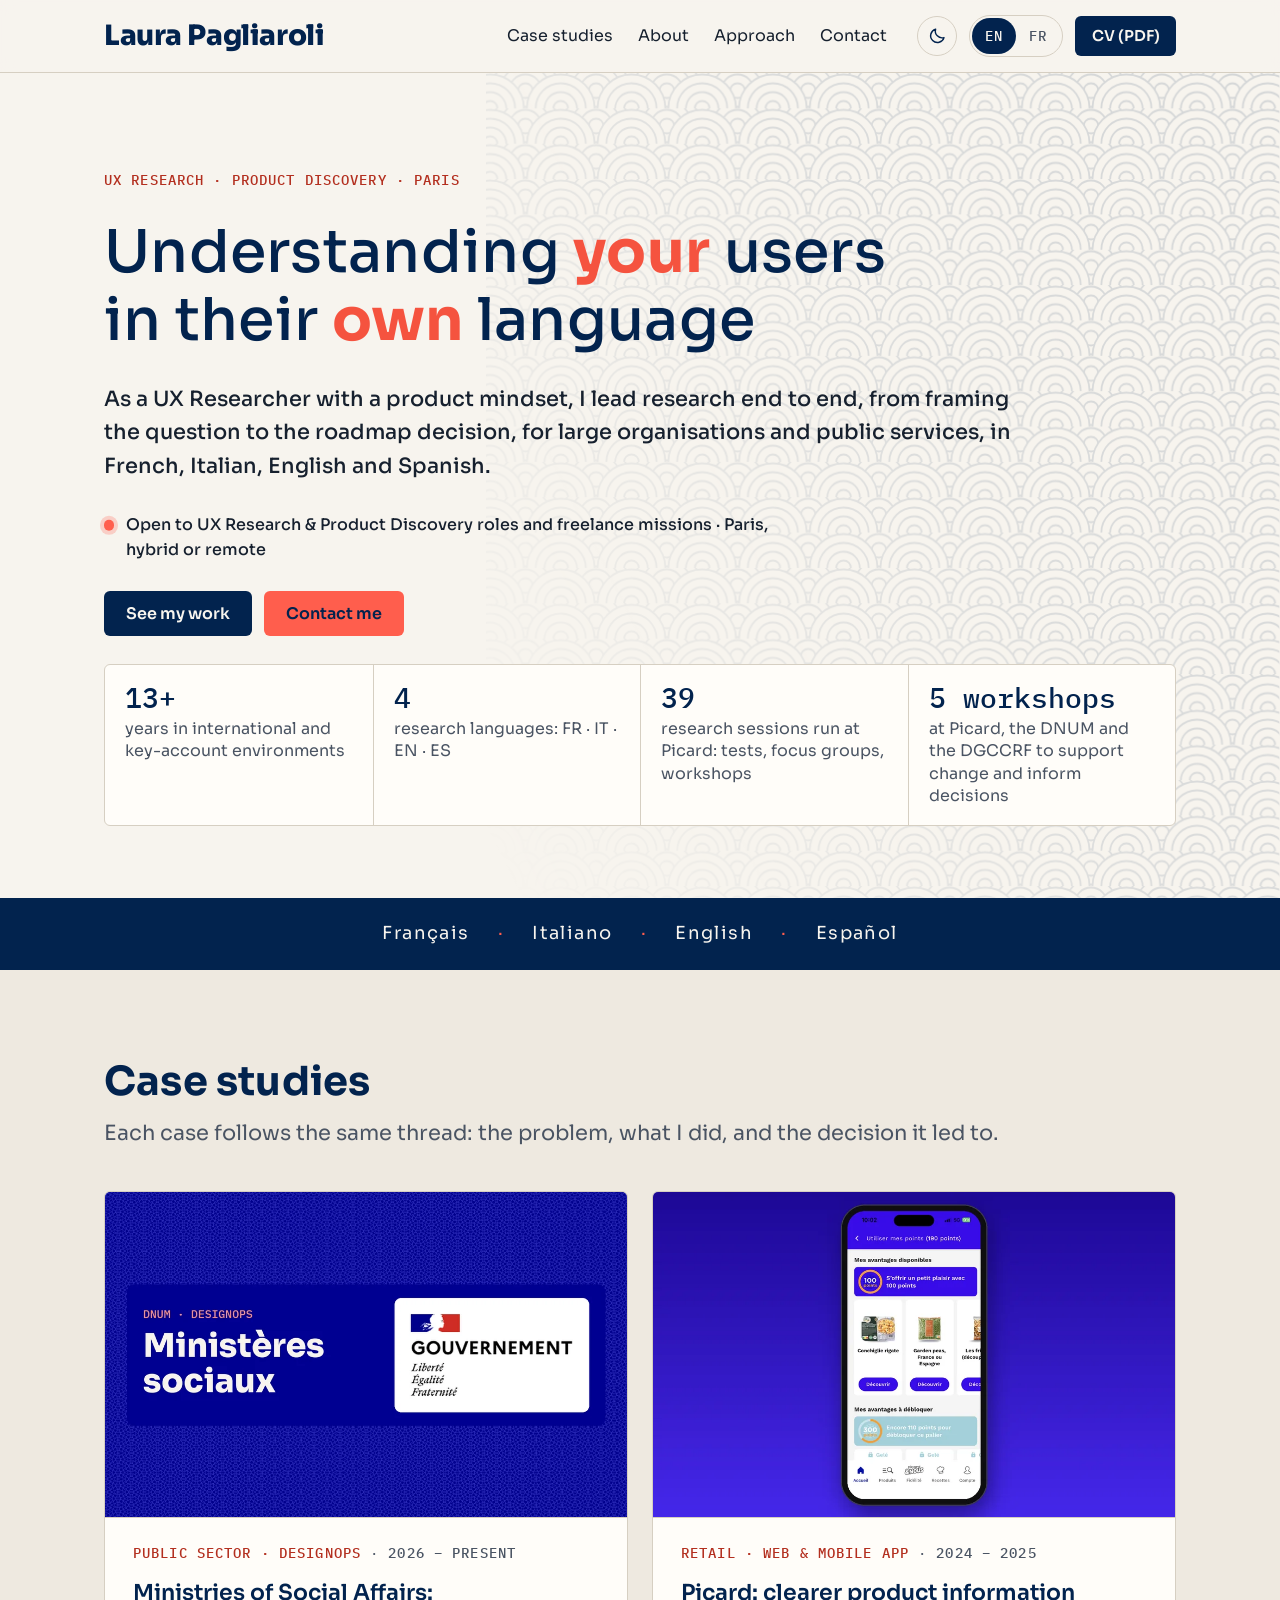
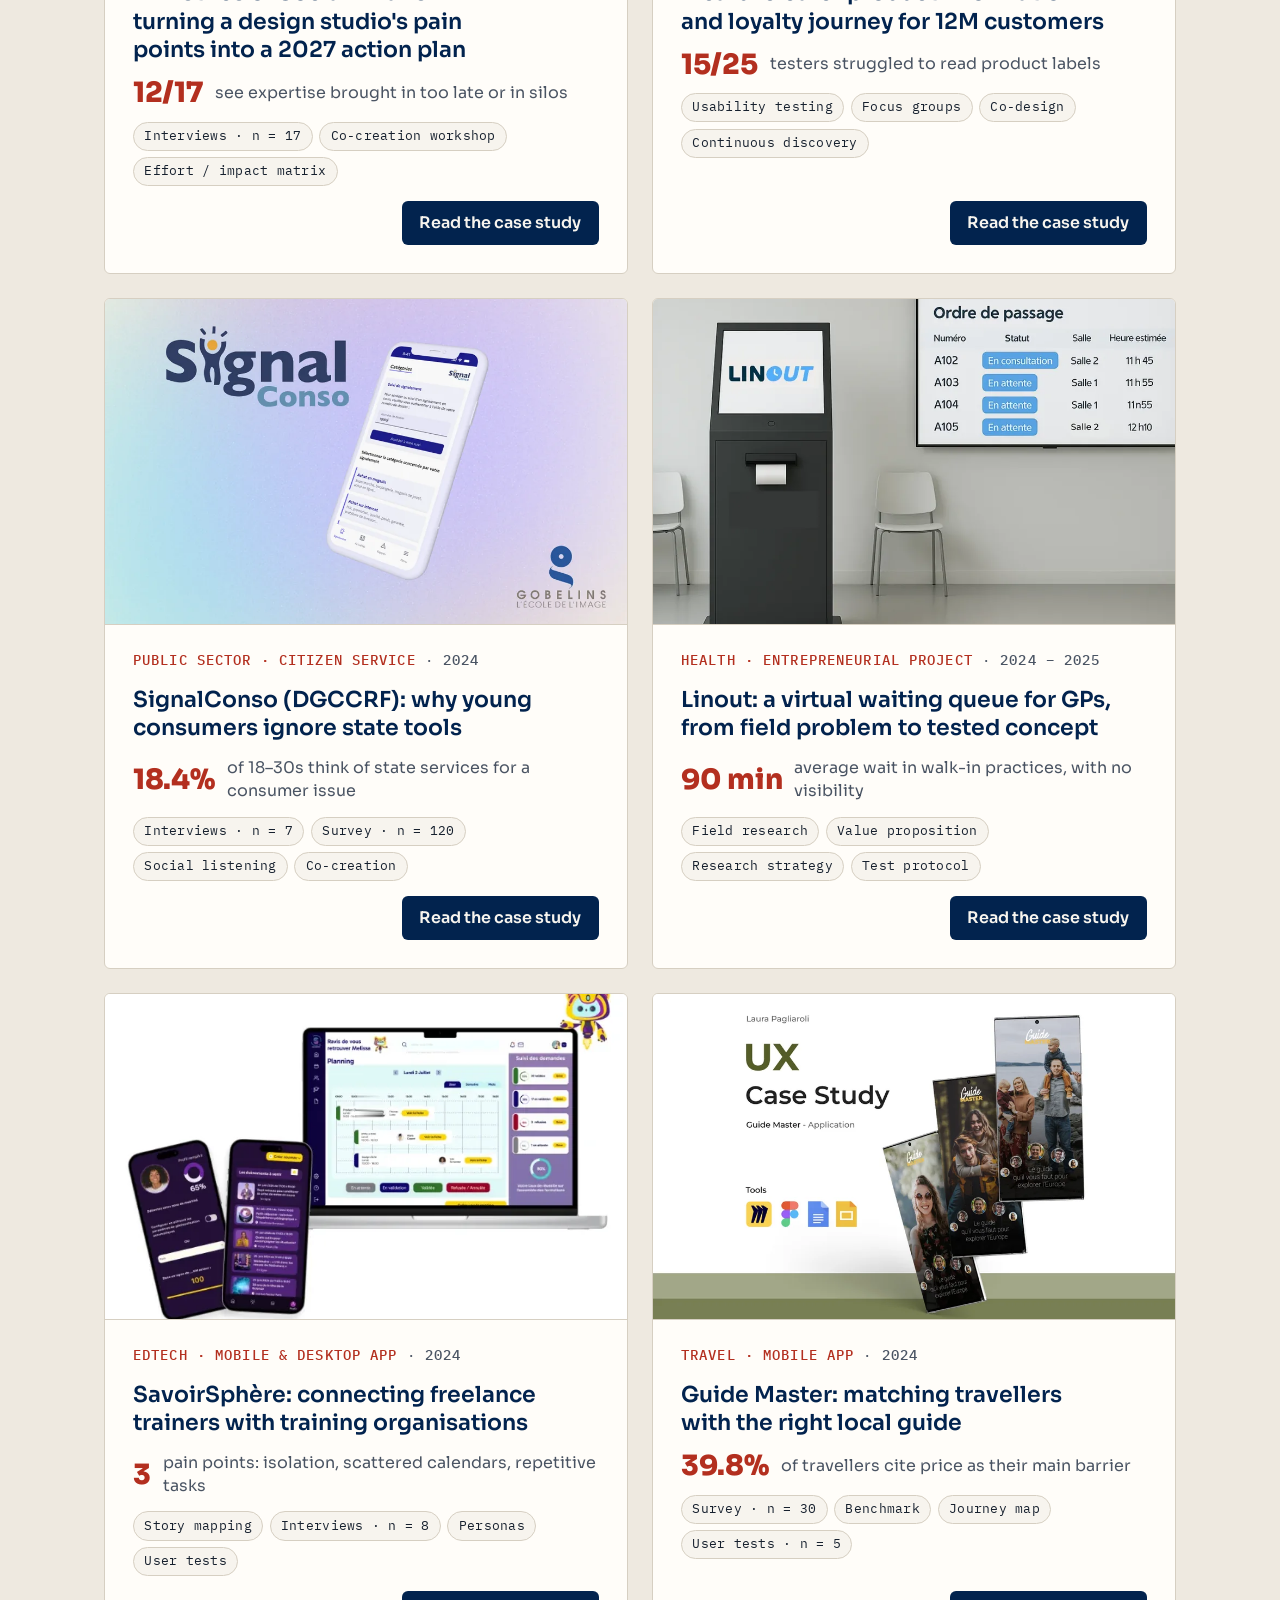
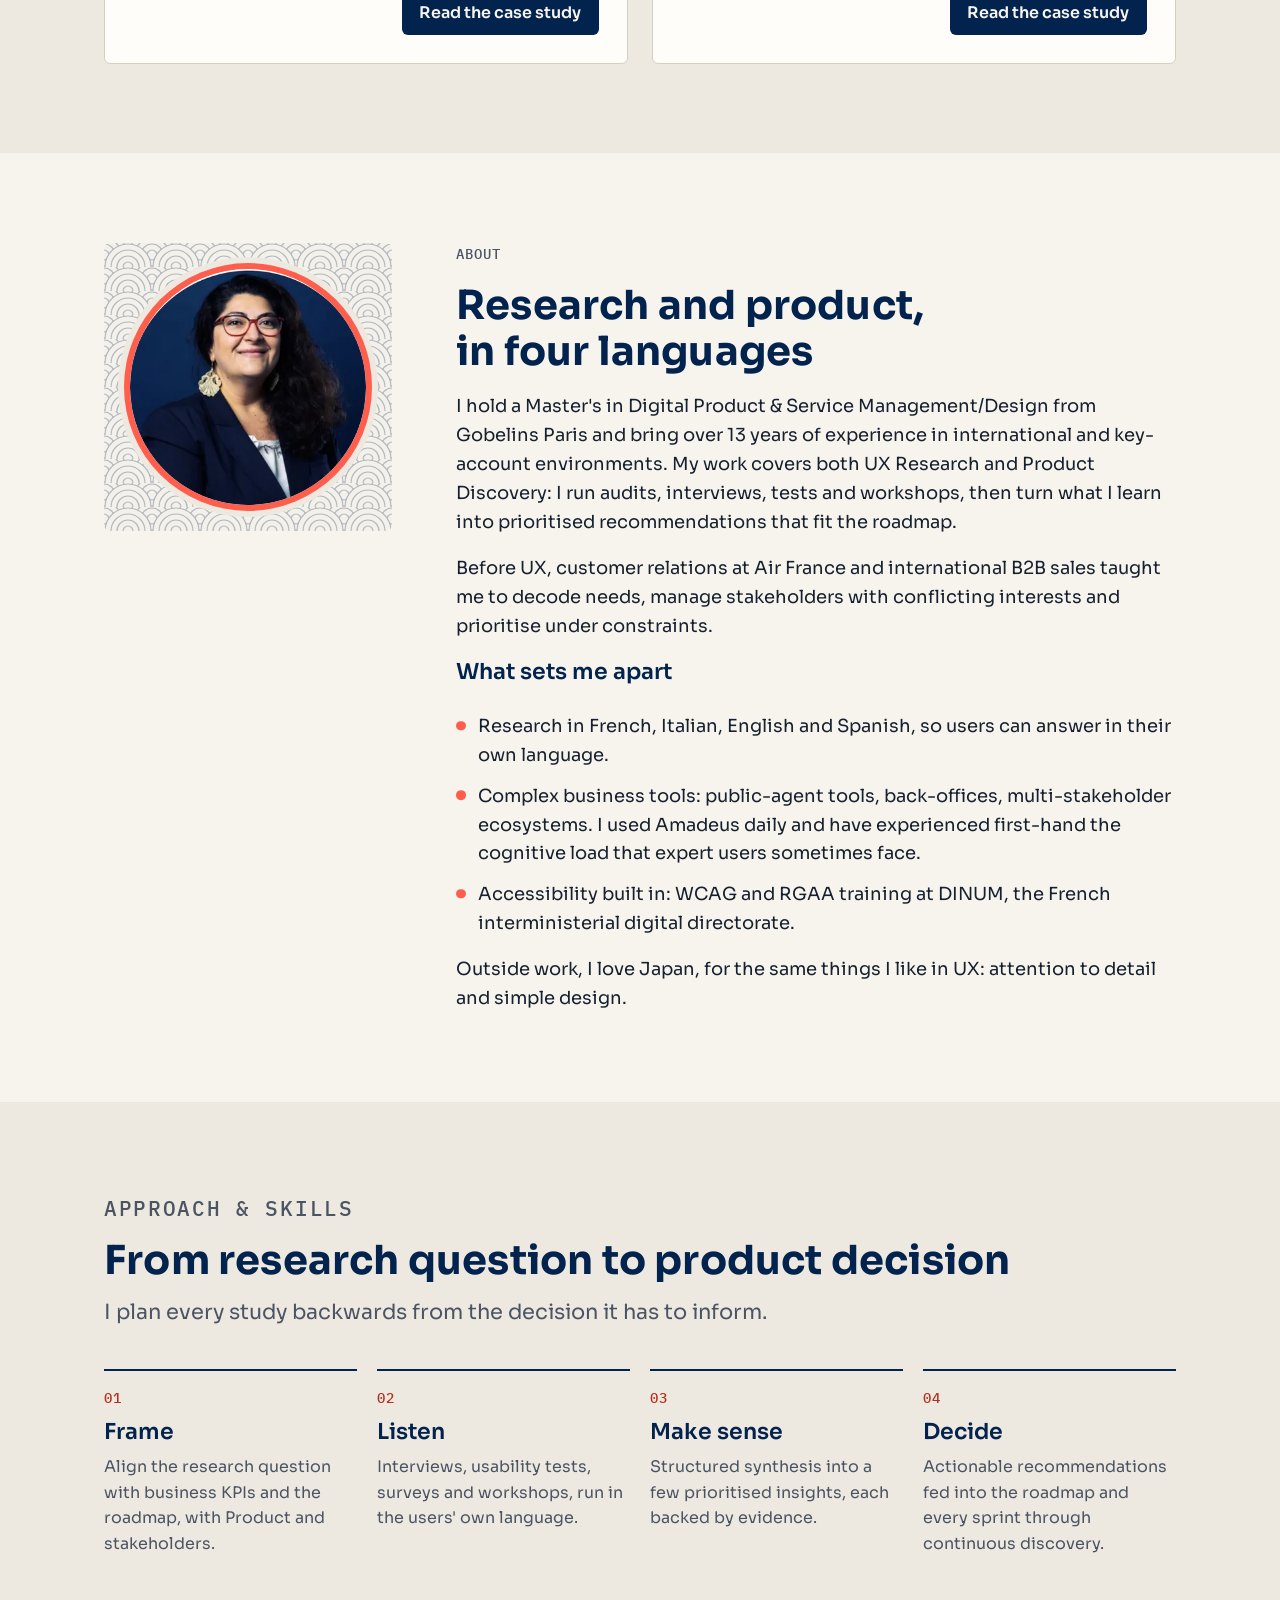
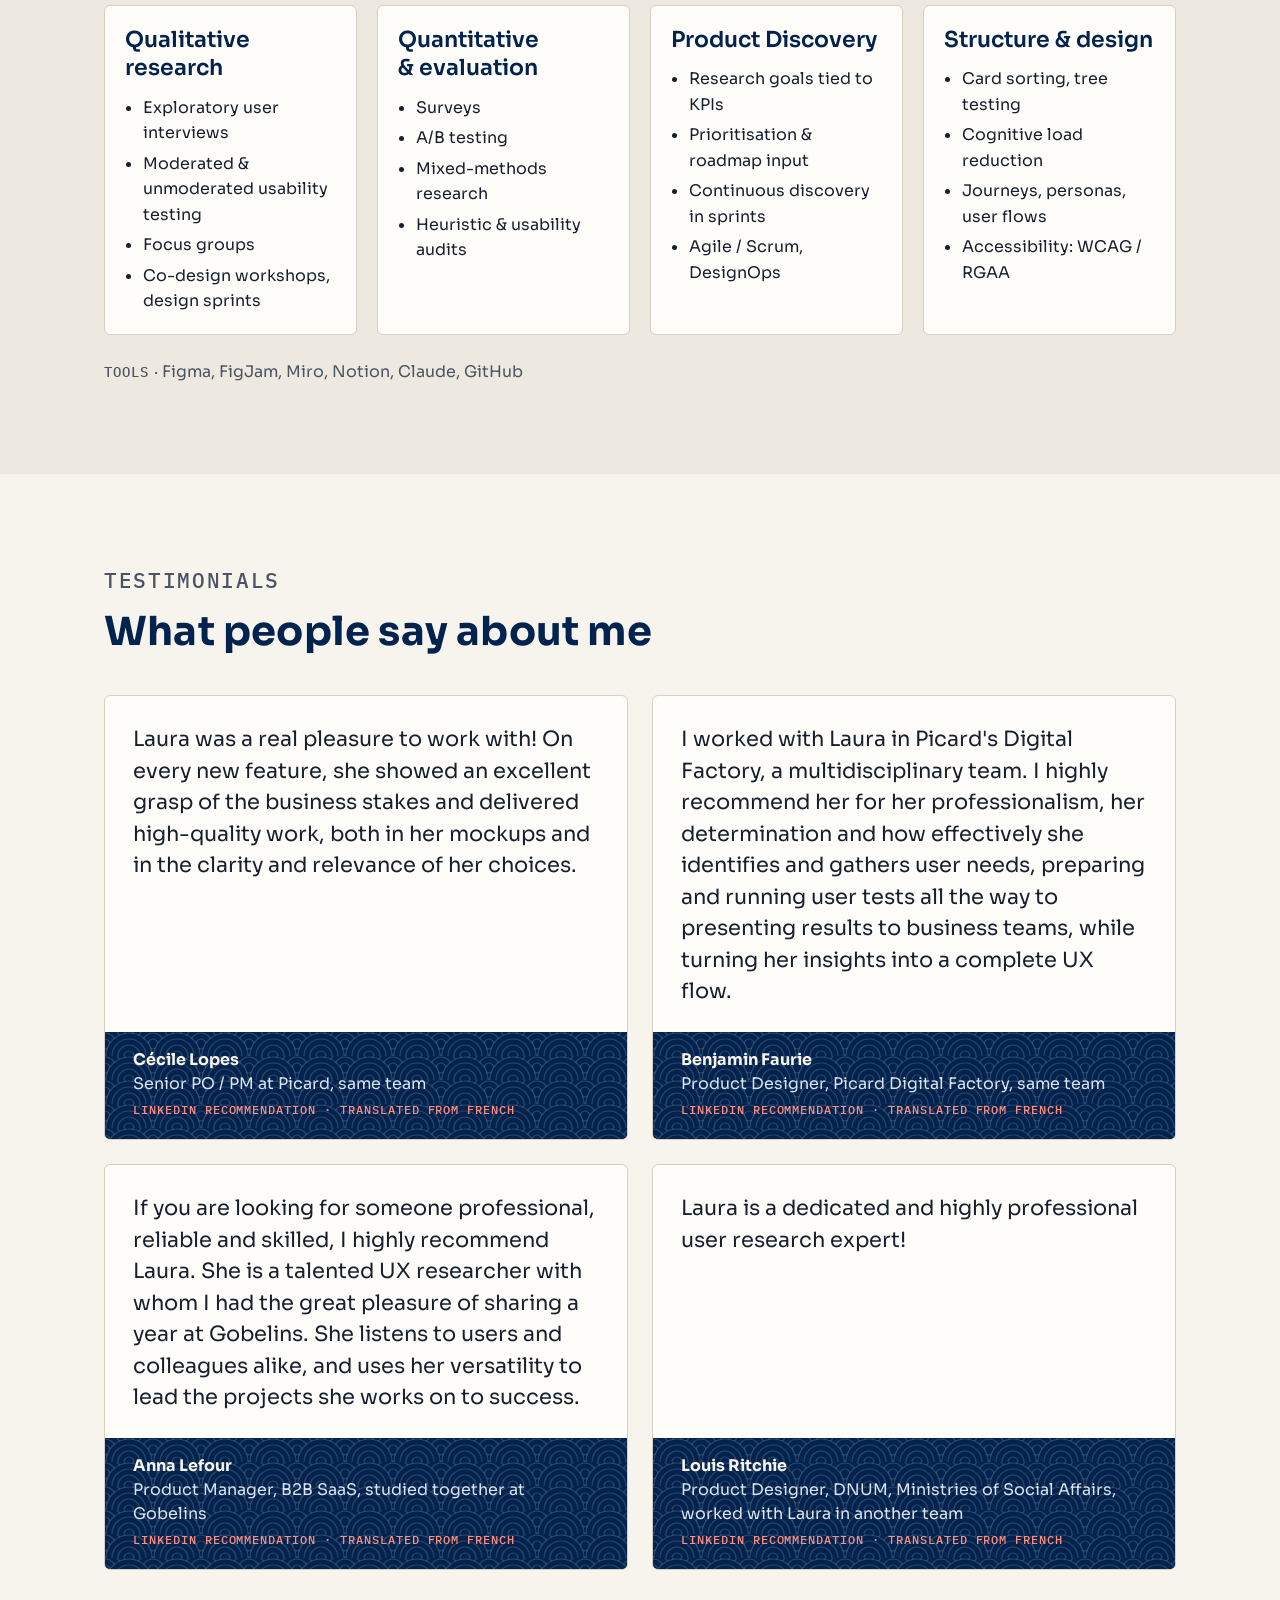
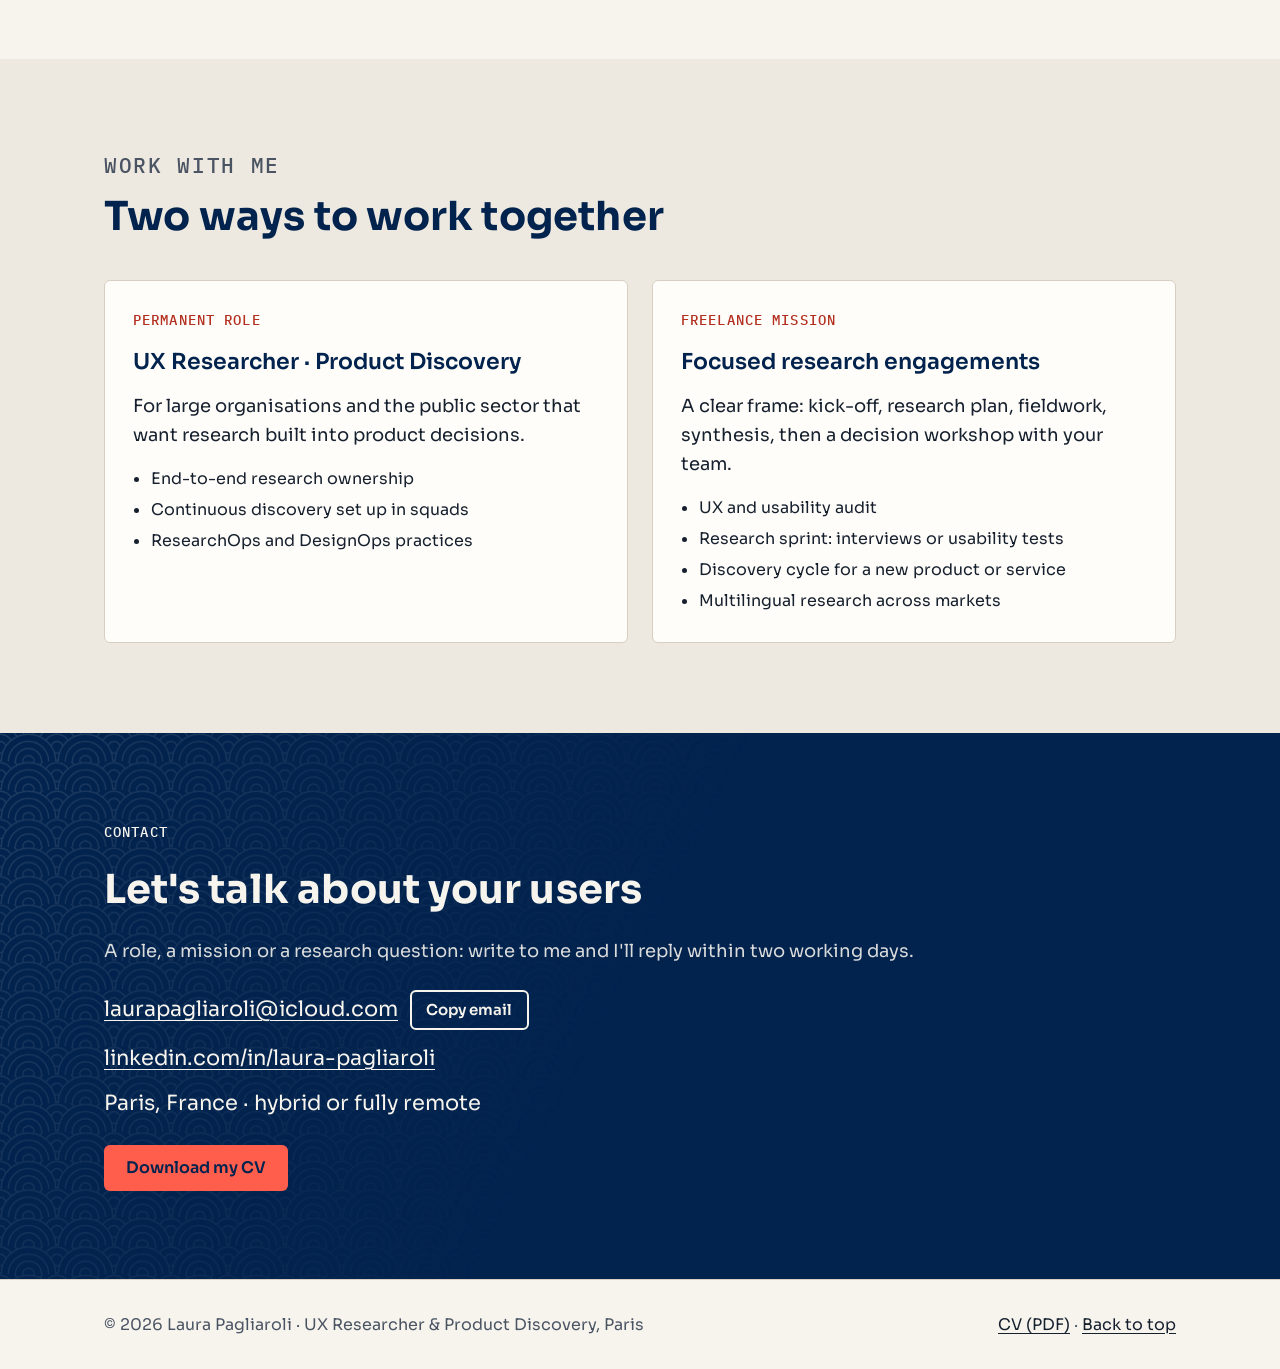
<file: index.html>
<!DOCTYPE html>
<html lang="en">
<head>
<meta charset="utf-8">
<meta name="viewport" content="width=device-width, initial-scale=1">

<!-- ================= SEO =================
     Site address: https://laurapagliaroli.github.io/Portfolio/ (also in sitemap.xml and robots.txt). -->
<title>Laura Pagliaroli · UX Researcher &amp; Product Discovery · Paris</title>
<meta name="description" content="Laura Pagliaroli, UX Researcher and Product Discovery specialist in Paris. End-to-end user research, usability testing and co-design in French, Italian, English and Spanish, turned into product decisions for large organisations and the public sector.">
<meta name="keywords" content="UX Researcher, UX Research, Product Discovery, user research, recherche utilisateur, usability testing, test utilisateur, mixed-methods research, product strategy, continuous discovery, UX audit, co-design workshops, information architecture, public sector UX, service public numérique, multilingual UX research, WCAG, RGAA, Paris, freelance UX Researcher">
<meta name="author" content="Laura Pagliaroli">
<meta name="robots" content="index, follow">
<link rel="canonical" href="https://laurapagliaroli.github.io/Portfolio/">

<!-- Open Graph (LinkedIn, Slack, etc.) -->
<meta property="og:type" content="profile">
<meta property="og:site_name" content="Laura Pagliaroli · UX Research">
<meta property="og:title" content="Laura Pagliaroli · UX Researcher &amp; Product Discovery">
<meta property="og:description" content="I help large organisations and public services understand their users in their own language, and turn those insights into product decisions.">
<meta property="og:url" content="https://laurapagliaroli.github.io/Portfolio/">
<meta property="og:image" content="https://laurapagliaroli.github.io/Portfolio/assets/og-image.png">
<meta property="og:image:width" content="1200">
<meta property="og:image:height" content="630">
<meta property="og:image:alt" content="Laura Pagliaroli, UX Researcher and Product Discovery, Paris. Japanese wave pattern on washi paper.">
<meta property="og:locale" content="en_GB">
<meta property="og:locale:alternate" content="fr_FR">
<meta property="profile:first_name" content="Laura">
<meta property="profile:last_name" content="Pagliaroli">
<meta name="twitter:card" content="summary_large_image">

<!-- Structured data: describes the person to search engines -->
<script type="application/ld+json">
{
  "@context": "https://schema.org",
  "@type": "Person",
  "name": "Laura Pagliaroli",
  "jobTitle": "UX Researcher · Product Discovery",
  "url": "https://laurapagliaroli.github.io/Portfolio/",
  "email": "mailto:laurapagliaroli@icloud.com",
  "address": { "@type": "PostalAddress", "addressLocality": "Paris", "addressCountry": "FR" },
  "alumniOf": { "@type": "CollegeOrUniversity", "name": "Gobelins Paris" },
  "knowsLanguage": ["fr", "it", "en", "es"],
  "knowsAbout": ["UX Research", "Product Discovery", "Usability testing", "User interviews", "Mixed-methods research", "Co-design workshops", "Information architecture", "UX audit", "Digital accessibility (WCAG, RGAA)", "DesignOps"],
  "sameAs": ["https://www.linkedin.com/in/laura-pagliaroli"]
}
</script>

<link rel="icon" href="data:image/svg+xml,%3Csvg xmlns='http://www.w3.org/2000/svg' viewBox='0 0 64 64'%3E%3Crect width='64' height='64' rx='14' fill='%2302234E'/%3E%3Ctext x='32' y='43' font-size='30' font-weight='800' text-anchor='middle' fill='%23F7F4EE' font-family='Sora,Arial,sans-serif' letter-spacing='-1'%3ELP%3C/text%3E%3Crect x='14' y='50' width='36' height='4' rx='2' fill='%23FF5E4D'/%3E%3C/svg%3E">
<link rel="preconnect" href="https://fonts.googleapis.com">
<link rel="preconnect" href="https://fonts.gstatic.com" crossorigin>
<link href="https://fonts.googleapis.com/css2?family=IBM+Plex+Mono:wght@400;500&amp;family=Sora:wght@400;500;600;700;800&amp;display=swap" rel="stylesheet">
<script>
/* Preview only (framed): after a new version reloads the entry page, go back to the page the reader was on. */
(function () {
  try {
    if (window.self === window.top) return;
    var ref = document.referrer, sameSite = false;
    try { sameSite = ref && new URL(ref).origin === location.origin; } catch (e) {}
    if (sameSite) return; // the reader navigated here on purpose
    var v = JSON.parse(sessionStorage.getItem("lp-last-view") || "null");
    if (!v || Date.now() - v.t > 3600000) return;
    sessionStorage.setItem("lp-restore-y", String(v.y || 0));
    if (v.page) location.replace(v.page + (v.hash || "")); // relative: stays in the current version
  } catch (e) {}
})();
</script>
<script>/* every page opens in light mode */document.documentElement.setAttribute("data-theme","light")</script>
<link rel="stylesheet" href="assets/styles.css">
</head>
<body>
<a class="skip-link" href="#main" data-i18n="skip">Skip to content</a>

<!-- ================= HEADER ================= -->
<header class="site-header">
  <div class="container site-header__inner">
    <a class="brand" href="#top" aria-label="Laura Pagliaroli, home" data-i18n-aria="aria.3">Laura Pagliaroli</a>
    <button class="menu-toggle" type="button" aria-expanded="false" aria-controls="site-nav" id="menu-toggle">
      <span data-i18n="menu">Menu</span>
    </button>
    <nav class="nav" id="site-nav" aria-label="Main" data-i18n-aria="aria.4">
      <a href="#work" data-i18n="nav.work">Case studies</a>
      <a href="#about" data-i18n="nav.about">About</a>
      <a href="#approach" data-i18n="nav.approach">Approach</a>
      <a href="#contact" data-i18n="nav.contact">Contact</a>
    </nav>
    <div class="header-actions">
      <button type="button" class="theme-toggle" id="theme-toggle" aria-pressed="false">
        <svg class="icon-moon" viewBox="0 0 24 24" aria-hidden="true" focusable="false"><path d="M20 14.5A8.5 8.5 0 0 1 9.5 4a8.5 8.5 0 1 0 10.5 10.5Z" fill="none" stroke="currentColor" stroke-width="1.8" stroke-linejoin="round"/></svg>
        <svg class="icon-sun" viewBox="0 0 24 24" aria-hidden="true" focusable="false"><circle cx="12" cy="12" r="4.2" fill="none" stroke="currentColor" stroke-width="1.8"/><path d="M12 2.5v2.2M12 19.3v2.2M2.5 12h2.2M19.3 12h2.2M5.3 5.3l1.6 1.6M17.1 17.1l1.6 1.6M5.3 18.7l1.6-1.6M17.1 6.9l1.6-1.6" stroke="currentColor" stroke-width="1.8" stroke-linecap="round"/></svg>
        <span class="visually-hidden" id="theme-toggle-label">Switch to dark mode</span>
      </button>
      <div class="lang-switch" role="group" aria-label="Language" data-i18n-aria="aria.2">
        <button type="button" data-lang="en" aria-pressed="true" lang="en"><span aria-hidden="true">EN</span><span class="visually-hidden">English</span></button>
        <button type="button" data-lang="fr" aria-pressed="false" lang="fr"><span aria-hidden="true">FR</span><span class="visually-hidden">Français</span></button>
      </div>
      <a class="btn btn--primary btn--small btn--download" href="assets/Laura_Pagliaroli_CV_UX_Researcher_EN.pdf" download="Laura_Pagliaroli_CV_UX_Researcher_EN.pdf" data-i18n="cv.short">CV (PDF)</a>
    </div>
  </div>
</header>

<main id="main">

<!-- ================= HERO ================= -->
<section class="hero" id="top" aria-labelledby="hero-title">
  <div class="waves" aria-hidden="true">
    <svg viewBox="0 0 800 560" preserveAspectRatio="xMaxYMin slice" focusable="false">
      <defs>
        <pattern id="sg-hero" width="48" height="24" patternUnits="userSpaceOnUse">
          <g class="scale">
            <circle cx="0" cy="12" r="23"/><circle cx="0" cy="12" r="17"/><circle cx="0" cy="12" r="11"/><circle cx="0" cy="12" r="5"/>
            <circle cx="48" cy="12" r="23"/><circle cx="48" cy="12" r="17"/><circle cx="48" cy="12" r="11"/><circle cx="48" cy="12" r="5"/>
            <circle cx="24" cy="24" r="23"/><circle cx="24" cy="24" r="17"/><circle cx="24" cy="24" r="11"/><circle cx="24" cy="24" r="5"/>
          </g>
        </pattern>
        <linearGradient id="fade-hero" x1="1" y1="0" x2="0" y2="0.35">
          <stop offset="0" stop-color="#fff"/><stop offset="0.4" stop-color="#fff" stop-opacity="0.8"/><stop offset="0.9" stop-color="#fff" stop-opacity="0"/>
        </linearGradient>
        <mask id="m-hero"><rect width="800" height="560" fill="url(#fade-hero)"/></mask>
      </defs>
      <rect width="800" height="560" fill="url(#sg-hero)" mask="url(#m-hero)"/>
    </svg>
  </div>

  <div class="container hero__inner">
    <p class="label label--coral" data-i18n="hero.eyebrow">UX Research · Product Discovery · Paris</p>
    <h1 id="hero-title" data-i18n="hero.title">Understanding <span class="accent">your</span> users<br class="line-break"> in their <span class="accent">own</span> language</h1>
    <p class="hero__lead" data-i18n="hero.lead">As a UX Researcher with a product mindset, I lead research end to end, from framing the question to the roadmap decision, for large organisations and public services, in French, Italian, English and Spanish.</p>
    <p class="availability"><span class="availability__dot" aria-hidden="true"></span><span data-i18n="hero.availability">Open to UX Research &amp; Product Discovery roles and freelance missions · Paris, hybrid or remote</span></p>
    <div class="hero__ctas">
      <a class="btn btn--primary btn--arrow" href="#work" data-i18n="cta.work">See my work</a>
      <a class="btn btn--coral" href="#contact" data-i18n="cta.contact">Contact me</a>
    </div>

    <ul class="proof" aria-label="Key figures" data-i18n-aria="aria.1">
      <li><strong>13+</strong><span data-i18n="proof.1">years in international and key-account environments</span></li>
      <li><strong>4</strong><span data-i18n="proof.2">research languages: FR · IT · EN · ES</span></li>
      <li><strong>39</strong><span data-i18n="proof.3">research sessions run at Picard: tests, focus groups, workshops</span></li>
      <li><strong data-i18n="proof.4n">5&nbsp;workshops</strong><span data-i18n="proof.4">at Picard, the DNUM and the DGCCRF to support change and inform decisions</span></li>
    </ul>
  </div>
</section>

<!-- Language band (echo of the LinkedIn banner) -->
<div class="band" aria-label="Research languages" data-i18n-aria="aria.6">
  <div class="container band__inner">
    <span lang="fr">Français</span><span aria-hidden="true">·</span>
    <span lang="it">Italiano</span><span aria-hidden="true">·</span>
    <span lang="en">English</span><span aria-hidden="true">·</span>
    <span lang="es">Español</span>
  </div>
</div>

<!-- ================= ABOUT ================= -->
<section class="section section--sand" id="work" aria-labelledby="work-title">
  <div class="container">
    <div class="section-head">
      <h2 id="work-title" data-i18n="work.title">Case studies</h2>
      <p data-i18n="work.intro">Each case follows the same thread: the problem, what I did, and the decision it led to.</p>
    </div>

    <ul class="cases">
      <!-- Ordered from most recent to oldest -->
      <li>
        <article class="case-card">
          <div class="case-card__thumb"><img src="assets/thumb-designops.webp" width="960" height="600" loading="lazy" decoding="async" alt=""></div>
          <div class="case-card__body">
            <p class="case-card__eyebrow"><span class="label label--coral" data-i18n="c3.sector">Public sector · DesignOps</span><span aria-hidden="true"> · </span><span class="label" data-i18n="c3.date">2026 – present</span></p>
            <h3><a href="case-studies/designops-ministeres-sociaux.html" data-i18n="c3.title">Ministries of Social Affairs: turning a design studio's pain points into a 2027 action plan</a></h3>
            <p class="case-card__metric"><strong data-i18n="c3.mv">12/17</strong> <span data-i18n="c3.ml">see expertise brought in too late or in silos</span></p>
            <ul class="tags" aria-label="Methods" data-i18n-aria="aria.5">
            <li data-i18n="m.37">Interviews · n = 17</li><li data-i18n="m.38">Co-creation workshop</li><li data-i18n="m.39">Effort / impact matrix</li>
          </ul>
            <span class="case-card__link" aria-hidden="true" data-i18n="read">Read the case study</span>
          </div>
        </article>
      </li>
      <li>
        <article class="case-card">
          <div class="case-card__thumb"><img src="assets/thumb-picard.webp" width="960" height="600" loading="lazy" decoding="async" alt=""></div>
          <div class="case-card__body">
            <p class="case-card__eyebrow"><span class="label label--coral" data-i18n="c1.sector">Retail · Web &amp; mobile app</span><span aria-hidden="true"> · </span><span class="label">2024 – 2025</span></p>
            <h3><a href="case-studies/picard-product-tiles-loyalty.html" data-i18n="c1.title">Picard: clearer product information and loyalty journey for 12M customers</a></h3>
            <p class="case-card__metric"><strong data-i18n="c1.mv">15/25</strong> <span data-i18n="c1.ml">testers struggled to read product labels</span></p>
            <ul class="tags" aria-label="Methods" data-i18n-aria="aria.5">
            <li data-i18n="m.1">Usability testing</li><li data-i18n="m.2">Focus groups</li><li data-i18n="m.3">Co-design</li><li data-i18n="m.4">Continuous discovery</li>
          </ul>
            <span class="case-card__link" aria-hidden="true" data-i18n="read">Read the case study</span>
          </div>
        </article>
      </li>

          <li>
        <article class="case-card">
          <div class="case-card__thumb"><img src="assets/thumb-signalconso.webp" width="960" height="600" loading="lazy" decoding="async" alt=""></div>
          <div class="case-card__body">
            <p class="case-card__eyebrow"><span class="label label--coral" data-i18n="c2.sector">Public sector · Citizen service</span><span aria-hidden="true"> · </span><span class="label">2024</span></p>
            <h3><a href="case-studies/signalconso-dgccrf.html" data-i18n="c2.title">SignalConso (DGCCRF): why young consumers ignore state tools</a></h3>
            <p class="case-card__metric"><strong data-i18n="c2.mv">18.4%</strong> <span data-i18n="c2.ml">of 18–30s think of state services for a consumer issue</span></p>
            <ul class="tags" aria-label="Methods" data-i18n-aria="aria.5">
            <li data-i18n="m.8">Interviews · n = 7</li><li data-i18n="m.9">Survey · n = 120</li><li data-i18n="m.10">Social listening</li><li data-i18n="m.11">Co-creation</li>
          </ul>
            <span class="case-card__link" aria-hidden="true" data-i18n="read">Read the case study</span>
          </div>
        </article>
      </li>
      <li>
        <article class="case-card">
          <div class="case-card__thumb"><img src="assets/thumb-linout.webp" width="960" height="600" loading="lazy" decoding="async" alt=""></div>
          <div class="case-card__body">
            <p class="case-card__eyebrow"><span class="label label--coral" data-i18n="c4.sector">Health · Entrepreneurial project</span><span aria-hidden="true"> · </span><span class="label">2024 – 2025</span></p>
            <h3><a href="case-studies/linout-virtual-waiting-queue.html" data-i18n="c4.title">Linout: a virtual waiting queue for GPs, from field problem to tested concept</a></h3>
            <p class="case-card__metric"><strong data-i18n="c4.mv">90 min</strong> <span data-i18n="c4.ml">average wait in walk-in practices, with no visibility</span></p>
            <ul class="tags" aria-label="Methods" data-i18n-aria="aria.5">
            <li data-i18n="m.5">Field research</li><li data-i18n="m.6">Value proposition</li><li data-i18n="m.35">Research strategy</li><li data-i18n="m.36">Test protocol</li>
          </ul>
            <span class="case-card__link" aria-hidden="true" data-i18n="read">Read the case study</span>
          </div>
        </article>
      </li>

      <li>
        <article class="case-card">
          <div class="case-card__thumb"><img src="assets/thumb-savoirsphere.webp" width="710" height="444" loading="lazy" decoding="async" alt=""></div>
          <div class="case-card__body">
            <p class="case-card__eyebrow"><span class="label label--coral" data-i18n="c5.sector">EdTech · Mobile &amp; desktop app</span><span aria-hidden="true"> · </span><span class="label">2024</span></p>
            <h3><a href="case-studies/savoirsphere-teacher-app.html" data-i18n="c5.title">SavoirSphère: connecting freelance trainers with training organisations</a></h3>
            <p class="case-card__metric"><strong data-i18n="c5.mv">3</strong> <span data-i18n="c5.ml">pain points: isolation, scattered calendars, repetitive tasks</span></p>
            <ul class="tags" aria-label="Methods" data-i18n-aria="aria.5"><li data-i18n="m.12">Story mapping</li><li data-i18n="m.13">Interviews · n = 8</li><li data-i18n="m.14">Personas</li><li data-i18n="m.15">User tests</li></ul>
            <span class="case-card__link" aria-hidden="true" data-i18n="read">Read the case study</span>
          </div>
        </article>
      </li>
      <li>
        <article class="case-card">
          <div class="case-card__thumb"><img src="assets/thumb-guidemaster.webp" width="960" height="600" loading="lazy" decoding="async" alt=""></div>
          <div class="case-card__body">
            <p class="case-card__eyebrow"><span class="label label--coral" data-i18n="c6.sector">Travel · Mobile app</span><span aria-hidden="true"> · </span><span class="label">2024</span></p>
            <h3><a href="case-studies/guide-master-travel-app.html" data-i18n="c6.title">Guide Master: matching travellers with the right local guide</a></h3>
            <p class="case-card__metric"><strong data-i18n="c6.mv">39.8%</strong> <span data-i18n="c6.ml">of travellers cite price as their main barrier</span></p>
            <ul class="tags" aria-label="Methods" data-i18n-aria="aria.5"><li data-i18n="m.16">Survey · n = 30</li><li data-i18n="m.17">Benchmark</li><li data-i18n="m.18">Journey map</li><li data-i18n="m.19">User tests · n = 5</li></ul>
            <span class="case-card__link" aria-hidden="true" data-i18n="read">Read the case study</span>
          </div>
        </article>
      </li>

    </ul>
  </div>
</section>

<section class="section" id="about" aria-labelledby="about-title">
  <div class="container about">
    <figure class="portrait">
      <!-- Seigaiha waves behind the photo, coral ring -->
      <svg class="portrait__waves" viewBox="0 0 288 288" aria-hidden="true" focusable="false">
        <defs>
          <pattern id="sg-portrait" width="48" height="24" patternUnits="userSpaceOnUse">
            <g class="scale">
              <circle cx="0" cy="12" r="23"/><circle cx="0" cy="12" r="17"/><circle cx="0" cy="12" r="11"/><circle cx="0" cy="12" r="5"/>
              <circle cx="48" cy="12" r="23"/><circle cx="48" cy="12" r="17"/><circle cx="48" cy="12" r="11"/><circle cx="48" cy="12" r="5"/>
              <circle cx="24" cy="24" r="23"/><circle cx="24" cy="24" r="17"/><circle cx="24" cy="24" r="11"/><circle cx="24" cy="24" r="5"/>
            </g>
          </pattern>
        </defs>
        <rect width="288" height="288" fill="url(#sg-portrait)"/>
      </svg>
      <img class="portrait__img" src="assets/laura-pagliaroli.webp" srcset="assets/laura-pagliaroli-360.webp 360w, assets/laura-pagliaroli.webp 720w" sizes="(max-width: 760px) 70vw, 18rem" width="720" height="720" loading="lazy" decoding="async" alt="Portrait of Laura Pagliaroli, smiling, wearing red glasses and a navy blazer">
    </figure>
    <div class="about__text">
      <p class="label" data-i18n="ab.eyebrow">About</p>
      <h2 id="about-title" data-i18n="ab.title">Research and product, in four languages</h2>
      <p data-i18n="ab.p1">I hold a Master's in Digital Product &amp; Service Management/Design from Gobelins Paris and bring over 13 years of experience in international and key-account environments. My work covers both UX Research and Product Discovery: I run audits, interviews, tests and workshops, then turn what I learn into prioritised recommendations that fit the roadmap.</p>
      <p data-i18n="ab.p2">Before UX, customer relations at Air France and international B2B sales taught me to decode needs, manage stakeholders with conflicting interests and prioritise under constraints.</p>
      <h3 data-i18n="ab.h3">What sets me apart</h3>
      <ul class="distinct">
        <li data-i18n="ab.d1">Research in French, Italian, English and Spanish, so users can answer in their own language.</li>
        <li data-i18n="ab.d2">Complex business tools: public-agent tools, back-offices, multi-stakeholder ecosystems. I used Amadeus daily and have experienced first-hand the cognitive load that expert users sometimes face.</li>
        <li data-i18n="ab.d3">Accessibility built in: WCAG and RGAA training at DINUM, the French interministerial digital directorate.</li>
      </ul>
      <p data-i18n="ab.japan">Outside work, I love Japan, for the same things I like in UX: attention to detail and simple design.</p>
    </div>
  </div>
</section>

<!-- ================= APPROACH & METHODS ================= -->
<section class="section section--sand" id="approach" aria-labelledby="approach-title">
  <div class="container">
    <div class="section-head">
      <p class="label" data-i18n="ap.eyebrow">Approach &amp; skills</p>
      <h2 id="approach-title" data-i18n="ap.title">From research question to product decision</h2>
      <p data-i18n="ap.intro">I plan every study backwards from the decision it has to inform.</p>
    </div>

    <ol class="steps">
      <li><span class="label label--coral">01</span><h3 data-i18n="s1.t">Frame</h3><p data-i18n="s1.d">Align the research question with business KPIs and the roadmap, with Product and stakeholders.</p></li>
      <li><span class="label label--coral">02</span><h3 data-i18n="s2.t">Listen</h3><p data-i18n="s2.d">Interviews, usability tests, surveys and workshops, run in the users' own language.</p></li>
      <li><span class="label label--coral">03</span><h3 data-i18n="s3.t">Make sense</h3><p data-i18n="s3.d">Structured synthesis into a few prioritised insights, each backed by evidence.</p></li>
      <li><span class="label label--coral">04</span><h3 data-i18n="s4.t">Decide</h3><p data-i18n="s4.d">Actionable recommendations fed into the roadmap and every sprint through continuous discovery.</p></li>
    </ol>

    <div class="methods">
      <div>
        <h3 data-i18n="m1.t">Qualitative research</h3>
        <ul>
          <li data-i18n="m.20">Exploratory user interviews</li><li data-i18n="m.21">Moderated &amp; unmoderated usability testing</li><li data-i18n="m.2">Focus groups</li><li data-i18n="m.22">Co-design workshops, design sprints</li>
        </ul>
      </div>
      <div>
        <h3 data-i18n="m2.t">Quantitative &amp; evaluation</h3>
        <ul>
          <li data-i18n="m.23">Surveys</li><li data-i18n="m.24">A/B testing</li><li data-i18n="m.25">Mixed-methods research</li><li data-i18n="m.26">Heuristic &amp; usability audits</li>
        </ul>
      </div>
      <div>
        <h3 data-i18n="m3.t">Product Discovery</h3>
        <ul>
          <li data-i18n="m.27">Research goals tied to KPIs</li><li data-i18n="m.28">Prioritisation &amp; roadmap input</li><li data-i18n="m.29">Continuous discovery in sprints</li><li data-i18n="m.30">Agile / Scrum, DesignOps</li>
        </ul>
      </div>
      <div>
        <h3 data-i18n="m4.t">Structure &amp; design</h3>
        <ul>
          <li data-i18n="m.31">Card sorting, tree testing</li><li data-i18n="m.32">Cognitive load reduction</li><li data-i18n="m.33">Journeys, personas, user flows</li><li data-i18n="m.34">Accessibility: WCAG / RGAA</li>
        </ul>
      </div>
    </div>
    <p class="tools"><span class="label" data-i18n="tools">Tools</span> · Figma, FigJam, Miro, Notion, Claude, GitHub</p>
  </div>
</section>

<!-- ================= CASE STUDIES ================= -->


<!-- ================= TESTIMONIALS ================= -->
<section class="section" id="testimonials" aria-labelledby="testimonials-title">
  <div class="container">
    <div class="section-head">
      <p class="label" data-i18n="t.eyebrow">Testimonials</p>
      <h2 id="testimonials-title" data-i18n="t.title">What people say about me</h2>
    </div>
    <div class="quotes">
      <figure class="quote">
        <blockquote><p data-i18n="q1.text">Laura was a real pleasure to work with! On every new feature, she showed an excellent grasp of the business stakes and delivered high-quality work, both in her mockups and in the clarity and relevance of her choices.</p></blockquote>
        <figcaption><strong>Cécile Lopes</strong><span data-i18n="q1.role">Senior PO / PM at Picard, same team</span><br><span class="label" data-i18n="q.src">LinkedIn recommendation · translated from French</span></figcaption>
      </figure>
      <figure class="quote">
        <blockquote><p data-i18n="q2.text">I worked with Laura in Picard's Digital Factory, a multidisciplinary team. I highly recommend her for her professionalism, her determination and how effectively she identifies and gathers user needs, preparing and running user tests all the way to presenting results to business teams, while turning her insights into a complete UX flow.</p></blockquote>
        <figcaption><strong>Benjamin Faurie</strong><span data-i18n="q2.role">Product Designer, Picard Digital Factory, same team</span><br><span class="label" data-i18n="q.src">LinkedIn recommendation · translated from French</span></figcaption>
      </figure>
      <figure class="quote">
        <blockquote><p data-i18n="q3.text">If you are looking for someone professional, reliable and skilled, I highly recommend Laura. She is a talented UX researcher with whom I had the great pleasure of sharing a year at Gobelins. She listens to users and colleagues alike, and uses her versatility to lead the projects she works on to success.</p></blockquote>
        <figcaption><strong>Anna Lefour</strong><span data-i18n="q3.role">Product Manager, B2B SaaS, studied together at Gobelins</span><br><span class="label" data-i18n="q.src">LinkedIn recommendation · translated from French</span></figcaption>
      </figure>
      <figure class="quote">
        <blockquote><p data-i18n="q4.text">Laura is a dedicated and highly professional user research expert!</p></blockquote>
        <figcaption><strong>Louis Ritchie</strong><span data-i18n="q4.role">Product Designer, DNUM, Ministries of Social Affairs, worked with Laura in another team</span><br><span class="label" data-i18n="q.src">LinkedIn recommendation · translated from French</span></figcaption>
      </figure>
    </div>
  </div>
</section>

<!-- ================= WORK WITH ME ================= -->
<section class="section section--sand" id="collaborate" aria-labelledby="collab-title">
  <div class="container">
    <div class="section-head">
      <p class="label" data-i18n="co.eyebrow">Work with me</p>
      <h2 id="collab-title" data-i18n="co.title">Two ways to work together</h2>
    </div>
    <div class="offers">
      <article class="offer">
        <p class="label label--coral" data-i18n="o1.l">Permanent role</p>
        <h3 data-i18n="o1.t">UX Researcher · Product Discovery</h3>
        <p data-i18n="o1.p">For large organisations and the public sector that want research built into product decisions.</p>
        <ul>
          <li data-i18n="o1.a">End-to-end research ownership</li>
          <li data-i18n="o1.b">Continuous discovery set up in squads</li>
          <li data-i18n="o1.c">ResearchOps and DesignOps practices</li>
        </ul>
      </article>
      <article class="offer">
        <p class="label label--coral" data-i18n="o2.l">Freelance mission</p>
        <h3 data-i18n="o2.t">Focused research engagements</h3>
        <p data-i18n="o2.p">A clear frame: kick-off, research plan, fieldwork, synthesis, then a decision workshop with your team.</p>
        <ul>
          <li data-i18n="o2.a">UX and usability audit</li>
          <li data-i18n="o2.b">Research sprint: interviews or usability tests</li>
          <li data-i18n="o2.c">Discovery cycle for a new product or service</li>
          <li data-i18n="o2.d">Multilingual research across markets</li>
        </ul>
      </article>
    </div>
  </div>
</section>

<!-- ================= CONTACT ================= -->
<section class="contact" id="contact" aria-labelledby="contact-title">
  <div class="waves" aria-hidden="true">
    <svg viewBox="0 0 800 460" preserveAspectRatio="xMinYMin slice" focusable="false">
      <defs>
        <pattern id="sg-contact" width="48" height="24" patternUnits="userSpaceOnUse">
          <g class="scale">
            <circle cx="0" cy="12" r="23"/><circle cx="0" cy="12" r="17"/><circle cx="0" cy="12" r="11"/><circle cx="0" cy="12" r="5"/>
            <circle cx="48" cy="12" r="23"/><circle cx="48" cy="12" r="17"/><circle cx="48" cy="12" r="11"/><circle cx="48" cy="12" r="5"/>
            <circle cx="24" cy="24" r="23"/><circle cx="24" cy="24" r="17"/><circle cx="24" cy="24" r="11"/><circle cx="24" cy="24" r="5"/>
          </g>
        </pattern>
        <linearGradient id="fade-contact" x1="0" y1="0" x2="1" y2="0.3">
          <stop offset="0" stop-color="#fff"/><stop offset="0.75" stop-color="#fff" stop-opacity="0"/>
        </linearGradient>
        <mask id="m-contact"><rect width="800" height="460" fill="url(#fade-contact)"/></mask>
      </defs>
      <rect width="800" height="460" fill="url(#sg-contact)" mask="url(#m-contact)"/>
    </svg>
  </div>
  <div class="container contact__inner">
    <p class="label" data-i18n="ct.eyebrow">Contact</p>
    <h2 id="contact-title" data-i18n="ct.title">Let's talk about your users</h2>
    <p data-i18n="ct.p">A role, a mission or a research question: write to me and I'll reply within two working days.</p>
    <ul class="contact__list">
      <li class="contact__row">
        <a href="mailto:laurapagliaroli@icloud.com" id="email-link">laurapagliaroli@icloud.com</a>
        <button type="button" class="btn btn--ghost btn--small btn--copy" id="copy-email" data-i18n="ct.copy">Copy email</button>
        <span class="copy-status" id="copy-status" role="status" aria-live="polite"></span>
      </li>
      <li><a href="https://www.linkedin.com/in/laura-pagliaroli" rel="me">linkedin.com/in/laura-pagliaroli</a></li>
      <li data-i18n="ct.loc">Paris, France · hybrid or fully remote</li>
    </ul>
    <div class="hero__ctas">
      <a class="btn btn--coral btn--download" href="assets/Laura_Pagliaroli_CV_UX_Researcher_EN.pdf" download="Laura_Pagliaroli_CV_UX_Researcher_EN.pdf" data-i18n="cta.cv">Download my CV</a>
    </div>
  </div>
</section>
</main>

<a class="to-top" href="#top" id="to-top" data-i18n-aria="aria.top" aria-label="Back to top"><svg viewBox="0 0 24 24" aria-hidden="true" focusable="false"><path d="M12 19V5M5.5 11.5 12 5l6.5 6.5" fill="none" stroke="currentColor" stroke-width="2" stroke-linecap="round" stroke-linejoin="round"/></svg></a>
<footer class="site-footer">
  <div class="container site-footer__inner">
    <span>© <span id="year">2026</span> Laura Pagliaroli · UX Researcher &amp; Product Discovery, Paris</span>
    <span><a href="assets/Laura_Pagliaroli_CV_UX_Researcher_EN.pdf" download="Laura_Pagliaroli_CV_UX_Researcher_EN.pdf" data-i18n="cv.short">CV (PDF)</a> · <a href="#top" data-i18n="top">Back to top</a></span>
  </div>
</footer>

<script src="assets/i18n.js"></script>
<script src="assets/main.js"></script>
</body>
</html>
</file>
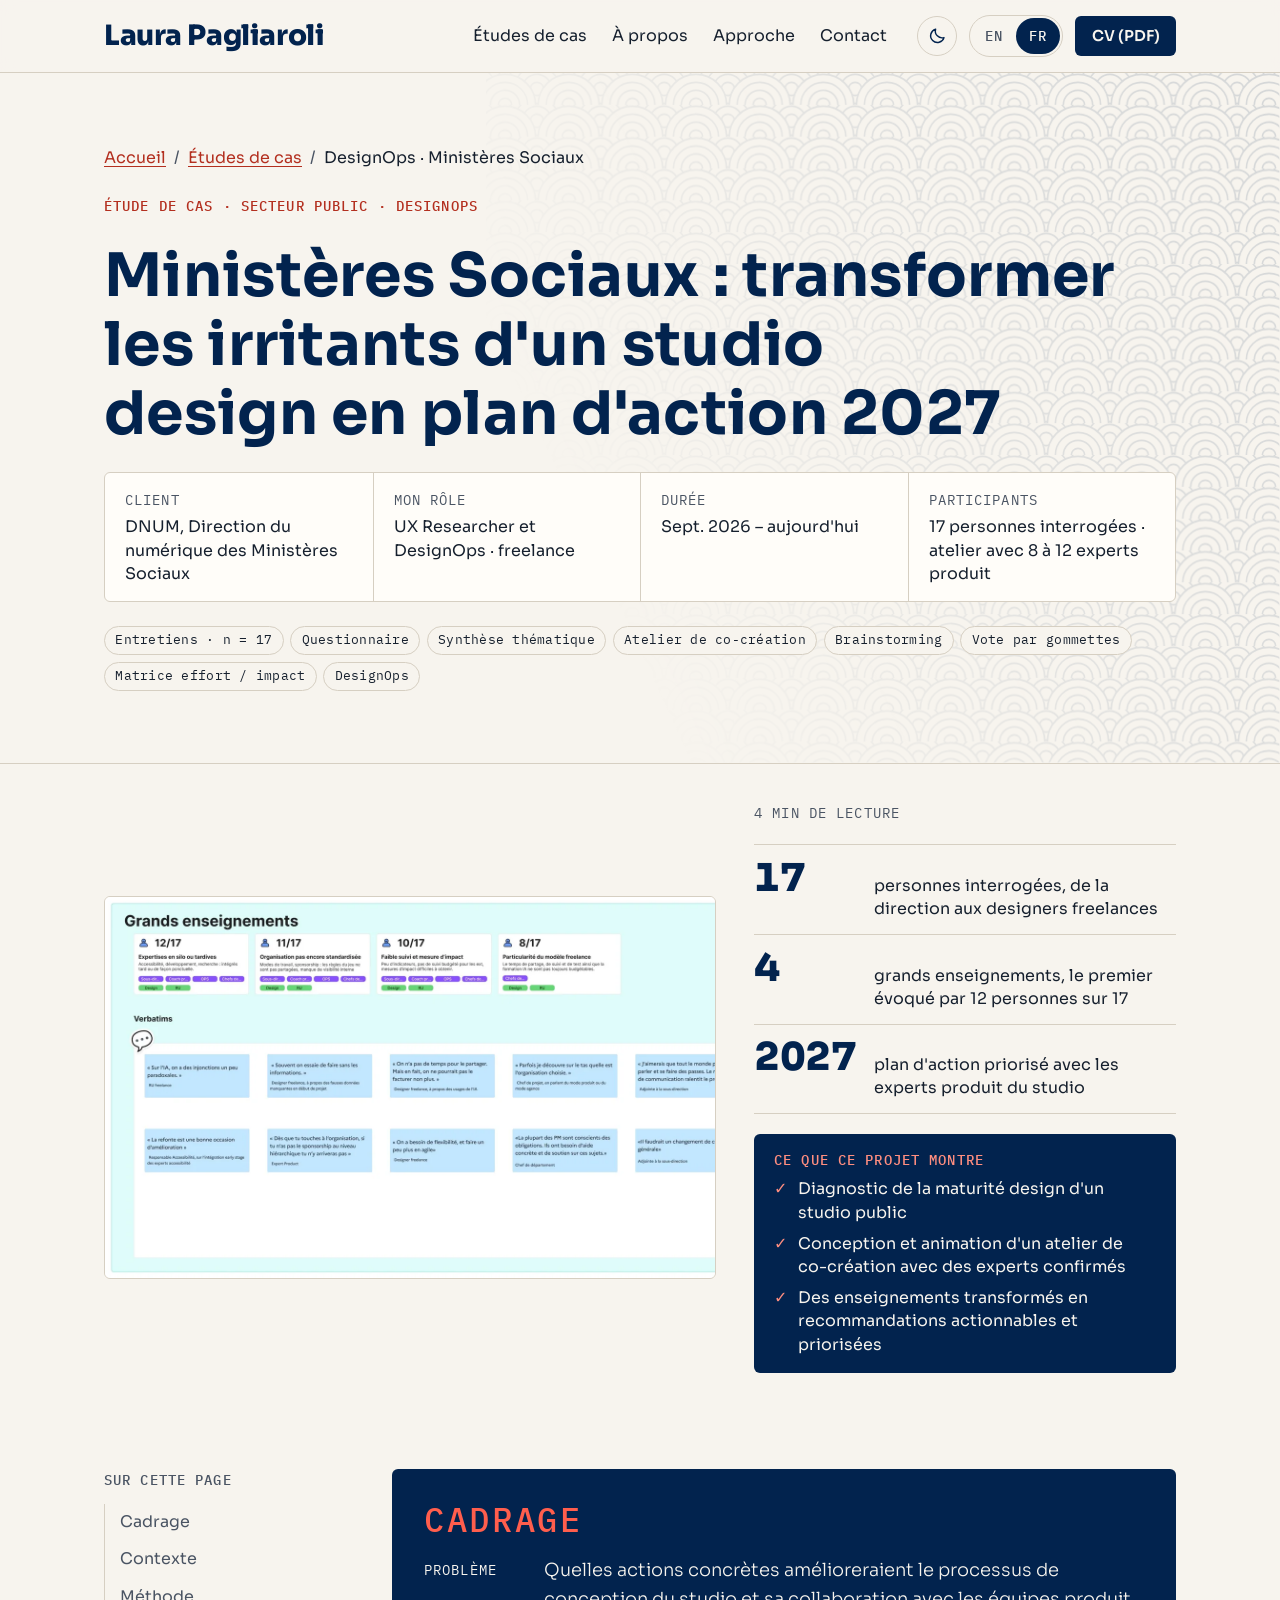
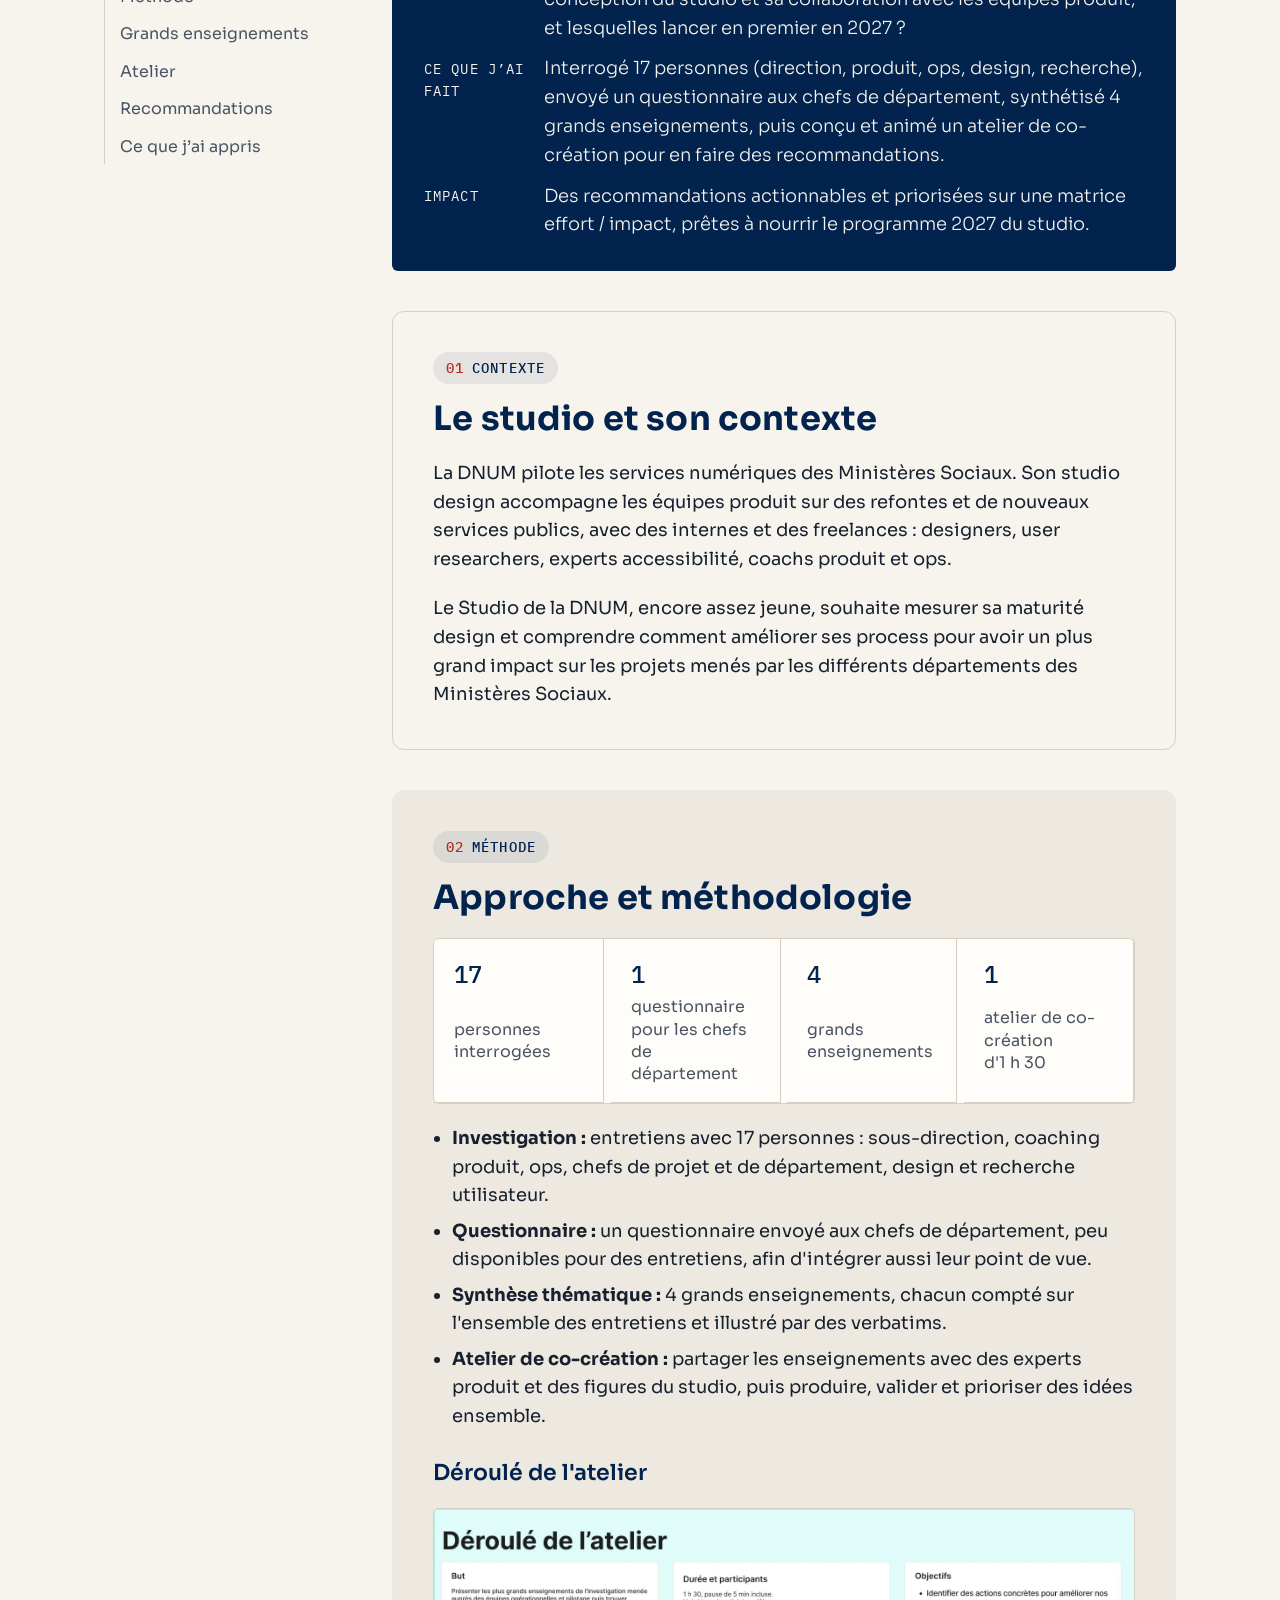
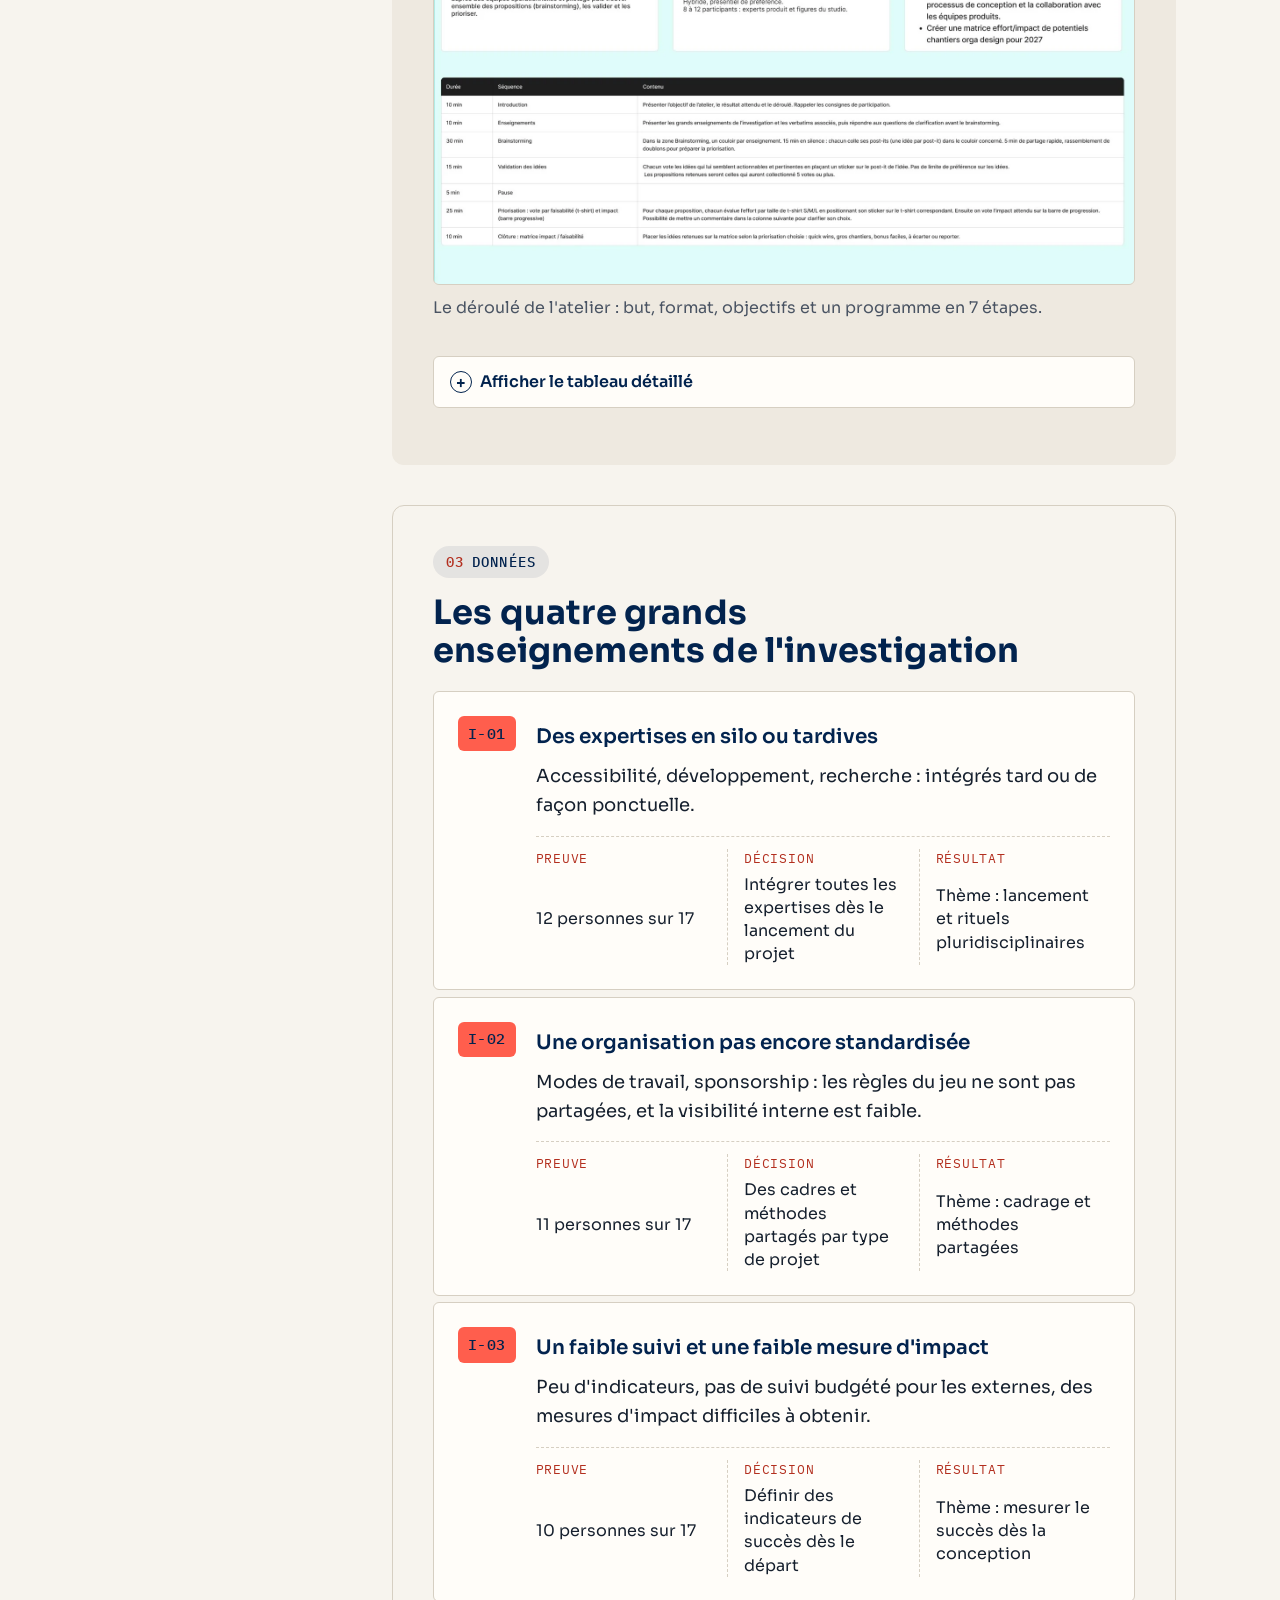
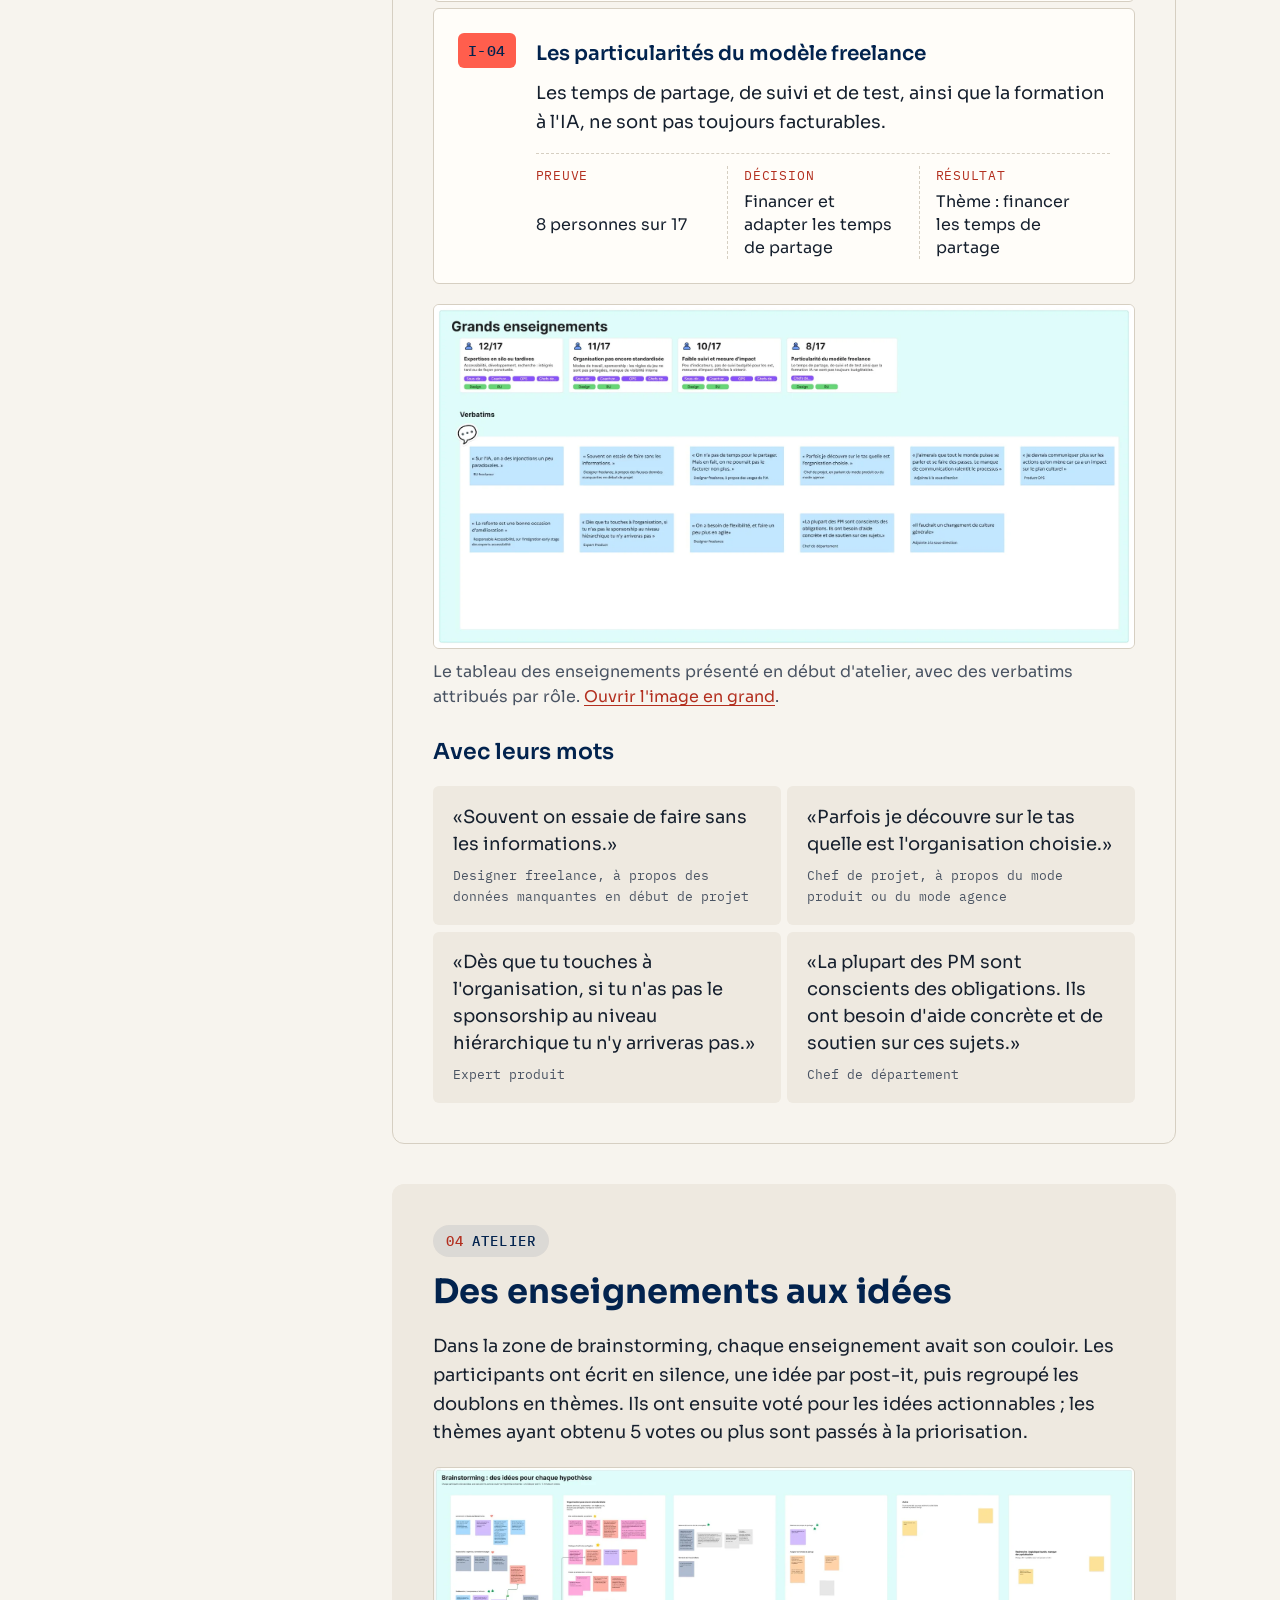
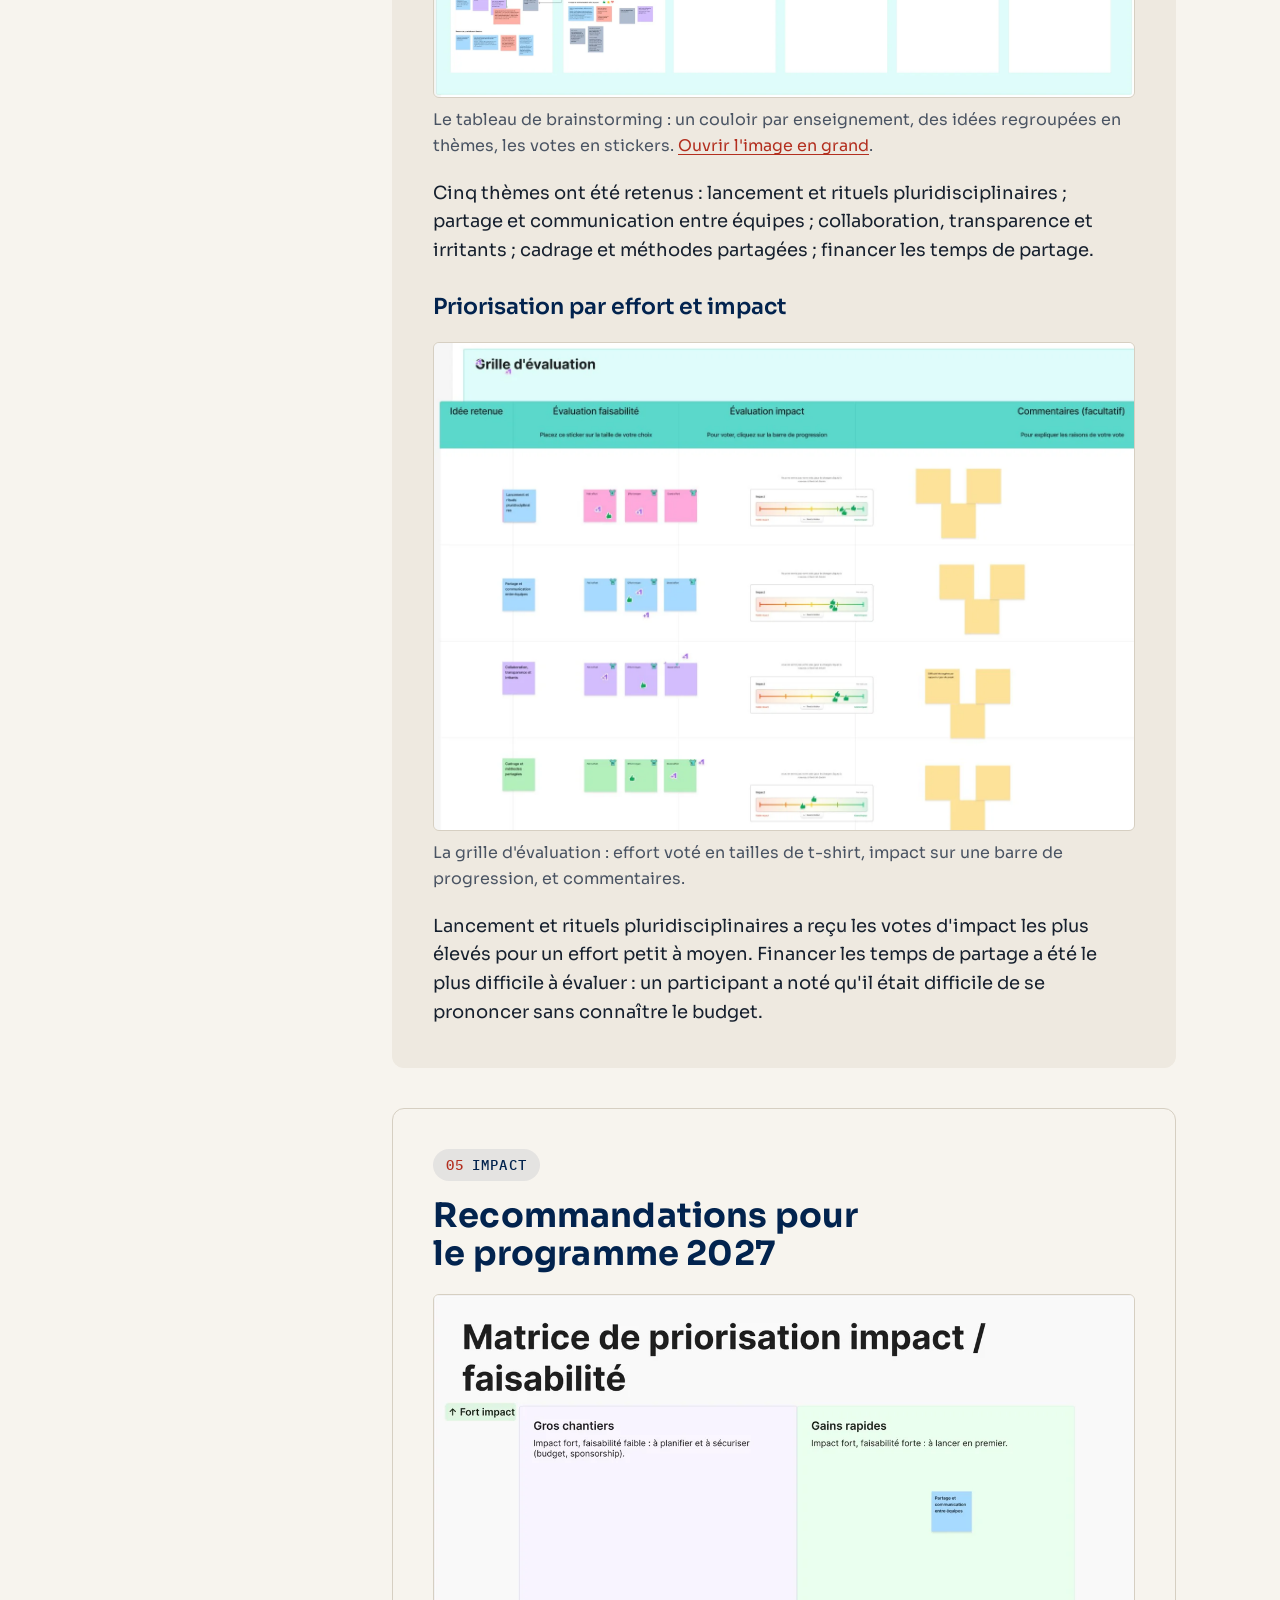
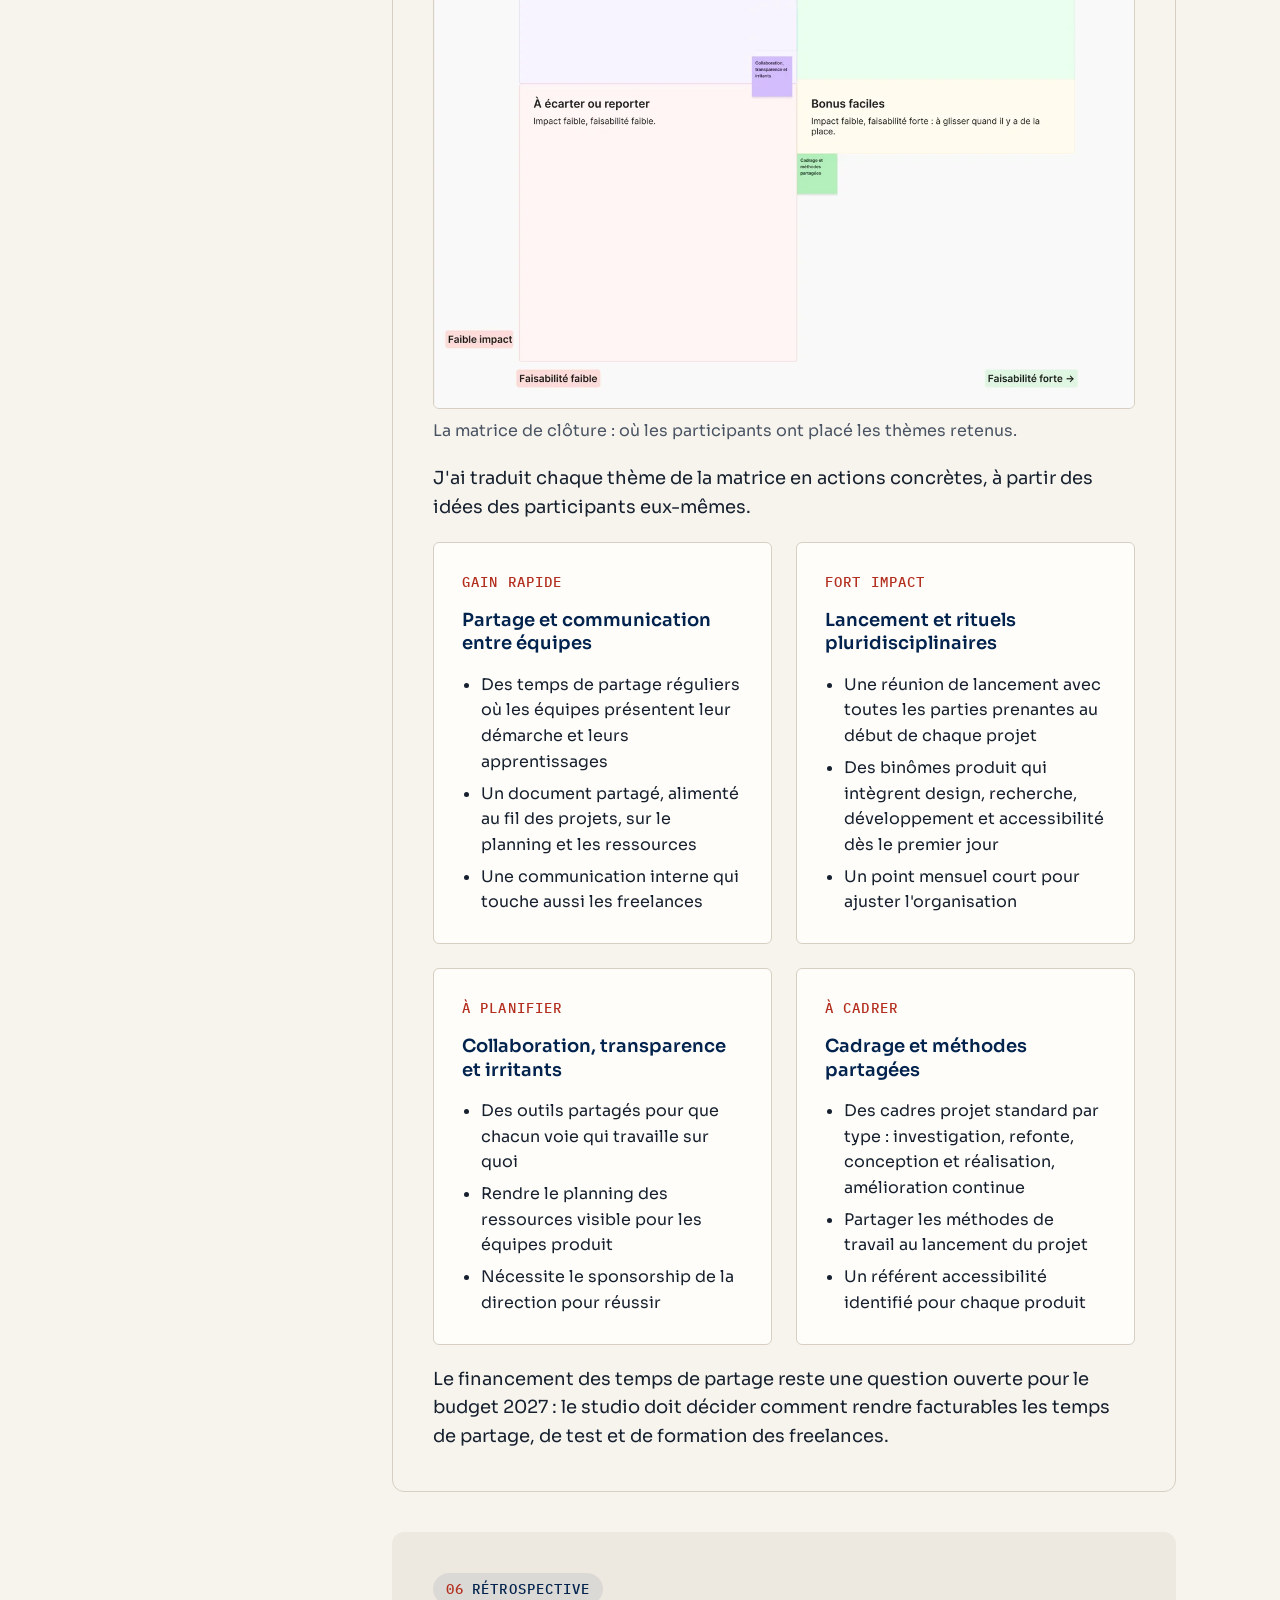
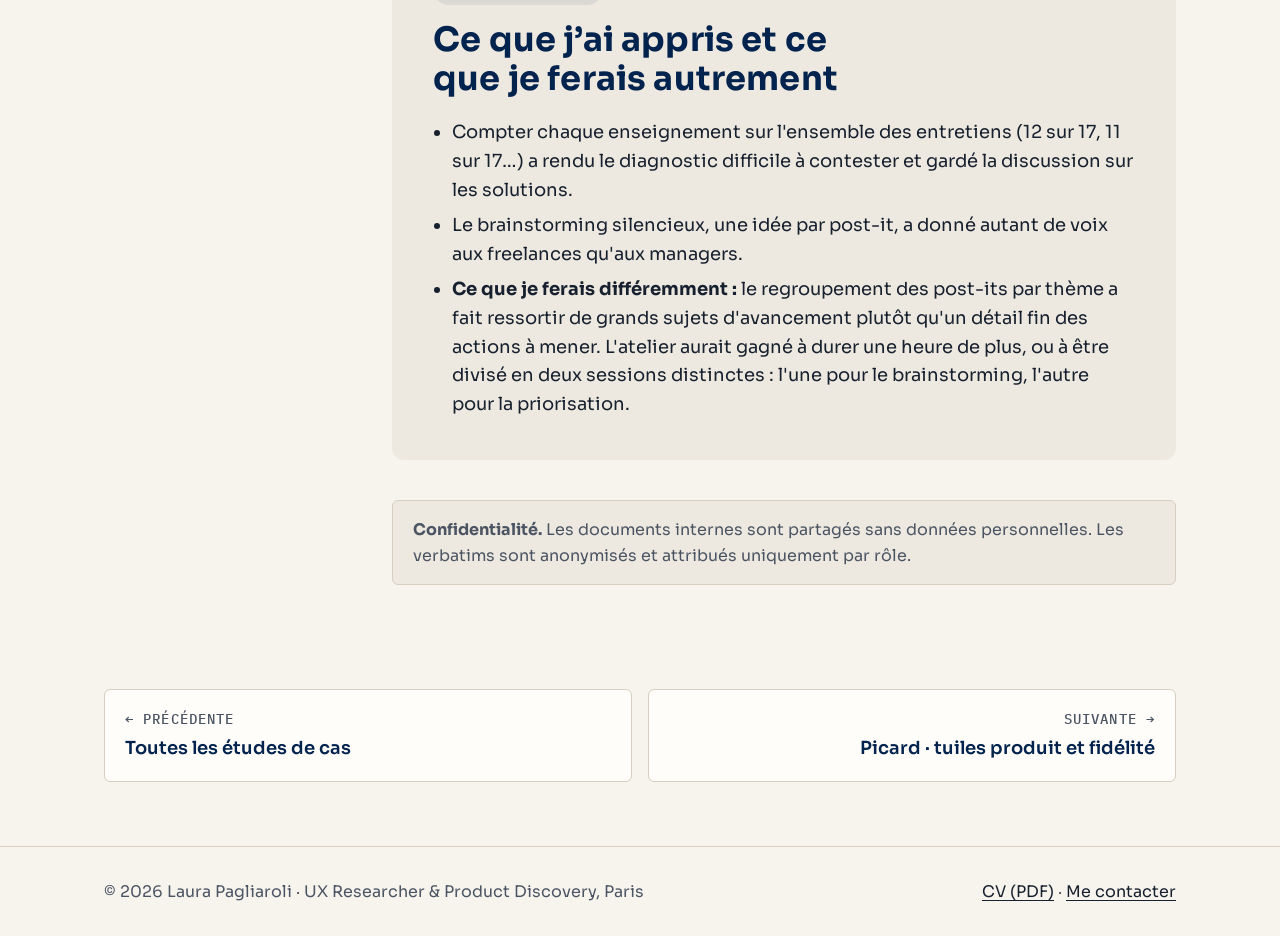
<file: case-studies/designops-ministeres-sociaux-fr.html>
<!DOCTYPE html>

<html lang="fr">
<head>
<meta charset="utf-8"/>
<meta content="width=device-width, initial-scale=1" name="viewport"/>
<title>Étude de cas DesignOps · Studio design des Ministères Sociaux · Laura Pagliaroli</title>
<meta content="Étude de cas DesignOps : une investigation auprès de 17 personnes et un atelier de co-création pour transformer les irritants d'un studio design public en recommandations actionnables et priorisées pour son programme 2027." name="description"/>
<meta content="Laura Pagliaroli" name="author"/>
<link href="https://laurapagliaroli.github.io/Portfolio/case-studies/designops-ministeres-sociaux-fr.html" rel="canonical"/>
<link href="https://laurapagliaroli.github.io/Portfolio/case-studies/designops-ministeres-sociaux.html" hreflang="en" rel="alternate"/>
<link href="https://laurapagliaroli.github.io/Portfolio/case-studies/designops-ministeres-sociaux-fr.html" hreflang="fr" rel="alternate"/>
<link href="https://laurapagliaroli.github.io/Portfolio/case-studies/designops-ministeres-sociaux.html" hreflang="x-default" rel="alternate"/>
<meta content="article" property="og:type"/>
<meta content="Ministères Sociaux : transformer les irritants d'un studio design en plan d'action 2027" property="og:title"/>
<meta content="Étude de cas DesignOps : une investigation auprès de 17 personnes et un atelier de co-création pour transformer les irritants d'un studio design public en recommandations actionnables et priorisées pour son programme 2027." property="og:description"/>
<meta content="https://laurapagliaroli.github.io/Portfolio/assets/og-image.png" property="og:image"/>
<meta content="summary_large_image" name="twitter:card"/>
<link href="data:image/svg+xml,%3Csvg xmlns='http://www.w3.org/2000/svg' viewBox='0 0 64 64'%3E%3Crect width='64' height='64' rx='14' fill='%2302234E'/%3E%3Ctext x='32' y='43' font-size='30' font-weight='800' text-anchor='middle' fill='%23F7F4EE' font-family='Sora,Arial,sans-serif' letter-spacing='-1'%3ELP%3C/text%3E%3Crect x='14' y='50' width='36' height='4' rx='2' fill='%23FF5E4D'/%3E%3C/svg%3E" rel="icon"/>
<link href="https://fonts.googleapis.com" rel="preconnect"/>
<link crossorigin="" href="https://fonts.gstatic.com" rel="preconnect"/>
<link href="https://fonts.googleapis.com/css2?family=IBM+Plex+Mono:wght@400;500&amp;family=Sora:wght@400;500;600;700;800&amp;display=swap" rel="stylesheet"/>
<script>/* every page opens in light mode */document.documentElement.setAttribute("data-theme","light")</script>
<script>try{localStorage.setItem("lp-lang","fr")}catch(e){}</script>
<link href="../assets/styles.css" rel="stylesheet"/>
</head>
<body>
<a class="skip-link" href="#main">Aller au contenu</a>
<header class="site-header" id="top"><div class="container site-header__inner">
<a aria-label="Laura Pagliaroli, accueil" class="brand" href="../index.html">Laura Pagliaroli</a>
<button aria-controls="site-nav" aria-expanded="false" class="menu-toggle" id="menu-toggle" type="button">Menu</button>
<nav aria-label="Navigation principale" class="nav" id="site-nav"><a aria-current="true" href="../index.html#work">Études de cas</a><a href="../index.html#about">À propos</a><a href="../index.html#approach">Approche</a><a href="../index.html#contact">Contact</a></nav>
<div class="header-actions">
<button aria-pressed="false" class="theme-toggle" id="theme-toggle" type="button">
<svg aria-hidden="true" class="icon-moon" focusable="false" viewbox="0 0 24 24"><path d="M20 14.5A8.5 8.5 0 0 1 9.5 4a8.5 8.5 0 1 0 10.5 10.5Z" fill="none" stroke="currentColor" stroke-linejoin="round" stroke-width="1.8"></path></svg>
<svg aria-hidden="true" class="icon-sun" focusable="false" viewbox="0 0 24 24"><circle cx="12" cy="12" fill="none" r="4.2" stroke="currentColor" stroke-width="1.8"></circle><path d="M12 2.5v2.2M12 19.3v2.2M2.5 12h2.2M19.3 12h2.2M5.3 5.3l1.6 1.6M17.1 17.1l1.6 1.6M5.3 18.7l1.6-1.6M17.1 6.9l1.6-1.6" stroke="currentColor" stroke-linecap="round" stroke-width="1.8"></path></svg>
<span class="visually-hidden" id="theme-toggle-label">Passer en mode sombre</span>
</button><div aria-label="Langue" class="lang-switch" role="group"><a href="designops-ministeres-sociaux.html" hreflang="en" lang="en"><span aria-hidden="true">EN</span><span class="visually-hidden">English</span></a><a aria-current="true" href="designops-ministeres-sociaux-fr.html" hreflang="fr" lang="fr"><span aria-hidden="true">FR</span><span class="visually-hidden">Français</span></a></div>

<a class="btn btn--primary btn--small btn--download" download="Laura_Pagliaroli_CV_UX_Researcher_FR.pdf" href="../assets/Laura_Pagliaroli_CV_UX_Researcher_FR.pdf">CV (PDF)</a></div>
</div></header>
<main id="main">
<section aria-labelledby="cs-title" class="cs-hero"><div aria-hidden="true" class="waves"><svg focusable="false" preserveaspectratio="xMaxYMin slice" viewbox="0 0 800 520"><defs><pattern height="24" id="sg-cs" patternunits="userSpaceOnUse" width="48"><g class="scale"><circle cx="0" cy="12" r="23"></circle><circle cx="0" cy="12" r="17"></circle><circle cx="0" cy="12" r="11"></circle><circle cx="0" cy="12" r="5"></circle><circle cx="48" cy="12" r="23"></circle><circle cx="48" cy="12" r="17"></circle><circle cx="48" cy="12" r="11"></circle><circle cx="48" cy="12" r="5"></circle><circle cx="24" cy="24" r="23"></circle><circle cx="24" cy="24" r="17"></circle><circle cx="24" cy="24" r="11"></circle><circle cx="24" cy="24" r="5"></circle></g></pattern><lineargradient id="fade-cs" x1="1" x2="0" y1="0" y2="0.3"><stop offset="0" stop-color="#fff"></stop><stop offset="0.35" stop-color="#fff" stop-opacity="0.7"></stop><stop offset="0.8" stop-color="#fff" stop-opacity="0"></stop></lineargradient><mask id="m-cs"><rect fill="url(#fade-cs)" height="520" width="800"></rect></mask></defs><rect fill="url(#sg-cs)" height="520" mask="url(#m-cs)" width="800"></rect></svg></div>
<div class="container cs-hero__inner">
<nav aria-label="Fil d’Ariane" class="breadcrumb"><ol><li><a href="../index.html">Accueil</a></li><li><a href="../index.html#work">Études de cas</a></li><li aria-current="page">DesignOps · Ministères Sociaux</li></ol></nav>
<p class="label label--coral">Étude de cas · Secteur public · DesignOps</p>
<h1 id="cs-title">Ministères Sociaux : transformer les irritants d'un studio design en plan d'action 2027</h1>
<dl class="facts"><div><dt>Client</dt><dd>DNUM, Direction du numérique des Ministères Sociaux</dd></div><div><dt>Mon rôle</dt><dd>UX Researcher et DesignOps · freelance</dd></div><div><dt>Durée</dt><dd>Sept. 2026 – aujourd'hui</dd></div><div><dt>Participants</dt><dd>17 personnes interrogées · atelier avec 8 à 12 experts produit</dd></div></dl>
<ul aria-label="Méthodes utilisées" class="tags"><li>Entretiens · n = 17</li><li>Questionnaire</li><li>Synthèse thématique</li><li>Atelier de co-création</li><li>Brainstorming</li><li>Vote par gommettes</li><li>Matrice effort / impact</li><li>DesignOps</li></ul>
</div></section>
<section aria-label="Points clés du projet" class="cs-highlight">
<div class="container cs-highlight__inner">
<figure class="cs-highlight__media"><img alt="Le tableau des grands enseignements de l'atelier : quatre enseignements avec le nombre de personnes sur 17 qui les ont évoqués, et des verbatims en dessous." decoding="async" fetchpriority="high" height="800" src="../assets/hero-designops.webp" width="1280"/></figure>
<div class="cs-highlight__facts">
<p class="cs-highlight__time"><span>4</span> min de lecture</p>
<dl class="cs-highlight__metrics"><div><dt>17</dt><dd>personnes interrogées, de la direction aux designers freelances</dd></div><div><dt>4</dt><dd>grands enseignements, le premier évoqué par 12 personnes sur 17</dd></div><div><dt>2027</dt><dd>plan d'action priorisé avec les experts produit du studio</dd></div></dl>
<div class="cs-highlight__shows"><h2>Ce que ce projet montre</h2><ul><li>Diagnostic de la maturité design d'un studio public</li><li>Conception et animation d'un atelier de co-création avec des experts confirmés</li><li>Des enseignements transformés en recommandations actionnables et priorisées</li></ul></div>
</div>
</div>
</section>
<div class="container cs-layout">
<nav aria-label="Sur cette page" class="toc"><p class="label">Sur cette page</p><ol><li><a href="#tldr">Cadrage</a></li><li><a href="#context">Contexte</a></li><li><a href="#approach">Méthode</a></li><li><a href="#synthesis">Grands enseignements</a></li><li><a href="#insights">Atelier</a></li><li><a href="#impact">Recommandations</a></li><li><a href="#learned">Ce que j’ai appris</a></li></ol></nav>
<article class="cs-body">
<section aria-labelledby="tldr-title" class="cs-section" id="tldr"><div class="tldr-box"><h2 class="label" id="tldr-title">Cadrage</h2><ol><li><b>Problème</b><span>Quelles actions concrètes amélioreraient le processus de conception du studio et sa collaboration avec les équipes produit, et lesquelles lancer en premier en 2027 ?</span></li><li><b>Ce que j’ai fait</b><span>Interrogé 17 personnes (direction, produit, ops, design, recherche), envoyé un questionnaire aux chefs de département, synthétisé 4 grands enseignements, puis conçu et animé un atelier de co-création pour en faire des recommandations.</span></li><li><b>Impact</b><span>Des recommandations actionnables et priorisées sur une matrice effort / impact, prêtes à nourrir le programme 2027 du studio.</span></li></ol></div></section>
<section aria-labelledby="context-title" class="cs-section cs-panel" id="context"><p class="cs-kicker"><span aria-hidden="true">01</span> Contexte</p><h2 id="context-title">Le studio et son contexte</h2><p>La DNUM pilote les services numériques des Ministères Sociaux. Son studio design accompagne les équipes produit sur des refontes et de nouveaux services publics, avec des internes et des freelances : designers, user researchers, experts accessibilité, coachs produit et ops.</p><p>Le Studio de la DNUM, encore assez jeune, souhaite mesurer sa maturité design et comprendre comment améliorer ses process pour avoir un plus grand impact sur les projets menés par les différents départements des Ministères Sociaux.</p></section><section aria-labelledby="approach-title" class="cs-section cs-panel cs-panel--alt" id="approach"><p class="cs-kicker"><span aria-hidden="true">02</span> Méthode</p><h2 id="approach-title">Approche et méthodologie</h2><ul aria-label="La mission en chiffres" class="protocol"><li><strong>17</strong><span>personnes interrogées</span></li><li><strong>1</strong><span>questionnaire pour les chefs de département</span></li><li><strong>4</strong><span>grands enseignements</span></li><li><strong>1</strong><span>atelier de co-création d'1 h 30</span></li></ul><ul><li><strong>Investigation :</strong> entretiens avec 17 personnes : sous-direction, coaching produit, ops, chefs de projet et de département, design et recherche utilisateur.</li><li><strong>Questionnaire :</strong> un questionnaire envoyé aux chefs de département, peu disponibles pour des entretiens, afin d'intégrer aussi leur point de vue.</li><li><strong>Synthèse thématique :</strong> 4 grands enseignements, chacun compté sur l'ensemble des entretiens et illustré par des verbatims.</li><li><strong>Atelier de co-création :</strong> partager les enseignements avec des experts produit et des figures du studio, puis produire, valider et prioriser des idées ensemble.</li></ul><h3>Déroulé de l'atelier</h3><figure class="figure"><div class="figure__frame"><img alt="Déroulé de l'atelier. But : présenter les grands enseignements de l'investigation, puis trouver ensemble des propositions, les valider et les prioriser. Durée 1 h 30 avec une pause de 5 minutes, hybride, présentiel de préférence, 8 à 12 participants. Objectifs : identifier des actions concrètes pour améliorer les processus de conception et la collaboration avec les équipes produit, et créer une matrice effort / impact des chantiers d'organisation design pour 2027. Programme : introduction 10 minutes, enseignements 10, brainstorming 30, validation des idées 15, pause 5, priorisation par effort et impact 25, clôture avec la matrice 10." decoding="async" height="856" loading="lazy" src="../assets/dnum-workshop-plan.webp" width="1596"/></div><figcaption>Le déroulé de l'atelier : but, format, objectifs et un programme en 7 étapes.</figcaption></figure><details class="more"><summary>Afficher le tableau détaillé</summary><div aria-label="Déroulé de l'atelier, tableau défilant" class="method-table-wrap" role="region" tabindex="0"><table class="method-table"><caption class="visually-hidden">Déroulé de l'atelier</caption><thead><tr><th scope="col">Durée</th><th scope="col">Étape</th><th scope="col">Comment</th></tr></thead><tbody><tr><td>10 min</td><td>Introduction</td><td>Objectif, résultat attendu, déroulé et consignes de participation.</td></tr><tr><td>10 min</td><td>Enseignements</td><td>Les 4 grands enseignements et leurs verbatims, puis les questions de clarification.</td></tr><tr><td>30 min</td><td>Brainstorming</td><td>Un couloir par enseignement. 15 minutes en silence, une idée par post-it, puis partage rapide et regroupement des doublons.</td></tr><tr><td>15 min</td><td>Validation</td><td>Chacun vote pour les idées qui lui semblent actionnables et pertinentes. Les idées qui obtiennent 5 votes ou plus sont retenues.</td></tr><tr><td>25 min</td><td>Priorisation</td><td>Effort voté en tailles de t-shirt (S, M, L), impact voté sur une barre de progression, avec commentaires facultatifs.</td></tr><tr><td>10 min</td><td>Clôture</td><td>Les idées retenues placées sur la matrice effort / impact.</td></tr></tbody></table></div></details></section><section aria-labelledby="synthesis-title" class="cs-section cs-panel" id="synthesis"><p class="cs-kicker"><span aria-hidden="true">03</span> Données</p><h2 id="synthesis-title">Les quatre grands enseignements de l'investigation</h2><ol class="insights"><li class="insight"><span aria-hidden="true" class="insight__id">I-01</span><div class="insight__body"><h3><span class="visually-hidden">Insight 1 : </span>Des expertises en silo ou tardives</h3><p>Accessibilité, développement, recherche : intégrés tard ou de façon ponctuelle.</p><dl class="chain"><div><dt>Preuve</dt><dd>12 personnes sur 17</dd></div><div><dt>Décision</dt><dd>Intégrer toutes les expertises dès le lancement du projet</dd></div><div><dt>Résultat</dt><dd>Thème : lancement et rituels pluridisciplinaires</dd></div></dl></div></li><li class="insight"><span aria-hidden="true" class="insight__id">I-02</span><div class="insight__body"><h3><span class="visually-hidden">Insight 2 : </span>Une organisation pas encore standardisée</h3><p>Modes de travail, sponsorship : les règles du jeu ne sont pas partagées, et la visibilité interne est faible.</p><dl class="chain"><div><dt>Preuve</dt><dd>11 personnes sur 17</dd></div><div><dt>Décision</dt><dd>Des cadres et méthodes partagés par type de projet</dd></div><div><dt>Résultat</dt><dd>Thème : cadrage et méthodes partagées</dd></div></dl></div></li><li class="insight"><span aria-hidden="true" class="insight__id">I-03</span><div class="insight__body"><h3><span class="visually-hidden">Insight 3 : </span>Un faible suivi et une faible mesure d'impact</h3><p>Peu d'indicateurs, pas de suivi budgété pour les externes, des mesures d'impact difficiles à obtenir.</p><dl class="chain"><div><dt>Preuve</dt><dd>10 personnes sur 17</dd></div><div><dt>Décision</dt><dd>Définir des indicateurs de succès dès le départ</dd></div><div><dt>Résultat</dt><dd>Thème : mesurer le succès dès la conception</dd></div></dl></div></li><li class="insight"><span aria-hidden="true" class="insight__id">I-04</span><div class="insight__body"><h3><span class="visually-hidden">Insight 4 : </span>Les particularités du modèle freelance</h3><p>Les temps de partage, de suivi et de test, ainsi que la formation à l'IA, ne sont pas toujours facturables.</p><dl class="chain"><div><dt>Preuve</dt><dd>8 personnes sur 17</dd></div><div><dt>Décision</dt><dd>Financer et adapter les temps de partage</dd></div><div><dt>Résultat</dt><dd>Thème : financer les temps de partage</dd></div></dl></div></li></ol><figure class="figure"><div class="figure__frame"><img alt="Tableau Grands enseignements : quatre cartes avec leur fréquence (12, 11, 10 et 8 sur 17) et les rôles concernés (sous-direction, coachs produit, ops, chefs de projet, design, recherche). En dessous, onze verbatims attribués uniquement par rôle." decoding="async" height="881" loading="lazy" src="../assets/dnum-key-findings.webp" width="1800"/></div><figcaption>Le tableau des enseignements présenté en début d'atelier, avec des verbatims attribués par rôle. <a href="../assets/dnum-key-findings.webp">Ouvrir l'image en grand</a>.</figcaption></figure><h3>Avec leurs mots</h3><ul class="verbatims"><li><q>Souvent on essaie de faire sans les informations.</q><span>Designer freelance, à propos des données manquantes en début de projet</span></li><li><q>Parfois je découvre sur le tas quelle est l'organisation choisie.</q><span>Chef de projet, à propos du mode produit ou du mode agence</span></li><li><q>Dès que tu touches à l'organisation, si tu n'as pas le sponsorship au niveau hiérarchique tu n'y arriveras pas.</q><span>Expert produit</span></li><li><q>La plupart des PM sont conscients des obligations. Ils ont besoin d'aide concrète et de soutien sur ces sujets.</q><span>Chef de département</span></li></ul></section><section aria-labelledby="insights-title" class="cs-section cs-panel cs-panel--alt" id="insights"><p class="cs-kicker"><span aria-hidden="true">04</span> Atelier</p><h2 id="insights-title">Des enseignements aux idées</h2><p>Dans la zone de brainstorming, chaque enseignement avait son couloir. Les participants ont écrit en silence, une idée par post-it, puis regroupé les doublons en thèmes. Ils ont ensuite voté pour les idées actionnables ; les thèmes ayant obtenu 5 votes ou plus sont passés à la priorisation.</p><figure class="figure"><div class="figure__frame"><img alt="Tableau de brainstorming avec un couloir par enseignement, rempli de post-its de couleur regroupés en thèmes : lancement et rituels pluridisciplinaires, accessibilité, collaboration et transparence, cadrage et méthodes partagées, partage et communication entre équipes, mesure du succès dès la conception, financement des temps de partage. Les stickers indiquent les votes." decoding="async" height="653" loading="lazy" src="../assets/dnum-brainstorming.webp" width="2000"/></div><figcaption>Le tableau de brainstorming : un couloir par enseignement, des idées regroupées en thèmes, les votes en stickers. <a href="../assets/dnum-brainstorming.webp">Ouvrir l'image en grand</a>.</figcaption></figure><p>Cinq thèmes ont été retenus : lancement et rituels pluridisciplinaires ; partage et communication entre équipes ; collaboration, transparence et irritants ; cadrage et méthodes partagées ; financer les temps de partage.</p><h3>Priorisation par effort et impact</h3><figure class="figure"><div class="figure__frame"><img alt="Grille d'évaluation. Pour chaque idée retenue, les participants placent un sticker sur un t-shirt d'effort petit, moyen ou grand et votent sur une barre d'impact de faible à fort, avec des commentaires facultatifs. Lancement et rituels pluridisciplinaires obtient les votes d'impact les plus élevés pour un effort petit à moyen ; financer les temps de partage reçoit un point d'interrogation sur l'effort." decoding="async" height="1030" loading="lazy" src="../assets/dnum-evaluation-grid.webp" width="1480"/></div><figcaption>La grille d'évaluation : effort voté en tailles de t-shirt, impact sur une barre de progression, et commentaires.</figcaption></figure><p>Lancement et rituels pluridisciplinaires a reçu les votes d'impact les plus élevés pour un effort petit à moyen. Financer les temps de partage a été le plus difficile à évaluer : un participant a noté qu'il était difficile de se prononcer sans connaître le budget.</p></section><section aria-labelledby="impact-title" class="cs-section cs-panel" id="impact"><p class="cs-kicker"><span aria-hidden="true">05</span> Impact</p><h2 id="impact-title">Recommandations pour le programme 2027</h2><figure class="figure"><div class="figure__frame"><img alt="Matrice impact et faisabilité en quatre zones : gros chantiers, gains rapides, bonus faciles, à écarter ou reporter. Partage et communication entre équipes est dans les gains rapides. Collaboration, transparence et irritants est à la limite entre gros chantiers et à écarter ou reporter. Cadrage et méthodes partagées est en bordure des bonus faciles." decoding="async" height="1222" loading="lazy" src="../assets/dnum-matrix.webp" width="1200"/></div><figcaption>La matrice de clôture : où les participants ont placé les thèmes retenus.</figcaption></figure><p>J'ai traduit chaque thème de la matrice en actions concrètes, à partir des idées des participants eux-mêmes.</p><div class="offers"><article class="offer"><p class="label label--coral">Gain rapide</p><h4>Partage et communication entre équipes</h4><ul><li>Des temps de partage réguliers où les équipes présentent leur démarche et leurs apprentissages</li><li>Un document partagé, alimenté au fil des projets, sur le planning et les ressources</li><li>Une communication interne qui touche aussi les freelances</li></ul></article><article class="offer"><p class="label label--coral">Fort impact</p><h4>Lancement et rituels pluridisciplinaires</h4><ul><li>Une réunion de lancement avec toutes les parties prenantes au début de chaque projet</li><li>Des binômes produit qui intègrent design, recherche, développement et accessibilité dès le premier jour</li><li>Un point mensuel court pour ajuster l'organisation</li></ul></article><article class="offer"><p class="label label--coral">À planifier</p><h4>Collaboration, transparence et irritants</h4><ul><li>Des outils partagés pour que chacun voie qui travaille sur quoi</li><li>Rendre le planning des ressources visible pour les équipes produit</li><li>Nécessite le sponsorship de la direction pour réussir</li></ul></article><article class="offer"><p class="label label--coral">À cadrer</p><h4>Cadrage et méthodes partagées</h4><ul><li>Des cadres projet standard par type : investigation, refonte, conception et réalisation, amélioration continue</li><li>Partager les méthodes de travail au lancement du projet</li><li>Un référent accessibilité identifié pour chaque produit</li></ul></article></div><p>Le financement des temps de partage reste une question ouverte pour le budget 2027 : le studio doit décider comment rendre facturables les temps de partage, de test et de formation des freelances.</p></section><section aria-labelledby="learned-title" class="cs-section cs-panel cs-panel--alt" id="learned"><p class="cs-kicker"><span aria-hidden="true">06</span> Rétrospective</p><h2 id="learned-title">Ce que j’ai appris et ce que je ferais autrement</h2><ul><li>Compter chaque enseignement sur l'ensemble des entretiens (12 sur 17, 11 sur 17…) a rendu le diagnostic difficile à contester et gardé la discussion sur les solutions.</li><li>Le brainstorming silencieux, une idée par post-it, a donné autant de voix aux freelances qu'aux managers.</li><li><strong>Ce que je ferais différemment :</strong> le regroupement des post-its par thème a fait ressortir de grands sujets d'avancement plutôt qu'un détail fin des actions à mener. L'atelier aurait gagné à durer une heure de plus, ou à être divisé en deux sessions distinctes : l'une pour le brainstorming, l'autre pour la priorisation.</li></ul></section>
<p class="note"><strong>Confidentialité.</strong> Les documents internes sont partagés sans données personnelles. Les verbatims sont anonymisés et attribués uniquement par rôle.</p>
</article></div>
<div class="container"><nav aria-label="Autres études de cas" class="pager">
<a class="prev" href="../index.html#work"><span class="label">← Précédente</span>Toutes les études de cas</a>
<a class="next" href="picard-product-tiles-loyalty-fr.html"><span class="label">Suivante →</span>Picard · tuiles produit et fidélité</a>
</nav></div>
</main>
<a aria-label="Revenir en haut" class="to-top" href="#top" id="to-top"><svg aria-hidden="true" focusable="false" viewbox="0 0 24 24"><path d="M12 19V5M5.5 11.5 12 5l6.5 6.5" fill="none" stroke="currentColor" stroke-linecap="round" stroke-linejoin="round" stroke-width="2"></path></svg></a>
<footer class="site-footer"><div class="container site-footer__inner">
<span>© <span id="year">2026</span> Laura Pagliaroli · UX Researcher &amp; Product Discovery, Paris</span>
<span><a download="Laura_Pagliaroli_CV_UX_Researcher_FR.pdf" href="../assets/Laura_Pagliaroli_CV_UX_Researcher_FR.pdf">CV (PDF)</a> · <a href="../index.html#contact">Me contacter</a></span>
</div></footer>
<script src="../assets/main.js"></script>
</body>
</html>
</file>
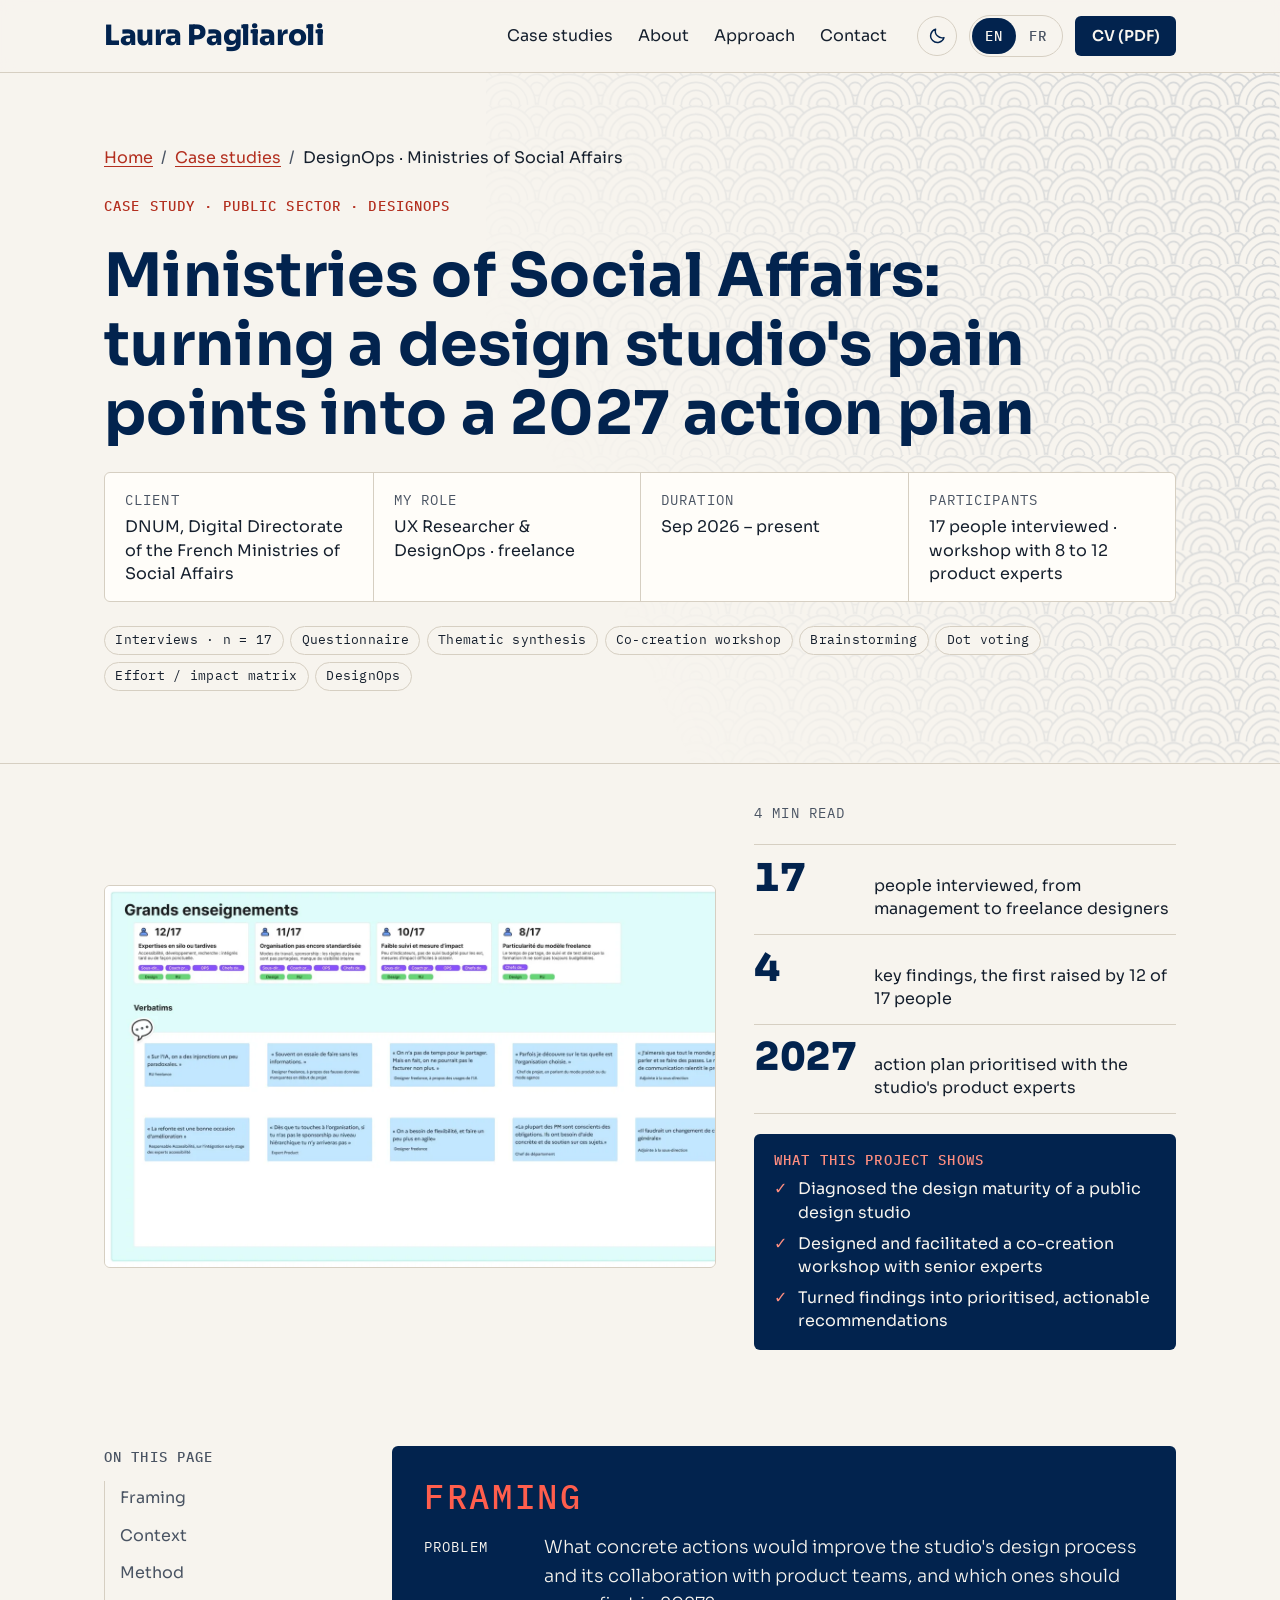
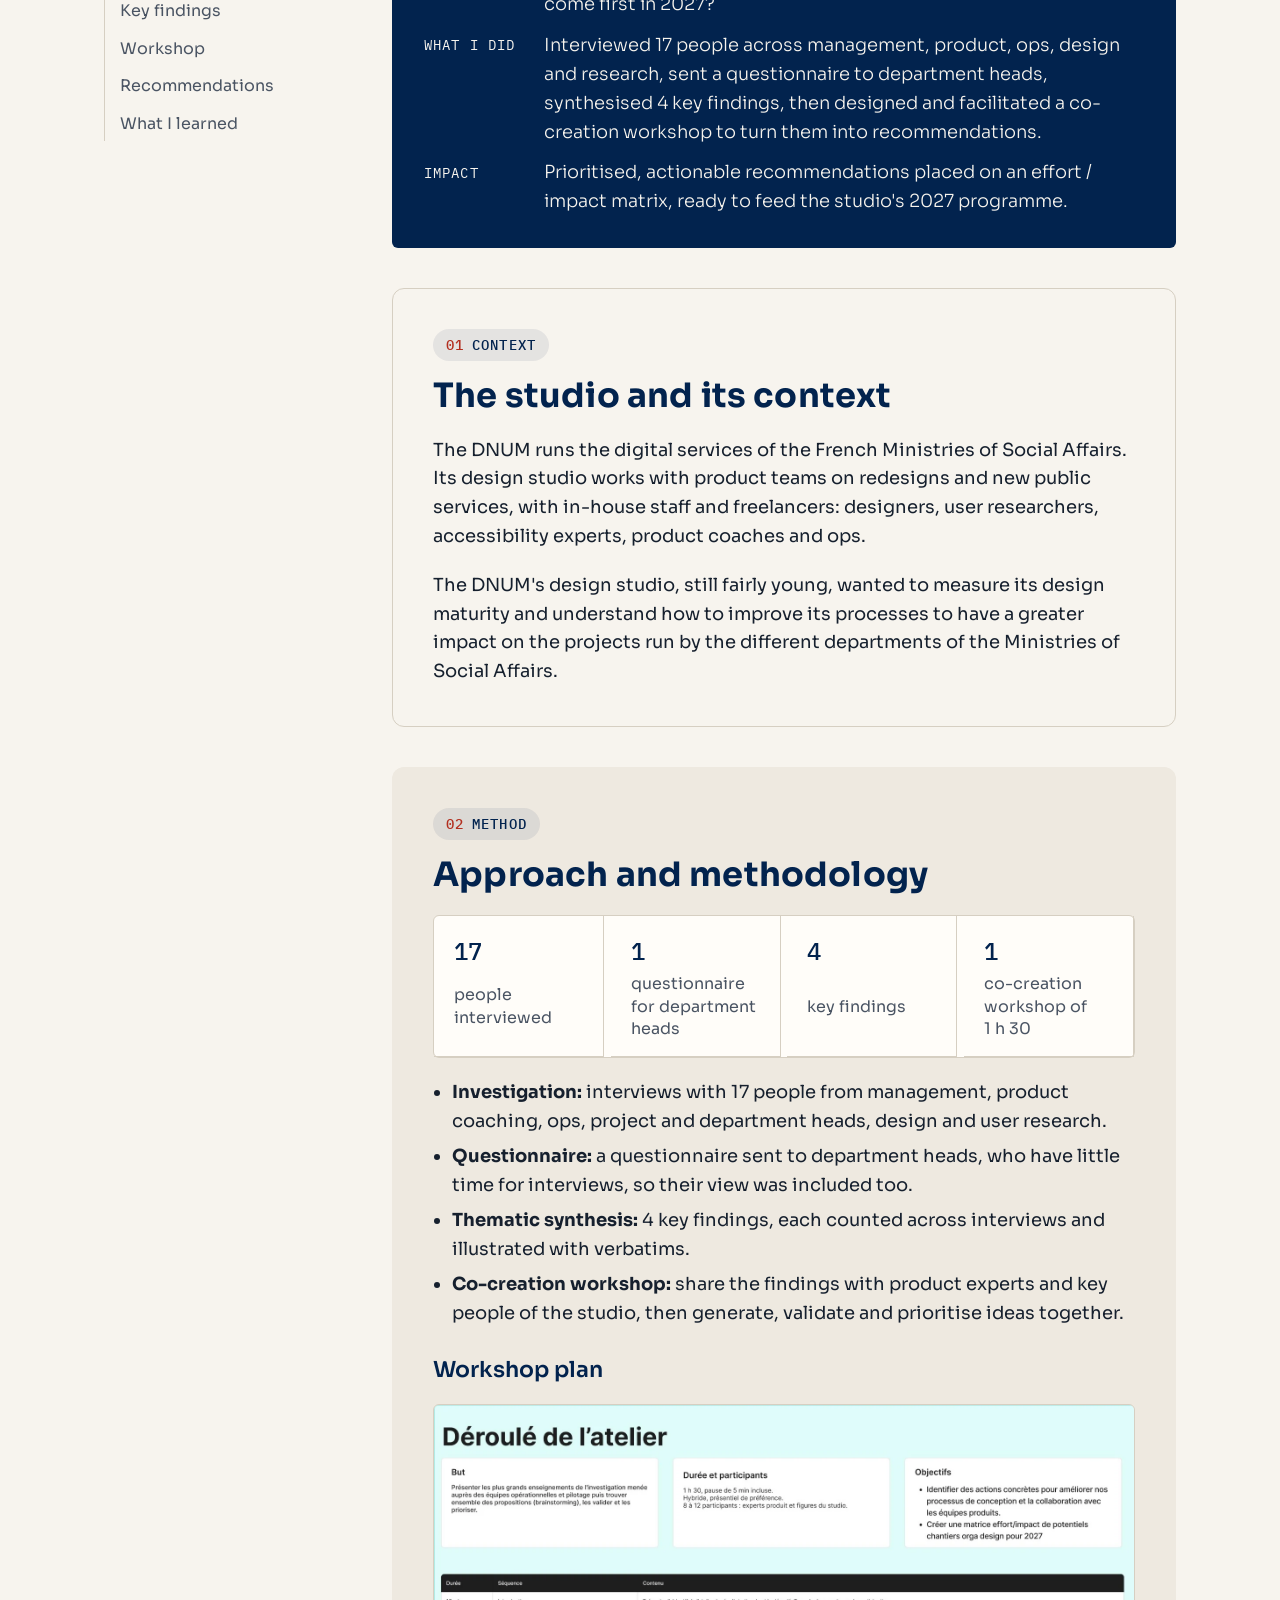
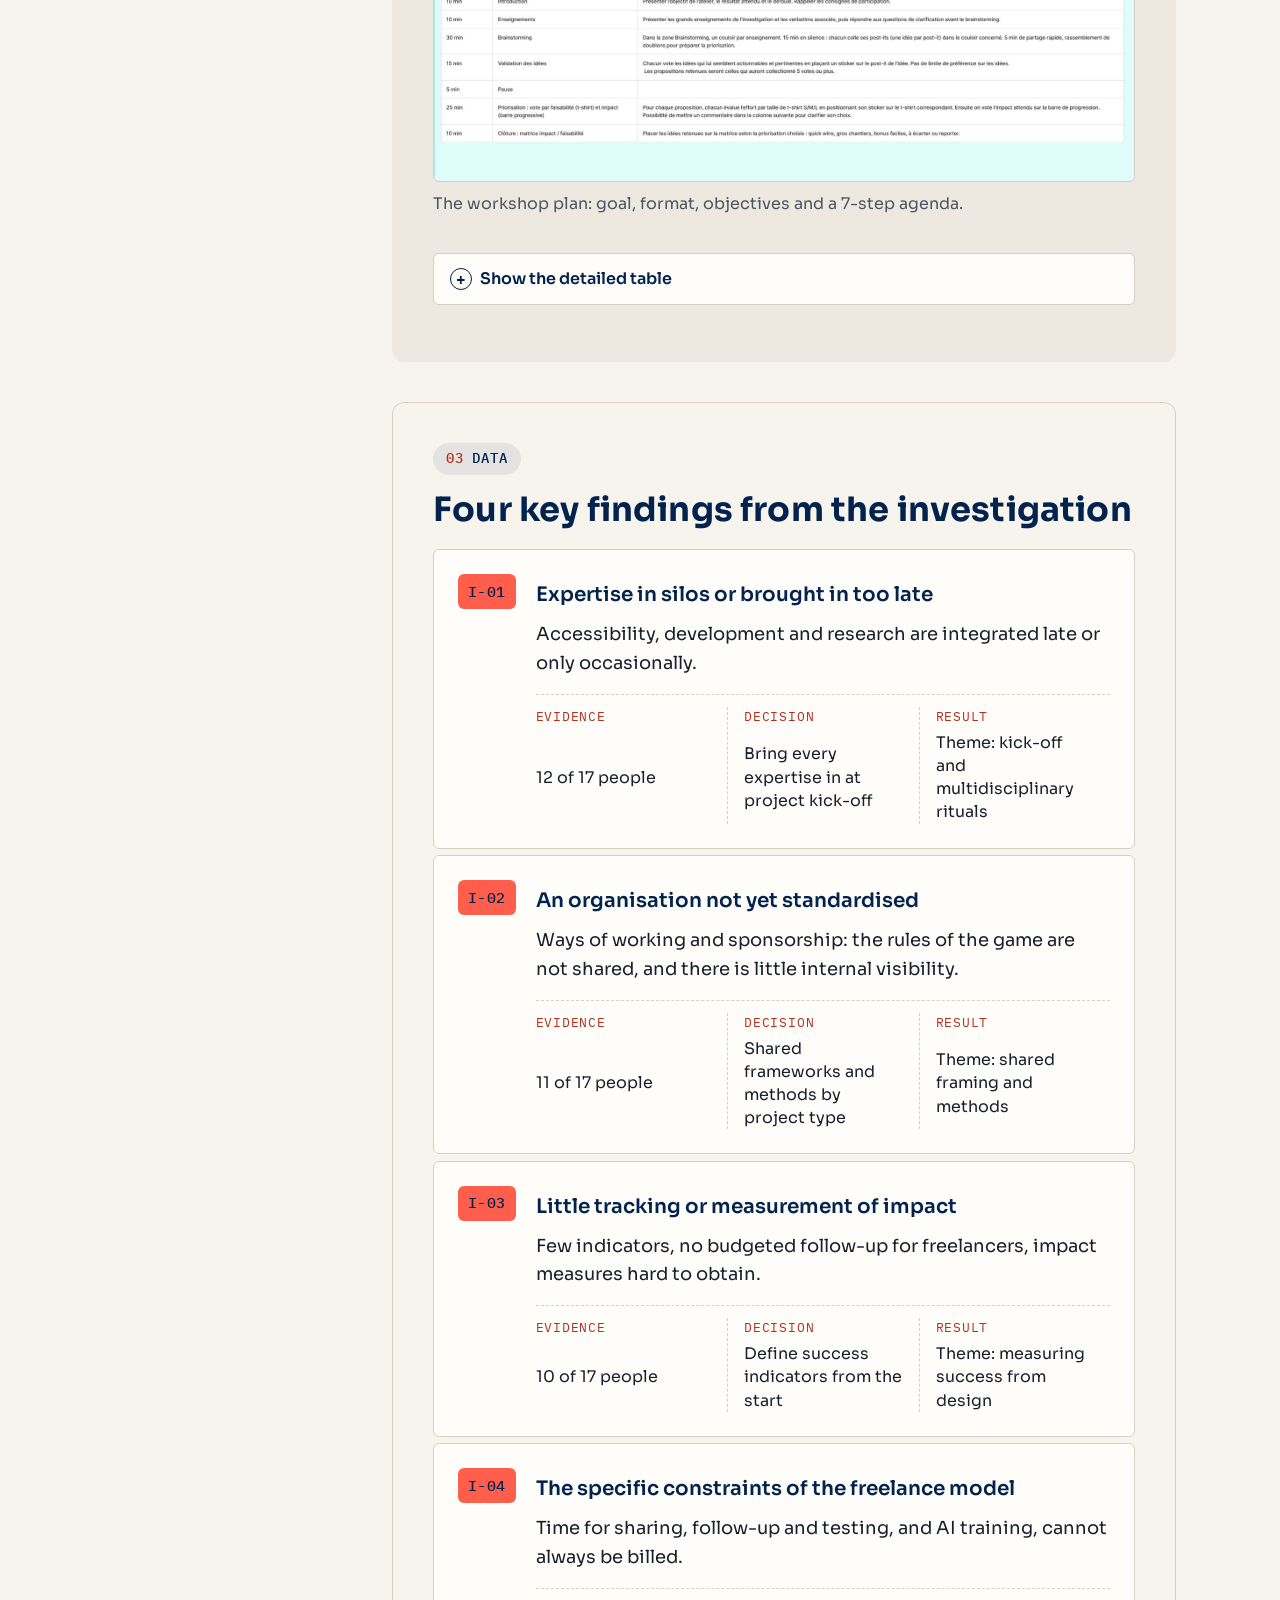
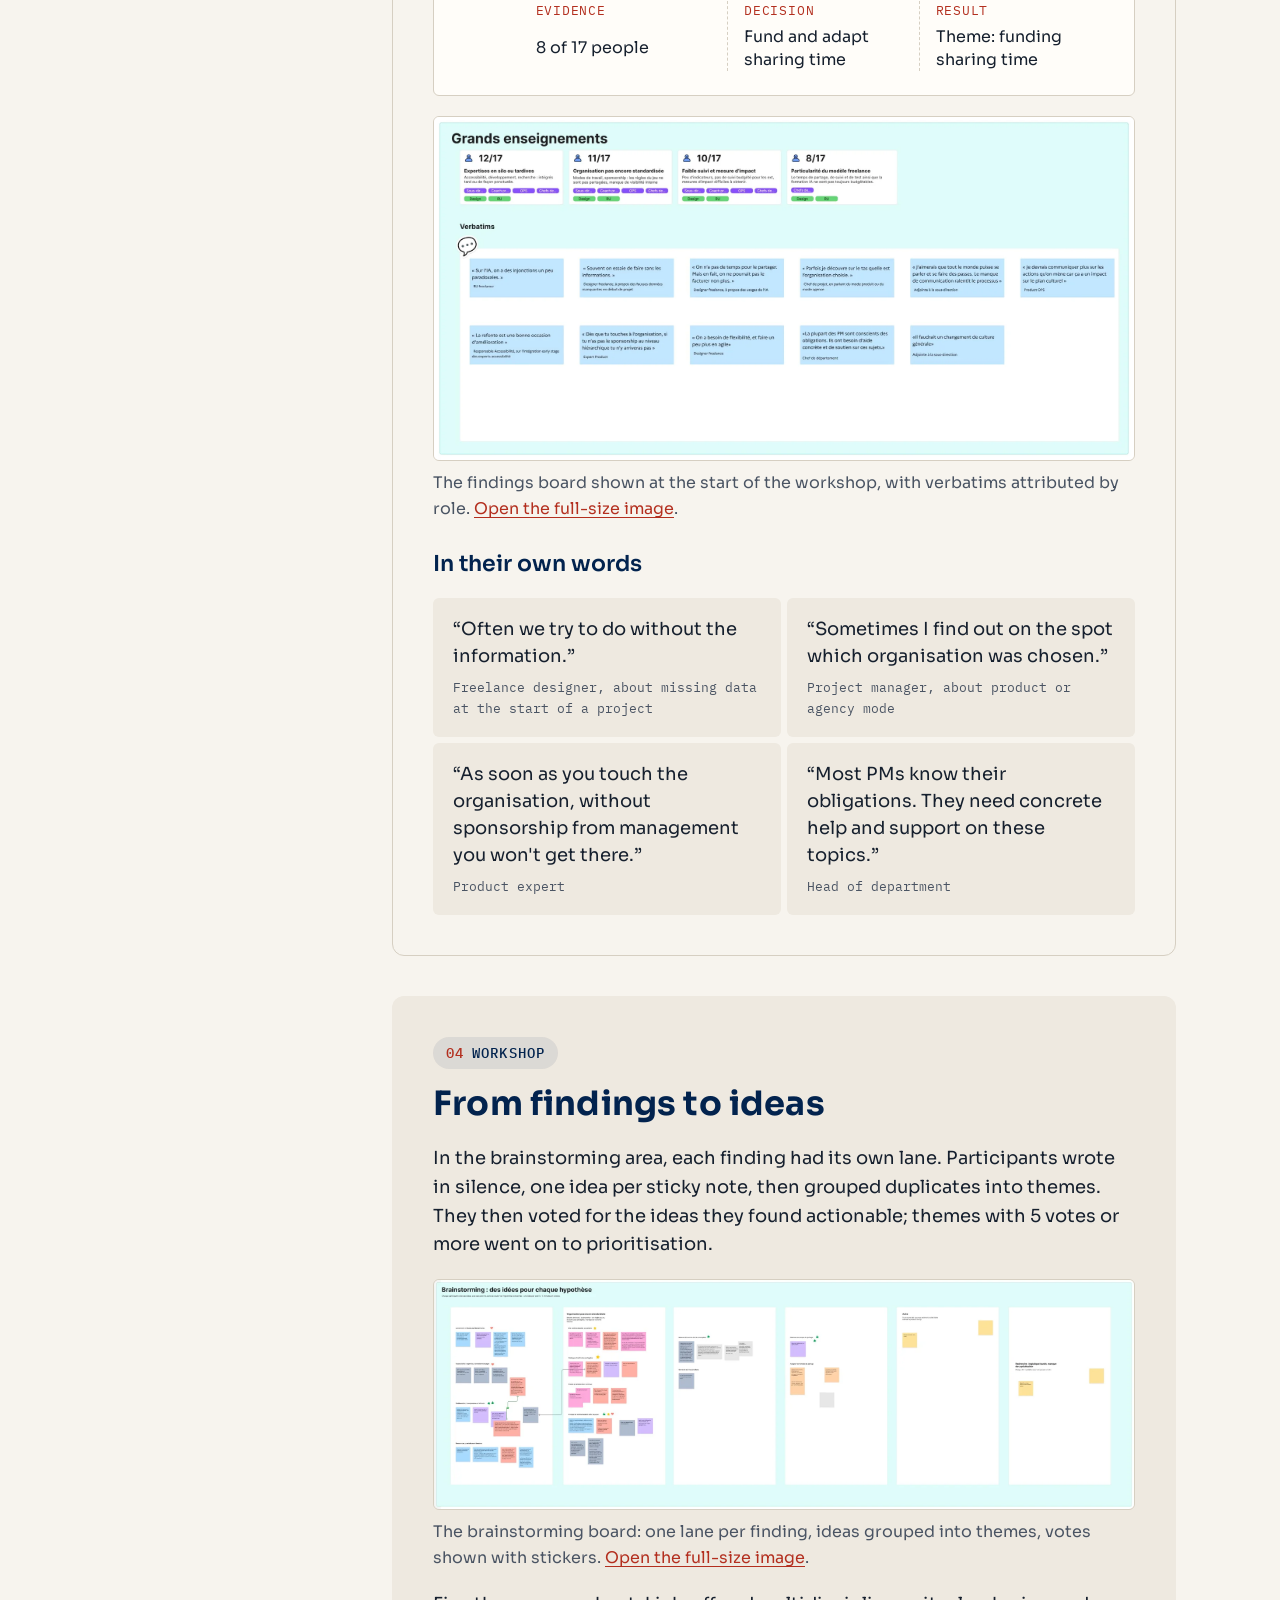
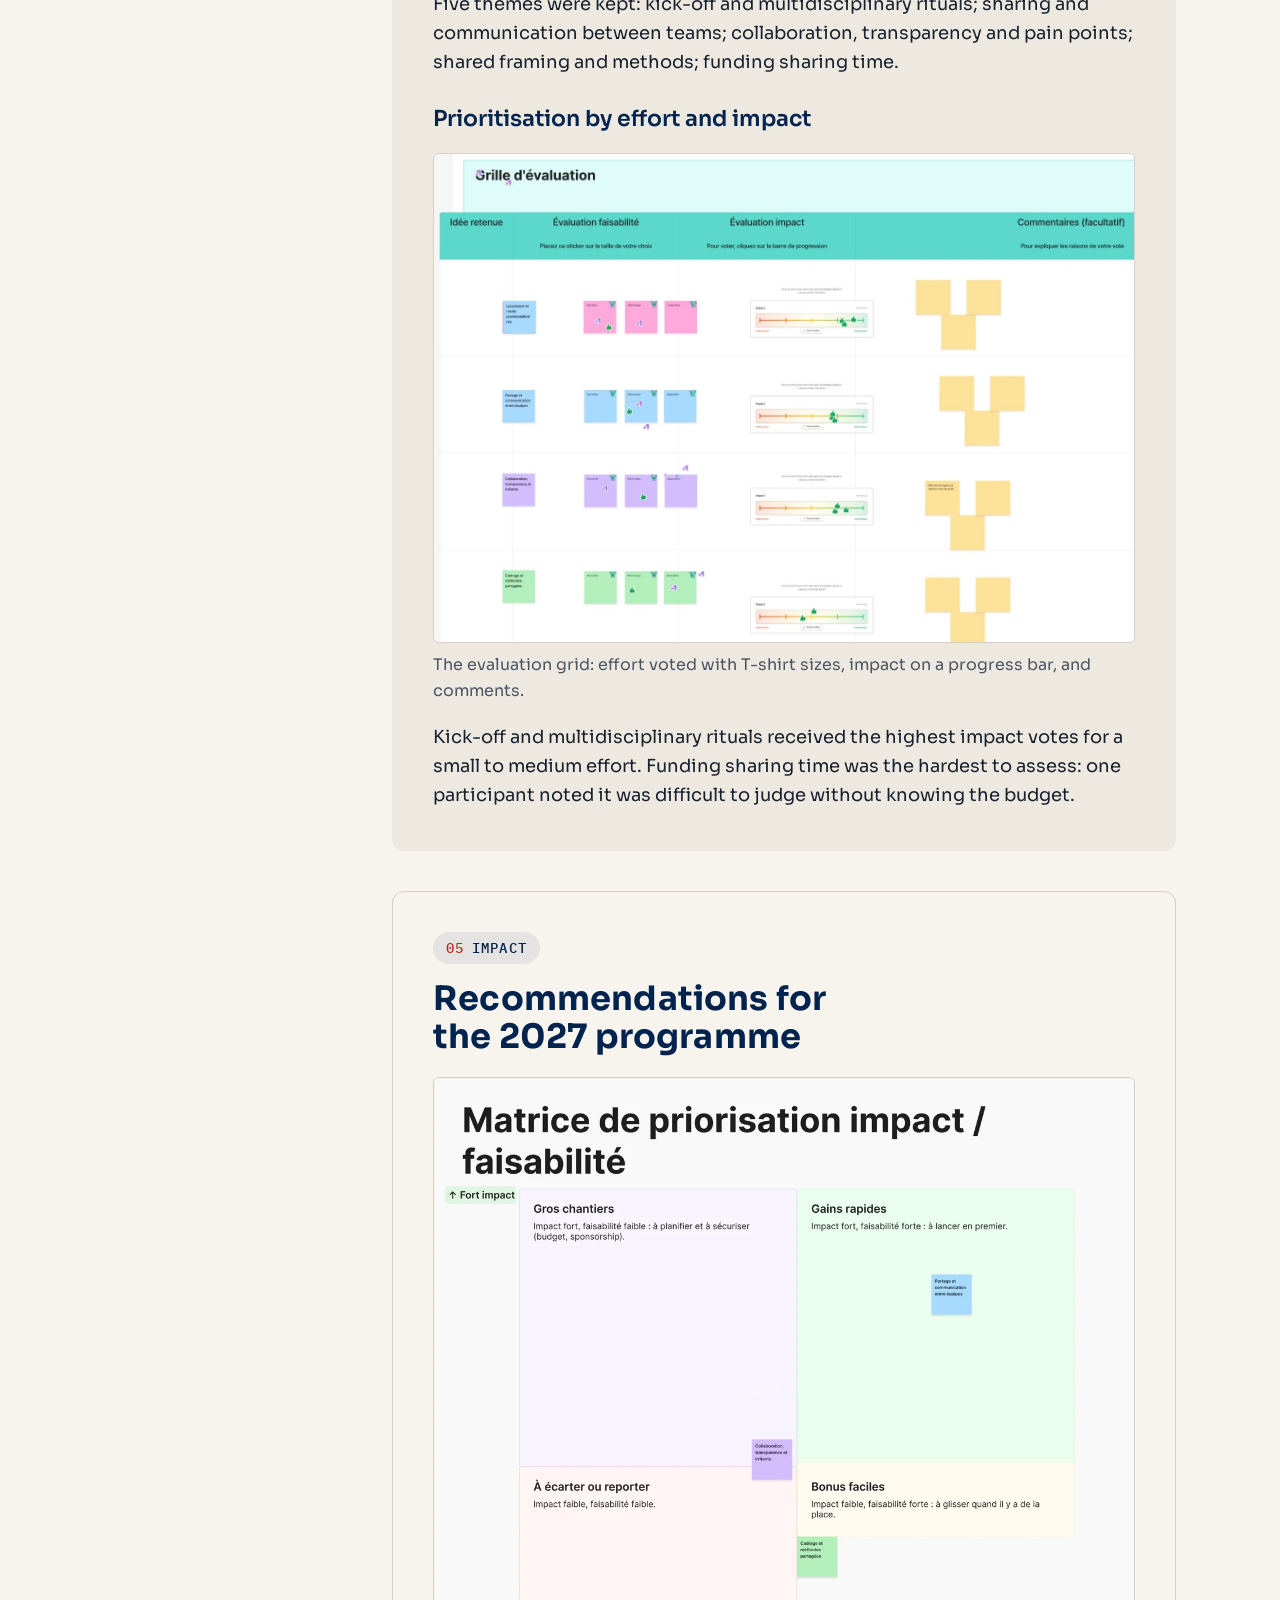
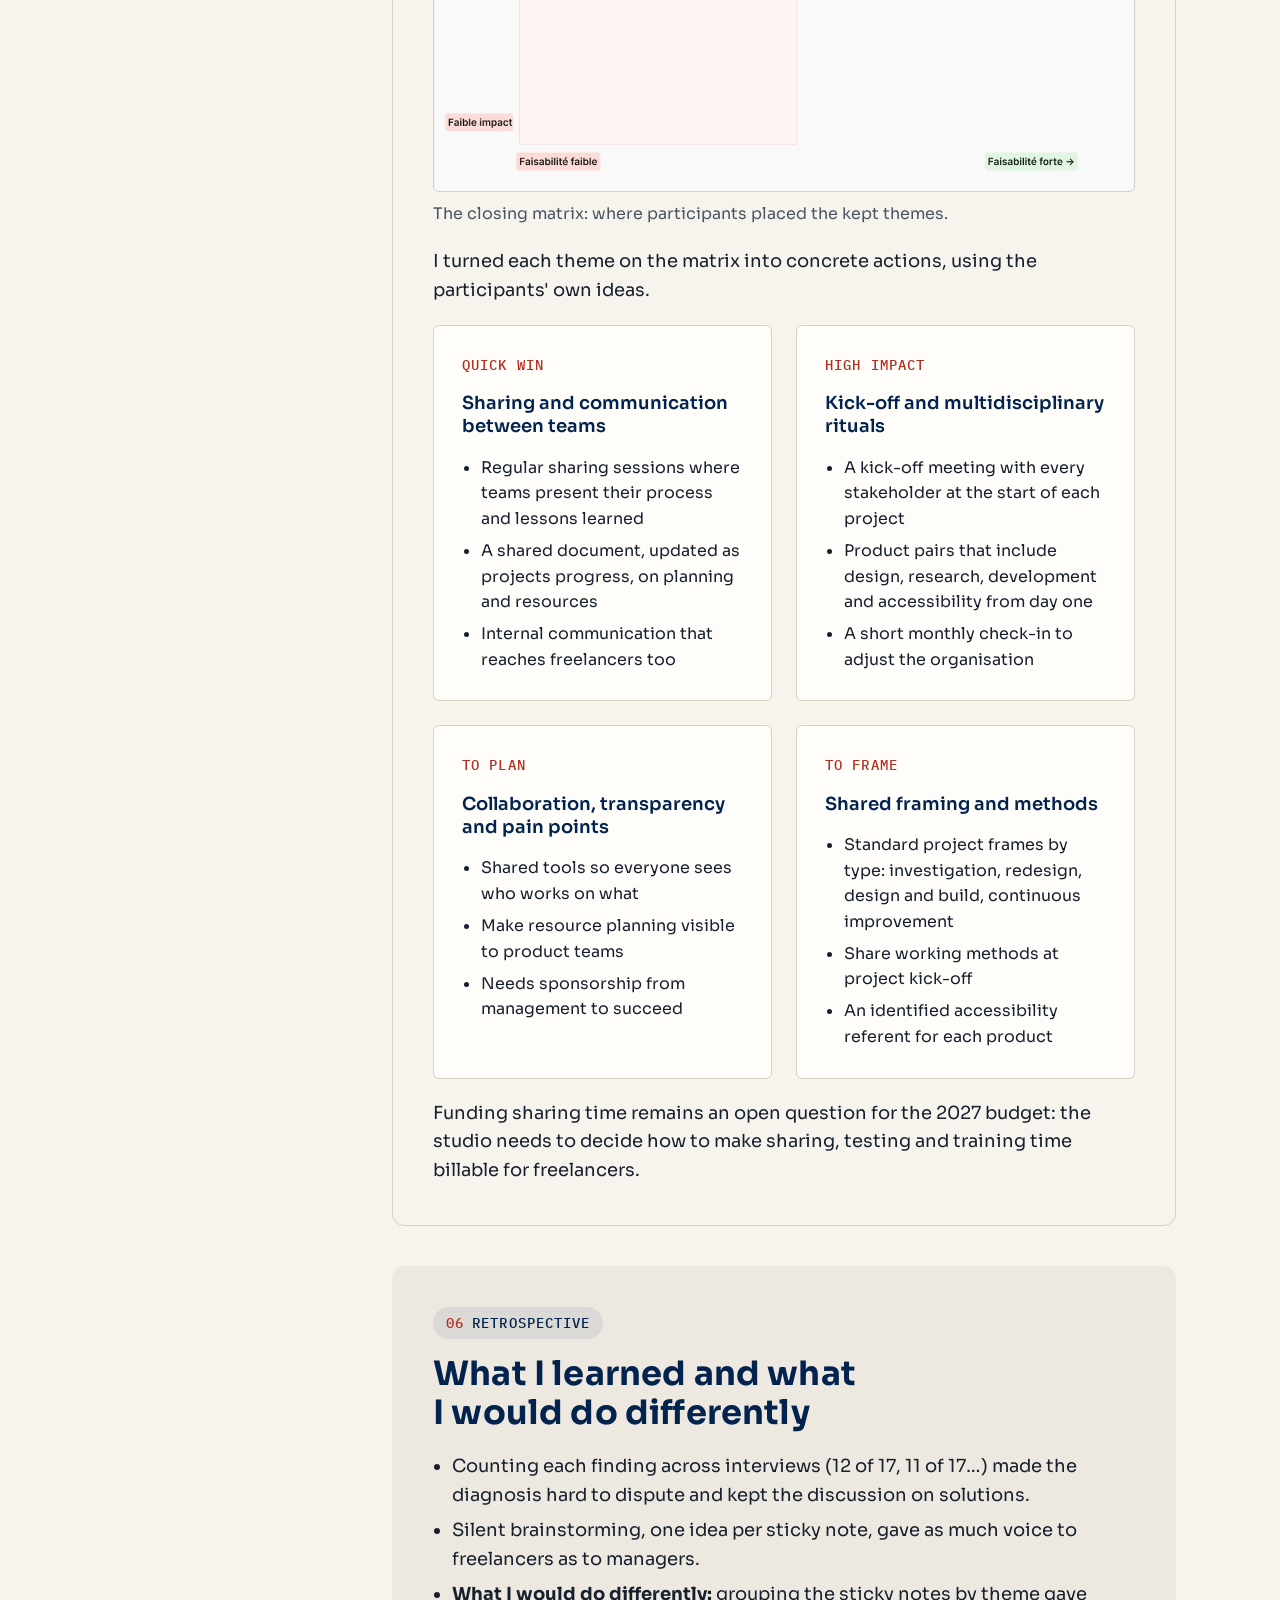
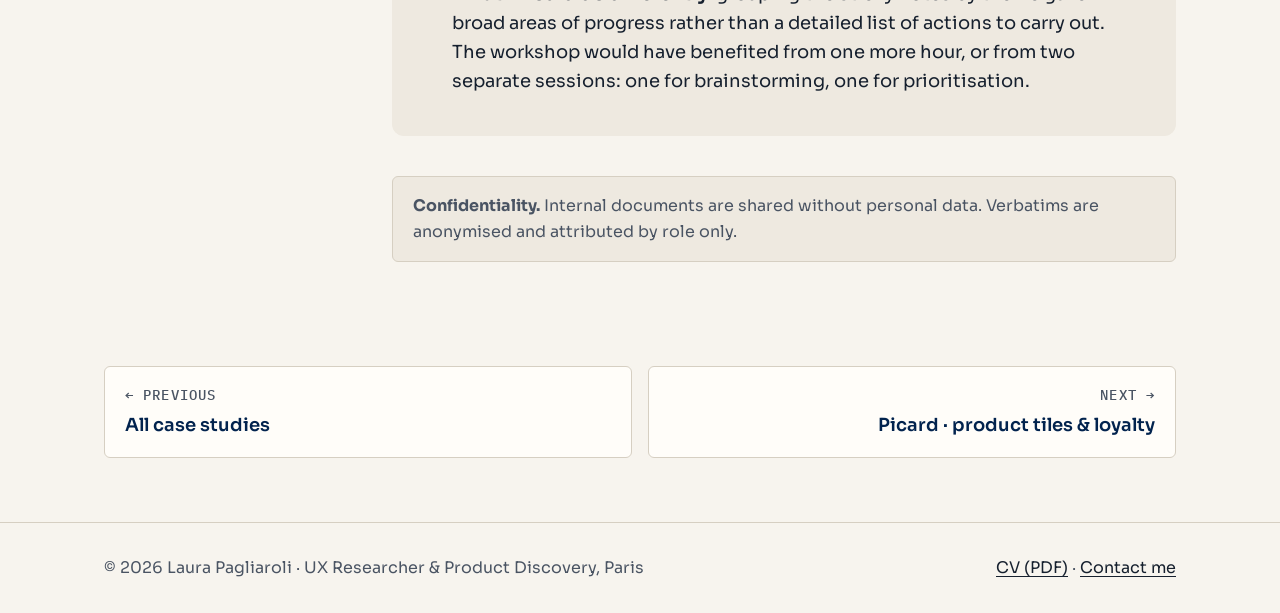
<file: case-studies/designops-ministeres-sociaux.html>
<!DOCTYPE html>
<html lang="en">
<head>
<meta charset="utf-8">
<meta name="viewport" content="width=device-width, initial-scale=1">
<title>DesignOps case study · Design studio of the French Ministries of Social Affairs · Laura Pagliaroli</title>
<meta name="description" content="DesignOps case study: an investigation with 17 people and a co-creation workshop to turn the main pain points of a public design studio into prioritised, actionable recommendations for its 2027 programme.">
<meta name="author" content="Laura Pagliaroli">
<link rel="canonical" href="https://laurapagliaroli.github.io/Portfolio/case-studies/designops-ministeres-sociaux.html">
<link rel="alternate" hreflang="en" href="https://laurapagliaroli.github.io/Portfolio/case-studies/designops-ministeres-sociaux.html">
<link rel="alternate" hreflang="fr" href="https://laurapagliaroli.github.io/Portfolio/case-studies/designops-ministeres-sociaux-fr.html">
<link rel="alternate" hreflang="x-default" href="https://laurapagliaroli.github.io/Portfolio/case-studies/designops-ministeres-sociaux.html">
<meta property="og:type" content="article">
<meta property="og:title" content="Ministries of Social Affairs: turning a design studio&#x27;s pain points into a 2027 action plan">
<meta property="og:description" content="DesignOps case study: an investigation with 17 people and a co-creation workshop to turn the main pain points of a public design studio into prioritised, actionable recommendations for its 2027 programme.">
<meta property="og:image" content="https://laurapagliaroli.github.io/Portfolio/assets/og-image.png">
<meta name="twitter:card" content="summary_large_image">
<link rel="icon" href="data:image/svg+xml,%3Csvg xmlns='http://www.w3.org/2000/svg' viewBox='0 0 64 64'%3E%3Crect width='64' height='64' rx='14' fill='%2302234E'/%3E%3Ctext x='32' y='43' font-size='30' font-weight='800' text-anchor='middle' fill='%23F7F4EE' font-family='Sora,Arial,sans-serif' letter-spacing='-1'%3ELP%3C/text%3E%3Crect x='14' y='50' width='36' height='4' rx='2' fill='%23FF5E4D'/%3E%3C/svg%3E">
<link rel="preconnect" href="https://fonts.googleapis.com">
<link rel="preconnect" href="https://fonts.gstatic.com" crossorigin>
<link href="https://fonts.googleapis.com/css2?family=IBM+Plex+Mono:wght@400;500&amp;family=Sora:wght@400;500;600;700;800&amp;display=swap" rel="stylesheet">
<script>/* every page opens in light mode */document.documentElement.setAttribute("data-theme","light")</script>
<script>try{localStorage.setItem("lp-lang","en")}catch(e){}</script>
<link rel="stylesheet" href="../assets/styles.css">
</head>
<body>
<a class="skip-link" href="#main">Skip to content</a>
<header class="site-header" id="top"><div class="container site-header__inner">
<a class="brand" href="../index.html" aria-label="Laura Pagliaroli, home">Laura Pagliaroli</a>
<button class="menu-toggle" type="button" aria-expanded="false" aria-controls="site-nav" id="menu-toggle">Menu</button>
<nav class="nav" id="site-nav" aria-label="Main"><a href="../index.html#work" aria-current="true">Case studies</a><a href="../index.html#about">About</a><a href="../index.html#approach">Approach</a><a href="../index.html#contact">Contact</a></nav>
<div class="header-actions">
      <button type="button" class="theme-toggle" id="theme-toggle" aria-pressed="false">
        <svg class="icon-moon" viewBox="0 0 24 24" aria-hidden="true" focusable="false"><path d="M20 14.5A8.5 8.5 0 0 1 9.5 4a8.5 8.5 0 1 0 10.5 10.5Z" fill="none" stroke="currentColor" stroke-width="1.8" stroke-linejoin="round"/></svg>
        <svg class="icon-sun" viewBox="0 0 24 24" aria-hidden="true" focusable="false"><circle cx="12" cy="12" r="4.2" fill="none" stroke="currentColor" stroke-width="1.8"/><path d="M12 2.5v2.2M12 19.3v2.2M2.5 12h2.2M19.3 12h2.2M5.3 5.3l1.6 1.6M17.1 17.1l1.6 1.6M5.3 18.7l1.6-1.6M17.1 6.9l1.6-1.6" stroke="currentColor" stroke-width="1.8" stroke-linecap="round"/></svg>
        <span class="visually-hidden" id="theme-toggle-label">Switch to dark mode</span>
      </button>
      <div class="lang-switch" role="group" aria-label="Language"><a href="designops-ministeres-sociaux.html" lang="en" hreflang="en" aria-current="true"><span aria-hidden="true">EN</span><span class="visually-hidden">English</span></a><a href="designops-ministeres-sociaux-fr.html" lang="fr" hreflang="fr"><span aria-hidden="true">FR</span><span class="visually-hidden">Français</span></a></div>
      <a class="btn btn--primary btn--small btn--download" href="../assets/Laura_Pagliaroli_CV_UX_Researcher_EN.pdf" download="Laura_Pagliaroli_CV_UX_Researcher_EN.pdf">CV (PDF)</a></div>
</div></header>
<main id="main">
<section class="cs-hero" aria-labelledby="cs-title"><div class="waves" aria-hidden="true"><svg viewBox="0 0 800 520" preserveAspectRatio="xMaxYMin slice" focusable="false"><defs><pattern id="sg-cs" width="48" height="24" patternUnits="userSpaceOnUse"><g class="scale"><circle cx="0" cy="12" r="23"/><circle cx="0" cy="12" r="17"/><circle cx="0" cy="12" r="11"/><circle cx="0" cy="12" r="5"/><circle cx="48" cy="12" r="23"/><circle cx="48" cy="12" r="17"/><circle cx="48" cy="12" r="11"/><circle cx="48" cy="12" r="5"/><circle cx="24" cy="24" r="23"/><circle cx="24" cy="24" r="17"/><circle cx="24" cy="24" r="11"/><circle cx="24" cy="24" r="5"/></g></pattern><linearGradient id="fade-cs" x1="1" y1="0" x2="0" y2="0.3"><stop offset="0" stop-color="#fff"/><stop offset="0.35" stop-color="#fff" stop-opacity="0.7"/><stop offset="0.8" stop-color="#fff" stop-opacity="0"/></linearGradient><mask id="m-cs"><rect width="800" height="520" fill="url(#fade-cs)"/></mask></defs><rect width="800" height="520" fill="url(#sg-cs)" mask="url(#m-cs)"/></svg></div>
<div class="container cs-hero__inner">
<nav class="breadcrumb" aria-label="Breadcrumb"><ol><li><a href="../index.html">Home</a></li><li><a href="../index.html#work">Case studies</a></li><li aria-current="page">DesignOps · Ministries of Social Affairs</li></ol></nav>
<p class="label label--coral">Case study · Public sector · DesignOps</p>
<h1 id="cs-title">Ministries of Social Affairs: turning a design studio's pain points into a 2027 action plan</h1>
<dl class="facts"><div><dt>Client</dt><dd>DNUM, Digital Directorate of the French Ministries of Social Affairs</dd></div><div><dt>My role</dt><dd>UX Researcher &amp; DesignOps · freelance</dd></div><div><dt>Duration</dt><dd>Sep 2026 – present</dd></div><div><dt>Participants</dt><dd>17 people interviewed · workshop with 8 to 12 product experts</dd></div></dl>
<ul class="tags" aria-label="Methods used"><li>Interviews · n = 17</li><li>Questionnaire</li><li>Thematic synthesis</li><li>Co-creation workshop</li><li>Brainstorming</li><li>Dot voting</li><li>Effort / impact matrix</li><li>DesignOps</li></ul>
</div></section>
<section class="cs-highlight" aria-label="Project highlights">
  <div class="container cs-highlight__inner">
    <figure class="cs-highlight__media"><img src="../assets/hero-designops.webp" width="1280" height="800" decoding="async" fetchpriority="high" alt="The key findings board from the workshop: four findings with how many of the 17 people raised each one, and verbatims below."></figure>
    <div class="cs-highlight__facts">
      <p class="cs-highlight__time"><span>4</span> min read</p>
      <dl class="cs-highlight__metrics"><div><dt>17</dt><dd>people interviewed, from management to freelance designers</dd></div><div><dt>4</dt><dd>key findings, the first raised by 12 of 17 people</dd></div><div><dt>2027</dt><dd>action plan prioritised with the studio's product experts</dd></div></dl>
      <div class="cs-highlight__shows"><h2>What this project shows</h2><ul><li>Diagnosed the design maturity of a public design studio</li><li>Designed and facilitated a co-creation workshop with senior experts</li><li>Turned findings into prioritised, actionable recommendations</li></ul></div>
    </div>
  </div>
</section>
<div class="container cs-layout">
<nav class="toc" aria-label="On this page"><p class="label">On this page</p><ol><li><a href="#tldr">Framing</a></li><li><a href="#context">Context</a></li><li><a href="#approach">Method</a></li><li><a href="#synthesis">Key findings</a></li><li><a href="#insights">Workshop</a></li><li><a href="#impact">Recommendations</a></li><li><a href="#learned">What I learned</a></li></ol></nav>
<article class="cs-body">
<section class="cs-section" id="tldr" aria-labelledby="tldr-title"><div class="tldr-box"><h2 id="tldr-title" class="label">Framing</h2><ol><li><b>Problem</b><span>What concrete actions would improve the studio's design process and its collaboration with product teams, and which ones should come first in 2027?</span></li><li><b>What I did</b><span>Interviewed 17 people across management, product, ops, design and research, sent a questionnaire to department heads, synthesised 4 key findings, then designed and facilitated a co-creation workshop to turn them into recommendations.</span></li><li><b>Impact</b><span>Prioritised, actionable recommendations placed on an effort / impact matrix, ready to feed the studio's 2027 programme.</span></li></ol></div></section>
<section class="cs-section cs-panel" id="context" aria-labelledby="context-title"><p class="cs-kicker"><span aria-hidden="true">01</span> Context</p><h2 id="context-title">The studio and its context</h2><p>The DNUM runs the digital services of the French Ministries of Social Affairs. Its design studio works with product teams on redesigns and new public services, with in-house staff and freelancers: designers, user researchers, accessibility experts, product coaches and ops.</p><p>The DNUM's design studio, still fairly young, wanted to measure its design maturity and understand how to improve its processes to have a greater impact on the projects run by the different departments of the Ministries of Social Affairs.</p></section><section class="cs-section cs-panel cs-panel--alt" id="approach" aria-labelledby="approach-title"><p class="cs-kicker"><span aria-hidden="true">02</span> Method</p><h2 id="approach-title">Approach and methodology</h2><ul class="protocol" aria-label="Mission in figures"><li><strong>17</strong><span>people interviewed</span></li><li><strong>1</strong><span>questionnaire for department heads</span></li><li><strong>4</strong><span>key findings</span></li><li><strong>1</strong><span>co-creation workshop of 1 h 30</span></li></ul><ul><li><strong>Investigation:</strong> interviews with 17 people from management, product coaching, ops, project and department heads, design and user research.</li><li><strong>Questionnaire:</strong> a questionnaire sent to department heads, who have little time for interviews, so their view was included too.</li><li><strong>Thematic synthesis:</strong> 4 key findings, each counted across interviews and illustrated with verbatims.</li><li><strong>Co-creation workshop:</strong> share the findings with product experts and key people of the studio, then generate, validate and prioritise ideas together.</li></ul><h3>Workshop plan</h3><figure class="figure"><div class="figure__frame"><img src="../assets/dnum-workshop-plan.webp" width="1596" height="856" loading="lazy" decoding="async" alt="Workshop plan. Goal: present the main findings of the investigation, then brainstorm, validate and prioritise proposals. Duration 1 hour 30 with a 5-minute break, hybrid, preferably on site, 8 to 12 participants. Objectives: identify concrete actions to improve design processes and collaboration with product teams, and build an effort and impact matrix of design organisation projects for 2027. Agenda: introduction 10 minutes, findings 10, brainstorming 30, validation of ideas 15, break 5, prioritisation by effort and impact 25, closing with the matrix 10."></div><figcaption>The workshop plan: goal, format, objectives and a 7-step agenda.</figcaption></figure><details class="more"><summary>Show the detailed table</summary><div class="method-table-wrap" tabindex="0" role="region" aria-label="Workshop agenda, scrollable table"><table class="method-table"><caption class="visually-hidden">Workshop agenda</caption><thead><tr><th scope="col">Time</th><th scope="col">Step</th><th scope="col">How</th></tr></thead><tbody><tr><td>10 min</td><td>Introduction</td><td>Goal, expected outcome, agenda and ground rules.</td></tr><tr><td>10 min</td><td>Findings</td><td>The 4 key findings and their verbatims, then clarification questions.</td></tr><tr><td>30 min</td><td>Brainstorming</td><td>One lane per finding. 15 minutes in silence, one idea per sticky note, then quick sharing and grouping of duplicates.</td></tr><tr><td>15 min</td><td>Validation</td><td>Everyone votes for the ideas they find actionable and relevant. Ideas with 5 votes or more are kept.</td></tr><tr><td>25 min</td><td>Prioritisation</td><td>Effort voted with T-shirt sizes (S, M, L), impact voted on a progress bar, with optional comments.</td></tr><tr><td>10 min</td><td>Closing</td><td>Kept ideas placed on the effort / impact matrix.</td></tr></tbody></table></div></details></section><section class="cs-section cs-panel" id="synthesis" aria-labelledby="synthesis-title"><p class="cs-kicker"><span aria-hidden="true">03</span> Data</p><h2 id="synthesis-title">Four key findings from the investigation</h2><ol class="insights"><li class="insight"><span class="insight__id" aria-hidden="true">I-01</span><div class="insight__body"><h3><span class="visually-hidden">Insight 1: </span>Expertise in silos or brought in too late</h3><p>Accessibility, development and research are integrated late or only occasionally.</p><dl class="chain"><div><dt>Evidence</dt><dd>12 of 17 people</dd></div><div><dt>Decision</dt><dd>Bring every expertise in at project kick-off</dd></div><div><dt>Result</dt><dd>Theme: kick-off and multidisciplinary rituals</dd></div></dl></div></li><li class="insight"><span class="insight__id" aria-hidden="true">I-02</span><div class="insight__body"><h3><span class="visually-hidden">Insight 2: </span>An organisation not yet standardised</h3><p>Ways of working and sponsorship: the rules of the game are not shared, and there is little internal visibility.</p><dl class="chain"><div><dt>Evidence</dt><dd>11 of 17 people</dd></div><div><dt>Decision</dt><dd>Shared frameworks and methods by project type</dd></div><div><dt>Result</dt><dd>Theme: shared framing and methods</dd></div></dl></div></li><li class="insight"><span class="insight__id" aria-hidden="true">I-03</span><div class="insight__body"><h3><span class="visually-hidden">Insight 3: </span>Little tracking or measurement of impact</h3><p>Few indicators, no budgeted follow-up for freelancers, impact measures hard to obtain.</p><dl class="chain"><div><dt>Evidence</dt><dd>10 of 17 people</dd></div><div><dt>Decision</dt><dd>Define success indicators from the start</dd></div><div><dt>Result</dt><dd>Theme: measuring success from design</dd></div></dl></div></li><li class="insight"><span class="insight__id" aria-hidden="true">I-04</span><div class="insight__body"><h3><span class="visually-hidden">Insight 4: </span>The specific constraints of the freelance model</h3><p>Time for sharing, follow-up and testing, and AI training, cannot always be billed.</p><dl class="chain"><div><dt>Evidence</dt><dd>8 of 17 people</dd></div><div><dt>Decision</dt><dd>Fund and adapt sharing time</dd></div><div><dt>Result</dt><dd>Theme: funding sharing time</dd></div></dl></div></li></ol><figure class="figure"><div class="figure__frame"><img src="../assets/dnum-key-findings.webp" width="1800" height="881" loading="lazy" decoding="async" alt="Board titled Key findings: four cards with counts (12, 11, 10 and 8 out of 17) and the roles concerned, such as management, product coaches, ops, project heads, design and research. Below, eleven verbatims attributed by role only."></div><figcaption>The findings board shown at the start of the workshop, with verbatims attributed by role. <a href="../assets/dnum-key-findings.webp">Open the full-size image</a>.</figcaption></figure><h3>In their own words</h3><ul class="verbatims"><li><q>Often we try to do without the information.</q><span>Freelance designer, about missing data at the start of a project</span></li><li><q>Sometimes I find out on the spot which organisation was chosen.</q><span>Project manager, about product or agency mode</span></li><li><q>As soon as you touch the organisation, without sponsorship from management you won't get there.</q><span>Product expert</span></li><li><q>Most PMs know their obligations. They need concrete help and support on these topics.</q><span>Head of department</span></li></ul></section><section class="cs-section cs-panel cs-panel--alt" id="insights" aria-labelledby="insights-title"><p class="cs-kicker"><span aria-hidden="true">04</span> Workshop</p><h2 id="insights-title">From findings to ideas</h2><p>In the brainstorming area, each finding had its own lane. Participants wrote in silence, one idea per sticky note, then grouped duplicates into themes. They then voted for the ideas they found actionable; themes with 5 votes or more went on to prioritisation.</p><figure class="figure"><div class="figure__frame"><img src="../assets/dnum-brainstorming.webp" width="2000" height="653" loading="lazy" decoding="async" alt="Brainstorming board with one lane per finding, filled with coloured sticky notes grouped into themes such as kick-off and multidisciplinary rituals, accessibility, collaboration and transparency, shared framing and methods, sharing and communication between teams, measuring success from design, and funding sharing time. Stickers show the votes."></div><figcaption>The brainstorming board: one lane per finding, ideas grouped into themes, votes shown with stickers. <a href="../assets/dnum-brainstorming.webp">Open the full-size image</a>.</figcaption></figure><p>Five themes were kept: kick-off and multidisciplinary rituals; sharing and communication between teams; collaboration, transparency and pain points; shared framing and methods; funding sharing time.</p><h3>Prioritisation by effort and impact</h3><figure class="figure"><div class="figure__frame"><img src="../assets/dnum-evaluation-grid.webp" width="1480" height="1030" loading="lazy" decoding="async" alt="Evaluation grid. For each kept idea, participants placed a sticker on a small, medium or large effort T-shirt and voted on an impact bar from low to high, with optional comments. Kick-off and multidisciplinary rituals gets the highest impact votes with small to medium effort; funding sharing time gets a question mark on effort."></div><figcaption>The evaluation grid: effort voted with T-shirt sizes, impact on a progress bar, and comments.</figcaption></figure><p>Kick-off and multidisciplinary rituals received the highest impact votes for a small to medium effort. Funding sharing time was the hardest to assess: one participant noted it was difficult to judge without knowing the budget.</p></section><section class="cs-section cs-panel" id="impact" aria-labelledby="impact-title"><p class="cs-kicker"><span aria-hidden="true">05</span> Impact</p><h2 id="impact-title">Recommendations for the 2027 programme</h2><figure class="figure"><div class="figure__frame"><img src="../assets/dnum-matrix.webp" width="1200" height="1222" loading="lazy" decoding="async" alt="Impact and feasibility matrix with four quadrants: big projects, quick wins, easy extras, and drop or postpone. Sharing and communication between teams sits in quick wins. Collaboration, transparency and pain points sits on the line between big projects and drop or postpone. Shared framing and methods sits on the edge of easy extras."></div><figcaption>The closing matrix: where participants placed the kept themes.</figcaption></figure><p>I turned each theme on the matrix into concrete actions, using the participants' own ideas.</p><div class="offers"><article class="offer"><p class="label label--coral">Quick win</p><h4>Sharing and communication between teams</h4><ul><li>Regular sharing sessions where teams present their process and lessons learned</li><li>A shared document, updated as projects progress, on planning and resources</li><li>Internal communication that reaches freelancers too</li></ul></article><article class="offer"><p class="label label--coral">High impact</p><h4>Kick-off and multidisciplinary rituals</h4><ul><li>A kick-off meeting with every stakeholder at the start of each project</li><li>Product pairs that include design, research, development and accessibility from day one</li><li>A short monthly check-in to adjust the organisation</li></ul></article><article class="offer"><p class="label label--coral">To plan</p><h4>Collaboration, transparency and pain points</h4><ul><li>Shared tools so everyone sees who works on what</li><li>Make resource planning visible to product teams</li><li>Needs sponsorship from management to succeed</li></ul></article><article class="offer"><p class="label label--coral">To frame</p><h4>Shared framing and methods</h4><ul><li>Standard project frames by type: investigation, redesign, design and build, continuous improvement</li><li>Share working methods at project kick-off</li><li>An identified accessibility referent for each product</li></ul></article></div><p>Funding sharing time remains an open question for the 2027 budget: the studio needs to decide how to make sharing, testing and training time billable for freelancers.</p></section><section class="cs-section cs-panel cs-panel--alt" id="learned" aria-labelledby="learned-title"><p class="cs-kicker"><span aria-hidden="true">06</span> Retrospective</p><h2 id="learned-title">What I learned and what I would do differently</h2><ul><li>Counting each finding across interviews (12 of 17, 11 of 17…) made the diagnosis hard to dispute and kept the discussion on solutions.</li><li>Silent brainstorming, one idea per sticky note, gave as much voice to freelancers as to managers.</li><li><strong>What I would do differently:</strong> grouping the sticky notes by theme gave broad areas of progress rather than a detailed list of actions to carry out. The workshop would have benefited from one more hour, or from two separate sessions: one for brainstorming, one for prioritisation.</li></ul></section>
<p class="note"><strong>Confidentiality.</strong> Internal documents are shared without personal data. Verbatims are anonymised and attributed by role only.</p>
</article></div>
<div class="container"><nav class="pager" aria-label="Other case studies">
<a class="prev" href="../index.html#work"><span class="label">← Previous</span>All case studies</a>
<a class="next" href="picard-product-tiles-loyalty.html"><span class="label">Next →</span>Picard · product tiles &amp; loyalty</a>
</nav></div>
</main>
<a class="to-top" href="#top" id="to-top" aria-label="Back to top"><svg viewBox="0 0 24 24" aria-hidden="true" focusable="false"><path d="M12 19V5M5.5 11.5 12 5l6.5 6.5" fill="none" stroke="currentColor" stroke-width="2" stroke-linecap="round" stroke-linejoin="round"/></svg></a>
<footer class="site-footer"><div class="container site-footer__inner">
<span>© <span id="year">2026</span> Laura Pagliaroli · UX Researcher &amp; Product Discovery, Paris</span>
<span><a href="../assets/Laura_Pagliaroli_CV_UX_Researcher_EN.pdf" download="Laura_Pagliaroli_CV_UX_Researcher_EN.pdf">CV (PDF)</a> · <a href="../index.html#contact">Contact me</a></span>
</div></footer>
<script src="../assets/main.js"></script>
</body>
</html>
</file>
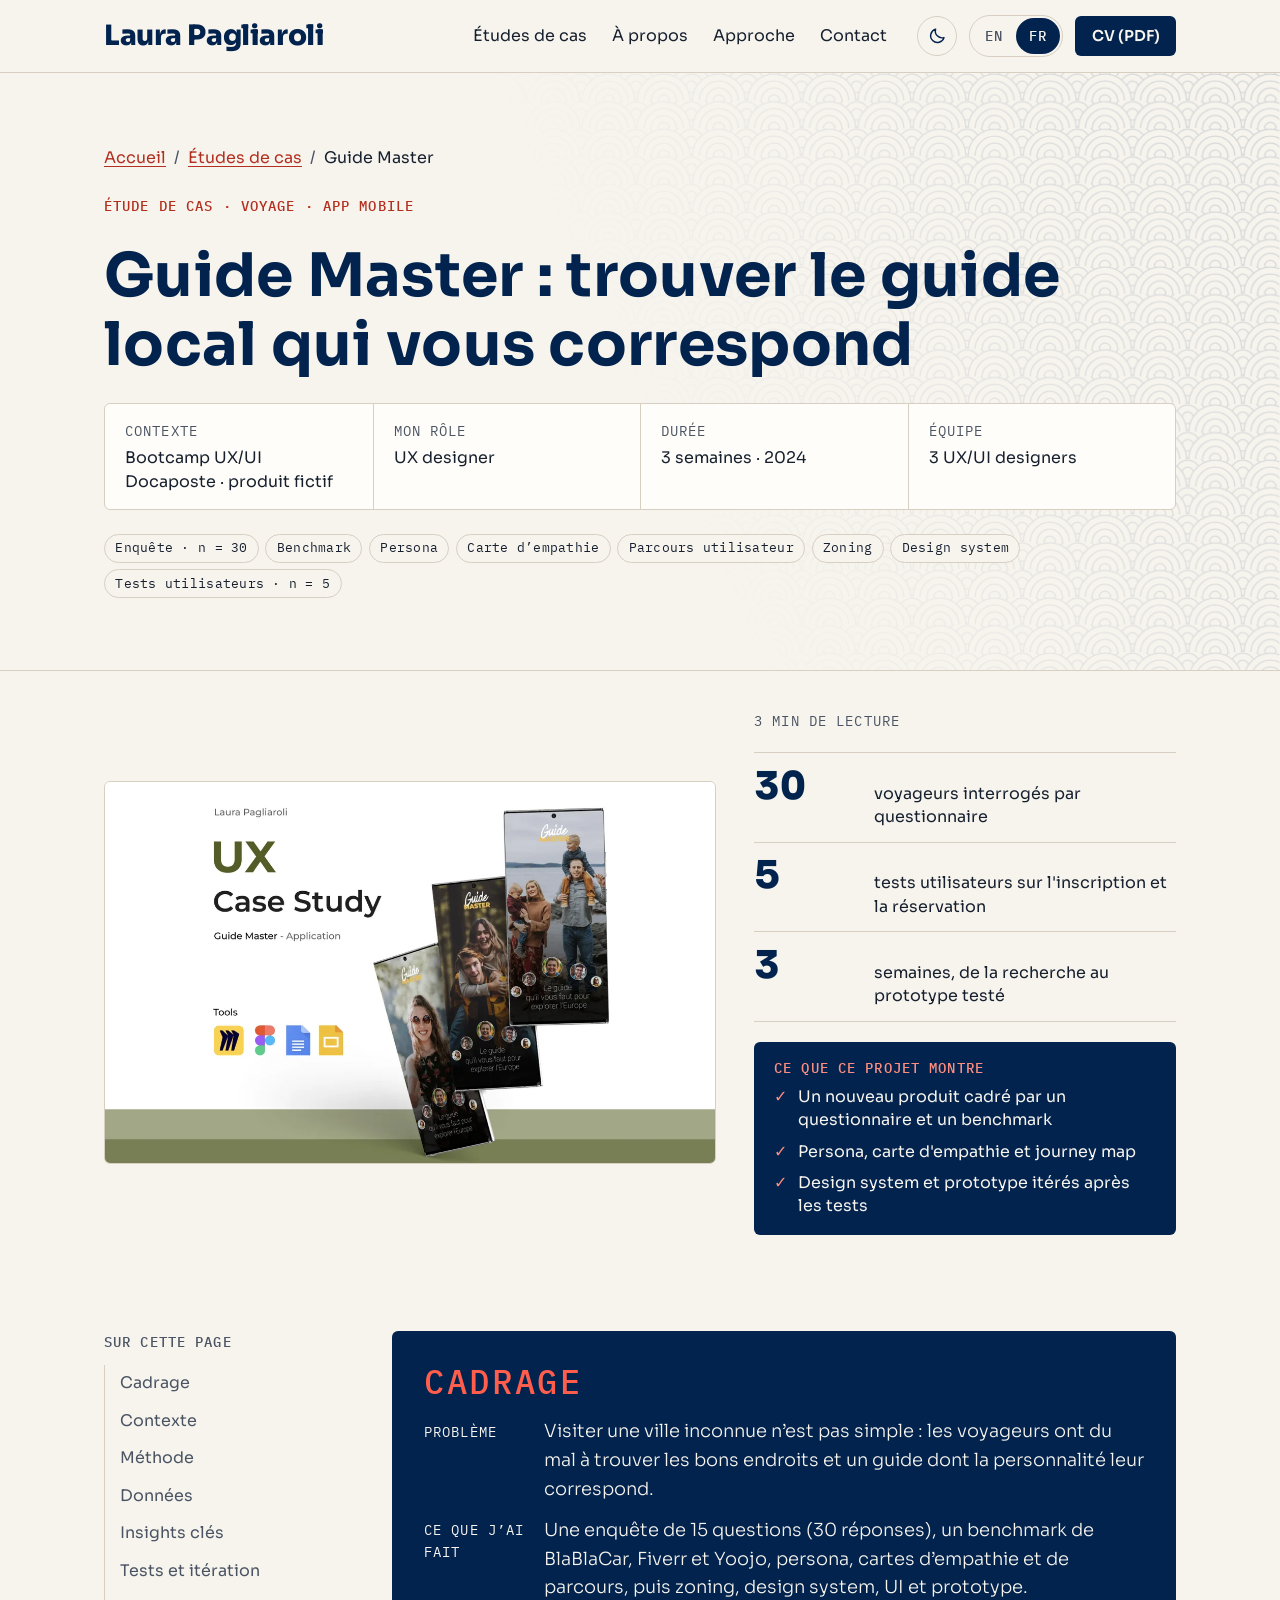
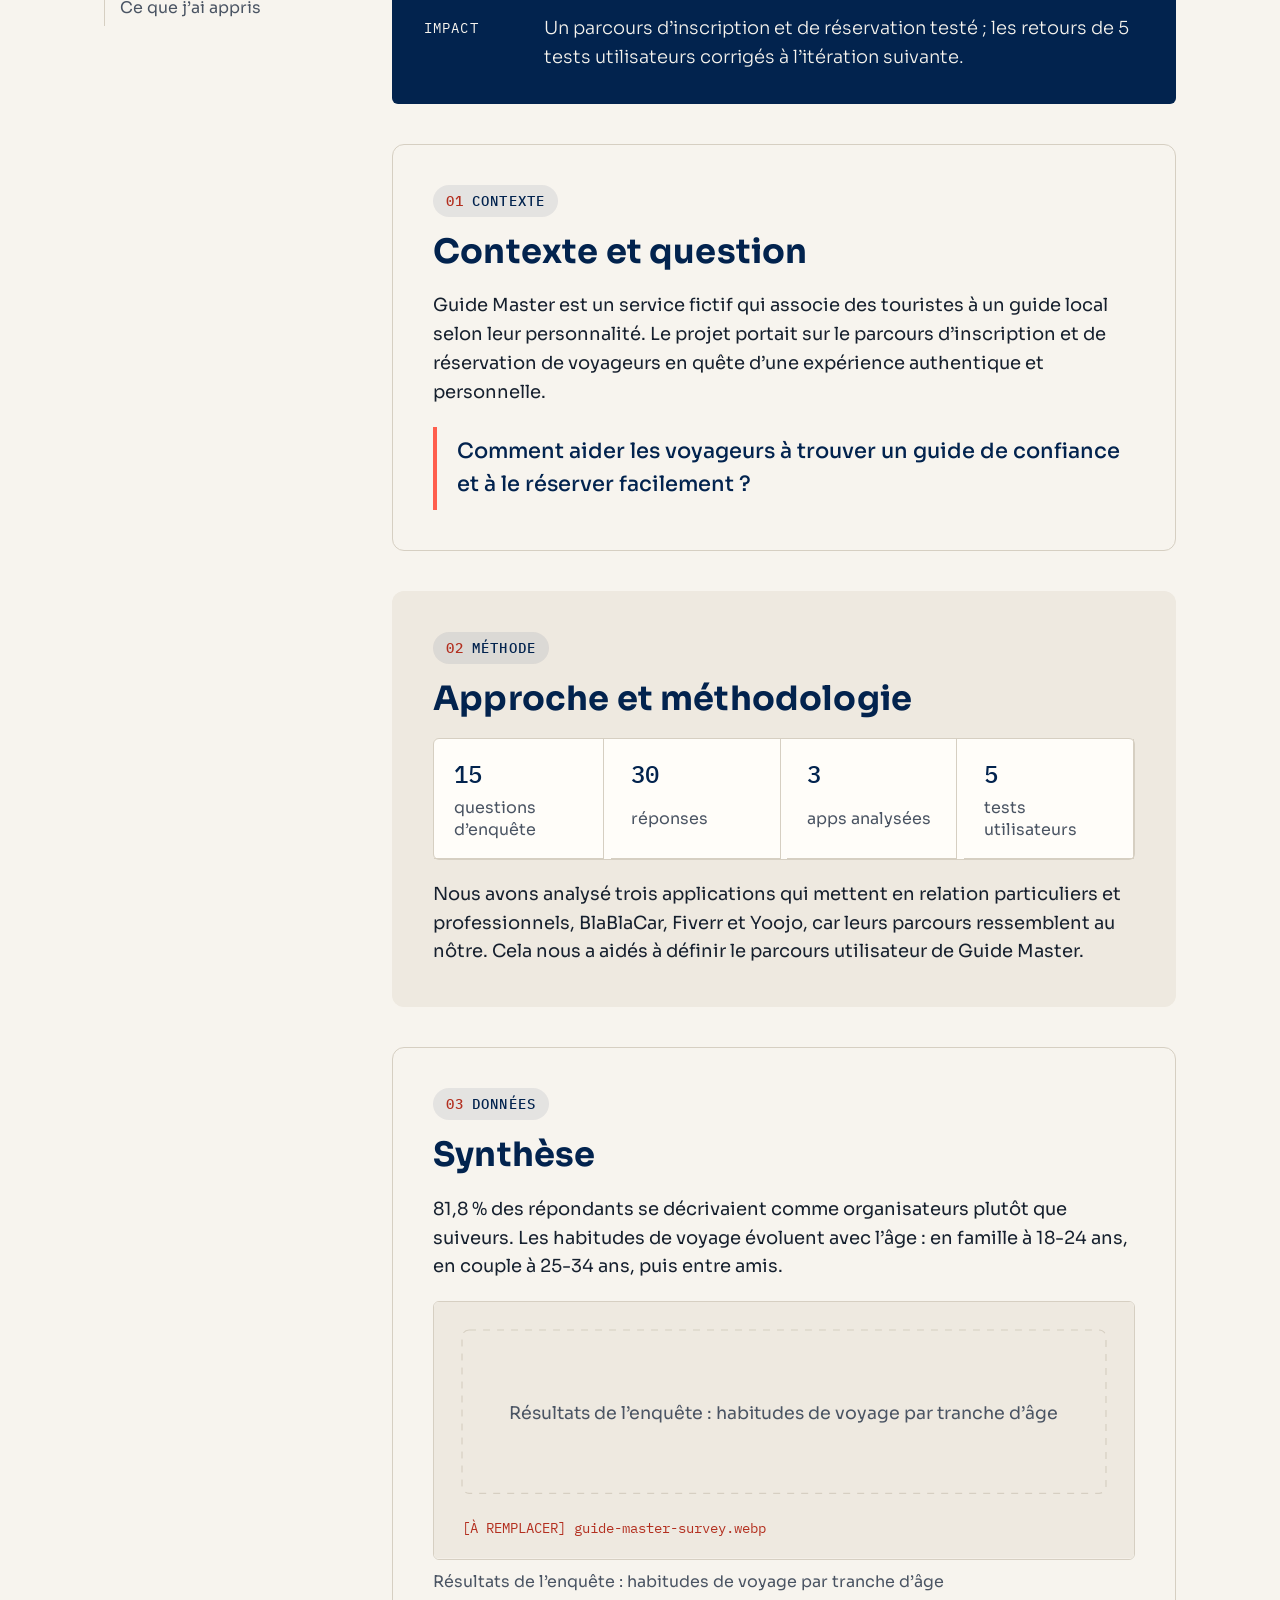
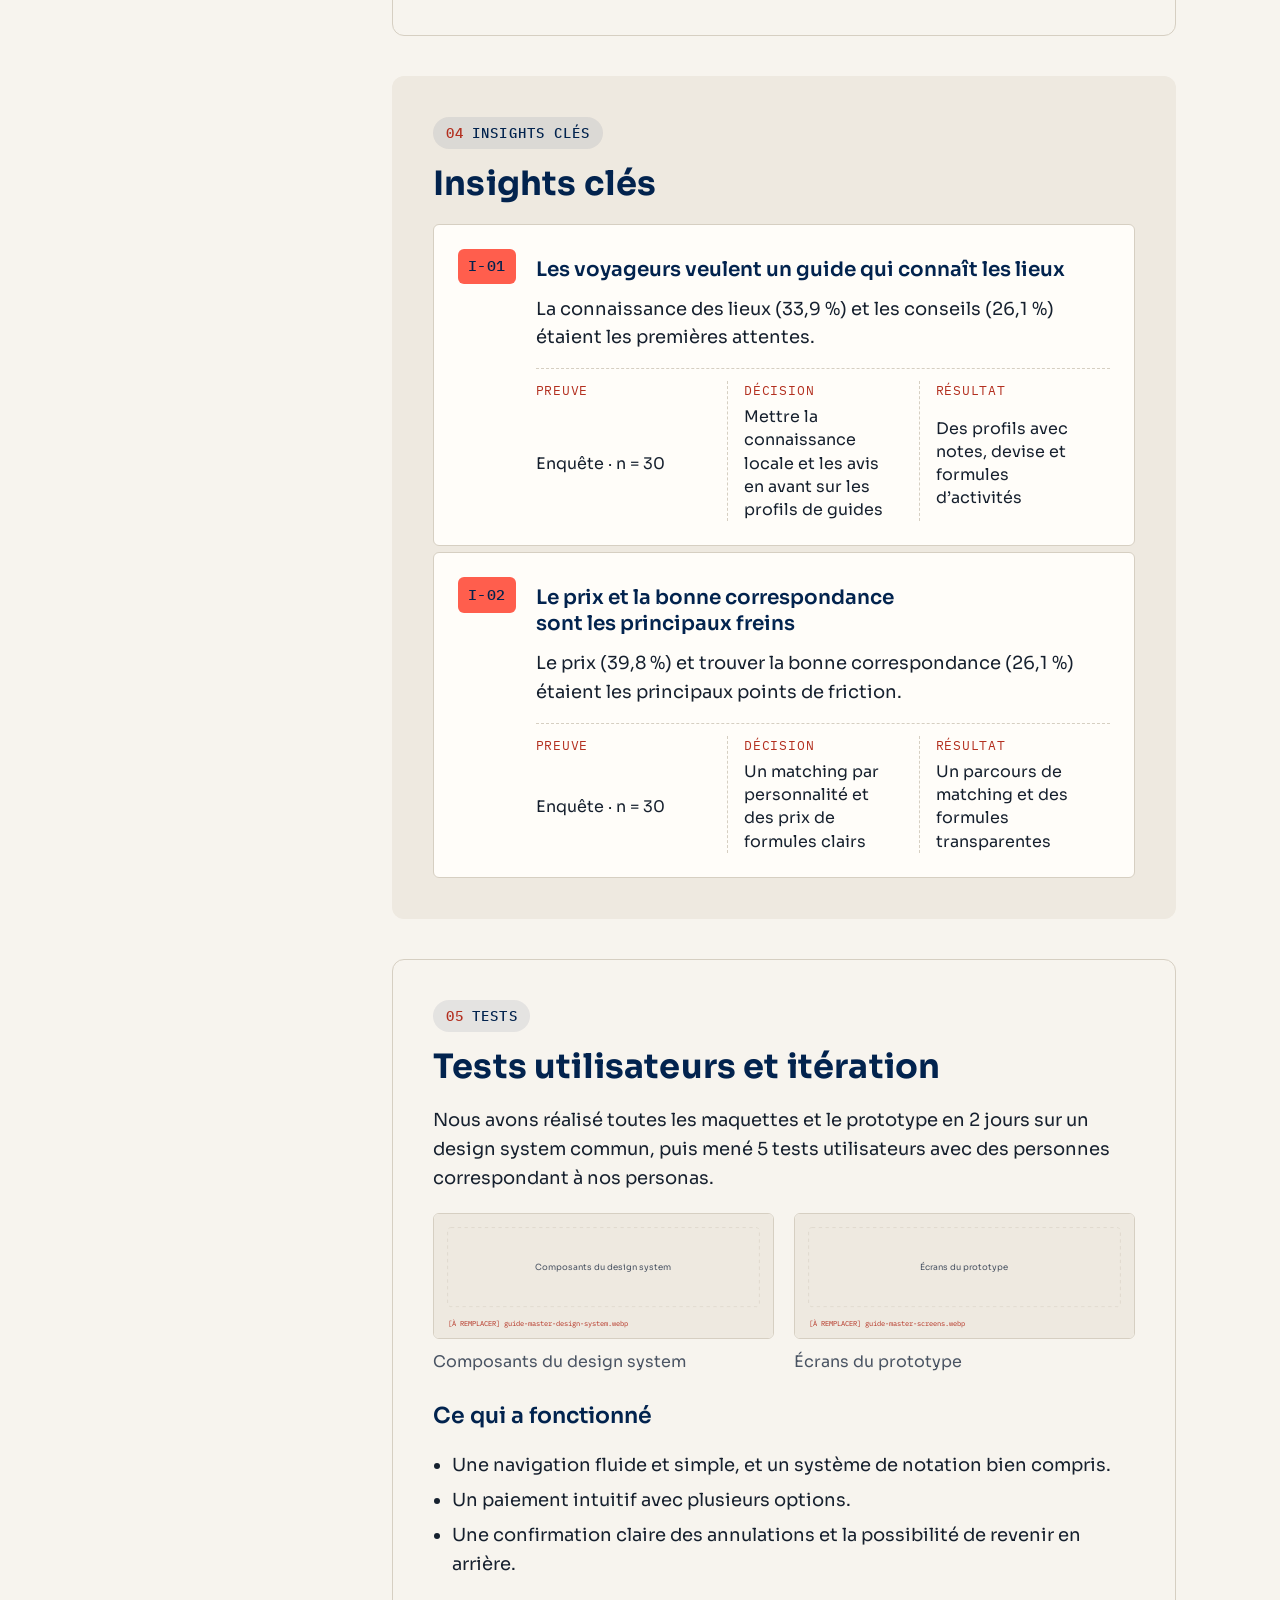
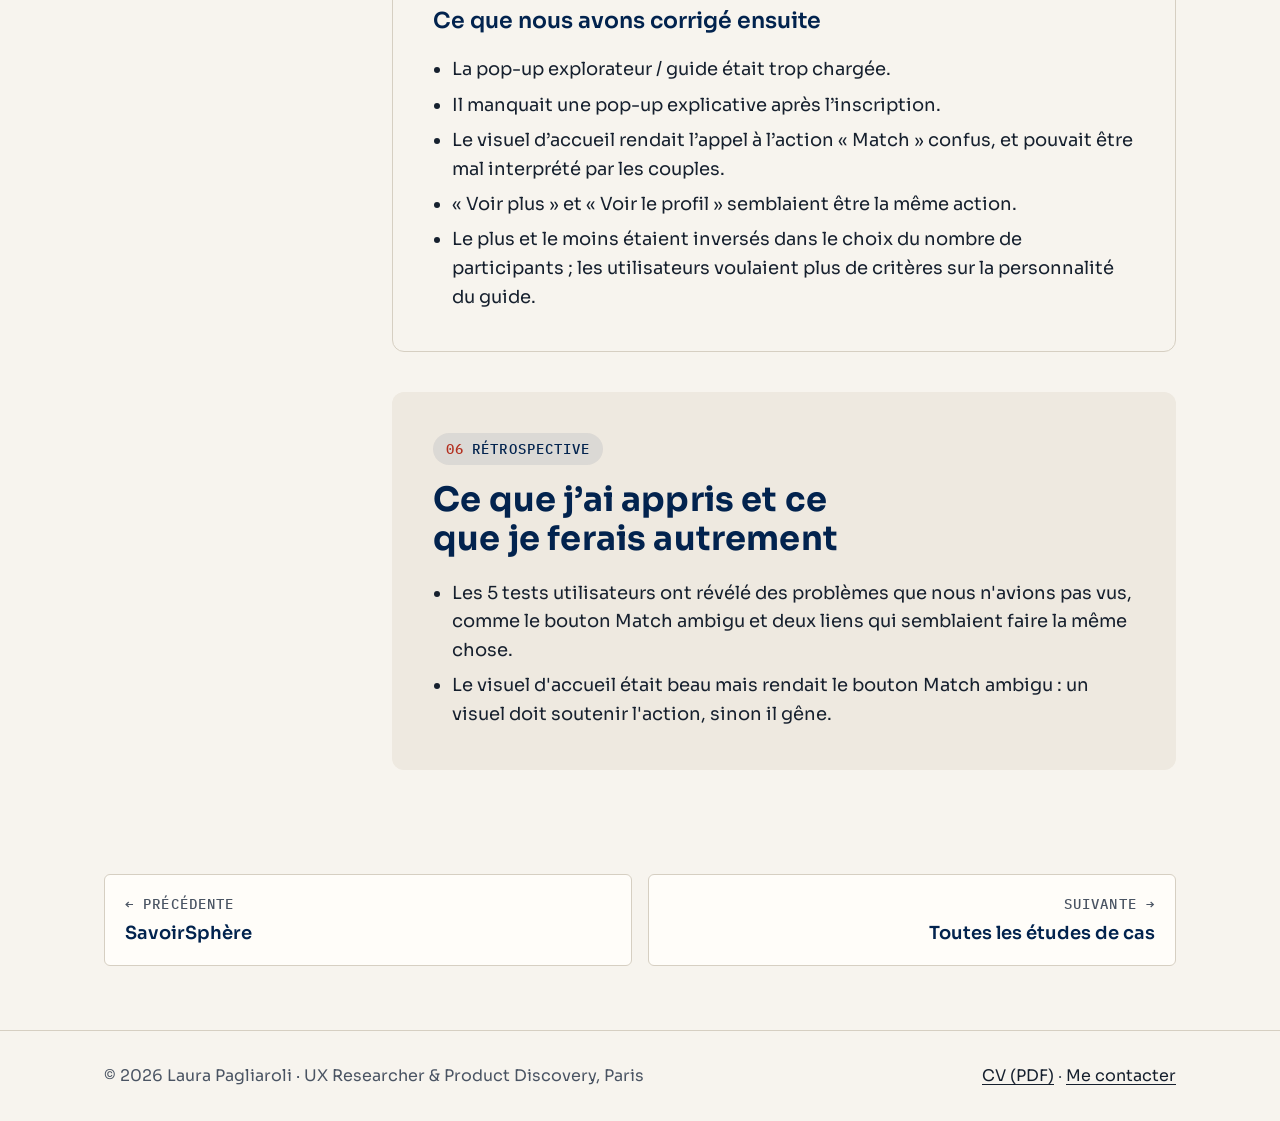
<file: case-studies/guide-master-travel-app-fr.html>
<!DOCTYPE html>

<html lang="fr">
<head>
<meta charset="utf-8"/>
<meta content="width=device-width, initial-scale=1" name="viewport"/>
<title>Étude de cas Guide Master · App de mise en relation avec des guides · Laura Pagliaroli</title>
<meta content="Étude de cas UX/UI : Guide Master, une application qui associe voyageurs et guides locaux selon leur personnalité. Enquête auprès de 30 voyageurs, benchmark, personas, parcours utilisateur, design system, prototype et 5 tests utilisateurs." name="description"/>
<meta content="Laura Pagliaroli" name="author"/>
<link href="https://laurapagliaroli.github.io/Portfolio/case-studies/guide-master-travel-app-fr.html" rel="canonical"/>
<link href="https://laurapagliaroli.github.io/Portfolio/case-studies/guide-master-travel-app.html" hreflang="en" rel="alternate"/>
<link href="https://laurapagliaroli.github.io/Portfolio/case-studies/guide-master-travel-app-fr.html" hreflang="fr" rel="alternate"/>
<link href="https://laurapagliaroli.github.io/Portfolio/case-studies/guide-master-travel-app.html" hreflang="x-default" rel="alternate"/>
<meta content="article" property="og:type"/>
<meta content="Guide Master : trouver le guide local qui vous correspond" property="og:title"/>
<meta content="Étude de cas UX/UI : Guide Master, une application qui associe voyageurs et guides locaux selon leur personnalité. Enquête auprès de 30 voyageurs, benchmark, personas, parcours utilisateur, design system, prototype et 5 tests utilisateurs." property="og:description"/>
<meta content="https://laurapagliaroli.github.io/Portfolio/assets/og-image.png" property="og:image"/>
<meta content="summary_large_image" name="twitter:card"/>
<link href="data:image/svg+xml,%3Csvg xmlns='http://www.w3.org/2000/svg' viewBox='0 0 64 64'%3E%3Crect width='64' height='64' rx='14' fill='%2302234E'/%3E%3Ctext x='32' y='43' font-size='30' font-weight='800' text-anchor='middle' fill='%23F7F4EE' font-family='Sora,Arial,sans-serif' letter-spacing='-1'%3ELP%3C/text%3E%3Crect x='14' y='50' width='36' height='4' rx='2' fill='%23FF5E4D'/%3E%3C/svg%3E" rel="icon"/>
<link href="https://fonts.googleapis.com" rel="preconnect"/>
<link crossorigin="" href="https://fonts.gstatic.com" rel="preconnect"/>
<link href="https://fonts.googleapis.com/css2?family=IBM+Plex+Mono:wght@400;500&amp;family=Sora:wght@400;500;600;700;800&amp;display=swap" rel="stylesheet"/>
<script>/* every page opens in light mode */document.documentElement.setAttribute("data-theme","light")</script>
<script>try{localStorage.setItem("lp-lang","fr")}catch(e){}</script>
<link href="../assets/styles.css" rel="stylesheet"/>
</head>
<body>
<a class="skip-link" href="#main">Aller au contenu</a>
<header class="site-header" id="top"><div class="container site-header__inner">
<a aria-label="Laura Pagliaroli, accueil" class="brand" href="../index.html">Laura Pagliaroli</a>
<button aria-controls="site-nav" aria-expanded="false" class="menu-toggle" id="menu-toggle" type="button">Menu</button>
<nav aria-label="Navigation principale" class="nav" id="site-nav"><a aria-current="true" href="../index.html#work">Études de cas</a><a href="../index.html#about">À propos</a><a href="../index.html#approach">Approche</a><a href="../index.html#contact">Contact</a></nav>
<div class="header-actions">
<button aria-pressed="false" class="theme-toggle" id="theme-toggle" type="button">
<svg aria-hidden="true" class="icon-moon" focusable="false" viewbox="0 0 24 24"><path d="M20 14.5A8.5 8.5 0 0 1 9.5 4a8.5 8.5 0 1 0 10.5 10.5Z" fill="none" stroke="currentColor" stroke-linejoin="round" stroke-width="1.8"></path></svg>
<svg aria-hidden="true" class="icon-sun" focusable="false" viewbox="0 0 24 24"><circle cx="12" cy="12" fill="none" r="4.2" stroke="currentColor" stroke-width="1.8"></circle><path d="M12 2.5v2.2M12 19.3v2.2M2.5 12h2.2M19.3 12h2.2M5.3 5.3l1.6 1.6M17.1 17.1l1.6 1.6M5.3 18.7l1.6-1.6M17.1 6.9l1.6-1.6" stroke="currentColor" stroke-linecap="round" stroke-width="1.8"></path></svg>
<span class="visually-hidden" id="theme-toggle-label">Passer en mode sombre</span>
</button><div aria-label="Langue" class="lang-switch" role="group"><a href="guide-master-travel-app.html" hreflang="en" lang="en"><span aria-hidden="true">EN</span><span class="visually-hidden">English</span></a><a aria-current="true" href="guide-master-travel-app-fr.html" hreflang="fr" lang="fr"><span aria-hidden="true">FR</span><span class="visually-hidden">Français</span></a></div>

<a class="btn btn--primary btn--small btn--download" download="Laura_Pagliaroli_CV_UX_Researcher_FR.pdf" href="../assets/Laura_Pagliaroli_CV_UX_Researcher_FR.pdf">CV (PDF)</a></div>
</div></header>
<main id="main">
<section aria-labelledby="cs-title" class="cs-hero"><div aria-hidden="true" class="waves"><svg focusable="false" preserveaspectratio="xMaxYMin slice" viewbox="0 0 800 520"><defs><pattern height="24" id="sg-cs" patternunits="userSpaceOnUse" width="48"><g class="scale"><circle cx="0" cy="12" r="23"></circle><circle cx="0" cy="12" r="17"></circle><circle cx="0" cy="12" r="11"></circle><circle cx="0" cy="12" r="5"></circle><circle cx="48" cy="12" r="23"></circle><circle cx="48" cy="12" r="17"></circle><circle cx="48" cy="12" r="11"></circle><circle cx="48" cy="12" r="5"></circle><circle cx="24" cy="24" r="23"></circle><circle cx="24" cy="24" r="17"></circle><circle cx="24" cy="24" r="11"></circle><circle cx="24" cy="24" r="5"></circle></g></pattern><lineargradient id="fade-cs" x1="1" x2="0" y1="0" y2="0.3"><stop offset="0" stop-color="#fff"></stop><stop offset="0.35" stop-color="#fff" stop-opacity="0.7"></stop><stop offset="0.8" stop-color="#fff" stop-opacity="0"></stop></lineargradient><mask id="m-cs"><rect fill="url(#fade-cs)" height="520" width="800"></rect></mask></defs><rect fill="url(#sg-cs)" height="520" mask="url(#m-cs)" width="800"></rect></svg></div>
<div class="container cs-hero__inner">
<nav aria-label="Fil d’Ariane" class="breadcrumb"><ol><li><a href="../index.html">Accueil</a></li><li><a href="../index.html#work">Études de cas</a></li><li aria-current="page">Guide Master</li></ol></nav>
<p class="label label--coral">Étude de cas · Voyage · App mobile</p>
<h1 id="cs-title">Guide Master : trouver le guide local qui vous correspond</h1>
<dl class="facts"><div><dt>Contexte</dt><dd>Bootcamp UX/UI Docaposte · produit fictif</dd></div><div><dt>Mon rôle</dt><dd>UX designer</dd></div><div><dt>Durée</dt><dd>3 semaines · 2024</dd></div><div><dt>Équipe</dt><dd>3 UX/UI designers</dd></div></dl>
<ul aria-label="Méthodes utilisées" class="tags"><li>Enquête · n = 30</li><li>Benchmark</li><li>Persona</li><li>Carte d’empathie</li><li>Parcours utilisateur</li><li>Zoning</li><li>Design system</li><li>Tests utilisateurs · n = 5</li></ul>
</div></section>
<section aria-label="Points clés du projet" class="cs-highlight">
<div class="container cs-highlight__inner">
<figure class="cs-highlight__media"><img alt="Écrans de l'app Guide Master sur trois téléphones : des voyageurs et le slogan « le guide qu'il vous faut pour explorer l'Europe »." decoding="async" fetchpriority="high" height="750" src="../assets/hero-guidemaster.webp" width="1200"/></figure>
<div class="cs-highlight__facts">
<p class="cs-highlight__time"><span>3</span> min de lecture</p>
<dl class="cs-highlight__metrics"><div><dt>30</dt><dd>voyageurs interrogés par questionnaire</dd></div><div><dt>5</dt><dd>tests utilisateurs sur l'inscription et la réservation</dd></div><div><dt>3</dt><dd>semaines, de la recherche au prototype testé</dd></div></dl>
<div class="cs-highlight__shows"><h2>Ce que ce projet montre</h2><ul><li>Un nouveau produit cadré par un questionnaire et un benchmark</li><li>Persona, carte d'empathie et journey map</li><li>Design system et prototype itérés après les tests</li></ul></div>
</div>
</div>
</section>
<div class="container cs-layout">
<nav aria-label="Sur cette page" class="toc"><p class="label">Sur cette page</p><ol><li><a href="#tldr">Cadrage</a></li><li><a href="#context">Contexte</a></li><li><a href="#approach">Méthode</a></li><li><a href="#synthesis">Données</a></li><li><a href="#insights">Insights clés</a></li><li><a href="#impact">Tests et itération</a></li><li><a href="#learned">Ce que j’ai appris</a></li></ol></nav>
<article class="cs-body">
<section aria-labelledby="tldr-title" class="cs-section" id="tldr"><div class="tldr-box"><h2 class="label" id="tldr-title">Cadrage</h2><ol><li><b>Problème</b><span>Visiter une ville inconnue n’est pas simple : les voyageurs ont du mal à trouver les bons endroits et un guide dont la personnalité leur correspond.</span></li><li><b>Ce que j’ai fait</b><span>Une enquête de 15 questions (30 réponses), un benchmark de BlaBlaCar, Fiverr et Yoojo, persona, cartes d’empathie et de parcours, puis zoning, design system, UI et prototype.</span></li><li><b>Impact</b><span>Un parcours d’inscription et de réservation testé ; les retours de 5 tests utilisateurs corrigés à l’itération suivante.</span></li></ol></div></section>
<section aria-labelledby="context-title" class="cs-section cs-panel" id="context"><p class="cs-kicker"><span aria-hidden="true">01</span> Contexte</p><h2 id="context-title">Contexte et question</h2><p>Guide Master est un service fictif qui associe des touristes à un guide local selon leur personnalité. Le projet portait sur le parcours d’inscription et de réservation de voyageurs en quête d’une expérience authentique et personnelle.</p><p class="question">Comment aider les voyageurs à trouver un guide de confiance et à le réserver facilement ?</p></section><section aria-labelledby="approach-title" class="cs-section cs-panel cs-panel--alt" id="approach"><p class="cs-kicker"><span aria-hidden="true">02</span> Méthode</p><h2 id="approach-title">Approche et méthodologie</h2><ul aria-label="Protocole de recherche" class="protocol"><li><strong>15</strong><span>questions d’enquête</span></li><li><strong>30</strong><span>réponses</span></li><li><strong>3</strong><span>apps analysées</span></li><li><strong>5</strong><span>tests utilisateurs</span></li></ul><p>Nous avons analysé trois applications qui mettent en relation particuliers et professionnels, BlaBlaCar, Fiverr et Yoojo, car leurs parcours ressemblent au nôtre. Cela nous a aidés à définir le parcours utilisateur de Guide Master.</p></section><section aria-labelledby="synthesis-title" class="cs-section cs-panel" id="synthesis"><p class="cs-kicker"><span aria-hidden="true">03</span> Données</p><h2 id="synthesis-title">Synthèse</h2><p>81,8 % des répondants se décrivaient comme organisateurs plutôt que suiveurs. Les habitudes de voyage évoluent avec l’âge : en famille à 18-24 ans, en couple à 25-34 ans, puis entre amis.</p><figure class="figure"><div class="figure__frame">
<!-- [À REMPLACER] Export this image from Notion to ../assets/guide-master-survey.webp and replace the SVG with:
<img src="../assets/guide-master-survey.webp" alt="Survey results: travel habits by age group" width="1200" height="800" loading="lazy" decoding="async"> -->
<svg aria-label="Emplacement : résultats de l’enquête, habitudes de voyage par tranche d’âge" role="img" viewbox="0 0 600 220"><rect fill="var(--sand)" height="220" width="600"></rect><rect fill="none" height="140" rx="6" stroke="var(--line)" stroke-dasharray="6 6" width="552" x="24" y="24"></rect><text fill="var(--muted)" font-family="Sora, sans-serif" font-size="15" text-anchor="middle" x="300" y="100">Résultats de l’enquête : habitudes de voyage par tranche d’âge</text><text fill="var(--coral-ink)" font-family="IBM Plex Mono, monospace" font-size="12" x="24" y="198">[À REMPLACER] guide-master-survey.webp</text></svg>
</div><figcaption>Résultats de l’enquête : habitudes de voyage par tranche d’âge</figcaption></figure></section><section aria-labelledby="insights-title" class="cs-section cs-panel cs-panel--alt" id="insights"><p class="cs-kicker"><span aria-hidden="true">04</span> Insights clés</p><h2 id="insights-title">Insights clés</h2><ol class="insights"><li class="insight"><span aria-hidden="true" class="insight__id">I-01</span><div class="insight__body"><h3><span class="visually-hidden">Insight 1 : </span>Les voyageurs veulent un guide qui connaît les lieux</h3><p>La connaissance des lieux (33,9 %) et les conseils (26,1 %) étaient les premières attentes.</p><dl class="chain"><div><dt>Preuve</dt><dd>Enquête · n = 30</dd></div><div><dt>Décision</dt><dd>Mettre la connaissance locale et les avis en avant sur les profils de guides</dd></div><div><dt>Résultat</dt><dd>Des profils avec notes, devise et formules d’activités</dd></div></dl></div></li><li class="insight"><span aria-hidden="true" class="insight__id">I-02</span><div class="insight__body"><h3><span class="visually-hidden">Insight 2 : </span>Le prix et la bonne correspondance sont les principaux freins</h3><p>Le prix (39,8 %) et trouver la bonne correspondance (26,1 %) étaient les principaux points de friction.</p><dl class="chain"><div><dt>Preuve</dt><dd>Enquête · n = 30</dd></div><div><dt>Décision</dt><dd>Un matching par personnalité et des prix de formules clairs</dd></div><div><dt>Résultat</dt><dd>Un parcours de matching et des formules transparentes</dd></div></dl></div></li></ol></section><section aria-labelledby="impact-title" class="cs-section cs-panel" id="impact"><p class="cs-kicker"><span aria-hidden="true">05</span> Tests</p><h2 id="impact-title">Tests utilisateurs et itération</h2><p>Nous avons réalisé toutes les maquettes et le prototype en 2 jours sur un design system commun, puis mené 5 tests utilisateurs avec des personnes correspondant à nos personas.</p><div class="figure-grid"><figure class="figure"><div class="figure__frame">
<!-- [À REMPLACER] Export this image from Notion to ../assets/guide-master-design-system.webp and replace the SVG with:
<img src="../assets/guide-master-design-system.webp" alt="Design system components" width="1200" height="800" loading="lazy" decoding="async"> -->
<svg aria-label="Emplacement : composants du design system" role="img" viewbox="0 0 600 220"><rect fill="var(--sand)" height="220" width="600"></rect><rect fill="none" height="140" rx="6" stroke="var(--line)" stroke-dasharray="6 6" width="552" x="24" y="24"></rect><text fill="var(--muted)" font-family="Sora, sans-serif" font-size="15" text-anchor="middle" x="300" y="100">Composants du design system</text><text fill="var(--coral-ink)" font-family="IBM Plex Mono, monospace" font-size="12" x="24" y="198">[À REMPLACER] guide-master-design-system.webp</text></svg>
</div><figcaption>Composants du design system</figcaption></figure><figure class="figure"><div class="figure__frame">
<!-- [À REMPLACER] Export this image from Notion to ../assets/guide-master-screens.webp and replace the SVG with:
<img src="../assets/guide-master-screens.webp" alt="Prototype screens" width="1200" height="800" loading="lazy" decoding="async"> -->
<svg aria-label="Emplacement : écrans du prototype" role="img" viewbox="0 0 600 220"><rect fill="var(--sand)" height="220" width="600"></rect><rect fill="none" height="140" rx="6" stroke="var(--line)" stroke-dasharray="6 6" width="552" x="24" y="24"></rect><text fill="var(--muted)" font-family="Sora, sans-serif" font-size="15" text-anchor="middle" x="300" y="100">Écrans du prototype</text><text fill="var(--coral-ink)" font-family="IBM Plex Mono, monospace" font-size="12" x="24" y="198">[À REMPLACER] guide-master-screens.webp</text></svg>
</div><figcaption>Écrans du prototype</figcaption></figure></div><h3>Ce qui a fonctionné</h3><ul><li>Une navigation fluide et simple, et un système de notation bien compris.</li><li>Un paiement intuitif avec plusieurs options.</li><li>Une confirmation claire des annulations et la possibilité de revenir en arrière.</li></ul><h3>Ce que nous avons corrigé ensuite</h3><ul><li>La pop-up explorateur / guide était trop chargée.</li><li>Il manquait une pop-up explicative après l’inscription.</li><li>Le visuel d’accueil rendait l’appel à l’action « Match » confus, et pouvait être mal interprété par les couples.</li><li>« Voir plus » et « Voir le profil » semblaient être la même action.</li><li>Le plus et le moins étaient inversés dans le choix du nombre de participants ; les utilisateurs voulaient plus de critères sur la personnalité du guide.</li></ul></section><section aria-labelledby="learned-title" class="cs-section cs-panel cs-panel--alt" id="learned"><p class="cs-kicker"><span aria-hidden="true">06</span> Rétrospective</p><h2 id="learned-title">Ce que j’ai appris et ce que je ferais autrement</h2><ul><li>Les 5 tests utilisateurs ont révélé des problèmes que nous n'avions pas vus, comme le bouton Match ambigu et deux liens qui semblaient faire la même chose.</li><li>Le visuel d'accueil était beau mais rendait le bouton Match ambigu : un visuel doit soutenir l'action, sinon il gêne.</li></ul></section>
</article></div>
<div class="container"><nav aria-label="Autres études de cas" class="pager">
<a class="prev" href="savoirsphere-teacher-app-fr.html"><span class="label">← Précédente</span>SavoirSphère</a>
<a class="next" href="../index.html#work"><span class="label">Suivante →</span>Toutes les études de cas</a>
</nav></div>
</main>
<a aria-label="Revenir en haut" class="to-top" href="#top" id="to-top"><svg aria-hidden="true" focusable="false" viewbox="0 0 24 24"><path d="M12 19V5M5.5 11.5 12 5l6.5 6.5" fill="none" stroke="currentColor" stroke-linecap="round" stroke-linejoin="round" stroke-width="2"></path></svg></a>
<footer class="site-footer"><div class="container site-footer__inner">
<span>© <span id="year">2026</span> Laura Pagliaroli · UX Researcher &amp; Product Discovery, Paris</span>
<span><a download="Laura_Pagliaroli_CV_UX_Researcher_FR.pdf" href="../assets/Laura_Pagliaroli_CV_UX_Researcher_FR.pdf">CV (PDF)</a> · <a href="../index.html#contact">Me contacter</a></span>
</div></footer>
<script src="../assets/main.js"></script>
</body>
</html>
</file>
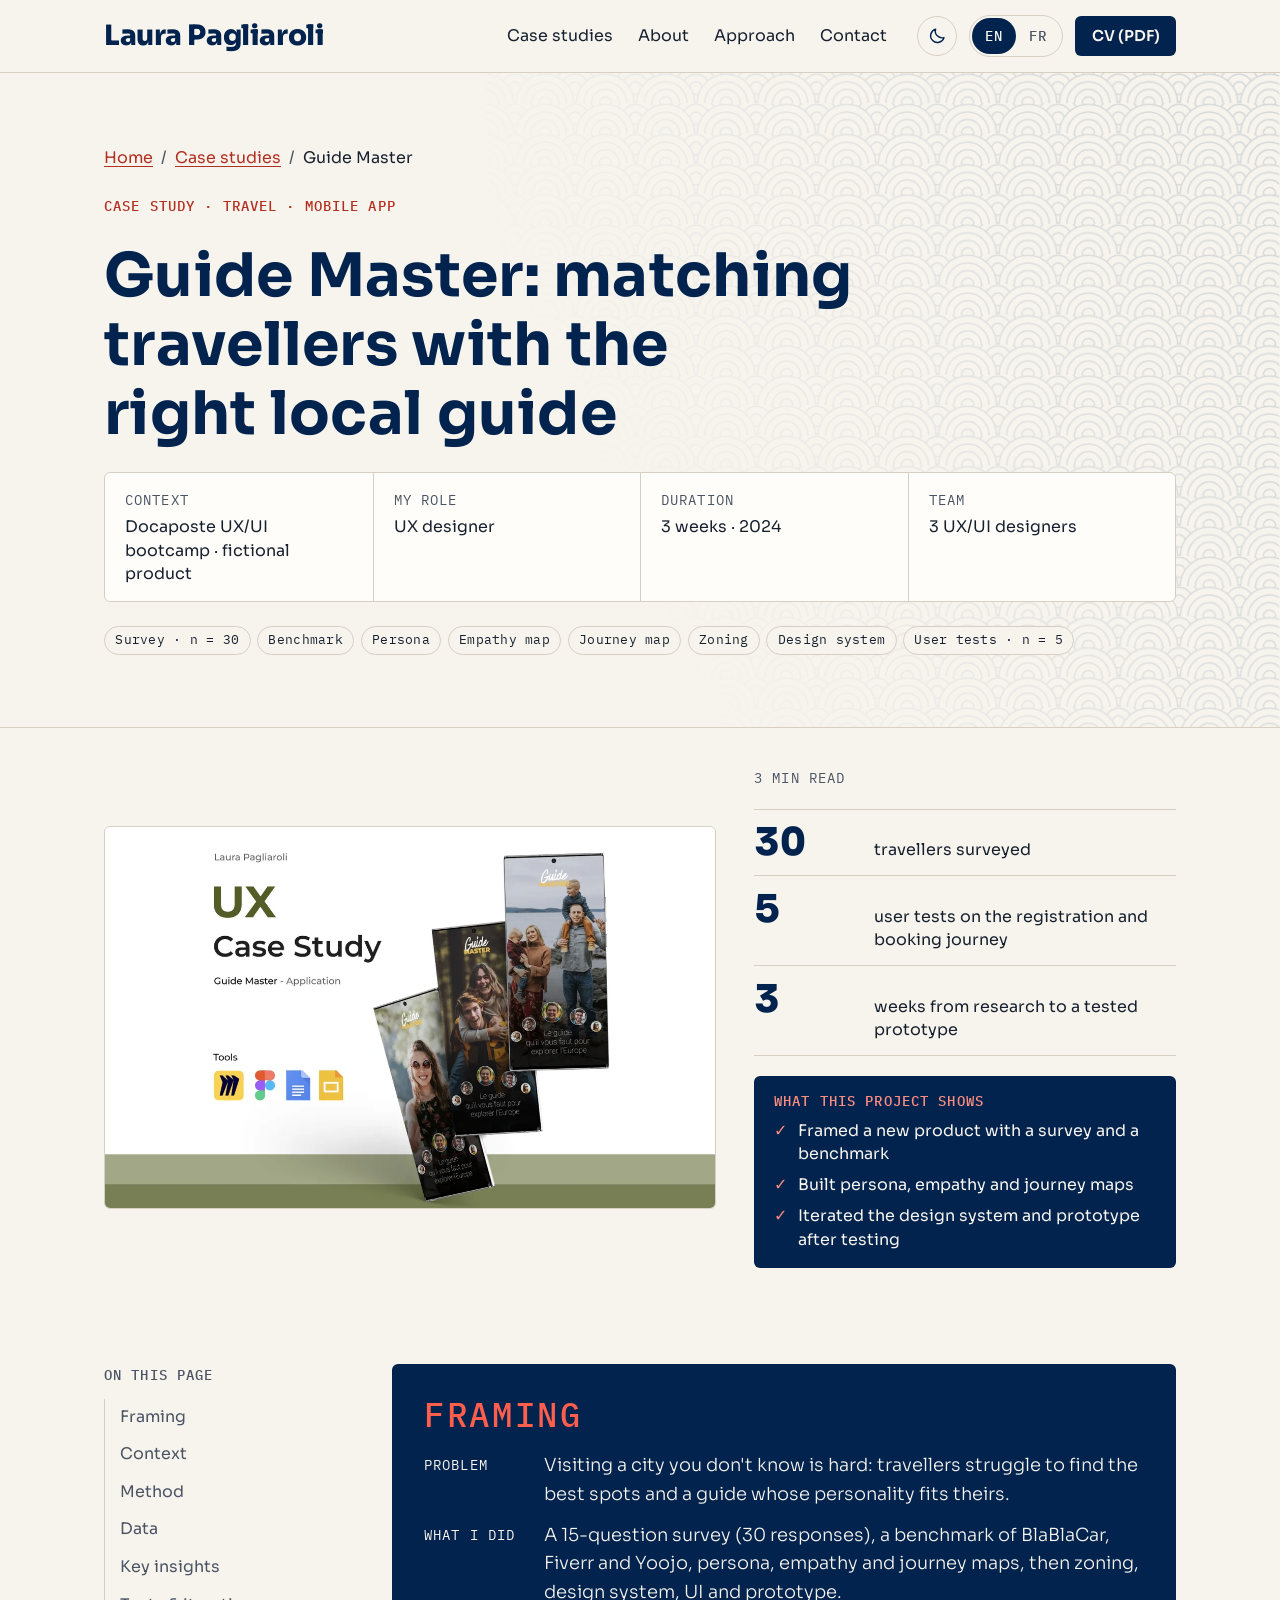
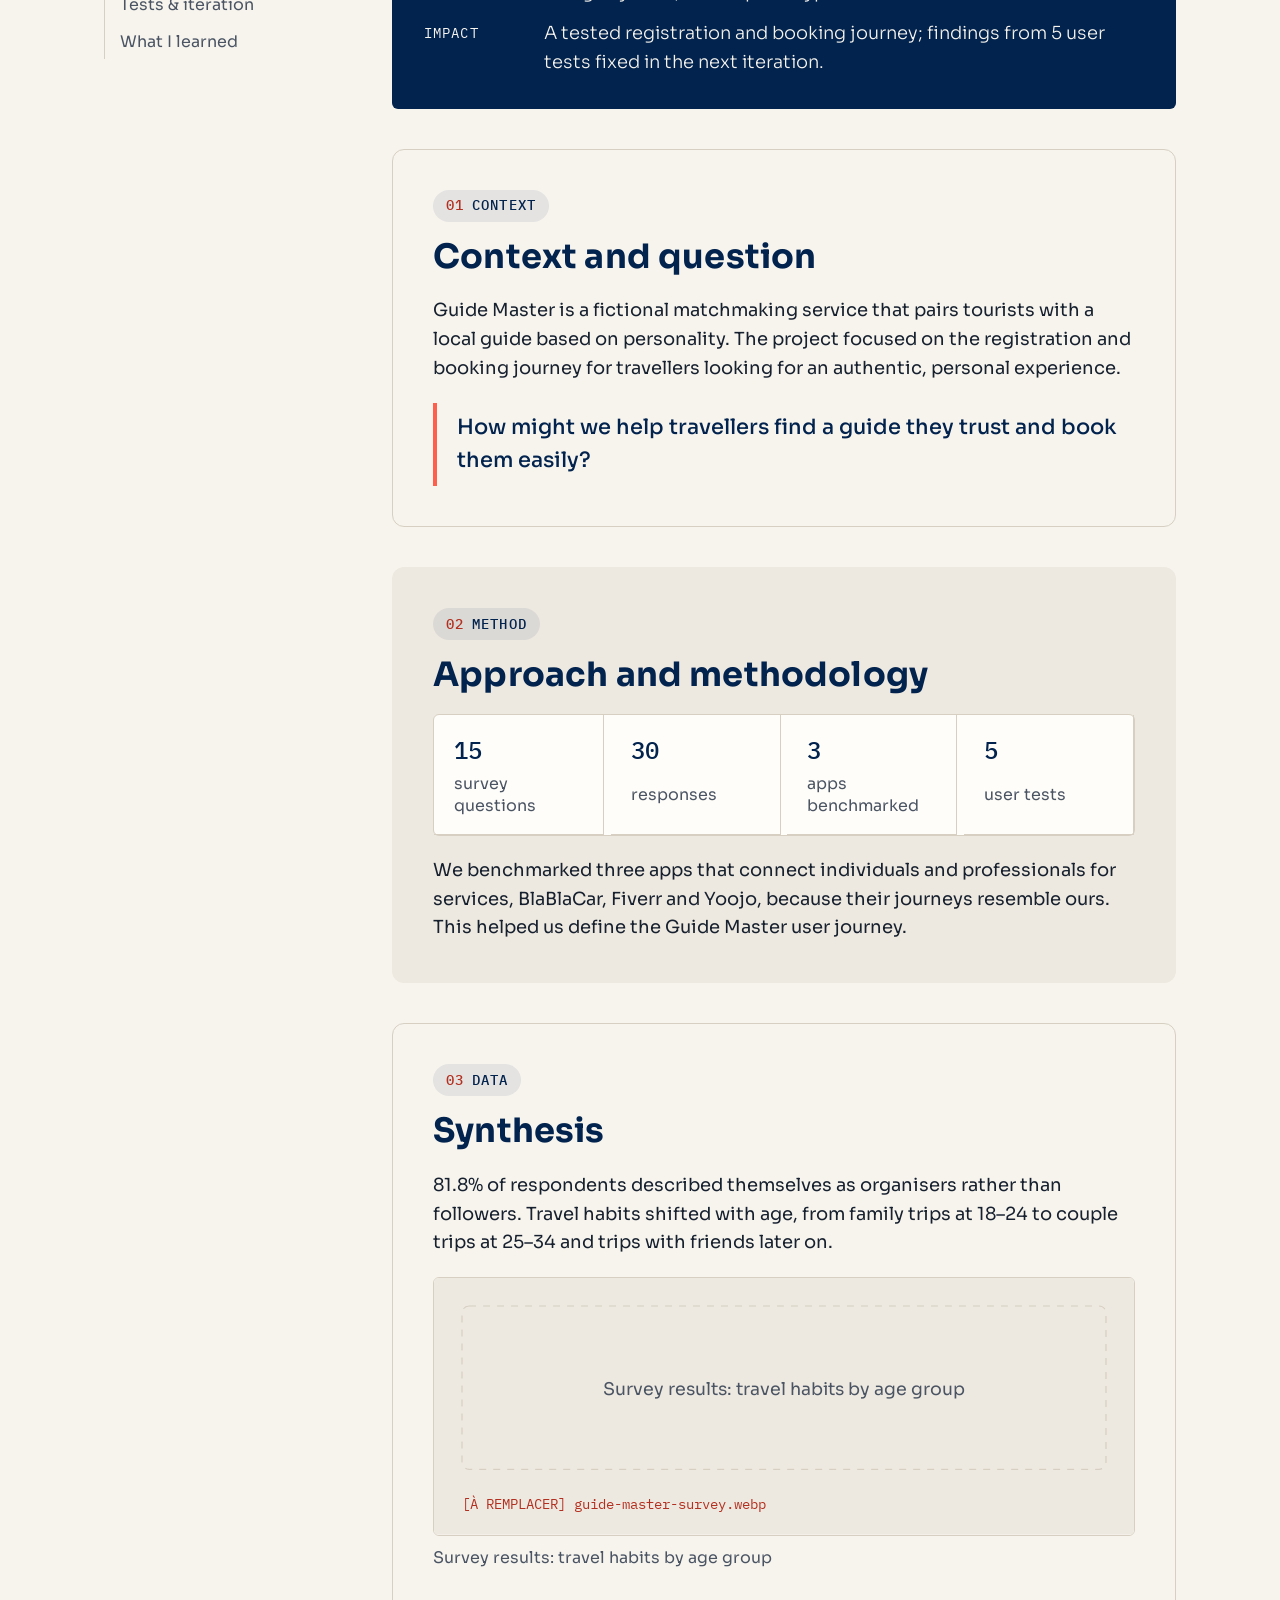
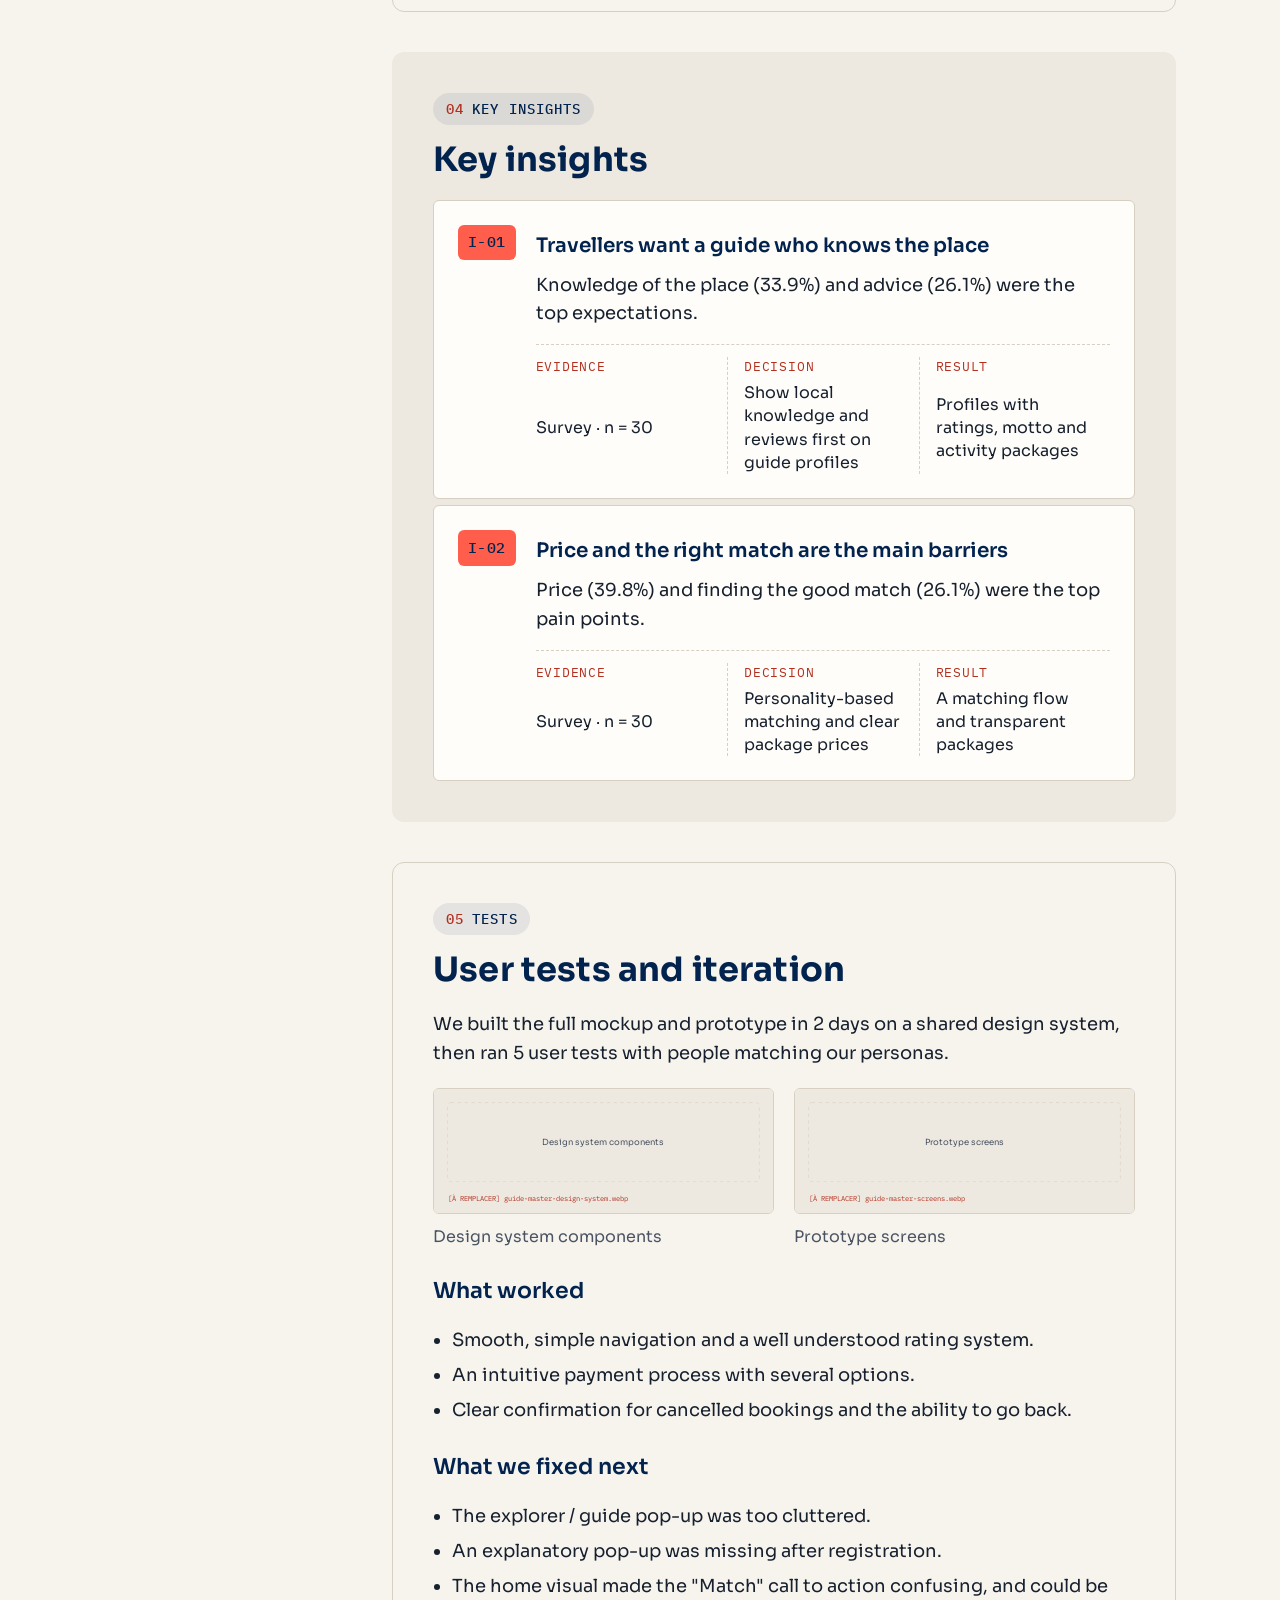
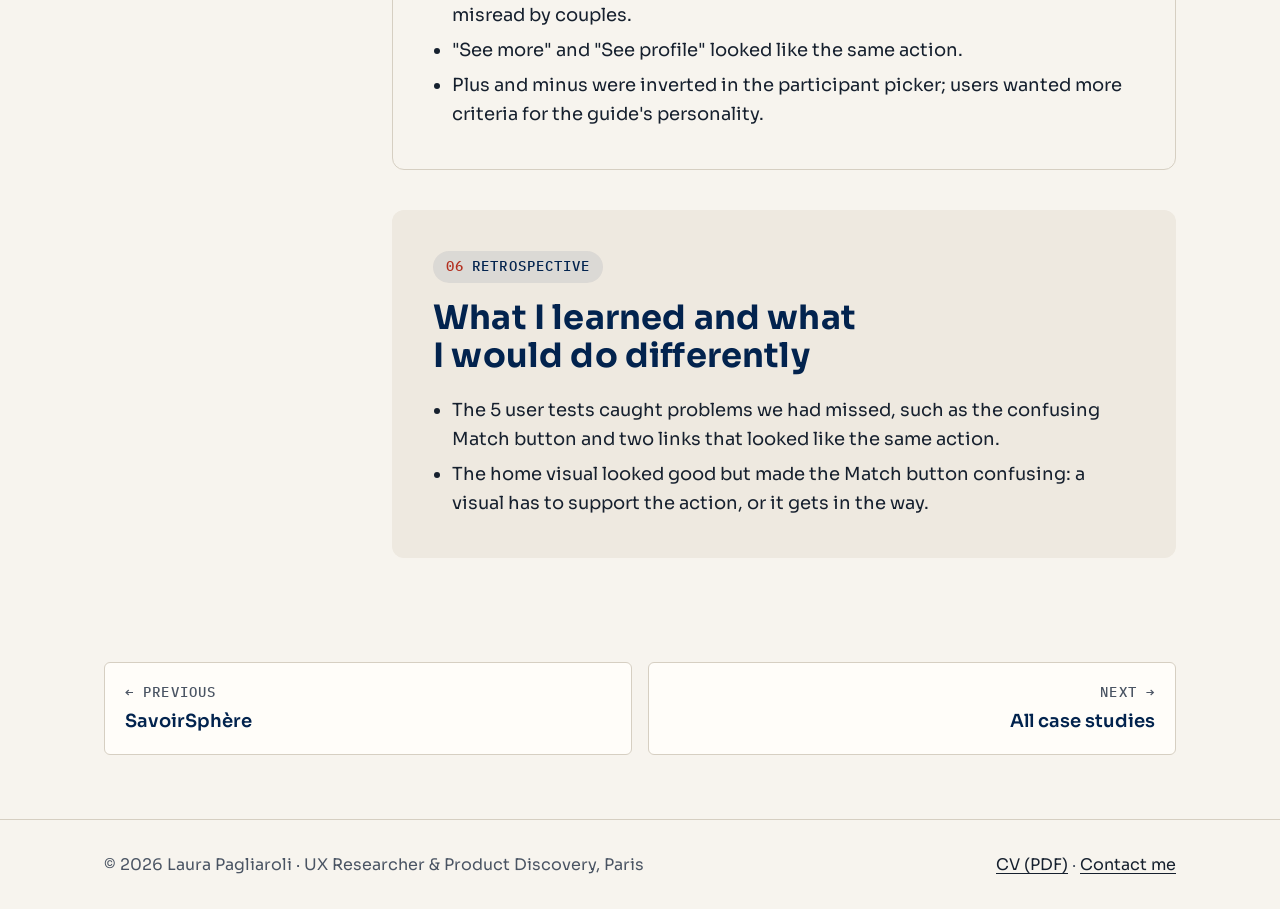
<file: case-studies/guide-master-travel-app.html>
<!DOCTYPE html>
<html lang="en">
<head>
<meta charset="utf-8">
<meta name="viewport" content="width=device-width, initial-scale=1">
<title>Guide Master case study · Travel guide matching app · Laura Pagliaroli</title>
<meta name="description" content="UX/UI case study: Guide Master, an app matching travellers with local guides by personality. Survey of 30 travellers, benchmark, personas, journey map, design system, prototype and 5 user tests.">
<meta name="author" content="Laura Pagliaroli">
<link rel="canonical" href="https://laurapagliaroli.github.io/Portfolio/case-studies/guide-master-travel-app.html">
<link rel="alternate" hreflang="en" href="https://laurapagliaroli.github.io/Portfolio/case-studies/guide-master-travel-app.html">
<link rel="alternate" hreflang="fr" href="https://laurapagliaroli.github.io/Portfolio/case-studies/guide-master-travel-app-fr.html">
<link rel="alternate" hreflang="x-default" href="https://laurapagliaroli.github.io/Portfolio/case-studies/guide-master-travel-app.html">
<meta property="og:type" content="article">
<meta property="og:title" content="Guide Master: matching travellers with the right local guide">
<meta property="og:description" content="UX/UI case study: Guide Master, an app matching travellers with local guides by personality. Survey of 30 travellers, benchmark, personas, journey map, design system, prototype and 5 user tests.">
<meta property="og:image" content="https://laurapagliaroli.github.io/Portfolio/assets/og-image.png">
<meta name="twitter:card" content="summary_large_image">
<link rel="icon" href="data:image/svg+xml,%3Csvg xmlns='http://www.w3.org/2000/svg' viewBox='0 0 64 64'%3E%3Crect width='64' height='64' rx='14' fill='%2302234E'/%3E%3Ctext x='32' y='43' font-size='30' font-weight='800' text-anchor='middle' fill='%23F7F4EE' font-family='Sora,Arial,sans-serif' letter-spacing='-1'%3ELP%3C/text%3E%3Crect x='14' y='50' width='36' height='4' rx='2' fill='%23FF5E4D'/%3E%3C/svg%3E">
<link rel="preconnect" href="https://fonts.googleapis.com">
<link rel="preconnect" href="https://fonts.gstatic.com" crossorigin>
<link href="https://fonts.googleapis.com/css2?family=IBM+Plex+Mono:wght@400;500&amp;family=Sora:wght@400;500;600;700;800&amp;display=swap" rel="stylesheet">
<script>/* every page opens in light mode */document.documentElement.setAttribute("data-theme","light")</script>
<script>try{localStorage.setItem("lp-lang","en")}catch(e){}</script>
<link rel="stylesheet" href="../assets/styles.css">
</head>
<body>
<a class="skip-link" href="#main">Skip to content</a>
<header class="site-header" id="top"><div class="container site-header__inner">
<a class="brand" href="../index.html" aria-label="Laura Pagliaroli, home">Laura Pagliaroli</a>
<button class="menu-toggle" type="button" aria-expanded="false" aria-controls="site-nav" id="menu-toggle">Menu</button>
<nav class="nav" id="site-nav" aria-label="Main"><a href="../index.html#work" aria-current="true">Case studies</a><a href="../index.html#about">About</a><a href="../index.html#approach">Approach</a><a href="../index.html#contact">Contact</a></nav>
<div class="header-actions">
      <button type="button" class="theme-toggle" id="theme-toggle" aria-pressed="false">
        <svg class="icon-moon" viewBox="0 0 24 24" aria-hidden="true" focusable="false"><path d="M20 14.5A8.5 8.5 0 0 1 9.5 4a8.5 8.5 0 1 0 10.5 10.5Z" fill="none" stroke="currentColor" stroke-width="1.8" stroke-linejoin="round"/></svg>
        <svg class="icon-sun" viewBox="0 0 24 24" aria-hidden="true" focusable="false"><circle cx="12" cy="12" r="4.2" fill="none" stroke="currentColor" stroke-width="1.8"/><path d="M12 2.5v2.2M12 19.3v2.2M2.5 12h2.2M19.3 12h2.2M5.3 5.3l1.6 1.6M17.1 17.1l1.6 1.6M5.3 18.7l1.6-1.6M17.1 6.9l1.6-1.6" stroke="currentColor" stroke-width="1.8" stroke-linecap="round"/></svg>
        <span class="visually-hidden" id="theme-toggle-label">Switch to dark mode</span>
      </button>
      <div class="lang-switch" role="group" aria-label="Language"><a href="guide-master-travel-app.html" lang="en" hreflang="en" aria-current="true"><span aria-hidden="true">EN</span><span class="visually-hidden">English</span></a><a href="guide-master-travel-app-fr.html" lang="fr" hreflang="fr"><span aria-hidden="true">FR</span><span class="visually-hidden">Français</span></a></div>
      <a class="btn btn--primary btn--small btn--download" href="../assets/Laura_Pagliaroli_CV_UX_Researcher_EN.pdf" download="Laura_Pagliaroli_CV_UX_Researcher_EN.pdf">CV (PDF)</a></div>
</div></header>
<main id="main">
<section class="cs-hero" aria-labelledby="cs-title"><div class="waves" aria-hidden="true"><svg viewBox="0 0 800 520" preserveAspectRatio="xMaxYMin slice" focusable="false"><defs><pattern id="sg-cs" width="48" height="24" patternUnits="userSpaceOnUse"><g class="scale"><circle cx="0" cy="12" r="23"/><circle cx="0" cy="12" r="17"/><circle cx="0" cy="12" r="11"/><circle cx="0" cy="12" r="5"/><circle cx="48" cy="12" r="23"/><circle cx="48" cy="12" r="17"/><circle cx="48" cy="12" r="11"/><circle cx="48" cy="12" r="5"/><circle cx="24" cy="24" r="23"/><circle cx="24" cy="24" r="17"/><circle cx="24" cy="24" r="11"/><circle cx="24" cy="24" r="5"/></g></pattern><linearGradient id="fade-cs" x1="1" y1="0" x2="0" y2="0.3"><stop offset="0" stop-color="#fff"/><stop offset="0.35" stop-color="#fff" stop-opacity="0.7"/><stop offset="0.8" stop-color="#fff" stop-opacity="0"/></linearGradient><mask id="m-cs"><rect width="800" height="520" fill="url(#fade-cs)"/></mask></defs><rect width="800" height="520" fill="url(#sg-cs)" mask="url(#m-cs)"/></svg></div>
<div class="container cs-hero__inner">
<nav class="breadcrumb" aria-label="Breadcrumb"><ol><li><a href="../index.html">Home</a></li><li><a href="../index.html#work">Case studies</a></li><li aria-current="page">Guide Master</li></ol></nav>
<p class="label label--coral">Case study · Travel · Mobile app</p>
<h1 id="cs-title">Guide Master: matching travellers with the right local guide</h1>
<dl class="facts"><div><dt>Context</dt><dd>Docaposte UX/UI bootcamp · fictional product</dd></div><div><dt>My role</dt><dd>UX designer</dd></div><div><dt>Duration</dt><dd>3 weeks · 2024</dd></div><div><dt>Team</dt><dd>3 UX/UI designers</dd></div></dl>
<ul class="tags" aria-label="Methods used"><li>Survey · n = 30</li><li>Benchmark</li><li>Persona</li><li>Empathy map</li><li>Journey map</li><li>Zoning</li><li>Design system</li><li>User tests · n = 5</li></ul>
</div></section>
<section class="cs-highlight" aria-label="Project highlights">
  <div class="container cs-highlight__inner">
    <figure class="cs-highlight__media"><img src="../assets/hero-guidemaster.webp" width="1200" height="750" decoding="async" fetchpriority="high" alt="Guide Master app screens on three phones: travellers with the tagline the guide you need to explore Europe."></figure>
    <div class="cs-highlight__facts">
      <p class="cs-highlight__time"><span>3</span> min read</p>
      <dl class="cs-highlight__metrics"><div><dt>30</dt><dd>travellers surveyed</dd></div><div><dt>5</dt><dd>user tests on the registration and booking journey</dd></div><div><dt>3</dt><dd>weeks from research to a tested prototype</dd></div></dl>
      <div class="cs-highlight__shows"><h2>What this project shows</h2><ul><li>Framed a new product with a survey and a benchmark</li><li>Built persona, empathy and journey maps</li><li>Iterated the design system and prototype after testing</li></ul></div>
    </div>
  </div>
</section>
<div class="container cs-layout">
<nav class="toc" aria-label="On this page"><p class="label">On this page</p><ol><li><a href="#tldr">Framing</a></li><li><a href="#context">Context</a></li><li><a href="#approach">Method</a></li><li><a href="#synthesis">Data</a></li><li><a href="#insights">Key insights</a></li><li><a href="#impact">Tests &amp; iteration</a></li><li><a href="#learned">What I learned</a></li></ol></nav>
<article class="cs-body">
<section class="cs-section" id="tldr" aria-labelledby="tldr-title"><div class="tldr-box"><h2 id="tldr-title" class="label">Framing</h2><ol><li><b>Problem</b><span>Visiting a city you don't know is hard: travellers struggle to find the best spots and a guide whose personality fits theirs.</span></li><li><b>What I did</b><span>A 15-question survey (30 responses), a benchmark of BlaBlaCar, Fiverr and Yoojo, persona, empathy and journey maps, then zoning, design system, UI and prototype.</span></li><li><b>Impact</b><span>A tested registration and booking journey; findings from 5 user tests fixed in the next iteration.</span></li></ol></div></section>
<section class="cs-section cs-panel" id="context" aria-labelledby="context-title"><p class="cs-kicker"><span aria-hidden="true">01</span> Context</p><h2 id="context-title">Context and question</h2><p>Guide Master is a fictional matchmaking service that pairs tourists with a local guide based on personality. The project focused on the registration and booking journey for travellers looking for an authentic, personal experience.</p><p class="question">How might we help travellers find a guide they trust and book them easily?</p></section><section class="cs-section cs-panel cs-panel--alt" id="approach" aria-labelledby="approach-title"><p class="cs-kicker"><span aria-hidden="true">02</span> Method</p><h2 id="approach-title">Approach and methodology</h2><ul class="protocol" aria-label="Research protocol"><li><strong>15</strong><span>survey questions</span></li><li><strong>30</strong><span>responses</span></li><li><strong>3</strong><span>apps benchmarked</span></li><li><strong>5</strong><span>user tests</span></li></ul><p>We benchmarked three apps that connect individuals and professionals for services, BlaBlaCar, Fiverr and Yoojo, because their journeys resemble ours. This helped us define the Guide Master user journey.</p></section><section class="cs-section cs-panel" id="synthesis" aria-labelledby="synthesis-title"><p class="cs-kicker"><span aria-hidden="true">03</span> Data</p><h2 id="synthesis-title">Synthesis</h2><p>81.8% of respondents described themselves as organisers rather than followers. Travel habits shifted with age, from family trips at 18–24 to couple trips at 25–34 and trips with friends later on.</p><figure class="figure"><div class="figure__frame">
<!-- [À REMPLACER] Export this image from Notion to ../assets/guide-master-survey.webp and replace the SVG with:
<img src="../assets/guide-master-survey.webp" alt="Survey results: travel habits by age group" width="1200" height="800" loading="lazy" decoding="async"> -->
<svg viewBox="0 0 600 220" role="img" aria-label="Placeholder: Survey results: travel habits by age group"><rect width="600" height="220" fill="var(--sand)"/><rect x="24" y="24" width="552" height="140" rx="6" fill="none" stroke="var(--line)" stroke-dasharray="6 6"/><text x="300" y="100" text-anchor="middle" font-family="Sora, sans-serif" font-size="15" fill="var(--muted)">Survey results: travel habits by age group</text><text x="24" y="198" font-family="IBM Plex Mono, monospace" font-size="12" fill="var(--coral-ink)">[À REMPLACER] guide-master-survey.webp</text></svg>
</div><figcaption>Survey results: travel habits by age group</figcaption></figure></section><section class="cs-section cs-panel cs-panel--alt" id="insights" aria-labelledby="insights-title"><p class="cs-kicker"><span aria-hidden="true">04</span> Key insights</p><h2 id="insights-title">Key insights</h2><ol class="insights"><li class="insight"><span class="insight__id" aria-hidden="true">I-01</span><div class="insight__body"><h3><span class="visually-hidden">Insight 1: </span>Travellers want a guide who knows the place</h3><p>Knowledge of the place (33.9%) and advice (26.1%) were the top expectations.</p><dl class="chain"><div><dt>Evidence</dt><dd>Survey · n = 30</dd></div><div><dt>Decision</dt><dd>Show local knowledge and reviews first on guide profiles</dd></div><div><dt>Result</dt><dd>Profiles with ratings, motto and activity packages</dd></div></dl></div></li><li class="insight"><span class="insight__id" aria-hidden="true">I-02</span><div class="insight__body"><h3><span class="visually-hidden">Insight 2: </span>Price and the right match are the main barriers</h3><p>Price (39.8%) and finding the good match (26.1%) were the top pain points.</p><dl class="chain"><div><dt>Evidence</dt><dd>Survey · n = 30</dd></div><div><dt>Decision</dt><dd>Personality-based matching and clear package prices</dd></div><div><dt>Result</dt><dd>A matching flow and transparent packages</dd></div></dl></div></li></ol></section><section class="cs-section cs-panel" id="impact" aria-labelledby="impact-title"><p class="cs-kicker"><span aria-hidden="true">05</span> Tests</p><h2 id="impact-title">User tests and iteration</h2><p>We built the full mockup and prototype in 2 days on a shared design system, then ran 5 user tests with people matching our personas.</p><div class="figure-grid"><figure class="figure"><div class="figure__frame">
<!-- [À REMPLACER] Export this image from Notion to ../assets/guide-master-design-system.webp and replace the SVG with:
<img src="../assets/guide-master-design-system.webp" alt="Design system components" width="1200" height="800" loading="lazy" decoding="async"> -->
<svg viewBox="0 0 600 220" role="img" aria-label="Placeholder: Design system components"><rect width="600" height="220" fill="var(--sand)"/><rect x="24" y="24" width="552" height="140" rx="6" fill="none" stroke="var(--line)" stroke-dasharray="6 6"/><text x="300" y="100" text-anchor="middle" font-family="Sora, sans-serif" font-size="15" fill="var(--muted)">Design system components</text><text x="24" y="198" font-family="IBM Plex Mono, monospace" font-size="12" fill="var(--coral-ink)">[À REMPLACER] guide-master-design-system.webp</text></svg>
</div><figcaption>Design system components</figcaption></figure><figure class="figure"><div class="figure__frame">
<!-- [À REMPLACER] Export this image from Notion to ../assets/guide-master-screens.webp and replace the SVG with:
<img src="../assets/guide-master-screens.webp" alt="Prototype screens" width="1200" height="800" loading="lazy" decoding="async"> -->
<svg viewBox="0 0 600 220" role="img" aria-label="Placeholder: Prototype screens"><rect width="600" height="220" fill="var(--sand)"/><rect x="24" y="24" width="552" height="140" rx="6" fill="none" stroke="var(--line)" stroke-dasharray="6 6"/><text x="300" y="100" text-anchor="middle" font-family="Sora, sans-serif" font-size="15" fill="var(--muted)">Prototype screens</text><text x="24" y="198" font-family="IBM Plex Mono, monospace" font-size="12" fill="var(--coral-ink)">[À REMPLACER] guide-master-screens.webp</text></svg>
</div><figcaption>Prototype screens</figcaption></figure></div><h3>What worked</h3><ul><li>Smooth, simple navigation and a well understood rating system.</li><li>An intuitive payment process with several options.</li><li>Clear confirmation for cancelled bookings and the ability to go back.</li></ul><h3>What we fixed next</h3><ul><li>The explorer / guide pop-up was too cluttered.</li><li>An explanatory pop-up was missing after registration.</li><li>The home visual made the "Match" call to action confusing, and could be misread by couples.</li><li>"See more" and "See profile" looked like the same action.</li><li>Plus and minus were inverted in the participant picker; users wanted more criteria for the guide's personality.</li></ul></section><section class="cs-section cs-panel cs-panel--alt" id="learned" aria-labelledby="learned-title"><p class="cs-kicker"><span aria-hidden="true">06</span> Retrospective</p><h2 id="learned-title">What I learned and what I would do differently</h2><ul><li>The 5 user tests caught problems we had missed, such as the confusing Match button and two links that looked like the same action.</li><li>The home visual looked good but made the Match button confusing: a visual has to support the action, or it gets in the way.</li></ul></section>

</article></div>
<div class="container"><nav class="pager" aria-label="Other case studies">
<a class="prev" href="savoirsphere-teacher-app.html"><span class="label">← Previous</span>SavoirSphère</a>
<a class="next" href="../index.html#work"><span class="label">Next →</span>All case studies</a>
</nav></div>
</main>
<a class="to-top" href="#top" id="to-top" aria-label="Back to top"><svg viewBox="0 0 24 24" aria-hidden="true" focusable="false"><path d="M12 19V5M5.5 11.5 12 5l6.5 6.5" fill="none" stroke="currentColor" stroke-width="2" stroke-linecap="round" stroke-linejoin="round"/></svg></a>
<footer class="site-footer"><div class="container site-footer__inner">
<span>© <span id="year">2026</span> Laura Pagliaroli · UX Researcher &amp; Product Discovery, Paris</span>
<span><a href="../assets/Laura_Pagliaroli_CV_UX_Researcher_EN.pdf" download="Laura_Pagliaroli_CV_UX_Researcher_EN.pdf">CV (PDF)</a> · <a href="../index.html#contact">Contact me</a></span>
</div></footer>
<script src="../assets/main.js"></script>
</body>
</html>
</file>
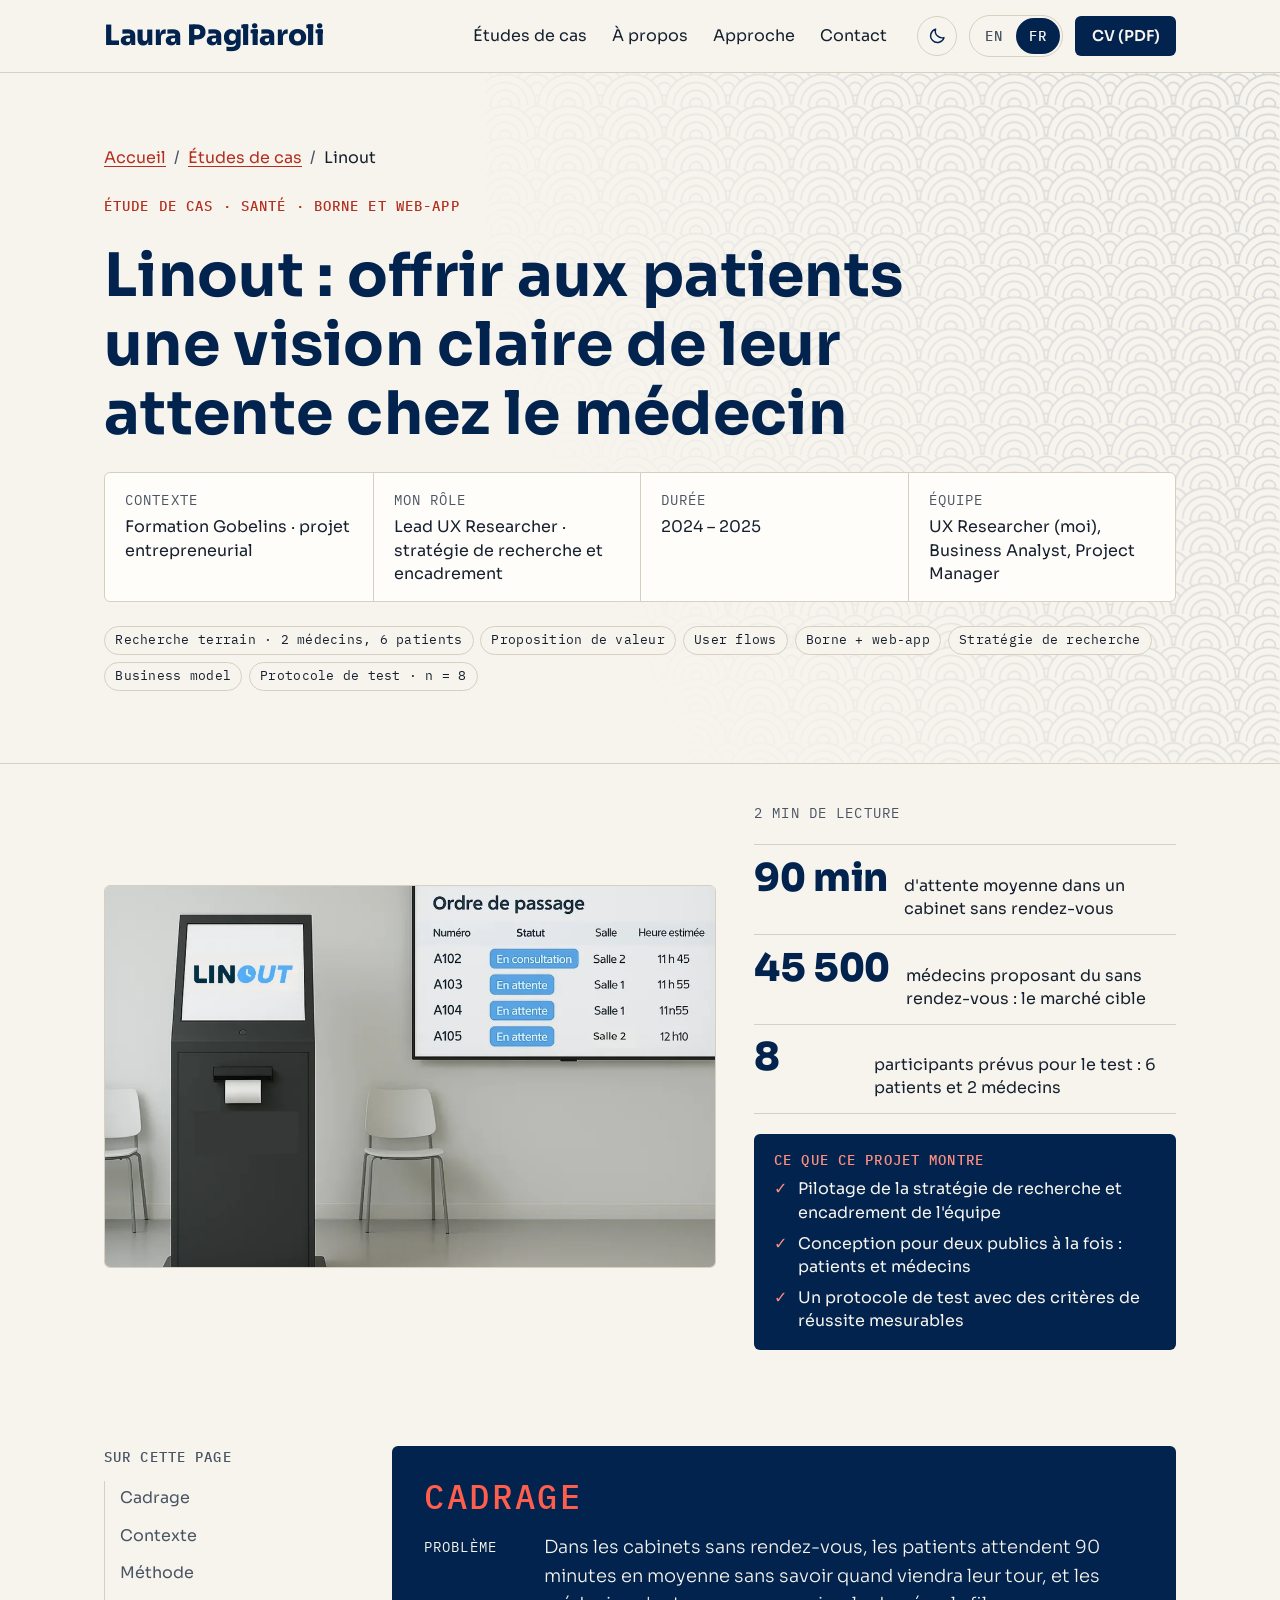
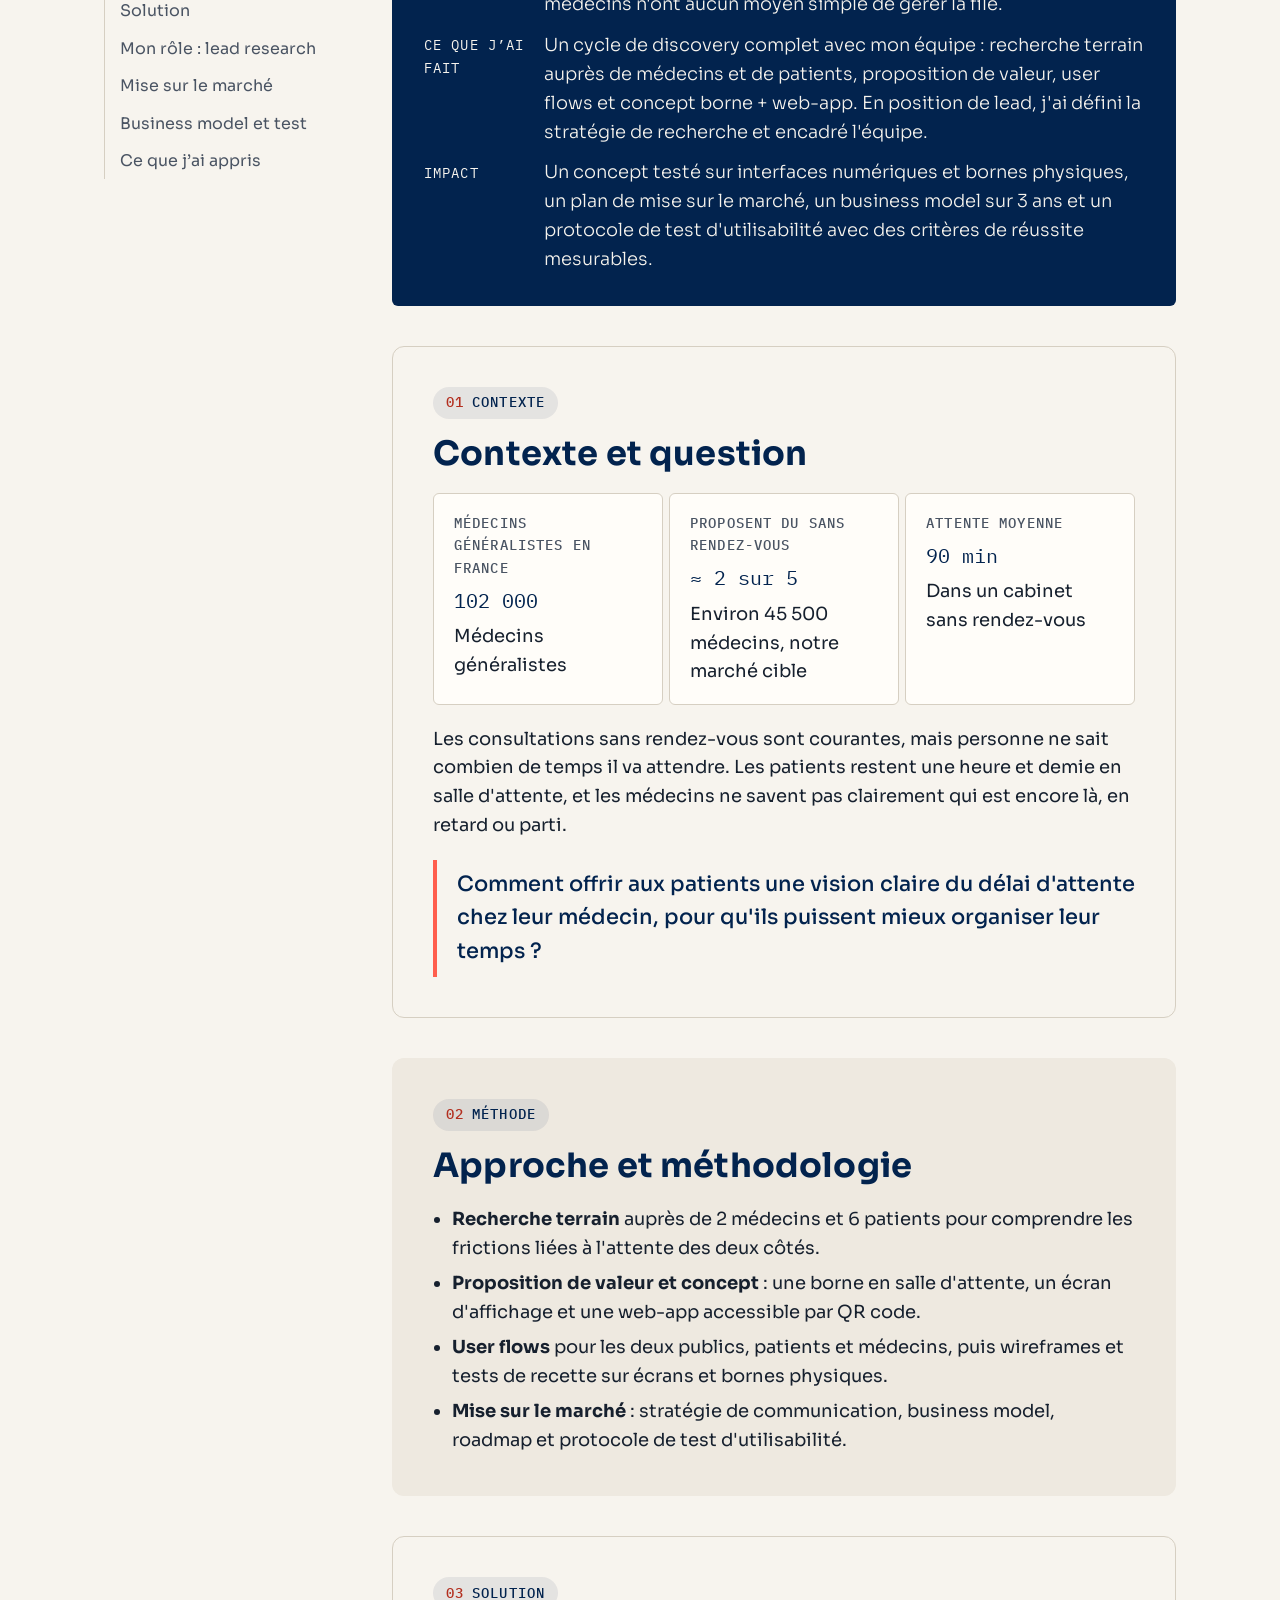
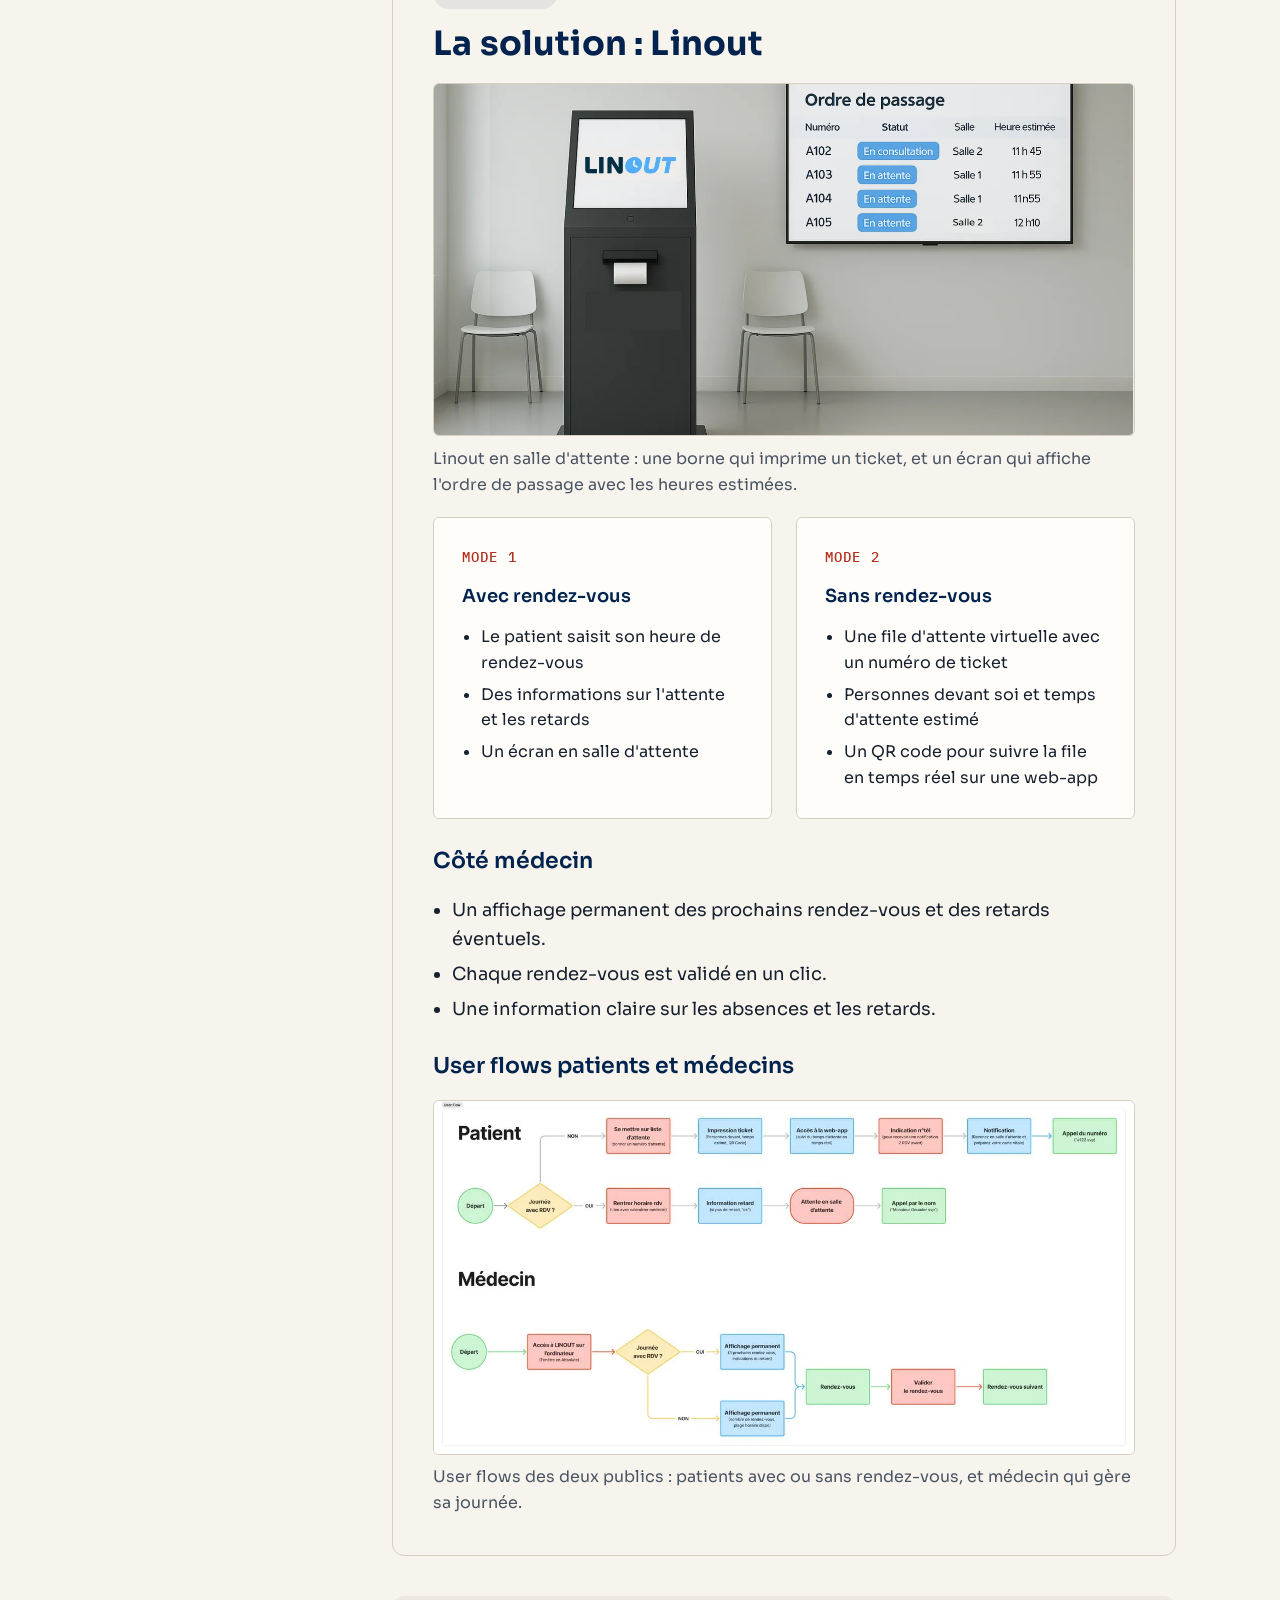
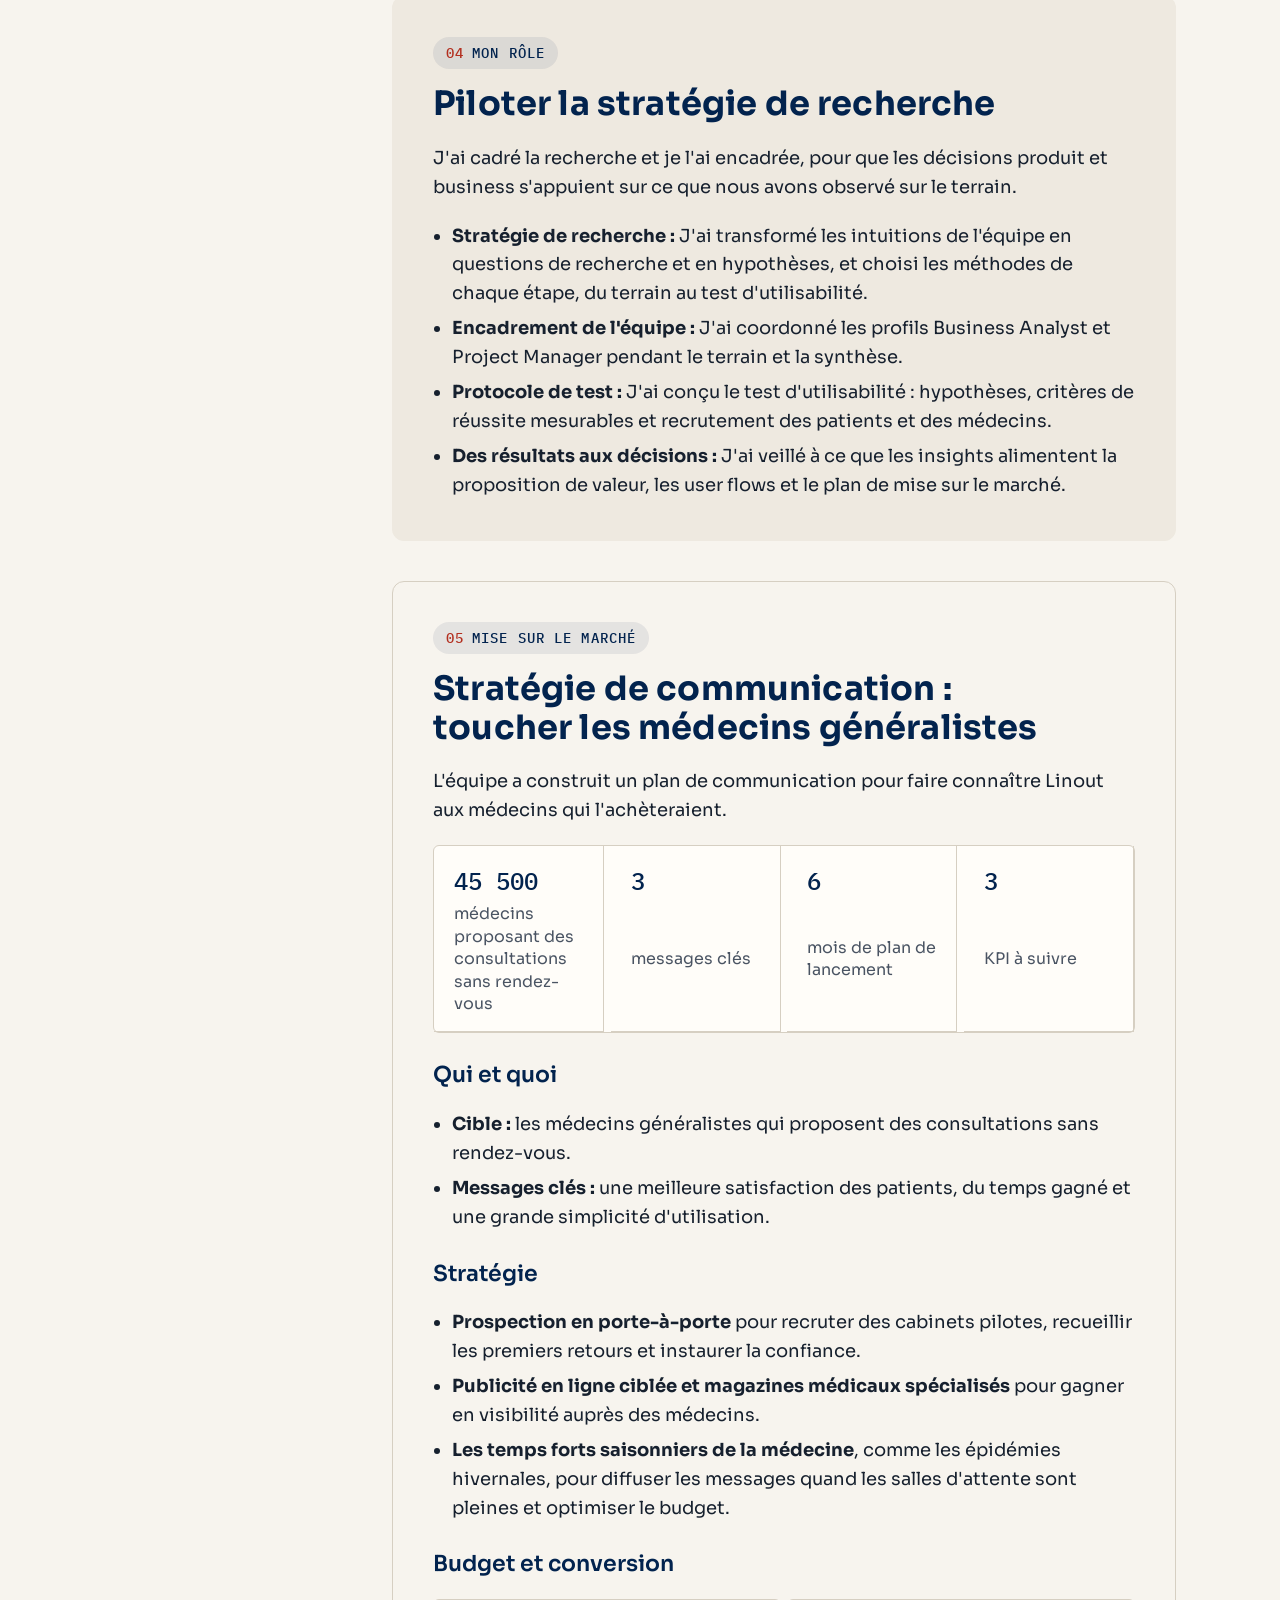
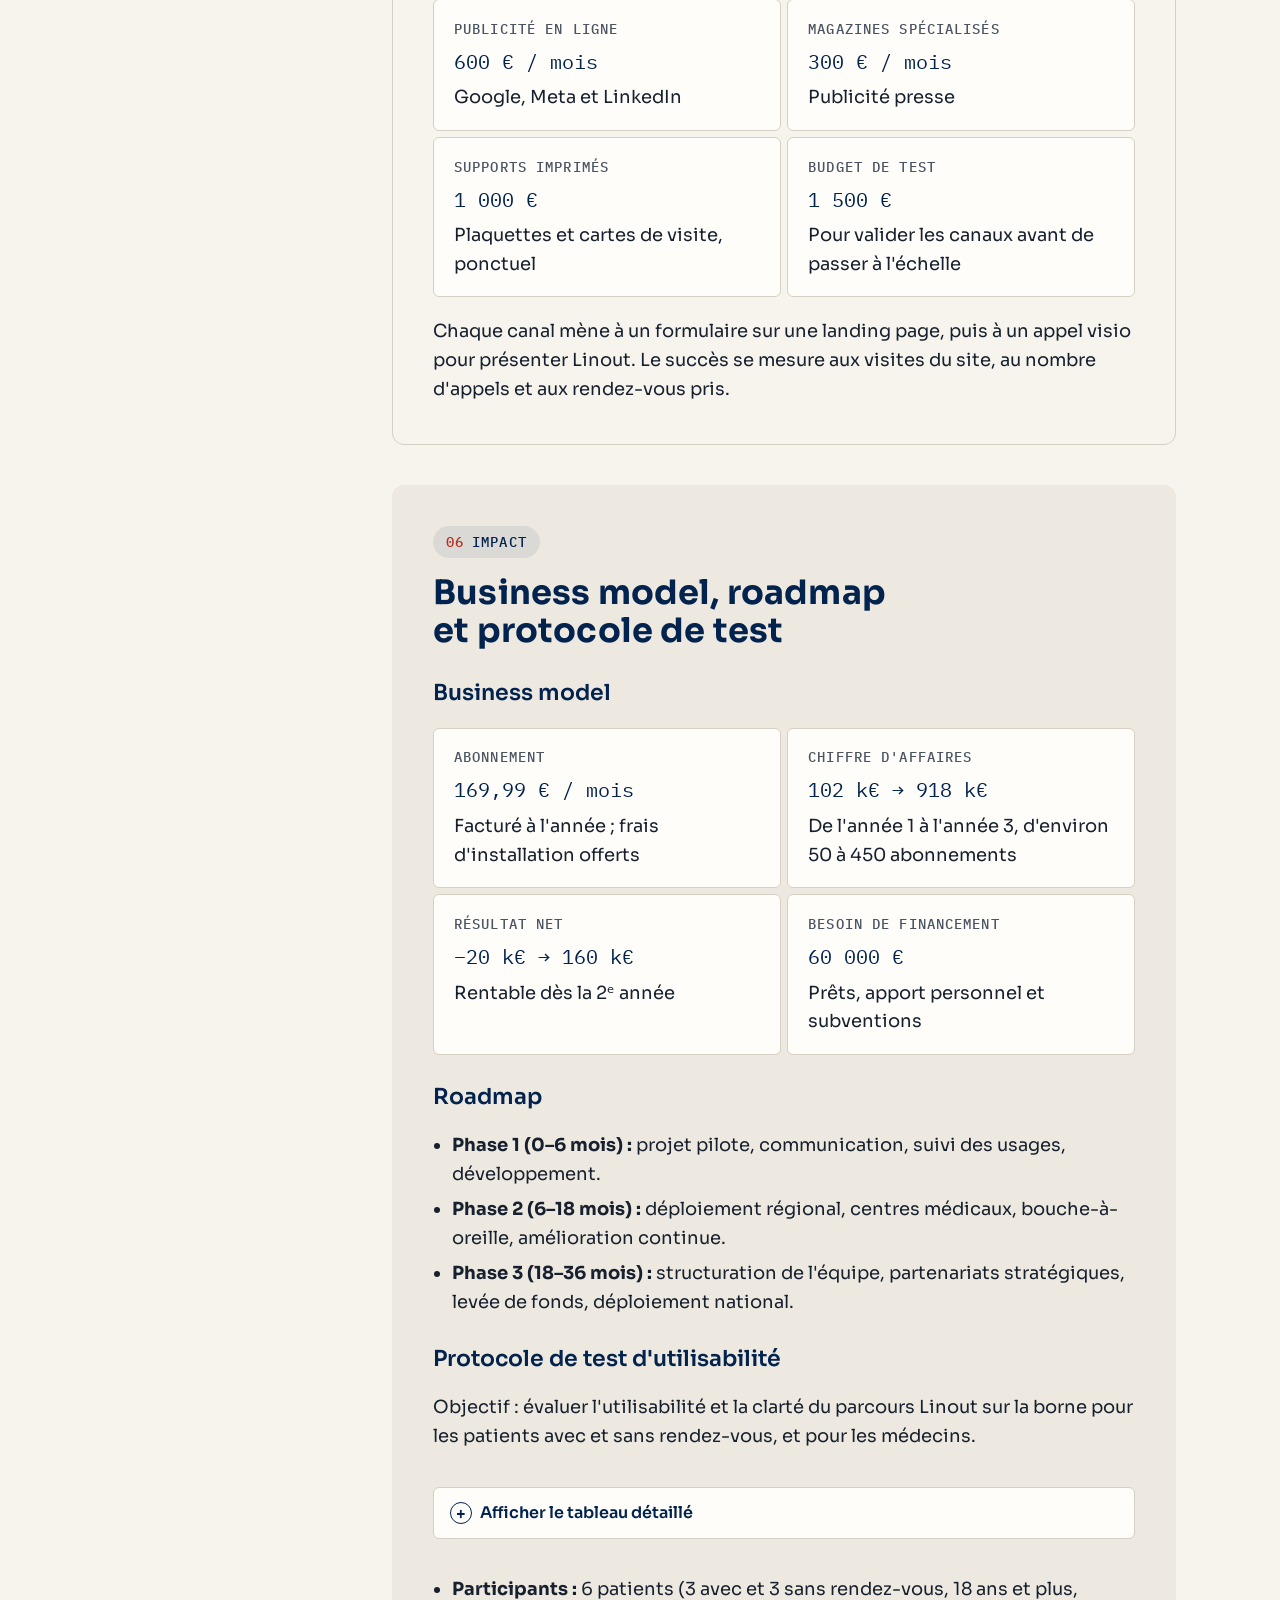
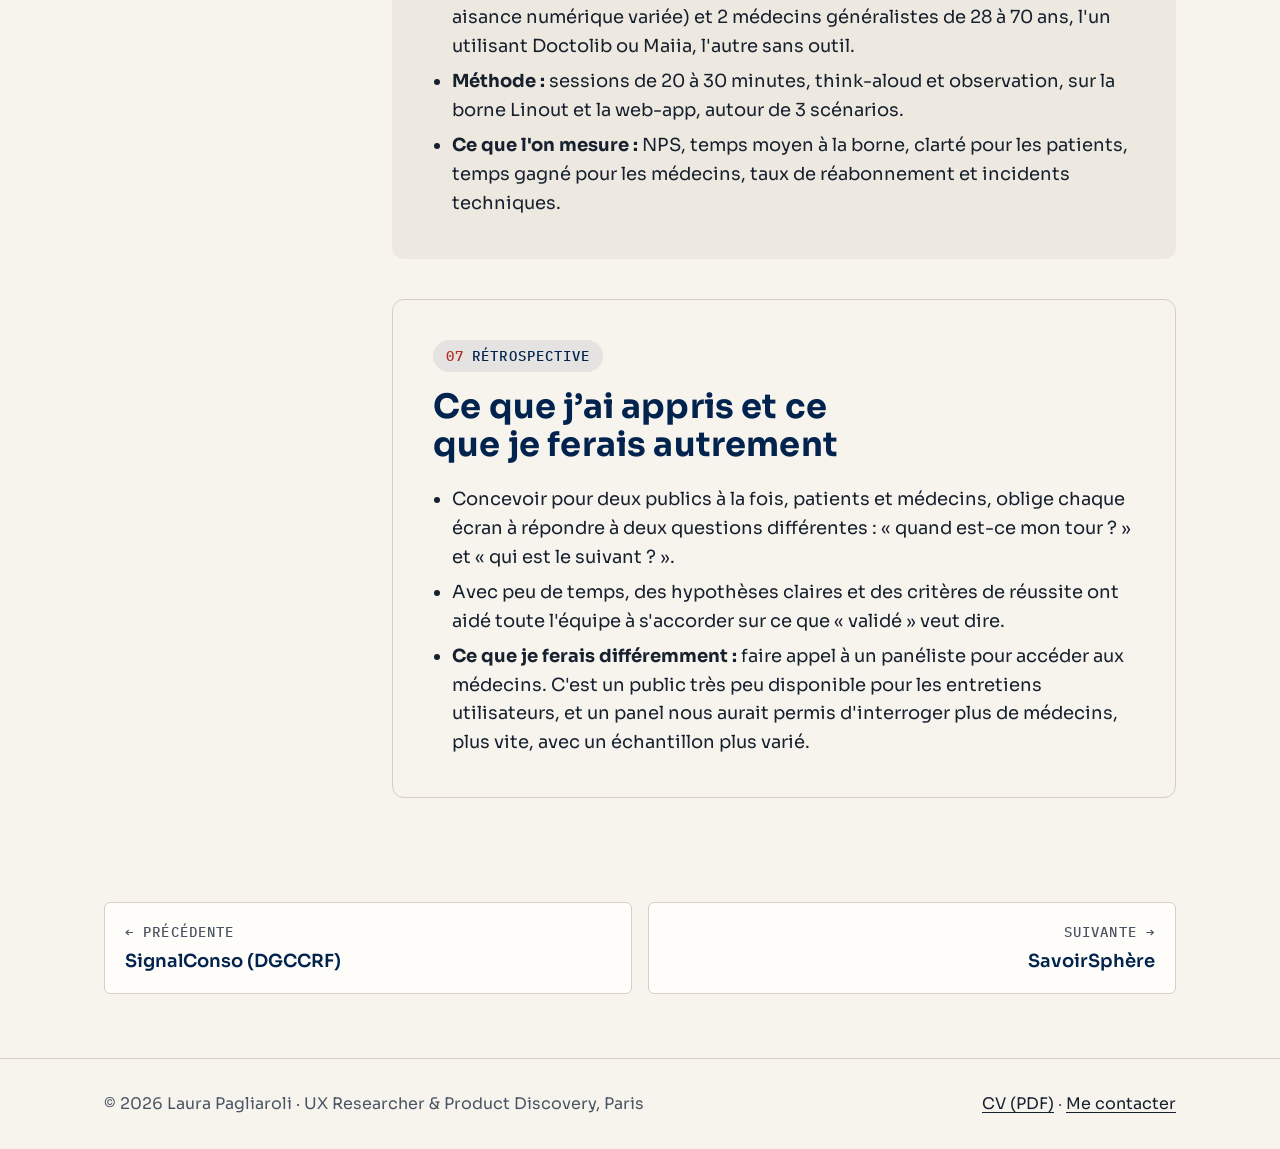
<file: case-studies/linout-virtual-waiting-queue-fr.html>
<!DOCTYPE html>

<html lang="fr">
<head>
<meta charset="utf-8"/>
<meta content="width=device-width, initial-scale=1" name="viewport"/>
<title>Étude de cas Linout · File d'attente virtuelle pour médecins · Laura Pagliaroli</title>
<meta content="Étude de cas Product Discovery : Linout, une borne et une web-app qui offrent aux patients une vision claire de leur attente chez le médecin. Recherche terrain, user flows, stratégie de communication, business model et protocole de test." name="description"/>
<meta content="Laura Pagliaroli" name="author"/>
<link href="https://laurapagliaroli.github.io/Portfolio/case-studies/linout-virtual-waiting-queue-fr.html" rel="canonical"/>
<link href="https://laurapagliaroli.github.io/Portfolio/case-studies/linout-virtual-waiting-queue.html" hreflang="en" rel="alternate"/>
<link href="https://laurapagliaroli.github.io/Portfolio/case-studies/linout-virtual-waiting-queue-fr.html" hreflang="fr" rel="alternate"/>
<link href="https://laurapagliaroli.github.io/Portfolio/case-studies/linout-virtual-waiting-queue.html" hreflang="x-default" rel="alternate"/>
<meta content="article" property="og:type"/>
<meta content="Linout : offrir aux patients une vision claire de leur attente chez le médecin" property="og:title"/>
<meta content="Étude de cas Product Discovery : Linout, une borne et une web-app qui offrent aux patients une vision claire de leur attente chez le médecin. Recherche terrain, user flows, stratégie de communication, business model et protocole de test." property="og:description"/>
<meta content="https://laurapagliaroli.github.io/Portfolio/assets/og-image.png" property="og:image"/>
<meta content="summary_large_image" name="twitter:card"/>
<link href="data:image/svg+xml,%3Csvg xmlns='http://www.w3.org/2000/svg' viewBox='0 0 64 64'%3E%3Crect width='64' height='64' rx='14' fill='%2302234E'/%3E%3Ctext x='32' y='43' font-size='30' font-weight='800' text-anchor='middle' fill='%23F7F4EE' font-family='Sora,Arial,sans-serif' letter-spacing='-1'%3ELP%3C/text%3E%3Crect x='14' y='50' width='36' height='4' rx='2' fill='%23FF5E4D'/%3E%3C/svg%3E" rel="icon"/>
<link href="https://fonts.googleapis.com" rel="preconnect"/>
<link crossorigin="" href="https://fonts.gstatic.com" rel="preconnect"/>
<link href="https://fonts.googleapis.com/css2?family=IBM+Plex+Mono:wght@400;500&amp;family=Sora:wght@400;500;600;700;800&amp;display=swap" rel="stylesheet"/>
<script>/* every page opens in light mode */document.documentElement.setAttribute("data-theme","light")</script>
<script>try{localStorage.setItem("lp-lang","fr")}catch(e){}</script>
<link href="../assets/styles.css" rel="stylesheet"/>
</head>
<body>
<a class="skip-link" href="#main">Aller au contenu</a>
<header class="site-header" id="top"><div class="container site-header__inner">
<a aria-label="Laura Pagliaroli, accueil" class="brand" href="../index.html">Laura Pagliaroli</a>
<button aria-controls="site-nav" aria-expanded="false" class="menu-toggle" id="menu-toggle" type="button">Menu</button>
<nav aria-label="Navigation principale" class="nav" id="site-nav"><a aria-current="true" href="../index.html#work">Études de cas</a><a href="../index.html#about">À propos</a><a href="../index.html#approach">Approche</a><a href="../index.html#contact">Contact</a></nav>
<div class="header-actions">
<button aria-pressed="false" class="theme-toggle" id="theme-toggle" type="button">
<svg aria-hidden="true" class="icon-moon" focusable="false" viewbox="0 0 24 24"><path d="M20 14.5A8.5 8.5 0 0 1 9.5 4a8.5 8.5 0 1 0 10.5 10.5Z" fill="none" stroke="currentColor" stroke-linejoin="round" stroke-width="1.8"></path></svg>
<svg aria-hidden="true" class="icon-sun" focusable="false" viewbox="0 0 24 24"><circle cx="12" cy="12" fill="none" r="4.2" stroke="currentColor" stroke-width="1.8"></circle><path d="M12 2.5v2.2M12 19.3v2.2M2.5 12h2.2M19.3 12h2.2M5.3 5.3l1.6 1.6M17.1 17.1l1.6 1.6M5.3 18.7l1.6-1.6M17.1 6.9l1.6-1.6" stroke="currentColor" stroke-linecap="round" stroke-width="1.8"></path></svg>
<span class="visually-hidden" id="theme-toggle-label">Passer en mode sombre</span>
</button><div aria-label="Langue" class="lang-switch" role="group"><a href="linout-virtual-waiting-queue.html" hreflang="en" lang="en"><span aria-hidden="true">EN</span><span class="visually-hidden">English</span></a><a aria-current="true" href="linout-virtual-waiting-queue-fr.html" hreflang="fr" lang="fr"><span aria-hidden="true">FR</span><span class="visually-hidden">Français</span></a></div>

<a class="btn btn--primary btn--small btn--download" download="Laura_Pagliaroli_CV_UX_Researcher_FR.pdf" href="../assets/Laura_Pagliaroli_CV_UX_Researcher_FR.pdf">CV (PDF)</a></div>
</div></header>
<main id="main">
<section aria-labelledby="cs-title" class="cs-hero"><div aria-hidden="true" class="waves"><svg focusable="false" preserveaspectratio="xMaxYMin slice" viewbox="0 0 800 520"><defs><pattern height="24" id="sg-cs" patternunits="userSpaceOnUse" width="48"><g class="scale"><circle cx="0" cy="12" r="23"></circle><circle cx="0" cy="12" r="17"></circle><circle cx="0" cy="12" r="11"></circle><circle cx="0" cy="12" r="5"></circle><circle cx="48" cy="12" r="23"></circle><circle cx="48" cy="12" r="17"></circle><circle cx="48" cy="12" r="11"></circle><circle cx="48" cy="12" r="5"></circle><circle cx="24" cy="24" r="23"></circle><circle cx="24" cy="24" r="17"></circle><circle cx="24" cy="24" r="11"></circle><circle cx="24" cy="24" r="5"></circle></g></pattern><lineargradient id="fade-cs" x1="1" x2="0" y1="0" y2="0.3"><stop offset="0" stop-color="#fff"></stop><stop offset="0.35" stop-color="#fff" stop-opacity="0.7"></stop><stop offset="0.8" stop-color="#fff" stop-opacity="0"></stop></lineargradient><mask id="m-cs"><rect fill="url(#fade-cs)" height="520" width="800"></rect></mask></defs><rect fill="url(#sg-cs)" height="520" mask="url(#m-cs)" width="800"></rect></svg></div>
<div class="container cs-hero__inner">
<nav aria-label="Fil d’Ariane" class="breadcrumb"><ol><li><a href="../index.html">Accueil</a></li><li><a href="../index.html#work">Études de cas</a></li><li aria-current="page">Linout</li></ol></nav>
<p class="label label--coral">Étude de cas · Santé · Borne et web-app</p>
<h1 id="cs-title">Linout : offrir aux patients une vision claire de leur attente chez le médecin</h1>
<dl class="facts"><div><dt>Contexte</dt><dd>Formation Gobelins · projet entrepreneurial</dd></div><div><dt>Mon rôle</dt><dd>Lead UX Researcher · stratégie de recherche et encadrement</dd></div><div><dt>Durée</dt><dd>2024 – 2025</dd></div><div><dt>Équipe</dt><dd>UX Researcher (moi), Business Analyst, Project Manager</dd></div></dl>
<ul aria-label="Méthodes utilisées" class="tags"><li>Recherche terrain · 2 médecins, 6 patients</li><li>Proposition de valeur</li><li>User flows</li><li>Borne + web-app</li><li>Stratégie de recherche</li><li>Business model</li><li>Protocole de test · n = 8</li></ul>
</div></section>
<section aria-label="Points clés du projet" class="cs-highlight">
<div class="container cs-highlight__inner">
<figure class="cs-highlight__media"><img alt="Une borne Linout qui imprime un ticket en salle d'attente, à côté d'un écran affichant l'ordre de passage et les heures estimées." decoding="async" fetchpriority="high" height="700" src="../assets/hero-linout.webp" width="1120"/></figure>
<div class="cs-highlight__facts">
<p class="cs-highlight__time"><span>2</span> min de lecture</p>
<dl class="cs-highlight__metrics"><div><dt>90 min</dt><dd>d'attente moyenne dans un cabinet sans rendez-vous</dd></div><div><dt>45 500</dt><dd>médecins proposant du sans rendez-vous : le marché cible</dd></div><div><dt>8</dt><dd>participants prévus pour le test : 6 patients et 2 médecins</dd></div></dl>
<div class="cs-highlight__shows"><h2>Ce que ce projet montre</h2><ul><li>Pilotage de la stratégie de recherche et encadrement de l'équipe</li><li>Conception pour deux publics à la fois : patients et médecins</li><li>Un protocole de test avec des critères de réussite mesurables</li></ul></div>
</div>
</div>
</section>
<div class="container cs-layout">
<nav aria-label="Sur cette page" class="toc"><p class="label">Sur cette page</p><ol><li><a href="#tldr">Cadrage</a></li><li><a href="#context">Contexte</a></li><li><a href="#approach">Méthode</a></li><li><a href="#synthesis">Solution</a></li><li><a href="#lead">Mon rôle : lead research</a></li><li><a href="#insights">Mise sur le marché</a></li><li><a href="#impact">Business model et test</a></li><li><a href="#learned">Ce que j’ai appris</a></li></ol></nav>
<article class="cs-body">
<section aria-labelledby="tldr-title" class="cs-section" id="tldr"><div class="tldr-box"><h2 class="label" id="tldr-title">Cadrage</h2><ol><li><b>Problème</b><span>Dans les cabinets sans rendez-vous, les patients attendent 90 minutes en moyenne sans savoir quand viendra leur tour, et les médecins n'ont aucun moyen simple de gérer la file.</span></li><li><b>Ce que j’ai fait</b><span>Un cycle de discovery complet avec mon équipe : recherche terrain auprès de médecins et de patients, proposition de valeur, user flows et concept borne + web-app. En position de lead, j'ai défini la stratégie de recherche et encadré l'équipe.</span></li><li><b>Impact</b><span>Un concept testé sur interfaces numériques et bornes physiques, un plan de mise sur le marché, un business model sur 3 ans et un protocole de test d'utilisabilité avec des critères de réussite mesurables.</span></li></ol></div></section>
<section aria-labelledby="context-title" class="cs-section cs-panel" id="context"><p class="cs-kicker"><span aria-hidden="true">01</span> Contexte</p><h2 id="context-title">Contexte et question</h2><ul class="metrics"><li><span class="label">Médecins généralistes en France</span><span class="ba">102 000</span><span>Médecins généralistes</span></li><li><span class="label">Proposent du sans rendez-vous</span><span class="ba">≈ 2 sur 5</span><span>Environ 45 500 médecins, notre marché cible</span></li><li><span class="label">Attente moyenne</span><span class="ba">90 min</span><span>Dans un cabinet sans rendez-vous</span></li></ul><p>Les consultations sans rendez-vous sont courantes, mais personne ne sait combien de temps il va attendre. Les patients restent une heure et demie en salle d'attente, et les médecins ne savent pas clairement qui est encore là, en retard ou parti.</p><p class="question">Comment offrir aux patients une vision claire du délai d'attente chez leur médecin, pour qu'ils puissent mieux organiser leur temps ?</p></section><section aria-labelledby="approach-title" class="cs-section cs-panel cs-panel--alt" id="approach"><p class="cs-kicker"><span aria-hidden="true">02</span> Méthode</p><h2 id="approach-title">Approche et méthodologie</h2><ul><li><strong>Recherche terrain</strong> auprès de 2 médecins et 6 patients pour comprendre les frictions liées à l'attente des deux côtés.</li><li><strong>Proposition de valeur et concept</strong> : une borne en salle d'attente, un écran d'affichage et une web-app accessible par QR code.</li><li><strong>User flows</strong> pour les deux publics, patients et médecins, puis wireframes et tests de recette sur écrans et bornes physiques.</li><li><strong>Mise sur le marché</strong> : stratégie de communication, business model, roadmap et protocole de test d'utilisabilité.</li></ul></section><section aria-labelledby="synthesis-title" class="cs-section cs-panel" id="synthesis"><p class="cs-kicker"><span aria-hidden="true">03</span> Solution</p><h2 id="synthesis-title">La solution : Linout</h2><figure class="figure"><div class="figure__frame"><img alt="Une borne Linout avec imprimante de tickets dans une salle d'attente, à côté d'un écran mural intitulé Ordre de passage qui liste les numéros de ticket, le statut (en consultation ou en attente), la salle et l'heure estimée." decoding="async" height="700" loading="lazy" src="../assets/linout-kiosk.webp" width="1396"/></div><figcaption>Linout en salle d'attente : une borne qui imprime un ticket, et un écran qui affiche l'ordre de passage avec les heures estimées.</figcaption></figure><div class="offers"><article class="offer"><p class="label label--coral">Mode 1</p><h4>Avec rendez-vous</h4><ul><li>Le patient saisit son heure de rendez-vous</li><li>Des informations sur l'attente et les retards</li><li>Un écran en salle d'attente</li></ul></article><article class="offer"><p class="label label--coral">Mode 2</p><h4>Sans rendez-vous</h4><ul><li>Une file d'attente virtuelle avec un numéro de ticket</li><li>Personnes devant soi et temps d'attente estimé</li><li>Un QR code pour suivre la file en temps réel sur une web-app</li></ul></article></div><h3>Côté médecin</h3><ul><li>Un affichage permanent des prochains rendez-vous et des retards éventuels.</li><li>Chaque rendez-vous est validé en un clic.</li><li>Une information claire sur les absences et les retards.</li></ul><h3>User flows patients et médecins</h3><figure class="figure"><div class="figure__frame"><img alt="User flow. Patient : si la journée est sur rendez-vous, il saisit son heure, reçoit les informations de retard, attend en salle d'attente et est appelé par son nom. Sinon, il rejoint la file, imprime un ticket indiquant les personnes devant lui, le temps estimé et un QR code, accède à la web-app, donne son numéro pour être prévenu deux rendez-vous avant, et est appelé par son numéro. Médecin : il ouvre Linout sur son ordinateur, voit en permanence les trois prochains rendez-vous ou le nombre de patients en attente, puis valide chaque rendez-vous et passe au suivant." decoding="async" height="644" loading="lazy" src="../assets/linout-user-flow.webp" width="1280"/></div><figcaption>User flows des deux publics : patients avec ou sans rendez-vous, et médecin qui gère sa journée.</figcaption></figure></section><section aria-labelledby="lead-title" class="cs-section cs-panel cs-panel--alt" id="lead"><p class="cs-kicker"><span aria-hidden="true">04</span> Mon rôle</p><h2 id="lead-title">Piloter la stratégie de recherche</h2><p>J'ai cadré la recherche et je l'ai encadrée, pour que les décisions produit et business s'appuient sur ce que nous avons observé sur le terrain.</p><ul><li><strong>Stratégie de recherche :</strong> J'ai transformé les intuitions de l'équipe en questions de recherche et en hypothèses, et choisi les méthodes de chaque étape, du terrain au test d'utilisabilité.</li><li><strong>Encadrement de l'équipe :</strong> J'ai coordonné les profils Business Analyst et Project Manager pendant le terrain et la synthèse.</li><li><strong>Protocole de test :</strong> J'ai conçu le test d'utilisabilité : hypothèses, critères de réussite mesurables et recrutement des patients et des médecins.</li><li><strong>Des résultats aux décisions :</strong> J'ai veillé à ce que les insights alimentent la proposition de valeur, les user flows et le plan de mise sur le marché.</li></ul></section><section aria-labelledby="insights-title" class="cs-section cs-panel" id="insights"><p class="cs-kicker"><span aria-hidden="true">05</span> Mise sur le marché</p><h2 id="insights-title">Stratégie de communication : toucher les médecins généralistes</h2><p>L'équipe a construit un plan de communication pour faire connaître Linout aux médecins qui l'achèteraient.</p><ul aria-label="Le plan de communication en chiffres" class="protocol"><li><strong>45 500</strong><span>médecins proposant des consultations sans rendez-vous</span></li><li><strong>3</strong><span>messages clés</span></li><li><strong>6</strong><span>mois de plan de lancement</span></li><li><strong>3</strong><span>KPI à suivre</span></li></ul><h3>Qui et quoi</h3><ul><li><strong>Cible :</strong> les médecins généralistes qui proposent des consultations sans rendez-vous.</li><li><strong>Messages clés :</strong> une meilleure satisfaction des patients, du temps gagné et une grande simplicité d'utilisation.</li></ul><h3>Stratégie</h3><ul><li><strong>Prospection en porte-à-porte</strong> pour recruter des cabinets pilotes, recueillir les premiers retours et instaurer la confiance.</li><li><strong>Publicité en ligne ciblée et magazines médicaux spécialisés</strong> pour gagner en visibilité auprès des médecins.</li><li><strong>Les temps forts saisonniers de la médecine</strong>, comme les épidémies hivernales, pour diffuser les messages quand les salles d'attente sont pleines et optimiser le budget.</li></ul><h3>Budget et conversion</h3><ul class="metrics"><li><span class="label">Publicité en ligne</span><span class="ba">600 € / mois</span><span>Google, Meta et LinkedIn</span></li><li><span class="label">Magazines spécialisés</span><span class="ba">300 € / mois</span><span>Publicité presse</span></li><li><span class="label">Supports imprimés</span><span class="ba">1 000 €</span><span>Plaquettes et cartes de visite, ponctuel</span></li><li><span class="label">Budget de test</span><span class="ba">1 500 €</span><span>Pour valider les canaux avant de passer à l'échelle</span></li></ul><p>Chaque canal mène à un formulaire sur une landing page, puis à un appel visio pour présenter Linout. Le succès se mesure aux visites du site, au nombre d'appels et aux rendez-vous pris.</p></section><section aria-labelledby="impact-title" class="cs-section cs-panel cs-panel--alt" id="impact"><p class="cs-kicker"><span aria-hidden="true">06</span> Impact</p><h2 id="impact-title">Business model, roadmap et protocole de test</h2><h3>Business model</h3><ul class="metrics"><li><span class="label">Abonnement</span><span class="ba">169,99 € / mois</span><span>Facturé à l'année ; frais d'installation offerts</span></li><li><span class="label">Chiffre d'affaires</span><span class="ba">102 k€ → 918 k€</span><span>De l'année 1 à l'année 3, d'environ 50 à 450 abonnements</span></li><li><span class="label">Résultat net</span><span class="ba">–20 k€ → 160 k€</span><span>Rentable dès la 2ᵉ année</span></li><li><span class="label">Besoin de financement</span><span class="ba">60 000 €</span><span>Prêts, apport personnel et subventions</span></li></ul><h3>Roadmap</h3><ul><li><strong>Phase 1 (0–6 mois) :</strong> projet pilote, communication, suivi des usages, développement.</li><li><strong>Phase 2 (6–18 mois) :</strong> déploiement régional, centres médicaux, bouche-à-oreille, amélioration continue.</li><li><strong>Phase 3 (18–36 mois) :</strong> structuration de l'équipe, partenariats stratégiques, levée de fonds, déploiement national.</li></ul><h3>Protocole de test d'utilisabilité</h3><p>Objectif : évaluer l'utilisabilité et la clarté du parcours Linout sur la borne pour les patients avec et sans rendez-vous, et pour les médecins.</p><details class="more"><summary>Afficher le tableau détaillé</summary><div aria-label="Hypothèses de test et critères de réussite, tableau défilant" class="method-table-wrap" role="region" tabindex="0"><table class="method-table"><caption class="visually-hidden">Hypothèses et critères de réussite</caption><thead><tr><th scope="col">Hypothèse</th><th scope="col">Critère de réussite</th></tr></thead><tbody><tr><td>Heure de rendez-vous seule</td><td>Les utilisateurs comprennent que seule leur heure de rendez-vous est nécessaire pour s'enregistrer : saisie correcte et validation en moins d'une minute.</td></tr><tr><td>QR code</td><td>Les utilisateurs comprennent qu'ils peuvent scanner un QR code pour suivre la file sur leur téléphone : au moins 4 sur 6 le scannent sans aide.</td></tr><tr><td>Position dans la file</td><td>L'interface mobile indique leur position et quand revenir : au moins 4 sur 6 la décrivent correctement.</td></tr></tbody></table></div></details><ul><li><strong>Participants :</strong> 6 patients (3 avec et 3 sans rendez-vous, 18 ans et plus, aisance numérique variée) et 2 médecins généralistes de 28 à 70 ans, l'un utilisant Doctolib ou Maiia, l'autre sans outil.</li><li><strong>Méthode :</strong> sessions de 20 à 30 minutes, think-aloud et observation, sur la borne Linout et la web-app, autour de 3 scénarios.</li><li><strong>Ce que l'on mesure :</strong> NPS, temps moyen à la borne, clarté pour les patients, temps gagné pour les médecins, taux de réabonnement et incidents techniques.</li></ul></section><section aria-labelledby="learned-title" class="cs-section cs-panel" id="learned"><p class="cs-kicker"><span aria-hidden="true">07</span> Rétrospective</p><h2 id="learned-title">Ce que j’ai appris et ce que je ferais autrement</h2><ul><li>Concevoir pour deux publics à la fois, patients et médecins, oblige chaque écran à répondre à deux questions différentes : « quand est-ce mon tour ? » et « qui est le suivant ? ».</li><li>Avec peu de temps, des hypothèses claires et des critères de réussite ont aidé toute l'équipe à s'accorder sur ce que « validé » veut dire.</li><li><strong>Ce que je ferais différemment :</strong> faire appel à un panéliste pour accéder aux médecins. C'est un public très peu disponible pour les entretiens utilisateurs, et un panel nous aurait permis d'interroger plus de médecins, plus vite, avec un échantillon plus varié.</li></ul></section>
</article></div>
<div class="container"><nav aria-label="Autres études de cas" class="pager">
<a class="prev" href="signalconso-dgccrf-fr.html"><span class="label">← Précédente</span>SignalConso (DGCCRF)</a>
<a class="next" href="savoirsphere-teacher-app-fr.html"><span class="label">Suivante →</span>SavoirSphère</a>
</nav></div>
</main>
<a aria-label="Revenir en haut" class="to-top" href="#top" id="to-top"><svg aria-hidden="true" focusable="false" viewbox="0 0 24 24"><path d="M12 19V5M5.5 11.5 12 5l6.5 6.5" fill="none" stroke="currentColor" stroke-linecap="round" stroke-linejoin="round" stroke-width="2"></path></svg></a>
<footer class="site-footer"><div class="container site-footer__inner">
<span>© <span id="year">2026</span> Laura Pagliaroli · UX Researcher &amp; Product Discovery, Paris</span>
<span><a download="Laura_Pagliaroli_CV_UX_Researcher_FR.pdf" href="../assets/Laura_Pagliaroli_CV_UX_Researcher_FR.pdf">CV (PDF)</a> · <a href="../index.html#contact">Me contacter</a></span>
</div></footer>
<script src="../assets/main.js"></script>
</body>
</html>
</file>
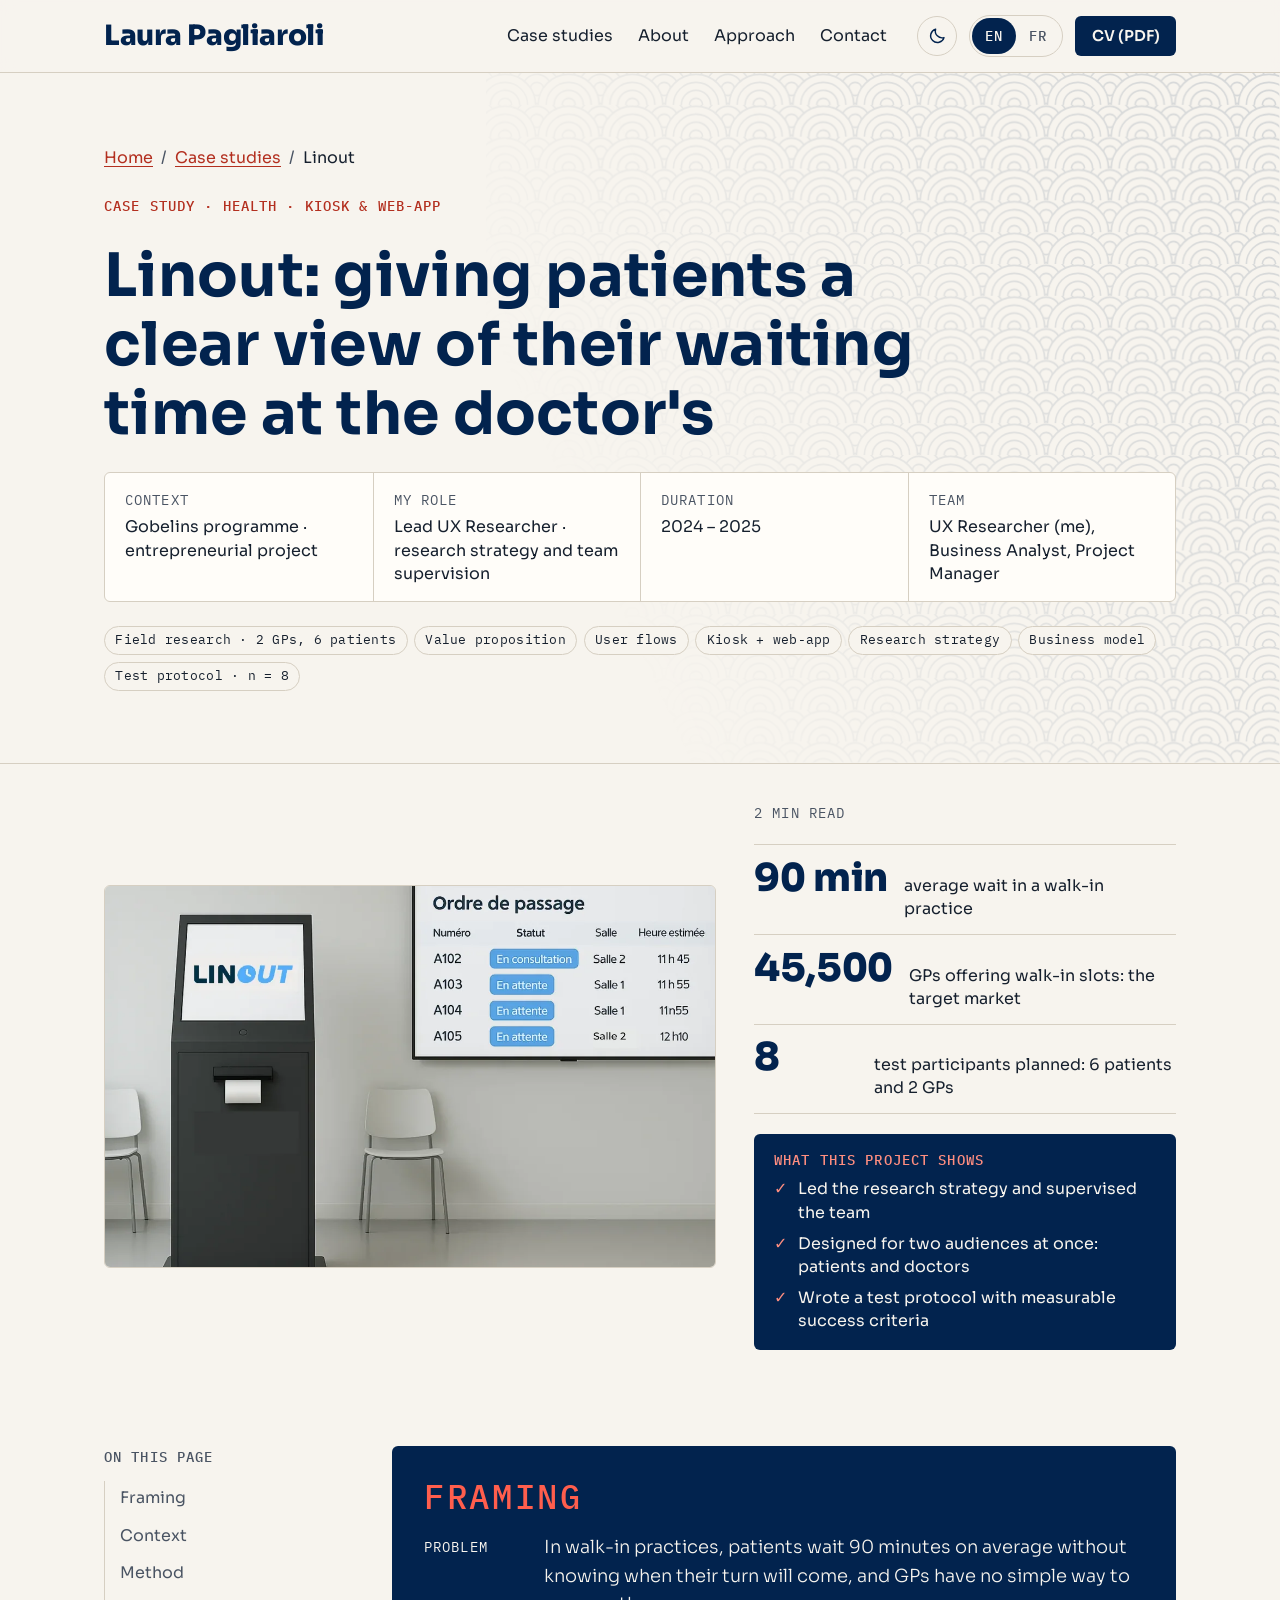
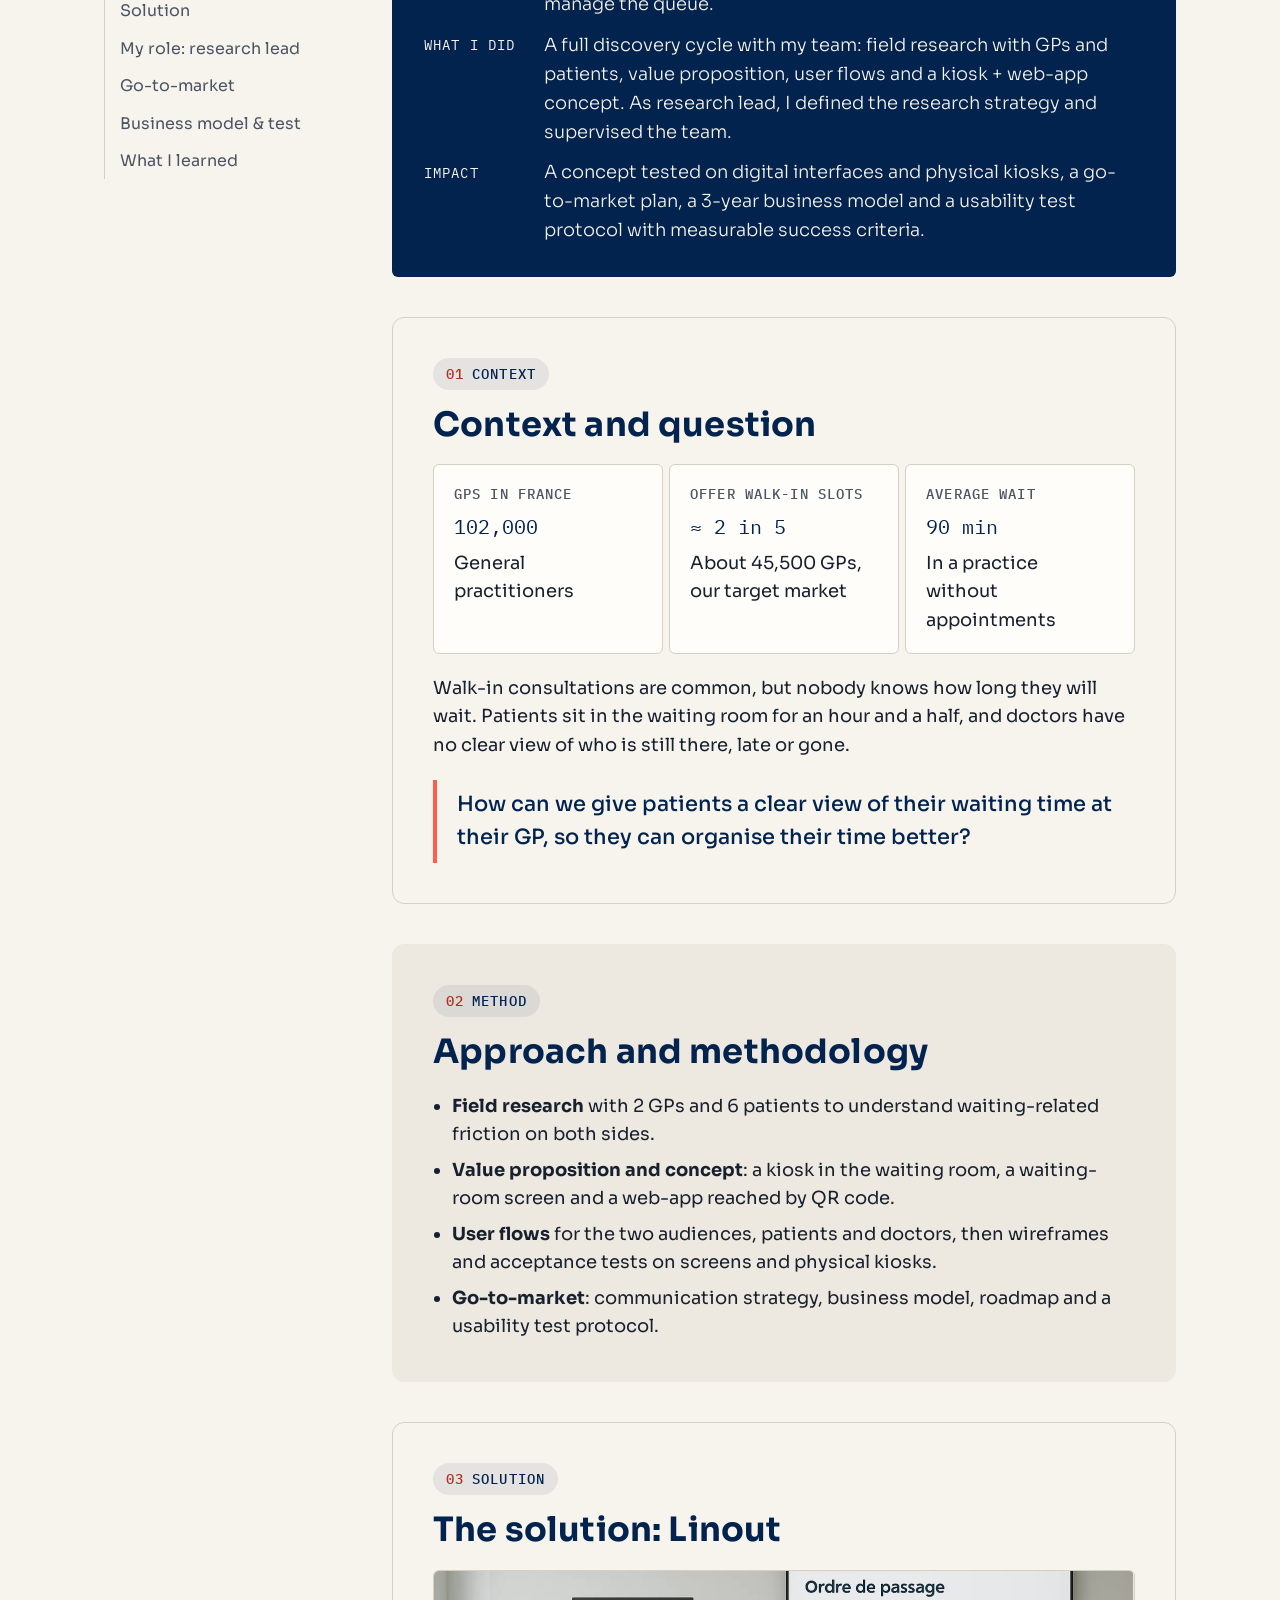
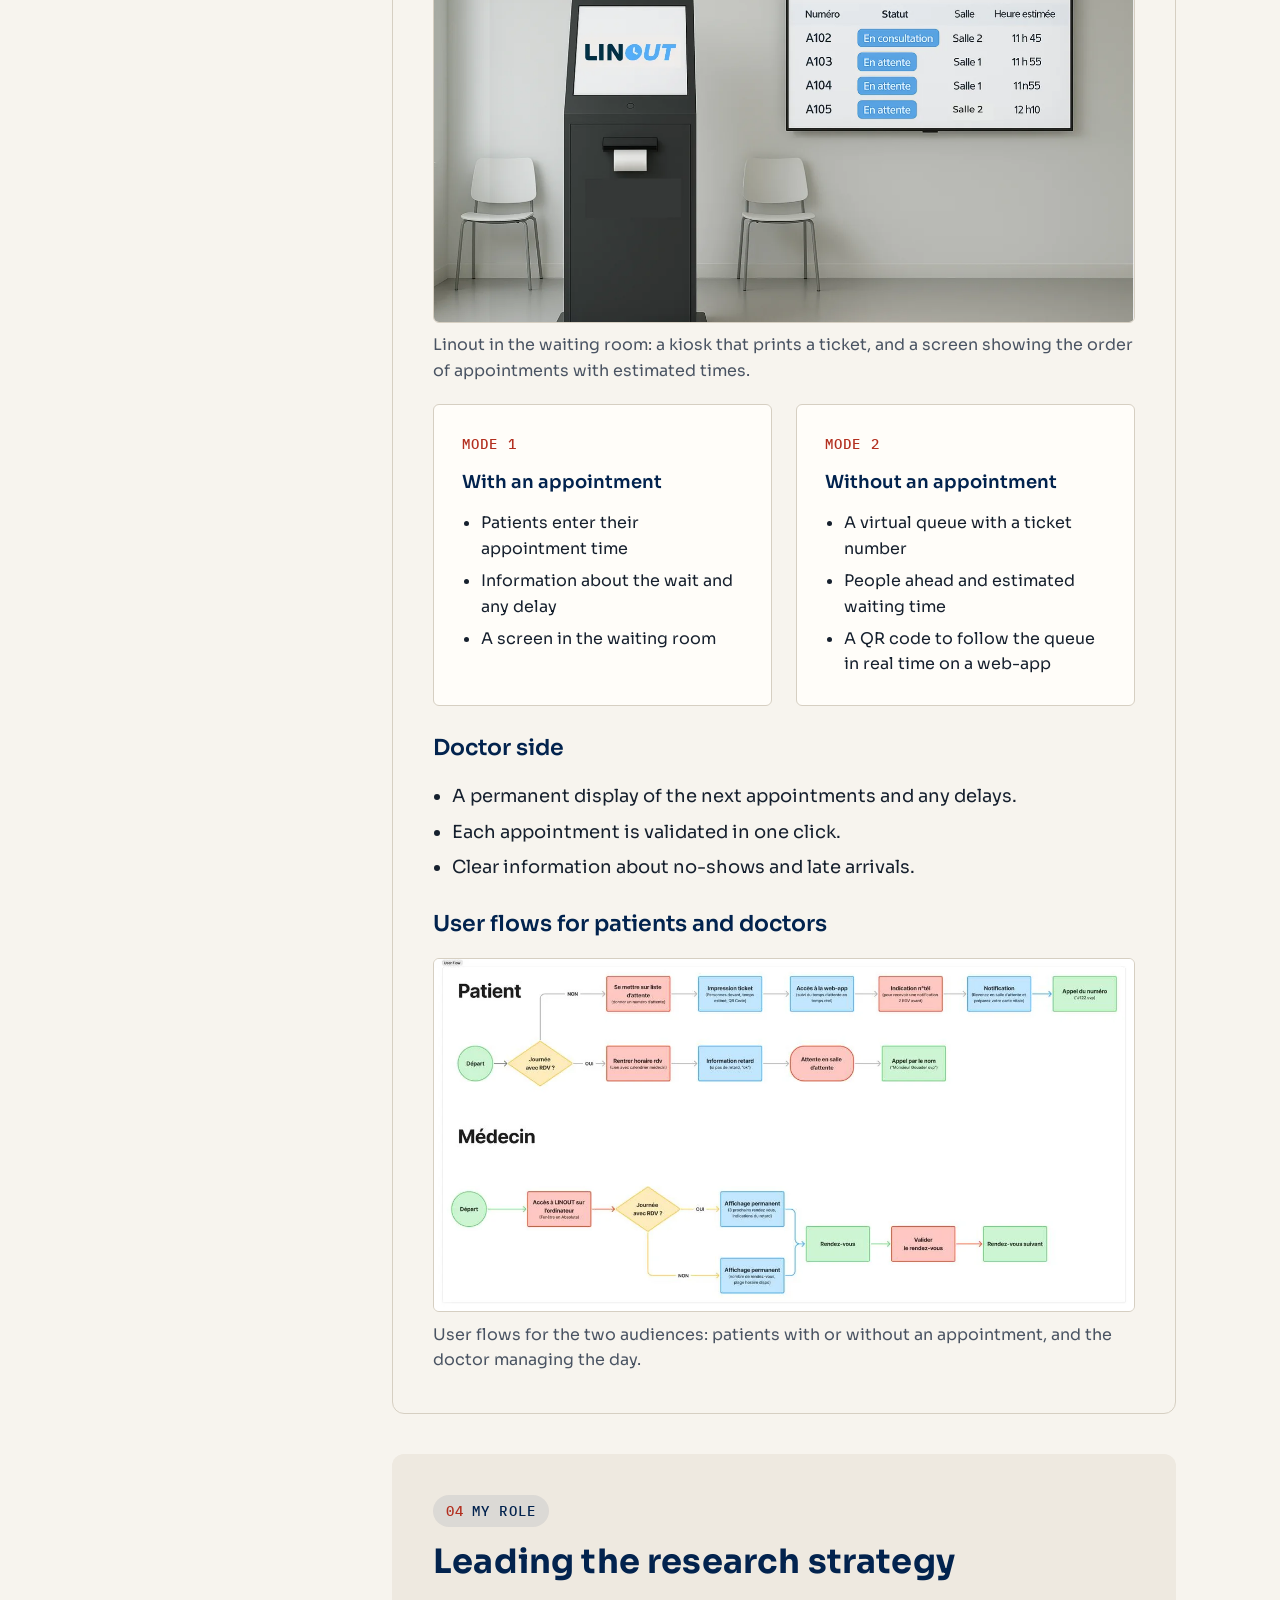
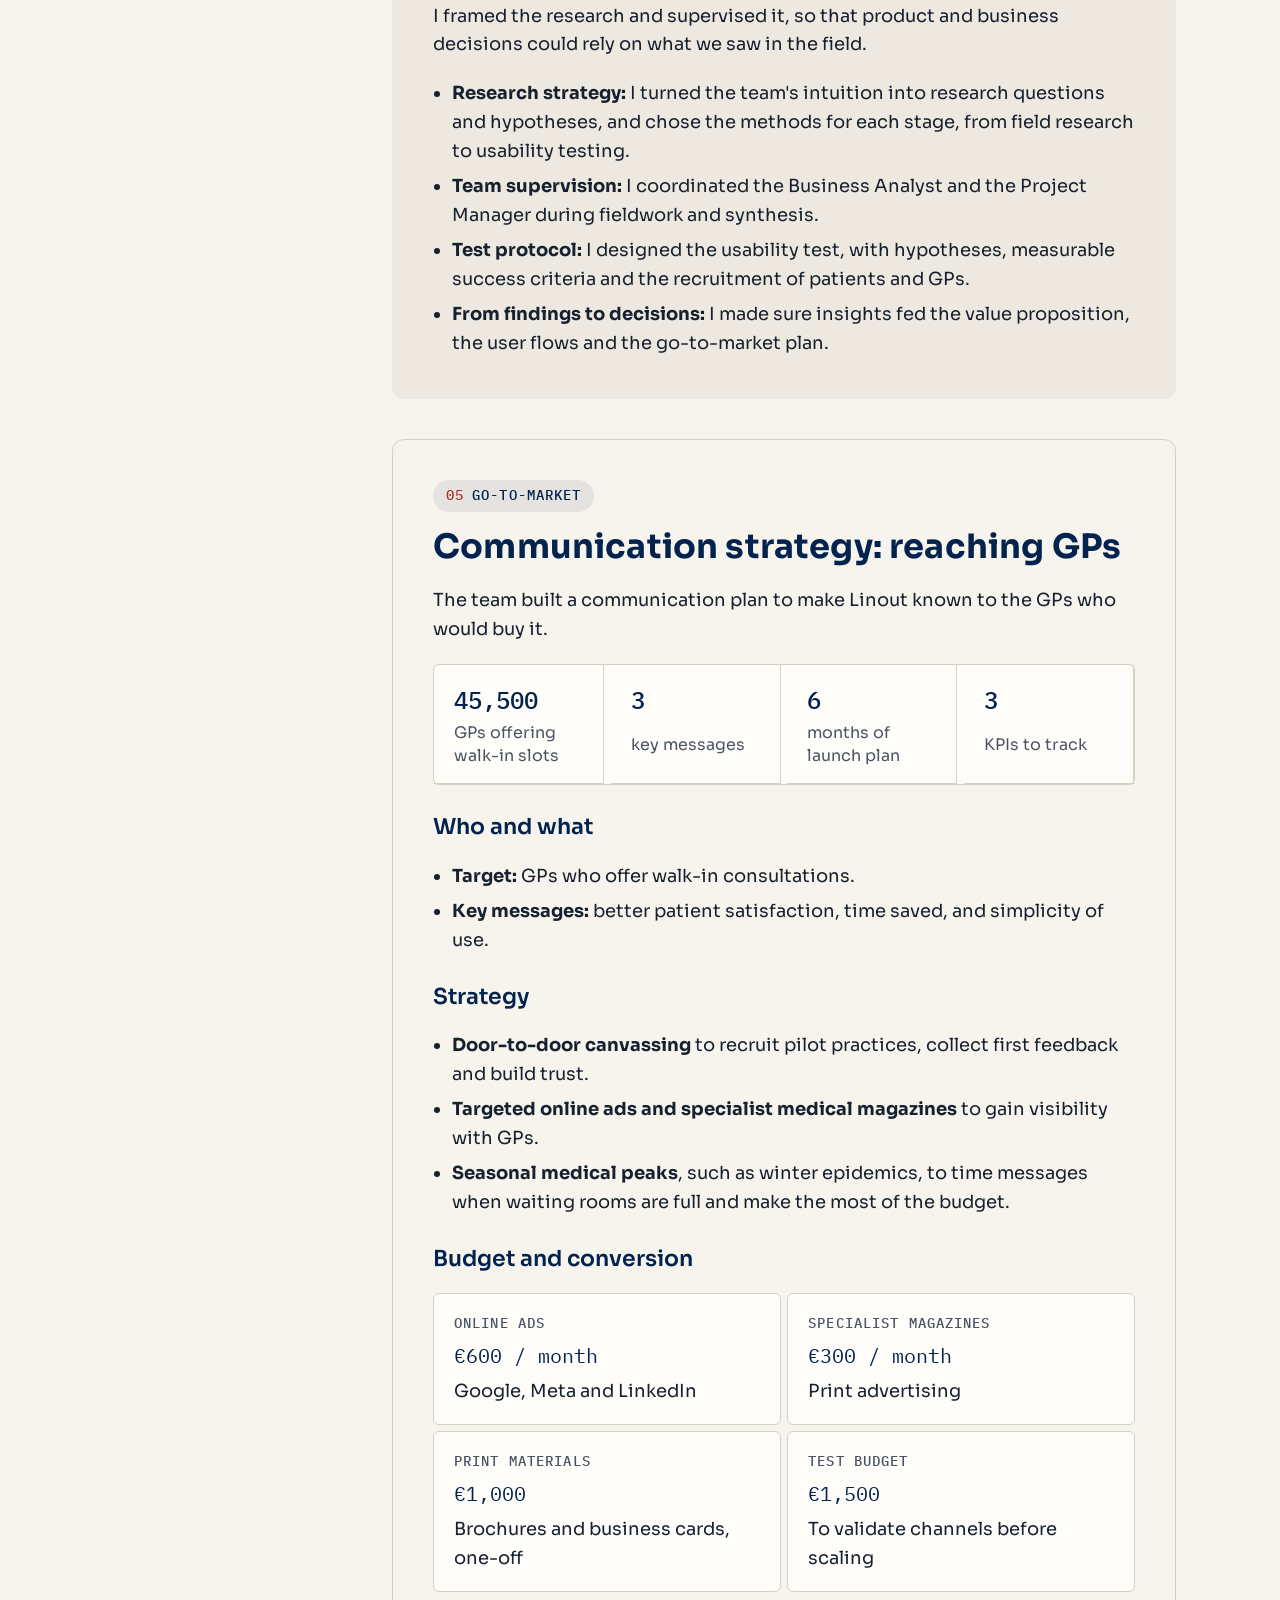
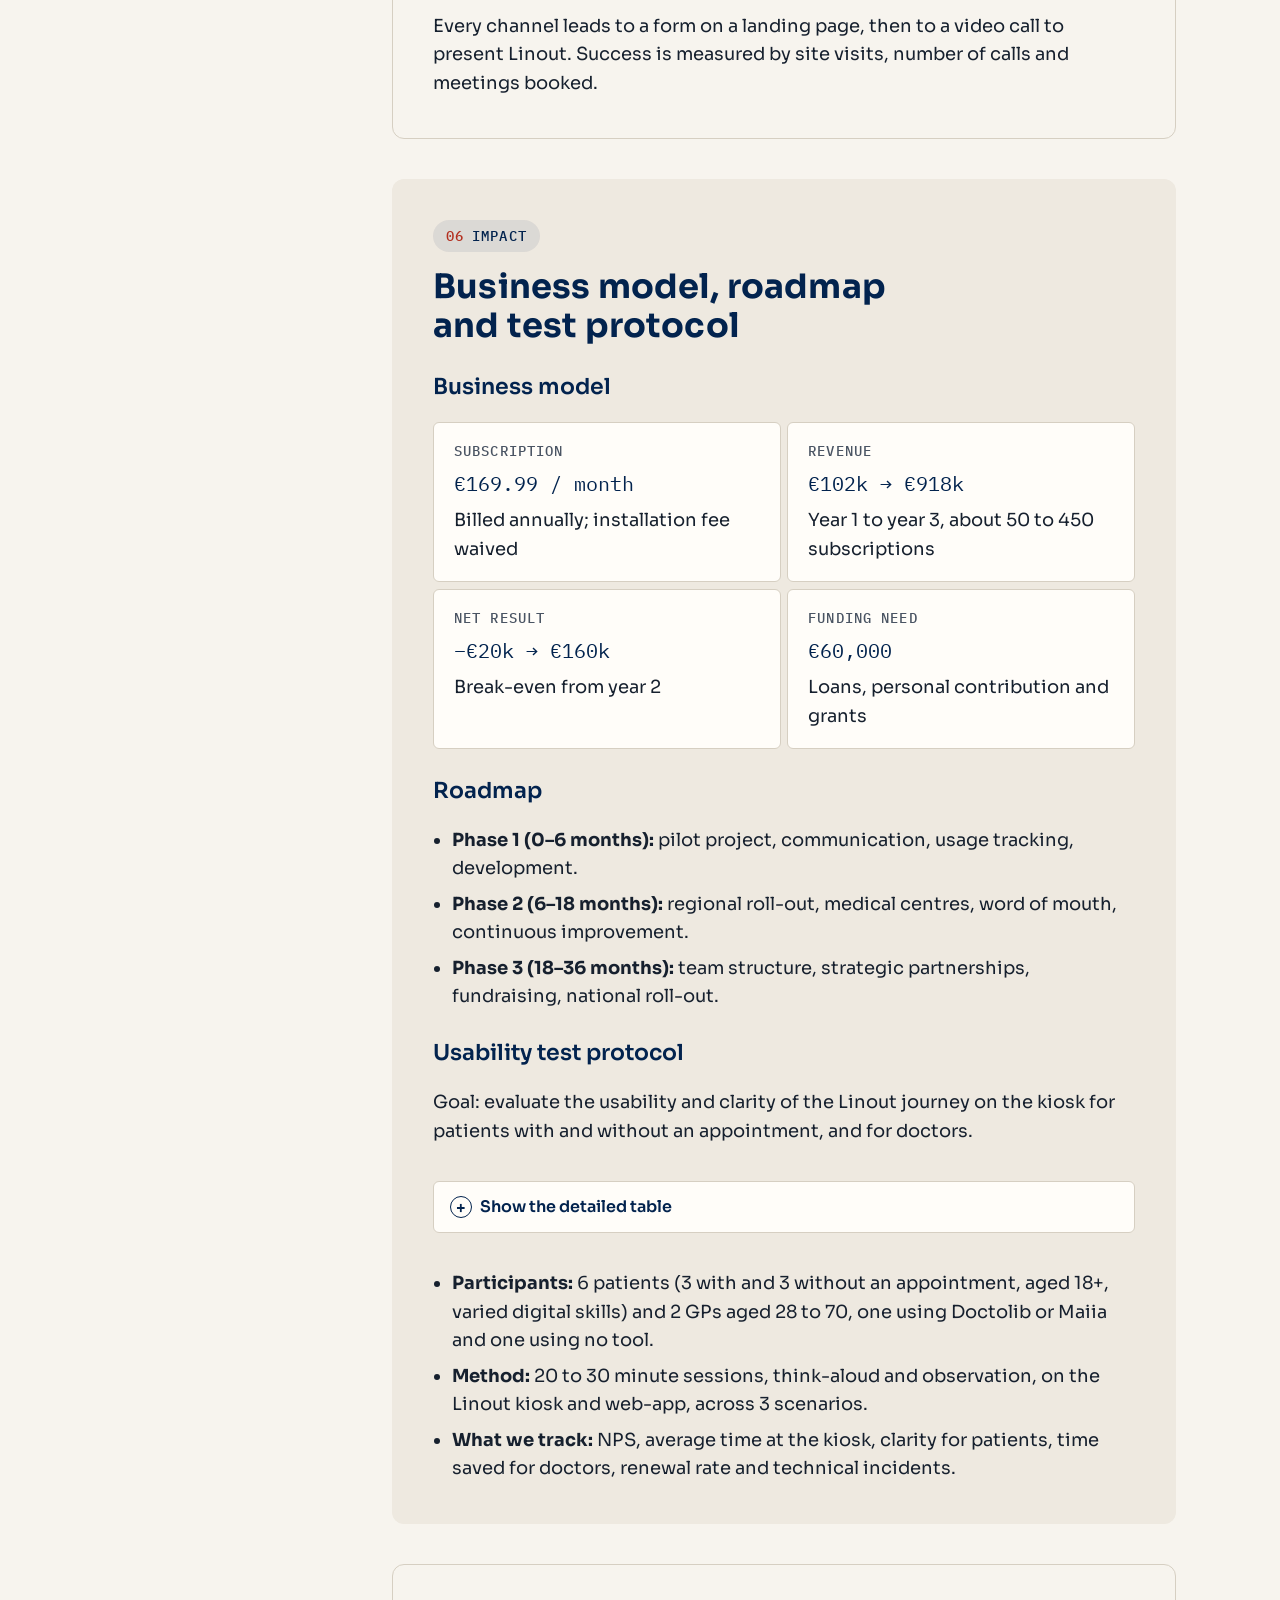
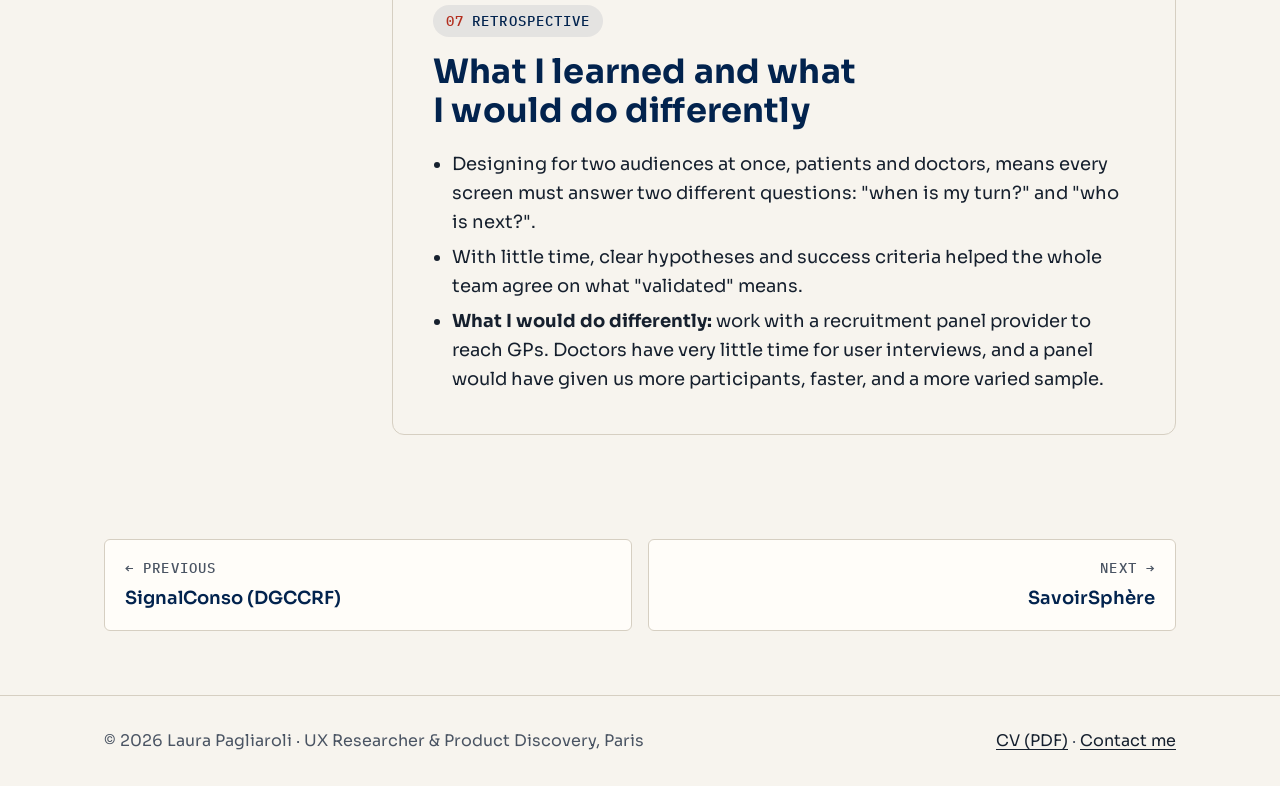
<file: case-studies/linout-virtual-waiting-queue.html>
<!DOCTYPE html>
<html lang="en">
<head>
<meta charset="utf-8">
<meta name="viewport" content="width=device-width, initial-scale=1">
<title>Linout case study · Virtual waiting queue for GPs · Laura Pagliaroli</title>
<meta name="description" content="Product Discovery case study: Linout, a kiosk and web-app that gives patients a clear view of their waiting time at their GP. Field research, user flows, communication strategy, business model and usability test protocol.">
<meta name="author" content="Laura Pagliaroli">
<link rel="canonical" href="https://laurapagliaroli.github.io/Portfolio/case-studies/linout-virtual-waiting-queue.html">
<link rel="alternate" hreflang="en" href="https://laurapagliaroli.github.io/Portfolio/case-studies/linout-virtual-waiting-queue.html">
<link rel="alternate" hreflang="fr" href="https://laurapagliaroli.github.io/Portfolio/case-studies/linout-virtual-waiting-queue-fr.html">
<link rel="alternate" hreflang="x-default" href="https://laurapagliaroli.github.io/Portfolio/case-studies/linout-virtual-waiting-queue.html">
<meta property="og:type" content="article">
<meta property="og:title" content="Linout: giving patients a clear view of their waiting time at the doctor&#x27;s">
<meta property="og:description" content="Product Discovery case study: Linout, a kiosk and web-app that gives patients a clear view of their waiting time at their GP. Field research, user flows, communication strategy, business model and usability test protocol.">
<meta property="og:image" content="https://laurapagliaroli.github.io/Portfolio/assets/og-image.png">
<meta name="twitter:card" content="summary_large_image">
<link rel="icon" href="data:image/svg+xml,%3Csvg xmlns='http://www.w3.org/2000/svg' viewBox='0 0 64 64'%3E%3Crect width='64' height='64' rx='14' fill='%2302234E'/%3E%3Ctext x='32' y='43' font-size='30' font-weight='800' text-anchor='middle' fill='%23F7F4EE' font-family='Sora,Arial,sans-serif' letter-spacing='-1'%3ELP%3C/text%3E%3Crect x='14' y='50' width='36' height='4' rx='2' fill='%23FF5E4D'/%3E%3C/svg%3E">
<link rel="preconnect" href="https://fonts.googleapis.com">
<link rel="preconnect" href="https://fonts.gstatic.com" crossorigin>
<link href="https://fonts.googleapis.com/css2?family=IBM+Plex+Mono:wght@400;500&amp;family=Sora:wght@400;500;600;700;800&amp;display=swap" rel="stylesheet">
<script>/* every page opens in light mode */document.documentElement.setAttribute("data-theme","light")</script>
<script>try{localStorage.setItem("lp-lang","en")}catch(e){}</script>
<link rel="stylesheet" href="../assets/styles.css">
</head>
<body>
<a class="skip-link" href="#main">Skip to content</a>
<header class="site-header" id="top"><div class="container site-header__inner">
<a class="brand" href="../index.html" aria-label="Laura Pagliaroli, home">Laura Pagliaroli</a>
<button class="menu-toggle" type="button" aria-expanded="false" aria-controls="site-nav" id="menu-toggle">Menu</button>
<nav class="nav" id="site-nav" aria-label="Main"><a href="../index.html#work" aria-current="true">Case studies</a><a href="../index.html#about">About</a><a href="../index.html#approach">Approach</a><a href="../index.html#contact">Contact</a></nav>
<div class="header-actions">
      <button type="button" class="theme-toggle" id="theme-toggle" aria-pressed="false">
        <svg class="icon-moon" viewBox="0 0 24 24" aria-hidden="true" focusable="false"><path d="M20 14.5A8.5 8.5 0 0 1 9.5 4a8.5 8.5 0 1 0 10.5 10.5Z" fill="none" stroke="currentColor" stroke-width="1.8" stroke-linejoin="round"/></svg>
        <svg class="icon-sun" viewBox="0 0 24 24" aria-hidden="true" focusable="false"><circle cx="12" cy="12" r="4.2" fill="none" stroke="currentColor" stroke-width="1.8"/><path d="M12 2.5v2.2M12 19.3v2.2M2.5 12h2.2M19.3 12h2.2M5.3 5.3l1.6 1.6M17.1 17.1l1.6 1.6M5.3 18.7l1.6-1.6M17.1 6.9l1.6-1.6" stroke="currentColor" stroke-width="1.8" stroke-linecap="round"/></svg>
        <span class="visually-hidden" id="theme-toggle-label">Switch to dark mode</span>
      </button>
      <div class="lang-switch" role="group" aria-label="Language"><a href="linout-virtual-waiting-queue.html" lang="en" hreflang="en" aria-current="true"><span aria-hidden="true">EN</span><span class="visually-hidden">English</span></a><a href="linout-virtual-waiting-queue-fr.html" lang="fr" hreflang="fr"><span aria-hidden="true">FR</span><span class="visually-hidden">Français</span></a></div>
      <a class="btn btn--primary btn--small btn--download" href="../assets/Laura_Pagliaroli_CV_UX_Researcher_EN.pdf" download="Laura_Pagliaroli_CV_UX_Researcher_EN.pdf">CV (PDF)</a></div>
</div></header>
<main id="main">
<section class="cs-hero" aria-labelledby="cs-title"><div class="waves" aria-hidden="true"><svg viewBox="0 0 800 520" preserveAspectRatio="xMaxYMin slice" focusable="false"><defs><pattern id="sg-cs" width="48" height="24" patternUnits="userSpaceOnUse"><g class="scale"><circle cx="0" cy="12" r="23"/><circle cx="0" cy="12" r="17"/><circle cx="0" cy="12" r="11"/><circle cx="0" cy="12" r="5"/><circle cx="48" cy="12" r="23"/><circle cx="48" cy="12" r="17"/><circle cx="48" cy="12" r="11"/><circle cx="48" cy="12" r="5"/><circle cx="24" cy="24" r="23"/><circle cx="24" cy="24" r="17"/><circle cx="24" cy="24" r="11"/><circle cx="24" cy="24" r="5"/></g></pattern><linearGradient id="fade-cs" x1="1" y1="0" x2="0" y2="0.3"><stop offset="0" stop-color="#fff"/><stop offset="0.35" stop-color="#fff" stop-opacity="0.7"/><stop offset="0.8" stop-color="#fff" stop-opacity="0"/></linearGradient><mask id="m-cs"><rect width="800" height="520" fill="url(#fade-cs)"/></mask></defs><rect width="800" height="520" fill="url(#sg-cs)" mask="url(#m-cs)"/></svg></div>
<div class="container cs-hero__inner">
<nav class="breadcrumb" aria-label="Breadcrumb"><ol><li><a href="../index.html">Home</a></li><li><a href="../index.html#work">Case studies</a></li><li aria-current="page">Linout</li></ol></nav>
<p class="label label--coral">Case study · Health · Kiosk &amp; web-app</p>
<h1 id="cs-title">Linout: giving patients a clear view of their waiting time at the doctor's</h1>
<dl class="facts"><div><dt>Context</dt><dd>Gobelins programme · entrepreneurial project</dd></div><div><dt>My role</dt><dd>Lead UX Researcher · research strategy and team supervision</dd></div><div><dt>Duration</dt><dd>2024 – 2025</dd></div><div><dt>Team</dt><dd>UX Researcher (me), Business Analyst, Project Manager</dd></div></dl>
<ul class="tags" aria-label="Methods used"><li>Field research · 2 GPs, 6 patients</li><li>Value proposition</li><li>User flows</li><li>Kiosk + web-app</li><li>Research strategy</li><li>Business model</li><li>Test protocol · n = 8</li></ul>
</div></section>
<section class="cs-highlight" aria-label="Project highlights">
  <div class="container cs-highlight__inner">
    <figure class="cs-highlight__media"><img src="../assets/hero-linout.webp" width="1120" height="700" decoding="async" fetchpriority="high" alt="A Linout kiosk printing a ticket in a waiting room, next to a screen showing the order of appointments and estimated times."></figure>
    <div class="cs-highlight__facts">
      <p class="cs-highlight__time"><span>2</span> min read</p>
      <dl class="cs-highlight__metrics"><div><dt>90 min</dt><dd>average wait in a walk-in practice</dd></div><div><dt>45,500</dt><dd>GPs offering walk-in slots: the target market</dd></div><div><dt>8</dt><dd>test participants planned: 6 patients and 2 GPs</dd></div></dl>
      <div class="cs-highlight__shows"><h2>What this project shows</h2><ul><li>Led the research strategy and supervised the team</li><li>Designed for two audiences at once: patients and doctors</li><li>Wrote a test protocol with measurable success criteria</li></ul></div>
    </div>
  </div>
</section>
<div class="container cs-layout">
<nav class="toc" aria-label="On this page"><p class="label">On this page</p><ol><li><a href="#tldr">Framing</a></li><li><a href="#context">Context</a></li><li><a href="#approach">Method</a></li><li><a href="#synthesis">Solution</a></li><li><a href="#lead">My role: research lead</a></li><li><a href="#insights">Go-to-market</a></li><li><a href="#impact">Business model &amp; test</a></li><li><a href="#learned">What I learned</a></li></ol></nav>
<article class="cs-body">
<section class="cs-section" id="tldr" aria-labelledby="tldr-title"><div class="tldr-box"><h2 id="tldr-title" class="label">Framing</h2><ol><li><b>Problem</b><span>In walk-in practices, patients wait 90 minutes on average without knowing when their turn will come, and GPs have no simple way to manage the queue.</span></li><li><b>What I did</b><span>A full discovery cycle with my team: field research with GPs and patients, value proposition, user flows and a kiosk + web-app concept. As research lead, I defined the research strategy and supervised the team.</span></li><li><b>Impact</b><span>A concept tested on digital interfaces and physical kiosks, a go-to-market plan, a 3-year business model and a usability test protocol with measurable success criteria.</span></li></ol></div></section>
<section class="cs-section cs-panel" id="context" aria-labelledby="context-title"><p class="cs-kicker"><span aria-hidden="true">01</span> Context</p><h2 id="context-title">Context and question</h2><ul class="metrics"><li><span class="label">GPs in France</span><span class="ba">102,000</span><span>General practitioners</span></li><li><span class="label">Offer walk-in slots</span><span class="ba">≈ 2 in 5</span><span>About 45,500 GPs, our target market</span></li><li><span class="label">Average wait</span><span class="ba">90 min</span><span>In a practice without appointments</span></li></ul><p>Walk-in consultations are common, but nobody knows how long they will wait. Patients sit in the waiting room for an hour and a half, and doctors have no clear view of who is still there, late or gone.</p><p class="question">How can we give patients a clear view of their waiting time at their GP, so they can organise their time better?</p></section><section class="cs-section cs-panel cs-panel--alt" id="approach" aria-labelledby="approach-title"><p class="cs-kicker"><span aria-hidden="true">02</span> Method</p><h2 id="approach-title">Approach and methodology</h2><ul><li><strong>Field research</strong> with 2 GPs and 6 patients to understand waiting-related friction on both sides.</li><li><strong>Value proposition and concept</strong>: a kiosk in the waiting room, a waiting-room screen and a web-app reached by QR code.</li><li><strong>User flows</strong> for the two audiences, patients and doctors, then wireframes and acceptance tests on screens and physical kiosks.</li><li><strong>Go-to-market</strong>: communication strategy, business model, roadmap and a usability test protocol.</li></ul></section><section class="cs-section cs-panel" id="synthesis" aria-labelledby="synthesis-title"><p class="cs-kicker"><span aria-hidden="true">03</span> Solution</p><h2 id="synthesis-title">The solution: Linout</h2><figure class="figure"><div class="figure__frame"><img src="../assets/linout-kiosk.webp" width="1396" height="700" loading="lazy" decoding="async" alt="A Linout kiosk with a ticket printer in a waiting room, next to a wall screen titled Order of appointments listing ticket numbers, status (in consultation or waiting), room and estimated time."></div><figcaption>Linout in the waiting room: a kiosk that prints a ticket, and a screen showing the order of appointments with estimated times.</figcaption></figure><div class="offers"><article class="offer"><p class="label label--coral">Mode 1</p><h4>With an appointment</h4><ul><li>Patients enter their appointment time</li><li>Information about the wait and any delay</li><li>A screen in the waiting room</li></ul></article><article class="offer"><p class="label label--coral">Mode 2</p><h4>Without an appointment</h4><ul><li>A virtual queue with a ticket number</li><li>People ahead and estimated waiting time</li><li>A QR code to follow the queue in real time on a web-app</li></ul></article></div><h3>Doctor side</h3><ul><li>A permanent display of the next appointments and any delays.</li><li>Each appointment is validated in one click.</li><li>Clear information about no-shows and late arrivals.</li></ul><h3>User flows for patients and doctors</h3><figure class="figure"><div class="figure__frame"><img src="../assets/linout-user-flow.webp" width="1280" height="644" loading="lazy" decoding="async" alt="User flow. Patient: if the day has appointments, the patient enters the appointment time, gets delay information, waits in the waiting room and is called by name. If not, the patient joins the waiting list, prints a ticket with people ahead, estimated time and a QR code, accesses the web-app, gives a phone number to be notified two appointments before, and is called by number. Doctor: opens Linout on the computer, sees a permanent display of the next three appointments or the number of patients waiting, then validates each appointment and moves to the next."></div><figcaption>User flows for the two audiences: patients with or without an appointment, and the doctor managing the day.</figcaption></figure></section><section class="cs-section cs-panel cs-panel--alt" id="lead" aria-labelledby="lead-title"><p class="cs-kicker"><span aria-hidden="true">04</span> My role</p><h2 id="lead-title">Leading the research strategy</h2><p>I framed the research and supervised it, so that product and business decisions could rely on what we saw in the field.</p><ul><li><strong>Research strategy:</strong> I turned the team's intuition into research questions and hypotheses, and chose the methods for each stage, from field research to usability testing.</li><li><strong>Team supervision:</strong> I coordinated the Business Analyst and the Project Manager during fieldwork and synthesis.</li><li><strong>Test protocol:</strong> I designed the usability test, with hypotheses, measurable success criteria and the recruitment of patients and GPs.</li><li><strong>From findings to decisions:</strong> I made sure insights fed the value proposition, the user flows and the go-to-market plan.</li></ul></section><section class="cs-section cs-panel" id="insights" aria-labelledby="insights-title"><p class="cs-kicker"><span aria-hidden="true">05</span> Go-to-market</p><h2 id="insights-title">Communication strategy: reaching GPs</h2><p>The team built a communication plan to make Linout known to the GPs who would buy it.</p><ul class="protocol" aria-label="Communication plan in figures"><li><strong>45,500</strong><span>GPs offering walk-in slots</span></li><li><strong>3</strong><span>key messages</span></li><li><strong>6</strong><span>months of launch plan</span></li><li><strong>3</strong><span>KPIs to track</span></li></ul><h3>Who and what</h3><ul><li><strong>Target:</strong> GPs who offer walk-in consultations.</li><li><strong>Key messages:</strong> better patient satisfaction, time saved, and simplicity of use.</li></ul><h3>Strategy</h3><ul><li><strong>Door-to-door canvassing</strong> to recruit pilot practices, collect first feedback and build trust.</li><li><strong>Targeted online ads and specialist medical magazines</strong> to gain visibility with GPs.</li><li><strong>Seasonal medical peaks</strong>, such as winter epidemics, to time messages when waiting rooms are full and make the most of the budget.</li></ul><h3>Budget and conversion</h3><ul class="metrics"><li><span class="label">Online ads</span><span class="ba">€600 / month</span><span>Google, Meta and LinkedIn</span></li><li><span class="label">Specialist magazines</span><span class="ba">€300 / month</span><span>Print advertising</span></li><li><span class="label">Print materials</span><span class="ba">€1,000</span><span>Brochures and business cards, one-off</span></li><li><span class="label">Test budget</span><span class="ba">€1,500</span><span>To validate channels before scaling</span></li></ul><p>Every channel leads to a form on a landing page, then to a video call to present Linout. Success is measured by site visits, number of calls and meetings booked.</p></section><section class="cs-section cs-panel cs-panel--alt" id="impact" aria-labelledby="impact-title"><p class="cs-kicker"><span aria-hidden="true">06</span> Impact</p><h2 id="impact-title">Business model, roadmap and test protocol</h2><h3>Business model</h3><ul class="metrics"><li><span class="label">Subscription</span><span class="ba">€169.99 / month</span><span>Billed annually; installation fee waived</span></li><li><span class="label">Revenue</span><span class="ba">€102k → €918k</span><span>Year 1 to year 3, about 50 to 450 subscriptions</span></li><li><span class="label">Net result</span><span class="ba">–€20k → €160k</span><span>Break-even from year 2</span></li><li><span class="label">Funding need</span><span class="ba">€60,000</span><span>Loans, personal contribution and grants</span></li></ul><h3>Roadmap</h3><ul><li><strong>Phase 1 (0–6 months):</strong> pilot project, communication, usage tracking, development.</li><li><strong>Phase 2 (6–18 months):</strong> regional roll-out, medical centres, word of mouth, continuous improvement.</li><li><strong>Phase 3 (18–36 months):</strong> team structure, strategic partnerships, fundraising, national roll-out.</li></ul><h3>Usability test protocol</h3><p>Goal: evaluate the usability and clarity of the Linout journey on the kiosk for patients with and without an appointment, and for doctors.</p><details class="more"><summary>Show the detailed table</summary><div class="method-table-wrap" tabindex="0" role="region" aria-label="Test hypotheses and success criteria, scrollable table"><table class="method-table"><caption class="visually-hidden">Hypotheses and success criteria</caption><thead><tr><th scope="col">Hypothesis</th><th scope="col">Success criterion</th></tr></thead><tbody><tr><td>Appointment time only</td><td>Users understand that only their appointment time is needed to check in: correct entry and validation in under 1 minute.</td></tr><tr><td>QR code</td><td>Users understand they can scan a QR code to follow the queue on their phone: at least 4 out of 6 scan it without help.</td></tr><tr><td>Position in queue</td><td>The mobile interface shows their position and when to come back: at least 4 out of 6 describe it correctly.</td></tr></tbody></table></div></details><ul><li><strong>Participants:</strong> 6 patients (3 with and 3 without an appointment, aged 18+, varied digital skills) and 2 GPs aged 28 to 70, one using Doctolib or Maiia and one using no tool.</li><li><strong>Method:</strong> 20 to 30 minute sessions, think-aloud and observation, on the Linout kiosk and web-app, across 3 scenarios.</li><li><strong>What we track:</strong> NPS, average time at the kiosk, clarity for patients, time saved for doctors, renewal rate and technical incidents.</li></ul></section><section class="cs-section cs-panel" id="learned" aria-labelledby="learned-title"><p class="cs-kicker"><span aria-hidden="true">07</span> Retrospective</p><h2 id="learned-title">What I learned and what I would do differently</h2><ul><li>Designing for two audiences at once, patients and doctors, means every screen must answer two different questions: "when is my turn?" and "who is next?".</li><li>With little time, clear hypotheses and success criteria helped the whole team agree on what "validated" means.</li><li><strong>What I would do differently:</strong> work with a recruitment panel provider to reach GPs. Doctors have very little time for user interviews, and a panel would have given us more participants, faster, and a more varied sample.</li></ul></section>

</article></div>
<div class="container"><nav class="pager" aria-label="Other case studies">
<a class="prev" href="signalconso-dgccrf.html"><span class="label">← Previous</span>SignalConso (DGCCRF)</a>
<a class="next" href="savoirsphere-teacher-app.html"><span class="label">Next →</span>SavoirSphère</a>
</nav></div>
</main>
<a class="to-top" href="#top" id="to-top" aria-label="Back to top"><svg viewBox="0 0 24 24" aria-hidden="true" focusable="false"><path d="M12 19V5M5.5 11.5 12 5l6.5 6.5" fill="none" stroke="currentColor" stroke-width="2" stroke-linecap="round" stroke-linejoin="round"/></svg></a>
<footer class="site-footer"><div class="container site-footer__inner">
<span>© <span id="year">2026</span> Laura Pagliaroli · UX Researcher &amp; Product Discovery, Paris</span>
<span><a href="../assets/Laura_Pagliaroli_CV_UX_Researcher_EN.pdf" download="Laura_Pagliaroli_CV_UX_Researcher_EN.pdf">CV (PDF)</a> · <a href="../index.html#contact">Contact me</a></span>
</div></footer>
<script src="../assets/main.js"></script>
</body>
</html>
</file>
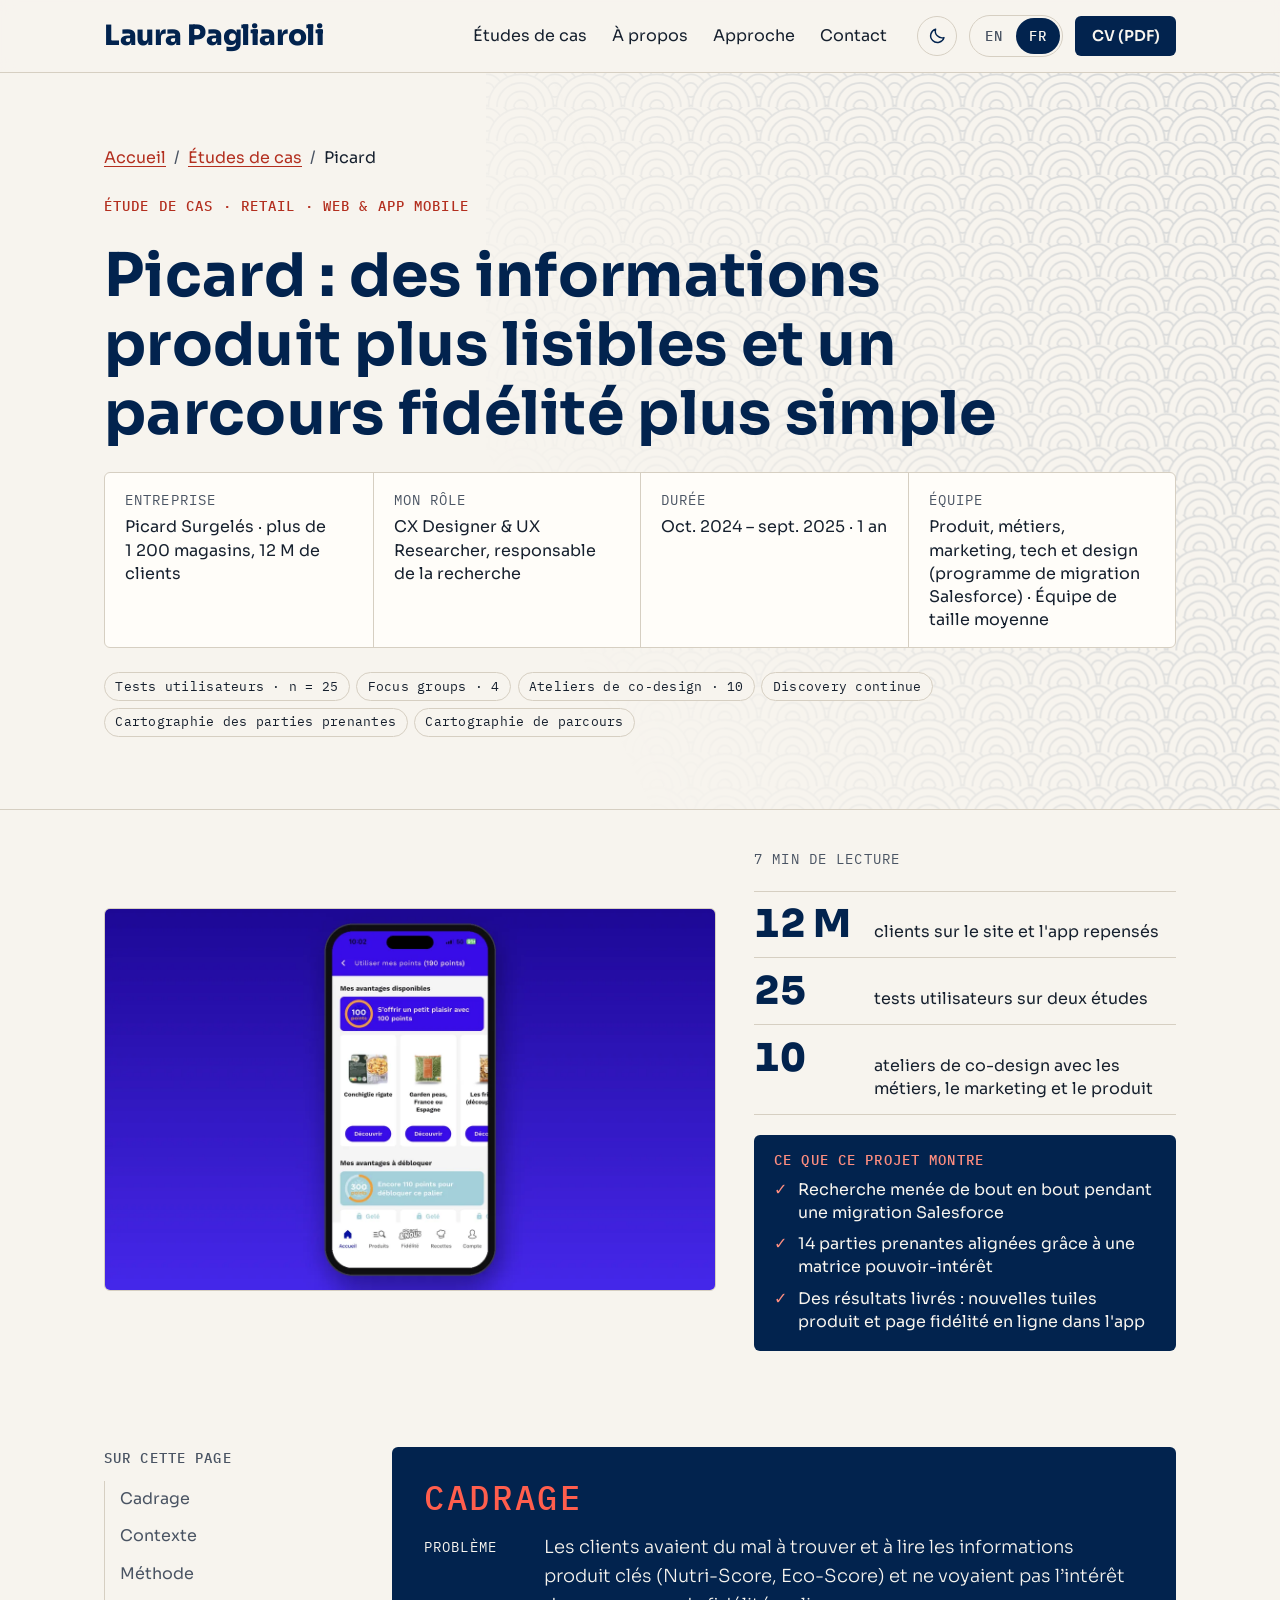
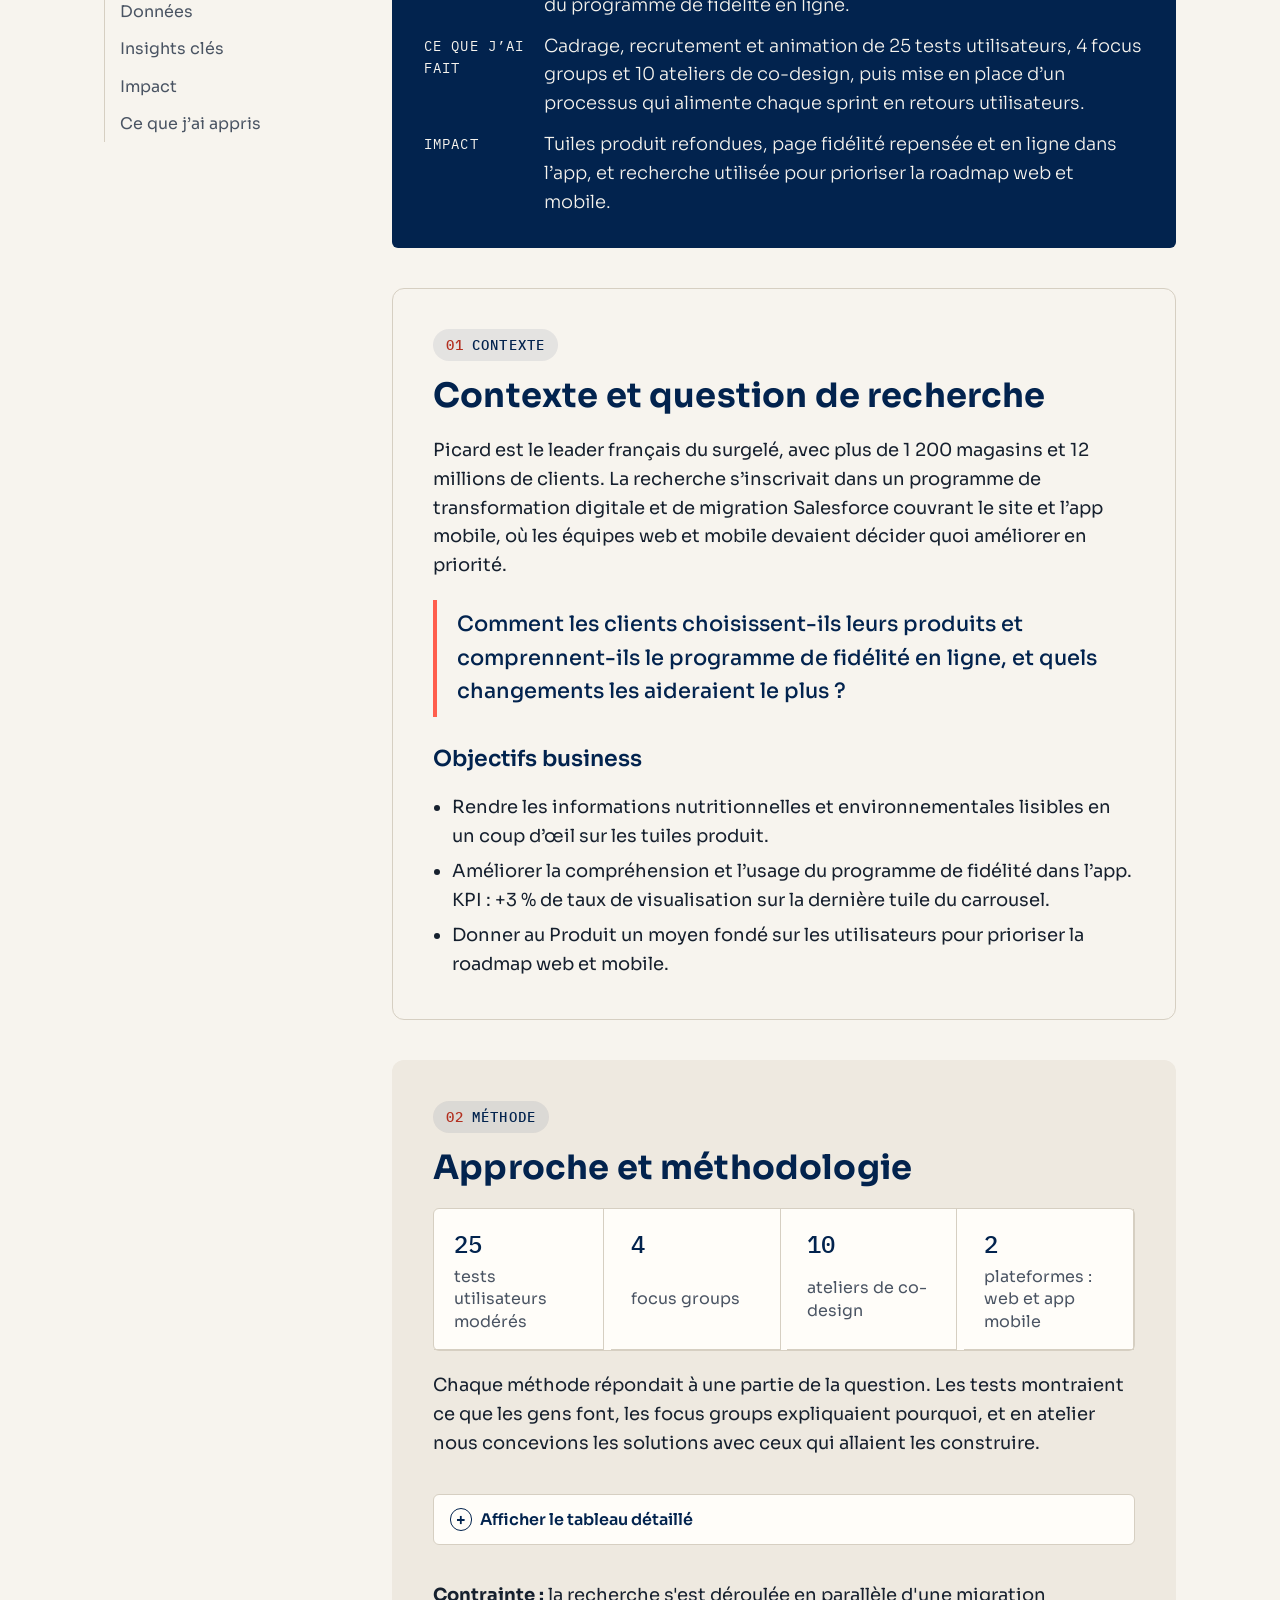
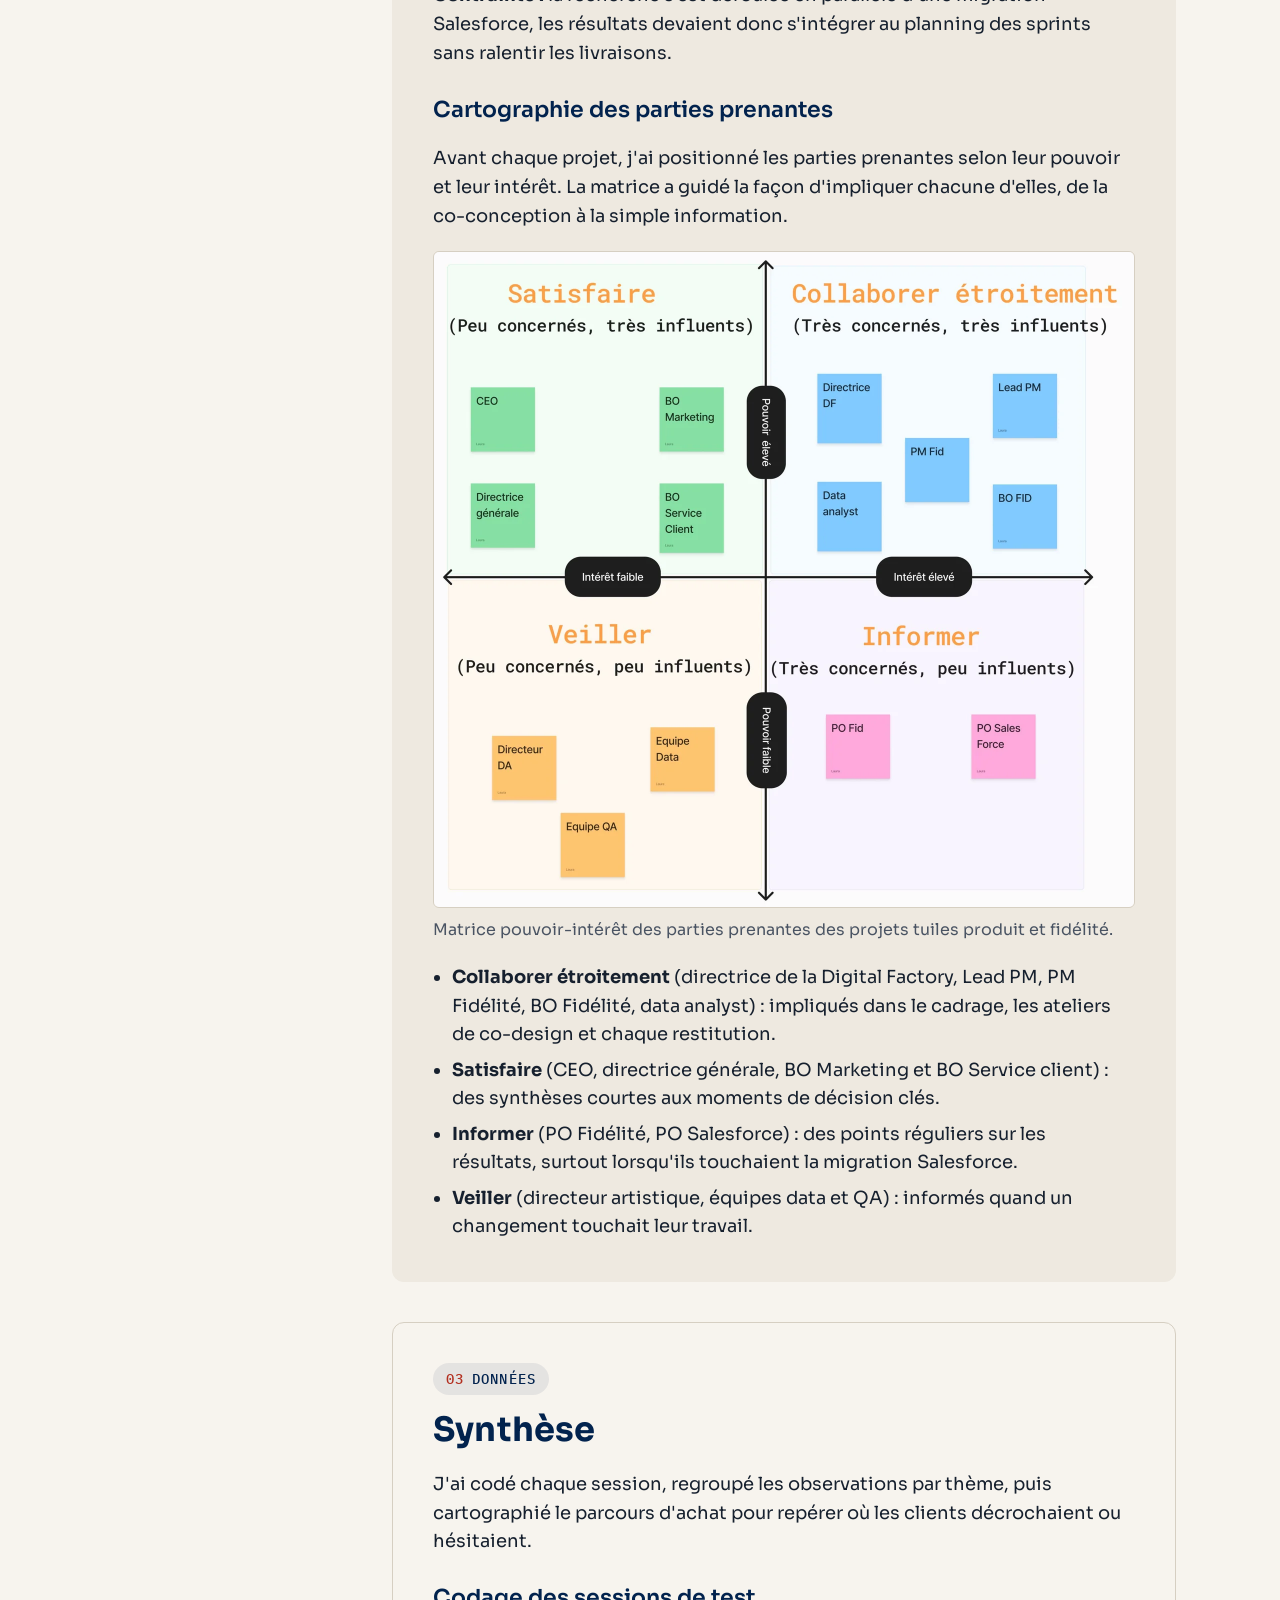
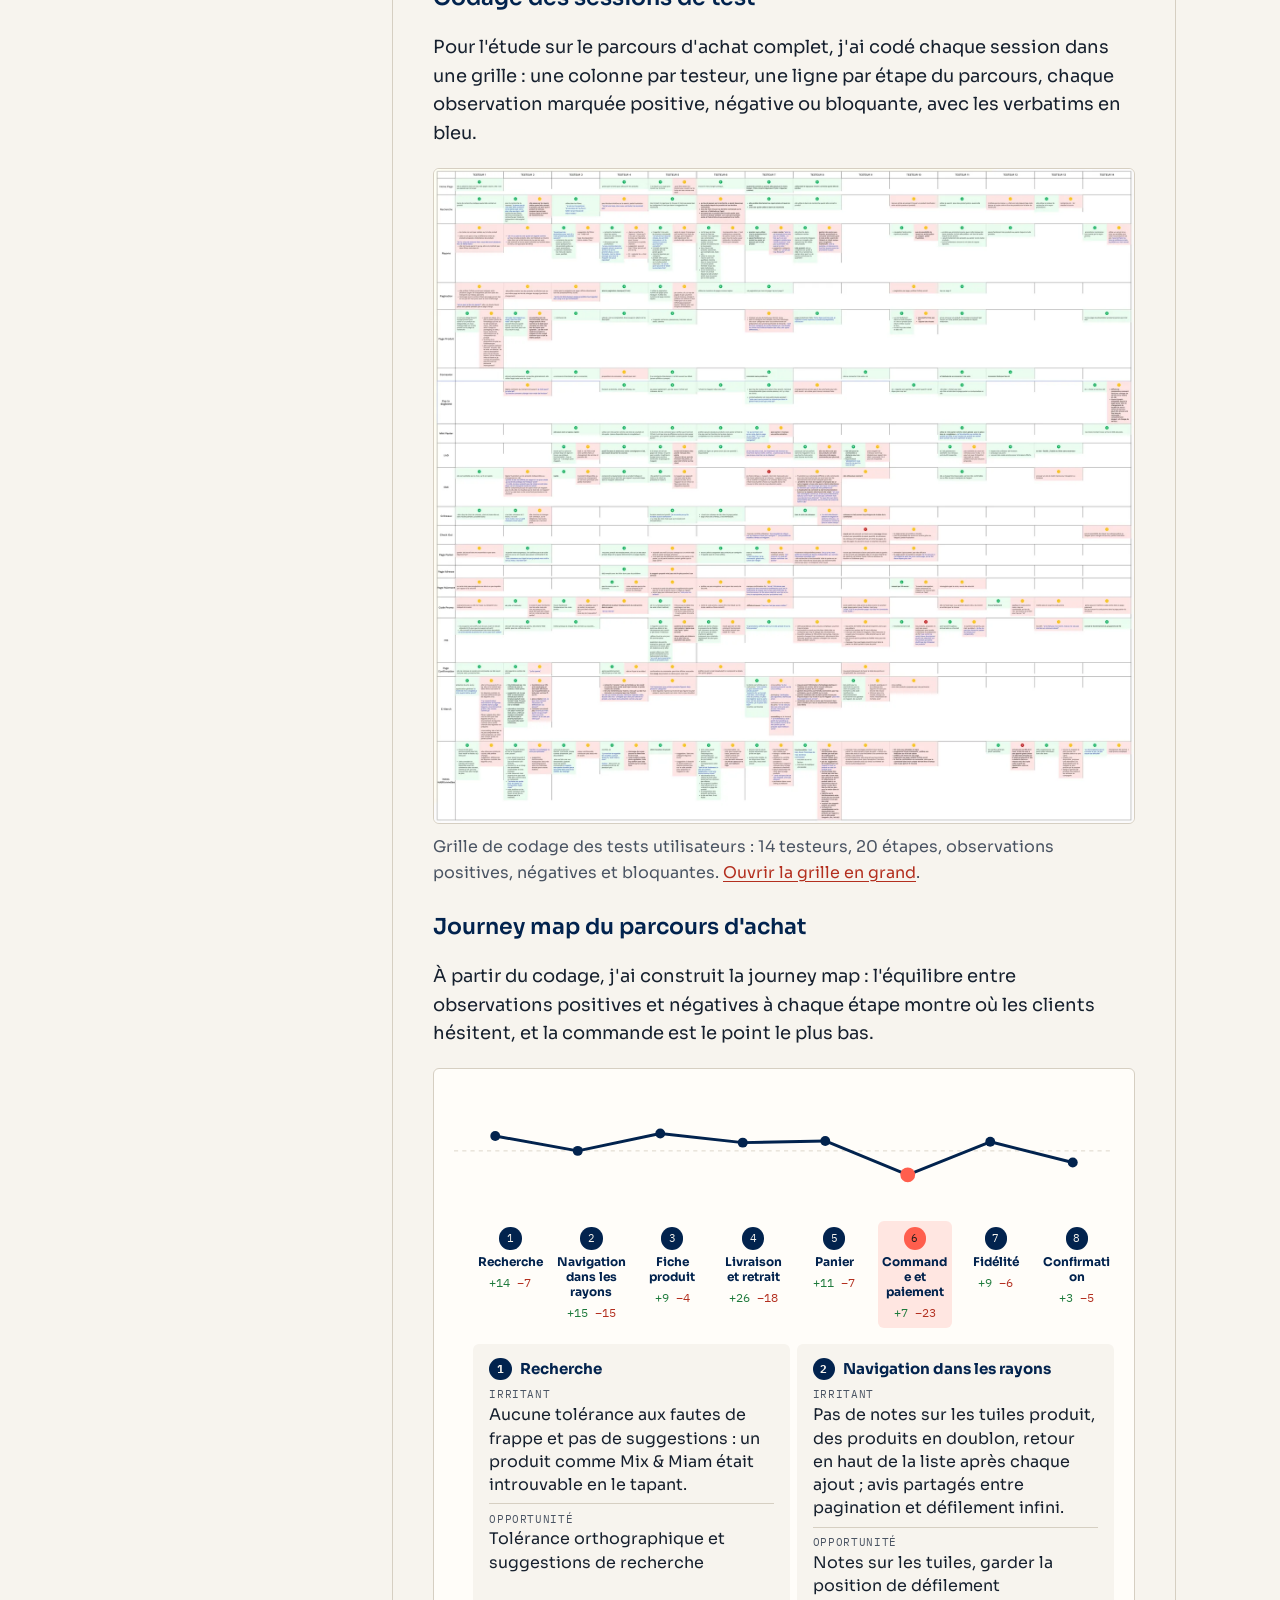
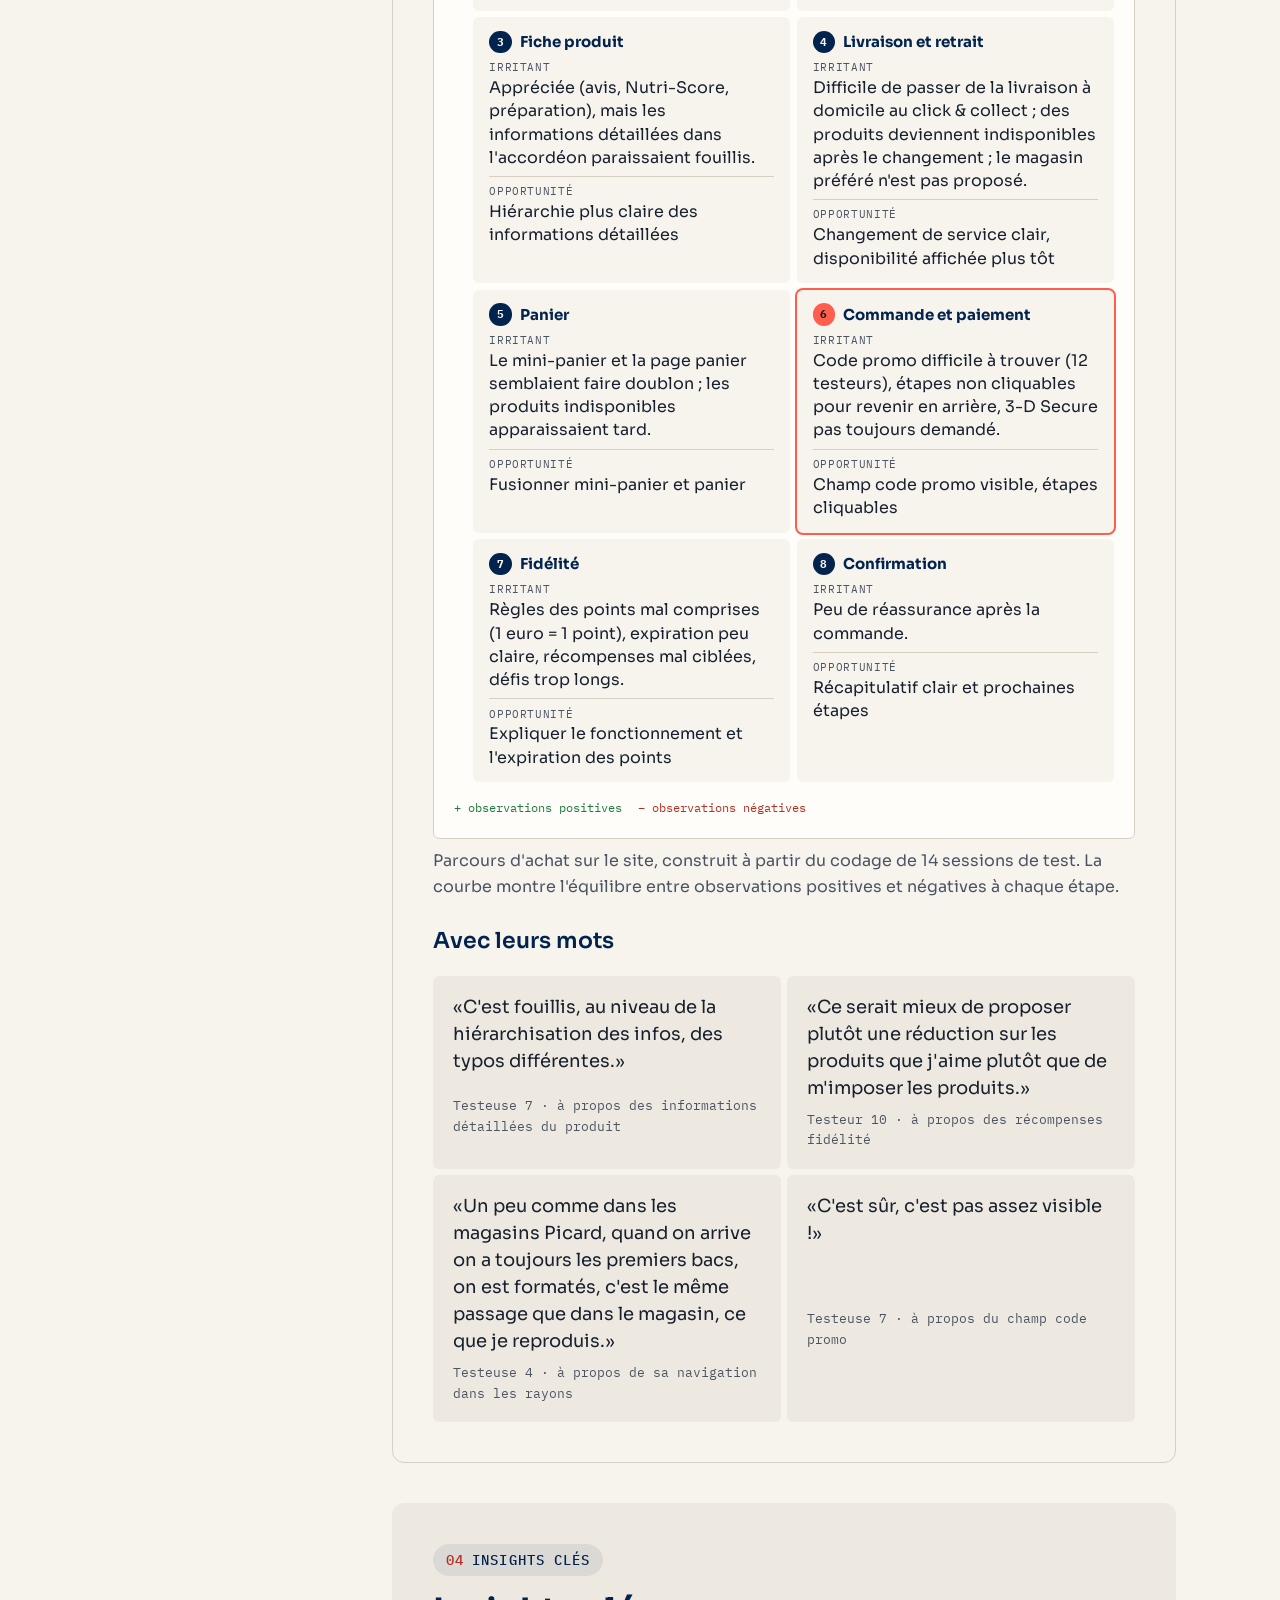
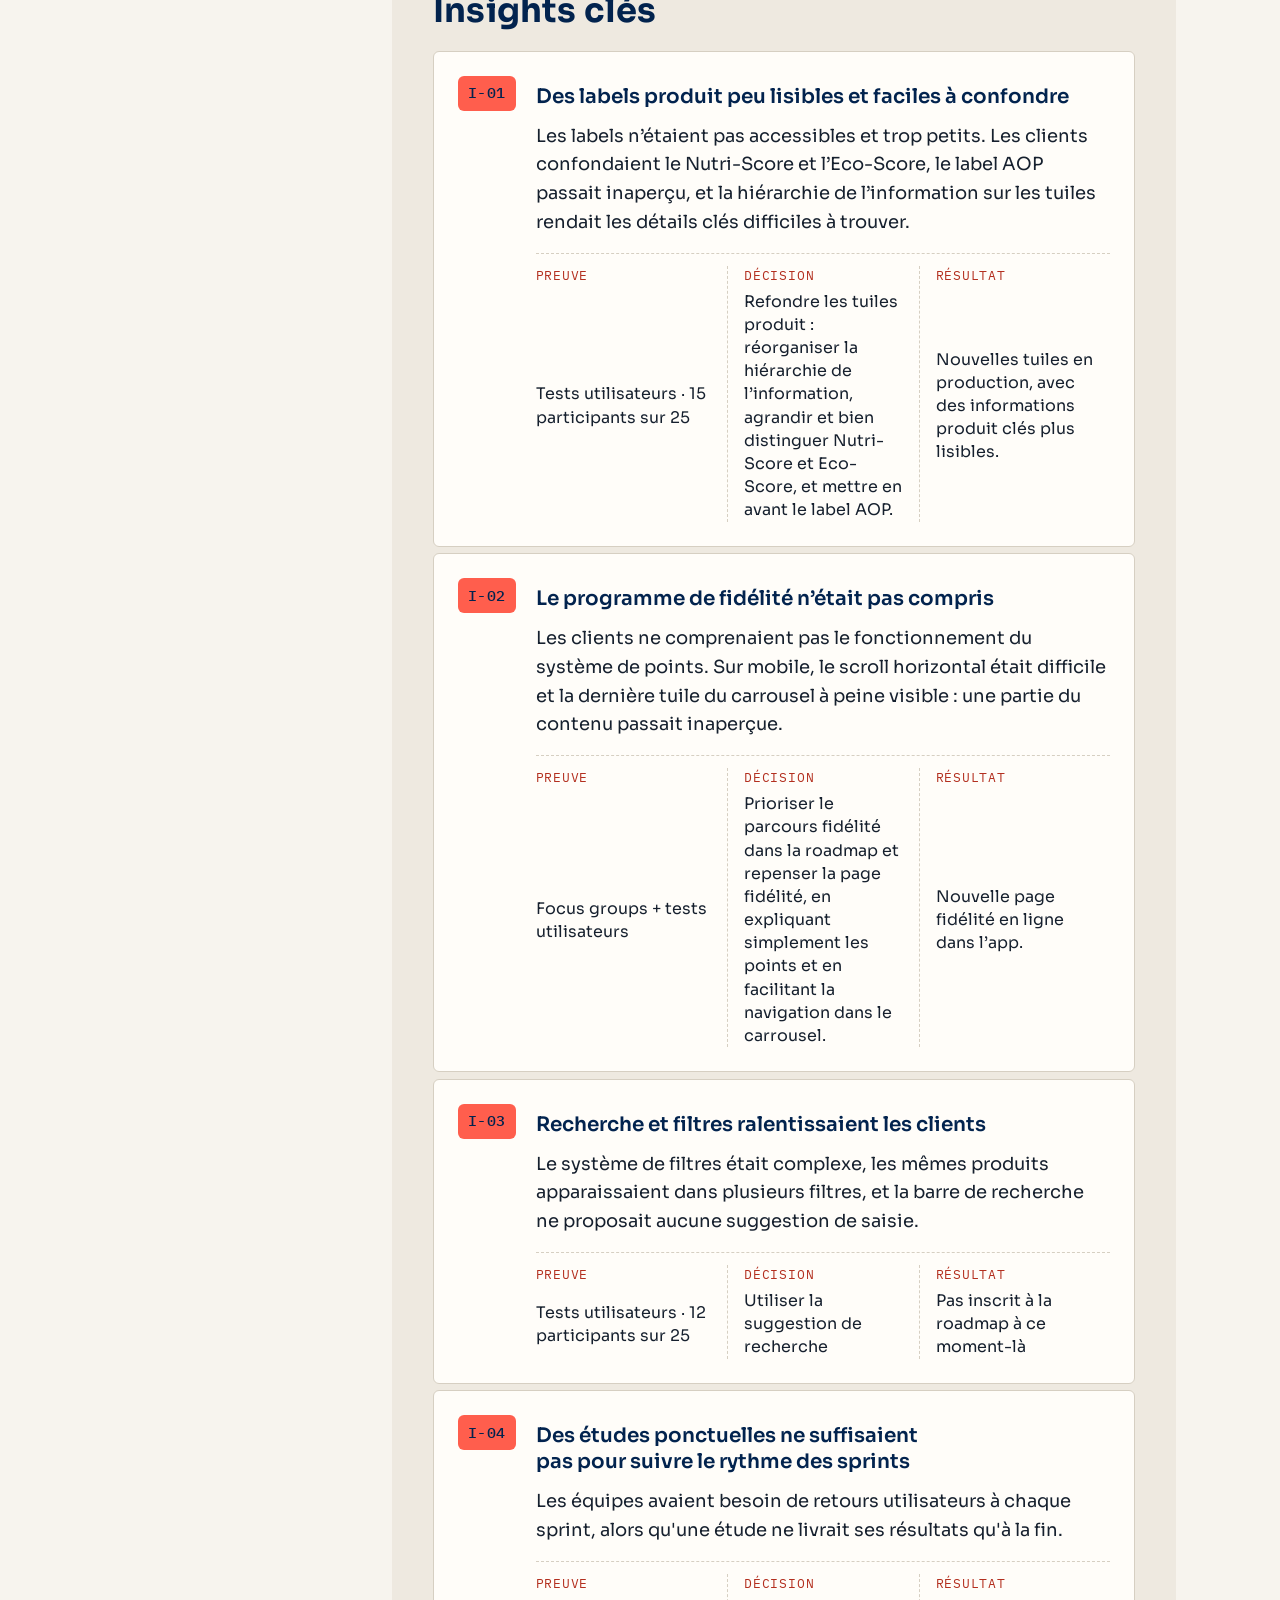
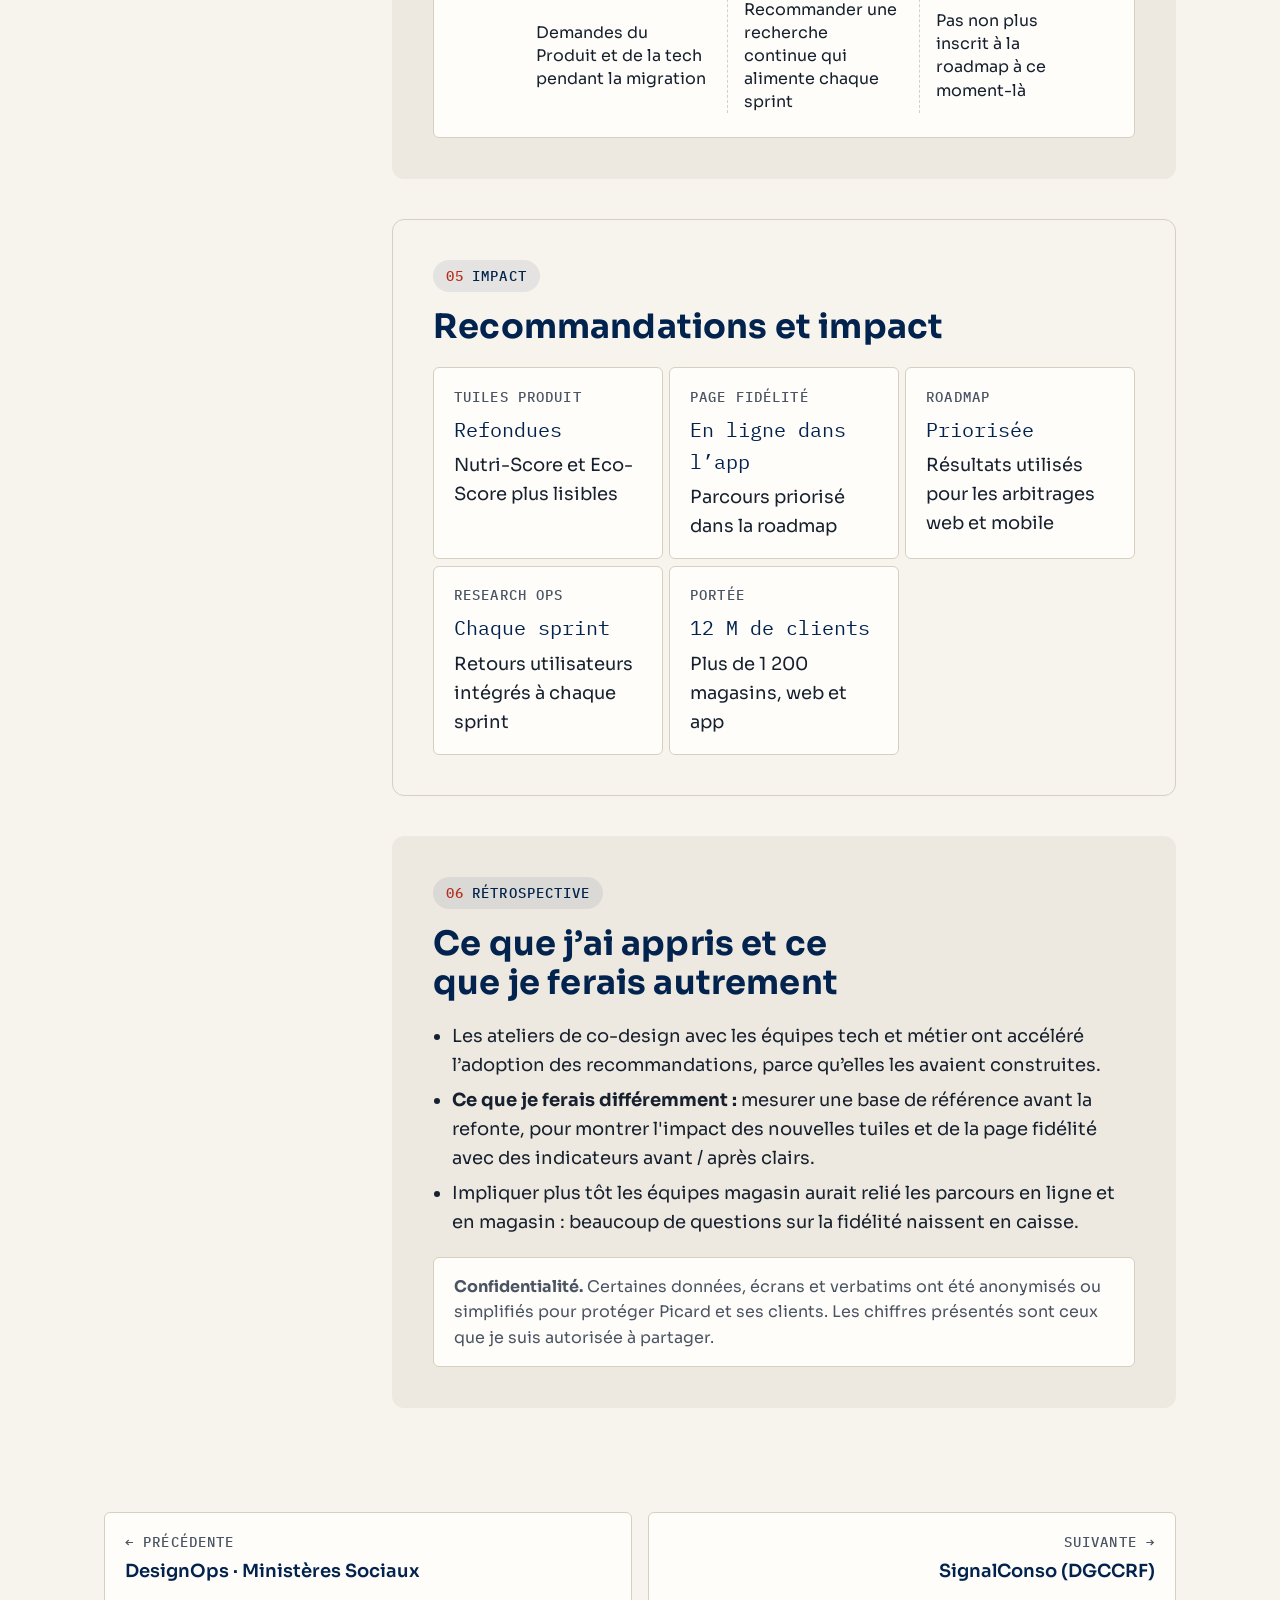
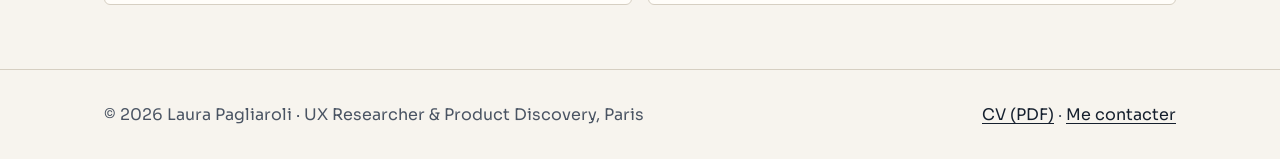
<file: case-studies/picard-product-tiles-loyalty-fr.html>
<!DOCTYPE html>

<html lang="fr">
<head>
<meta charset="utf-8"/>
<meta content="width=device-width, initial-scale=1" name="viewport"/>
<!-- Site address: https://laurapagliaroli.github.io/Portfolio/ -->
<title>Étude de cas Picard · Tuiles produit et fidélité · Laura Pagliaroli, UX Researcher</title>
<meta content="Étude de cas UX Research pour Picard (12 M de clients) : 25 tests utilisateurs, 4 focus groups et 10 ateliers de co-design qui ont mené à de nouvelles tuiles produit, une nouvelle page fidélité dans l’app et une roadmap guidée par la recherche." name="description"/>
<meta content="Laura Pagliaroli" name="author"/>
<link href="https://laurapagliaroli.github.io/Portfolio/case-studies/picard-product-tiles-loyalty-fr.html" rel="canonical"/>
<link href="https://laurapagliaroli.github.io/Portfolio/case-studies/picard-product-tiles-loyalty.html" hreflang="en" rel="alternate"/>
<link href="https://laurapagliaroli.github.io/Portfolio/case-studies/picard-product-tiles-loyalty-fr.html" hreflang="fr" rel="alternate"/>
<link href="https://laurapagliaroli.github.io/Portfolio/case-studies/picard-product-tiles-loyalty.html" hreflang="x-default" rel="alternate"/>
<meta content="article" property="og:type"/>
<meta content="Laura Pagliaroli · UX Research" property="og:site_name"/>
<meta content="Picard : une recherche qui a transformé les tuiles produit et le parcours fidélité" property="og:title"/>
<meta content="25 tests utilisateurs, 4 focus groups, 10 ateliers de co-design, et les décisions produit qui en ont découlé. Une étude de cas UX Research de Laura Pagliaroli." property="og:description"/>
<meta content="https://laurapagliaroli.github.io/Portfolio/case-studies/picard-product-tiles-loyalty-fr.html" property="og:url"/>
<meta content="https://laurapagliaroli.github.io/Portfolio/assets/og-image.png" property="og:image"/>
<meta content="Laura Pagliaroli, UX Researcher. Étude de cas Picard." property="og:image:alt"/>
<meta content="summary_large_image" name="twitter:card"/>
<script type="application/ld+json">
{
  "@context": "https://schema.org",
  "@type": "Article",
  "headline": "Picard: clearer product information and loyalty journey for 12M customers",
  "about": ["UX Research", "Usability testing", "Focus groups", "Co-design", "Continuous discovery", "Retail e-commerce"],
  "author": { "@type": "Person", "name": "Laura Pagliaroli", "jobTitle": "UX Researcher · Product Discovery", "url": "https://laurapagliaroli.github.io/Portfolio/" },
  "inLanguage": "fr"
}
</script>
<link href="data:image/svg+xml,%3Csvg xmlns='http://www.w3.org/2000/svg' viewBox='0 0 64 64'%3E%3Crect width='64' height='64' rx='14' fill='%2302234E'/%3E%3Ctext x='32' y='43' font-size='30' font-weight='800' text-anchor='middle' fill='%23F7F4EE' font-family='Sora,Arial,sans-serif' letter-spacing='-1'%3ELP%3C/text%3E%3Crect x='14' y='50' width='36' height='4' rx='2' fill='%23FF5E4D'/%3E%3C/svg%3E" rel="icon"/>
<link href="https://fonts.googleapis.com" rel="preconnect"/>
<link crossorigin="" href="https://fonts.gstatic.com" rel="preconnect"/>
<link href="https://fonts.googleapis.com/css2?family=IBM+Plex+Mono:wght@400;500&amp;family=Sora:wght@400;500;600;700;800&amp;display=swap" rel="stylesheet"/>
<script>/* every page opens in light mode */document.documentElement.setAttribute("data-theme","light")</script>
<script>try{localStorage.setItem("lp-lang","fr")}catch(e){}</script>
<link href="../assets/styles.css" rel="stylesheet"/>
</head>
<body>
<a class="skip-link" href="#main">Aller au contenu</a>
<header class="site-header" id="top">
<div class="container site-header__inner">
<a aria-label="Laura Pagliaroli, accueil" class="brand" href="../index.html">Laura Pagliaroli</a>
<button aria-controls="site-nav" aria-expanded="false" class="menu-toggle" id="menu-toggle" type="button">Menu</button>
<nav aria-label="Navigation principale" class="nav" id="site-nav">
<a aria-current="true" href="../index.html#work">Études de cas</a>
<a href="../index.html#about">À propos</a>
<a href="../index.html#approach">Approche</a>
<a href="../index.html#contact">Contact</a>
</nav>
<div class="header-actions">
<button aria-pressed="false" class="theme-toggle" id="theme-toggle" type="button">
<svg aria-hidden="true" class="icon-moon" focusable="false" viewbox="0 0 24 24"><path d="M20 14.5A8.5 8.5 0 0 1 9.5 4a8.5 8.5 0 1 0 10.5 10.5Z" fill="none" stroke="currentColor" stroke-linejoin="round" stroke-width="1.8"></path></svg>
<svg aria-hidden="true" class="icon-sun" focusable="false" viewbox="0 0 24 24"><circle cx="12" cy="12" fill="none" r="4.2" stroke="currentColor" stroke-width="1.8"></circle><path d="M12 2.5v2.2M12 19.3v2.2M2.5 12h2.2M19.3 12h2.2M5.3 5.3l1.6 1.6M17.1 17.1l1.6 1.6M5.3 18.7l1.6-1.6M17.1 6.9l1.6-1.6" stroke="currentColor" stroke-linecap="round" stroke-width="1.8"></path></svg>
<span class="visually-hidden" id="theme-toggle-label">Passer en mode sombre</span>
</button><div aria-label="Langue" class="lang-switch" role="group"><a href="picard-product-tiles-loyalty.html" hreflang="en" lang="en"><span aria-hidden="true">EN</span><span class="visually-hidden">English</span></a><a aria-current="true" href="picard-product-tiles-loyalty-fr.html" hreflang="fr" lang="fr"><span aria-hidden="true">FR</span><span class="visually-hidden">Français</span></a></div>

<a class="btn btn--primary btn--small btn--download" download="Laura_Pagliaroli_CV_UX_Researcher_FR.pdf" href="../assets/Laura_Pagliaroli_CV_UX_Researcher_FR.pdf">CV (PDF)</a>
</div>
</div>
</header>
<main id="main">
<!-- ================= CASE HEADER ================= -->
<section aria-labelledby="cs-title" class="cs-hero">
<div aria-hidden="true" class="waves">
<svg focusable="false" preserveaspectratio="xMaxYMin slice" viewbox="0 0 800 520">
<defs>
<pattern height="24" id="sg-cs" patternunits="userSpaceOnUse" width="48">
<g class="scale">
<circle cx="0" cy="12" r="23"></circle><circle cx="0" cy="12" r="17"></circle><circle cx="0" cy="12" r="11"></circle><circle cx="0" cy="12" r="5"></circle>
<circle cx="48" cy="12" r="23"></circle><circle cx="48" cy="12" r="17"></circle><circle cx="48" cy="12" r="11"></circle><circle cx="48" cy="12" r="5"></circle>
<circle cx="24" cy="24" r="23"></circle><circle cx="24" cy="24" r="17"></circle><circle cx="24" cy="24" r="11"></circle><circle cx="24" cy="24" r="5"></circle>
</g>
</pattern>
<lineargradient id="fade-cs" x1="1" x2="0" y1="0" y2="0.3">
<stop offset="0" stop-color="#fff"></stop><stop offset="0.35" stop-color="#fff" stop-opacity="0.7"></stop><stop offset="0.8" stop-color="#fff" stop-opacity="0"></stop>
</lineargradient>
<mask id="m-cs"><rect fill="url(#fade-cs)" height="520" width="800"></rect></mask>
</defs>
<rect fill="url(#sg-cs)" height="520" mask="url(#m-cs)" width="800"></rect>
</svg>
</div>
<div class="container cs-hero__inner">
<nav aria-label="Fil d’Ariane" class="breadcrumb">
<ol><li><a href="../index.html">Accueil</a></li><li><a href="../index.html#work">Études de cas</a></li><li aria-current="page">Picard</li></ol>
</nav>
<p class="label label--coral">Étude de cas · Retail · Web &amp; app mobile</p>
<h1 id="cs-title">Picard : des informations produit plus lisibles et un parcours fidélité plus simple</h1>
<dl class="facts">
<div><dt>Entreprise</dt><dd>Picard Surgelés · plus de 1 200 magasins, 12 M de clients</dd></div>
<div><dt>Mon rôle</dt><dd>CX Designer &amp; UX Researcher, responsable de la recherche</dd></div>
<div><dt>Durée</dt><dd>Oct. 2024 – sept. 2025 · 1 an</dd></div>
<div><dt>Équipe</dt><dd>Produit, métiers, marketing, tech et design (programme de migration Salesforce) · Équipe de taille moyenne</dd></div>
</dl>
<ul aria-label="Méthodes utilisées" class="tags">
<li>Tests utilisateurs · n = 25</li><li>Focus groups · 4</li><li>Ateliers de co-design · 10</li><li>Discovery continue</li><li>Cartographie des parties prenantes</li><li>Cartographie de parcours</li>
</ul>
</div>
</section>
<section aria-label="Points clés du projet" class="cs-highlight">
<div class="container cs-highlight__inner">
<figure class="cs-highlight__media"><img alt="L'écran fidélité repensé de l'app Picard dans un iPhone : avantages disponibles à 100 points et avantages à débloquer à 300 points." decoding="async" fetchpriority="high" height="800" src="../assets/hero-picard.webp" width="1280"/></figure>
<div class="cs-highlight__facts">
<p class="cs-highlight__time"><span>7</span> min de lecture</p>
<dl class="cs-highlight__metrics"><div><dt>12 M</dt><dd>clients sur le site et l'app repensés</dd></div><div><dt>25</dt><dd>tests utilisateurs sur deux études</dd></div><div><dt>10</dt><dd>ateliers de co-design avec les métiers, le marketing et le produit</dd></div></dl>
<div class="cs-highlight__shows"><h2>Ce que ce projet montre</h2><ul><li>Recherche menée de bout en bout pendant une migration Salesforce</li><li>14 parties prenantes alignées grâce à une matrice pouvoir-intérêt</li><li>Des résultats livrés : nouvelles tuiles produit et page fidélité en ligne dans l'app</li></ul></div>
</div>
</div>
</section>
<div class="container cs-layout">
<nav aria-label="Sur cette page" class="toc">
<p class="label">Sur cette page</p>
<ol>
<li><a href="#tldr">Cadrage</a></li>
<li><a href="#context">Contexte</a></li>
<li><a href="#approach">Méthode</a></li>
<li><a href="#synthesis">Données</a></li>
<li><a href="#insights">Insights clés</a></li>
<li><a href="#impact">Impact</a></li>
<li><a href="#learned">Ce que j’ai appris</a></li>
</ol>
</nav>
<article class="cs-body">
<!-- TL;DR -->
<section aria-labelledby="tldr-title" class="cs-section" id="tldr">
<div class="tldr-box">
<h2 class="label" id="tldr-title">Cadrage</h2>
<ol>
<li><b>Problème</b><span>Les clients avaient du mal à trouver et à lire les informations produit clés (Nutri-Score, Eco-Score) et ne voyaient pas l’intérêt du programme de fidélité en ligne.</span></li>
<li><b>Ce que j’ai fait</b><span>Cadrage, recrutement et animation de 25 tests utilisateurs, 4 focus groups et 10 ateliers de co-design, puis mise en place d’un processus qui alimente chaque sprint en retours utilisateurs.</span></li>
<li><b>Impact</b><span>Tuiles produit refondues, page fidélité repensée et en ligne dans l’app, et recherche utilisée pour prioriser la roadmap web et mobile.</span></li>
</ol>
</div>
</section>
<!-- CONTEXT -->
<section aria-labelledby="context-title" class="cs-section cs-panel" id="context">
<p class="cs-kicker"><span aria-hidden="true">01</span> Contexte</p>
<h2 id="context-title">Contexte et question de recherche</h2>
<p>Picard est le leader français du surgelé, avec plus de 1 200 magasins et 12 millions de clients. La recherche s’inscrivait dans un programme de transformation digitale et de migration Salesforce couvrant le site et l’app mobile, où les équipes web et mobile devaient décider quoi améliorer en priorité.</p>
<p class="question">Comment les clients choisissent-ils leurs produits et comprennent-ils le programme de fidélité en ligne, et quels changements les aideraient le plus ?</p>
<h3>Objectifs business</h3>
<ul>
<li>Rendre les informations nutritionnelles et environnementales lisibles en un coup d’œil sur les tuiles produit.</li>
<li>Améliorer la compréhension et l’usage du programme de fidélité dans l’app. KPI : +3 % de taux de visualisation sur la dernière tuile du carrousel.</li>
<li>Donner au Produit un moyen fondé sur les utilisateurs pour prioriser la roadmap web et mobile.</li>
</ul>
</section>
<!-- APPROACH -->
<section aria-labelledby="approach-title" class="cs-section cs-panel cs-panel--alt" id="approach">
<p class="cs-kicker"><span aria-hidden="true">02</span> Méthode</p>
<h2 id="approach-title">Approche et méthodologie</h2>
<ul aria-label="Protocole de recherche" class="protocol">
<li><strong>25</strong><span>tests utilisateurs modérés</span></li>
<li><strong>4</strong><span>focus groups</span></li>
<li><strong>10</strong><span>ateliers de co-design</span></li>
<li><strong>2</strong><span>plateformes : web et app mobile</span></li>
</ul>
<p>Chaque méthode répondait à une partie de la question. Les tests montraient ce que les gens font, les focus groups expliquaient pourquoi, et en atelier nous concevions les solutions avec ceux qui allaient les construire.</p>
<details class="more"><summary>Afficher le tableau détaillé</summary><div aria-label="Méthodes et justification, tableau défilant" class="method-table-wrap" role="region" tabindex="0">
<table class="method-table">
<caption class="visually-hidden">Méthodes, raisons de leur choix et échantillon</caption>
<thead><tr><th scope="col">Méthode</th><th scope="col">Pourquoi cette méthode</th><th scope="col">Échantillon</th></tr></thead>
<tbody>
<tr><td>Tests utilisateurs</td><td>Observer les comportements réels sur les tuiles produit et le parcours fidélité, tâche par tâche.</td><td>n = 25 sur deux études : 14 sur le parcours d'achat complet, 11 sur la fidélité · utilisateurs de moins de 35 ans (1 commande web déjà effectuée) et de 35 à 55 ans (4 commandes web déjà effectuées)</td></tr>
<tr><td>Focus groups</td><td>Comprendre les attentes et perceptions autour des labels nutritionnels et des avantages fidélité.</td><td>4 groupes · équipes métiers : marketing, programme de fidélité, designers, PM, PO</td></tr>
<tr><td>Ateliers de co-design</td><td>Prioriser et esquisser des solutions avec le Produit, le métier, la tech et le design.</td><td>10 ateliers · équipes métiers : marketing, programme de fidélité, designers, PM, PO</td></tr>
</tbody>
</table>
</div></details>
<p><strong>Contrainte :</strong> la recherche s'est déroulée en parallèle d'une migration Salesforce, les résultats devaient donc s'intégrer au planning des sprints sans ralentir les livraisons.</p>
<h3>Cartographie des parties prenantes</h3>
<p>Avant chaque projet, j'ai positionné les parties prenantes selon leur pouvoir et leur intérêt. La matrice a guidé la façon d'impliquer chacune d'elles, de la co-conception à la simple information.</p>
<figure class="figure">
<div class="figure__frame"><img alt="Matrice pouvoir-intérêt. Collaborer étroitement, pouvoir et intérêt élevés : directrice de la Digital Factory, Lead PM, PM Fidélité, BO Fidélité et data analyst. Satisfaire, pouvoir élevé et intérêt faible : CEO, directrice générale, BO Marketing et BO Service client. Informer, pouvoir faible et intérêt élevé : PO Fidélité et PO Salesforce. Veiller, pouvoir et intérêt faibles : directeur artistique, équipe data et équipe QA." decoding="async" height="1310" loading="lazy" src="../assets/picard-stakeholder-matrix.webp" width="1400"/></div>
<figcaption>Matrice pouvoir-intérêt des parties prenantes des projets tuiles produit et fidélité.</figcaption>
</figure>
<ul>
<li><strong>Collaborer étroitement</strong> (directrice de la Digital Factory, Lead PM, PM Fidélité, BO Fidélité, data analyst) : impliqués dans le cadrage, les ateliers de co-design et chaque restitution.</li>
<li><strong>Satisfaire</strong> (CEO, directrice générale, BO Marketing et BO Service client) : des synthèses courtes aux moments de décision clés.</li>
<li><strong>Informer</strong> (PO Fidélité, PO Salesforce) : des points réguliers sur les résultats, surtout lorsqu'ils touchaient la migration Salesforce.</li>
<li><strong>Veiller</strong> (directeur artistique, équipes data et QA) : informés quand un changement touchait leur travail.</li>
</ul>
</section>
<!-- SYNTHESIS -->
<section aria-labelledby="synthesis-title" class="cs-section cs-panel" id="synthesis">
<p class="cs-kicker"><span aria-hidden="true">03</span> Données</p>
<h2 id="synthesis-title">Synthèse</h2>
<p>J'ai codé chaque session, regroupé les observations par thème, puis cartographié le parcours d'achat pour repérer où les clients décrochaient ou hésitaient.</p>
<h3>Codage des sessions de test</h3>
<p>Pour l'étude sur le parcours d'achat complet, j'ai codé chaque session dans une grille : une colonne par testeur, une ligne par étape du parcours, chaque observation marquée positive, négative ou bloquante, avec les verbatims en bleu.</p>
<figure class="figure">
<div class="figure__frame"><img alt="Grille de codage des tests utilisateurs : 14 colonnes de testeurs et 20 lignes d'étapes, de la page d'accueil et la recherche jusqu'à la fidélité et aux notes additionnelles. Chaque case contient des observations marquées d'un plus vert, d'un moins jaune ou d'une croix rouge, et des verbatims en bleu." decoding="async" height="1496" loading="lazy" src="../assets/picard-coding-grid.webp" width="1600"/></div>
<figcaption>Grille de codage des tests utilisateurs : 14 testeurs, 20 étapes, observations positives, négatives et bloquantes. <a href="../assets/picard-coding-grid-full.webp">Ouvrir la grille en grand</a>.</figcaption>
</figure>
<h3>Journey map du parcours d'achat</h3>
<p>À partir du codage, j'ai construit la journey map : l'équilibre entre observations positives et négatives à chaque étape montre où les clients hésitent, et la commande est le point le plus bas.</p>
<figure class="figure">
<div aria-label="Parcours d'achat de 14 testeurs sur le site, en 8 étapes. Pour chaque étape : observations positives et négatives issues du codage, principal irritant et opportunité. Recherche : 14 positives, 7 négatives ; navigation dans les rayons : 15 et 15 ; fiche produit : 9 et 4 ; livraison et retrait : 26 et 18 ; panier : 11 et 7 ; commande et paiement : 7 et 23 ; fidélité : 9 et 6 ; confirmation : 3 et 5. Le point le plus bas est la commande et le paiement." class="jmap" role="img">
<svg aria-hidden="true" class="jmap__curve" focusable="false" viewbox="0 0 800 150"><line stroke="var(--line)" stroke-dasharray="5 5" x1="0" x2="800" y1="75.0" y2="75.0"></line><polyline fill="none" points="50,57 150,75 250,54 350,65 450,63 550,104 650,64 750,89" stroke="var(--navy)" stroke-linejoin="round" stroke-width="3" vector-effect="non-scaling-stroke"></polyline><circle cx="50" cy="57" fill="var(--navy)" r="6"></circle><circle cx="150" cy="75" fill="var(--navy)" r="6"></circle><circle cx="250" cy="54" fill="var(--navy)" r="6"></circle><circle cx="350" cy="65" fill="var(--navy)" r="6"></circle><circle cx="450" cy="63" fill="var(--navy)" r="6"></circle><circle cx="550" cy="104" fill="var(--coral)" r="9"></circle><circle cx="650" cy="64" fill="var(--navy)" r="6"></circle><circle cx="750" cy="89" fill="var(--navy)" r="6"></circle></svg>
<ol class="jmap__stages"><li class="jmap__stage"><span aria-hidden="true" class="jmap__num">1</span><h4>Recherche</h4><p class="jmap__counts"><span class="jmap__pos">+14</span> <span class="jmap__neg">−7</span></p></li><li class="jmap__stage"><span aria-hidden="true" class="jmap__num">2</span><h4>Navigation dans les rayons</h4><p class="jmap__counts"><span class="jmap__pos">+15</span> <span class="jmap__neg">−15</span></p></li><li class="jmap__stage"><span aria-hidden="true" class="jmap__num">3</span><h4>Fiche produit</h4><p class="jmap__counts"><span class="jmap__pos">+9</span> <span class="jmap__neg">−4</span></p></li><li class="jmap__stage"><span aria-hidden="true" class="jmap__num">4</span><h4>Livraison et retrait</h4><p class="jmap__counts"><span class="jmap__pos">+26</span> <span class="jmap__neg">−18</span></p></li><li class="jmap__stage"><span aria-hidden="true" class="jmap__num">5</span><h4>Panier</h4><p class="jmap__counts"><span class="jmap__pos">+11</span> <span class="jmap__neg">−7</span></p></li><li class="jmap__stage jmap__stage--low"><span aria-hidden="true" class="jmap__num">6</span><h4>Commande et paiement</h4><p class="jmap__counts"><span class="jmap__pos">+7</span> <span class="jmap__neg">−23</span></p></li><li class="jmap__stage"><span aria-hidden="true" class="jmap__num">7</span><h4>Fidélité</h4><p class="jmap__counts"><span class="jmap__pos">+9</span> <span class="jmap__neg">−6</span></p></li><li class="jmap__stage"><span aria-hidden="true" class="jmap__num">8</span><h4>Confirmation</h4><p class="jmap__counts"><span class="jmap__pos">+3</span> <span class="jmap__neg">−5</span></p></li></ol>
<ol class="jmap__details"><li class="jmap__detail"><h4><span aria-hidden="true" class="jmap__num">1</span> Recherche</h4><p class="jmap__pain">Aucune tolérance aux fautes de frappe et pas de suggestions : un produit comme Mix &amp; Miam était introuvable en le tapant.</p><p class="jmap__opp">Tolérance orthographique et suggestions de recherche</p></li><li class="jmap__detail"><h4><span aria-hidden="true" class="jmap__num">2</span> Navigation dans les rayons</h4><p class="jmap__pain">Pas de notes sur les tuiles produit, des produits en doublon, retour en haut de la liste après chaque ajout ; avis partagés entre pagination et défilement infini.</p><p class="jmap__opp">Notes sur les tuiles, garder la position de défilement</p></li><li class="jmap__detail"><h4><span aria-hidden="true" class="jmap__num">3</span> Fiche produit</h4><p class="jmap__pain">Appréciée (avis, Nutri-Score, préparation), mais les informations détaillées dans l'accordéon paraissaient fouillis.</p><p class="jmap__opp">Hiérarchie plus claire des informations détaillées</p></li><li class="jmap__detail"><h4><span aria-hidden="true" class="jmap__num">4</span> Livraison et retrait</h4><p class="jmap__pain">Difficile de passer de la livraison à domicile au click &amp; collect ; des produits deviennent indisponibles après le changement ; le magasin préféré n'est pas proposé.</p><p class="jmap__opp">Changement de service clair, disponibilité affichée plus tôt</p></li><li class="jmap__detail"><h4><span aria-hidden="true" class="jmap__num">5</span> Panier</h4><p class="jmap__pain">Le mini-panier et la page panier semblaient faire doublon ; les produits indisponibles apparaissaient tard.</p><p class="jmap__opp">Fusionner mini-panier et panier</p></li><li class="jmap__detail jmap__detail--low"><h4><span aria-hidden="true" class="jmap__num">6</span> Commande et paiement</h4><p class="jmap__pain">Code promo difficile à trouver (12 testeurs), étapes non cliquables pour revenir en arrière, 3-D Secure pas toujours demandé.</p><p class="jmap__opp">Champ code promo visible, étapes cliquables</p></li><li class="jmap__detail"><h4><span aria-hidden="true" class="jmap__num">7</span> Fidélité</h4><p class="jmap__pain">Règles des points mal comprises (1 euro = 1 point), expiration peu claire, récompenses mal ciblées, défis trop longs.</p><p class="jmap__opp">Expliquer le fonctionnement et l'expiration des points</p></li><li class="jmap__detail"><h4><span aria-hidden="true" class="jmap__num">8</span> Confirmation</h4><p class="jmap__pain">Peu de réassurance après la commande.</p><p class="jmap__opp">Récapitulatif clair et prochaines étapes</p></li></ol>
<p class="jmap__legend"><span class="jmap__pos">+ observations positives</span> <span class="jmap__neg">− observations négatives</span> <span class="jmap__legend-pain">Irritant</span> <span class="jmap__legend-opp">Opportunité</span></p>
</div>
<figcaption>Parcours d'achat sur le site, construit à partir du codage de 14 sessions de test. La courbe montre l'équilibre entre observations positives et négatives à chaque étape.</figcaption>
</figure>
<h3>Avec leurs mots</h3>
<ul class="verbatims">
<li><q>C'est fouillis, au niveau de la hiérarchisation des infos, des typos différentes.</q><span>Testeuse 7 · à propos des informations détaillées du produit</span></li>
<li><q>Ce serait mieux de proposer plutôt une réduction sur les produits que j'aime plutôt que de m'imposer les produits.</q><span>Testeur 10 · à propos des récompenses fidélité</span></li>
<li><q>Un peu comme dans les magasins Picard, quand on arrive on a toujours les premiers bacs, on est formatés, c'est le même passage que dans le magasin, ce que je reproduis.</q><span>Testeuse 4 · à propos de sa navigation dans les rayons</span></li>
<li><q>C'est sûr, c'est pas assez visible !</q><span>Testeuse 7 · à propos du champ code promo</span></li>
</ul>
</section>
<!-- INSIGHTS -->
<section aria-labelledby="insights-title" class="cs-section cs-panel cs-panel--alt" id="insights">
<p class="cs-kicker"><span aria-hidden="true">04</span> Insights clés</p>
<h2 id="insights-title">Insights clés</h2>
<ol class="insights">
<li class="insight">
<span aria-hidden="true" class="insight__id">I-01</span>
<div class="insight__body">
<h3><span class="visually-hidden">Insight 1 : </span>Des labels produit peu lisibles et faciles à confondre</h3>
<p>Les labels n’étaient pas accessibles et trop petits. Les clients confondaient le Nutri-Score et l’Eco-Score, le label AOP passait inaperçu, et la hiérarchie de l’information sur les tuiles rendait les détails clés difficiles à trouver.</p>
<dl class="chain">
<div><dt>Preuve</dt><dd>Tests utilisateurs · 15 participants sur 25</dd></div>
<div><dt>Décision</dt><dd>Refondre les tuiles produit : réorganiser la hiérarchie de l’information, agrandir et bien distinguer Nutri-Score et Eco-Score, et mettre en avant le label AOP.</dd></div>
<div><dt>Résultat</dt><dd>Nouvelles tuiles en production, avec des informations produit clés plus lisibles.</dd></div>
</dl>
</div>
</li>
<li class="insight">
<span aria-hidden="true" class="insight__id">I-02</span>
<div class="insight__body">
<h3><span class="visually-hidden">Insight 2 : </span>Le programme de fidélité n’était pas compris</h3>
<p>Les clients ne comprenaient pas le fonctionnement du système de points. Sur mobile, le scroll horizontal était difficile et la dernière tuile du carrousel à peine visible : une partie du contenu passait inaperçue.</p>
<dl class="chain">
<div><dt>Preuve</dt><dd>Focus groups + tests utilisateurs</dd></div>
<div><dt>Décision</dt><dd>Prioriser le parcours fidélité dans la roadmap et repenser la page fidélité, en expliquant simplement les points et en facilitant la navigation dans le carrousel.</dd></div>
<div><dt>Résultat</dt><dd>Nouvelle page fidélité en ligne dans l’app.</dd></div>
</dl>
</div>
</li>
<li class="insight">
<span aria-hidden="true" class="insight__id">I-03</span>
<div class="insight__body">
<h3><span class="visually-hidden">Insight 3 : </span>Recherche et filtres ralentissaient les clients</h3>
<p>Le système de filtres était complexe, les mêmes produits apparaissaient dans plusieurs filtres, et la barre de recherche ne proposait aucune suggestion de saisie.</p>
<dl class="chain">
<div><dt>Preuve</dt><dd>Tests utilisateurs · 12 participants sur 25</dd></div>
<div><dt>Décision</dt><dd>Utiliser la suggestion de recherche</dd></div>
<div><dt>Résultat</dt><dd>Pas inscrit à la roadmap à ce moment-là</dd></div>
</dl>
</div>
</li>
<li class="insight">
<span aria-hidden="true" class="insight__id">I-04</span>
<div class="insight__body">
<h3><span class="visually-hidden">Insight 4 : </span>Des études ponctuelles ne suffisaient pas pour suivre le rythme des sprints</h3>
<p>Les équipes avaient besoin de retours utilisateurs à chaque sprint, alors qu'une étude ne livrait ses résultats qu'à la fin.</p>
<dl class="chain">
<div><dt>Preuve</dt><dd>Demandes du Produit et de la tech pendant la migration</dd></div>
<div><dt>Décision</dt><dd>Recommander une recherche continue qui alimente chaque sprint</dd></div>
<div><dt>Résultat</dt><dd>Pas non plus inscrit à la roadmap à ce moment-là</dd></div>
</dl>
</div>
</li>
</ol>
</section>
<!-- IMPACT -->
<section aria-labelledby="impact-title" class="cs-section cs-panel" id="impact">
<p class="cs-kicker"><span aria-hidden="true">05</span> Impact</p>
<h2 id="impact-title">Recommandations et impact</h2>
<ul class="metrics">
<li><span class="label">Tuiles produit</span><span class="ba">Refondues</span><span>Nutri-Score et Eco-Score plus lisibles</span></li>
<li><span class="label">Page fidélité</span><span class="ba">En ligne dans l’app</span><span>Parcours priorisé dans la roadmap</span></li>
<li><span class="label">Roadmap</span><span class="ba">Priorisée</span><span>Résultats utilisés pour les arbitrages web et mobile</span></li>
<li><span class="label">Research ops</span><span class="ba">Chaque sprint</span><span>Retours utilisateurs intégrés à chaque sprint</span></li>
<li><span class="label">Portée</span><span class="ba">12 M de clients</span><span>Plus de 1 200 magasins, web et app</span></li>
</ul>
</section>
<!-- LEARNED -->
<section aria-labelledby="learned-title" class="cs-section cs-panel cs-panel--alt" id="learned">
<p class="cs-kicker"><span aria-hidden="true">06</span> Rétrospective</p>
<h2 id="learned-title">Ce que j’ai appris et ce que je ferais autrement</h2>
<ul>
<li>Les ateliers de co-design avec les équipes tech et métier ont accéléré l’adoption des recommandations, parce qu’elles les avaient construites.</li>
<li><strong>Ce que je ferais différemment :</strong> mesurer une base de référence avant la refonte, pour montrer l'impact des nouvelles tuiles et de la page fidélité avec des indicateurs avant / après clairs.</li>
<li>Impliquer plus tôt les équipes magasin aurait relié les parcours en ligne et en magasin : beaucoup de questions sur la fidélité naissent en caisse.</li>
</ul>
<p class="note"><strong>Confidentialité.</strong> Certaines données, écrans et verbatims ont été anonymisés ou simplifiés pour protéger Picard et ses clients. Les chiffres présentés sont ceux que je suis autorisée à partager.</p>
</section>
</article>
</div>
<div class="container">
<nav aria-label="Autres études de cas" class="pager">
<a class="prev" href="designops-ministeres-sociaux-fr.html"><span class="label">← Précédente</span>DesignOps · Ministères Sociaux</a>
<a class="next" href="signalconso-dgccrf-fr.html"><span class="label">Suivante →</span>SignalConso (DGCCRF)</a>
</nav>
</div>
</main>
<a aria-label="Revenir en haut" class="to-top" href="#top" id="to-top"><svg aria-hidden="true" focusable="false" viewbox="0 0 24 24"><path d="M12 19V5M5.5 11.5 12 5l6.5 6.5" fill="none" stroke="currentColor" stroke-linecap="round" stroke-linejoin="round" stroke-width="2"></path></svg></a>
<footer class="site-footer">
<div class="container site-footer__inner">
<span>© <span id="year">2026</span> Laura Pagliaroli · UX Researcher &amp; Product Discovery, Paris</span>
<span><a download="Laura_Pagliaroli_CV_UX_Researcher_FR.pdf" href="../assets/Laura_Pagliaroli_CV_UX_Researcher_FR.pdf">CV (PDF)</a> · <a href="../index.html#contact">Me contacter</a></span>
</div>
</footer>
<script src="../assets/main.js"></script>
</body>
</html>
</file>
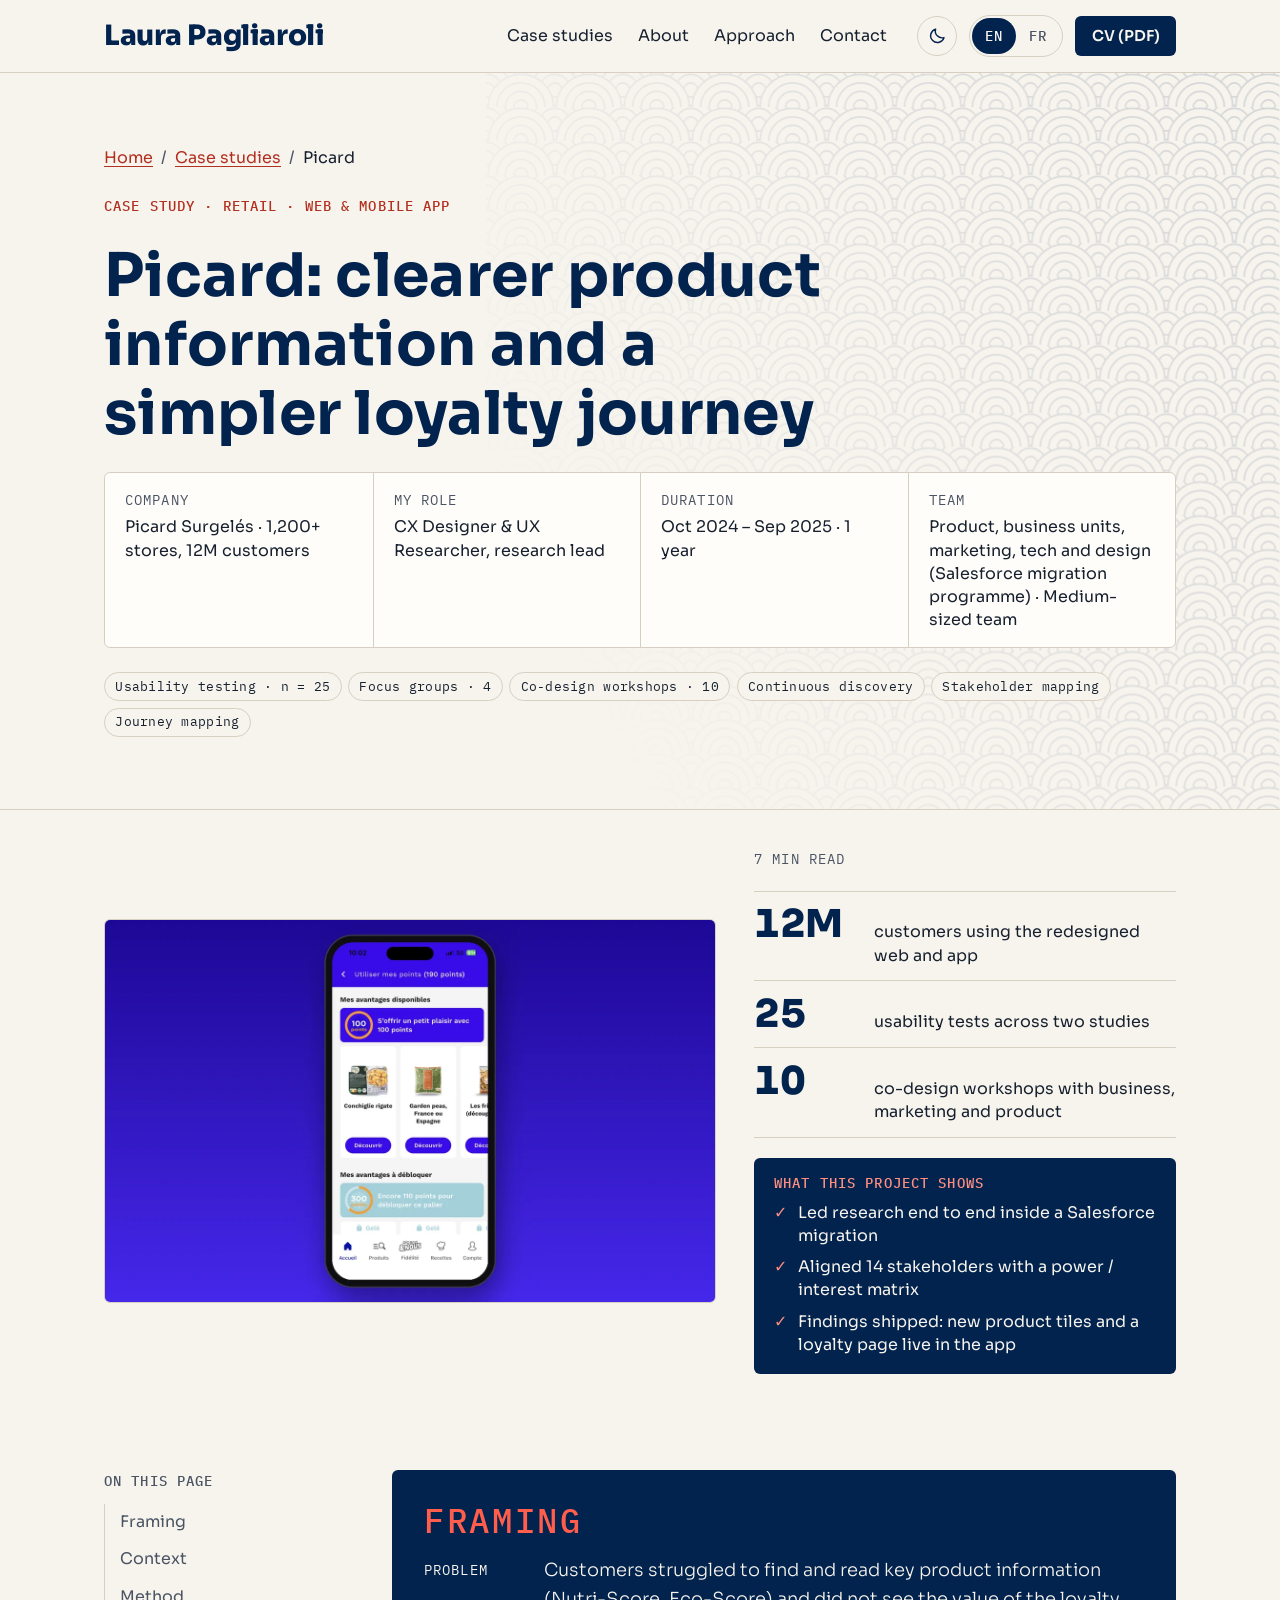
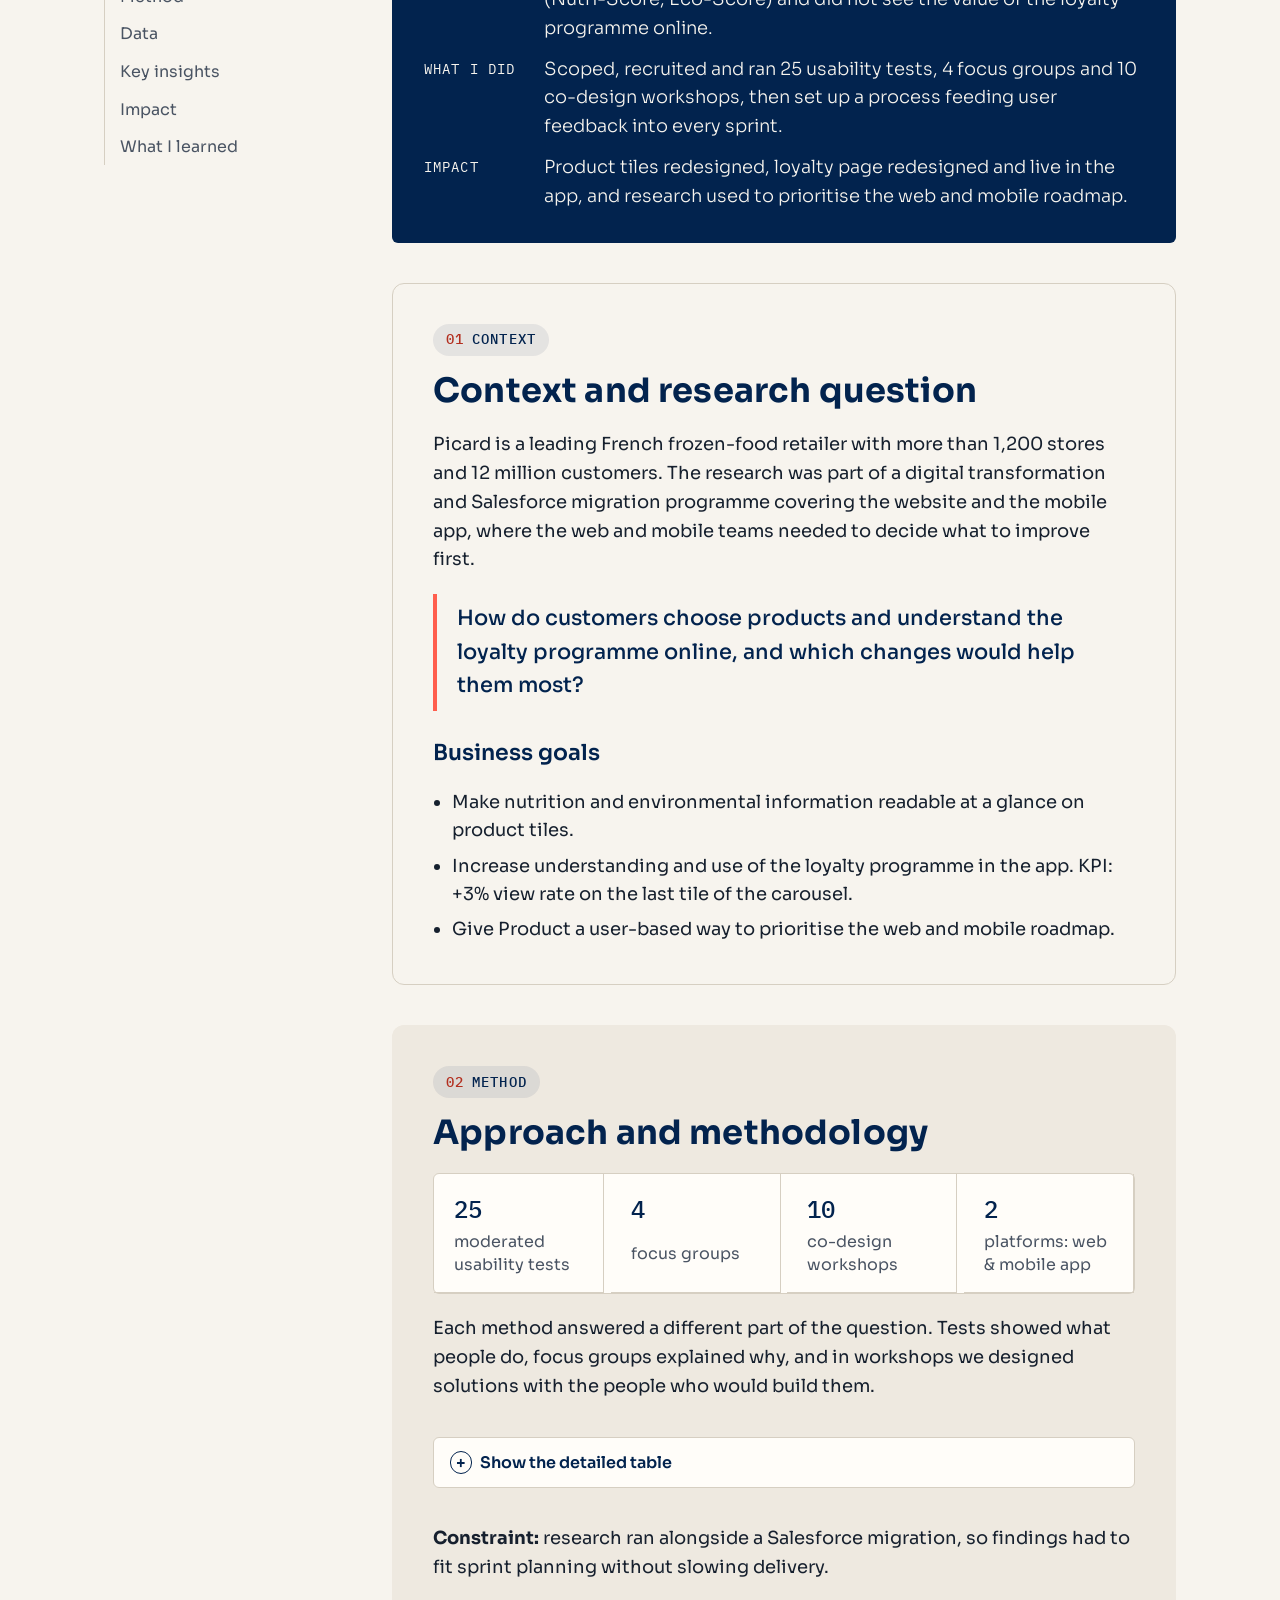
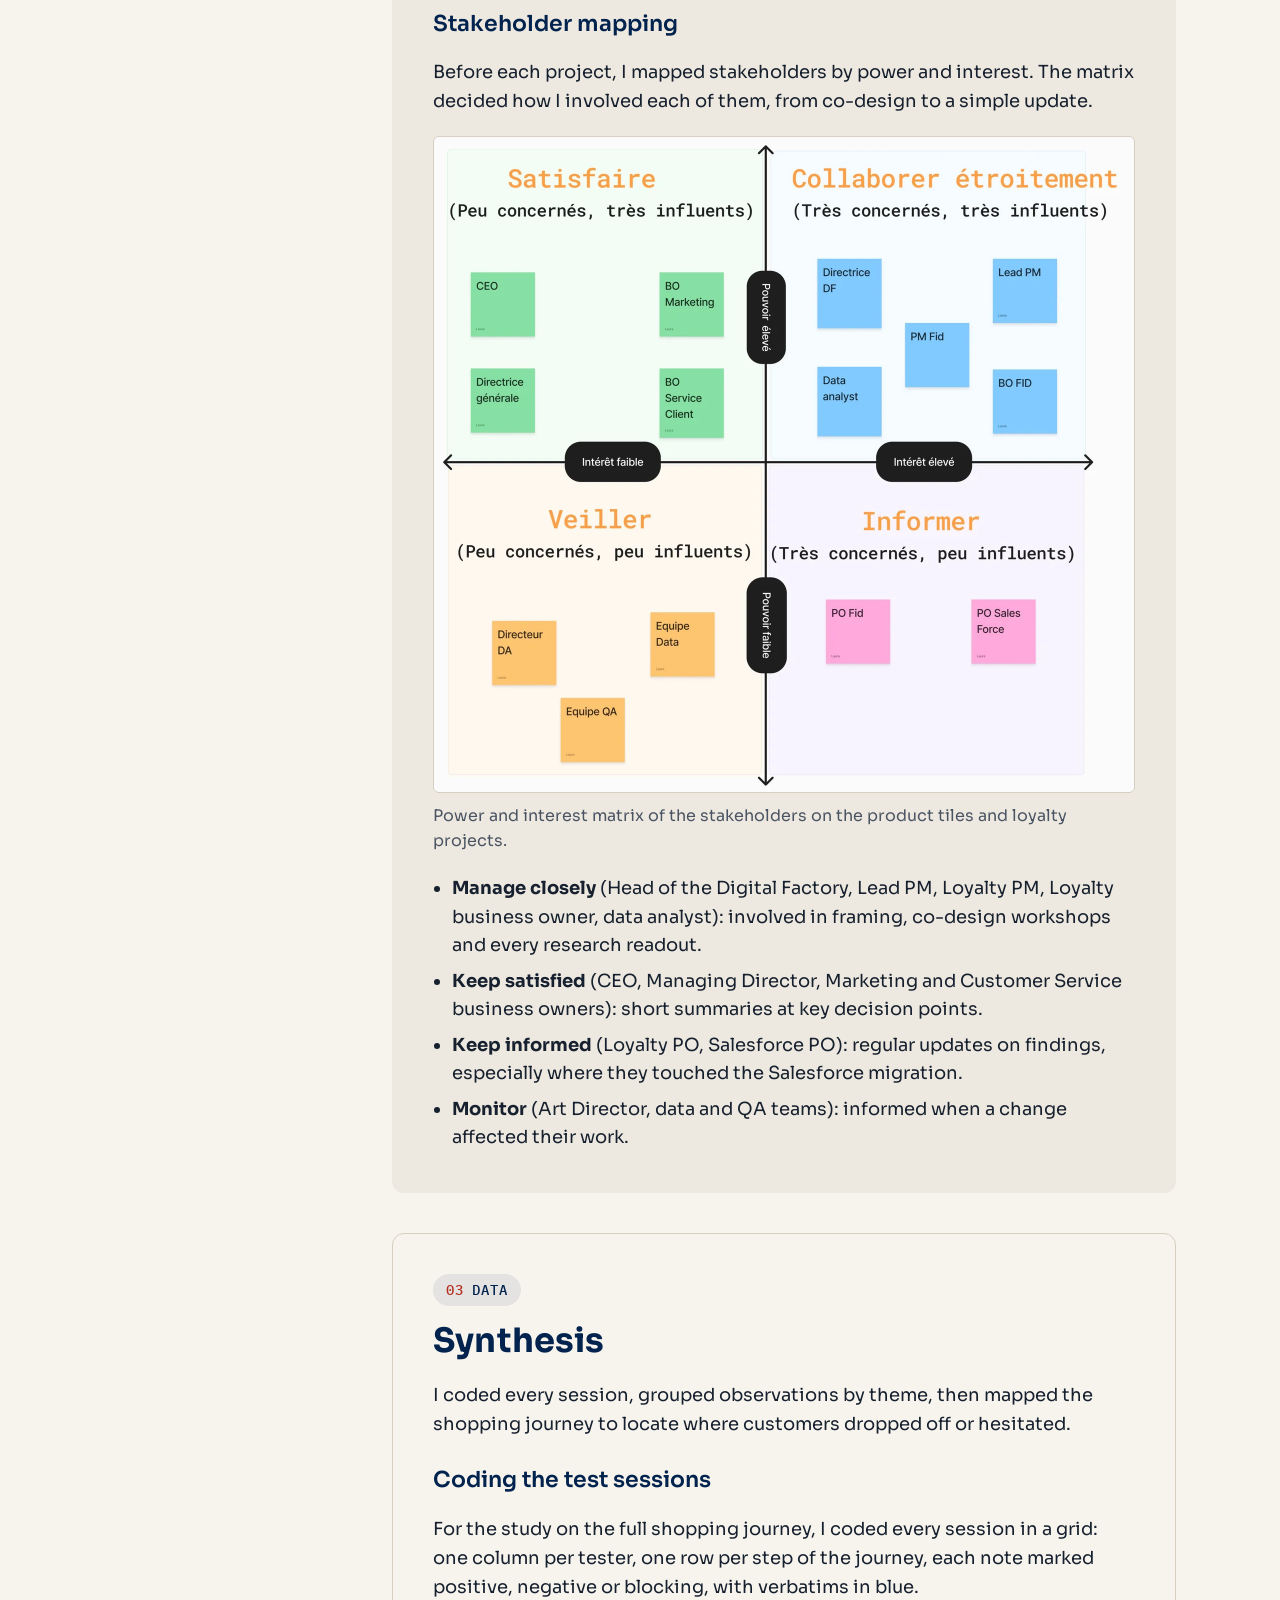
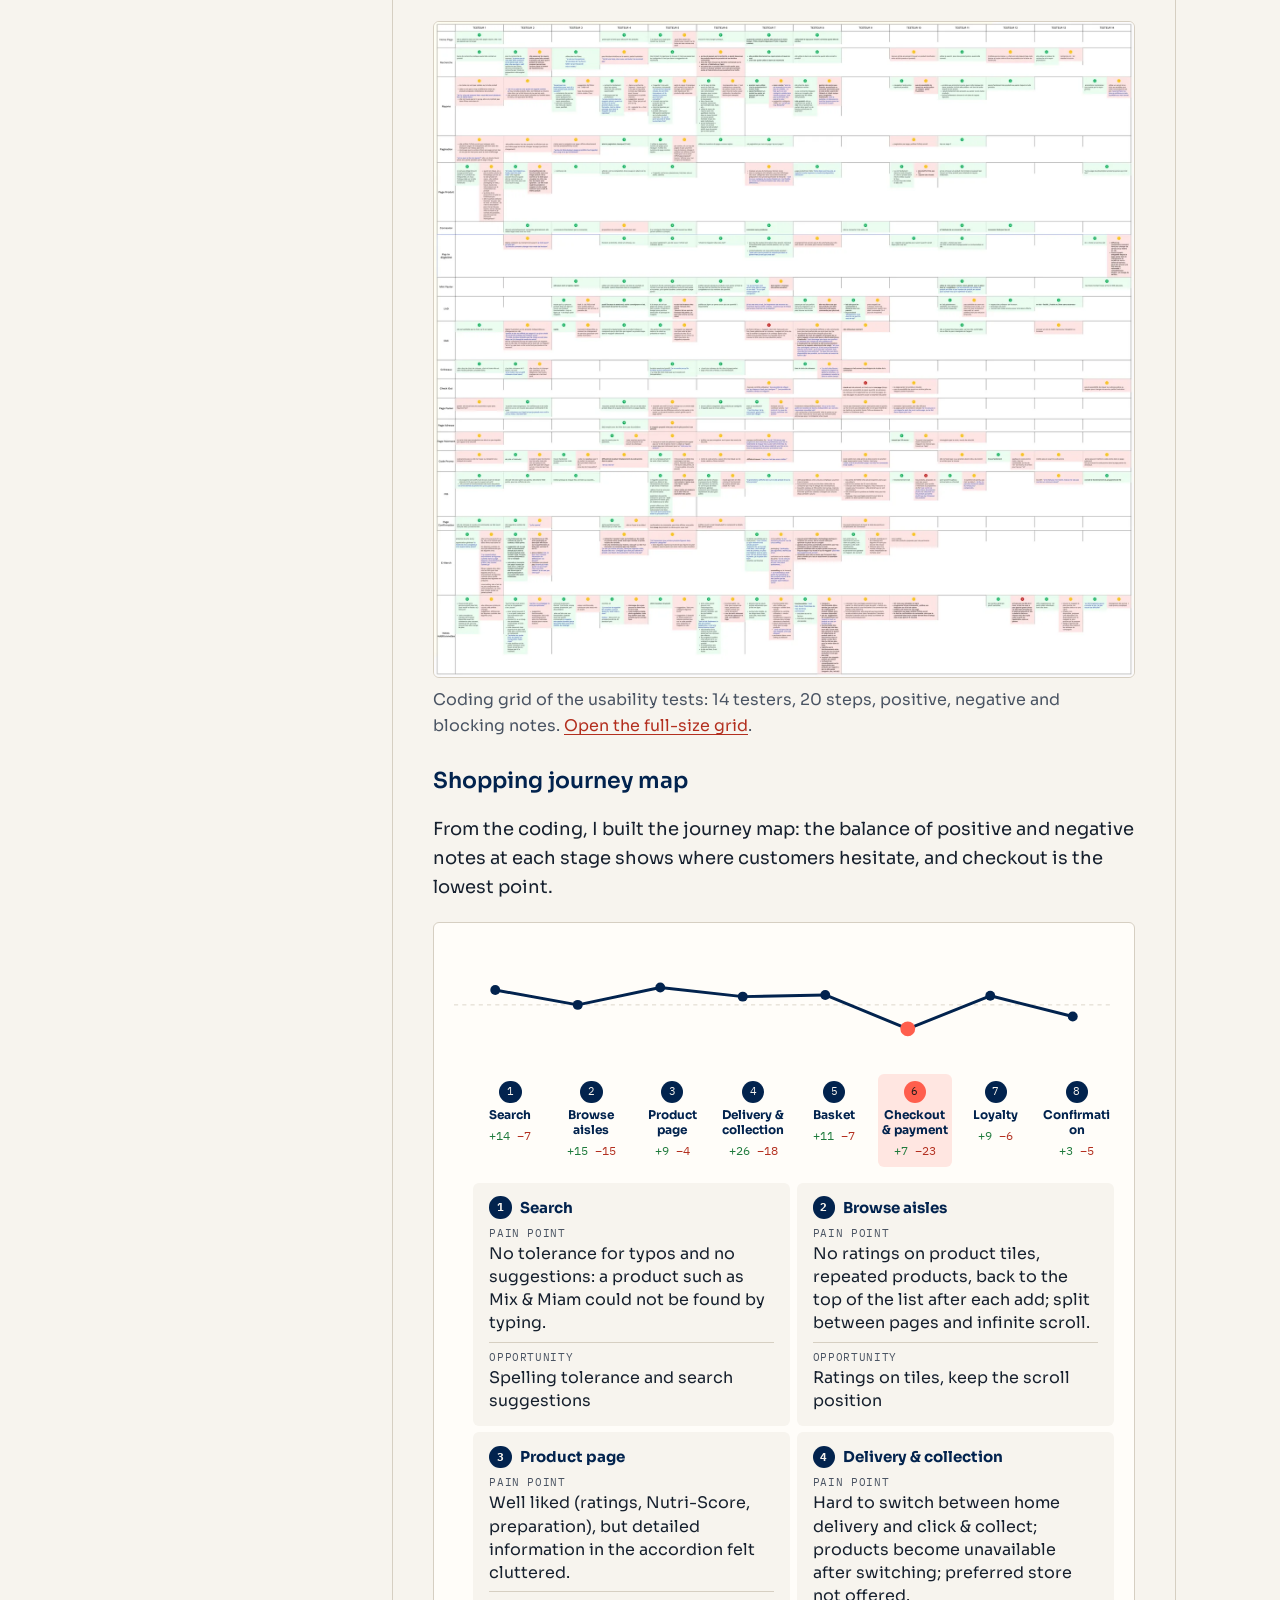
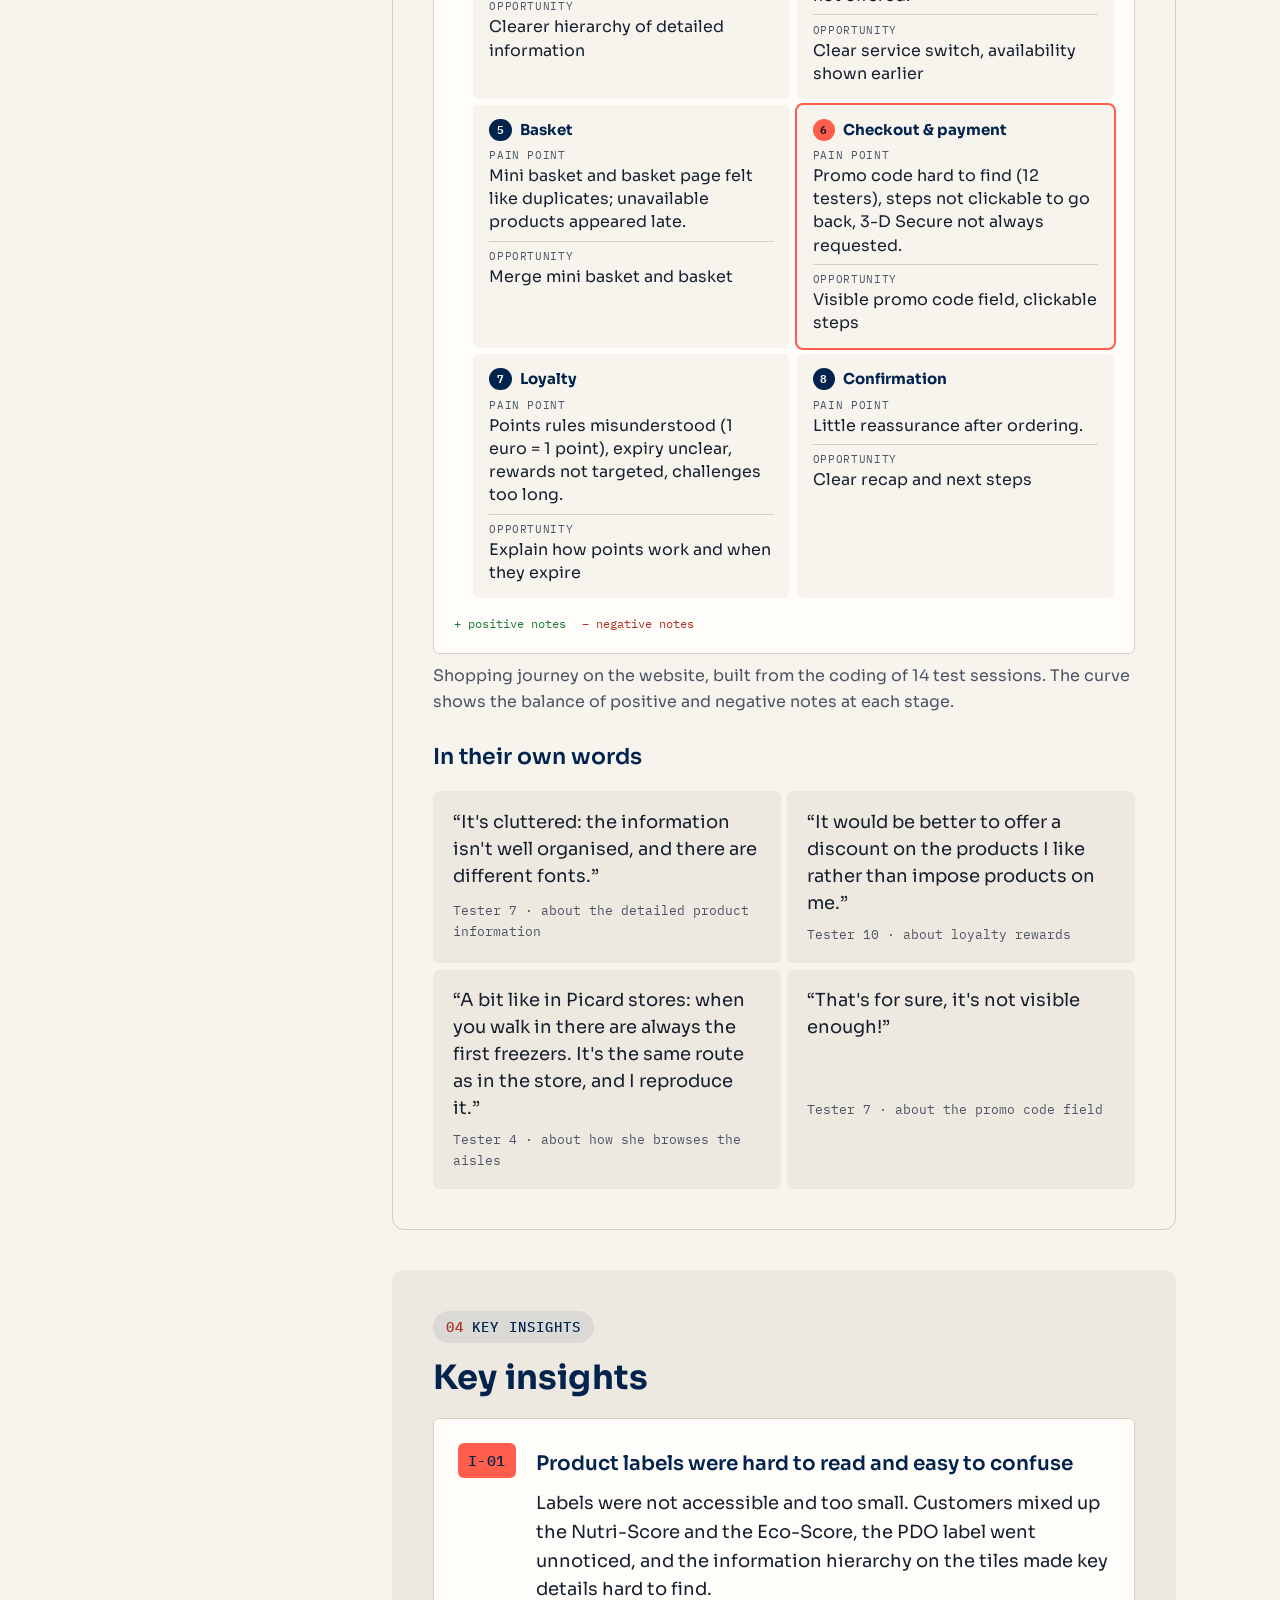
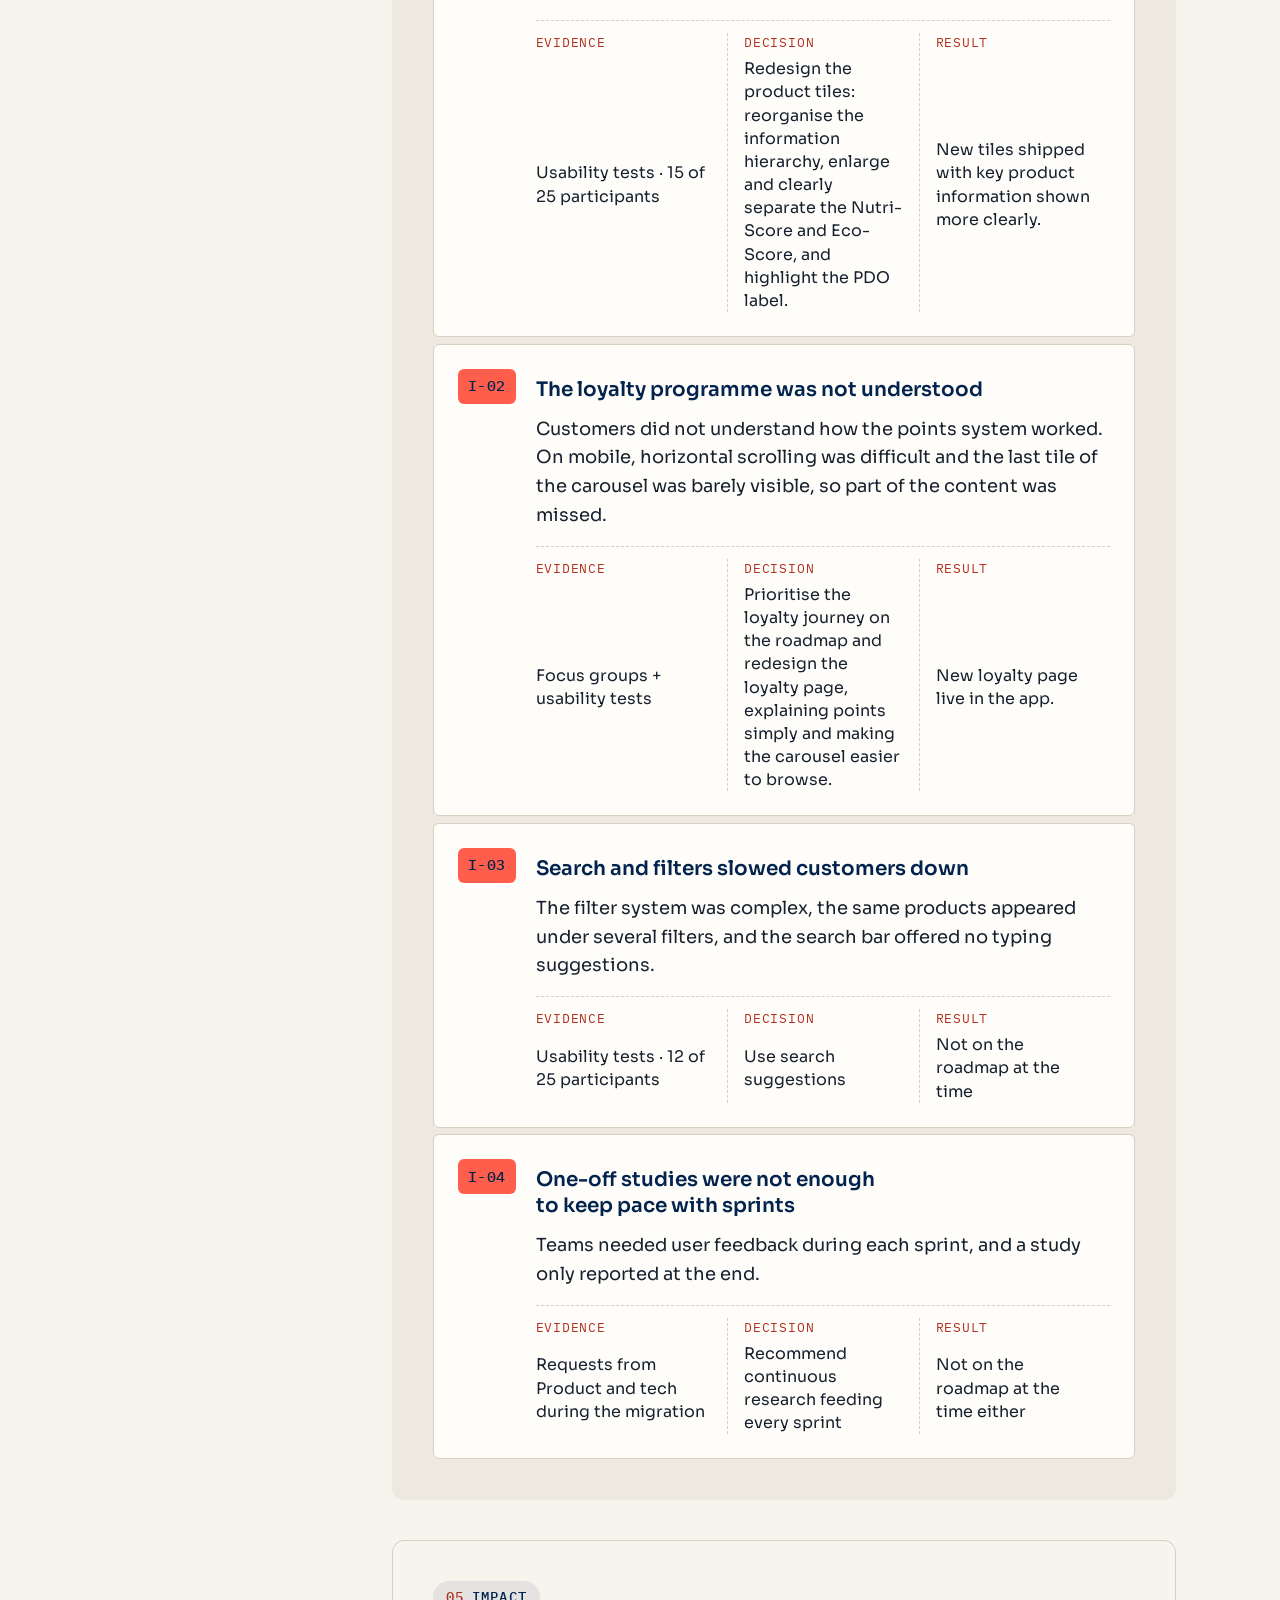
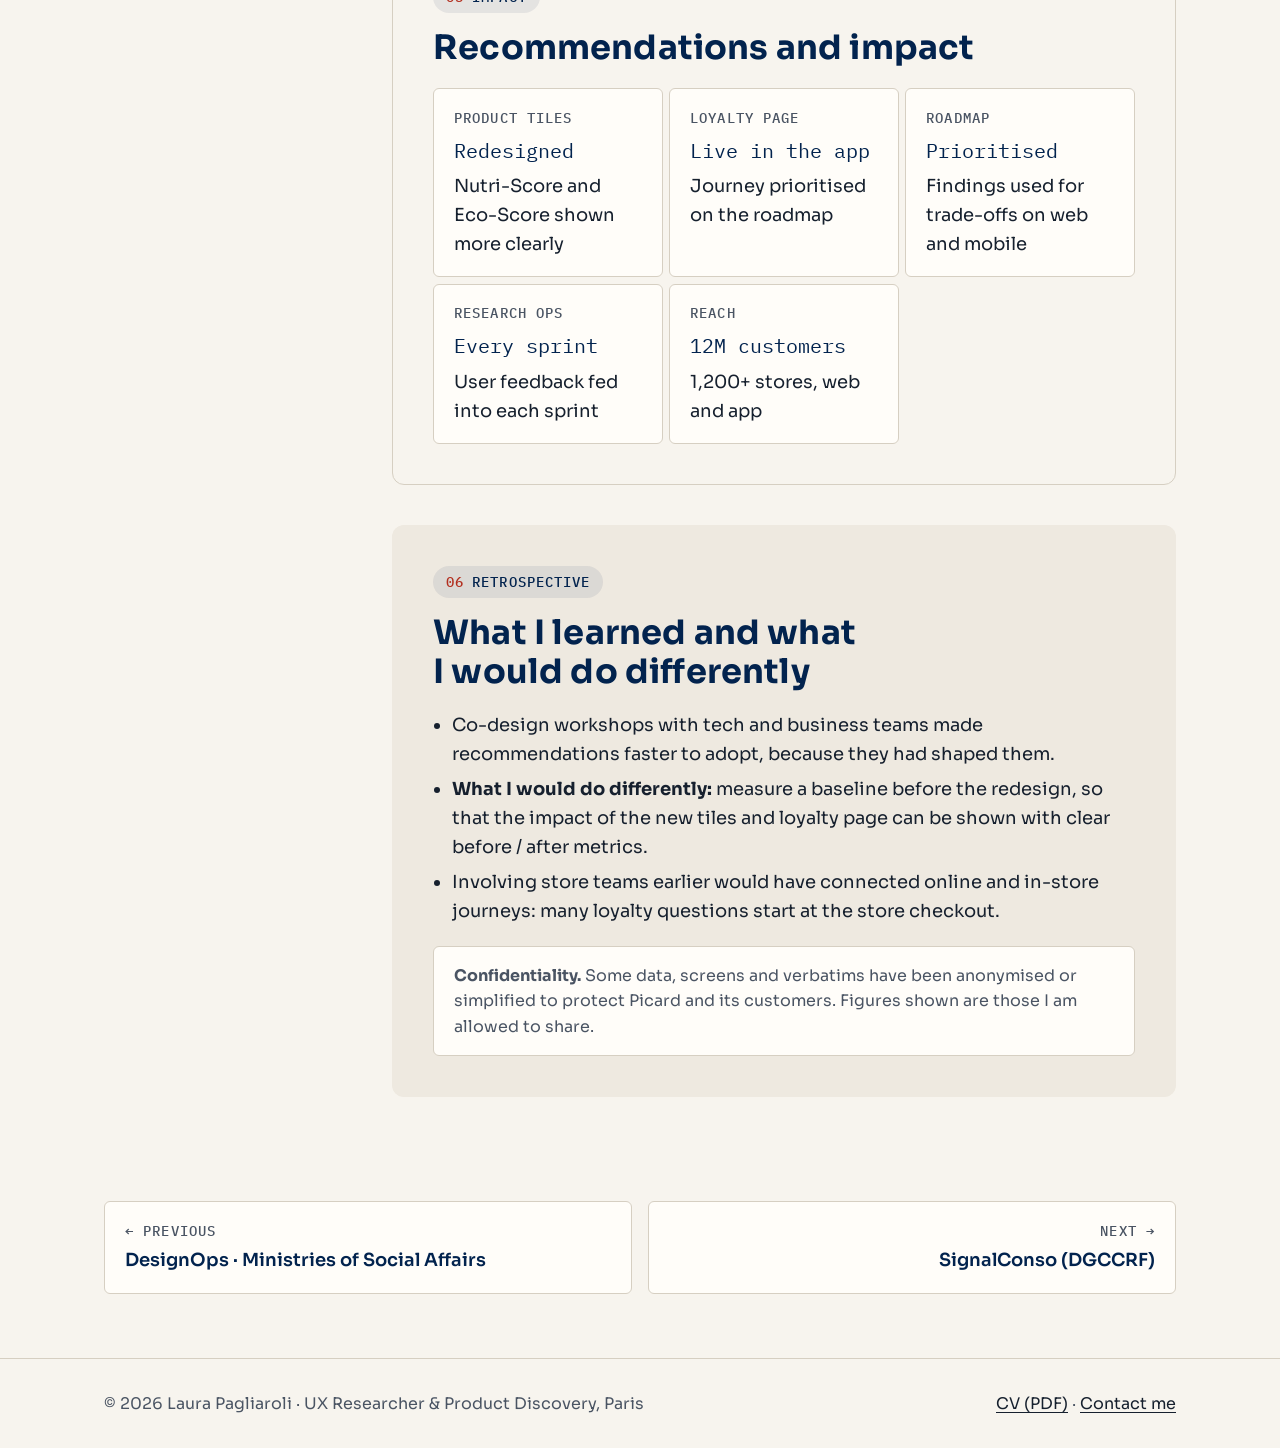
<file: case-studies/picard-product-tiles-loyalty.html>
<!DOCTYPE html>
<html lang="en">
<head>
<meta charset="utf-8">
<meta name="viewport" content="width=device-width, initial-scale=1">
<!-- Site address: https://laurapagliaroli.github.io/Portfolio/ -->
<title>Picard case study · Product tiles &amp; loyalty · Laura Pagliaroli, UX Researcher</title>
<meta name="description" content="UX Research case study for Picard (12M customers): 25 usability tests, 4 focus groups and 10 co-design workshops that led to redesigned product tiles, a new loyalty page in the app and a research-driven roadmap.">
<meta name="author" content="Laura Pagliaroli">
<link rel="canonical" href="https://laurapagliaroli.github.io/Portfolio/case-studies/picard-product-tiles-loyalty.html">
<link rel="alternate" hreflang="en" href="https://laurapagliaroli.github.io/Portfolio/case-studies/picard-product-tiles-loyalty.html">
<link rel="alternate" hreflang="fr" href="https://laurapagliaroli.github.io/Portfolio/case-studies/picard-product-tiles-loyalty-fr.html">
<link rel="alternate" hreflang="x-default" href="https://laurapagliaroli.github.io/Portfolio/case-studies/picard-product-tiles-loyalty.html">
<meta property="og:type" content="article">
<meta property="og:site_name" content="Laura Pagliaroli · UX Research">
<meta property="og:title" content="Picard: research that reshaped product tiles and the loyalty journey">
<meta property="og:description" content="25 usability tests, 4 focus groups, 10 co-design workshops, and the product decisions they led to. A UX Research case study by Laura Pagliaroli.">
<meta property="og:url" content="https://laurapagliaroli.github.io/Portfolio/case-studies/picard-product-tiles-loyalty.html">
<meta property="og:image" content="https://laurapagliaroli.github.io/Portfolio/assets/og-image.png">
<meta property="og:image:alt" content="Laura Pagliaroli, UX Researcher. Picard case study.">
<meta name="twitter:card" content="summary_large_image">
<script type="application/ld+json">
{
  "@context": "https://schema.org",
  "@type": "Article",
  "headline": "Picard: clearer product information and loyalty journey for 12M customers",
  "about": ["UX Research", "Usability testing", "Focus groups", "Co-design", "Continuous discovery", "Retail e-commerce"],
  "author": { "@type": "Person", "name": "Laura Pagliaroli", "jobTitle": "UX Researcher · Product Discovery", "url": "https://laurapagliaroli.github.io/Portfolio/" },
  "inLanguage": "en"
}
</script>
<link rel="icon" href="data:image/svg+xml,%3Csvg xmlns='http://www.w3.org/2000/svg' viewBox='0 0 64 64'%3E%3Crect width='64' height='64' rx='14' fill='%2302234E'/%3E%3Ctext x='32' y='43' font-size='30' font-weight='800' text-anchor='middle' fill='%23F7F4EE' font-family='Sora,Arial,sans-serif' letter-spacing='-1'%3ELP%3C/text%3E%3Crect x='14' y='50' width='36' height='4' rx='2' fill='%23FF5E4D'/%3E%3C/svg%3E">
<link rel="preconnect" href="https://fonts.googleapis.com">
<link rel="preconnect" href="https://fonts.gstatic.com" crossorigin>
<link href="https://fonts.googleapis.com/css2?family=IBM+Plex+Mono:wght@400;500&amp;family=Sora:wght@400;500;600;700;800&amp;display=swap" rel="stylesheet">
<script>/* every page opens in light mode */document.documentElement.setAttribute("data-theme","light")</script>
<script>try{localStorage.setItem("lp-lang","en")}catch(e){}</script>
<link rel="stylesheet" href="../assets/styles.css">
</head>
<body>
<a class="skip-link" href="#main">Skip to content</a>

<header class="site-header" id="top">
  <div class="container site-header__inner">
    <a class="brand" href="../index.html" aria-label="Laura Pagliaroli, home">Laura Pagliaroli</a>
    <button class="menu-toggle" type="button" aria-expanded="false" aria-controls="site-nav" id="menu-toggle">Menu</button>
    <nav class="nav" id="site-nav" aria-label="Main">
      <a href="../index.html#work" aria-current="true">Case studies</a>
      <a href="../index.html#about">About</a>
      <a href="../index.html#approach">Approach</a>
      <a href="../index.html#contact">Contact</a>
    </nav>
    <div class="header-actions">
      <button type="button" class="theme-toggle" id="theme-toggle" aria-pressed="false">
        <svg class="icon-moon" viewBox="0 0 24 24" aria-hidden="true" focusable="false"><path d="M20 14.5A8.5 8.5 0 0 1 9.5 4a8.5 8.5 0 1 0 10.5 10.5Z" fill="none" stroke="currentColor" stroke-width="1.8" stroke-linejoin="round"/></svg>
        <svg class="icon-sun" viewBox="0 0 24 24" aria-hidden="true" focusable="false"><circle cx="12" cy="12" r="4.2" fill="none" stroke="currentColor" stroke-width="1.8"/><path d="M12 2.5v2.2M12 19.3v2.2M2.5 12h2.2M19.3 12h2.2M5.3 5.3l1.6 1.6M17.1 17.1l1.6 1.6M5.3 18.7l1.6-1.6M17.1 6.9l1.6-1.6" stroke="currentColor" stroke-width="1.8" stroke-linecap="round"/></svg>
        <span class="visually-hidden" id="theme-toggle-label">Switch to dark mode</span>
      </button>
      <div class="lang-switch" role="group" aria-label="Language"><a href="picard-product-tiles-loyalty.html" lang="en" hreflang="en" aria-current="true"><span aria-hidden="true">EN</span><span class="visually-hidden">English</span></a><a href="picard-product-tiles-loyalty-fr.html" lang="fr" hreflang="fr"><span aria-hidden="true">FR</span><span class="visually-hidden">Français</span></a></div>
      <a class="btn btn--primary btn--small btn--download" href="../assets/Laura_Pagliaroli_CV_UX_Researcher_EN.pdf" download="Laura_Pagliaroli_CV_UX_Researcher_EN.pdf">CV (PDF)</a>
    </div>
  </div>
</header>

<main id="main">

<!-- ================= CASE HEADER ================= -->
<section class="cs-hero" aria-labelledby="cs-title">
  <div class="waves" aria-hidden="true">
    <svg viewBox="0 0 800 520" preserveAspectRatio="xMaxYMin slice" focusable="false">
      <defs>
        <pattern id="sg-cs" width="48" height="24" patternUnits="userSpaceOnUse">
          <g class="scale">
            <circle cx="0" cy="12" r="23"/><circle cx="0" cy="12" r="17"/><circle cx="0" cy="12" r="11"/><circle cx="0" cy="12" r="5"/>
            <circle cx="48" cy="12" r="23"/><circle cx="48" cy="12" r="17"/><circle cx="48" cy="12" r="11"/><circle cx="48" cy="12" r="5"/>
            <circle cx="24" cy="24" r="23"/><circle cx="24" cy="24" r="17"/><circle cx="24" cy="24" r="11"/><circle cx="24" cy="24" r="5"/>
          </g>
        </pattern>
        <linearGradient id="fade-cs" x1="1" y1="0" x2="0" y2="0.3">
          <stop offset="0" stop-color="#fff"/><stop offset="0.35" stop-color="#fff" stop-opacity="0.7"/><stop offset="0.8" stop-color="#fff" stop-opacity="0"/>
        </linearGradient>
        <mask id="m-cs"><rect width="800" height="520" fill="url(#fade-cs)"/></mask>
      </defs>
      <rect width="800" height="520" fill="url(#sg-cs)" mask="url(#m-cs)"/>
    </svg>
  </div>
  <div class="container cs-hero__inner">
    <nav class="breadcrumb" aria-label="Breadcrumb">
      <ol><li><a href="../index.html">Home</a></li><li><a href="../index.html#work">Case studies</a></li><li aria-current="page">Picard</li></ol>
    </nav>
    <p class="label label--coral">Case study · Retail · Web &amp; mobile app</p>
    <h1 id="cs-title">Picard: clearer product information and a simpler loyalty journey</h1>
    <dl class="facts">
      <div><dt>Company</dt><dd>Picard Surgelés · 1,200+ stores, 12M customers</dd></div>
      <div><dt>My role</dt><dd>CX Designer &amp; UX Researcher, research lead</dd></div>
      <div><dt>Duration</dt><dd>Oct 2024 – Sep 2025 · 1 year</dd></div>
      <div><dt>Team</dt><dd>Product, business units, marketing, tech and design (Salesforce migration programme) · Medium-sized team</dd></div>
    </dl>
    <ul class="tags" aria-label="Methods used">
      <li>Usability testing · n = 25</li><li>Focus groups · 4</li><li>Co-design workshops · 10</li><li>Continuous discovery</li><li>Stakeholder mapping</li><li>Journey mapping</li>
    </ul>
  </div>
</section>
<section class="cs-highlight" aria-label="Project highlights">
  <div class="container cs-highlight__inner">
    <figure class="cs-highlight__media"><img src="../assets/hero-picard.webp" width="1280" height="800" decoding="async" fetchpriority="high" alt="The redesigned loyalty screen of the Picard app in an iPhone: available rewards at 100 points and rewards to unlock at 300 points."></figure>
    <div class="cs-highlight__facts">
      <p class="cs-highlight__time"><span>7</span> min read</p>
      <dl class="cs-highlight__metrics"><div><dt>12M</dt><dd>customers using the redesigned web and app</dd></div><div><dt>25</dt><dd>usability tests across two studies</dd></div><div><dt>10</dt><dd>co-design workshops with business, marketing and product</dd></div></dl>
      <div class="cs-highlight__shows"><h2>What this project shows</h2><ul><li>Led research end to end inside a Salesforce migration</li><li>Aligned 14 stakeholders with a power / interest matrix</li><li>Findings shipped: new product tiles and a loyalty page live in the app</li></ul></div>
    </div>
  </div>
</section>
<div class="container cs-layout">
  <nav class="toc" aria-label="On this page">
    <p class="label">On this page</p>
    <ol>
      <li><a href="#tldr">Framing</a></li>
      <li><a href="#context">Context</a></li>
      <li><a href="#approach">Method</a></li>
      <li><a href="#synthesis">Data</a></li>
      <li><a href="#insights">Key insights</a></li>
      <li><a href="#impact">Impact</a></li>
      <li><a href="#learned">What I learned</a></li>
    </ol>
  </nav>

  <article class="cs-body">

    <!-- TL;DR -->
    <section class="cs-section" id="tldr" aria-labelledby="tldr-title">
      <div class="tldr-box">
        <h2 id="tldr-title" class="label">Framing</h2>
        <ol>
          <li><b>Problem</b><span>Customers struggled to find and read key product information (Nutri-Score, Eco-Score) and did not see the value of the loyalty programme online.</span></li>
          <li><b>What I did</b><span>Scoped, recruited and ran 25 usability tests, 4 focus groups and 10 co-design workshops, then set up a process feeding user feedback into every sprint.</span></li>
          <li><b>Impact</b><span>Product tiles redesigned, loyalty page redesigned and live in the app, and research used to prioritise the web and mobile roadmap.</span></li>
        </ol>
      </div>
    </section>

    <!-- CONTEXT -->
    <section class="cs-section cs-panel" id="context" aria-labelledby="context-title">
      <p class="cs-kicker"><span aria-hidden="true">01</span> Context</p>
      <h2 id="context-title">Context and research question</h2>
      <p>Picard is a leading French frozen-food retailer with more than 1,200 stores and 12 million customers. The research was part of a digital transformation and Salesforce migration programme covering the website and the mobile app, where the web and mobile teams needed to decide what to improve first.</p>
      <p class="question">How do customers choose products and understand the loyalty programme online, and which changes would help them most?</p>
      <h3>Business goals</h3>
      <ul>
        <li>Make nutrition and environmental information readable at a glance on product tiles.</li>
        <li>Increase understanding and use of the loyalty programme in the app. KPI: +3% view rate on the last tile of the carousel.</li>
        <li>Give Product a user-based way to prioritise the web and mobile roadmap.</li>
      </ul>
    </section>

    <!-- APPROACH -->
    <section class="cs-section cs-panel cs-panel--alt" id="approach" aria-labelledby="approach-title">
      <p class="cs-kicker"><span aria-hidden="true">02</span> Method</p>
      <h2 id="approach-title">Approach and methodology</h2>
      <ul class="protocol" aria-label="Research protocol">
        <li><strong>25</strong><span>moderated usability tests</span></li>
        <li><strong>4</strong><span>focus groups</span></li>
        <li><strong>10</strong><span>co-design workshops</span></li>
        <li><strong>2</strong><span>platforms: web &amp; mobile app</span></li>
      </ul>
      <p>Each method answered a different part of the question. Tests showed what people do, focus groups explained why, and in workshops we designed solutions with the people who would build them.</p>
      <details class="more"><summary>Show the detailed table</summary><div class="method-table-wrap" tabindex="0" role="region" aria-label="Methods and rationale, scrollable table">
        <table class="method-table">
          <caption class="visually-hidden">Methods, why they were chosen, and sample</caption>
          <thead><tr><th scope="col">Method</th><th scope="col">Why this method</th><th scope="col">Sample</th></tr></thead>
          <tbody>
            <tr><td>Usability tests</td><td>Observe real behaviour on product tiles and the loyalty journey, task by task.</td><td>n = 25 across two studies: 14 on the full shopping journey, 11 on loyalty · users under 35 (1 previous web order) and users aged 35–55 (4 previous web orders)</td></tr>
            <tr><td>Focus groups</td><td>Understand expectations and perceptions of nutrition labels and loyalty benefits.</td><td>4 groups · business teams: marketing, loyalty programme, designers, PMs, POs</td></tr>
            <tr><td>Co-design workshops</td><td>Prioritise and sketch solutions with Product, business, tech and design.</td><td>10 workshops · business teams: marketing, loyalty programme, designers, PMs, POs</td></tr>
          </tbody>
        </table>
      </div></details>
      <p><strong>Constraint:</strong> research ran alongside a Salesforce migration, so findings had to fit sprint planning without slowing delivery.</p>

      <h3>Stakeholder mapping</h3>
      <p>Before each project, I mapped stakeholders by power and interest. The matrix decided how I involved each of them, from co-design to a simple update.</p>
      <figure class="figure">
        <div class="figure__frame"><img src="../assets/picard-stakeholder-matrix.webp" width="1400" height="1310" loading="lazy" decoding="async" alt="Power and interest matrix. Manage closely, high power and high interest: Head of the Digital Factory, Lead PM, Loyalty PM, Loyalty business owner and data analyst. Keep satisfied, high power and low interest: CEO, Managing Director, Marketing and Customer Service business owners. Keep informed, low power and high interest: Loyalty PO and Salesforce PO. Monitor, low power and low interest: Art Director, data team and QA team."></div>
        <figcaption>Power and interest matrix of the stakeholders on the product tiles and loyalty projects.</figcaption>
      </figure>
      <ul>
        <li><strong>Manage closely</strong> (Head of the Digital Factory, Lead PM, Loyalty PM, Loyalty business owner, data analyst): involved in framing, co-design workshops and every research readout.</li>
        <li><strong>Keep satisfied</strong> (CEO, Managing Director, Marketing and Customer Service business owners): short summaries at key decision points.</li>
        <li><strong>Keep informed</strong> (Loyalty PO, Salesforce PO): regular updates on findings, especially where they touched the Salesforce migration.</li>
        <li><strong>Monitor</strong> (Art Director, data and QA teams): informed when a change affected their work.</li>
      </ul>
    </section>

    <!-- SYNTHESIS -->
    <section class="cs-section cs-panel" id="synthesis" aria-labelledby="synthesis-title">
      <p class="cs-kicker"><span aria-hidden="true">03</span> Data</p>
      <h2 id="synthesis-title">Synthesis</h2>
      <p>I coded every session, grouped observations by theme, then mapped the shopping journey to locate where customers dropped off or hesitated.</p>

      <h3>Coding the test sessions</h3>
      <p>For the study on the full shopping journey, I coded every session in a grid: one column per tester, one row per step of the journey, each note marked positive, negative or blocking, with verbatims in blue.</p>
      <figure class="figure">
        <div class="figure__frame"><img src="../assets/picard-coding-grid.webp" width="1600" height="1496" loading="lazy" decoding="async" alt="Coding grid of the usability tests: 14 tester columns and 20 journey rows, from home page and search to loyalty and additional notes. Each cell holds notes marked with a green plus, a yellow minus or a red cross, and verbatims in blue."></div>
        <figcaption>Coding grid of the usability tests: 14 testers, 20 steps, positive, negative and blocking notes. <a href="../assets/picard-coding-grid-full.webp">Open the full-size grid</a>.</figcaption>
      </figure>

      <h3>Shopping journey map</h3>
      <p>From the coding, I built the journey map: the balance of positive and negative notes at each stage shows where customers hesitate, and checkout is the lowest point.</p>
      <figure class="figure">
        <div class="jmap" role="img" aria-label="Shopping journey of 14 testers on the website, in 8 stages. For each stage: positive and negative notes from the coding, the main pain point and the opportunity. Search: 14 positive, 7 negative; Browse aisles: 15 positive, 15 negative; Product page: 9 positive, 4 negative; Delivery and collection: 26 positive, 18 negative; Basket: 11 positive, 7 negative; Checkout and payment: 7 positive, 23 negative; Loyalty: 9 positive, 6 negative; Confirmation: 3 positive, 5 negative. The lowest point is checkout and payment.">
          <svg class="jmap__curve" viewBox="0 0 800 150" aria-hidden="true" focusable="false"><line x1="0" y1="75.0" x2="800" y2="75.0" stroke="var(--line)" stroke-dasharray="5 5"/><polyline points="50,57 150,75 250,54 350,65 450,63 550,104 650,64 750,89" fill="none" stroke="var(--navy)" stroke-width="3" stroke-linejoin="round" vector-effect="non-scaling-stroke"/><circle cx="50" cy="57" r="6" fill="var(--navy)"/><circle cx="150" cy="75" r="6" fill="var(--navy)"/><circle cx="250" cy="54" r="6" fill="var(--navy)"/><circle cx="350" cy="65" r="6" fill="var(--navy)"/><circle cx="450" cy="63" r="6" fill="var(--navy)"/><circle cx="550" cy="104" r="9" fill="var(--coral)"/><circle cx="650" cy="64" r="6" fill="var(--navy)"/><circle cx="750" cy="89" r="6" fill="var(--navy)"/></svg>
          <ol class="jmap__stages"><li class="jmap__stage"><span class="jmap__num" aria-hidden="true">1</span><h4>Search</h4><p class="jmap__counts"><span class="jmap__pos">+14</span> <span class="jmap__neg">−7</span></p></li><li class="jmap__stage"><span class="jmap__num" aria-hidden="true">2</span><h4>Browse aisles</h4><p class="jmap__counts"><span class="jmap__pos">+15</span> <span class="jmap__neg">−15</span></p></li><li class="jmap__stage"><span class="jmap__num" aria-hidden="true">3</span><h4>Product page</h4><p class="jmap__counts"><span class="jmap__pos">+9</span> <span class="jmap__neg">−4</span></p></li><li class="jmap__stage"><span class="jmap__num" aria-hidden="true">4</span><h4>Delivery &amp; collection</h4><p class="jmap__counts"><span class="jmap__pos">+26</span> <span class="jmap__neg">−18</span></p></li><li class="jmap__stage"><span class="jmap__num" aria-hidden="true">5</span><h4>Basket</h4><p class="jmap__counts"><span class="jmap__pos">+11</span> <span class="jmap__neg">−7</span></p></li><li class="jmap__stage jmap__stage--low"><span class="jmap__num" aria-hidden="true">6</span><h4>Checkout &amp; payment</h4><p class="jmap__counts"><span class="jmap__pos">+7</span> <span class="jmap__neg">−23</span></p></li><li class="jmap__stage"><span class="jmap__num" aria-hidden="true">7</span><h4>Loyalty</h4><p class="jmap__counts"><span class="jmap__pos">+9</span> <span class="jmap__neg">−6</span></p></li><li class="jmap__stage"><span class="jmap__num" aria-hidden="true">8</span><h4>Confirmation</h4><p class="jmap__counts"><span class="jmap__pos">+3</span> <span class="jmap__neg">−5</span></p></li></ol>
          <ol class="jmap__details"><li class="jmap__detail"><h4><span class="jmap__num" aria-hidden="true">1</span> Search</h4><p class="jmap__pain">No tolerance for typos and no suggestions: a product such as Mix &amp; Miam could not be found by typing.</p><p class="jmap__opp">Spelling tolerance and search suggestions</p></li><li class="jmap__detail"><h4><span class="jmap__num" aria-hidden="true">2</span> Browse aisles</h4><p class="jmap__pain">No ratings on product tiles, repeated products, back to the top of the list after each add; split between pages and infinite scroll.</p><p class="jmap__opp">Ratings on tiles, keep the scroll position</p></li><li class="jmap__detail"><h4><span class="jmap__num" aria-hidden="true">3</span> Product page</h4><p class="jmap__pain">Well liked (ratings, Nutri-Score, preparation), but detailed information in the accordion felt cluttered.</p><p class="jmap__opp">Clearer hierarchy of detailed information</p></li><li class="jmap__detail"><h4><span class="jmap__num" aria-hidden="true">4</span> Delivery &amp; collection</h4><p class="jmap__pain">Hard to switch between home delivery and click &amp; collect; products become unavailable after switching; preferred store not offered.</p><p class="jmap__opp">Clear service switch, availability shown earlier</p></li><li class="jmap__detail"><h4><span class="jmap__num" aria-hidden="true">5</span> Basket</h4><p class="jmap__pain">Mini basket and basket page felt like duplicates; unavailable products appeared late.</p><p class="jmap__opp">Merge mini basket and basket</p></li><li class="jmap__detail jmap__detail--low"><h4><span class="jmap__num" aria-hidden="true">6</span> Checkout &amp; payment</h4><p class="jmap__pain">Promo code hard to find (12 testers), steps not clickable to go back, 3-D Secure not always requested.</p><p class="jmap__opp">Visible promo code field, clickable steps</p></li><li class="jmap__detail"><h4><span class="jmap__num" aria-hidden="true">7</span> Loyalty</h4><p class="jmap__pain">Points rules misunderstood (1 euro = 1 point), expiry unclear, rewards not targeted, challenges too long.</p><p class="jmap__opp">Explain how points work and when they expire</p></li><li class="jmap__detail"><h4><span class="jmap__num" aria-hidden="true">8</span> Confirmation</h4><p class="jmap__pain">Little reassurance after ordering.</p><p class="jmap__opp">Clear recap and next steps</p></li></ol>
          <p class="jmap__legend"><span class="jmap__pos">+ positive notes</span> <span class="jmap__neg">− negative notes</span> <span class="jmap__legend-pain">Pain point</span> <span class="jmap__legend-opp">Opportunity</span></p>
        </div>
        <figcaption>Shopping journey on the website, built from the coding of 14 test sessions. The curve shows the balance of positive and negative notes at each stage.</figcaption>
      </figure>
      <h3>In their own words</h3>
      <ul class="verbatims">
        <li><q>It's cluttered: the information isn't well organised, and there are different fonts.</q><span>Tester 7 · about the detailed product information</span></li>
        <li><q>It would be better to offer a discount on the products I like rather than impose products on me.</q><span>Tester 10 · about loyalty rewards</span></li>
        <li><q>A bit like in Picard stores: when you walk in there are always the first freezers. It's the same route as in the store, and I reproduce it.</q><span>Tester 4 · about how she browses the aisles</span></li>
        <li><q>That's for sure, it's not visible enough!</q><span>Tester 7 · about the promo code field</span></li>
      </ul>
    </section>

    <!-- INSIGHTS -->
    <section class="cs-section cs-panel cs-panel--alt" id="insights" aria-labelledby="insights-title">
      <p class="cs-kicker"><span aria-hidden="true">04</span> Key insights</p>
      <h2 id="insights-title">Key insights</h2>
      <ol class="insights">
        <li class="insight">
          <span class="insight__id" aria-hidden="true">I-01</span>
          <div class="insight__body">
            <h3><span class="visually-hidden">Insight 1: </span>Product labels were hard to read and easy to confuse</h3>
            <p>Labels were not accessible and too small. Customers mixed up the Nutri-Score and the Eco-Score, the PDO label went unnoticed, and the information hierarchy on the tiles made key details hard to find.</p>
            <dl class="chain">
              <div><dt>Evidence</dt><dd>Usability tests · 15 of 25 participants</dd></div>
              <div><dt>Decision</dt><dd>Redesign the product tiles: reorganise the information hierarchy, enlarge and clearly separate the Nutri-Score and Eco-Score, and highlight the PDO label.</dd></div>
              <div><dt>Result</dt><dd>New tiles shipped with key product information shown more clearly.</dd></div>
            </dl>
          </div>
        </li>
        <li class="insight">
          <span class="insight__id" aria-hidden="true">I-02</span>
          <div class="insight__body">
            <h3><span class="visually-hidden">Insight 2: </span>The loyalty programme was not understood</h3>
            <p>Customers did not understand how the points system worked. On mobile, horizontal scrolling was difficult and the last tile of the carousel was barely visible, so part of the content was missed.</p>
            <dl class="chain">
              <div><dt>Evidence</dt><dd>Focus groups + usability tests</dd></div>
              <div><dt>Decision</dt><dd>Prioritise the loyalty journey on the roadmap and redesign the loyalty page, explaining points simply and making the carousel easier to browse.</dd></div>
              <div><dt>Result</dt><dd>New loyalty page live in the app.</dd></div>
            </dl>
          </div>
        </li>
        <li class="insight">
          <span class="insight__id" aria-hidden="true">I-03</span>
          <div class="insight__body">
            <h3><span class="visually-hidden">Insight 3: </span>Search and filters slowed customers down</h3>
            <p>The filter system was complex, the same products appeared under several filters, and the search bar offered no typing suggestions.</p>
            <dl class="chain">
              <div><dt>Evidence</dt><dd>Usability tests · 12 of 25 participants</dd></div>
              <div><dt>Decision</dt><dd>Use search suggestions</dd></div>
              <div><dt>Result</dt><dd>Not on the roadmap at the time</dd></div>
            </dl>
          </div>
        </li>
        <li class="insight">
          <span class="insight__id" aria-hidden="true">I-04</span>
          <div class="insight__body">
            <h3><span class="visually-hidden">Insight 4: </span>One-off studies were not enough to keep pace with sprints</h3>
            <p>Teams needed user feedback during each sprint, and a study only reported at the end.</p>
            <dl class="chain">
              <div><dt>Evidence</dt><dd>Requests from Product and tech during the migration</dd></div>
              <div><dt>Decision</dt><dd>Recommend continuous research feeding every sprint</dd></div>
              <div><dt>Result</dt><dd>Not on the roadmap at the time either</dd></div>
            </dl>
          </div>
        </li>
      </ol>
    </section>

    <!-- IMPACT -->
    <section class="cs-section cs-panel" id="impact" aria-labelledby="impact-title">
      <p class="cs-kicker"><span aria-hidden="true">05</span> Impact</p>
      <h2 id="impact-title">Recommendations and impact</h2>
      <ul class="metrics">
        <li><span class="label">Product tiles</span><span class="ba">Redesigned</span><span>Nutri-Score and Eco-Score shown more clearly</span></li>
        <li><span class="label">Loyalty page</span><span class="ba">Live in the app</span><span>Journey prioritised on the roadmap</span></li>
        <li><span class="label">Roadmap</span><span class="ba">Prioritised</span><span>Findings used for trade-offs on web and mobile</span></li>
        <li><span class="label">Research ops</span><span class="ba">Every sprint</span><span>User feedback fed into each sprint</span></li>
        <li><span class="label">Reach</span><span class="ba">12M customers</span><span>1,200+ stores, web and app</span></li>
      </ul>
    </section>

    <!-- LEARNED -->
    <section class="cs-section cs-panel cs-panel--alt" id="learned" aria-labelledby="learned-title">
      <p class="cs-kicker"><span aria-hidden="true">06</span> Retrospective</p>
      <h2 id="learned-title">What I learned and what I would do differently</h2>
      <ul>
        <li>Co-design workshops with tech and business teams made recommendations faster to adopt, because they had shaped them.</li>
        <li><strong>What I would do differently:</strong> measure a baseline before the redesign, so that the impact of the new tiles and loyalty page can be shown with clear before / after metrics.</li>
        <li>Involving store teams earlier would have connected online and in-store journeys: many loyalty questions start at the store checkout.</li>
      </ul>
      <p class="note"><strong>Confidentiality.</strong> Some data, screens and verbatims have been anonymised or simplified to protect Picard and its customers. Figures shown are those I am allowed to share.</p>
    </section>
  </article>
</div>

<div class="container">
  <nav class="pager" aria-label="Other case studies">
    <a class="prev" href="designops-ministeres-sociaux.html"><span class="label">← Previous</span>DesignOps · Ministries of Social Affairs</a>
    <a class="next" href="signalconso-dgccrf.html"><span class="label">Next →</span>SignalConso (DGCCRF)</a>
  </nav>
</div>
</main>

<a class="to-top" href="#top" id="to-top" aria-label="Back to top"><svg viewBox="0 0 24 24" aria-hidden="true" focusable="false"><path d="M12 19V5M5.5 11.5 12 5l6.5 6.5" fill="none" stroke="currentColor" stroke-width="2" stroke-linecap="round" stroke-linejoin="round"/></svg></a>
<footer class="site-footer">
  <div class="container site-footer__inner">
    <span>© <span id="year">2026</span> Laura Pagliaroli · UX Researcher &amp; Product Discovery, Paris</span>
    <span><a href="../assets/Laura_Pagliaroli_CV_UX_Researcher_EN.pdf" download="Laura_Pagliaroli_CV_UX_Researcher_EN.pdf">CV (PDF)</a> · <a href="../index.html#contact">Contact me</a></span>
  </div>
</footer>
<script src="../assets/main.js"></script>
</body>
</html>
</file>
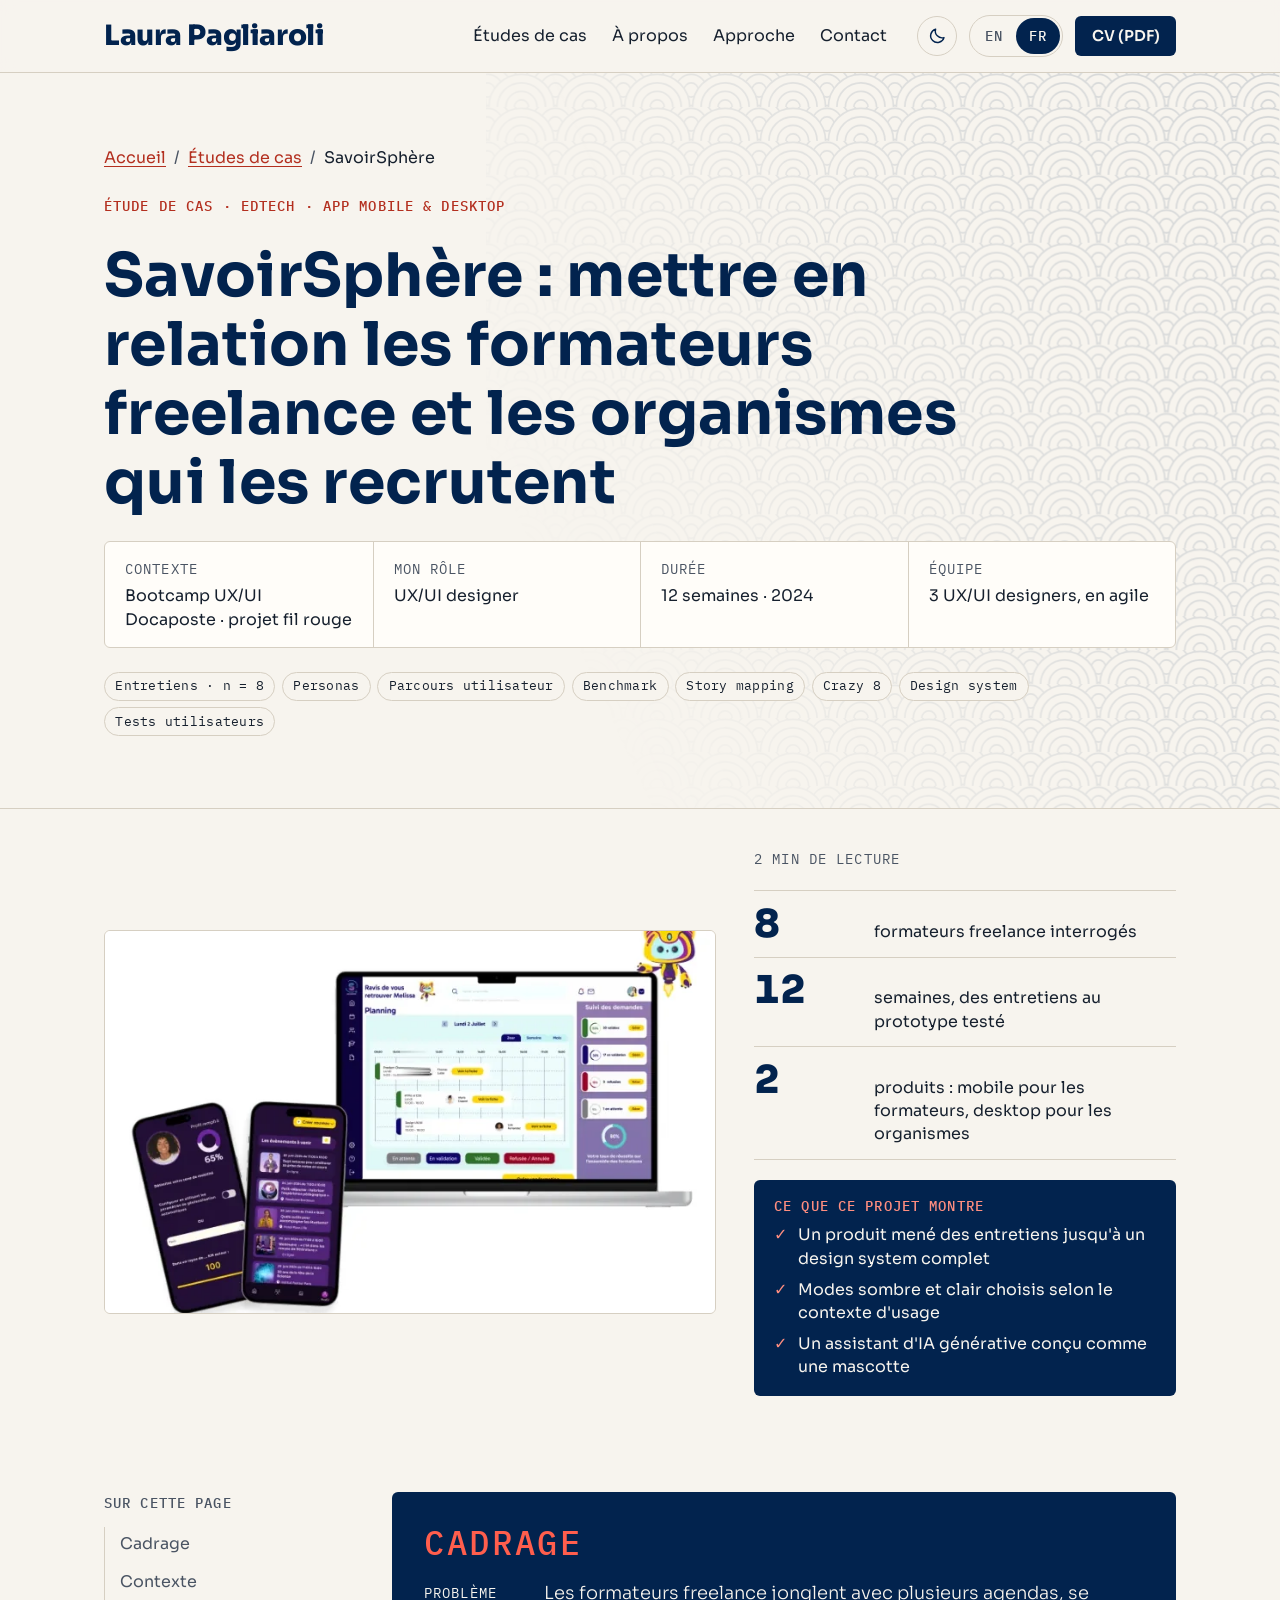
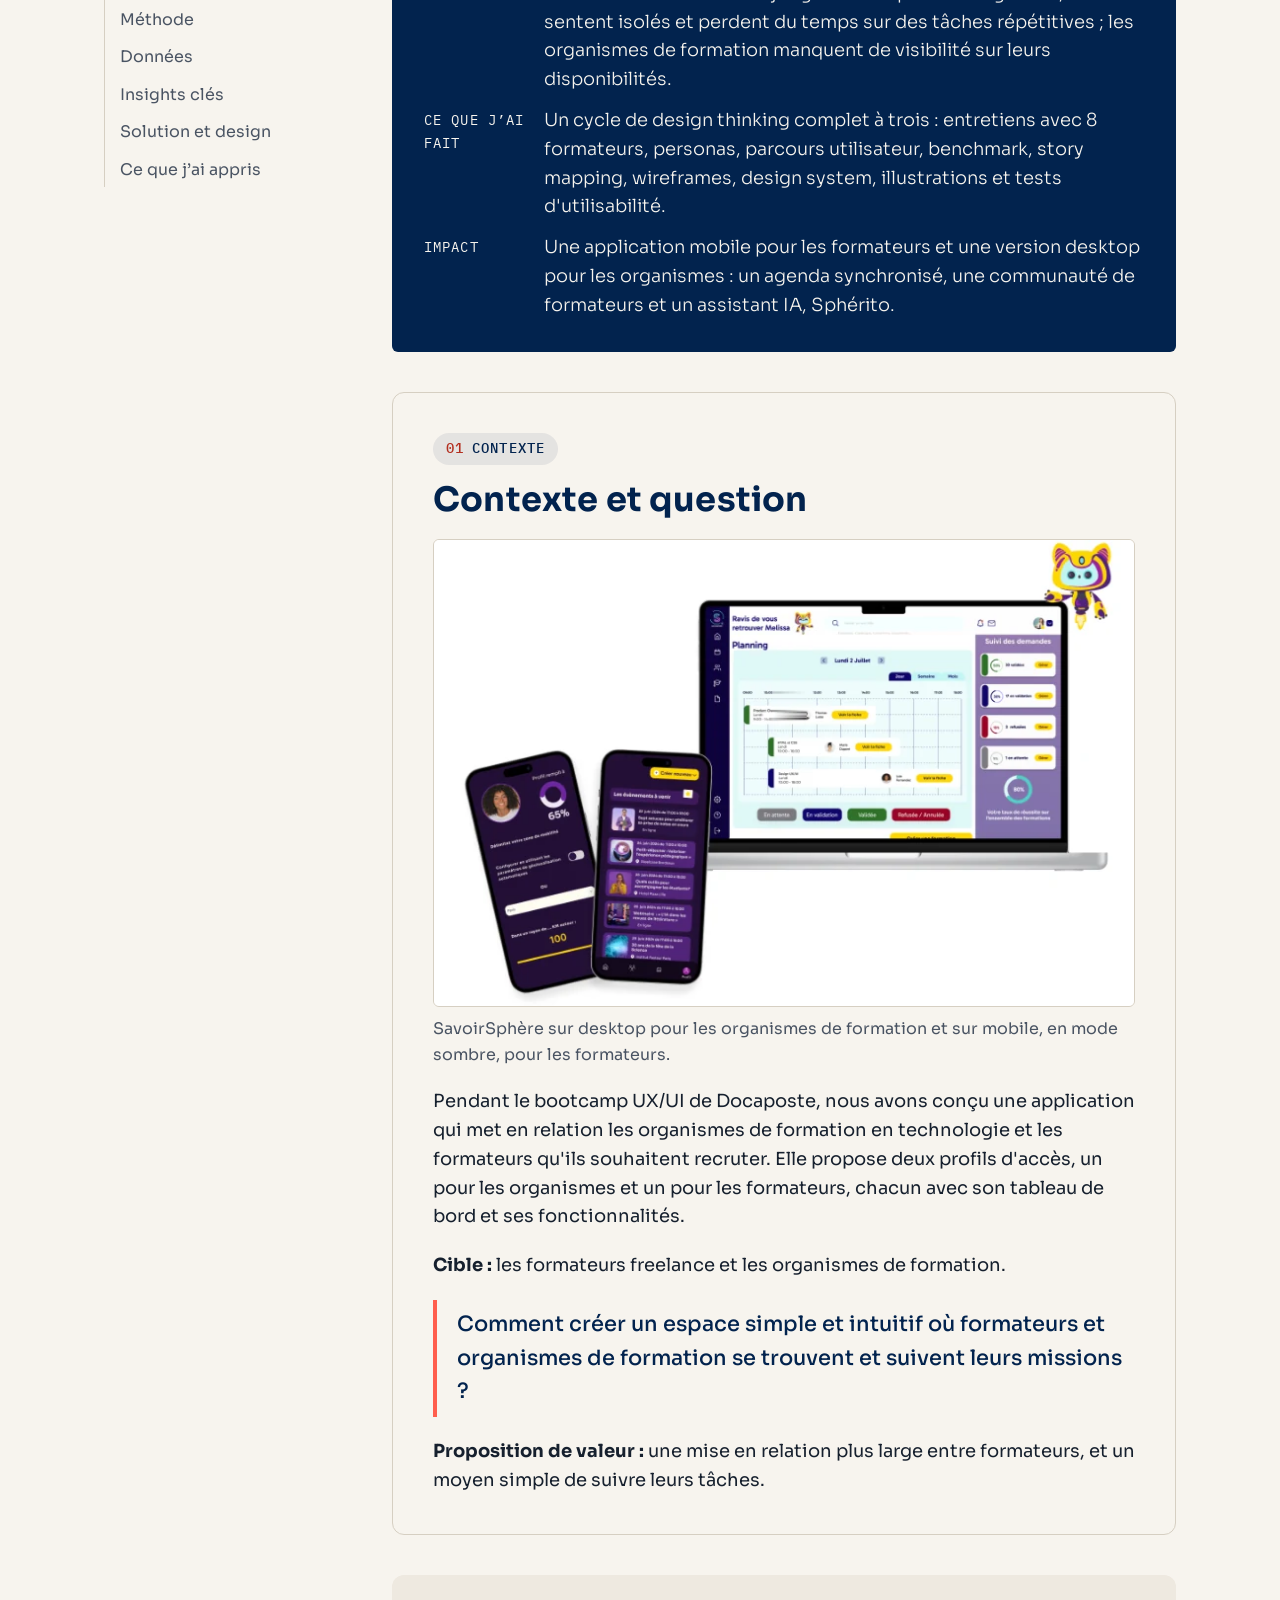
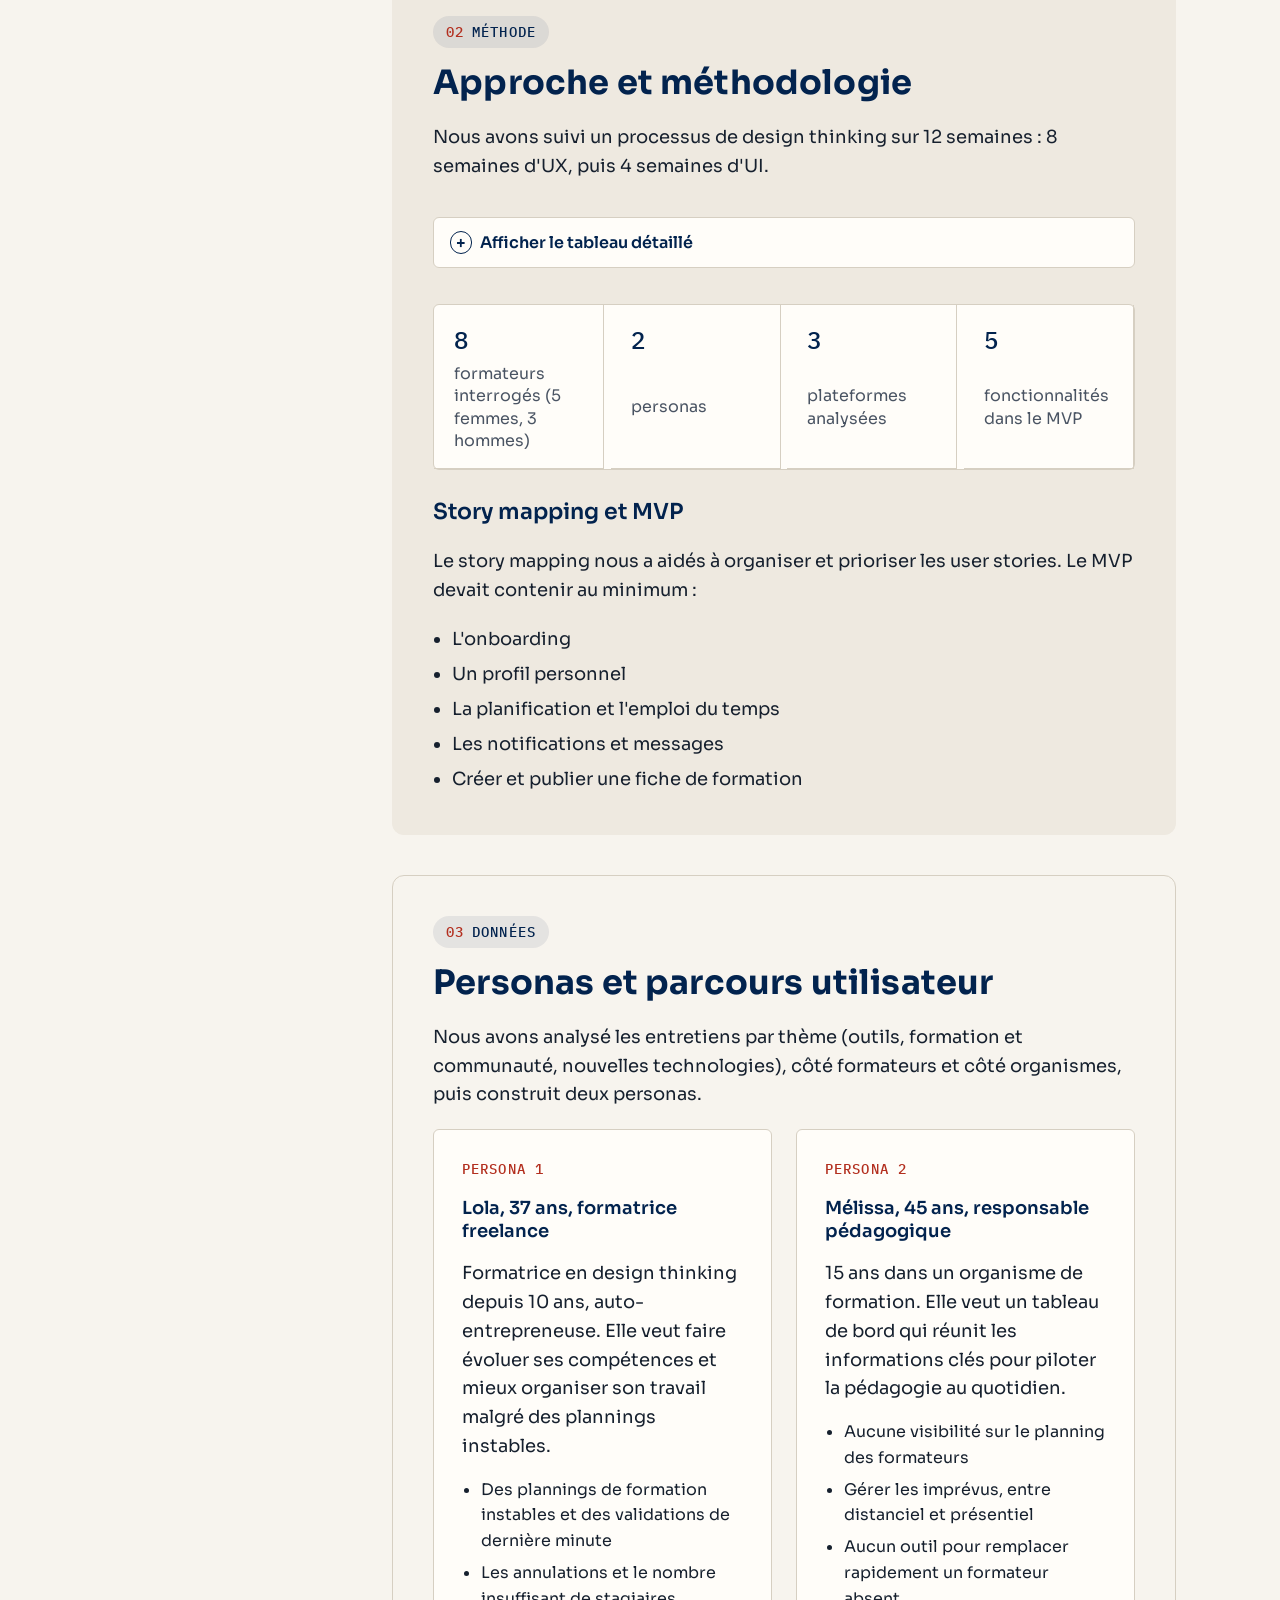
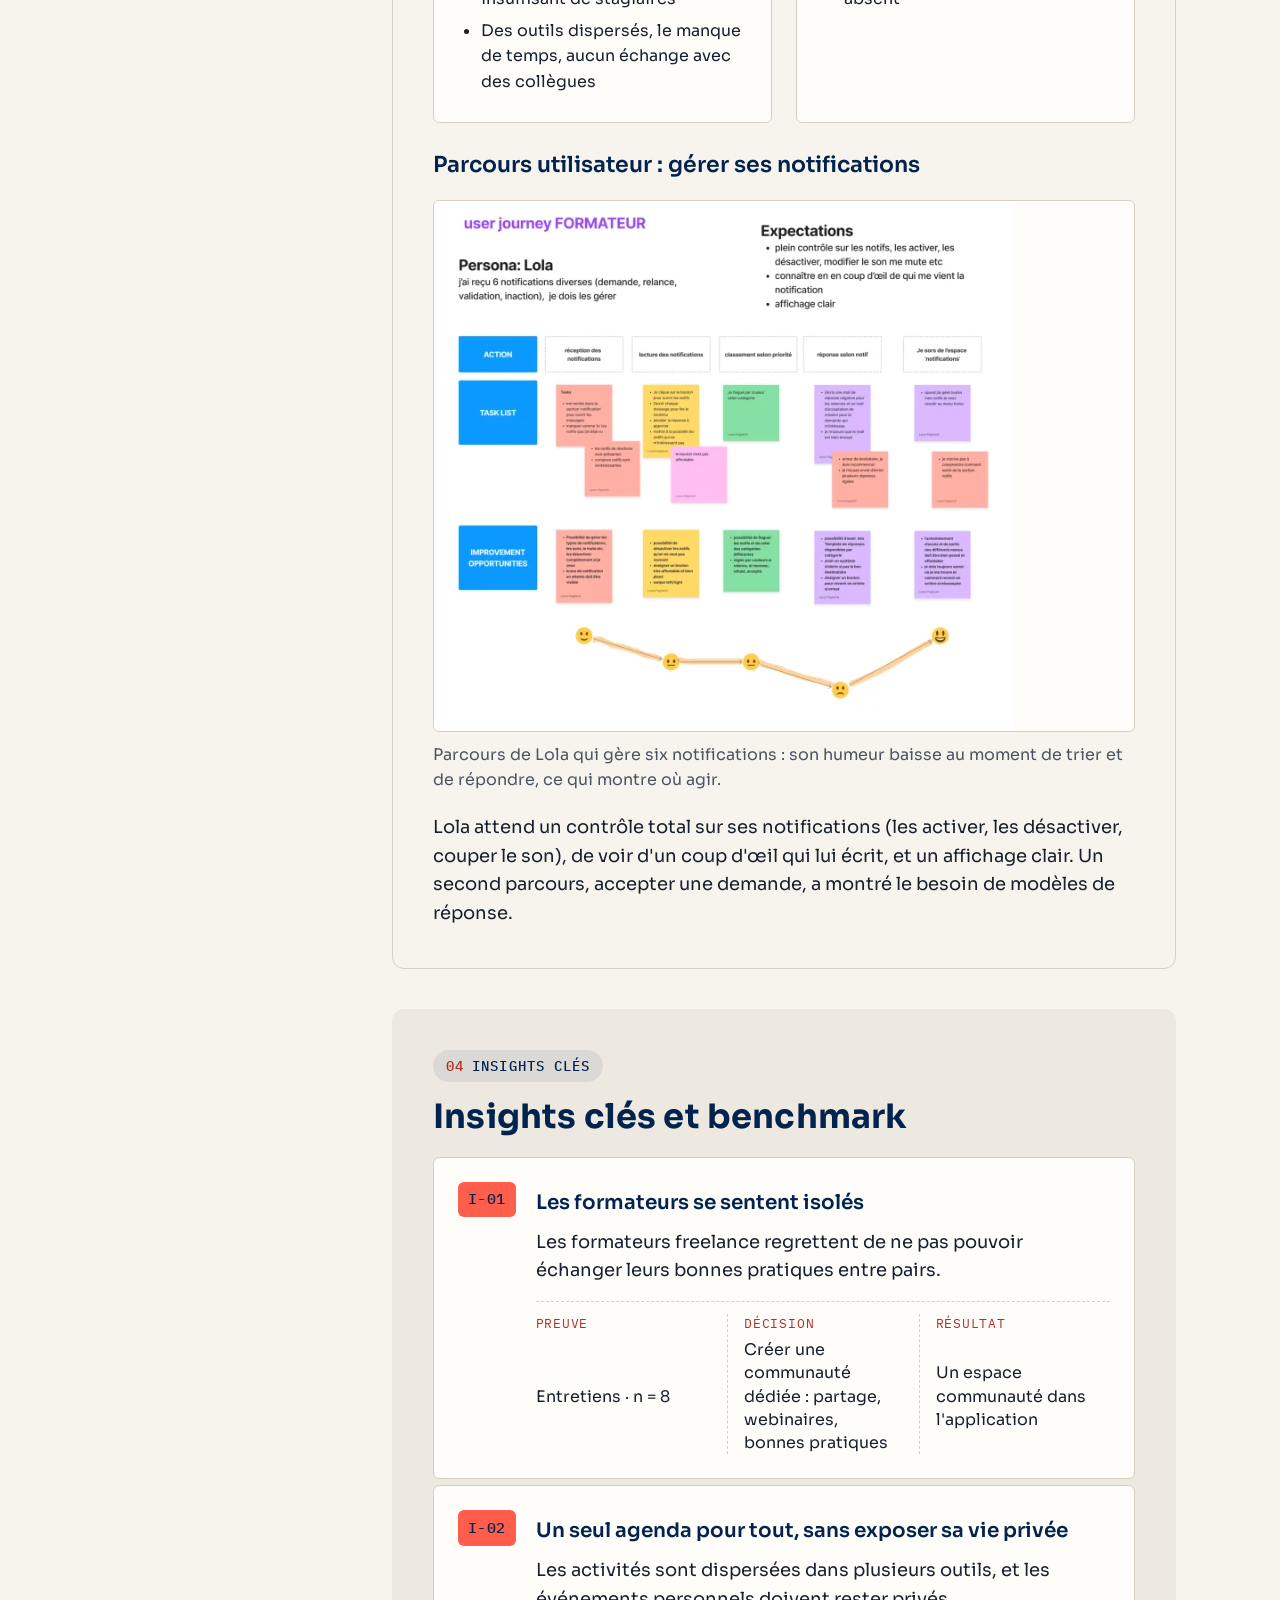
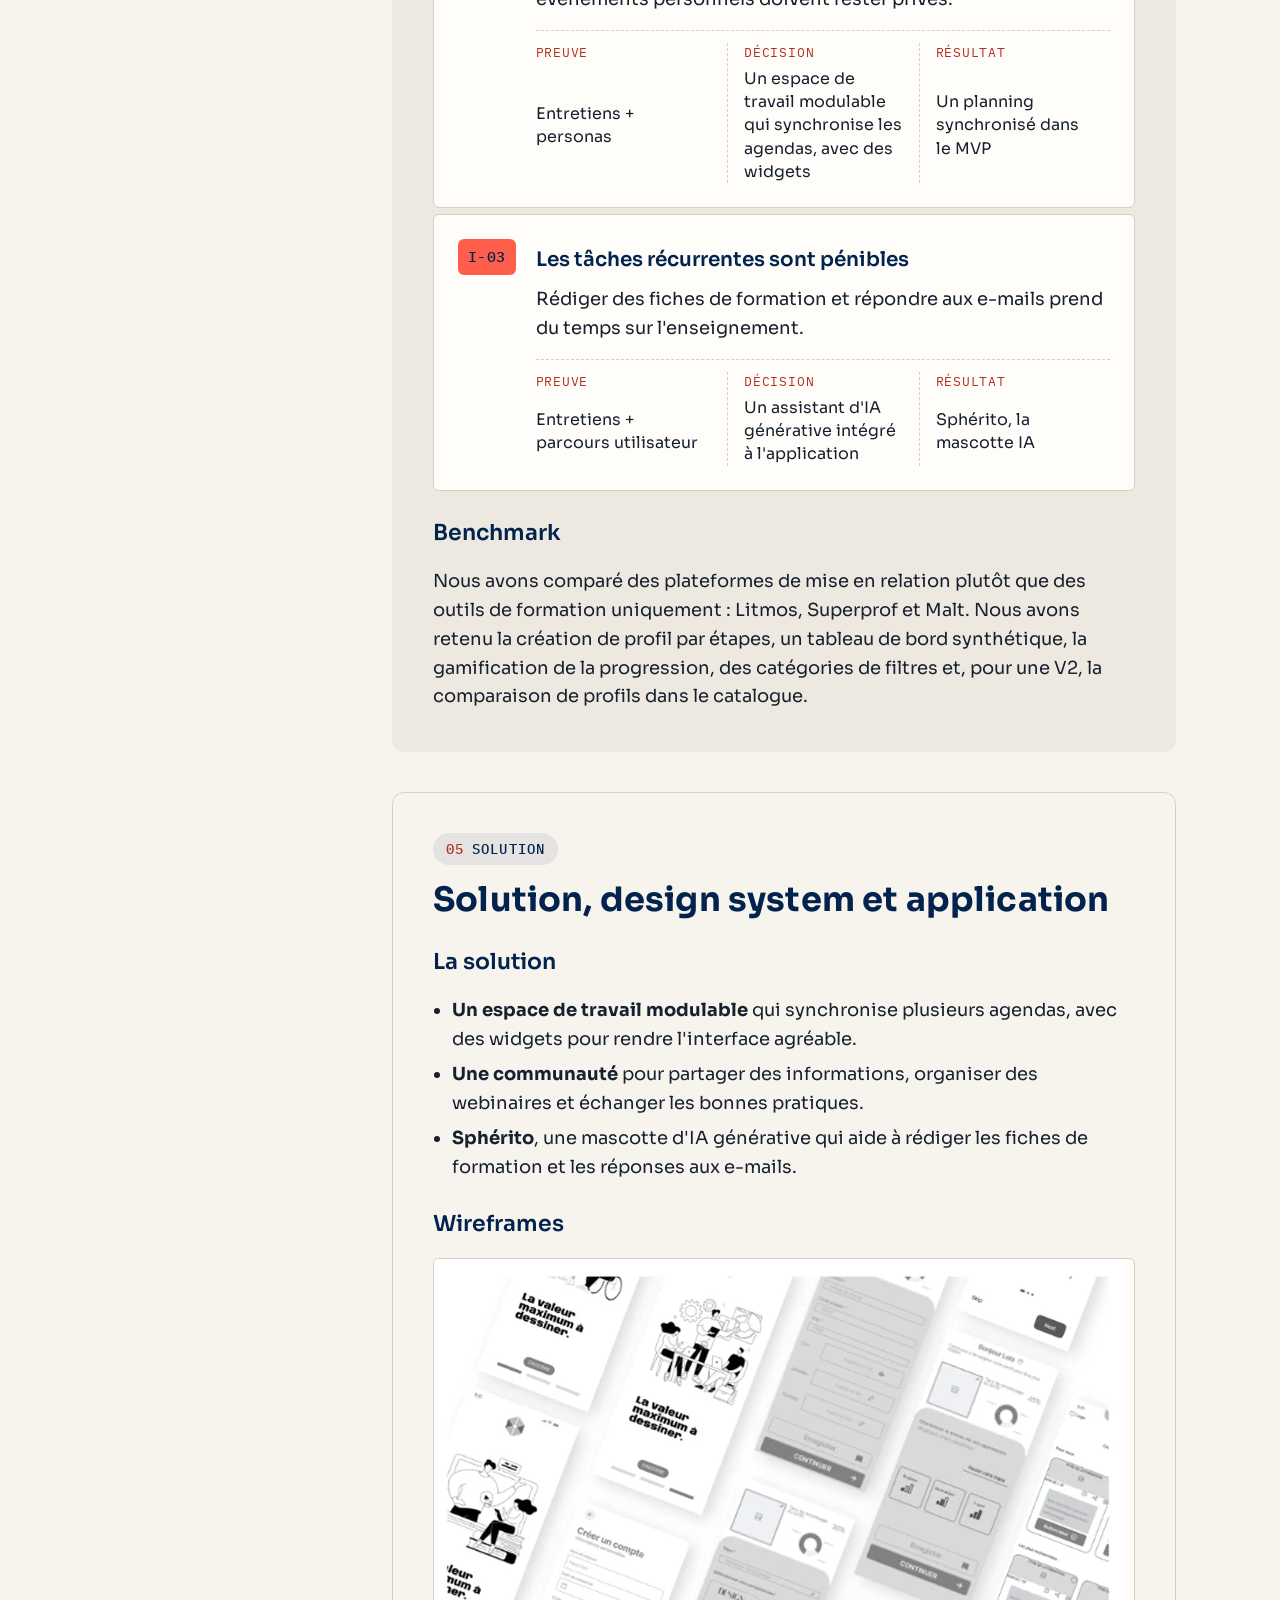
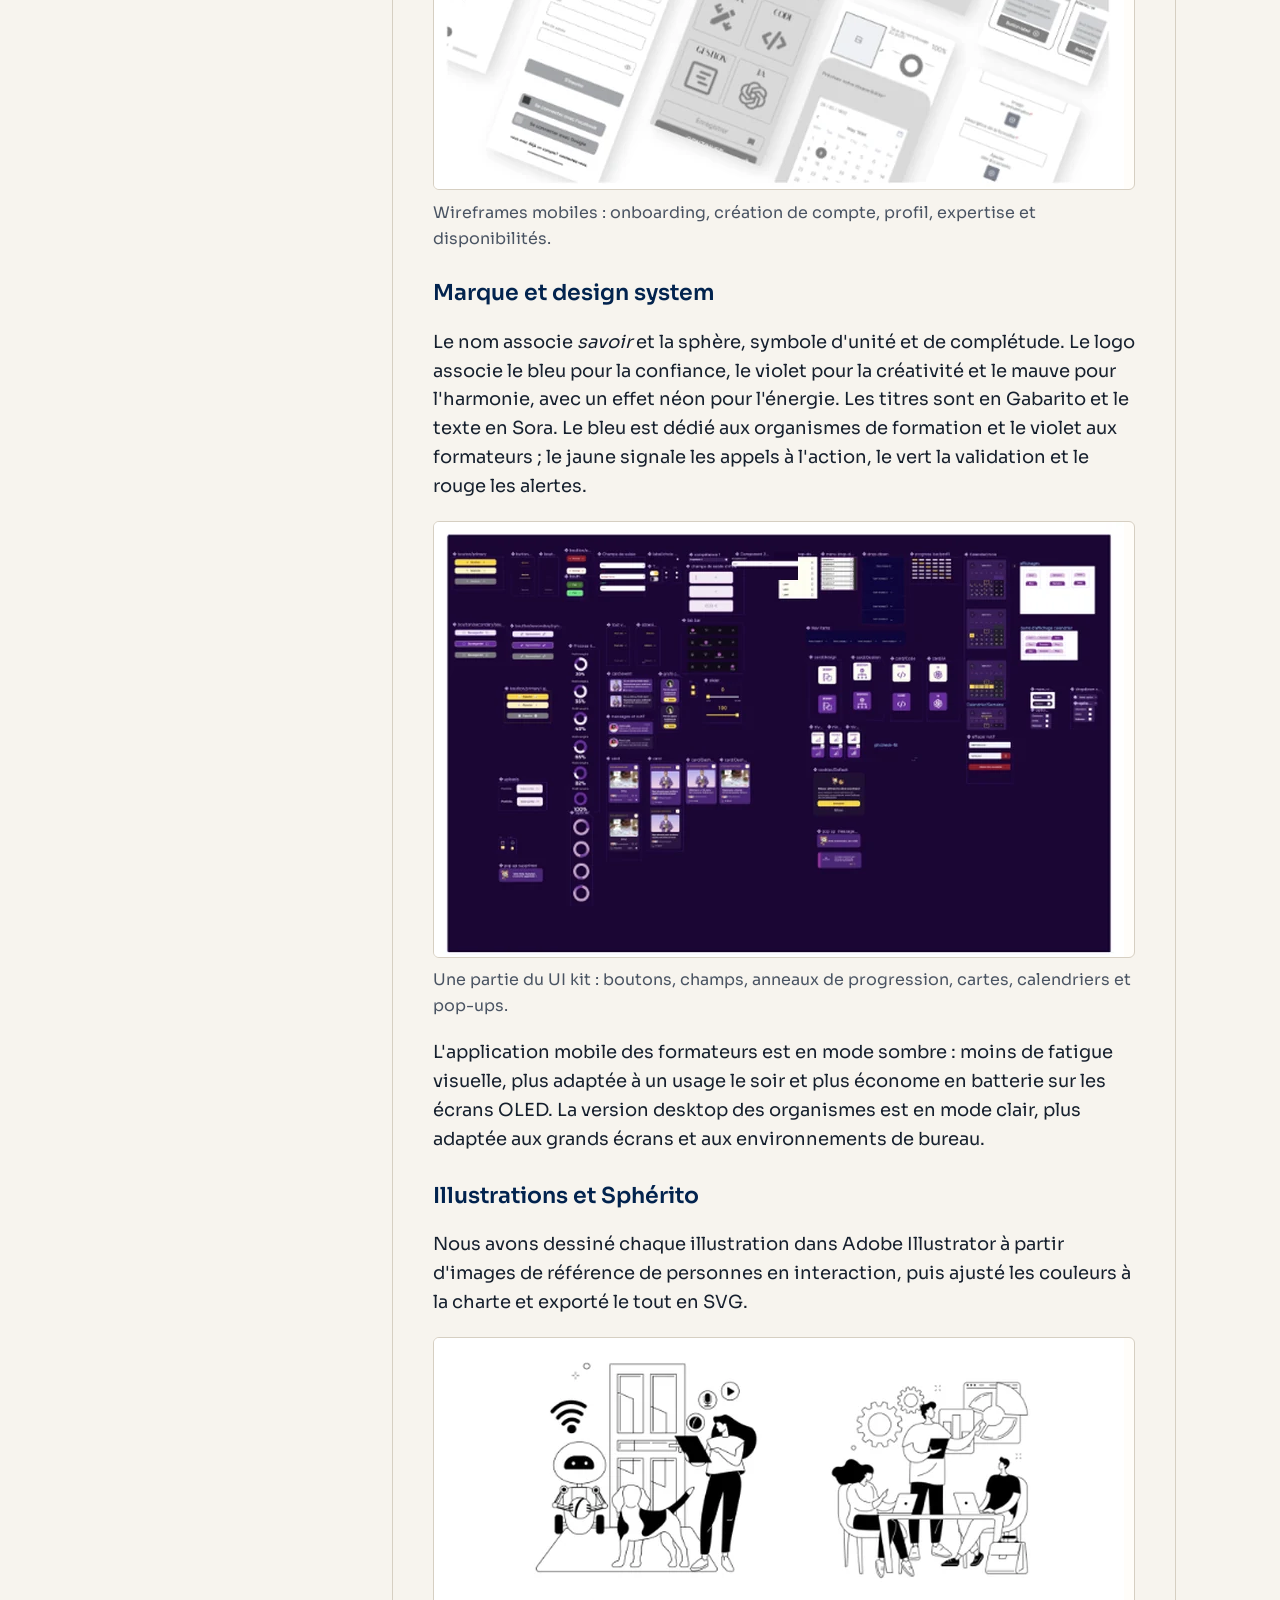
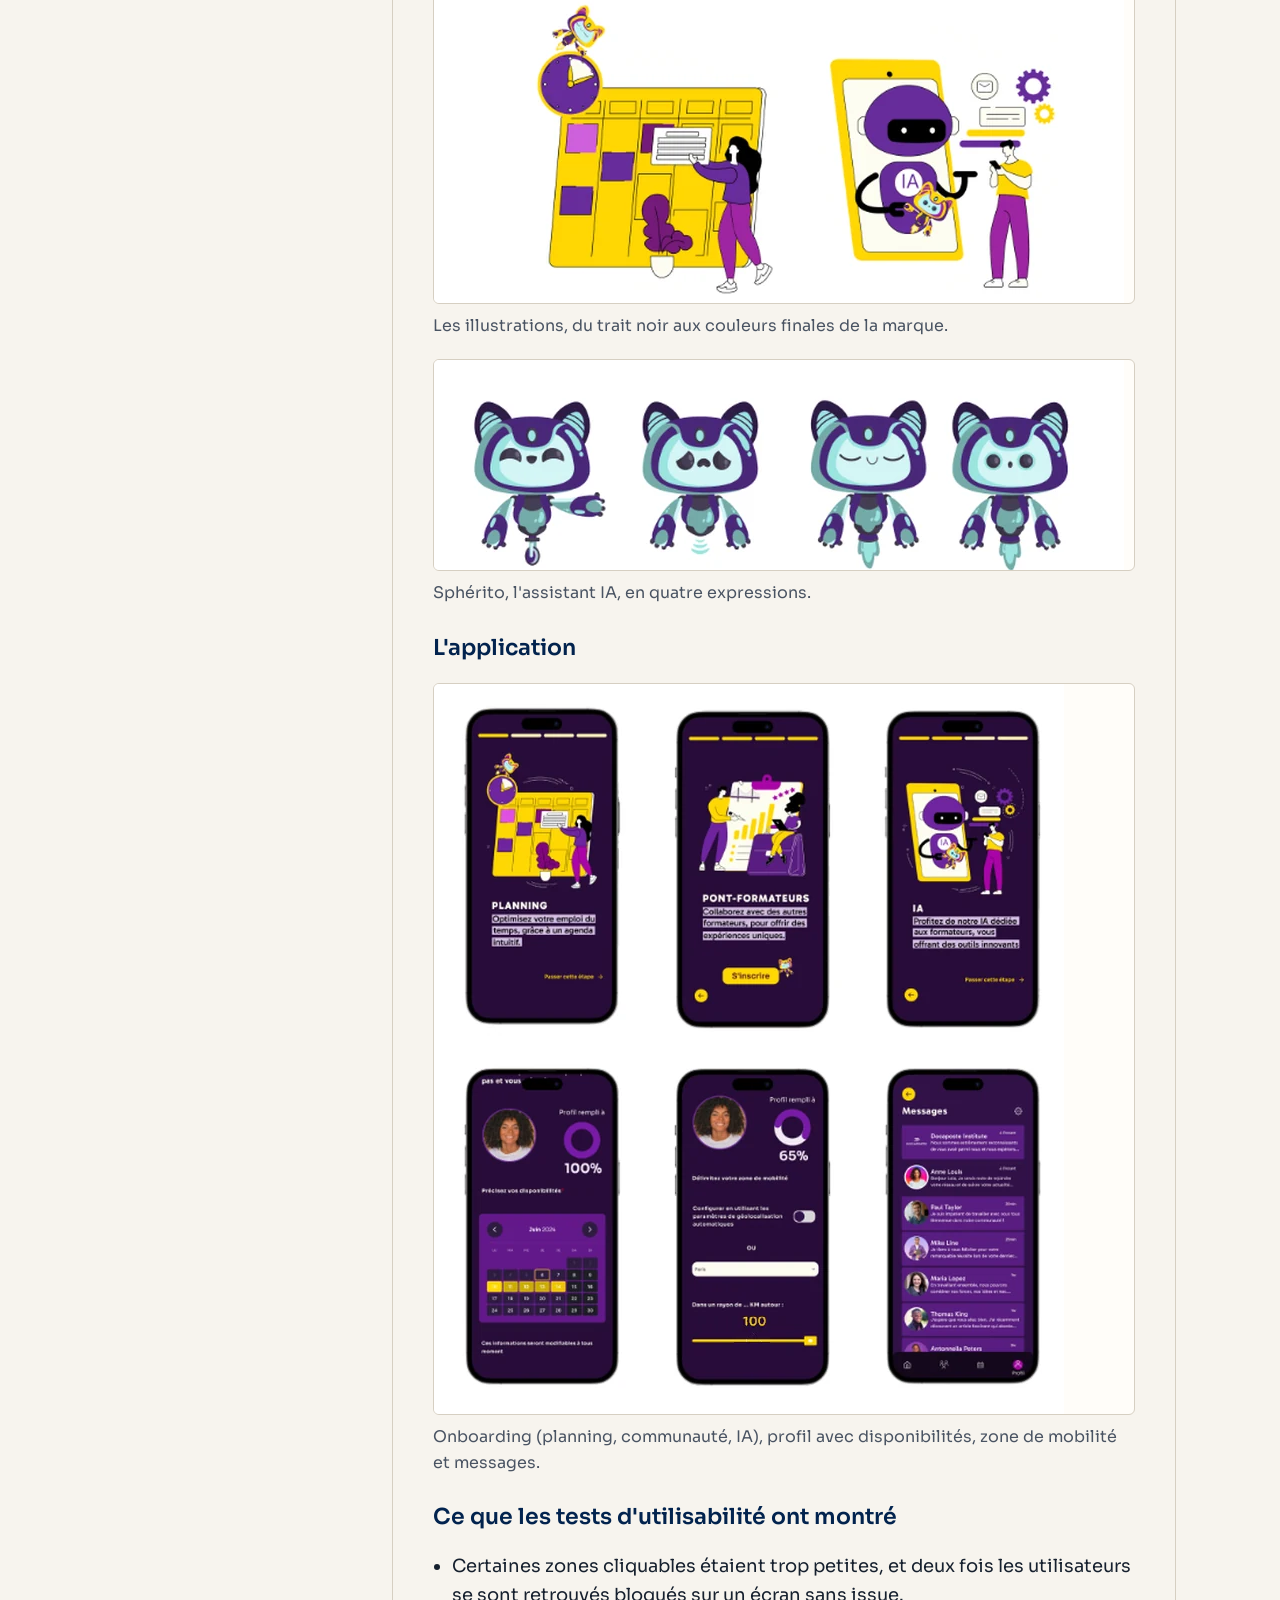
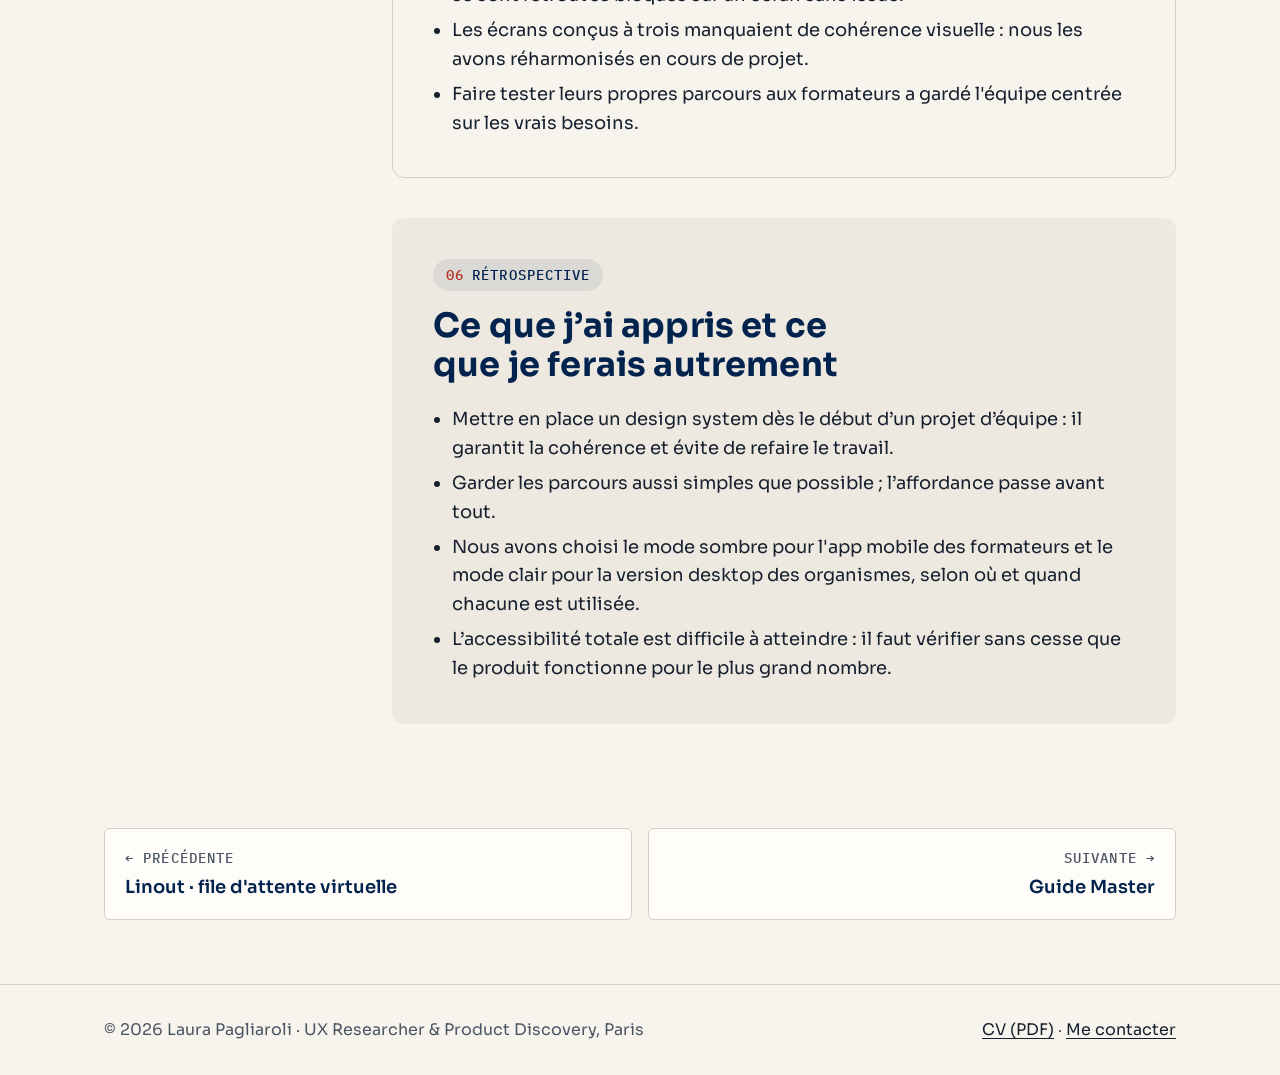
<file: case-studies/savoirsphere-teacher-app-fr.html>
<!DOCTYPE html>

<html lang="fr">
<head>
<meta charset="utf-8"/>
<meta content="width=device-width, initial-scale=1" name="viewport"/>
<title>Étude de cas SavoirSphère · Application de mise en relation de formateurs · Laura Pagliaroli</title>
<meta content="Étude de cas UX/UI : SavoirSphère, une application qui met en relation organismes de formation en technologie et formateurs freelance. Entretiens, personas, parcours utilisateur, benchmark, story mapping, design system, illustrations et assistant IA." name="description"/>
<meta content="Laura Pagliaroli" name="author"/>
<link href="https://laurapagliaroli.github.io/Portfolio/case-studies/savoirsphere-teacher-app-fr.html" rel="canonical"/>
<link href="https://laurapagliaroli.github.io/Portfolio/case-studies/savoirsphere-teacher-app.html" hreflang="en" rel="alternate"/>
<link href="https://laurapagliaroli.github.io/Portfolio/case-studies/savoirsphere-teacher-app-fr.html" hreflang="fr" rel="alternate"/>
<link href="https://laurapagliaroli.github.io/Portfolio/case-studies/savoirsphere-teacher-app.html" hreflang="x-default" rel="alternate"/>
<meta content="article" property="og:type"/>
<meta content="SavoirSphère : mettre en relation les formateurs freelance et les organismes qui les recrutent" property="og:title"/>
<meta content="Étude de cas UX/UI : SavoirSphère, une application qui met en relation organismes de formation en technologie et formateurs freelance. Entretiens, personas, parcours utilisateur, benchmark, story mapping, design system, illustrations et assistant IA." property="og:description"/>
<meta content="https://laurapagliaroli.github.io/Portfolio/assets/og-image.png" property="og:image"/>
<meta content="summary_large_image" name="twitter:card"/>
<link href="data:image/svg+xml,%3Csvg xmlns='http://www.w3.org/2000/svg' viewBox='0 0 64 64'%3E%3Crect width='64' height='64' rx='14' fill='%2302234E'/%3E%3Ctext x='32' y='43' font-size='30' font-weight='800' text-anchor='middle' fill='%23F7F4EE' font-family='Sora,Arial,sans-serif' letter-spacing='-1'%3ELP%3C/text%3E%3Crect x='14' y='50' width='36' height='4' rx='2' fill='%23FF5E4D'/%3E%3C/svg%3E" rel="icon"/>
<link href="https://fonts.googleapis.com" rel="preconnect"/>
<link crossorigin="" href="https://fonts.gstatic.com" rel="preconnect"/>
<link href="https://fonts.googleapis.com/css2?family=IBM+Plex+Mono:wght@400;500&amp;family=Sora:wght@400;500;600;700;800&amp;display=swap" rel="stylesheet"/>
<script>/* every page opens in light mode */document.documentElement.setAttribute("data-theme","light")</script>
<script>try{localStorage.setItem("lp-lang","fr")}catch(e){}</script>
<link href="../assets/styles.css" rel="stylesheet"/>
</head>
<body>
<a class="skip-link" href="#main">Aller au contenu</a>
<header class="site-header" id="top"><div class="container site-header__inner">
<a aria-label="Laura Pagliaroli, accueil" class="brand" href="../index.html">Laura Pagliaroli</a>
<button aria-controls="site-nav" aria-expanded="false" class="menu-toggle" id="menu-toggle" type="button">Menu</button>
<nav aria-label="Navigation principale" class="nav" id="site-nav"><a aria-current="true" href="../index.html#work">Études de cas</a><a href="../index.html#about">À propos</a><a href="../index.html#approach">Approche</a><a href="../index.html#contact">Contact</a></nav>
<div class="header-actions">
<button aria-pressed="false" class="theme-toggle" id="theme-toggle" type="button">
<svg aria-hidden="true" class="icon-moon" focusable="false" viewbox="0 0 24 24"><path d="M20 14.5A8.5 8.5 0 0 1 9.5 4a8.5 8.5 0 1 0 10.5 10.5Z" fill="none" stroke="currentColor" stroke-linejoin="round" stroke-width="1.8"></path></svg>
<svg aria-hidden="true" class="icon-sun" focusable="false" viewbox="0 0 24 24"><circle cx="12" cy="12" fill="none" r="4.2" stroke="currentColor" stroke-width="1.8"></circle><path d="M12 2.5v2.2M12 19.3v2.2M2.5 12h2.2M19.3 12h2.2M5.3 5.3l1.6 1.6M17.1 17.1l1.6 1.6M5.3 18.7l1.6-1.6M17.1 6.9l1.6-1.6" stroke="currentColor" stroke-linecap="round" stroke-width="1.8"></path></svg>
<span class="visually-hidden" id="theme-toggle-label">Passer en mode sombre</span>
</button><div aria-label="Langue" class="lang-switch" role="group"><a href="savoirsphere-teacher-app.html" hreflang="en" lang="en"><span aria-hidden="true">EN</span><span class="visually-hidden">English</span></a><a aria-current="true" href="savoirsphere-teacher-app-fr.html" hreflang="fr" lang="fr"><span aria-hidden="true">FR</span><span class="visually-hidden">Français</span></a></div>

<a class="btn btn--primary btn--small btn--download" download="Laura_Pagliaroli_CV_UX_Researcher_FR.pdf" href="../assets/Laura_Pagliaroli_CV_UX_Researcher_FR.pdf">CV (PDF)</a></div>
</div></header>
<main id="main">
<section aria-labelledby="cs-title" class="cs-hero"><div aria-hidden="true" class="waves"><svg focusable="false" preserveaspectratio="xMaxYMin slice" viewbox="0 0 800 520"><defs><pattern height="24" id="sg-cs" patternunits="userSpaceOnUse" width="48"><g class="scale"><circle cx="0" cy="12" r="23"></circle><circle cx="0" cy="12" r="17"></circle><circle cx="0" cy="12" r="11"></circle><circle cx="0" cy="12" r="5"></circle><circle cx="48" cy="12" r="23"></circle><circle cx="48" cy="12" r="17"></circle><circle cx="48" cy="12" r="11"></circle><circle cx="48" cy="12" r="5"></circle><circle cx="24" cy="24" r="23"></circle><circle cx="24" cy="24" r="17"></circle><circle cx="24" cy="24" r="11"></circle><circle cx="24" cy="24" r="5"></circle></g></pattern><lineargradient id="fade-cs" x1="1" x2="0" y1="0" y2="0.3"><stop offset="0" stop-color="#fff"></stop><stop offset="0.35" stop-color="#fff" stop-opacity="0.7"></stop><stop offset="0.8" stop-color="#fff" stop-opacity="0"></stop></lineargradient><mask id="m-cs"><rect fill="url(#fade-cs)" height="520" width="800"></rect></mask></defs><rect fill="url(#sg-cs)" height="520" mask="url(#m-cs)" width="800"></rect></svg></div>
<div class="container cs-hero__inner">
<nav aria-label="Fil d’Ariane" class="breadcrumb"><ol><li><a href="../index.html">Accueil</a></li><li><a href="../index.html#work">Études de cas</a></li><li aria-current="page">SavoirSphère</li></ol></nav>
<p class="label label--coral">Étude de cas · EdTech · App mobile &amp; desktop</p>
<h1 id="cs-title">SavoirSphère : mettre en relation les formateurs freelance et les organismes qui les recrutent</h1>
<dl class="facts"><div><dt>Contexte</dt><dd>Bootcamp UX/UI Docaposte · projet fil rouge</dd></div><div><dt>Mon rôle</dt><dd>UX/UI designer</dd></div><div><dt>Durée</dt><dd>12 semaines · 2024</dd></div><div><dt>Équipe</dt><dd>3 UX/UI designers, en agile</dd></div></dl>
<ul aria-label="Méthodes utilisées" class="tags"><li>Entretiens · n = 8</li><li>Personas</li><li>Parcours utilisateur</li><li>Benchmark</li><li>Story mapping</li><li>Crazy 8</li><li>Design system</li><li>Tests utilisateurs</li></ul>
</div></section>
<section aria-label="Points clés du projet" class="cs-highlight">
<div class="container cs-highlight__inner">
<figure class="cs-highlight__media"><img alt="SavoirSphère sur un ordinateur pour les organismes de formation et sur deux téléphones en mode sombre pour les formateurs." decoding="async" fetchpriority="high" height="444" src="../assets/hero-savoirsphere.webp" width="710"/></figure>
<div class="cs-highlight__facts">
<p class="cs-highlight__time"><span>2</span> min de lecture</p>
<dl class="cs-highlight__metrics"><div><dt>8</dt><dd>formateurs freelance interrogés</dd></div><div><dt>12</dt><dd>semaines, des entretiens au prototype testé</dd></div><div><dt>2</dt><dd>produits : mobile pour les formateurs, desktop pour les organismes</dd></div></dl>
<div class="cs-highlight__shows"><h2>Ce que ce projet montre</h2><ul><li>Un produit mené des entretiens jusqu'à un design system complet</li><li>Modes sombre et clair choisis selon le contexte d'usage</li><li>Un assistant d'IA générative conçu comme une mascotte</li></ul></div>
</div>
</div>
</section>
<div class="container cs-layout">
<nav aria-label="Sur cette page" class="toc"><p class="label">Sur cette page</p><ol><li><a href="#tldr">Cadrage</a></li><li><a href="#context">Contexte</a></li><li><a href="#approach">Méthode</a></li><li><a href="#synthesis">Données</a></li><li><a href="#insights">Insights clés</a></li><li><a href="#impact">Solution et design</a></li><li><a href="#learned">Ce que j’ai appris</a></li></ol></nav>
<article class="cs-body">
<section aria-labelledby="tldr-title" class="cs-section" id="tldr"><div class="tldr-box"><h2 class="label" id="tldr-title">Cadrage</h2><ol><li><b>Problème</b><span>Les formateurs freelance jonglent avec plusieurs agendas, se sentent isolés et perdent du temps sur des tâches répétitives ; les organismes de formation manquent de visibilité sur leurs disponibilités.</span></li><li><b>Ce que j’ai fait</b><span>Un cycle de design thinking complet à trois : entretiens avec 8 formateurs, personas, parcours utilisateur, benchmark, story mapping, wireframes, design system, illustrations et tests d'utilisabilité.</span></li><li><b>Impact</b><span>Une application mobile pour les formateurs et une version desktop pour les organismes : un agenda synchronisé, une communauté de formateurs et un assistant IA, Sphérito.</span></li></ol></div></section>
<section aria-labelledby="context-title" class="cs-section cs-panel" id="context"><p class="cs-kicker"><span aria-hidden="true">01</span> Contexte</p><h2 id="context-title">Contexte et question</h2><figure class="figure"><div class="figure__frame"><img alt="Maquettes de SavoirSphère : un ordinateur portable affiche le planning avec des demandes codées par couleur (en attente, en validation, validée, refusée), et deux téléphones en mode sombre montrent un profil de formateur et les événements à venir. Une mascotte robot violette et jaune est en haut." decoding="async" height="472" loading="lazy" src="../assets/savoirsphere-hero.webp" width="710"/></div><figcaption>SavoirSphère sur desktop pour les organismes de formation et sur mobile, en mode sombre, pour les formateurs.</figcaption></figure><p>Pendant le bootcamp UX/UI de Docaposte, nous avons conçu une application qui met en relation les organismes de formation en technologie et les formateurs qu'ils souhaitent recruter. Elle propose deux profils d'accès, un pour les organismes et un pour les formateurs, chacun avec son tableau de bord et ses fonctionnalités.</p><p><strong>Cible :</strong> les formateurs freelance et les organismes de formation.</p><p class="question">Comment créer un espace simple et intuitif où formateurs et organismes de formation se trouvent et suivent leurs missions ?</p><p><strong>Proposition de valeur :</strong> une mise en relation plus large entre formateurs, et un moyen simple de suivre leurs tâches.</p></section><section aria-labelledby="approach-title" class="cs-section cs-panel cs-panel--alt" id="approach"><p class="cs-kicker"><span aria-hidden="true">02</span> Méthode</p><h2 id="approach-title">Approche et méthodologie</h2><p>Nous avons suivi un processus de design thinking sur 12 semaines : 8 semaines d'UX, puis 4 semaines d'UI.</p><details class="more"><summary>Afficher le tableau détaillé</summary><div aria-label="Processus de design thinking, tableau défilant" class="method-table-wrap" role="region" tabindex="0"><table class="method-table"><caption class="visually-hidden">Phases et méthodes du design thinking</caption><thead><tr><th scope="col">Phase</th><th scope="col">Méthodes</th><th scope="col">Quand</th></tr></thead><tbody><tr><td>Empathie</td><td>Recherche utilisateur, questionnaire, insights</td><td>Semaines 1–3</td></tr><tr><td>Définition</td><td>Personas, parcours utilisateur, story mapping, définition du problème</td><td>Semaines 2–5</td></tr><tr><td>Idéation</td><td>Benchmark, architecture de l'information, brainstorming, Crazy 8, user flow, MVP</td><td>Semaines 5–8</td></tr><tr><td>Prototype</td><td>Wireframes, UI kit, design system, prototype</td><td>Semaines 9–11</td></tr><tr><td>Test</td><td>Tests d'utilisabilité et améliorations</td><td>Semaines 11–12</td></tr></tbody></table></div></details><ul aria-label="La recherche en chiffres" class="protocol"><li><strong>8</strong><span>formateurs interrogés (5 femmes, 3 hommes)</span></li><li><strong>2</strong><span>personas</span></li><li><strong>3</strong><span>plateformes analysées</span></li><li><strong>5</strong><span>fonctionnalités dans le MVP</span></li></ul><h3>Story mapping et MVP</h3><p>Le story mapping nous a aidés à organiser et prioriser les user stories. Le MVP devait contenir au minimum :</p><ul><li>L'onboarding</li><li>Un profil personnel</li><li>La planification et l'emploi du temps</li><li>Les notifications et messages</li><li>Créer et publier une fiche de formation</li></ul></section><section aria-labelledby="synthesis-title" class="cs-section cs-panel" id="synthesis"><p class="cs-kicker"><span aria-hidden="true">03</span> Données</p><h2 id="synthesis-title">Personas et parcours utilisateur</h2><p>Nous avons analysé les entretiens par thème (outils, formation et communauté, nouvelles technologies), côté formateurs et côté organismes, puis construit deux personas.</p><div class="offers"><article class="offer"><p class="label label--coral">Persona 1</p><h4>Lola, 37 ans, formatrice freelance</h4><p>Formatrice en design thinking depuis 10 ans, auto-entrepreneuse. Elle veut faire évoluer ses compétences et mieux organiser son travail malgré des plannings instables.</p><ul><li>Des plannings de formation instables et des validations de dernière minute</li><li>Les annulations et le nombre insuffisant de stagiaires</li><li>Des outils dispersés, le manque de temps, aucun échange avec des collègues</li></ul></article><article class="offer"><p class="label label--coral">Persona 2</p><h4>Mélissa, 45 ans, responsable pédagogique</h4><p>15 ans dans un organisme de formation. Elle veut un tableau de bord qui réunit les informations clés pour piloter la pédagogie au quotidien.</p><ul><li>Aucune visibilité sur le planning des formateurs</li><li>Gérer les imprévus, entre distanciel et présentiel</li><li>Aucun outil pour remplacer rapidement un formateur absent</li></ul></article></div><h3>Parcours utilisateur : gérer ses notifications</h3><figure class="figure"><div class="figure__frame"><img alt="Parcours utilisateur de Lola, formatrice qui reçoit 6 notifications différentes. Colonnes : réception, lecture, classement par priorité, réponse, sortie de l'espace notifications. Lignes : actions, tâches et pistes d'amélioration, avec une courbe d'émotion qui baisse pendant le classement et la réponse, puis remonte à la fin." decoding="async" height="530" loading="lazy" src="../assets/savoirsphere-journey.webp" width="580"/></div><figcaption>Parcours de Lola qui gère six notifications : son humeur baisse au moment de trier et de répondre, ce qui montre où agir.</figcaption></figure><p>Lola attend un contrôle total sur ses notifications (les activer, les désactiver, couper le son), de voir d'un coup d'œil qui lui écrit, et un affichage clair. Un second parcours, accepter une demande, a montré le besoin de modèles de réponse.</p></section><section aria-labelledby="insights-title" class="cs-section cs-panel cs-panel--alt" id="insights"><p class="cs-kicker"><span aria-hidden="true">04</span> Insights clés</p><h2 id="insights-title">Insights clés et benchmark</h2><ol class="insights"><li class="insight"><span aria-hidden="true" class="insight__id">I-01</span><div class="insight__body"><h3><span class="visually-hidden">Insight 1 : </span>Les formateurs se sentent isolés</h3><p>Les formateurs freelance regrettent de ne pas pouvoir échanger leurs bonnes pratiques entre pairs.</p><dl class="chain"><div><dt>Preuve</dt><dd>Entretiens · n = 8</dd></div><div><dt>Décision</dt><dd>Créer une communauté dédiée : partage, webinaires, bonnes pratiques</dd></div><div><dt>Résultat</dt><dd>Un espace communauté dans l'application</dd></div></dl></div></li><li class="insight"><span aria-hidden="true" class="insight__id">I-02</span><div class="insight__body"><h3><span class="visually-hidden">Insight 2 : </span>Un seul agenda pour tout, sans exposer sa vie privée</h3><p>Les activités sont dispersées dans plusieurs outils, et les événements personnels doivent rester privés.</p><dl class="chain"><div><dt>Preuve</dt><dd>Entretiens + personas</dd></div><div><dt>Décision</dt><dd>Un espace de travail modulable qui synchronise les agendas, avec des widgets</dd></div><div><dt>Résultat</dt><dd>Un planning synchronisé dans le MVP</dd></div></dl></div></li><li class="insight"><span aria-hidden="true" class="insight__id">I-03</span><div class="insight__body"><h3><span class="visually-hidden">Insight 3 : </span>Les tâches récurrentes sont pénibles</h3><p>Rédiger des fiches de formation et répondre aux e-mails prend du temps sur l'enseignement.</p><dl class="chain"><div><dt>Preuve</dt><dd>Entretiens + parcours utilisateur</dd></div><div><dt>Décision</dt><dd>Un assistant d'IA générative intégré à l'application</dd></div><div><dt>Résultat</dt><dd>Sphérito, la mascotte IA</dd></div></dl></div></li></ol><h3>Benchmark</h3><p>Nous avons comparé des plateformes de mise en relation plutôt que des outils de formation uniquement : Litmos, Superprof et Malt. Nous avons retenu la création de profil par étapes, un tableau de bord synthétique, la gamification de la progression, des catégories de filtres et, pour une V2, la comparaison de profils dans le catalogue.</p></section><section aria-labelledby="impact-title" class="cs-section cs-panel" id="impact"><p class="cs-kicker"><span aria-hidden="true">05</span> Solution</p><h2 id="impact-title">Solution, design system et application</h2><h3>La solution</h3><ul><li><strong>Un espace de travail modulable</strong> qui synchronise plusieurs agendas, avec des widgets pour rendre l'interface agréable.</li><li><strong>Une communauté</strong> pour partager des informations, organiser des webinaires et échanger les bonnes pratiques.</li><li><strong>Sphérito</strong>, une mascotte d'IA générative qui aide à rédiger les fiches de formation et les réponses aux e-mails.</li></ul><h3>Wireframes</h3><figure class="figure"><div class="figure__frame"><img alt="Wireframes mobiles en gris : écrans d'onboarding, création de compte, complétion du profil avec un anneau de progression, choix de l'expertise (design, code, gestion, IA), calendrier des disponibilités et liste de demandes." decoding="async" height="530" loading="lazy" src="../assets/savoirsphere-wireframes.webp" width="690"/></div><figcaption>Wireframes mobiles : onboarding, création de compte, profil, expertise et disponibilités.</figcaption></figure><h3>Marque et design system</h3><p>Le nom associe <em>savoir</em> et la sphère, symbole d'unité et de complétude. Le logo associe le bleu pour la confiance, le violet pour la créativité et le mauve pour l'harmonie, avec un effet néon pour l'énergie. Les titres sont en Gabarito et le texte en Sora. Le bleu est dédié aux organismes de formation et le violet aux formateurs ; le jaune signale les appels à l'action, le vert la validation et le rouge les alertes.</p><figure class="figure"><div class="figure__frame"><img alt="Vue d'ensemble du UI kit de SavoirSphère sur fond sombre : boutons, champs de saisie, listes déroulantes, interrupteurs, anneaux de progression, cartes, icônes, calendriers et pop-ups." decoding="async" height="435" loading="lazy" src="../assets/savoirsphere-ui-kit.webp" width="690"/></div><figcaption>Une partie du UI kit : boutons, champs, anneaux de progression, cartes, calendriers et pop-ups.</figcaption></figure><p>L'application mobile des formateurs est en mode sombre : moins de fatigue visuelle, plus adaptée à un usage le soir et plus économe en batterie sur les écrans OLED. La version desktop des organismes est en mode clair, plus adaptée aux grands écrans et aux environnements de bureau.</p><h3>Illustrations et Sphérito</h3><p>Nous avons dessiné chaque illustration dans Adobe Illustrator à partir d'images de référence de personnes en interaction, puis ajusté les couleurs à la charte et exporté le tout en SVG.</p><figure class="figure"><div class="figure__frame"><img alt="Quatre illustrations : deux au trait noir, une personne avec un robot et un chien, et une réunion d'équipe ; deux en violet et jaune, une femme qui organise un grand planning, et un robot IA dans un téléphone qui aide un homme." decoding="async" height="565" loading="lazy" src="../assets/savoirsphere-illustrations.webp" width="690"/></div><figcaption>Les illustrations, du trait noir aux couleurs finales de la marque.</figcaption></figure><figure class="figure"><div class="figure__frame"><img alt="Quatre expressions de Sphérito, une mascotte chat-robot violette et turquoise : qui salue, surprise, sereine les yeux fermés, et en vol." decoding="async" height="210" loading="lazy" src="../assets/savoirsphere-spherito.webp" width="690"/></div><figcaption>Sphérito, l'assistant IA, en quatre expressions.</figcaption></figure><h3>L'application</h3><figure class="figure"><div class="figure__frame"><img alt="Six écrans mobiles en mode sombre. En haut : trois écrans d'onboarding intitulés Planning, Pont-formateurs et IA. En bas : un profil rempli à 100 % avec un calendrier de disponibilités, un profil à 65 % avec une zone de mobilité de 100 km, et un écran de messages." decoding="async" height="730" loading="lazy" src="../assets/savoirsphere-app-screens.webp" width="630"/></div><figcaption>Onboarding (planning, communauté, IA), profil avec disponibilités, zone de mobilité et messages.</figcaption></figure><h3>Ce que les tests d'utilisabilité ont montré</h3><ul><li>Certaines zones cliquables étaient trop petites, et deux fois les utilisateurs se sont retrouvés bloqués sur un écran sans issue.</li><li>Les écrans conçus à trois manquaient de cohérence visuelle : nous les avons réharmonisés en cours de projet.</li><li>Faire tester leurs propres parcours aux formateurs a gardé l'équipe centrée sur les vrais besoins.</li></ul></section><section aria-labelledby="learned-title" class="cs-section cs-panel cs-panel--alt" id="learned"><p class="cs-kicker"><span aria-hidden="true">06</span> Rétrospective</p><h2 id="learned-title">Ce que j’ai appris et ce que je ferais autrement</h2><ul><li>Mettre en place un design system dès le début d’un projet d’équipe : il garantit la cohérence et évite de refaire le travail.</li><li>Garder les parcours aussi simples que possible ; l’affordance passe avant tout.</li><li>Nous avons choisi le mode sombre pour l'app mobile des formateurs et le mode clair pour la version desktop des organismes, selon où et quand chacune est utilisée.</li><li>L’accessibilité totale est difficile à atteindre : il faut vérifier sans cesse que le produit fonctionne pour le plus grand nombre.</li></ul></section>
</article></div>
<div class="container"><nav aria-label="Autres études de cas" class="pager">
<a class="prev" href="linout-virtual-waiting-queue-fr.html"><span class="label">← Précédente</span>Linout · file d'attente virtuelle</a>
<a class="next" href="guide-master-travel-app-fr.html"><span class="label">Suivante →</span>Guide Master</a>
</nav></div>
</main>
<a aria-label="Revenir en haut" class="to-top" href="#top" id="to-top"><svg aria-hidden="true" focusable="false" viewbox="0 0 24 24"><path d="M12 19V5M5.5 11.5 12 5l6.5 6.5" fill="none" stroke="currentColor" stroke-linecap="round" stroke-linejoin="round" stroke-width="2"></path></svg></a>
<footer class="site-footer"><div class="container site-footer__inner">
<span>© <span id="year">2026</span> Laura Pagliaroli · UX Researcher &amp; Product Discovery, Paris</span>
<span><a download="Laura_Pagliaroli_CV_UX_Researcher_FR.pdf" href="../assets/Laura_Pagliaroli_CV_UX_Researcher_FR.pdf">CV (PDF)</a> · <a href="../index.html#contact">Me contacter</a></span>
</div></footer>
<script src="../assets/main.js"></script>
</body>
</html>
</file>
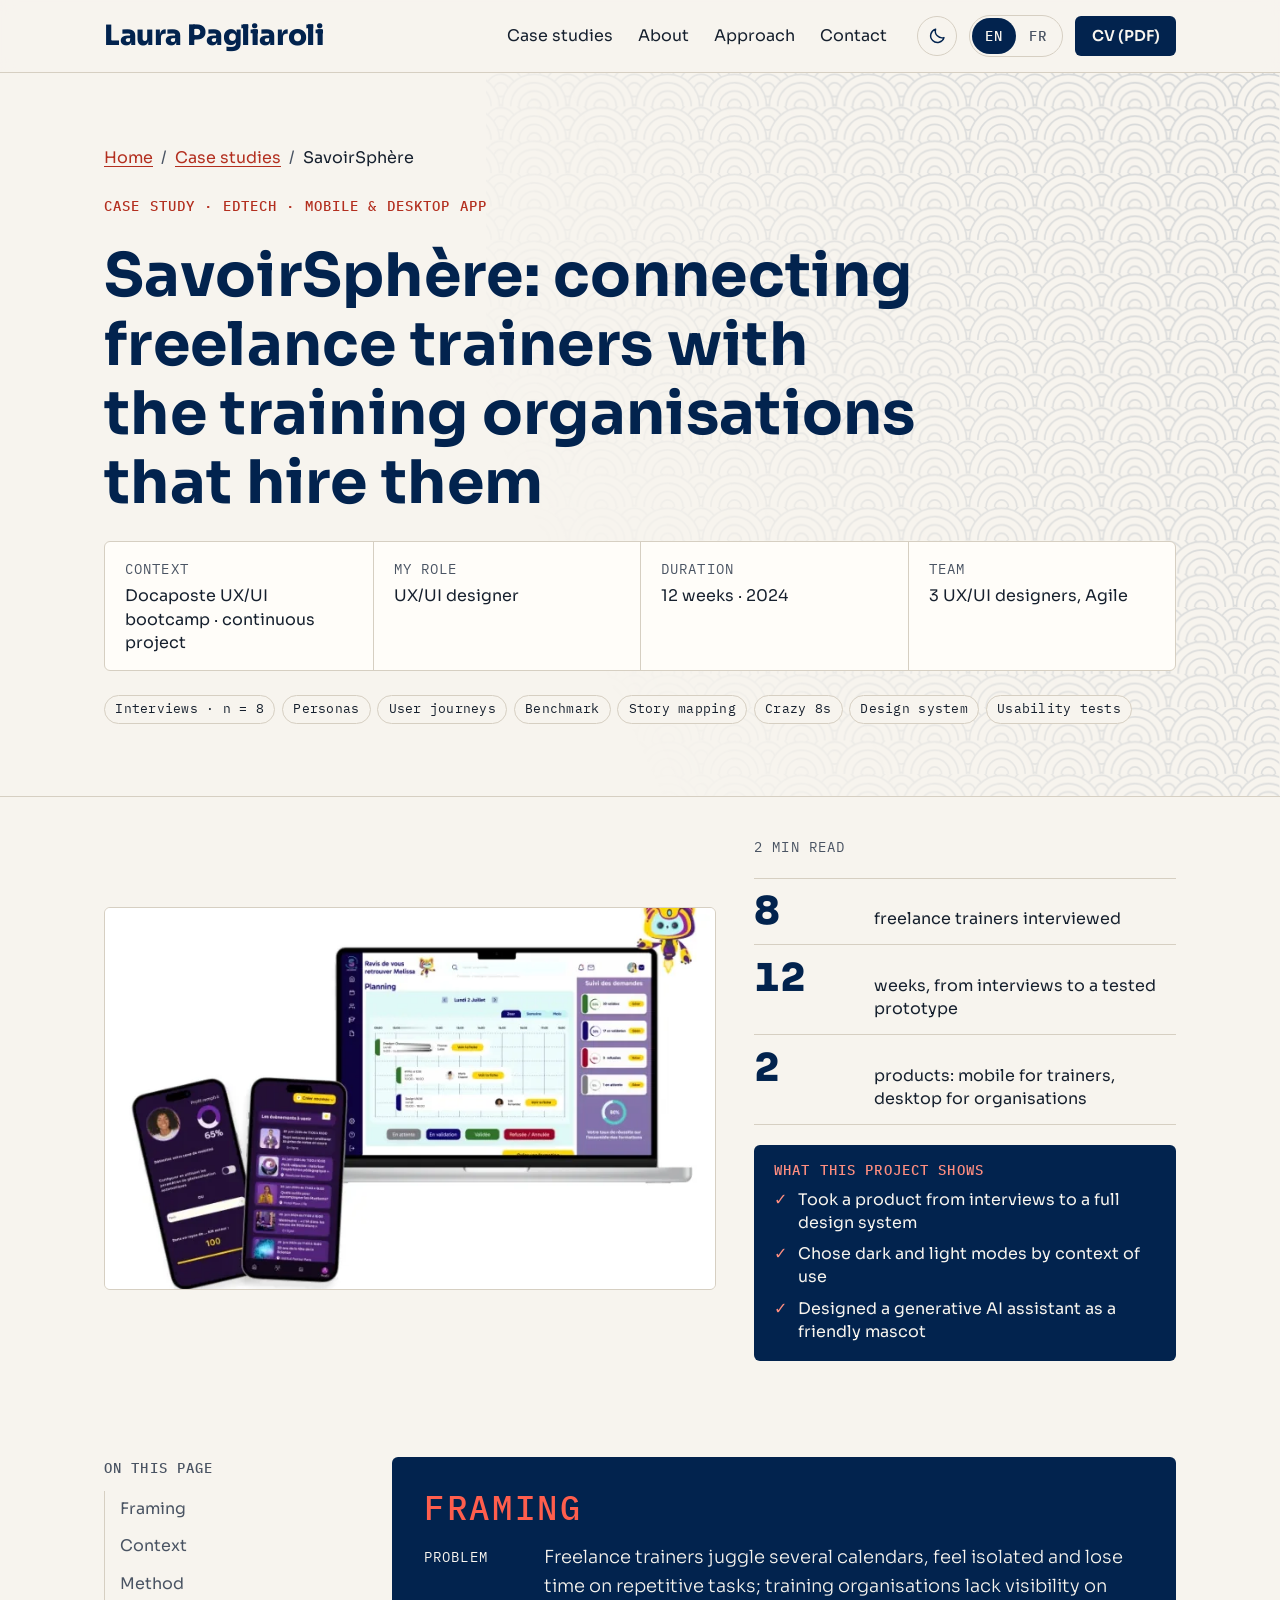
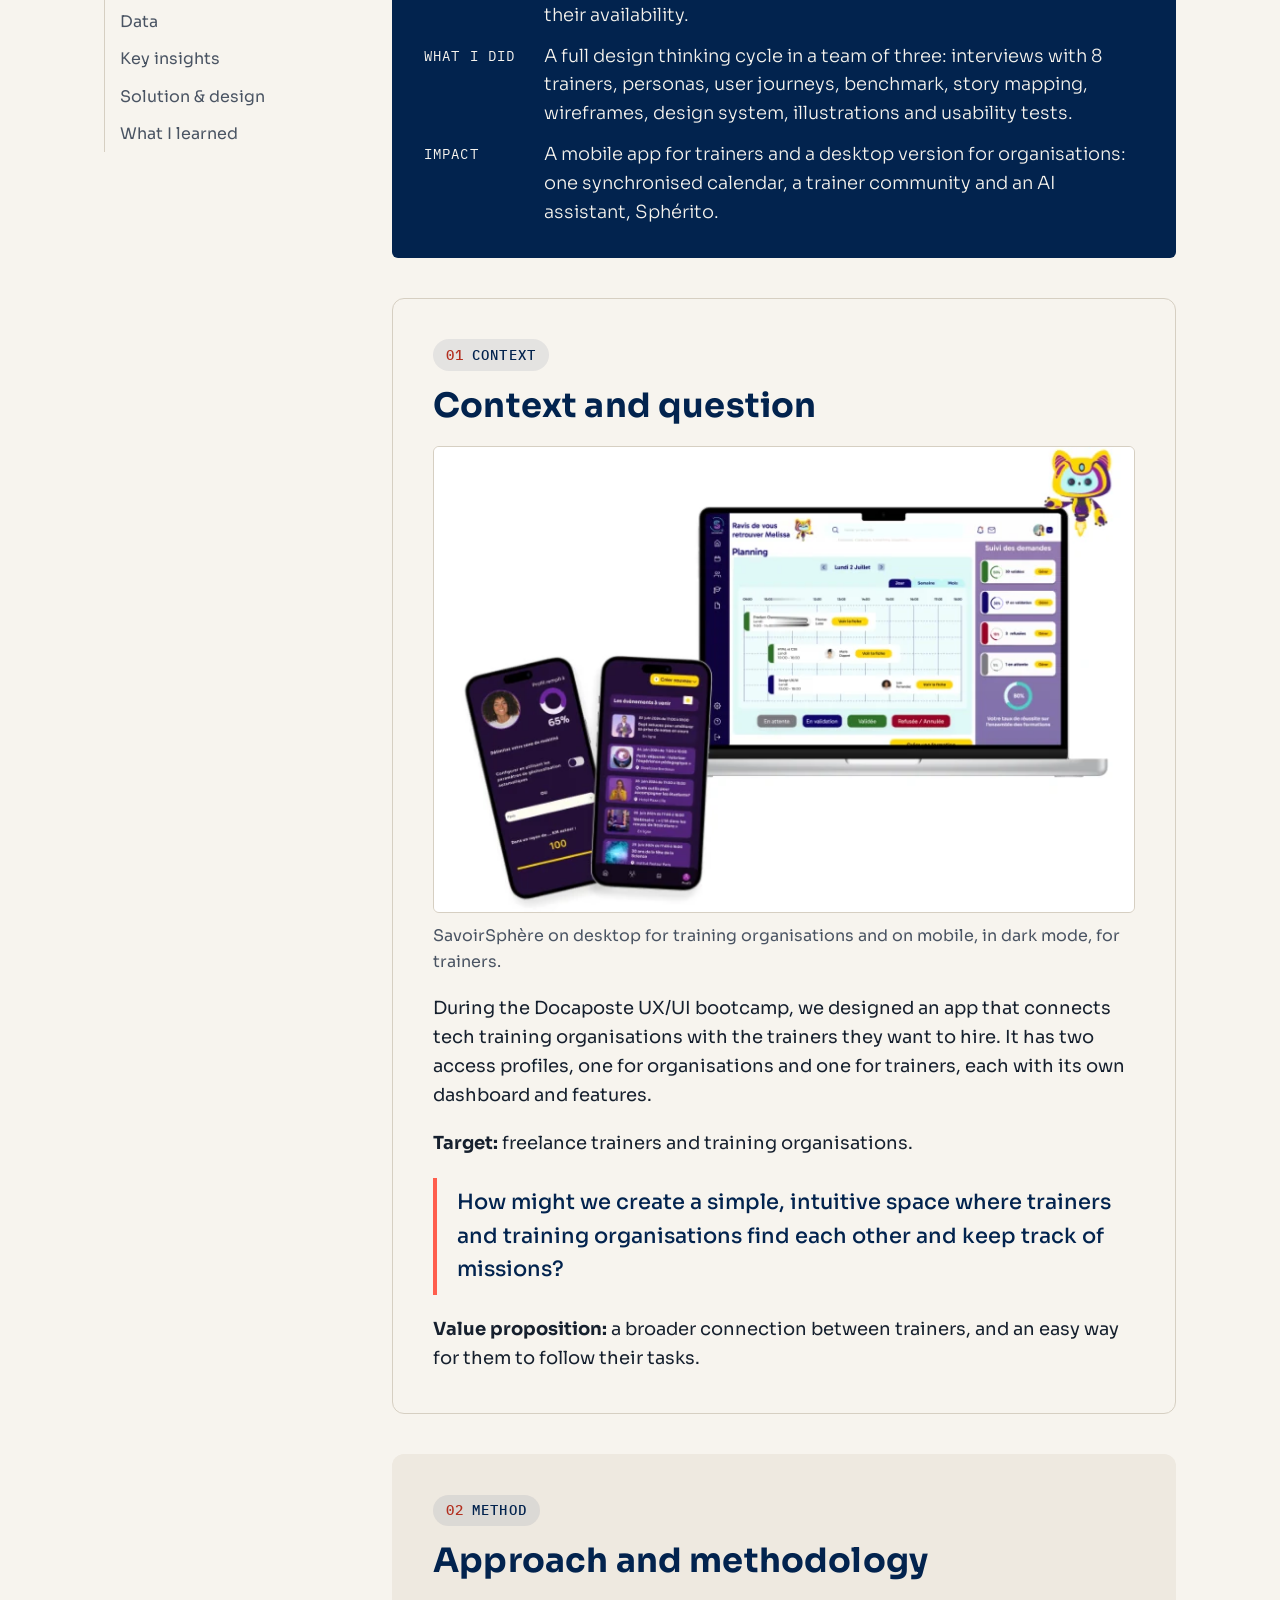
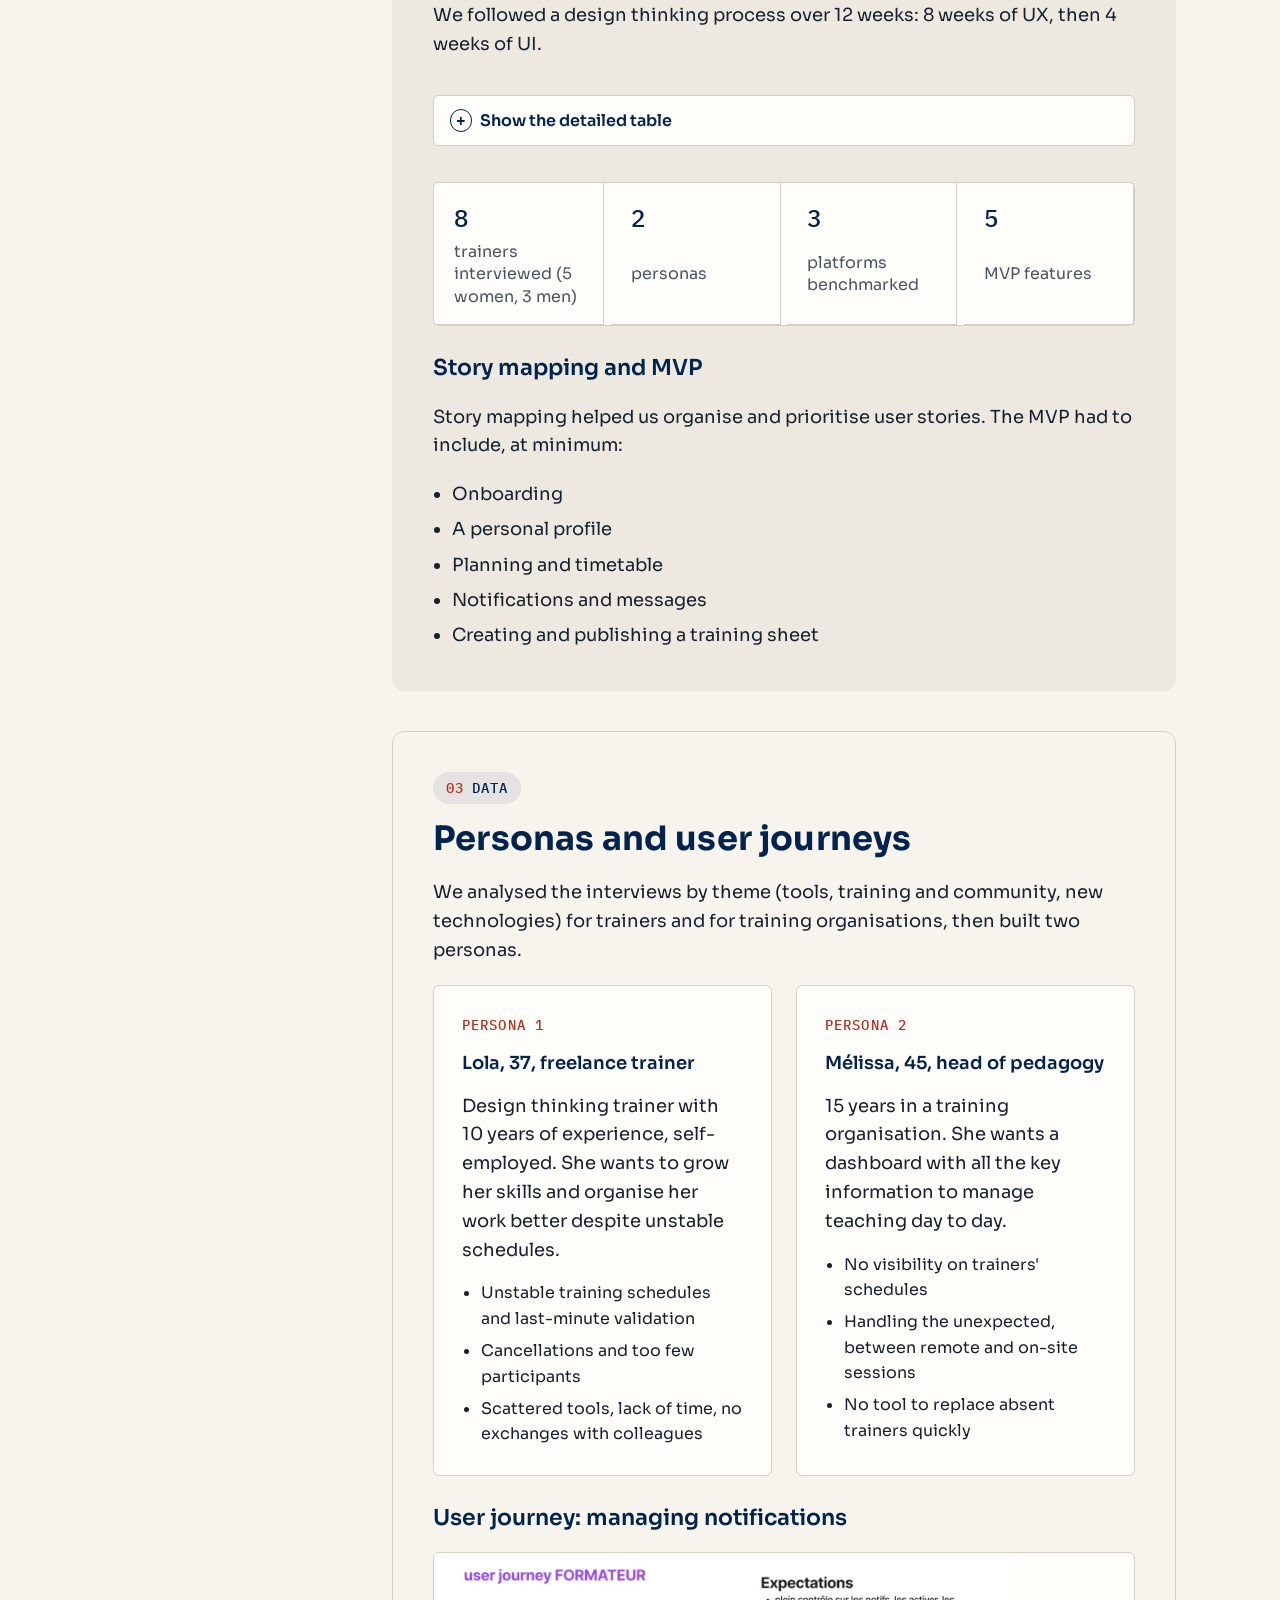
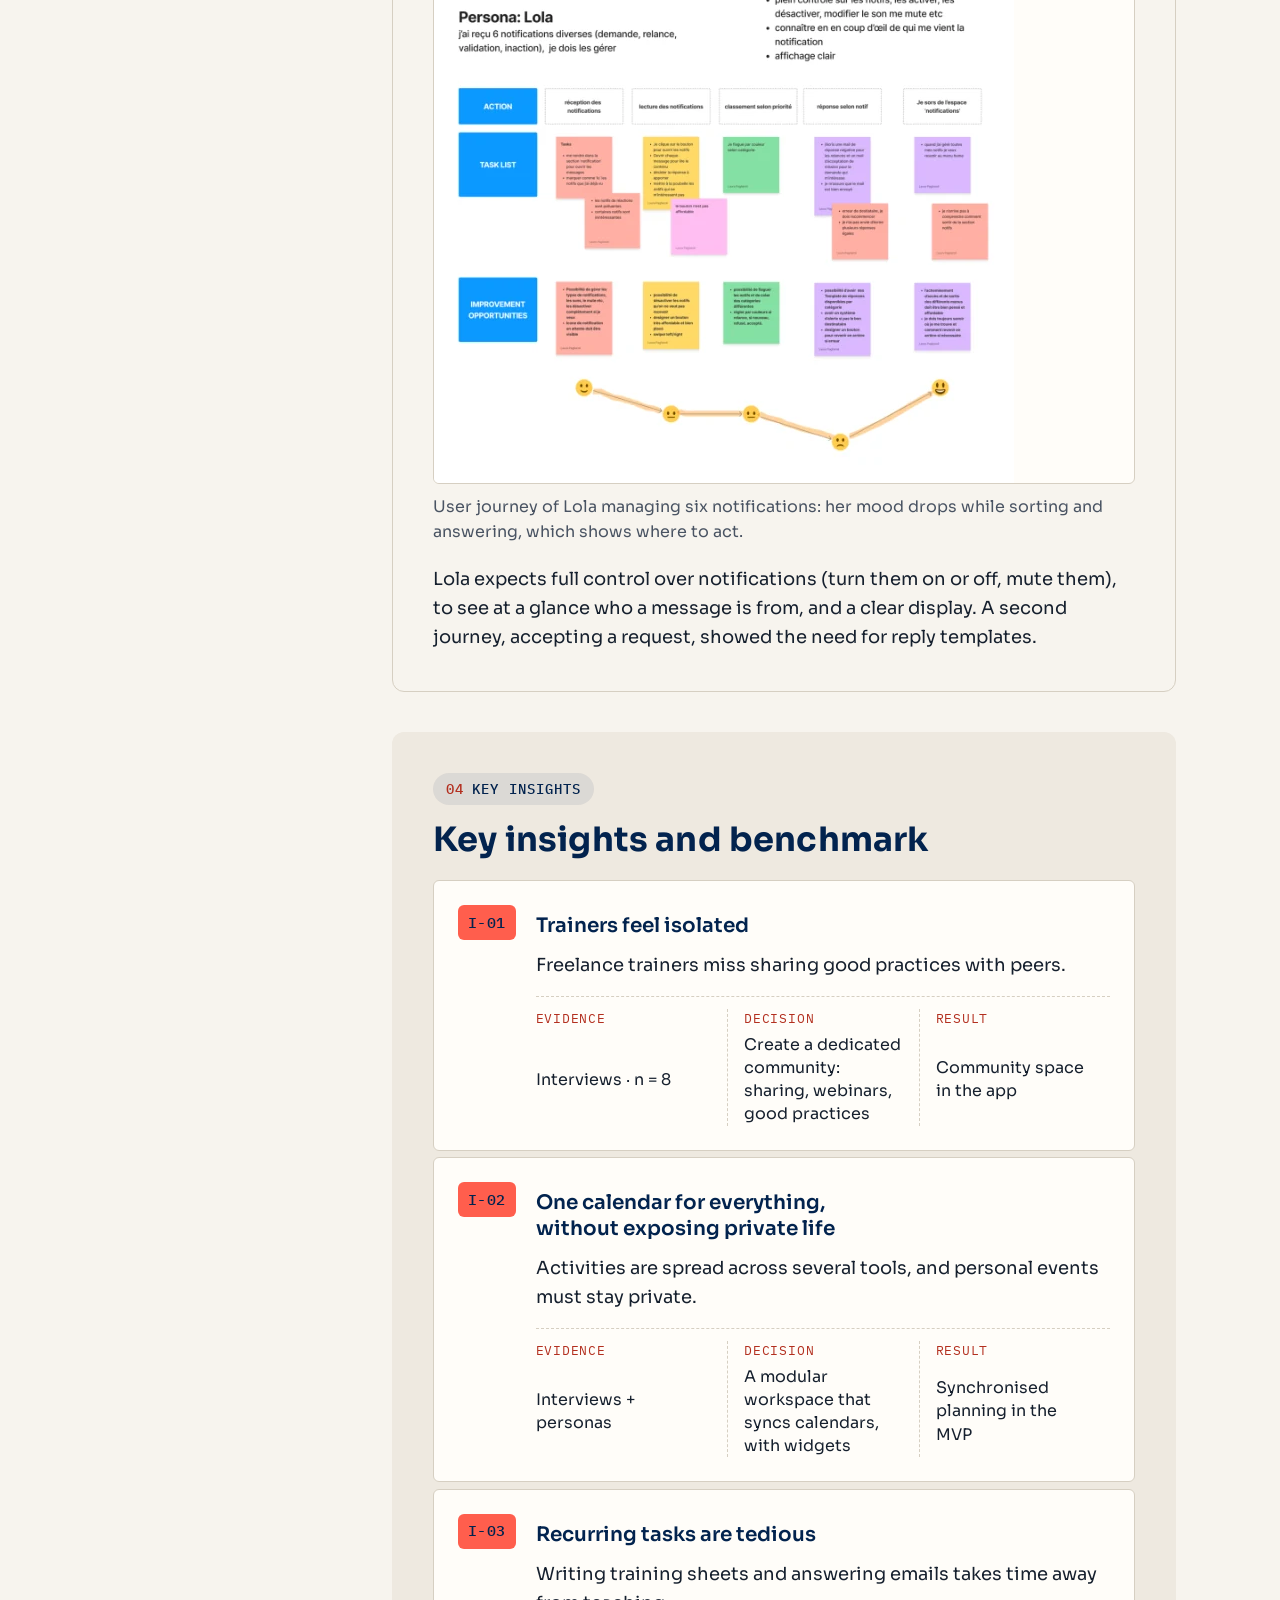
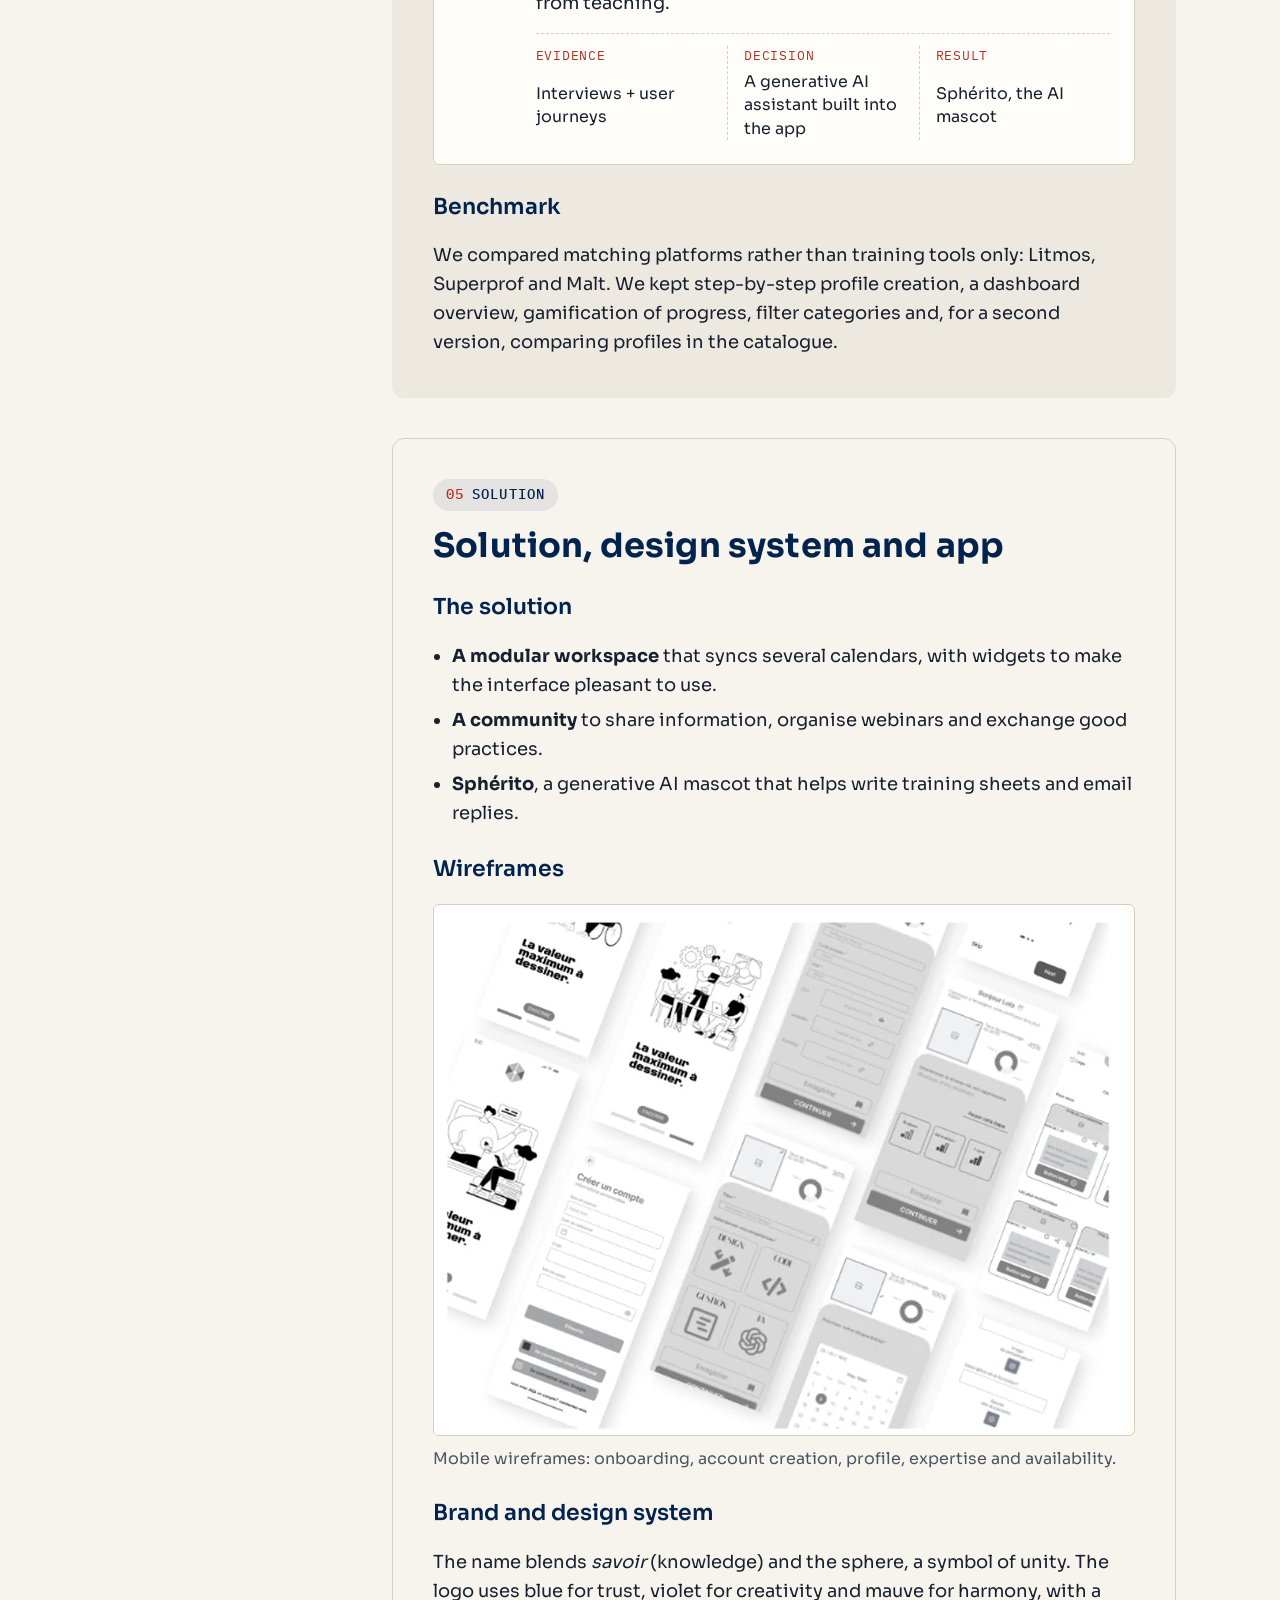
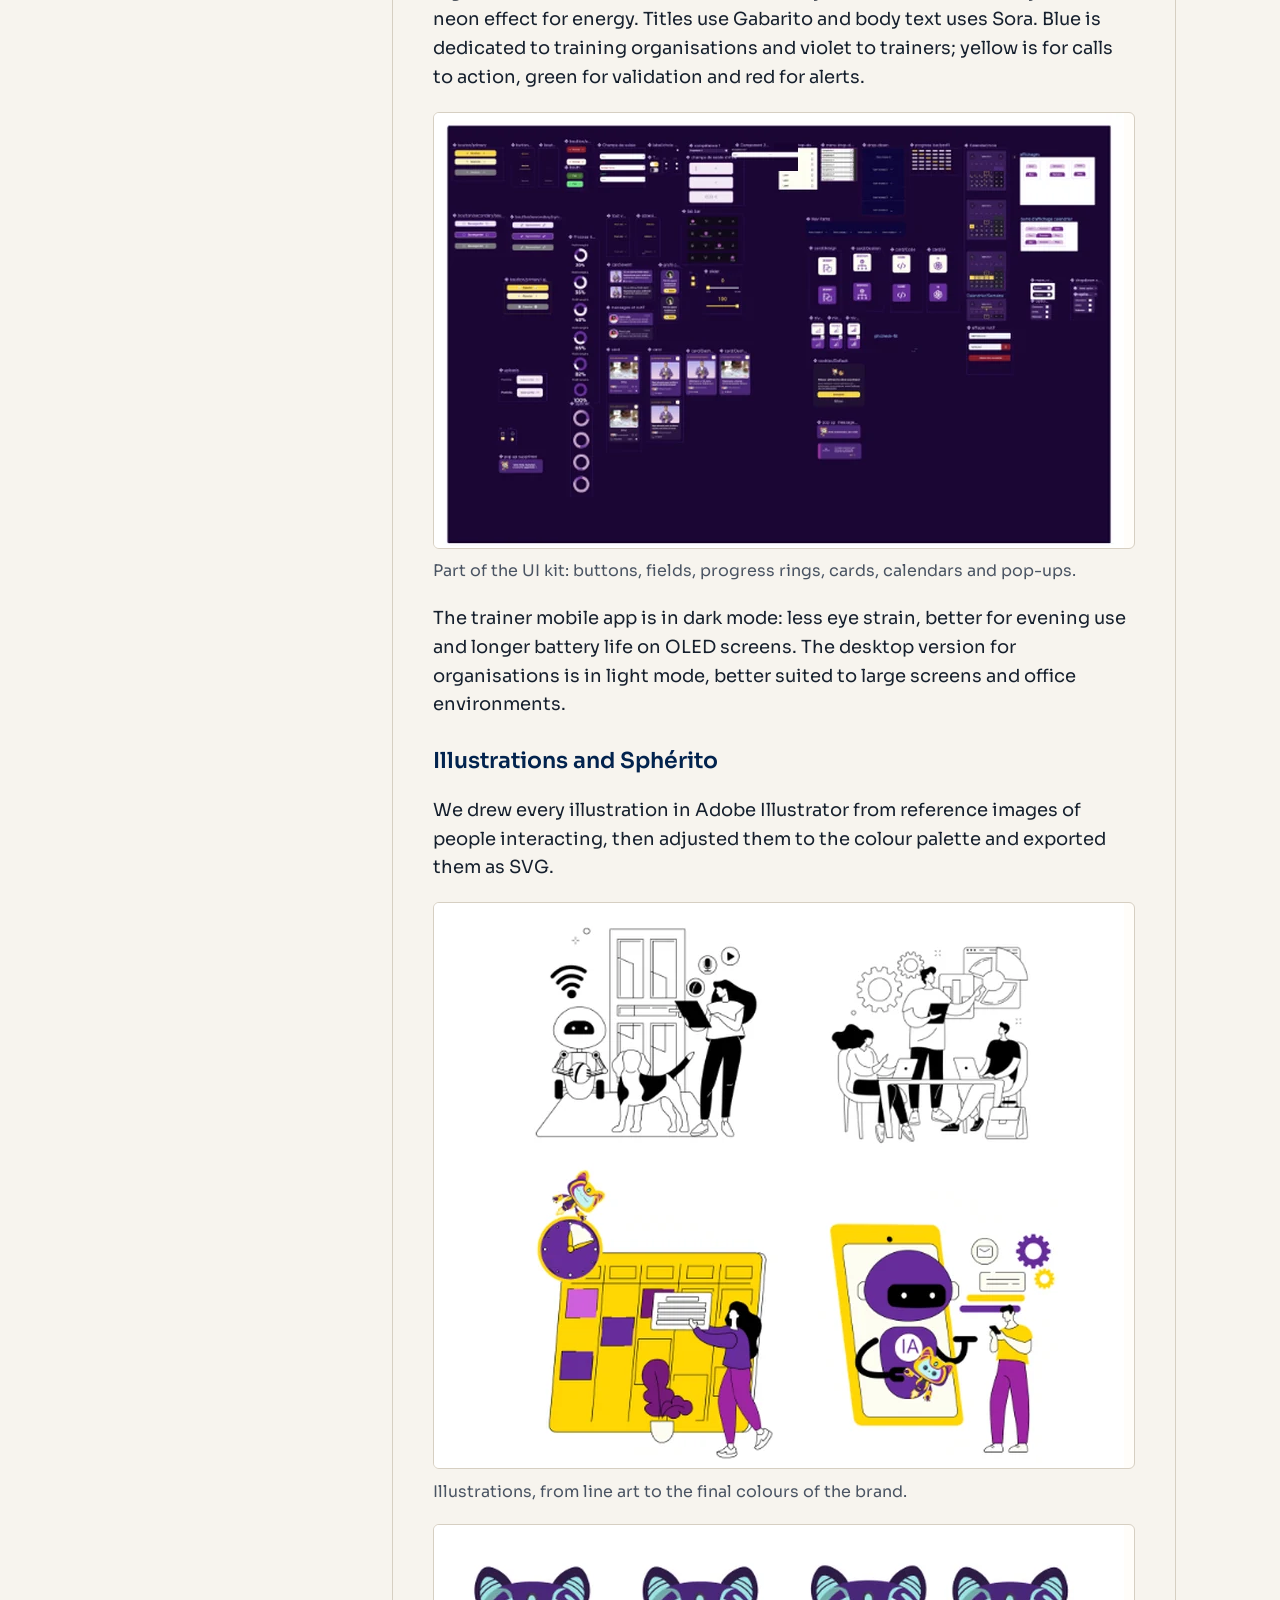
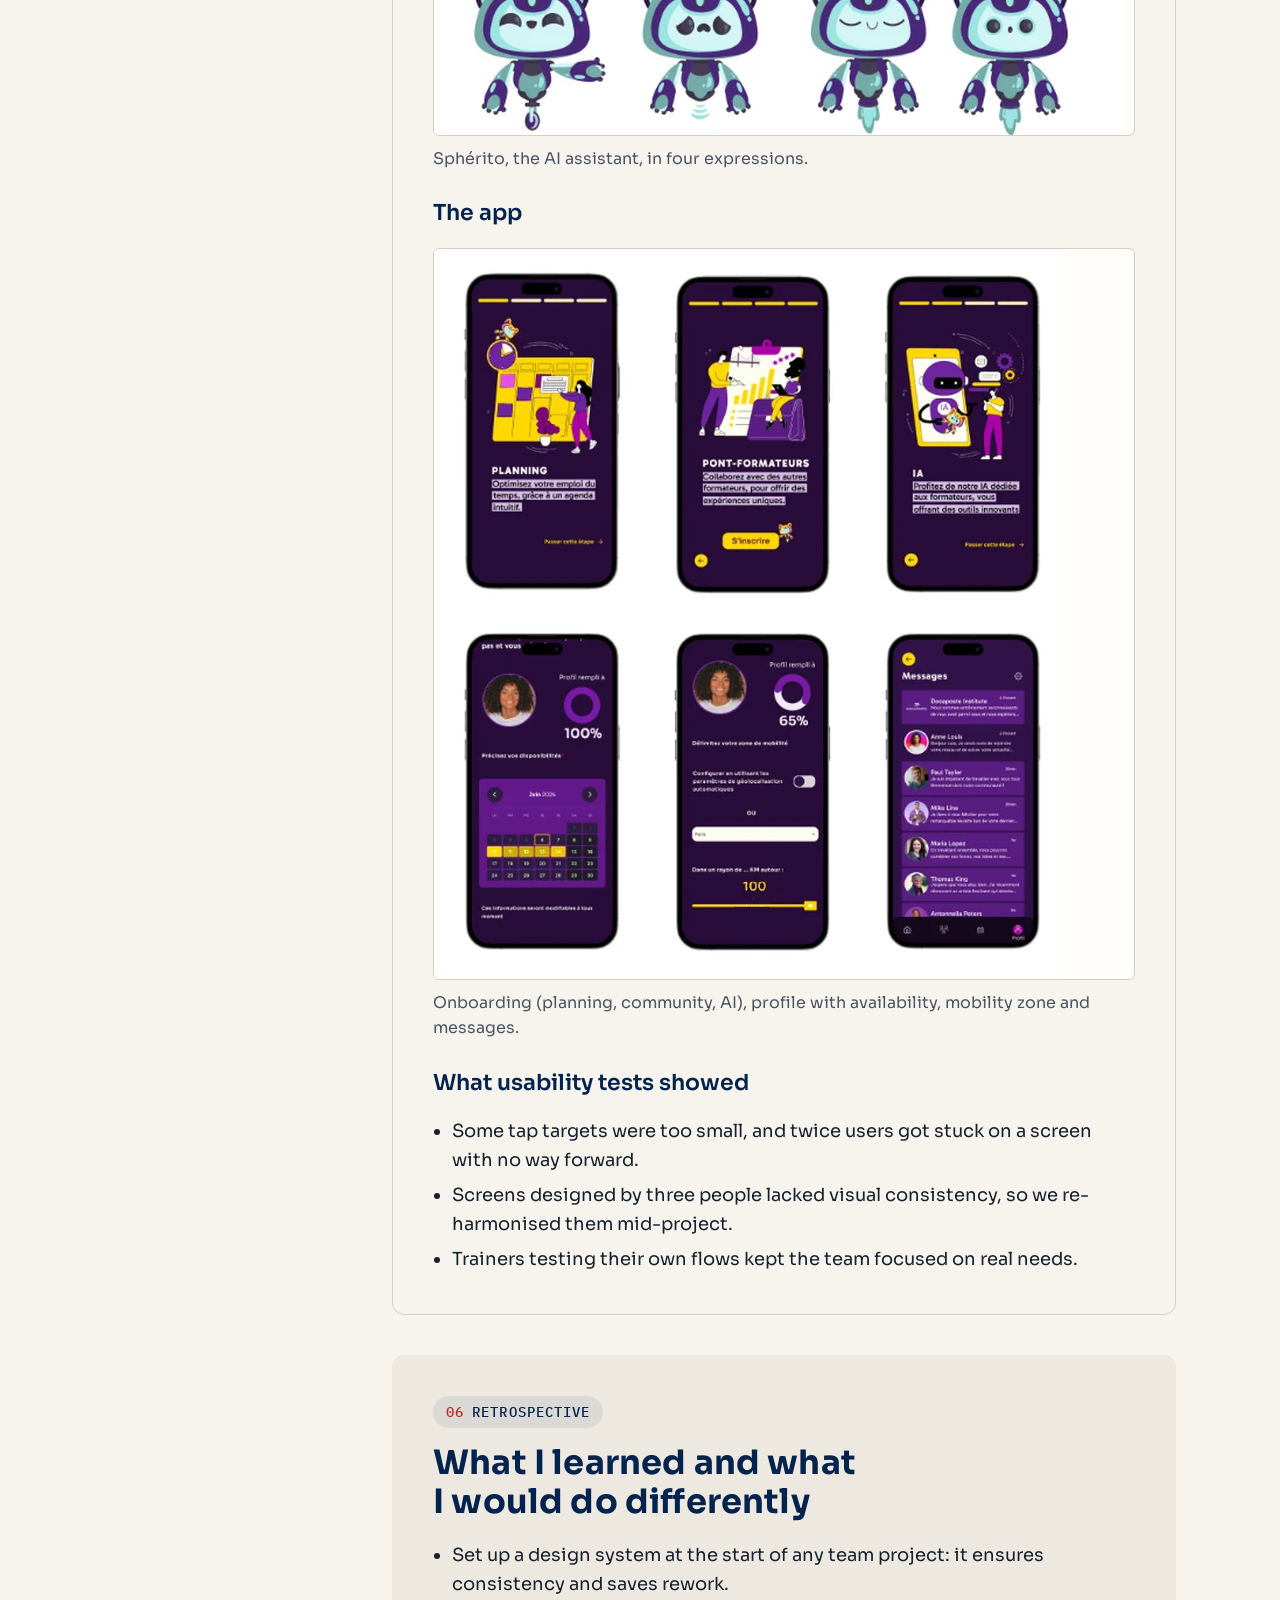
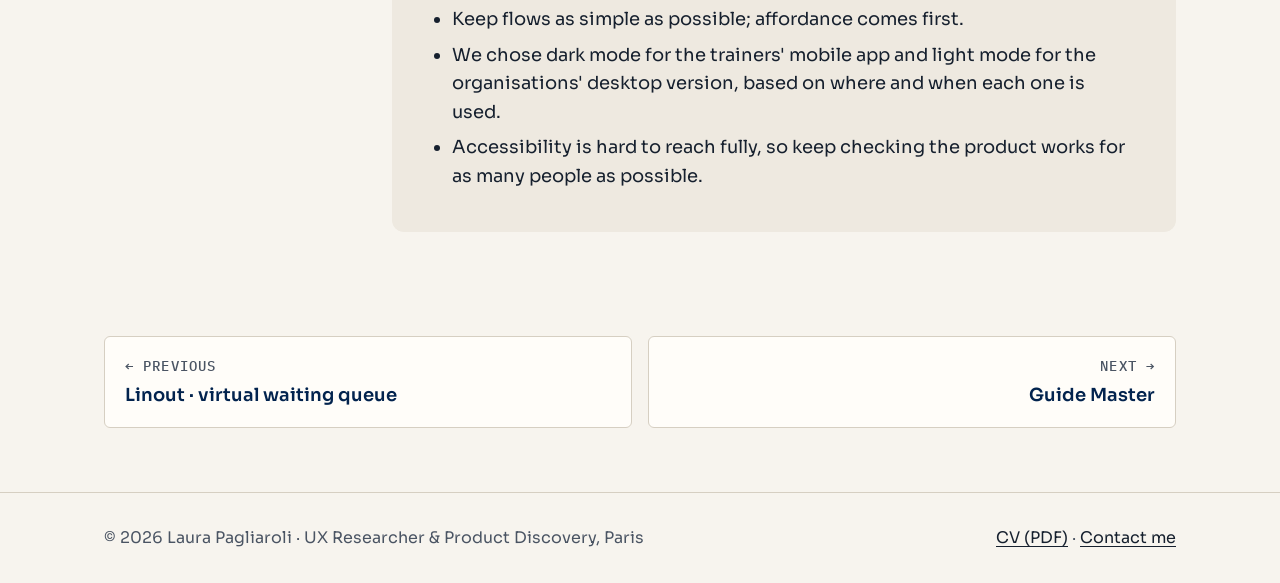
<file: case-studies/savoirsphere-teacher-app.html>
<!DOCTYPE html>
<html lang="en">
<head>
<meta charset="utf-8">
<meta name="viewport" content="width=device-width, initial-scale=1">
<title>SavoirSphère case study · Trainer-matching app · Laura Pagliaroli</title>
<meta name="description" content="UX/UI case study: SavoirSphère, an app that connects tech training organisations with freelance trainers. Interviews, personas, user journeys, benchmark, story mapping, design system, illustrations and an AI assistant.">
<meta name="author" content="Laura Pagliaroli">
<link rel="canonical" href="https://laurapagliaroli.github.io/Portfolio/case-studies/savoirsphere-teacher-app.html">
<link rel="alternate" hreflang="en" href="https://laurapagliaroli.github.io/Portfolio/case-studies/savoirsphere-teacher-app.html">
<link rel="alternate" hreflang="fr" href="https://laurapagliaroli.github.io/Portfolio/case-studies/savoirsphere-teacher-app-fr.html">
<link rel="alternate" hreflang="x-default" href="https://laurapagliaroli.github.io/Portfolio/case-studies/savoirsphere-teacher-app.html">
<meta property="og:type" content="article">
<meta property="og:title" content="SavoirSphère: connecting freelance trainers with the training organisations that hire them">
<meta property="og:description" content="UX/UI case study: SavoirSphère, an app that connects tech training organisations with freelance trainers. Interviews, personas, user journeys, benchmark, story mapping, design system, illustrations and an AI assistant.">
<meta property="og:image" content="https://laurapagliaroli.github.io/Portfolio/assets/og-image.png">
<meta name="twitter:card" content="summary_large_image">
<link rel="icon" href="data:image/svg+xml,%3Csvg xmlns='http://www.w3.org/2000/svg' viewBox='0 0 64 64'%3E%3Crect width='64' height='64' rx='14' fill='%2302234E'/%3E%3Ctext x='32' y='43' font-size='30' font-weight='800' text-anchor='middle' fill='%23F7F4EE' font-family='Sora,Arial,sans-serif' letter-spacing='-1'%3ELP%3C/text%3E%3Crect x='14' y='50' width='36' height='4' rx='2' fill='%23FF5E4D'/%3E%3C/svg%3E">
<link rel="preconnect" href="https://fonts.googleapis.com">
<link rel="preconnect" href="https://fonts.gstatic.com" crossorigin>
<link href="https://fonts.googleapis.com/css2?family=IBM+Plex+Mono:wght@400;500&amp;family=Sora:wght@400;500;600;700;800&amp;display=swap" rel="stylesheet">
<script>/* every page opens in light mode */document.documentElement.setAttribute("data-theme","light")</script>
<script>try{localStorage.setItem("lp-lang","en")}catch(e){}</script>
<link rel="stylesheet" href="../assets/styles.css">
</head>
<body>
<a class="skip-link" href="#main">Skip to content</a>
<header class="site-header" id="top"><div class="container site-header__inner">
<a class="brand" href="../index.html" aria-label="Laura Pagliaroli, home">Laura Pagliaroli</a>
<button class="menu-toggle" type="button" aria-expanded="false" aria-controls="site-nav" id="menu-toggle">Menu</button>
<nav class="nav" id="site-nav" aria-label="Main"><a href="../index.html#work" aria-current="true">Case studies</a><a href="../index.html#about">About</a><a href="../index.html#approach">Approach</a><a href="../index.html#contact">Contact</a></nav>
<div class="header-actions">
      <button type="button" class="theme-toggle" id="theme-toggle" aria-pressed="false">
        <svg class="icon-moon" viewBox="0 0 24 24" aria-hidden="true" focusable="false"><path d="M20 14.5A8.5 8.5 0 0 1 9.5 4a8.5 8.5 0 1 0 10.5 10.5Z" fill="none" stroke="currentColor" stroke-width="1.8" stroke-linejoin="round"/></svg>
        <svg class="icon-sun" viewBox="0 0 24 24" aria-hidden="true" focusable="false"><circle cx="12" cy="12" r="4.2" fill="none" stroke="currentColor" stroke-width="1.8"/><path d="M12 2.5v2.2M12 19.3v2.2M2.5 12h2.2M19.3 12h2.2M5.3 5.3l1.6 1.6M17.1 17.1l1.6 1.6M5.3 18.7l1.6-1.6M17.1 6.9l1.6-1.6" stroke="currentColor" stroke-width="1.8" stroke-linecap="round"/></svg>
        <span class="visually-hidden" id="theme-toggle-label">Switch to dark mode</span>
      </button>
      <div class="lang-switch" role="group" aria-label="Language"><a href="savoirsphere-teacher-app.html" lang="en" hreflang="en" aria-current="true"><span aria-hidden="true">EN</span><span class="visually-hidden">English</span></a><a href="savoirsphere-teacher-app-fr.html" lang="fr" hreflang="fr"><span aria-hidden="true">FR</span><span class="visually-hidden">Français</span></a></div>
      <a class="btn btn--primary btn--small btn--download" href="../assets/Laura_Pagliaroli_CV_UX_Researcher_EN.pdf" download="Laura_Pagliaroli_CV_UX_Researcher_EN.pdf">CV (PDF)</a></div>
</div></header>
<main id="main">
<section class="cs-hero" aria-labelledby="cs-title"><div class="waves" aria-hidden="true"><svg viewBox="0 0 800 520" preserveAspectRatio="xMaxYMin slice" focusable="false"><defs><pattern id="sg-cs" width="48" height="24" patternUnits="userSpaceOnUse"><g class="scale"><circle cx="0" cy="12" r="23"/><circle cx="0" cy="12" r="17"/><circle cx="0" cy="12" r="11"/><circle cx="0" cy="12" r="5"/><circle cx="48" cy="12" r="23"/><circle cx="48" cy="12" r="17"/><circle cx="48" cy="12" r="11"/><circle cx="48" cy="12" r="5"/><circle cx="24" cy="24" r="23"/><circle cx="24" cy="24" r="17"/><circle cx="24" cy="24" r="11"/><circle cx="24" cy="24" r="5"/></g></pattern><linearGradient id="fade-cs" x1="1" y1="0" x2="0" y2="0.3"><stop offset="0" stop-color="#fff"/><stop offset="0.35" stop-color="#fff" stop-opacity="0.7"/><stop offset="0.8" stop-color="#fff" stop-opacity="0"/></linearGradient><mask id="m-cs"><rect width="800" height="520" fill="url(#fade-cs)"/></mask></defs><rect width="800" height="520" fill="url(#sg-cs)" mask="url(#m-cs)"/></svg></div>
<div class="container cs-hero__inner">
<nav class="breadcrumb" aria-label="Breadcrumb"><ol><li><a href="../index.html">Home</a></li><li><a href="../index.html#work">Case studies</a></li><li aria-current="page">SavoirSphère</li></ol></nav>
<p class="label label--coral">Case study · EdTech · Mobile &amp; desktop app</p>
<h1 id="cs-title">SavoirSphère: connecting freelance trainers with the training organisations that hire them</h1>
<dl class="facts"><div><dt>Context</dt><dd>Docaposte UX/UI bootcamp · continuous project</dd></div><div><dt>My role</dt><dd>UX/UI designer</dd></div><div><dt>Duration</dt><dd>12 weeks · 2024</dd></div><div><dt>Team</dt><dd>3 UX/UI designers, Agile</dd></div></dl>
<ul class="tags" aria-label="Methods used"><li>Interviews · n = 8</li><li>Personas</li><li>User journeys</li><li>Benchmark</li><li>Story mapping</li><li>Crazy 8s</li><li>Design system</li><li>Usability tests</li></ul>
</div></section>
<section class="cs-highlight" aria-label="Project highlights">
  <div class="container cs-highlight__inner">
    <figure class="cs-highlight__media"><img src="../assets/hero-savoirsphere.webp" width="710" height="444" decoding="async" fetchpriority="high" alt="SavoirSphère on a laptop for training organisations and on two phones in dark mode for trainers."></figure>
    <div class="cs-highlight__facts">
      <p class="cs-highlight__time"><span>2</span> min read</p>
      <dl class="cs-highlight__metrics"><div><dt>8</dt><dd>freelance trainers interviewed</dd></div><div><dt>12</dt><dd>weeks, from interviews to a tested prototype</dd></div><div><dt>2</dt><dd>products: mobile for trainers, desktop for organisations</dd></div></dl>
      <div class="cs-highlight__shows"><h2>What this project shows</h2><ul><li>Took a product from interviews to a full design system</li><li>Chose dark and light modes by context of use</li><li>Designed a generative AI assistant as a friendly mascot</li></ul></div>
    </div>
  </div>
</section>
<div class="container cs-layout">
<nav class="toc" aria-label="On this page"><p class="label">On this page</p><ol><li><a href="#tldr">Framing</a></li><li><a href="#context">Context</a></li><li><a href="#approach">Method</a></li><li><a href="#synthesis">Data</a></li><li><a href="#insights">Key insights</a></li><li><a href="#impact">Solution &amp; design</a></li><li><a href="#learned">What I learned</a></li></ol></nav>
<article class="cs-body">
<section class="cs-section" id="tldr" aria-labelledby="tldr-title"><div class="tldr-box"><h2 id="tldr-title" class="label">Framing</h2><ol><li><b>Problem</b><span>Freelance trainers juggle several calendars, feel isolated and lose time on repetitive tasks; training organisations lack visibility on their availability.</span></li><li><b>What I did</b><span>A full design thinking cycle in a team of three: interviews with 8 trainers, personas, user journeys, benchmark, story mapping, wireframes, design system, illustrations and usability tests.</span></li><li><b>Impact</b><span>A mobile app for trainers and a desktop version for organisations: one synchronised calendar, a trainer community and an AI assistant, Sphérito.</span></li></ol></div></section>
<section class="cs-section cs-panel" id="context" aria-labelledby="context-title"><p class="cs-kicker"><span aria-hidden="true">01</span> Context</p><h2 id="context-title">Context and question</h2><figure class="figure"><div class="figure__frame"><img src="../assets/savoirsphere-hero.webp" width="710" height="472" loading="lazy" decoding="async" alt="SavoirSphère mockups: a laptop showing the planning dashboard with requests colour-coded as pending, in validation, validated or declined, and two phones in dark mode showing a trainer profile and upcoming events. A purple and yellow robot mascot sits at the top."></div><figcaption>SavoirSphère on desktop for training organisations and on mobile, in dark mode, for trainers.</figcaption></figure><p>During the Docaposte UX/UI bootcamp, we designed an app that connects tech training organisations with the trainers they want to hire. It has two access profiles, one for organisations and one for trainers, each with its own dashboard and features.</p><p><strong>Target:</strong> freelance trainers and training organisations.</p><p class="question">How might we create a simple, intuitive space where trainers and training organisations find each other and keep track of missions?</p><p><strong>Value proposition:</strong> a broader connection between trainers, and an easy way for them to follow their tasks.</p></section><section class="cs-section cs-panel cs-panel--alt" id="approach" aria-labelledby="approach-title"><p class="cs-kicker"><span aria-hidden="true">02</span> Method</p><h2 id="approach-title">Approach and methodology</h2><p>We followed a design thinking process over 12 weeks: 8 weeks of UX, then 4 weeks of UI.</p><details class="more"><summary>Show the detailed table</summary><div class="method-table-wrap" tabindex="0" role="region" aria-label="Design thinking process, scrollable table"><table class="method-table"><caption class="visually-hidden">Design thinking phases and methods</caption><thead><tr><th scope="col">Phase</th><th scope="col">Methods</th><th scope="col">When</th></tr></thead><tbody><tr><td>Empathise</td><td>User research, questionnaire, insights</td><td>Weeks 1–3</td></tr><tr><td>Define</td><td>Personas, user journeys, story mapping, problem definition</td><td>Weeks 2–5</td></tr><tr><td>Ideate</td><td>Benchmark, information architecture, brainstorming, Crazy 8s, user flow, MVP</td><td>Weeks 5–8</td></tr><tr><td>Prototype</td><td>Wireframes, UI kit, design system, prototype</td><td>Weeks 9–11</td></tr><tr><td>Test</td><td>Usability tests and improvements</td><td>Weeks 11–12</td></tr></tbody></table></div></details><ul class="protocol" aria-label="Research in figures"><li><strong>8</strong><span>trainers interviewed (5 women, 3 men)</span></li><li><strong>2</strong><span>personas</span></li><li><strong>3</strong><span>platforms benchmarked</span></li><li><strong>5</strong><span>MVP features</span></li></ul><h3>Story mapping and MVP</h3><p>Story mapping helped us organise and prioritise user stories. The MVP had to include, at minimum:</p><ul><li>Onboarding</li><li>A personal profile</li><li>Planning and timetable</li><li>Notifications and messages</li><li>Creating and publishing a training sheet</li></ul></section><section class="cs-section cs-panel" id="synthesis" aria-labelledby="synthesis-title"><p class="cs-kicker"><span aria-hidden="true">03</span> Data</p><h2 id="synthesis-title">Personas and user journeys</h2><p>We analysed the interviews by theme (tools, training and community, new technologies) for trainers and for training organisations, then built two personas.</p><div class="offers"><article class="offer"><p class="label label--coral">Persona 1</p><h4>Lola, 37, freelance trainer</h4><p>Design thinking trainer with 10 years of experience, self-employed. She wants to grow her skills and organise her work better despite unstable schedules.</p><ul><li>Unstable training schedules and last-minute validation</li><li>Cancellations and too few participants</li><li>Scattered tools, lack of time, no exchanges with colleagues</li></ul></article><article class="offer"><p class="label label--coral">Persona 2</p><h4>Mélissa, 45, head of pedagogy</h4><p>15 years in a training organisation. She wants a dashboard with all the key information to manage teaching day to day.</p><ul><li>No visibility on trainers' schedules</li><li>Handling the unexpected, between remote and on-site sessions</li><li>No tool to replace absent trainers quickly</li></ul></article></div><h3>User journey: managing notifications</h3><figure class="figure"><div class="figure__frame"><img src="../assets/savoirsphere-journey.webp" width="580" height="530" loading="lazy" decoding="async" alt="User journey map for Lola, a trainer who receives 6 different notifications. Columns: receiving notifications, reading them, sorting by priority, answering, leaving the notifications space. Rows: actions, task list and improvement opportunities, with an emotion curve that dips while sorting and answering, then rises at the end."></div><figcaption>User journey of Lola managing six notifications: her mood drops while sorting and answering, which shows where to act.</figcaption></figure><p>Lola expects full control over notifications (turn them on or off, mute them), to see at a glance who a message is from, and a clear display. A second journey, accepting a request, showed the need for reply templates.</p></section><section class="cs-section cs-panel cs-panel--alt" id="insights" aria-labelledby="insights-title"><p class="cs-kicker"><span aria-hidden="true">04</span> Key insights</p><h2 id="insights-title">Key insights and benchmark</h2><ol class="insights"><li class="insight"><span class="insight__id" aria-hidden="true">I-01</span><div class="insight__body"><h3><span class="visually-hidden">Insight 1: </span>Trainers feel isolated</h3><p>Freelance trainers miss sharing good practices with peers.</p><dl class="chain"><div><dt>Evidence</dt><dd>Interviews · n = 8</dd></div><div><dt>Decision</dt><dd>Create a dedicated community: sharing, webinars, good practices</dd></div><div><dt>Result</dt><dd>Community space in the app</dd></div></dl></div></li><li class="insight"><span class="insight__id" aria-hidden="true">I-02</span><div class="insight__body"><h3><span class="visually-hidden">Insight 2: </span>One calendar for everything, without exposing private life</h3><p>Activities are spread across several tools, and personal events must stay private.</p><dl class="chain"><div><dt>Evidence</dt><dd>Interviews + personas</dd></div><div><dt>Decision</dt><dd>A modular workspace that syncs calendars, with widgets</dd></div><div><dt>Result</dt><dd>Synchronised planning in the MVP</dd></div></dl></div></li><li class="insight"><span class="insight__id" aria-hidden="true">I-03</span><div class="insight__body"><h3><span class="visually-hidden">Insight 3: </span>Recurring tasks are tedious</h3><p>Writing training sheets and answering emails takes time away from teaching.</p><dl class="chain"><div><dt>Evidence</dt><dd>Interviews + user journeys</dd></div><div><dt>Decision</dt><dd>A generative AI assistant built into the app</dd></div><div><dt>Result</dt><dd>Sphérito, the AI mascot</dd></div></dl></div></li></ol><h3>Benchmark</h3><p>We compared matching platforms rather than training tools only: Litmos, Superprof and Malt. We kept step-by-step profile creation, a dashboard overview, gamification of progress, filter categories and, for a second version, comparing profiles in the catalogue.</p></section><section class="cs-section cs-panel" id="impact" aria-labelledby="impact-title"><p class="cs-kicker"><span aria-hidden="true">05</span> Solution</p><h2 id="impact-title">Solution, design system and app</h2><h3>The solution</h3><ul><li><strong>A modular workspace</strong> that syncs several calendars, with widgets to make the interface pleasant to use.</li><li><strong>A community</strong> to share information, organise webinars and exchange good practices.</li><li><strong>Sphérito</strong>, a generative AI mascot that helps write training sheets and email replies.</li></ul><h3>Wireframes</h3><figure class="figure"><div class="figure__frame"><img src="../assets/savoirsphere-wireframes.webp" width="690" height="530" loading="lazy" decoding="async" alt="Grey mobile wireframes: onboarding screens, account creation, profile completion with a progress ring, choice of expertise (design, code, management, AI), availability calendar and a list of requests."></div><figcaption>Mobile wireframes: onboarding, account creation, profile, expertise and availability.</figcaption></figure><h3>Brand and design system</h3><p>The name blends <em>savoir</em> (knowledge) and the sphere, a symbol of unity. The logo uses blue for trust, violet for creativity and mauve for harmony, with a neon effect for energy. Titles use Gabarito and body text uses Sora. Blue is dedicated to training organisations and violet to trainers; yellow is for calls to action, green for validation and red for alerts.</p><figure class="figure"><div class="figure__frame"><img src="../assets/savoirsphere-ui-kit.webp" width="690" height="435" loading="lazy" decoding="async" alt="Overview of the SavoirSphère UI kit on a dark background: buttons, input fields, dropdowns, toggles, progress rings, cards, icons, calendars and pop-ups."></div><figcaption>Part of the UI kit: buttons, fields, progress rings, cards, calendars and pop-ups.</figcaption></figure><p>The trainer mobile app is in dark mode: less eye strain, better for evening use and longer battery life on OLED screens. The desktop version for organisations is in light mode, better suited to large screens and office environments.</p><h3>Illustrations and Sphérito</h3><p>We drew every illustration in Adobe Illustrator from reference images of people interacting, then adjusted them to the colour palette and exported them as SVG.</p><figure class="figure"><div class="figure__frame"><img src="../assets/savoirsphere-illustrations.webp" width="690" height="565" loading="lazy" decoding="async" alt="Four illustrations: two in black line art showing a person with a robot and a dog, and a team meeting; two in purple and yellow showing a woman organising a large planning board, and a robot labelled IA on a phone helping a man."></div><figcaption>Illustrations, from line art to the final colours of the brand.</figcaption></figure><figure class="figure"><div class="figure__frame"><img src="../assets/savoirsphere-spherito.webp" width="690" height="210" loading="lazy" decoding="async" alt="Four expressions of Sphérito, a purple and turquoise robot cat mascot: waving, surprised, calm with closed eyes, and flying."></div><figcaption>Sphérito, the AI assistant, in four expressions.</figcaption></figure><h3>The app</h3><figure class="figure"><div class="figure__frame"><img src="../assets/savoirsphere-app-screens.webp" width="630" height="730" loading="lazy" decoding="async" alt="Six mobile screens in dark mode. Top row: three onboarding screens titled Planning, Pont-formateurs and IA. Bottom row: a profile completed at 100 percent with an availability calendar, a profile at 65 percent with a mobility zone of 100 km, and a messages screen."></div><figcaption>Onboarding (planning, community, AI), profile with availability, mobility zone and messages.</figcaption></figure><h3>What usability tests showed</h3><ul><li>Some tap targets were too small, and twice users got stuck on a screen with no way forward.</li><li>Screens designed by three people lacked visual consistency, so we re-harmonised them mid-project.</li><li>Trainers testing their own flows kept the team focused on real needs.</li></ul></section><section class="cs-section cs-panel cs-panel--alt" id="learned" aria-labelledby="learned-title"><p class="cs-kicker"><span aria-hidden="true">06</span> Retrospective</p><h2 id="learned-title">What I learned and what I would do differently</h2><ul><li>Set up a design system at the start of any team project: it ensures consistency and saves rework.</li><li>Keep flows as simple as possible; affordance comes first.</li><li>We chose dark mode for the trainers' mobile app and light mode for the organisations' desktop version, based on where and when each one is used.</li><li>Accessibility is hard to reach fully, so keep checking the product works for as many people as possible.</li></ul></section>

</article></div>
<div class="container"><nav class="pager" aria-label="Other case studies">
<a class="prev" href="linout-virtual-waiting-queue.html"><span class="label">← Previous</span>Linout · virtual waiting queue</a>
<a class="next" href="guide-master-travel-app.html"><span class="label">Next →</span>Guide Master</a>
</nav></div>
</main>
<a class="to-top" href="#top" id="to-top" aria-label="Back to top"><svg viewBox="0 0 24 24" aria-hidden="true" focusable="false"><path d="M12 19V5M5.5 11.5 12 5l6.5 6.5" fill="none" stroke="currentColor" stroke-width="2" stroke-linecap="round" stroke-linejoin="round"/></svg></a>
<footer class="site-footer"><div class="container site-footer__inner">
<span>© <span id="year">2026</span> Laura Pagliaroli · UX Researcher &amp; Product Discovery, Paris</span>
<span><a href="../assets/Laura_Pagliaroli_CV_UX_Researcher_EN.pdf" download="Laura_Pagliaroli_CV_UX_Researcher_EN.pdf">CV (PDF)</a> · <a href="../index.html#contact">Contact me</a></span>
</div></footer>
<script src="../assets/main.js"></script>
</body>
</html>
</file>
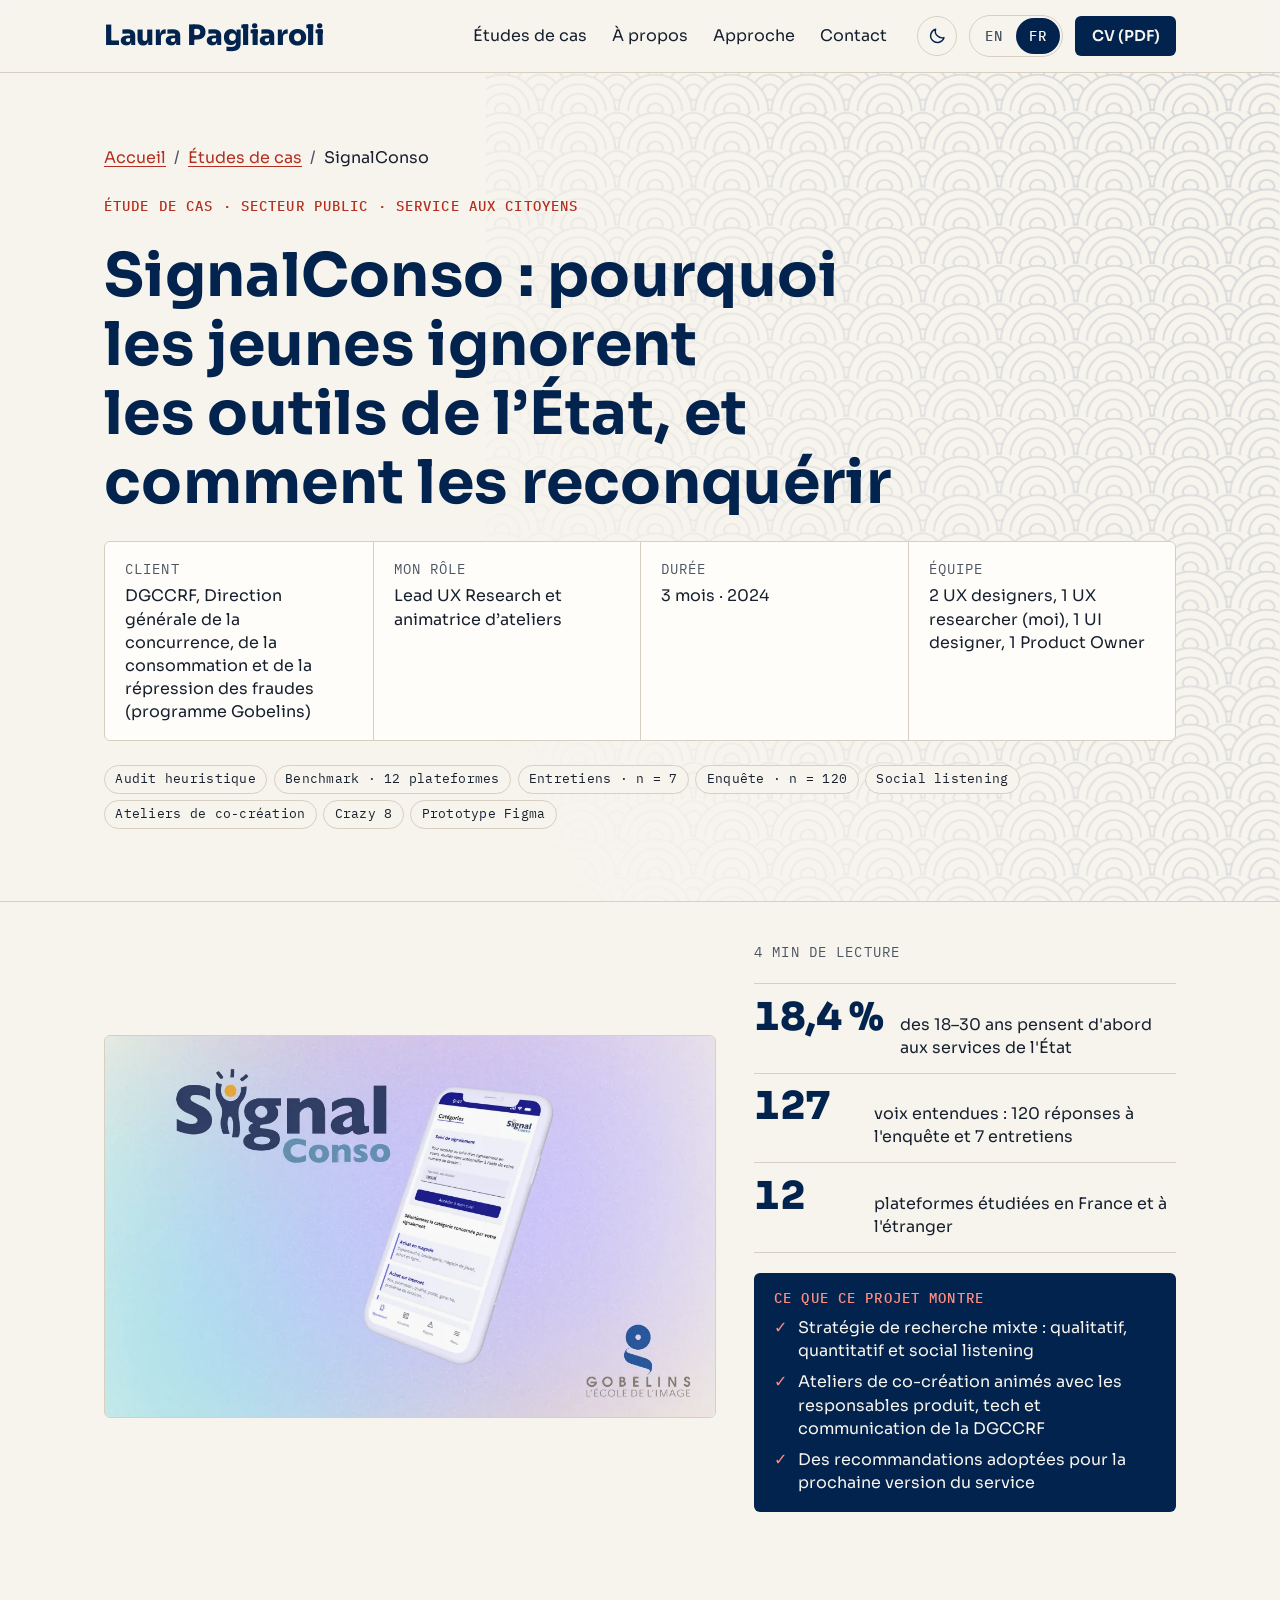
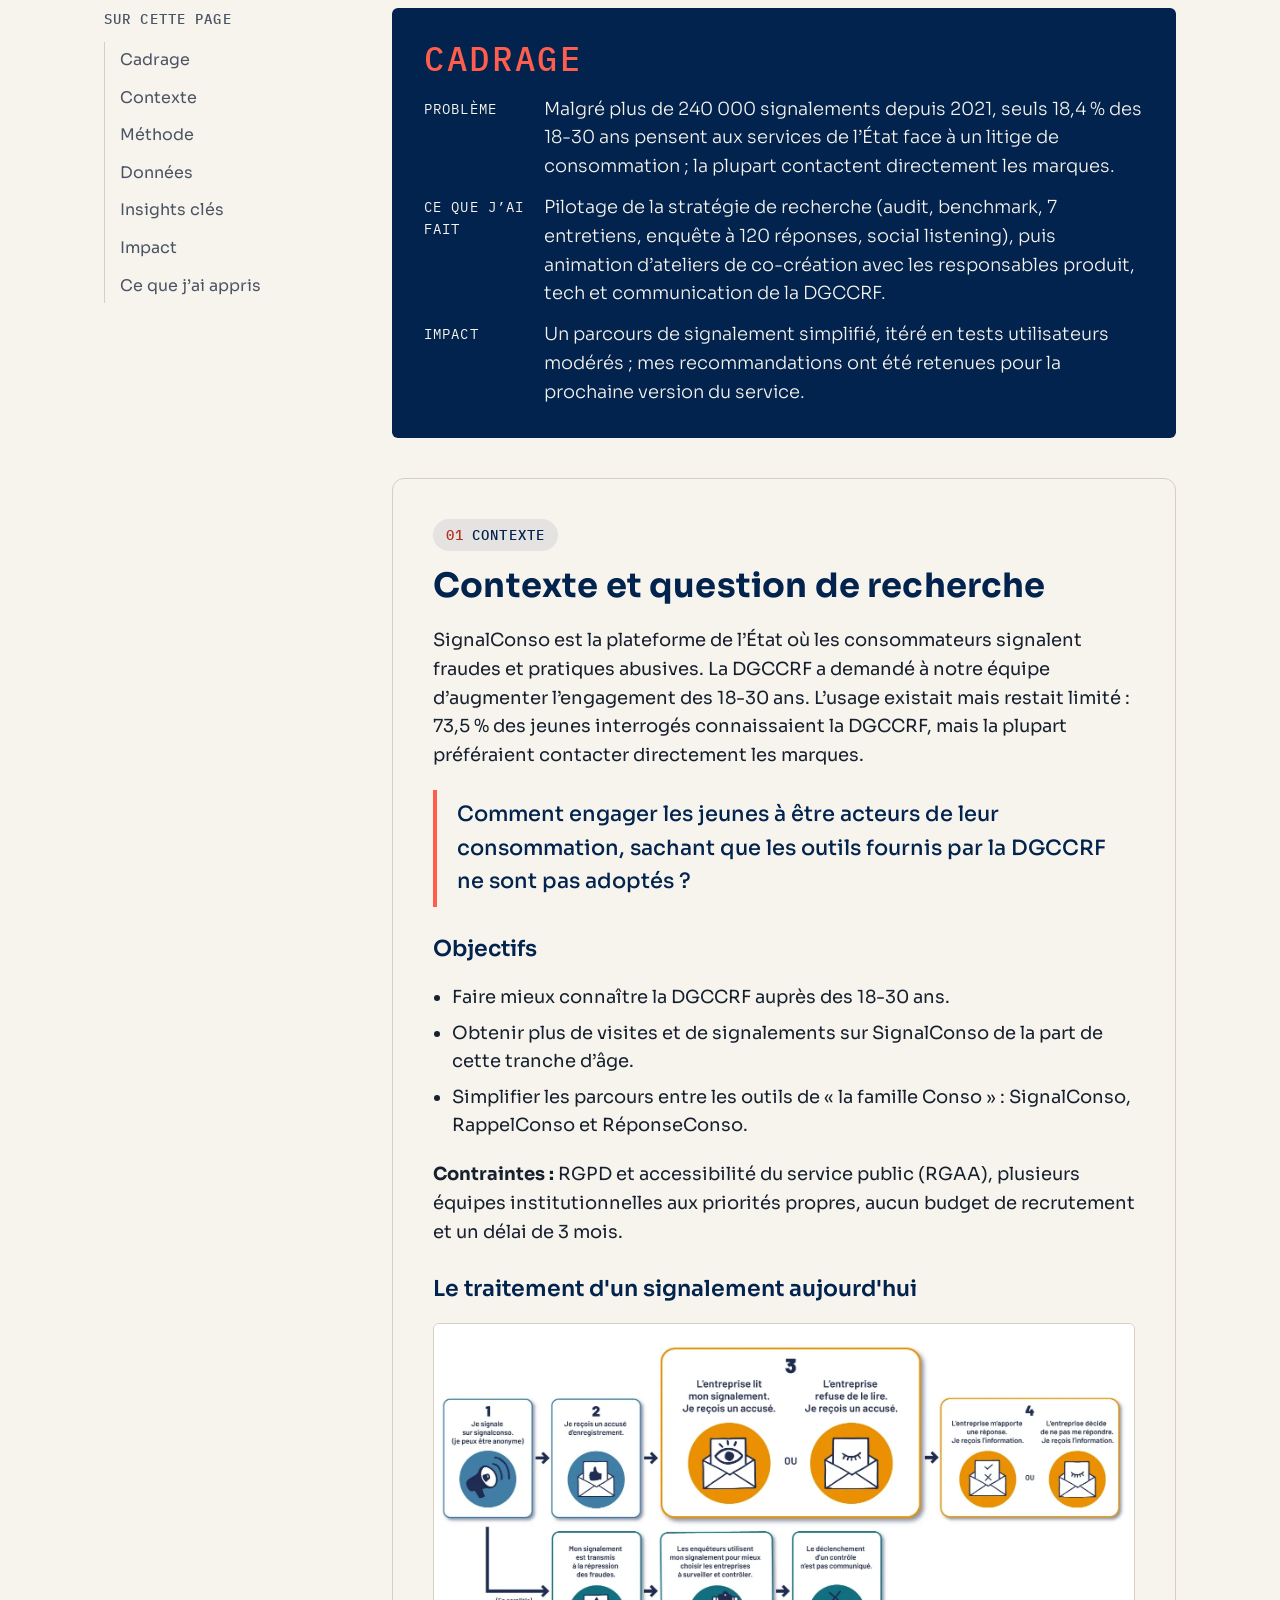
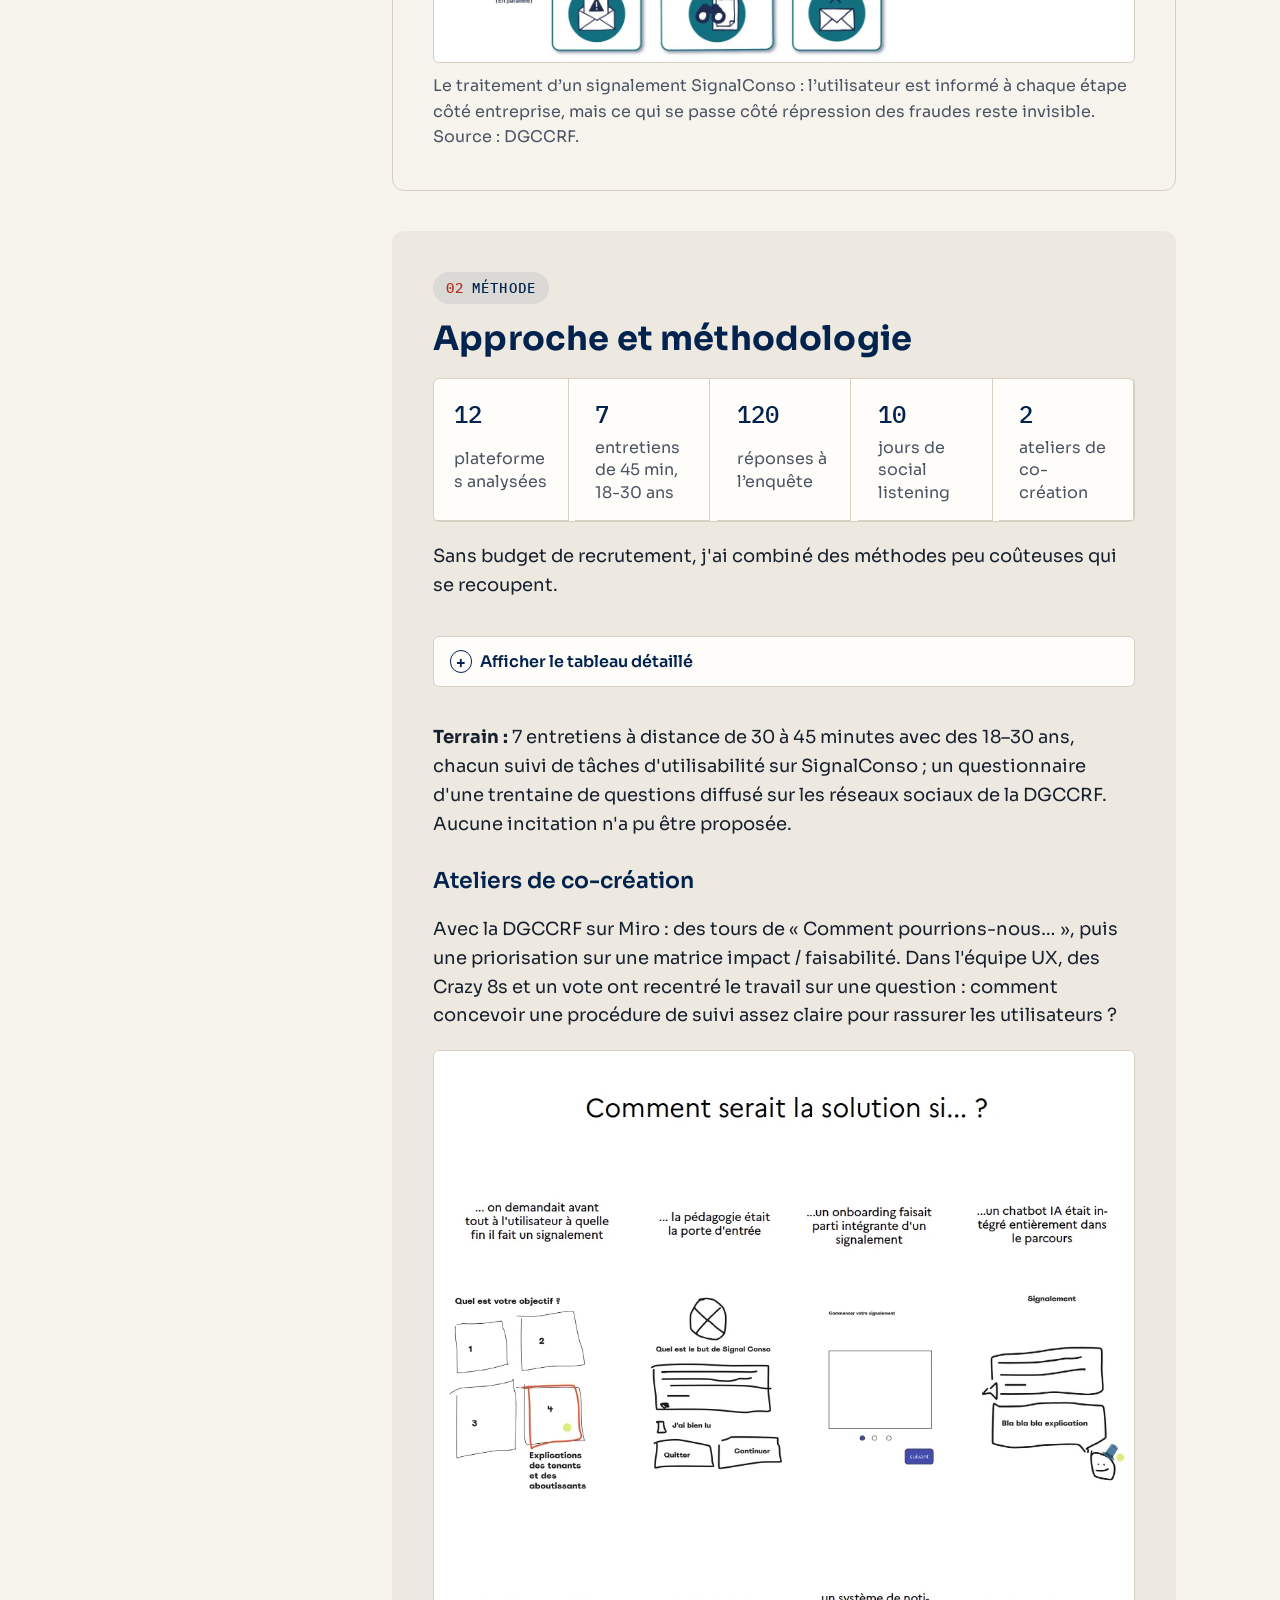
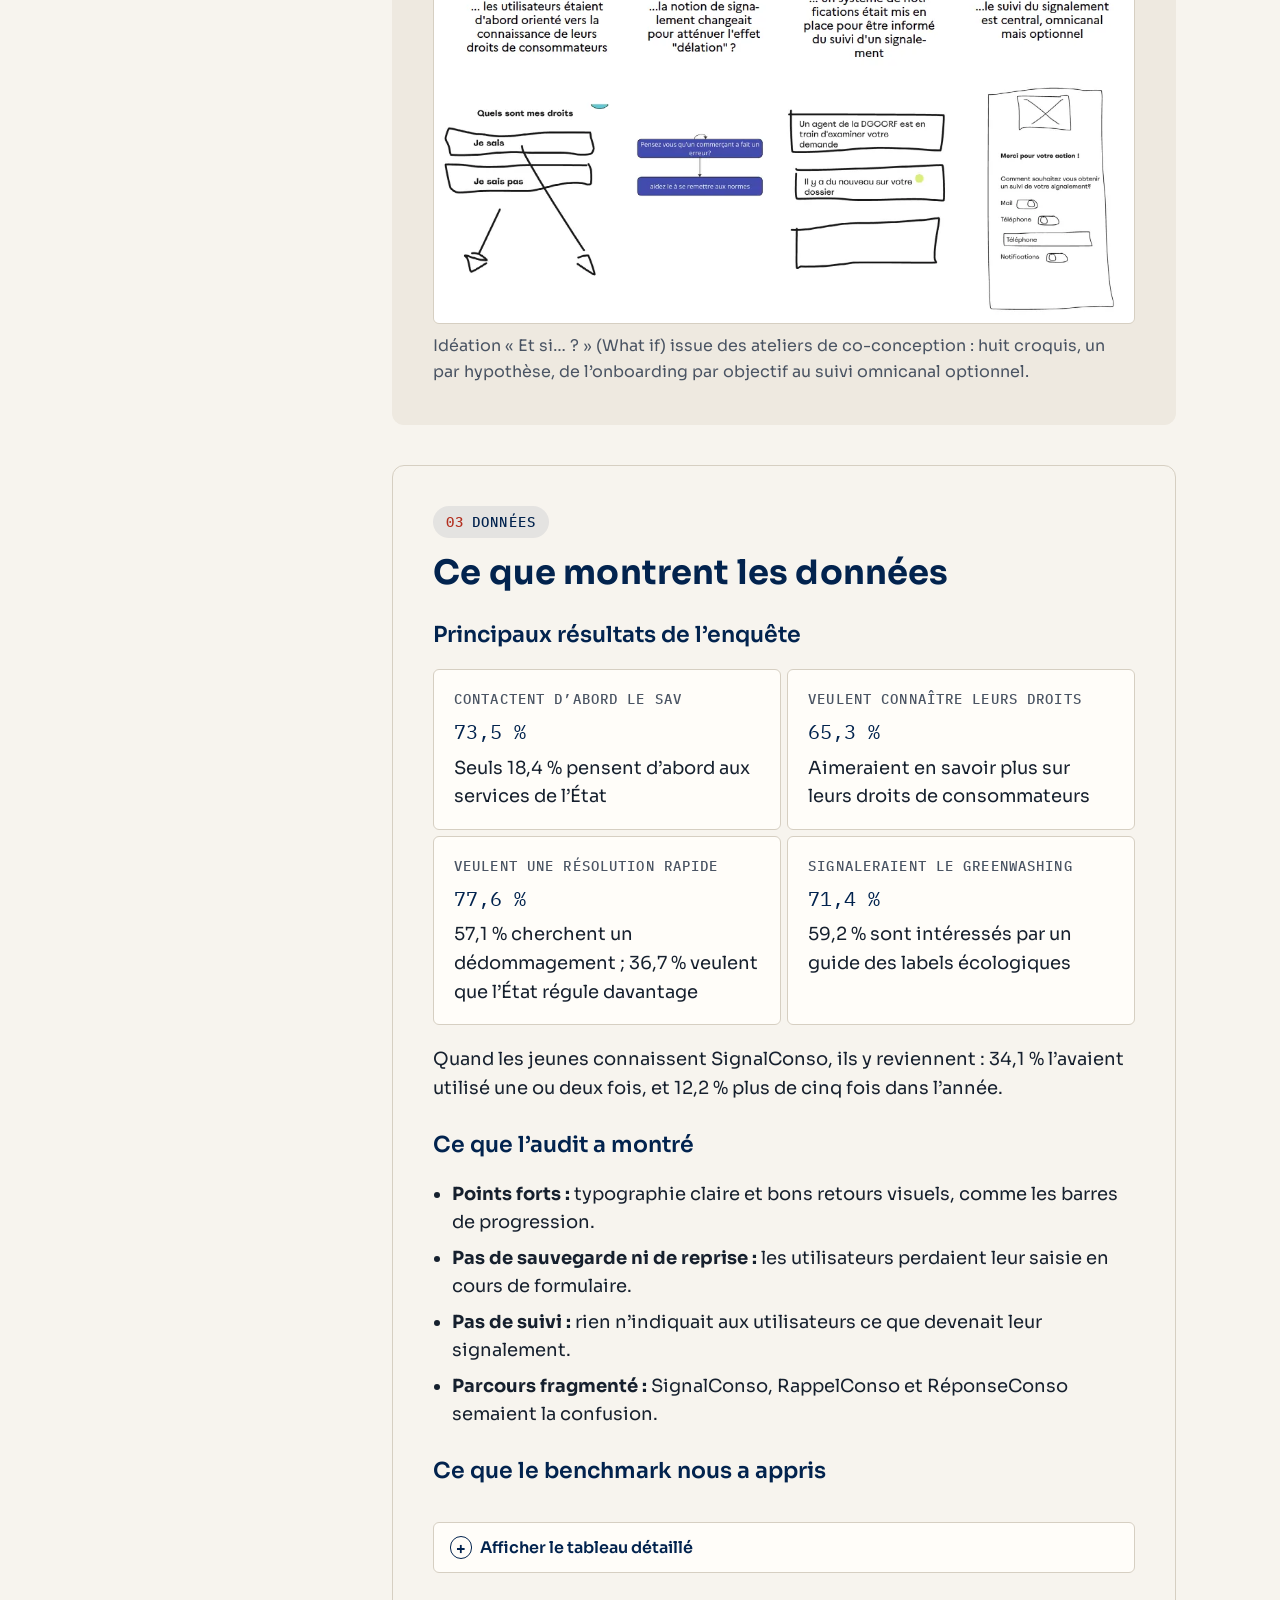
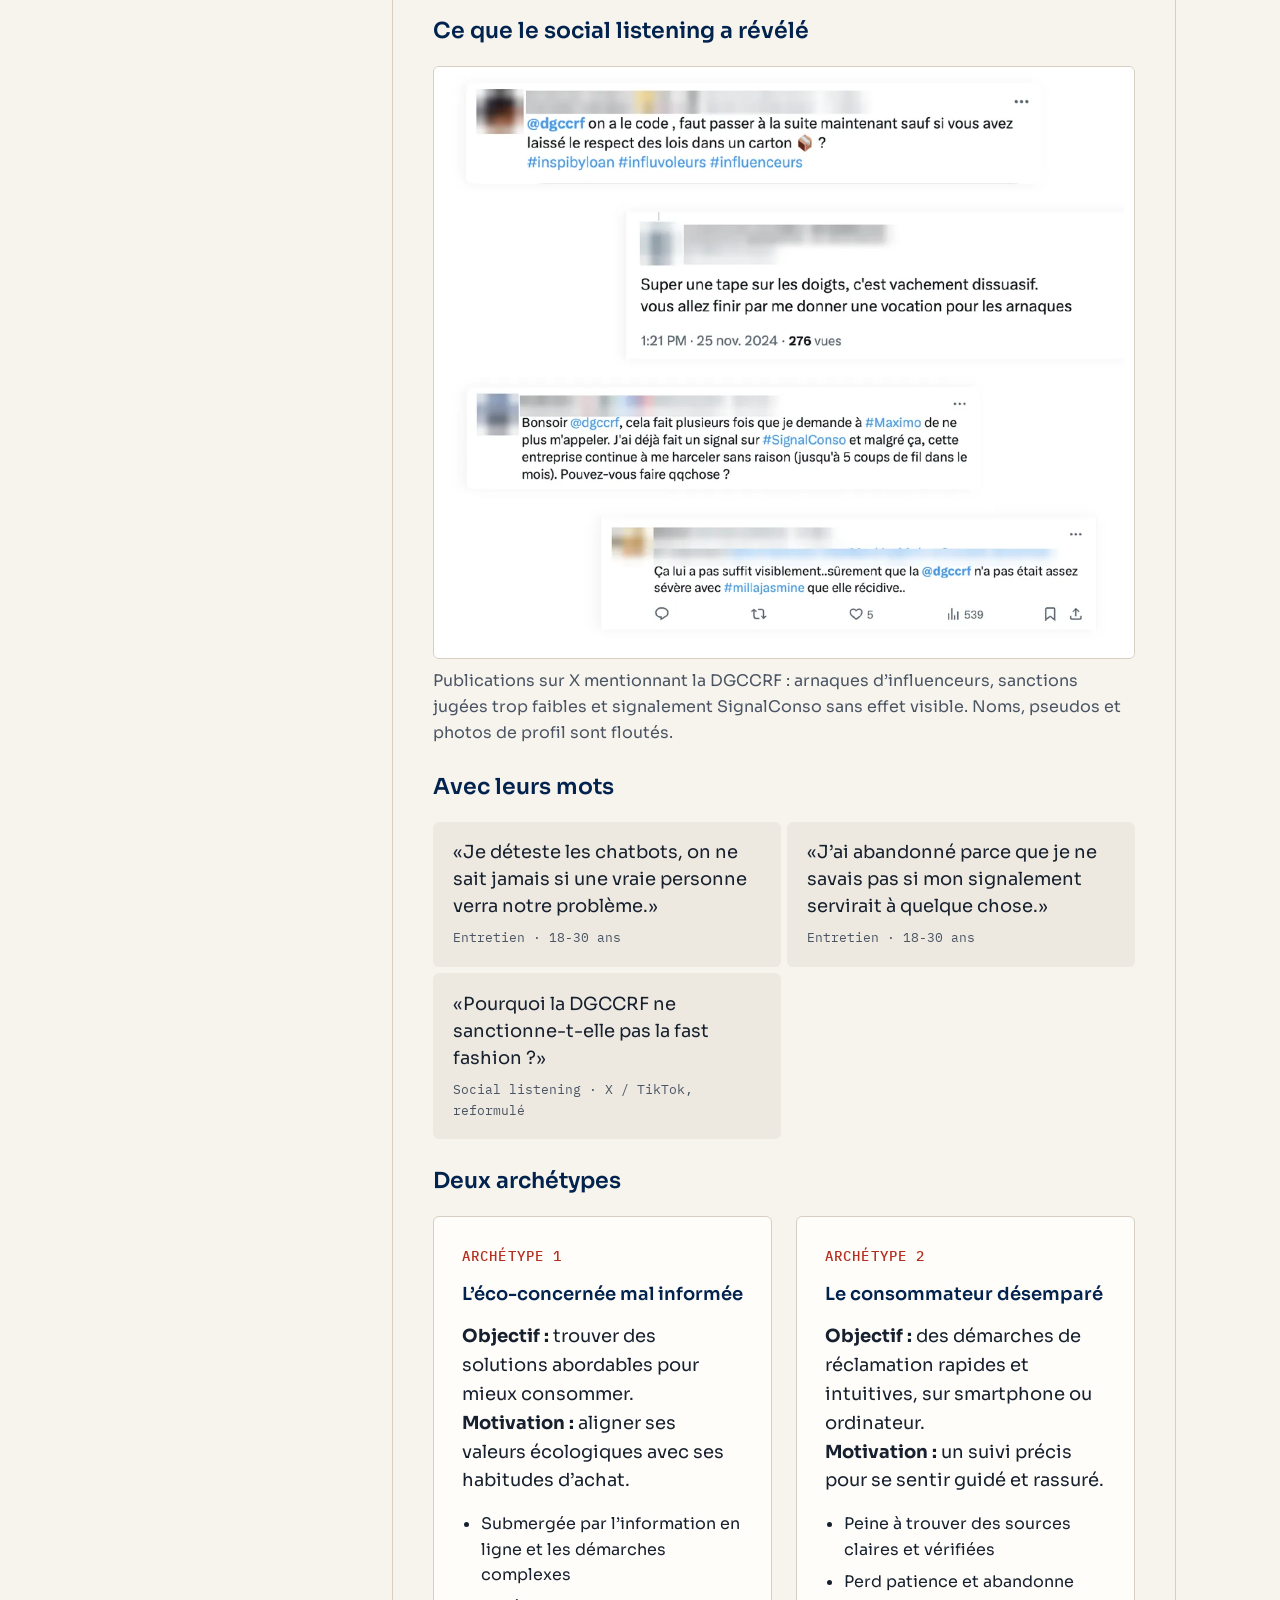
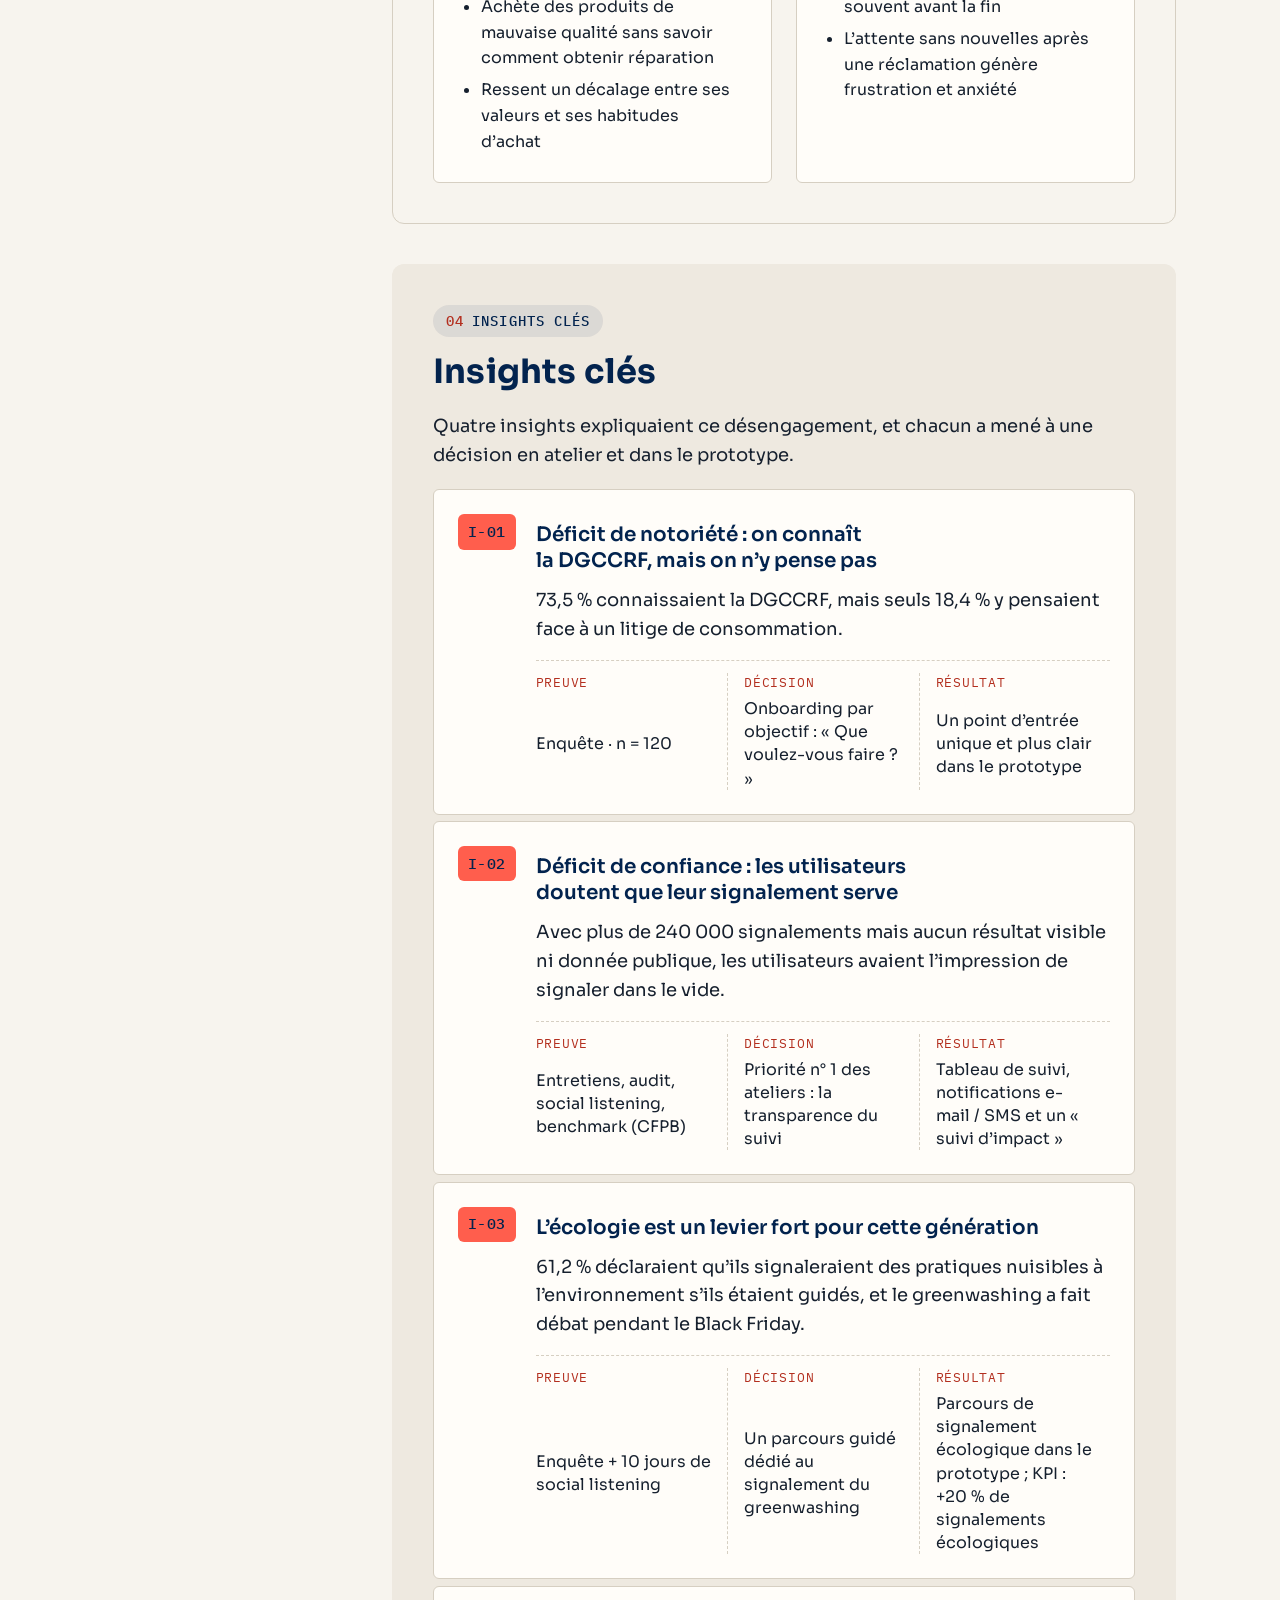
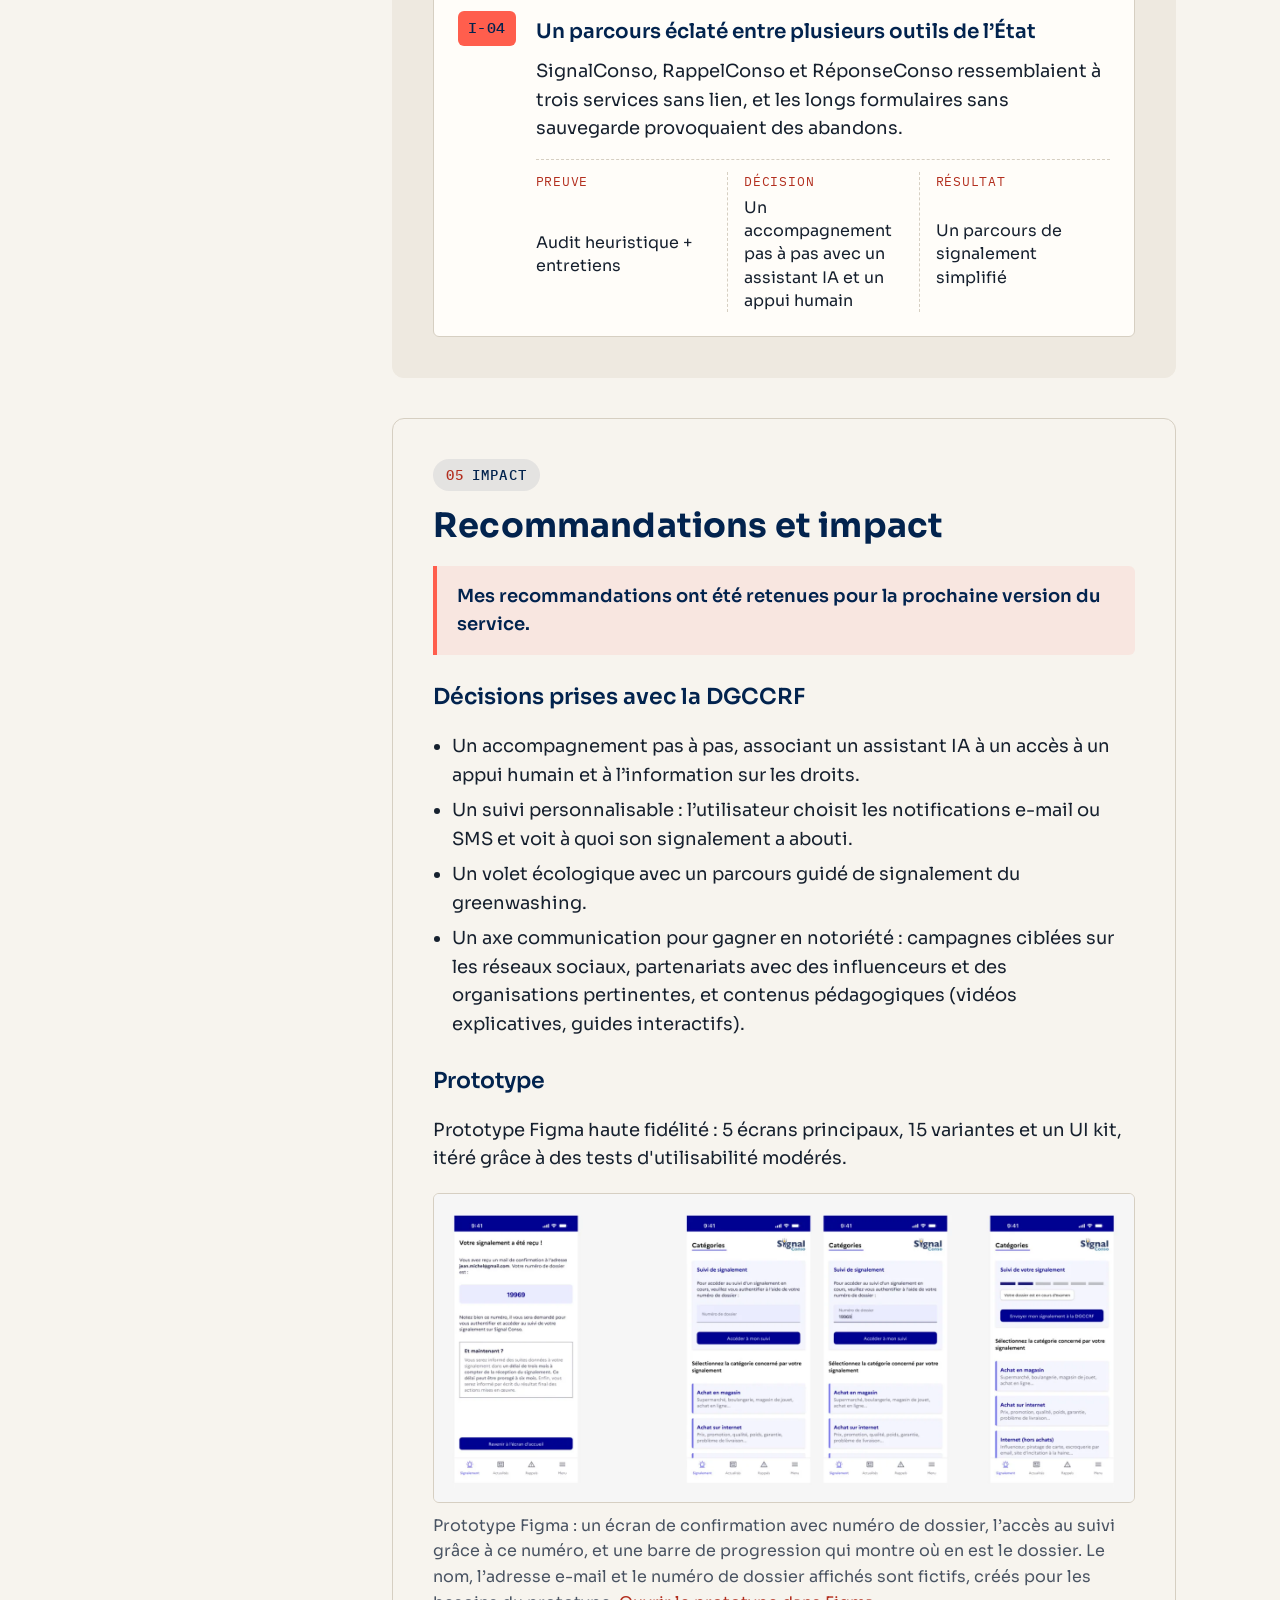
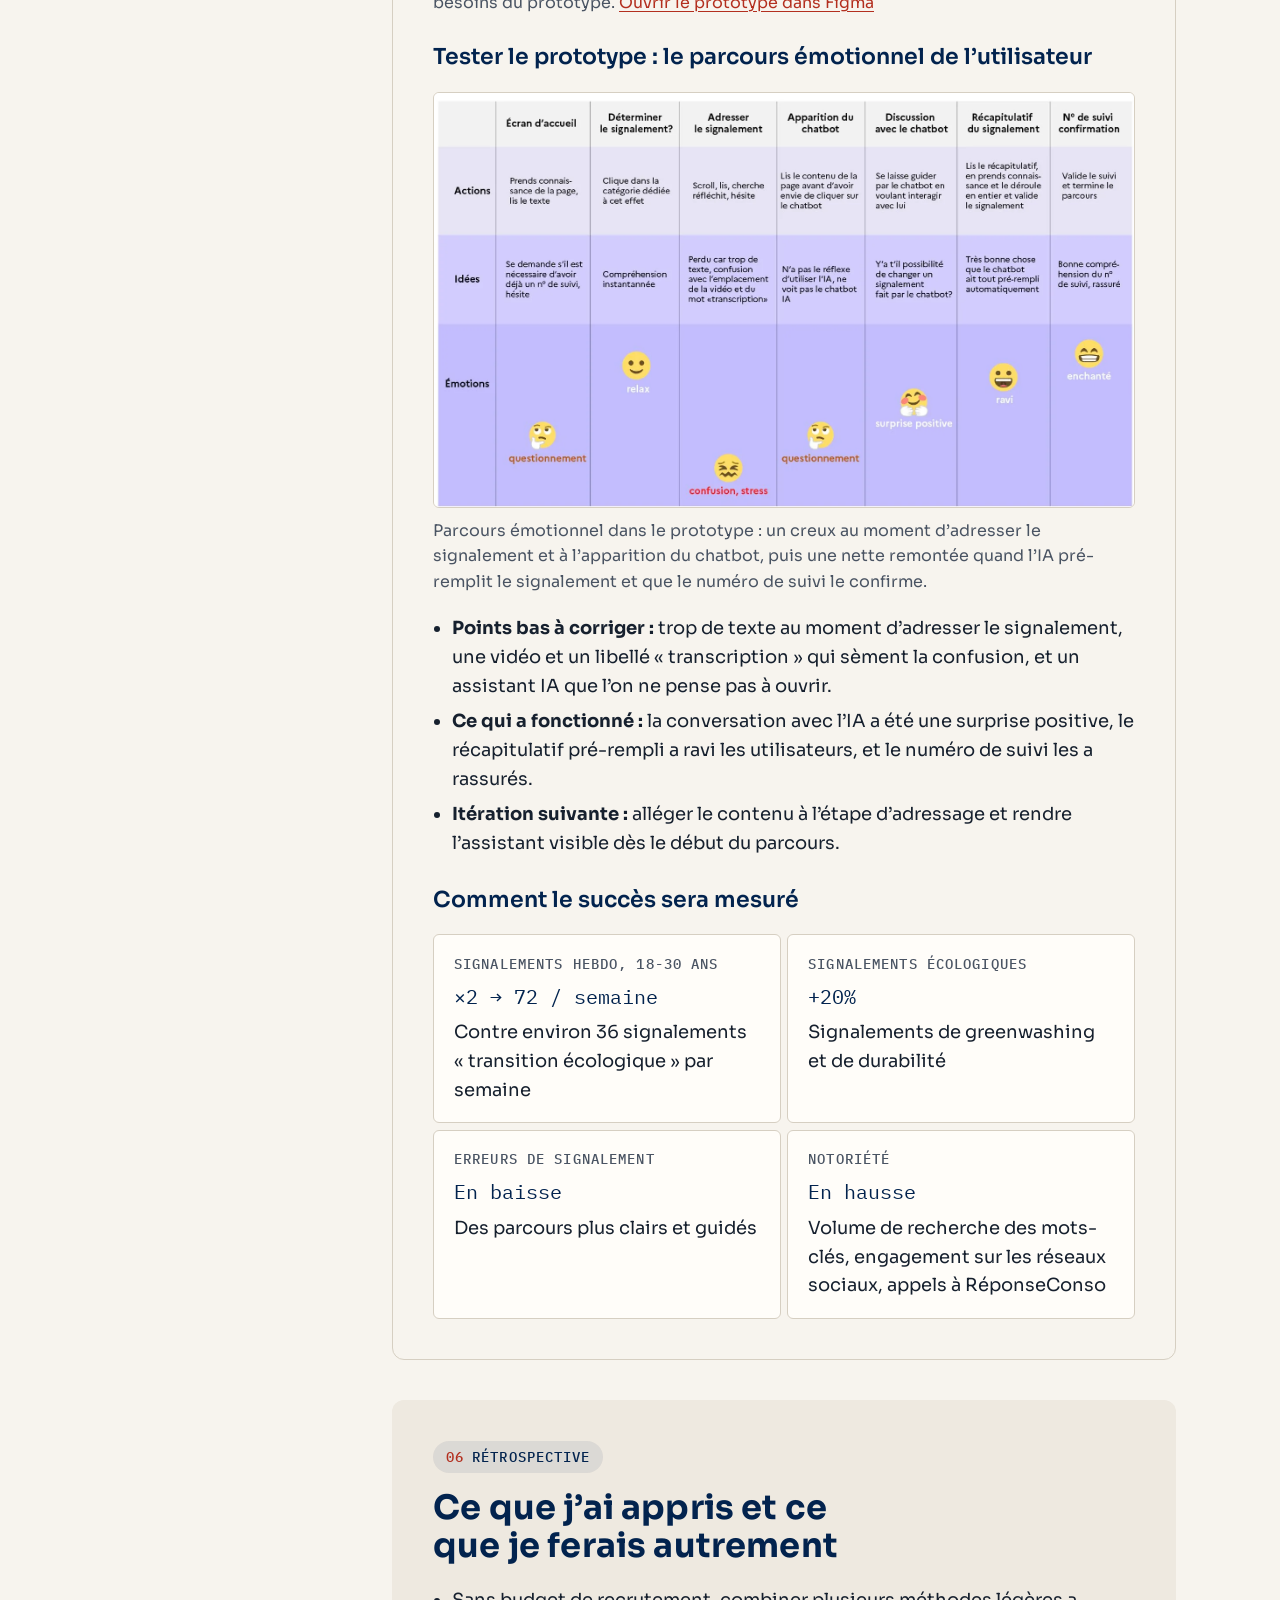
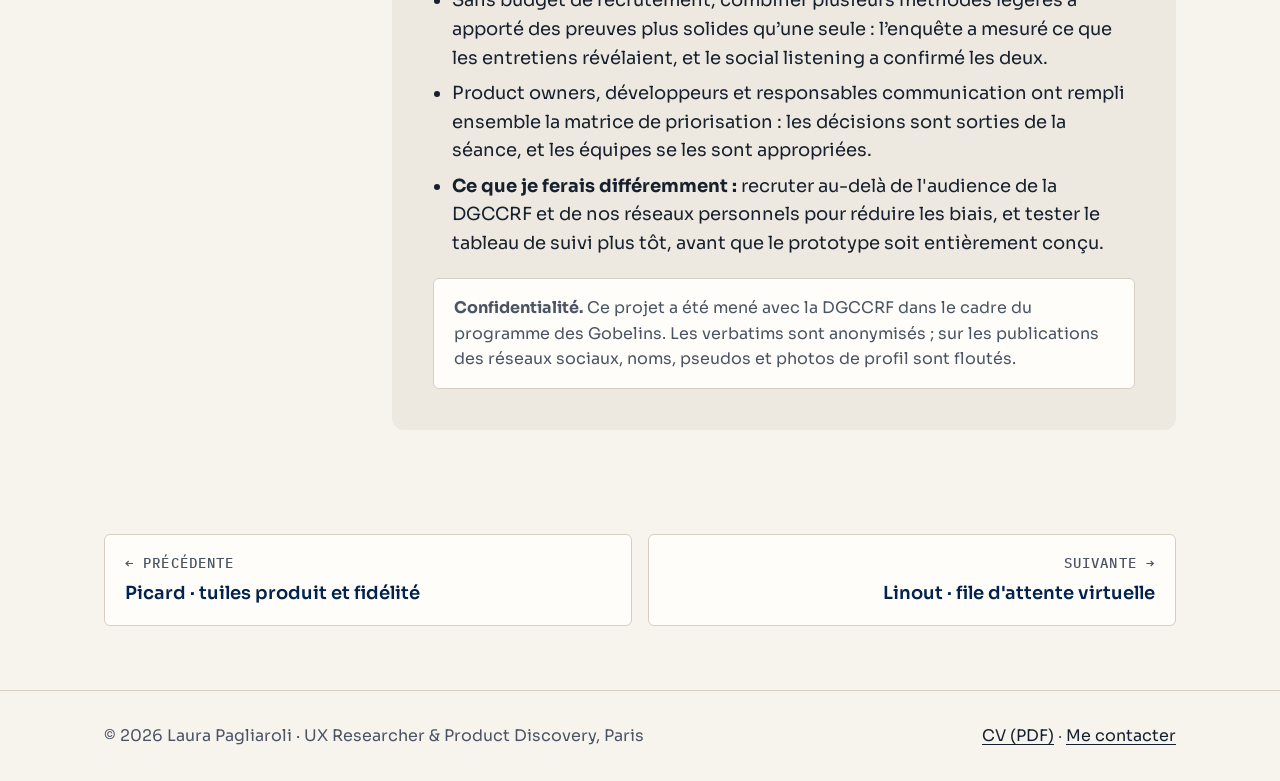
<file: case-studies/signalconso-dgccrf-fr.html>
<!DOCTYPE html>

<html lang="fr">
<head>
<meta charset="utf-8"/>
<meta content="width=device-width, initial-scale=1" name="viewport"/>
<!-- Site address: https://laurapagliaroli.github.io/Portfolio/ -->
<title>Étude de cas SignalConso (DGCCRF) · UX Research et co-création · Laura Pagliaroli</title>
<meta content="Étude de cas UX Research dans le secteur public : pourquoi les 18-30 ans ignorent SignalConso, le service de signalement des fraudes à la consommation. Audit heuristique, benchmark de 12 plateformes, entretiens, enquête, social listening et ateliers de co-création avec la DGCCRF." name="description"/>
<meta content="Laura Pagliaroli" name="author"/>
<link href="https://laurapagliaroli.github.io/Portfolio/case-studies/signalconso-dgccrf-fr.html" rel="canonical"/>
<link href="https://laurapagliaroli.github.io/Portfolio/case-studies/signalconso-dgccrf.html" hreflang="en" rel="alternate"/>
<link href="https://laurapagliaroli.github.io/Portfolio/case-studies/signalconso-dgccrf-fr.html" hreflang="fr" rel="alternate"/>
<link href="https://laurapagliaroli.github.io/Portfolio/case-studies/signalconso-dgccrf.html" hreflang="x-default" rel="alternate"/>
<meta content="article" property="og:type"/>
<meta content="Laura Pagliaroli · UX Research" property="og:site_name"/>
<meta content="SignalConso (DGCCRF) : pourquoi les jeunes ignorent les outils de l’État" property="og:title"/>
<meta content="Piloter la recherche UX et la co-création avec les parties prenantes sur un service public. Une étude de cas de Laura Pagliaroli, UX Researcher." property="og:description"/>
<meta content="https://laurapagliaroli.github.io/Portfolio/case-studies/signalconso-dgccrf-fr.html" property="og:url"/>
<meta content="https://laurapagliaroli.github.io/Portfolio/assets/og-image.png" property="og:image"/>
<meta content="Laura Pagliaroli, UX Researcher. Étude de cas SignalConso." property="og:image:alt"/>
<meta content="summary_large_image" name="twitter:card"/>
<script type="application/ld+json">
{
  "@context": "https://schema.org",
  "@type": "Article",
  "headline": "SignalConso (DGCCRF): leading UX Research and stakeholder co-creation",
  "about": ["UX Research", "Public sector UX", "Heuristic evaluation", "User interviews", "Survey", "Social listening", "Co-design workshops", "Service design"],
  "author": { "@type": "Person", "name": "Laura Pagliaroli", "jobTitle": "UX Researcher · Product Discovery", "url": "https://laurapagliaroli.github.io/Portfolio/" },
  "inLanguage": "fr"
}
</script>
<link href="data:image/svg+xml,%3Csvg xmlns='http://www.w3.org/2000/svg' viewBox='0 0 64 64'%3E%3Crect width='64' height='64' rx='14' fill='%2302234E'/%3E%3Ctext x='32' y='43' font-size='30' font-weight='800' text-anchor='middle' fill='%23F7F4EE' font-family='Sora,Arial,sans-serif' letter-spacing='-1'%3ELP%3C/text%3E%3Crect x='14' y='50' width='36' height='4' rx='2' fill='%23FF5E4D'/%3E%3C/svg%3E" rel="icon"/>
<link href="https://fonts.googleapis.com" rel="preconnect"/>
<link crossorigin="" href="https://fonts.gstatic.com" rel="preconnect"/>
<link href="https://fonts.googleapis.com/css2?family=IBM+Plex+Mono:wght@400;500&amp;family=Sora:wght@400;500;600;700;800&amp;display=swap" rel="stylesheet"/>
<script>/* every page opens in light mode */document.documentElement.setAttribute("data-theme","light")</script>
<script>try{localStorage.setItem("lp-lang","fr")}catch(e){}</script>
<link href="../assets/styles.css" rel="stylesheet"/>
</head>
<body>
<a class="skip-link" href="#main">Aller au contenu</a>
<header class="site-header" id="top">
<div class="container site-header__inner">
<a aria-label="Laura Pagliaroli, accueil" class="brand" href="../index.html">Laura Pagliaroli</a>
<button aria-controls="site-nav" aria-expanded="false" class="menu-toggle" id="menu-toggle" type="button">Menu</button>
<nav aria-label="Navigation principale" class="nav" id="site-nav">
<a aria-current="true" href="../index.html#work">Études de cas</a>
<a href="../index.html#about">À propos</a>
<a href="../index.html#approach">Approche</a>
<a href="../index.html#contact">Contact</a>
</nav>
<div class="header-actions">
<button aria-pressed="false" class="theme-toggle" id="theme-toggle" type="button">
<svg aria-hidden="true" class="icon-moon" focusable="false" viewbox="0 0 24 24"><path d="M20 14.5A8.5 8.5 0 0 1 9.5 4a8.5 8.5 0 1 0 10.5 10.5Z" fill="none" stroke="currentColor" stroke-linejoin="round" stroke-width="1.8"></path></svg>
<svg aria-hidden="true" class="icon-sun" focusable="false" viewbox="0 0 24 24"><circle cx="12" cy="12" fill="none" r="4.2" stroke="currentColor" stroke-width="1.8"></circle><path d="M12 2.5v2.2M12 19.3v2.2M2.5 12h2.2M19.3 12h2.2M5.3 5.3l1.6 1.6M17.1 17.1l1.6 1.6M5.3 18.7l1.6-1.6M17.1 6.9l1.6-1.6" stroke="currentColor" stroke-linecap="round" stroke-width="1.8"></path></svg>
<span class="visually-hidden" id="theme-toggle-label">Passer en mode sombre</span>
</button><div aria-label="Langue" class="lang-switch" role="group"><a href="signalconso-dgccrf.html" hreflang="en" lang="en"><span aria-hidden="true">EN</span><span class="visually-hidden">English</span></a><a aria-current="true" href="signalconso-dgccrf-fr.html" hreflang="fr" lang="fr"><span aria-hidden="true">FR</span><span class="visually-hidden">Français</span></a></div>

<a class="btn btn--primary btn--small btn--download" download="Laura_Pagliaroli_CV_UX_Researcher_FR.pdf" href="../assets/Laura_Pagliaroli_CV_UX_Researcher_FR.pdf">CV (PDF)</a>
</div>
</div>
</header>
<main id="main">
<section aria-labelledby="cs-title" class="cs-hero">
<div aria-hidden="true" class="waves">
<svg focusable="false" preserveaspectratio="xMaxYMin slice" viewbox="0 0 800 520">
<defs>
<pattern height="24" id="sg-cs" patternunits="userSpaceOnUse" width="48">
<g class="scale">
<circle cx="0" cy="12" r="23"></circle><circle cx="0" cy="12" r="17"></circle><circle cx="0" cy="12" r="11"></circle><circle cx="0" cy="12" r="5"></circle>
<circle cx="48" cy="12" r="23"></circle><circle cx="48" cy="12" r="17"></circle><circle cx="48" cy="12" r="11"></circle><circle cx="48" cy="12" r="5"></circle>
<circle cx="24" cy="24" r="23"></circle><circle cx="24" cy="24" r="17"></circle><circle cx="24" cy="24" r="11"></circle><circle cx="24" cy="24" r="5"></circle>
</g>
</pattern>
<lineargradient id="fade-cs" x1="1" x2="0" y1="0" y2="0.3">
<stop offset="0" stop-color="#fff"></stop><stop offset="0.35" stop-color="#fff" stop-opacity="0.7"></stop><stop offset="0.8" stop-color="#fff" stop-opacity="0"></stop>
</lineargradient>
<mask id="m-cs"><rect fill="url(#fade-cs)" height="520" width="800"></rect></mask>
</defs>
<rect fill="url(#sg-cs)" height="520" mask="url(#m-cs)" width="800"></rect>
</svg>
</div>
<div class="container cs-hero__inner">
<nav aria-label="Fil d’Ariane" class="breadcrumb">
<ol><li><a href="../index.html">Accueil</a></li><li><a href="../index.html#work">Études de cas</a></li><li aria-current="page">SignalConso</li></ol>
</nav>
<p class="label label--coral">Étude de cas · Secteur public · Service aux citoyens</p>
<h1 id="cs-title">SignalConso : pourquoi les jeunes ignorent les outils de l’État, et comment les reconquérir</h1>
<dl class="facts">
<div><dt>Client</dt><dd>DGCCRF, Direction générale de la concurrence, de la consommation et de la répression des fraudes (programme Gobelins)</dd></div>
<div><dt>Mon rôle</dt><dd>Lead UX Research et animatrice d’ateliers</dd></div>
<div><dt>Durée</dt><dd>3 mois · 2024</dd></div>
<div><dt>Équipe</dt><dd>2 UX designers, 1 UX researcher (moi), 1 UI designer, 1 Product Owner</dd></div>
</dl>
<ul aria-label="Méthodes utilisées" class="tags">
<li>Audit heuristique</li><li>Benchmark · 12 plateformes</li><li>Entretiens · n = 7</li><li>Enquête · n = 120</li><li>Social listening</li><li>Ateliers de co-création</li><li>Crazy 8</li><li>Prototype Figma</li>
</ul>
</div>
</section>
<section aria-label="Points clés du projet" class="cs-highlight">
<div class="container cs-highlight__inner">
<figure class="cs-highlight__media"><img alt="Le prototype SignalConso sur un téléphone : suivi d'un signalement avec un numéro de dossier, puis catégories de signalement comme les achats en magasin et sur internet." decoding="async" fetchpriority="high" height="680" src="../assets/hero-signalconso.webp" width="1088"/></figure>
<div class="cs-highlight__facts">
<p class="cs-highlight__time"><span>4</span> min de lecture</p>
<dl class="cs-highlight__metrics"><div><dt>18,4 %</dt><dd>des 18–30 ans pensent d'abord aux services de l'État</dd></div><div><dt>127</dt><dd>voix entendues : 120 réponses à l'enquête et 7 entretiens</dd></div><div><dt>12</dt><dd>plateformes étudiées en France et à l'étranger</dd></div></dl>
<div class="cs-highlight__shows"><h2>Ce que ce projet montre</h2><ul><li>Stratégie de recherche mixte : qualitatif, quantitatif et social listening</li><li>Ateliers de co-création animés avec les responsables produit, tech et communication de la DGCCRF</li><li>Des recommandations adoptées pour la prochaine version du service</li></ul></div>
</div>
</div>
</section>
<div class="container cs-layout">
<nav aria-label="Sur cette page" class="toc">
<p class="label">Sur cette page</p>
<ol>
<li><a href="#tldr">Cadrage</a></li>
<li><a href="#context">Contexte</a></li>
<li><a href="#approach">Méthode</a></li>
<li><a href="#synthesis">Données</a></li>
<li><a href="#insights">Insights clés</a></li>
<li><a href="#impact">Impact</a></li>
<li><a href="#learned">Ce que j’ai appris</a></li>
</ol>
</nav>
<article class="cs-body">
<section aria-labelledby="tldr-title" class="cs-section" id="tldr">
<div class="tldr-box">
<h2 class="label" id="tldr-title">Cadrage</h2>
<ol>
<li><b>Problème</b><span>Malgré plus de 240 000 signalements depuis 2021, seuls 18,4 % des 18-30 ans pensent aux services de l’État face à un litige de consommation ; la plupart contactent directement les marques.</span></li>
<li><b>Ce que j’ai fait</b><span>Pilotage de la stratégie de recherche (audit, benchmark, 7 entretiens, enquête à 120 réponses, social listening), puis animation d’ateliers de co-création avec les responsables produit, tech et communication de la DGCCRF.</span></li>
<li><b>Impact</b><span>Un parcours de signalement simplifié, itéré en tests utilisateurs modérés ; mes recommandations ont été retenues pour la prochaine version du service.</span></li>
</ol>
</div>
</section>
<section aria-labelledby="context-title" class="cs-section cs-panel" id="context">
<p class="cs-kicker"><span aria-hidden="true">01</span> Contexte</p>
<h2 id="context-title">Contexte et question de recherche</h2>
<p>SignalConso est la plateforme de l’État où les consommateurs signalent fraudes et pratiques abusives. La DGCCRF a demandé à notre équipe d’augmenter l’engagement des 18-30 ans. L’usage existait mais restait limité : 73,5 % des jeunes interrogés connaissaient la DGCCRF, mais la plupart préféraient contacter directement les marques.</p>
<p class="question">Comment engager les jeunes à être acteurs de leur consommation, sachant que les outils fournis par la DGCCRF ne sont pas adoptés ?</p>
<h3>Objectifs</h3>
<ul>
<li>Faire mieux connaître la DGCCRF auprès des 18-30 ans.</li>
<li>Obtenir plus de visites et de signalements sur SignalConso de la part de cette tranche d’âge.</li>
<li>Simplifier les parcours entre les outils de « la famille Conso » : SignalConso, RappelConso et RéponseConso.</li>
</ul>
<p><strong>Contraintes :</strong> RGPD et accessibilité du service public (RGAA), plusieurs équipes institutionnelles aux priorités propres, aucun budget de recrutement et un délai de 3 mois.</p>
<h3>Le traitement d'un signalement aujourd'hui</h3>
<figure class="figure">
<div class="figure__frame">
<img alt="Circuit d’un signalement SignalConso en quatre étapes. 1 : je signale sur SignalConso, anonymement si je le souhaite. 2 : je reçois un accusé d’enregistrement. 3 : l’entreprise lit mon signalement ou refuse de le lire, et je reçois un accusé dans les deux cas. 4 : l’entreprise m’apporte une réponse ou décide de ne pas répondre, et j’en suis informé. En parallèle, le signalement est transmis à la répression des fraudes, les enquêteurs l’utilisent pour choisir les entreprises à surveiller et contrôler, et le déclenchement d’un contrôle n’est pas communiqué." decoding="async" height="773" loading="lazy" src="../assets/signalconso-report-workflow.webp" width="1600"/>
</div>
<figcaption>Le traitement d’un signalement SignalConso : l’utilisateur est informé à chaque étape côté entreprise, mais ce qui se passe côté répression des fraudes reste invisible. Source : DGCCRF.</figcaption>
</figure>
</section>
<section aria-labelledby="approach-title" class="cs-section cs-panel cs-panel--alt" id="approach">
<p class="cs-kicker"><span aria-hidden="true">02</span> Méthode</p>
<h2 id="approach-title">Approche et méthodologie</h2>
<ul aria-label="Protocole de recherche" class="protocol">
<li><strong>12</strong><span>plateformes analysées</span></li>
<li><strong>7</strong><span>entretiens de 45 min, 18-30 ans</span></li>
<li><strong>120</strong><span>réponses à l’enquête</span></li>
<li><strong>10</strong><span>jours de social listening</span></li>
<li><strong>2</strong><span>ateliers de co-création</span></li>
</ul>
<p>Sans budget de recrutement, j'ai combiné des méthodes peu coûteuses qui se recoupent.</p>
<details class="more"><summary>Afficher le tableau détaillé</summary><div aria-label="Méthodes et justification, tableau défilant" class="method-table-wrap" role="region" tabindex="0">
<table class="method-table">
<caption class="visually-hidden">Méthodes, raisons de leur choix et échantillon</caption>
<thead><tr><th scope="col">Méthode</th><th scope="col">Pourquoi cette méthode</th><th scope="col">Échantillon</th></tr></thead>
<tbody>
<tr><td>Audit heuristique</td><td>Repérer vite les problèmes d’utilisabilité du site et de l’app, avec les critères ergonomiques de Bastien et Scapin.</td><td>Site + app</td></tr>
<tr><td>Benchmark</td><td>Comprendre comment des plateformes publiques et privées créent la confiance (par ex. CFPB aux États-Unis, Consumidor.gov.br).</td><td>12 plateformes</td></tr>
<tr><td>Entretiens</td><td>Comprendre en profondeur les motivations et les freins. J’ai rédigé le guide et mené chaque session.</td><td>n = 7 · 18–30</td></tr>
<tr><td>Enquête</td><td>Mesurer l’ampleur de ce que les entretiens ont révélé. Diffusée via les réseaux sociaux de la DGCCRF.</td><td>n = 120</td></tr>
<tr><td>Social listening</td><td>Observer les conversations spontanées sur X et TikTok pendant le Black Friday.</td><td>10 jours</td></tr>
</tbody>
</table>
</div></details>
<p><strong>Terrain :</strong> 7 entretiens à distance de 30 à 45 minutes avec des 18–30 ans, chacun suivi de tâches d'utilisabilité sur SignalConso ; un questionnaire d'une trentaine de questions diffusé sur les réseaux sociaux de la DGCCRF. Aucune incitation n'a pu être proposée.</p>
<h3>Ateliers de co-création</h3>
<p>Avec la DGCCRF sur Miro : des tours de « Comment pourrions-nous… », puis une priorisation sur une matrice impact / faisabilité. Dans l'équipe UX, des Crazy 8s et un vote ont recentré le travail sur une question : comment concevoir une procédure de suivi assez claire pour rassurer les utilisateurs ?</p>
<figure class="figure">
<div class="figure__frame">
<img alt="Huit croquis répondant à « Comment serait la solution si… ? » : demander d’abord l’objectif de l’utilisateur, la pédagogie comme porte d’entrée, un onboarding intégré au signalement, un chatbot IA intégré au parcours, l’orientation vers les droits du consommateur, une notion de signalement qui atténue l’effet « délation », des notifications de suivi, et un suivi central, omnicanal mais optionnel." decoding="async" height="1272" loading="lazy" src="../assets/signalconso-what-if.webp" width="1022"/>
</div>
<figcaption>Idéation « Et si… ? » (What if) issue des ateliers de co-conception : huit croquis, un par hypothèse, de l’onboarding par objectif au suivi omnicanal optionnel.</figcaption>
</figure>
</section>
<section aria-labelledby="synthesis-title" class="cs-section cs-panel" id="synthesis">
<p class="cs-kicker"><span aria-hidden="true">03</span> Données</p>
<h2 id="synthesis-title">Ce que montrent les données</h2>
<h3>Principaux résultats de l’enquête</h3>
<ul class="metrics">
<li><span class="label">Contactent d’abord le SAV</span><span class="ba">73,5 %</span><span>Seuls 18,4 % pensent d’abord aux services de l’État</span></li>
<li><span class="label">Veulent connaître leurs droits</span><span class="ba">65,3 %</span><span>Aimeraient en savoir plus sur leurs droits de consommateurs</span></li>
<li><span class="label">Veulent une résolution rapide</span><span class="ba">77,6 %</span><span>57,1 % cherchent un dédommagement ; 36,7 % veulent que l’État régule davantage</span></li>
<li><span class="label">Signaleraient le greenwashing</span><span class="ba">71,4 %</span><span>59,2 % sont intéressés par un guide des labels écologiques</span></li>
</ul>
<p>Quand les jeunes connaissent SignalConso, ils y reviennent : 34,1 % l’avaient utilisé une ou deux fois, et 12,2 % plus de cinq fois dans l’année.</p>
<h3>Ce que l’audit a montré</h3>
<ul>
<li><strong>Points forts :</strong> typographie claire et bons retours visuels, comme les barres de progression.</li>
<li><strong>Pas de sauvegarde ni de reprise :</strong> les utilisateurs perdaient leur saisie en cours de formulaire.</li>
<li><strong>Pas de suivi :</strong> rien n’indiquait aux utilisateurs ce que devenait leur signalement.</li>
<li><strong>Parcours fragmenté :</strong> SignalConso, RappelConso et RéponseConso semaient la confusion.</li>
</ul>
<h3>Ce que le benchmark nous a appris</h3>
<details class="more"><summary>Afficher le tableau détaillé</summary><div aria-label="Points marquants du benchmark, tableau défilant" class="method-table-wrap" role="region" tabindex="0">
<table class="method-table">
<caption class="visually-hidden">Points marquants du benchmark et enseignements pour SignalConso</caption>
<thead><tr><th scope="col">Plateforme</th><th scope="col">Point fort</th><th scope="col">Enseignement pour SignalConso</th></tr></thead>
<tbody>
<tr><td>CFPB (États-Unis)</td><td>Base publique des réclamations, réponse des entreprises sous 15 jours</td><td>La transparence crée la confiance</td></tr>
<tr><td>Consumidor.gov.br</td><td>Les entreprises doivent répondre sous 10 jours</td><td>La responsabilisation favorise l’engagement</td></tr>
<tr><td>Yuka (France)</td><td>Reconnue pour la transparence sur les produits</td><td>Le contenu pédagogique favorise l’adoption</td></tr>
</tbody>
</table>
</div></details>
<h3>Ce que le social listening a révélé</h3>
<figure class="figure">
<div class="figure__frame">
<img alt="Quatre publications sur X adressées à la DGCCRF : des internautes évoquent les arnaques d’influenceurs avec le hashtag influvoleurs, jugent les sanctions trop faibles pour dissuader, et signalent qu’une entreprise continue de les appeler malgré un signalement sur SignalConso." decoding="async" height="1013" loading="lazy" src="../assets/signalconso-social-listening.webp" width="1200"/>
</div>
<figcaption>Publications sur X mentionnant la DGCCRF : arnaques d’influenceurs, sanctions jugées trop faibles et signalement SignalConso sans effet visible. Noms, pseudos et photos de profil sont floutés.</figcaption>
</figure>
<h3>Avec leurs mots</h3>
<ul class="verbatims">
<li><q>Je déteste les chatbots, on ne sait jamais si une vraie personne verra notre problème.</q><span>Entretien · 18-30 ans</span></li>
<li><q>J’ai abandonné parce que je ne savais pas si mon signalement servirait à quelque chose.</q><span>Entretien · 18-30 ans</span></li>
<li><q>Pourquoi la DGCCRF ne sanctionne-t-elle pas la fast fashion ?</q><span>Social listening · X / TikTok, reformulé</span></li>
</ul>
<h3>Deux archétypes</h3>
<div class="offers">
<article class="offer">
<p class="label label--coral">Archétype 1</p>
<h4>L’éco-concernée mal informée</h4>
<p><strong>Objectif :</strong> trouver des solutions abordables pour mieux consommer.<br/><strong>Motivation :</strong> aligner ses valeurs écologiques avec ses habitudes d’achat.</p>
<ul>
<li>Submergée par l’information en ligne et les démarches complexes</li>
<li>Achète des produits de mauvaise qualité sans savoir comment obtenir réparation</li>
<li>Ressent un décalage entre ses valeurs et ses habitudes d’achat</li>
</ul>
</article>
<article class="offer">
<p class="label label--coral">Archétype 2</p>
<h4>Le consommateur désemparé</h4>
<p><strong>Objectif :</strong> des démarches de réclamation rapides et intuitives, sur smartphone ou ordinateur.<br/><strong>Motivation :</strong> un suivi précis pour se sentir guidé et rassuré.</p>
<ul>
<li>Peine à trouver des sources claires et vérifiées</li>
<li>Perd patience et abandonne souvent avant la fin</li>
<li>L’attente sans nouvelles après une réclamation génère frustration et anxiété</li>
</ul>
</article>
</div>
</section>
<section aria-labelledby="insights-title" class="cs-section cs-panel cs-panel--alt" id="insights">
<p class="cs-kicker"><span aria-hidden="true">04</span> Insights clés</p>
<h2 id="insights-title">Insights clés</h2>
<p>Quatre insights expliquaient ce désengagement, et chacun a mené à une décision en atelier et dans le prototype.</p>
<ol class="insights">
<li class="insight">
<span aria-hidden="true" class="insight__id">I-01</span>
<div class="insight__body">
<h3><span class="visually-hidden">Insight 1 : </span>Déficit de notoriété : on connaît la DGCCRF, mais on n’y pense pas</h3>
<p>73,5 % connaissaient la DGCCRF, mais seuls 18,4 % y pensaient face à un litige de consommation.</p>
<dl class="chain">
<div><dt>Preuve</dt><dd>Enquête · n = 120</dd></div>
<div><dt>Décision</dt><dd>Onboarding par objectif : « Que voulez-vous faire ? »</dd></div>
<div><dt>Résultat</dt><dd>Un point d’entrée unique et plus clair dans le prototype</dd></div>
</dl>
</div>
</li>
<li class="insight">
<span aria-hidden="true" class="insight__id">I-02</span>
<div class="insight__body">
<h3><span class="visually-hidden">Insight 2 : </span>Déficit de confiance : les utilisateurs doutent que leur signalement serve</h3>
<p>Avec plus de 240 000 signalements mais aucun résultat visible ni donnée publique, les utilisateurs avaient l’impression de signaler dans le vide.</p>
<dl class="chain">
<div><dt>Preuve</dt><dd>Entretiens, audit, social listening, benchmark (CFPB)</dd></div>
<div><dt>Décision</dt><dd>Priorité n° 1 des ateliers : la transparence du suivi</dd></div>
<div><dt>Résultat</dt><dd>Tableau de suivi, notifications e-mail / SMS et un « suivi d’impact »</dd></div>
</dl>
</div>
</li>
<li class="insight">
<span aria-hidden="true" class="insight__id">I-03</span>
<div class="insight__body">
<h3><span class="visually-hidden">Insight 3 : </span>L’écologie est un levier fort pour cette génération</h3>
<p>61,2 % déclaraient qu’ils signaleraient des pratiques nuisibles à l’environnement s’ils étaient guidés, et le greenwashing a fait débat pendant le Black Friday.</p>
<dl class="chain">
<div><dt>Preuve</dt><dd>Enquête + 10 jours de social listening</dd></div>
<div><dt>Décision</dt><dd>Un parcours guidé dédié au signalement du greenwashing</dd></div>
<div><dt>Résultat</dt><dd>Parcours de signalement écologique dans le prototype ; KPI : +20 % de signalements écologiques</dd></div>
</dl>
</div>
</li>
<li class="insight">
<span aria-hidden="true" class="insight__id">I-04</span>
<div class="insight__body">
<h3><span class="visually-hidden">Insight 4 : </span>Un parcours éclaté entre plusieurs outils de l’État</h3>
<p>SignalConso, RappelConso et RéponseConso ressemblaient à trois services sans lien, et les longs formulaires sans sauvegarde provoquaient des abandons.</p>
<dl class="chain">
<div><dt>Preuve</dt><dd>Audit heuristique + entretiens</dd></div>
<div><dt>Décision</dt><dd>Un accompagnement pas à pas avec un assistant IA et un appui humain</dd></div>
<div><dt>Résultat</dt><dd>Un parcours de signalement simplifié</dd></div>
</dl>
</div>
</li>
</ol>
</section>
<section aria-labelledby="impact-title" class="cs-section cs-panel" id="impact">
<p class="cs-kicker"><span aria-hidden="true">05</span> Impact</p>
<h2 id="impact-title">Recommandations et impact</h2>
<p class="cs-outcome">Mes recommandations ont été retenues pour la prochaine version du service.</p>
<h3>Décisions prises avec la DGCCRF</h3>
<ul>
<li>Un accompagnement pas à pas, associant un assistant IA à un accès à un appui humain et à l’information sur les droits.</li>
<li>Un suivi personnalisable : l’utilisateur choisit les notifications e-mail ou SMS et voit à quoi son signalement a abouti.</li>
<li>Un volet écologique avec un parcours guidé de signalement du greenwashing.</li>
<li>Un axe communication pour gagner en notoriété : campagnes ciblées sur les réseaux sociaux, partenariats avec des influenceurs et des organisations pertinentes, et contenus pédagogiques (vidéos explicatives, guides interactifs).</li>
</ul>
<h3>Prototype</h3>
<p>Prototype Figma haute fidélité : 5 écrans principaux, 15 variantes et un UI kit, itéré grâce à des tests d'utilisabilité modérés.</p>
<figure class="figure">
<div class="figure__frame">
<img alt="Quatre écrans mobiles du prototype SignalConso. L’écran de confirmation affiche le numéro de dossier et explique la suite et les délais. L’écran de suivi demande ce numéro pour accéder au signalement. Une fois saisi, une barre de progression indique que le dossier est en cours d’examen, avec un bouton pour envoyer le signalement à la DGCCRF." decoding="async" height="704" loading="lazy" src="../assets/signalconso-prototype.webp" width="1600"/>
</div>
<figcaption>Prototype Figma : un écran de confirmation avec numéro de dossier, l’accès au suivi grâce à ce numéro, et une barre de progression qui montre où en est le dossier. Le nom, l’adresse e-mail et le numéro de dossier affichés sont fictifs, créés pour les besoins du prototype. <a href="https://www.figma.com/proto/FO6hJ2ns0vTACOTvRLLZWs/Signal-Conso?node-id=1061-29461&amp;starting-point-node-id=1061%3A24491&amp;page-id=1%3A3">Ouvrir le prototype dans Figma</a></figcaption>
</figure>
<h3>Tester le prototype : le parcours émotionnel de l’utilisateur</h3>
<figure class="figure">
<div class="figure__frame">
<img alt="Carte de parcours du prototype en sept étapes, avec actions, idées et émotions. Écran d’accueil : questionnement, se demande s’il faut déjà un numéro de suivi. Déterminer le signalement : détendu, compréhension instantanée. Adresser le signalement : confusion et stress, trop de texte, confusion entre la vidéo et le mot transcription. Apparition du chatbot : questionnement, n’a pas le réflexe d’utiliser l’IA. Discussion avec le chatbot : surprise positive, se demande si l’on peut modifier un signalement fait par le chatbot. Récapitulatif : ravi que le chatbot ait tout pré-rempli. Numéro de suivi : enchanté et rassuré." decoding="async" height="947" loading="lazy" src="../assets/signalconso-journey-map.webp" width="1600"/>
</div>
<figcaption>Parcours émotionnel dans le prototype : un creux au moment d’adresser le signalement et à l’apparition du chatbot, puis une nette remontée quand l’IA pré-remplit le signalement et que le numéro de suivi le confirme.</figcaption>
</figure>
<ul>
<li><strong>Points bas à corriger :</strong> trop de texte au moment d’adresser le signalement, une vidéo et un libellé « transcription » qui sèment la confusion, et un assistant IA que l’on ne pense pas à ouvrir.</li>
<li><strong>Ce qui a fonctionné :</strong> la conversation avec l’IA a été une surprise positive, le récapitulatif pré-rempli a ravi les utilisateurs, et le numéro de suivi les a rassurés.</li>
<li><strong>Itération suivante :</strong> alléger le contenu à l’étape d’adressage et rendre l’assistant visible dès le début du parcours.</li>
</ul>
<h3>Comment le succès sera mesuré</h3>
<ul class="metrics">
<li><span class="label">Signalements hebdo, 18-30 ans</span><span class="ba">×2 → 72 / semaine</span><span>Contre environ 36 signalements « transition écologique » par semaine</span></li>
<li><span class="label">Signalements écologiques</span><span class="ba">+20%</span><span>Signalements de greenwashing et de durabilité</span></li>
<li><span class="label">Erreurs de signalement</span><span class="ba">En baisse</span><span>Des parcours plus clairs et guidés</span></li>
<li><span class="label">Notoriété</span><span class="ba">En hausse</span><span>Volume de recherche des mots-clés, engagement sur les réseaux sociaux, appels à RéponseConso</span></li>
</ul>
</section>
<section aria-labelledby="learned-title" class="cs-section cs-panel cs-panel--alt" id="learned">
<p class="cs-kicker"><span aria-hidden="true">06</span> Rétrospective</p>
<h2 id="learned-title">Ce que j’ai appris et ce que je ferais autrement</h2>
<ul>
<li>Sans budget de recrutement, combiner plusieurs méthodes légères a apporté des preuves plus solides qu’une seule : l’enquête a mesuré ce que les entretiens révélaient, et le social listening a confirmé les deux.</li>
<li>Product owners, développeurs et responsables communication ont rempli ensemble la matrice de priorisation : les décisions sont sorties de la séance, et les équipes se les sont appropriées.</li>
<li><strong>Ce que je ferais différemment :</strong> recruter au-delà de l'audience de la DGCCRF et de nos réseaux personnels pour réduire les biais, et tester le tableau de suivi plus tôt, avant que le prototype soit entièrement conçu.</li>
</ul>
<p class="note"><strong>Confidentialité.</strong> Ce projet a été mené avec la DGCCRF dans le cadre du programme des Gobelins. Les verbatims sont anonymisés ; sur les publications des réseaux sociaux, noms, pseudos et photos de profil sont floutés.</p>
</section>
</article>
</div>
<div class="container">
<nav aria-label="Autres études de cas" class="pager">
<a class="prev" href="picard-product-tiles-loyalty-fr.html"><span class="label">← Précédente</span>Picard · tuiles produit et fidélité</a>
<a class="next" href="linout-virtual-waiting-queue-fr.html"><span class="label">Suivante →</span>Linout · file d'attente virtuelle</a>
</nav>
</div>
</main>
<a aria-label="Revenir en haut" class="to-top" href="#top" id="to-top"><svg aria-hidden="true" focusable="false" viewbox="0 0 24 24"><path d="M12 19V5M5.5 11.5 12 5l6.5 6.5" fill="none" stroke="currentColor" stroke-linecap="round" stroke-linejoin="round" stroke-width="2"></path></svg></a>
<footer class="site-footer">
<div class="container site-footer__inner">
<span>© <span id="year">2026</span> Laura Pagliaroli · UX Researcher &amp; Product Discovery, Paris</span>
<span><a download="Laura_Pagliaroli_CV_UX_Researcher_FR.pdf" href="../assets/Laura_Pagliaroli_CV_UX_Researcher_FR.pdf">CV (PDF)</a> · <a href="../index.html#contact">Me contacter</a></span>
</div>
</footer>
<script src="../assets/main.js"></script>
</body>
</html>
</file>
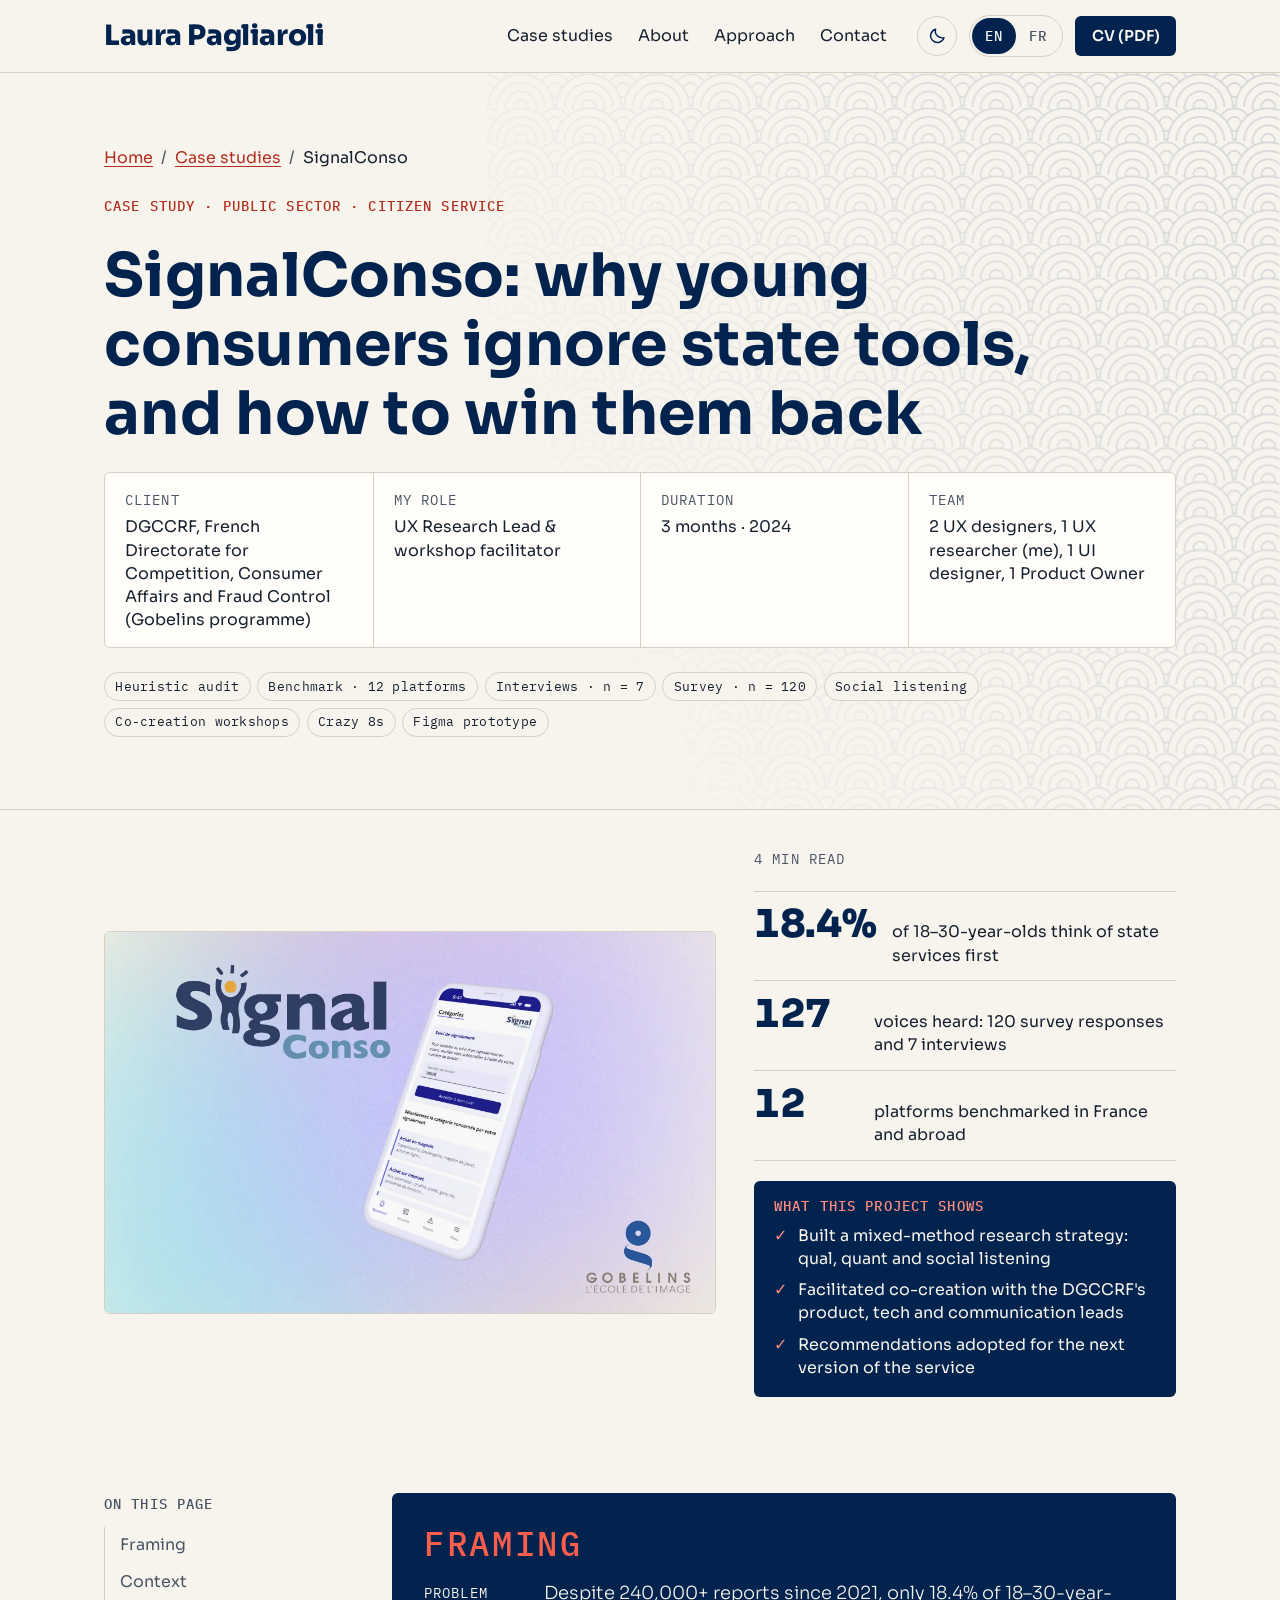
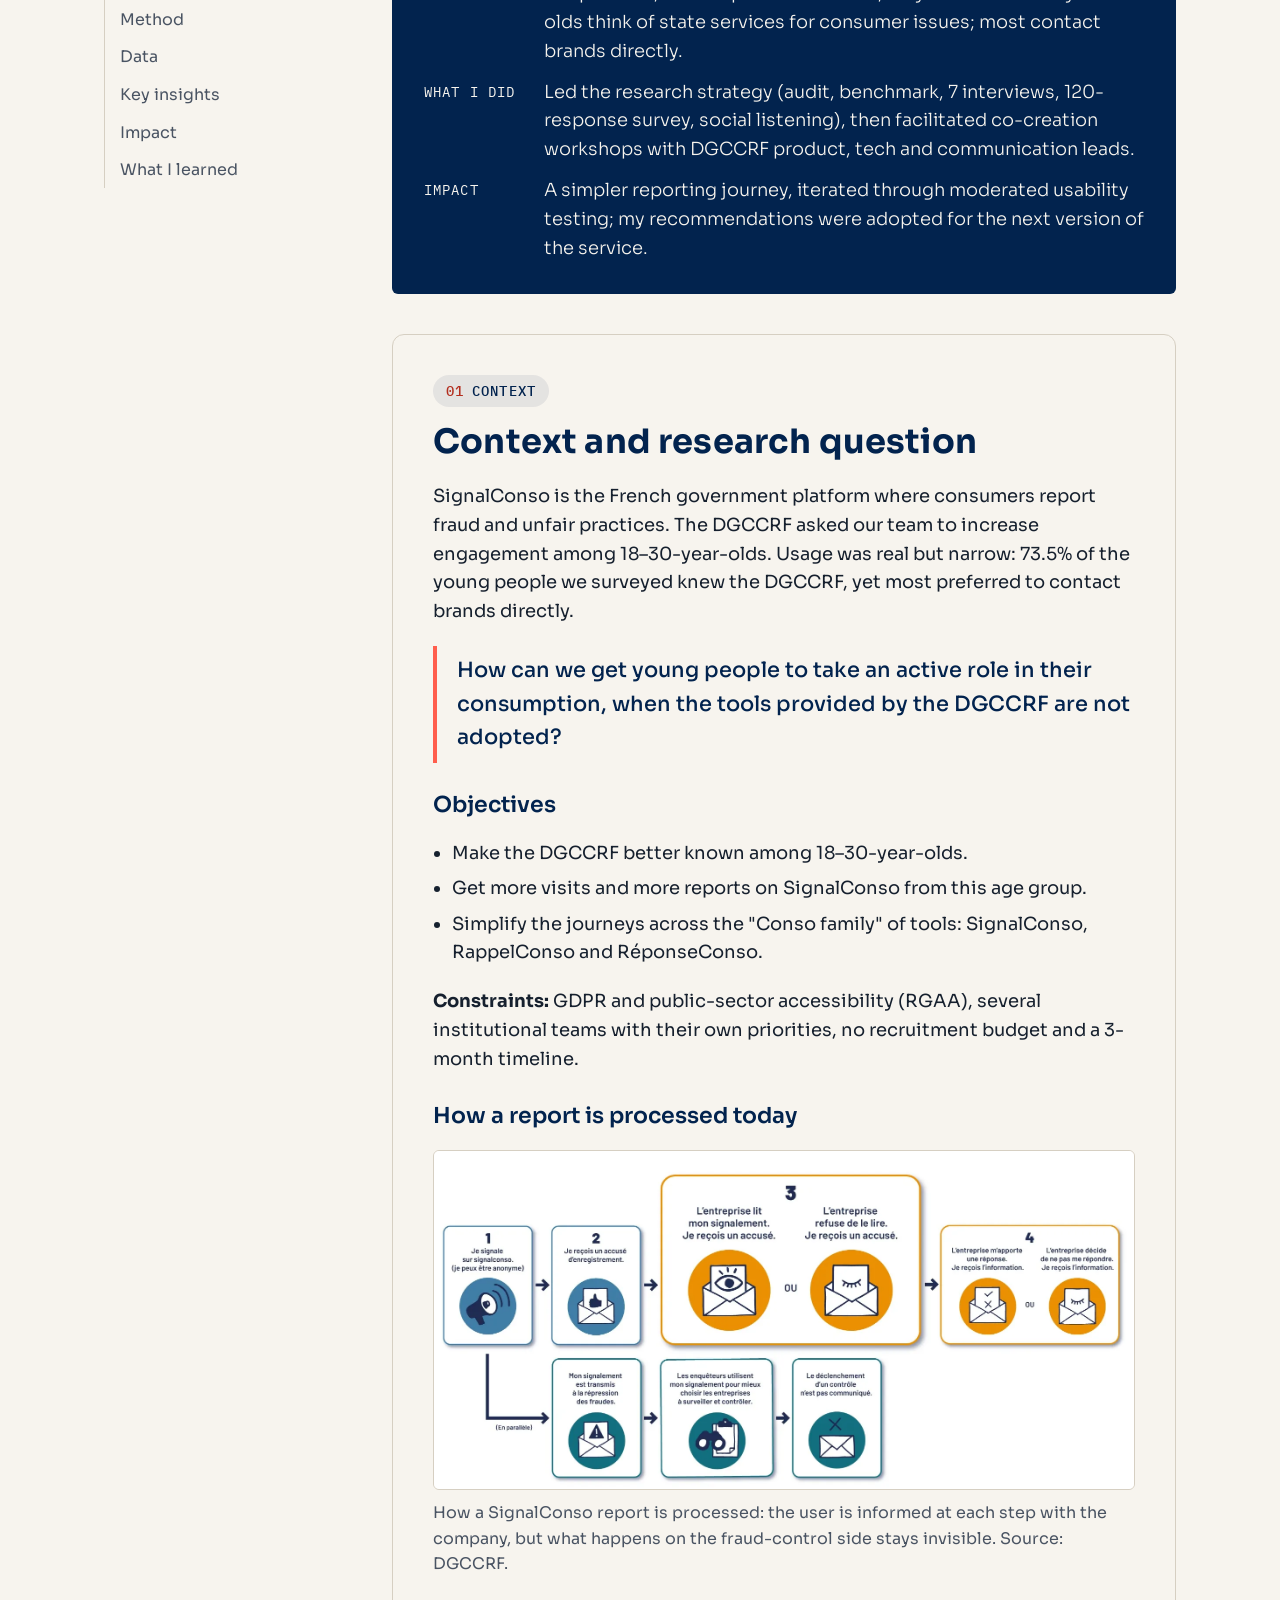
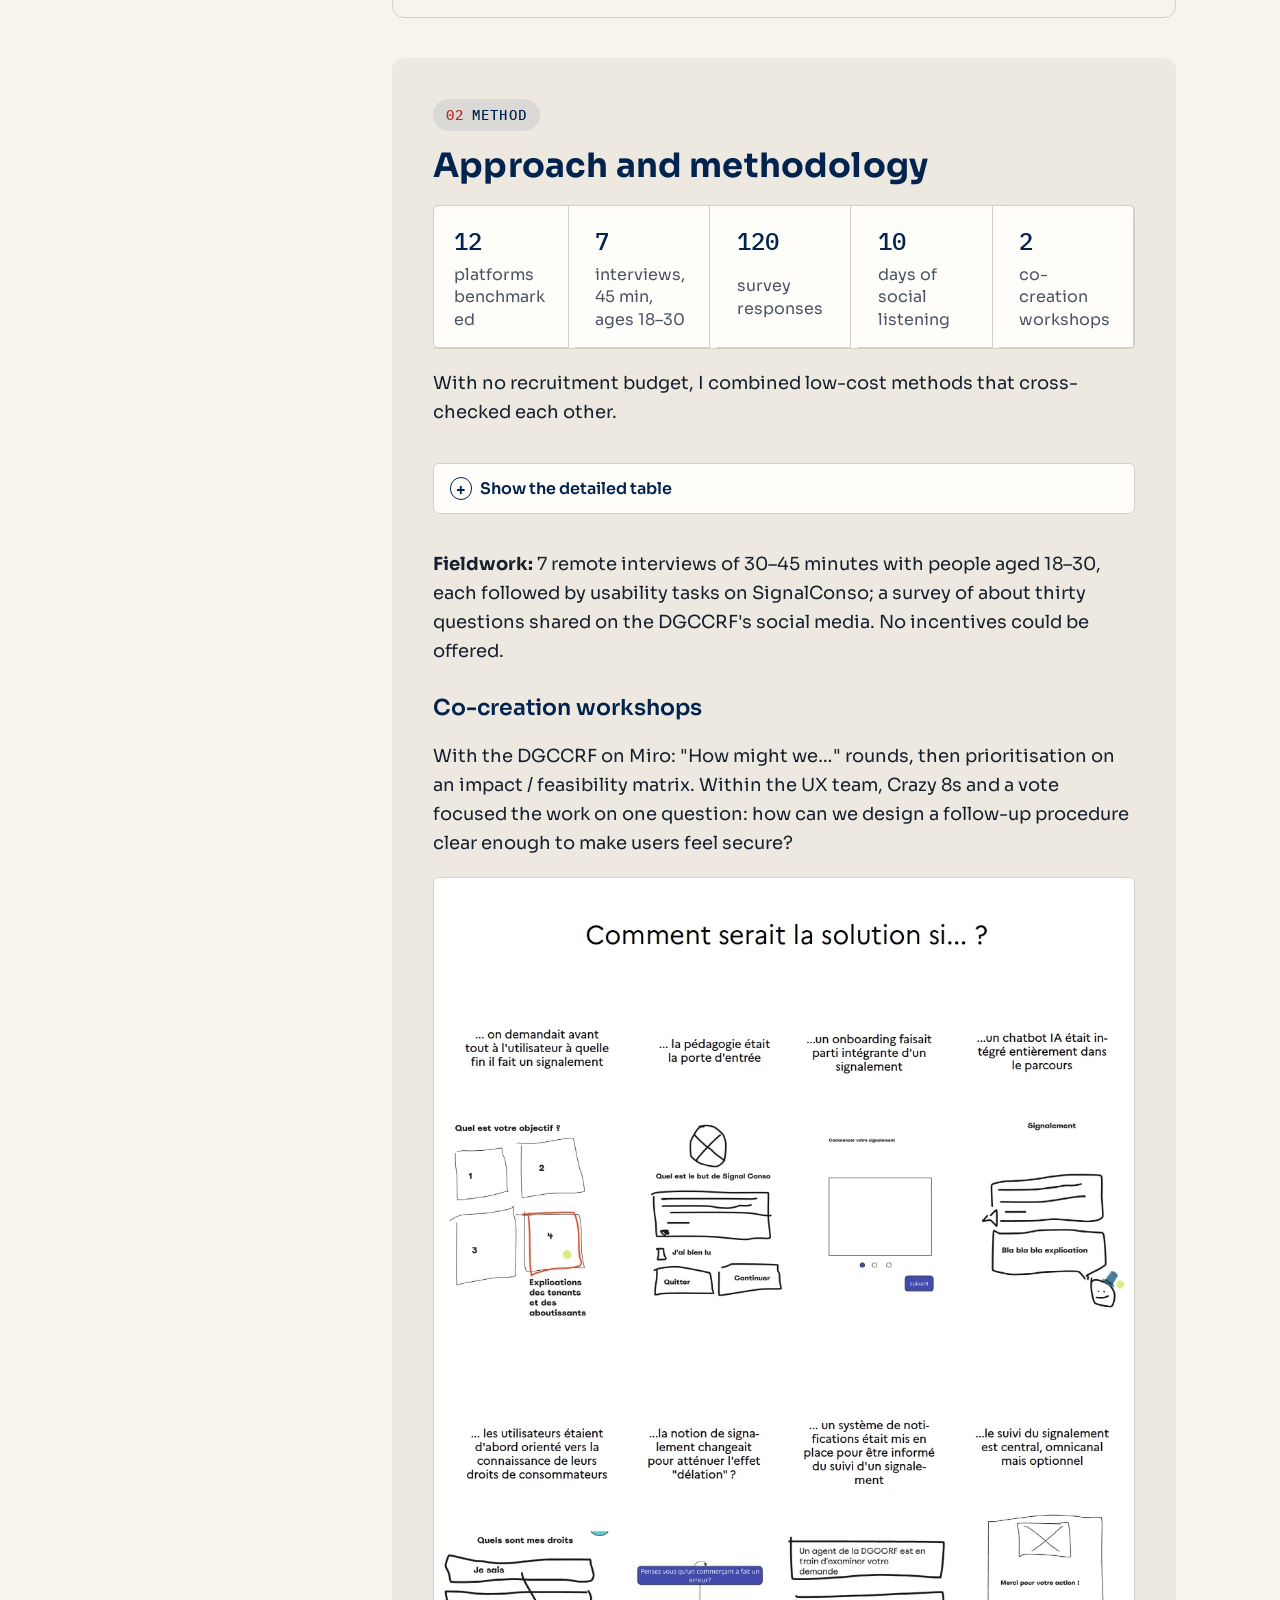
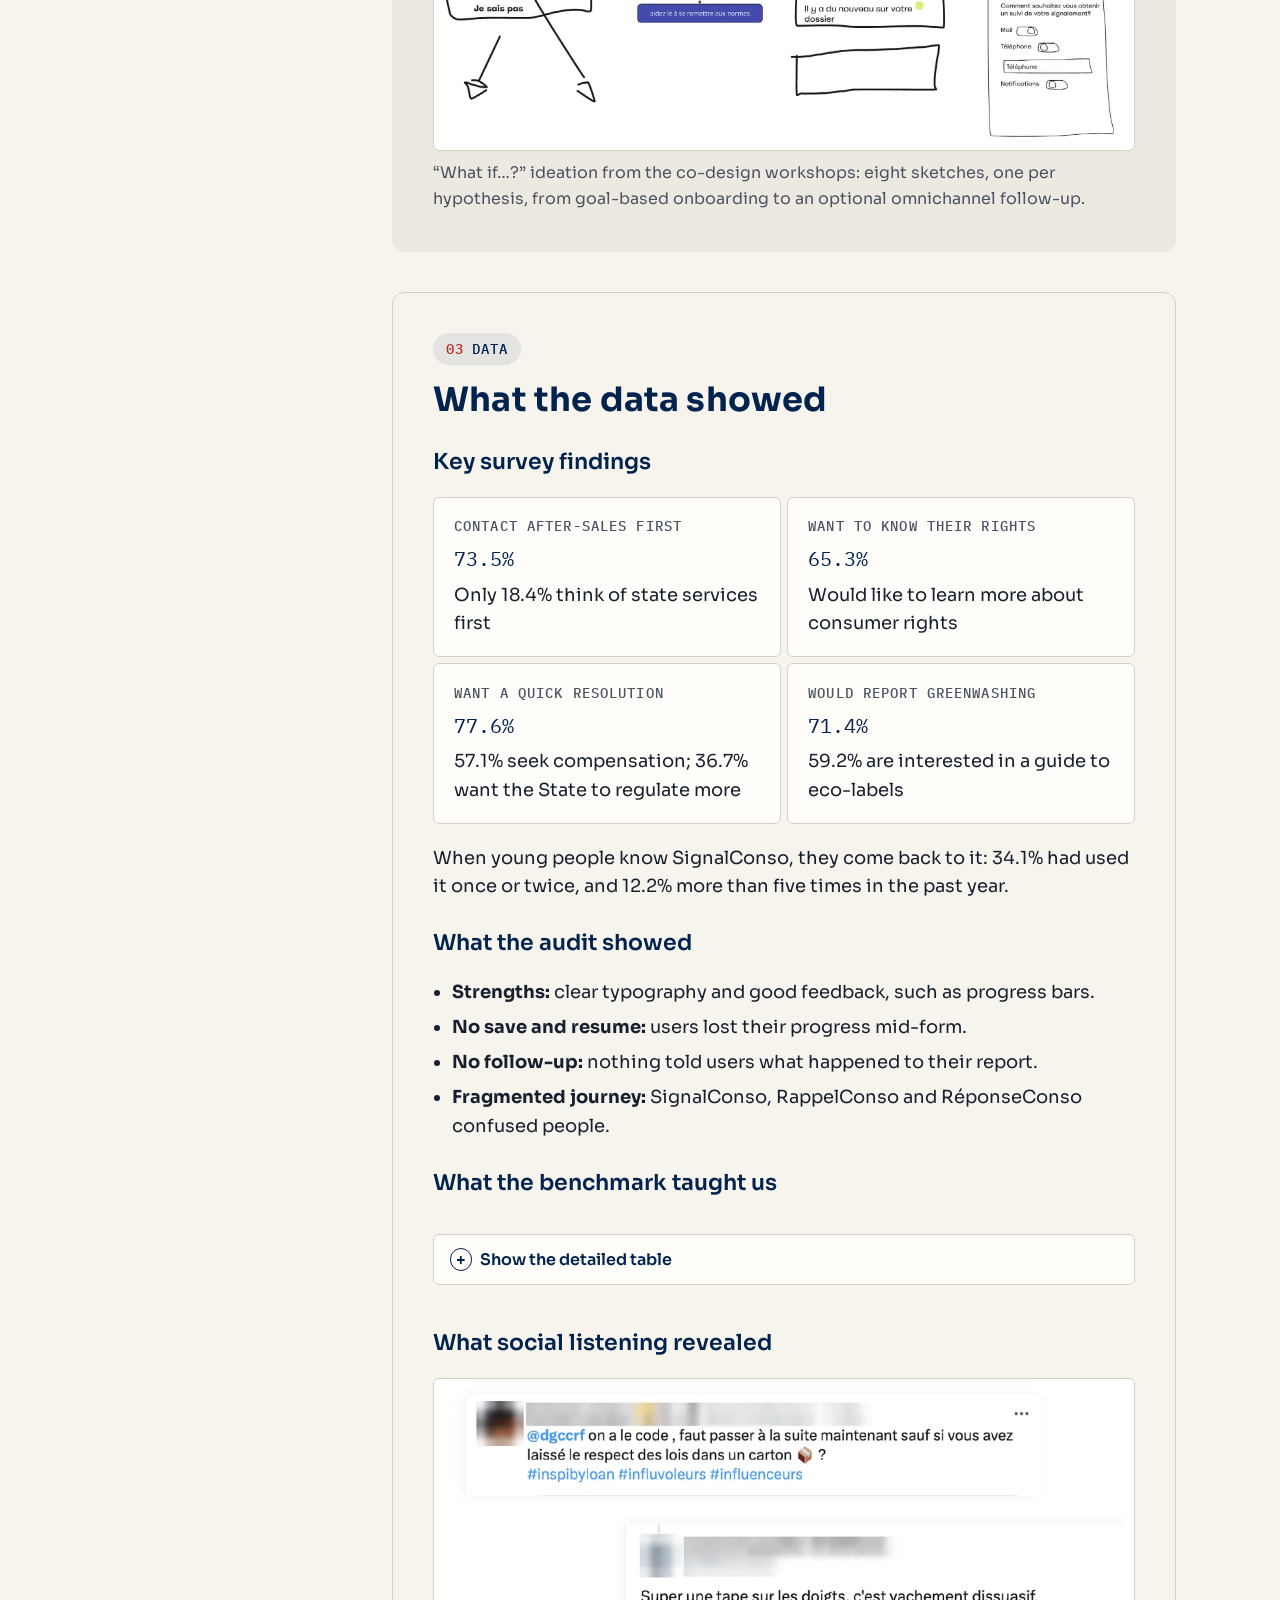
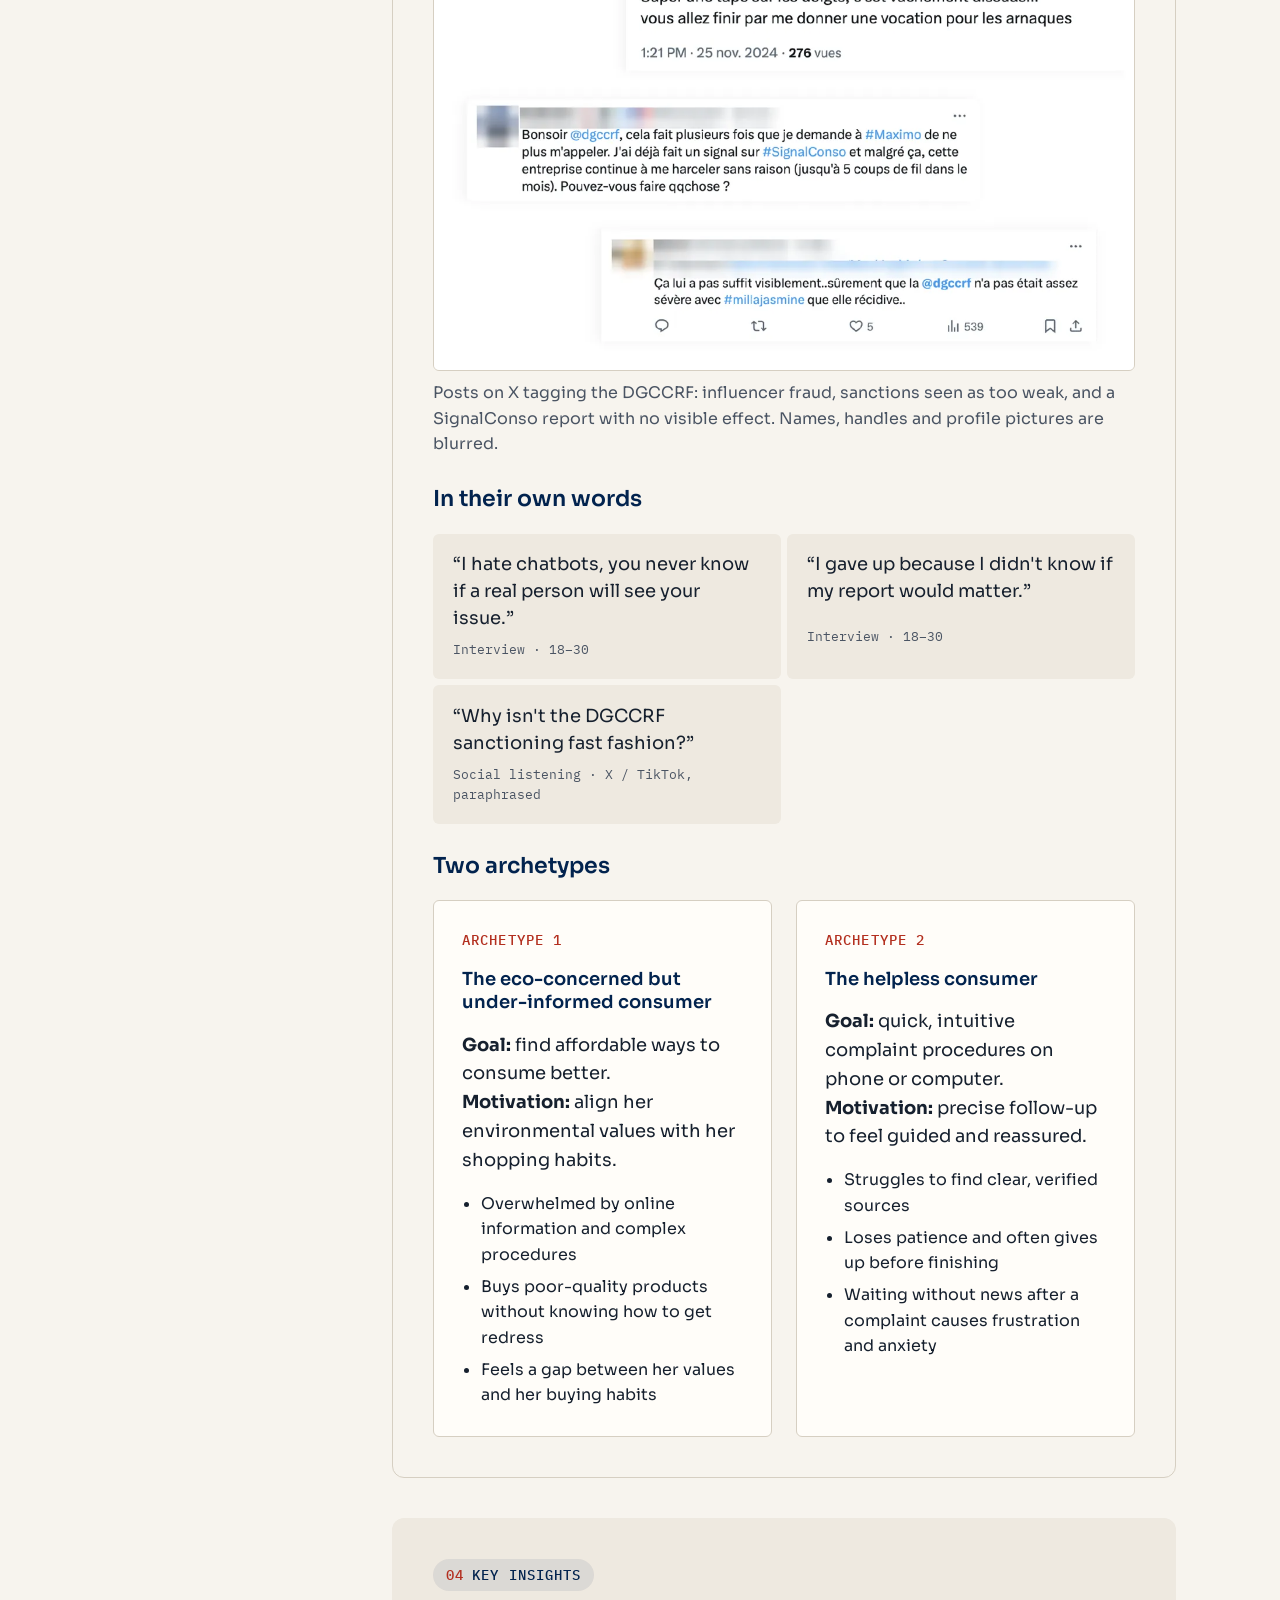
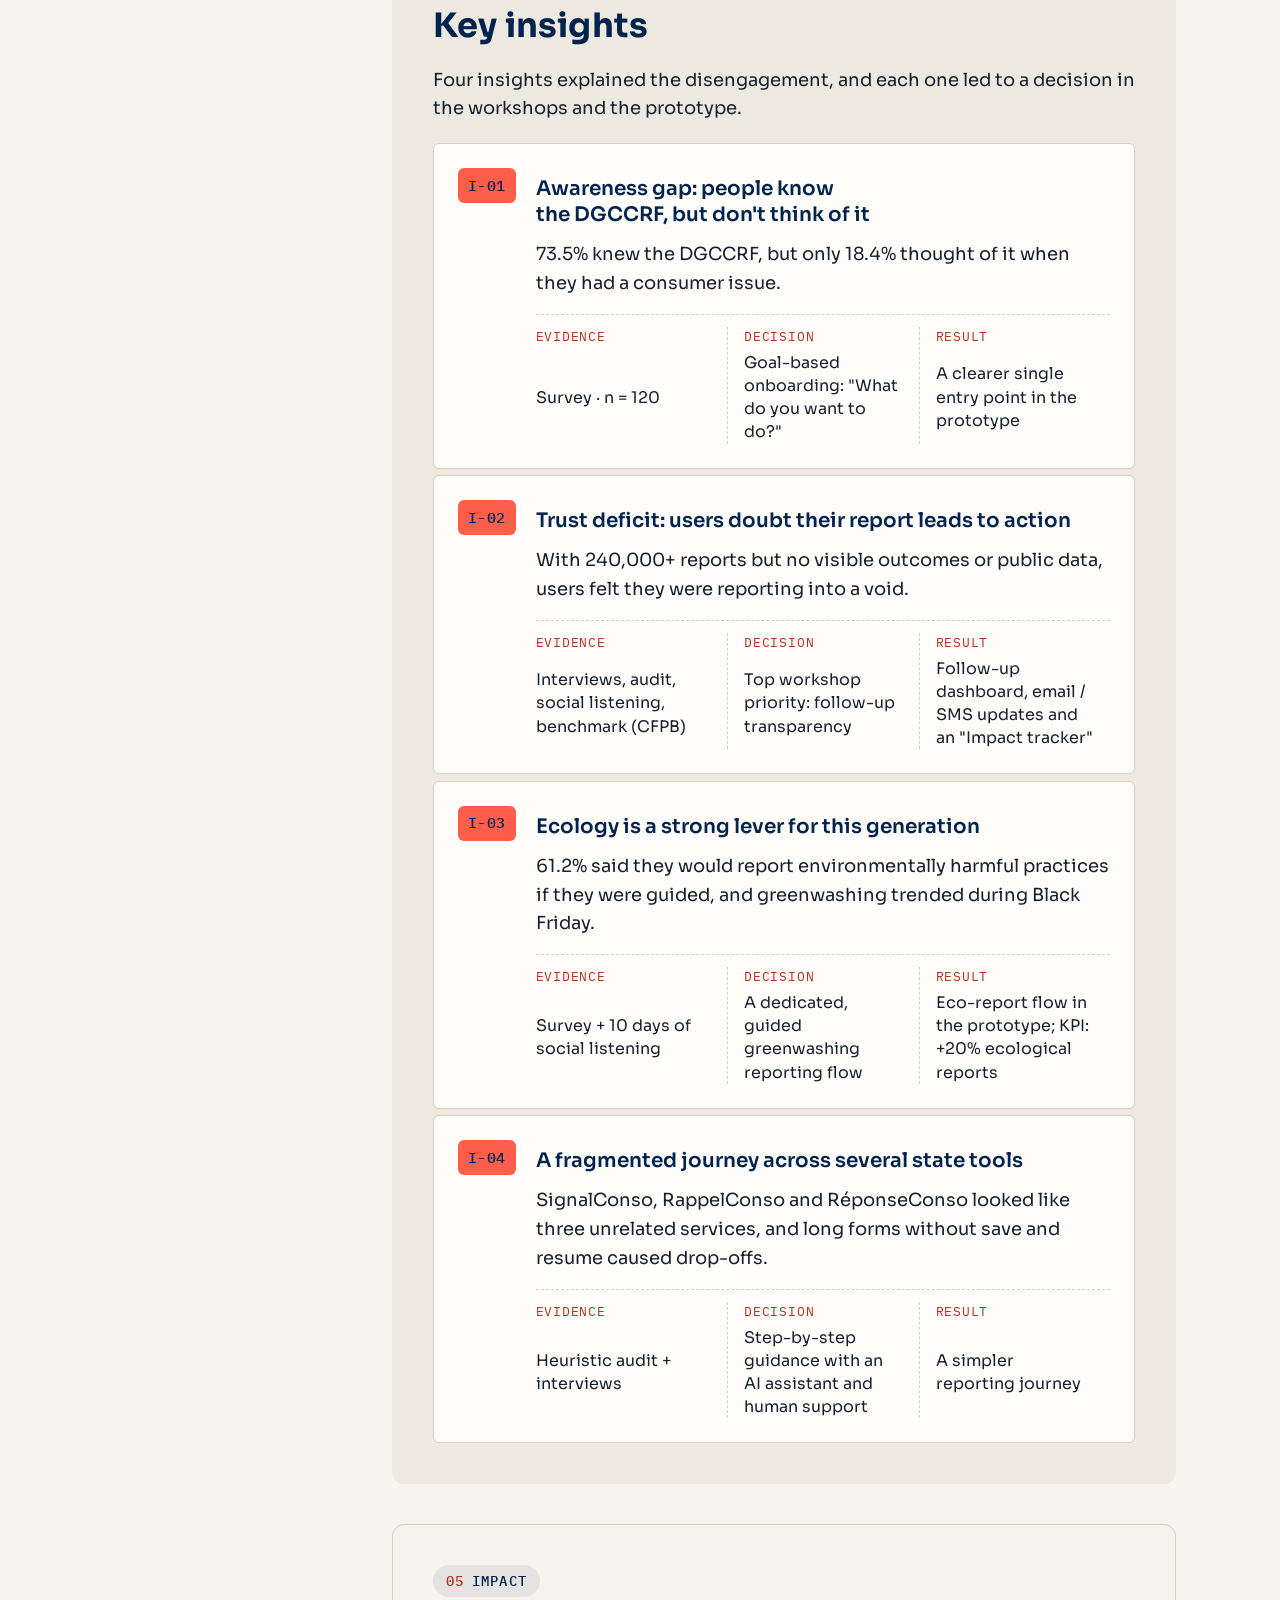
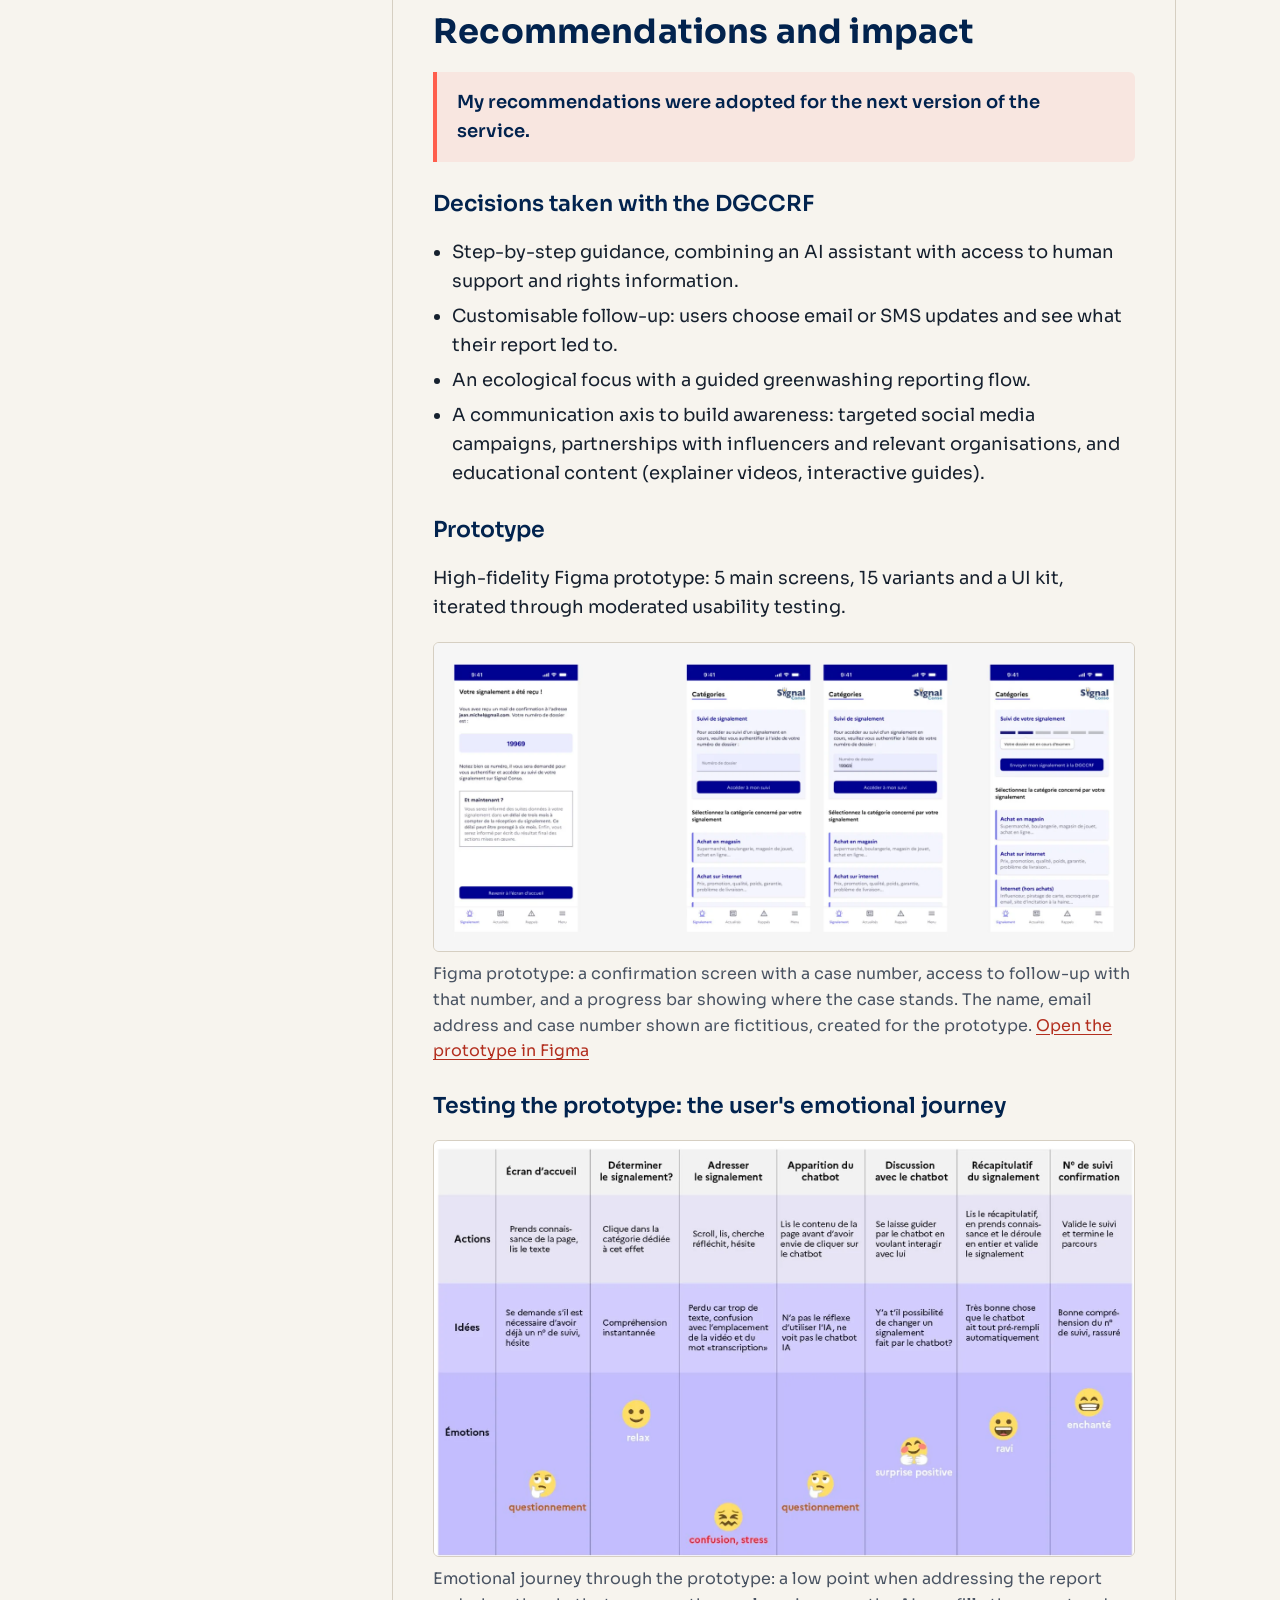
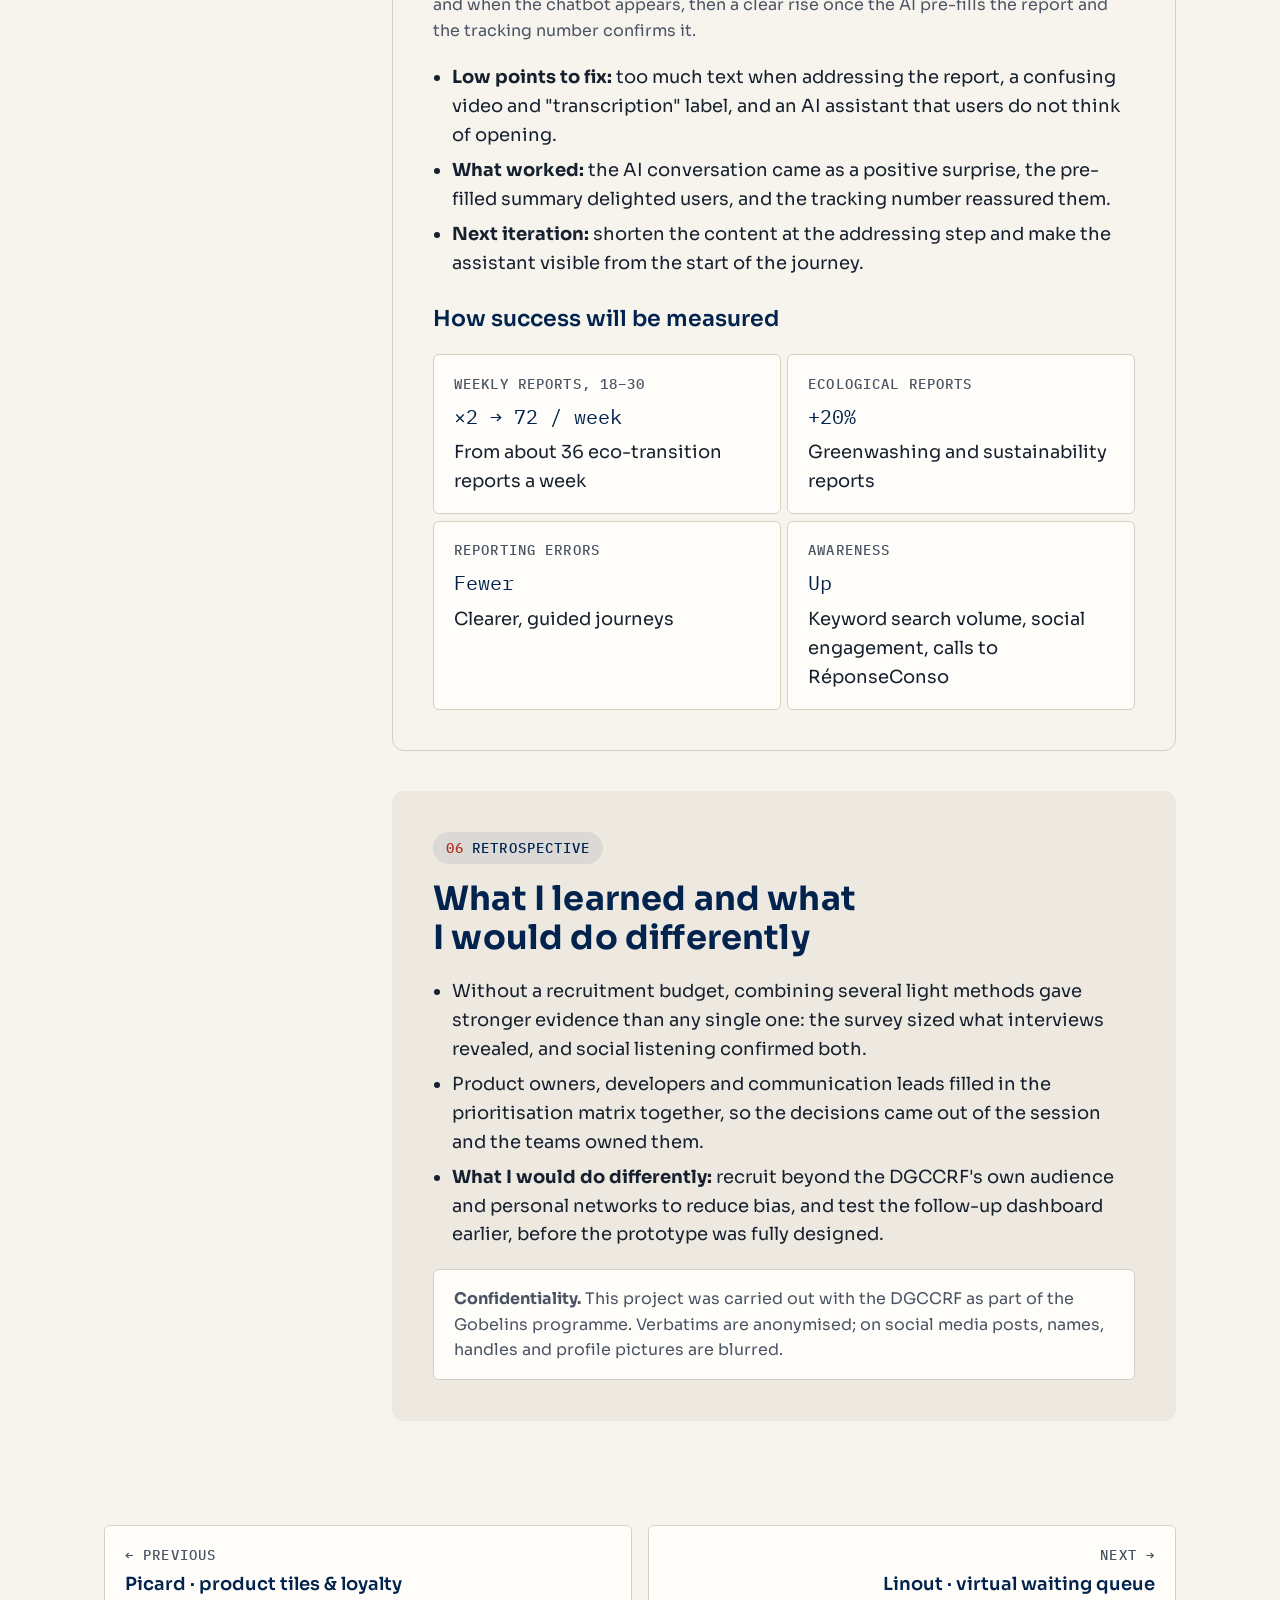
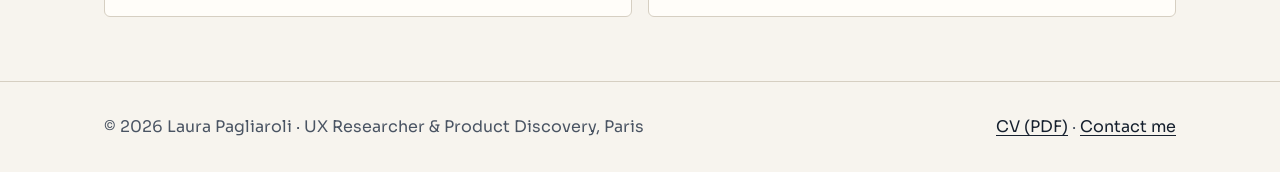
<file: case-studies/signalconso-dgccrf.html>
<!DOCTYPE html>
<html lang="en">
<head>
<meta charset="utf-8">
<meta name="viewport" content="width=device-width, initial-scale=1">
<!-- Site address: https://laurapagliaroli.github.io/Portfolio/ -->
<title>SignalConso (DGCCRF) case study · UX Research &amp; co-creation · Laura Pagliaroli</title>
<meta name="description" content="Public-sector UX Research case study: why 18–30-year-olds ignore SignalConso, the French consumer fraud reporting service. Heuristic audit, benchmark of 12 platforms, interviews, survey, social listening and co-creation workshops with DGCCRF stakeholders.">
<meta name="author" content="Laura Pagliaroli">
<link rel="canonical" href="https://laurapagliaroli.github.io/Portfolio/case-studies/signalconso-dgccrf.html">
<link rel="alternate" hreflang="en" href="https://laurapagliaroli.github.io/Portfolio/case-studies/signalconso-dgccrf.html">
<link rel="alternate" hreflang="fr" href="https://laurapagliaroli.github.io/Portfolio/case-studies/signalconso-dgccrf-fr.html">
<link rel="alternate" hreflang="x-default" href="https://laurapagliaroli.github.io/Portfolio/case-studies/signalconso-dgccrf.html">
<meta property="og:type" content="article">
<meta property="og:site_name" content="Laura Pagliaroli · UX Research">
<meta property="og:title" content="SignalConso (DGCCRF): why young consumers ignore state tools">
<meta property="og:description" content="Leading UX Research and stakeholder co-creation on a French government service. A case study by Laura Pagliaroli, UX Researcher.">
<meta property="og:url" content="https://laurapagliaroli.github.io/Portfolio/case-studies/signalconso-dgccrf.html">
<meta property="og:image" content="https://laurapagliaroli.github.io/Portfolio/assets/og-image.png">
<meta property="og:image:alt" content="Laura Pagliaroli, UX Researcher. SignalConso case study.">
<meta name="twitter:card" content="summary_large_image">
<script type="application/ld+json">
{
  "@context": "https://schema.org",
  "@type": "Article",
  "headline": "SignalConso (DGCCRF): leading UX Research and stakeholder co-creation",
  "about": ["UX Research", "Public sector UX", "Heuristic evaluation", "User interviews", "Survey", "Social listening", "Co-design workshops", "Service design"],
  "author": { "@type": "Person", "name": "Laura Pagliaroli", "jobTitle": "UX Researcher · Product Discovery", "url": "https://laurapagliaroli.github.io/Portfolio/" },
  "inLanguage": "en"
}
</script>
<link rel="icon" href="data:image/svg+xml,%3Csvg xmlns='http://www.w3.org/2000/svg' viewBox='0 0 64 64'%3E%3Crect width='64' height='64' rx='14' fill='%2302234E'/%3E%3Ctext x='32' y='43' font-size='30' font-weight='800' text-anchor='middle' fill='%23F7F4EE' font-family='Sora,Arial,sans-serif' letter-spacing='-1'%3ELP%3C/text%3E%3Crect x='14' y='50' width='36' height='4' rx='2' fill='%23FF5E4D'/%3E%3C/svg%3E">
<link rel="preconnect" href="https://fonts.googleapis.com">
<link rel="preconnect" href="https://fonts.gstatic.com" crossorigin>
<link href="https://fonts.googleapis.com/css2?family=IBM+Plex+Mono:wght@400;500&amp;family=Sora:wght@400;500;600;700;800&amp;display=swap" rel="stylesheet">
<script>/* every page opens in light mode */document.documentElement.setAttribute("data-theme","light")</script>
<script>try{localStorage.setItem("lp-lang","en")}catch(e){}</script>
<link rel="stylesheet" href="../assets/styles.css">
</head>
<body>
<a class="skip-link" href="#main">Skip to content</a>

<header class="site-header" id="top">
  <div class="container site-header__inner">
    <a class="brand" href="../index.html" aria-label="Laura Pagliaroli, home">Laura Pagliaroli</a>
    <button class="menu-toggle" type="button" aria-expanded="false" aria-controls="site-nav" id="menu-toggle">Menu</button>
    <nav class="nav" id="site-nav" aria-label="Main">
      <a href="../index.html#work" aria-current="true">Case studies</a>
      <a href="../index.html#about">About</a>
      <a href="../index.html#approach">Approach</a>
      <a href="../index.html#contact">Contact</a>
    </nav>
    <div class="header-actions">
      <button type="button" class="theme-toggle" id="theme-toggle" aria-pressed="false">
        <svg class="icon-moon" viewBox="0 0 24 24" aria-hidden="true" focusable="false"><path d="M20 14.5A8.5 8.5 0 0 1 9.5 4a8.5 8.5 0 1 0 10.5 10.5Z" fill="none" stroke="currentColor" stroke-width="1.8" stroke-linejoin="round"/></svg>
        <svg class="icon-sun" viewBox="0 0 24 24" aria-hidden="true" focusable="false"><circle cx="12" cy="12" r="4.2" fill="none" stroke="currentColor" stroke-width="1.8"/><path d="M12 2.5v2.2M12 19.3v2.2M2.5 12h2.2M19.3 12h2.2M5.3 5.3l1.6 1.6M17.1 17.1l1.6 1.6M5.3 18.7l1.6-1.6M17.1 6.9l1.6-1.6" stroke="currentColor" stroke-width="1.8" stroke-linecap="round"/></svg>
        <span class="visually-hidden" id="theme-toggle-label">Switch to dark mode</span>
      </button>
      <div class="lang-switch" role="group" aria-label="Language"><a href="signalconso-dgccrf.html" lang="en" hreflang="en" aria-current="true"><span aria-hidden="true">EN</span><span class="visually-hidden">English</span></a><a href="signalconso-dgccrf-fr.html" lang="fr" hreflang="fr"><span aria-hidden="true">FR</span><span class="visually-hidden">Français</span></a></div>
      <a class="btn btn--primary btn--small btn--download" href="../assets/Laura_Pagliaroli_CV_UX_Researcher_EN.pdf" download="Laura_Pagliaroli_CV_UX_Researcher_EN.pdf">CV (PDF)</a>
    </div>
  </div>
</header>

<main id="main">

<section class="cs-hero" aria-labelledby="cs-title">
  <div class="waves" aria-hidden="true">
    <svg viewBox="0 0 800 520" preserveAspectRatio="xMaxYMin slice" focusable="false">
      <defs>
        <pattern id="sg-cs" width="48" height="24" patternUnits="userSpaceOnUse">
          <g class="scale">
            <circle cx="0" cy="12" r="23"/><circle cx="0" cy="12" r="17"/><circle cx="0" cy="12" r="11"/><circle cx="0" cy="12" r="5"/>
            <circle cx="48" cy="12" r="23"/><circle cx="48" cy="12" r="17"/><circle cx="48" cy="12" r="11"/><circle cx="48" cy="12" r="5"/>
            <circle cx="24" cy="24" r="23"/><circle cx="24" cy="24" r="17"/><circle cx="24" cy="24" r="11"/><circle cx="24" cy="24" r="5"/>
          </g>
        </pattern>
        <linearGradient id="fade-cs" x1="1" y1="0" x2="0" y2="0.3">
          <stop offset="0" stop-color="#fff"/><stop offset="0.35" stop-color="#fff" stop-opacity="0.7"/><stop offset="0.8" stop-color="#fff" stop-opacity="0"/>
        </linearGradient>
        <mask id="m-cs"><rect width="800" height="520" fill="url(#fade-cs)"/></mask>
      </defs>
      <rect width="800" height="520" fill="url(#sg-cs)" mask="url(#m-cs)"/>
    </svg>
  </div>
  <div class="container cs-hero__inner">
    <nav class="breadcrumb" aria-label="Breadcrumb">
      <ol><li><a href="../index.html">Home</a></li><li><a href="../index.html#work">Case studies</a></li><li aria-current="page">SignalConso</li></ol>
    </nav>
    <p class="label label--coral">Case study · Public sector · Citizen service</p>
    <h1 id="cs-title">SignalConso: why young consumers ignore state tools, and how to win them back</h1>
    <dl class="facts">
      <div><dt>Client</dt><dd>DGCCRF, French Directorate for Competition, Consumer Affairs and Fraud Control (Gobelins programme)</dd></div>
      <div><dt>My role</dt><dd>UX Research Lead &amp; workshop facilitator</dd></div>
      <div><dt>Duration</dt><dd>3 months · 2024</dd></div>
      <div><dt>Team</dt><dd>2 UX designers, 1 UX researcher (me), 1 UI designer, 1 Product Owner</dd></div>
    </dl>
    <ul class="tags" aria-label="Methods used">
      <li>Heuristic audit</li><li>Benchmark · 12 platforms</li><li>Interviews · n = 7</li><li>Survey · n = 120</li><li>Social listening</li><li>Co-creation workshops</li><li>Crazy 8s</li><li>Figma prototype</li>
    </ul>
  </div>
</section>
<section class="cs-highlight" aria-label="Project highlights">
  <div class="container cs-highlight__inner">
    <figure class="cs-highlight__media"><img src="../assets/hero-signalconso.webp" width="1088" height="680" decoding="async" fetchpriority="high" alt="The SignalConso prototype on a phone: report tracking with a file number, then report categories such as in-store and online purchases."></figure>
    <div class="cs-highlight__facts">
      <p class="cs-highlight__time"><span>4</span> min read</p>
      <dl class="cs-highlight__metrics"><div><dt>18.4%</dt><dd>of 18–30-year-olds think of state services first</dd></div><div><dt>127</dt><dd>voices heard: 120 survey responses and 7 interviews</dd></div><div><dt>12</dt><dd>platforms benchmarked in France and abroad</dd></div></dl>
      <div class="cs-highlight__shows"><h2>What this project shows</h2><ul><li>Built a mixed-method research strategy: qual, quant and social listening</li><li>Facilitated co-creation with the DGCCRF's product, tech and communication leads</li><li>Recommendations adopted for the next version of the service</li></ul></div>
    </div>
  </div>
</section>
<div class="container cs-layout">
  <nav class="toc" aria-label="On this page">
    <p class="label">On this page</p>
    <ol>
      <li><a href="#tldr">Framing</a></li>
      <li><a href="#context">Context</a></li>
      <li><a href="#approach">Method</a></li>
      <li><a href="#synthesis">Data</a></li>
      <li><a href="#insights">Key insights</a></li>
      <li><a href="#impact">Impact</a></li>
      <li><a href="#learned">What I learned</a></li>
    </ol>
  </nav>

  <article class="cs-body">

    <section class="cs-section" id="tldr" aria-labelledby="tldr-title">
      <div class="tldr-box">
        <h2 id="tldr-title" class="label">Framing</h2>
        <ol>
          <li><b>Problem</b><span>Despite 240,000+ reports since 2021, only 18.4% of 18–30-year-olds think of state services for consumer issues; most contact brands directly.</span></li>
          <li><b>What I did</b><span>Led the research strategy (audit, benchmark, 7 interviews, 120-response survey, social listening), then facilitated co-creation workshops with DGCCRF product, tech and communication leads.</span></li>
          <li><b>Impact</b><span>A simpler reporting journey, iterated through moderated usability testing; my recommendations were adopted for the next version of the service.</span></li>
        </ol>
      </div>
    </section>

    <section class="cs-section cs-panel" id="context" aria-labelledby="context-title">
      <p class="cs-kicker"><span aria-hidden="true">01</span> Context</p>
      <h2 id="context-title">Context and research question</h2>
      <p>SignalConso is the French government platform where consumers report fraud and unfair practices. The DGCCRF asked our team to increase engagement among 18–30-year-olds. Usage was real but narrow: 73.5% of the young people we surveyed knew the DGCCRF, yet most preferred to contact brands directly.</p>
      <p class="question">How can we get young people to take an active role in their consumption, when the tools provided by the DGCCRF are not adopted?</p>
      <h3>Objectives</h3>
      <ul>
        <li>Make the DGCCRF better known among 18–30-year-olds.</li>
        <li>Get more visits and more reports on SignalConso from this age group.</li>
        <li>Simplify the journeys across the "Conso family" of tools: SignalConso, RappelConso and RéponseConso.</li>
      </ul>
      <p><strong>Constraints:</strong> GDPR and public-sector accessibility (RGAA), several institutional teams with their own priorities, no recruitment budget and a 3-month timeline.</p>
      <h3>How a report is processed today</h3>
      <figure class="figure">
        <div class="figure__frame">
          <img src="../assets/signalconso-report-workflow.webp" width="1600" height="773" loading="lazy" decoding="async" alt="SignalConso report workflow in four steps. 1: I report on SignalConso, anonymously if I wish. 2: I receive an acknowledgement of registration. 3: the company reads my report or refuses to read it, and I am notified either way. 4: the company answers me or decides not to, and I am informed. In parallel, the report is passed to the fraud control services, investigators use it to choose which companies to monitor and inspect, and any inspection triggered is not communicated.">
        </div>
        <figcaption>How a SignalConso report is processed: the user is informed at each step with the company, but what happens on the fraud-control side stays invisible. Source: DGCCRF.</figcaption>
      </figure>
    </section>

    <section class="cs-section cs-panel cs-panel--alt" id="approach" aria-labelledby="approach-title">
      <p class="cs-kicker"><span aria-hidden="true">02</span> Method</p>
      <h2 id="approach-title">Approach and methodology</h2>
      <ul class="protocol" aria-label="Research protocol">
        <li><strong>12</strong><span>platforms benchmarked</span></li>
        <li><strong>7</strong><span>interviews, 45 min, ages 18–30</span></li>
        <li><strong>120</strong><span>survey responses</span></li>
        <li><strong>10</strong><span>days of social listening</span></li>
        <li><strong>2</strong><span>co-creation workshops</span></li>
      </ul>
      <p>With no recruitment budget, I combined low-cost methods that cross-checked each other.</p>
      <details class="more"><summary>Show the detailed table</summary><div class="method-table-wrap" tabindex="0" role="region" aria-label="Methods and rationale, scrollable table">
        <table class="method-table">
          <caption class="visually-hidden">Methods, why they were chosen, and sample</caption>
          <thead><tr><th scope="col">Method</th><th scope="col">Why this method</th><th scope="col">Sample</th></tr></thead>
          <tbody>
            <tr><td>Heuristic audit</td><td>Find usability issues in the site and app fast, using Bastien &amp; Scapin's ergonomic criteria.</td><td>Site + app</td></tr>
            <tr><td>Benchmark</td><td>Learn how public and private platforms build trust (e.g. CFPB in the US, Consumidor.gov.br).</td><td>12 platforms</td></tr>
            <tr><td>Interviews</td><td>Understand motivations and barriers in depth. I wrote the script and ran every session.</td><td>n = 7 · 18–30</td></tr>
            <tr><td>Survey</td><td>Size what interviews revealed. Distributed through the DGCCRF's social media.</td><td>n = 120</td></tr>
            <tr><td>Social listening</td><td>Observe spontaneous conversations on X and TikTok during Black Friday.</td><td>10 days</td></tr>
          </tbody>
        </table>
      </div></details>
      <p><strong>Fieldwork:</strong> 7 remote interviews of 30–45 minutes with people aged 18–30, each followed by usability tasks on SignalConso; a survey of about thirty questions shared on the DGCCRF's social media. No incentives could be offered.</p>
      <h3>Co-creation workshops</h3>
      <p>With the DGCCRF on Miro: "How might we…" rounds, then prioritisation on an impact / feasibility matrix. Within the UX team, Crazy 8s and a vote focused the work on one question: how can we design a follow-up procedure clear enough to make users feel secure?</p>
      <figure class="figure">
          <div class="figure__frame">
            <img src="../assets/signalconso-what-if.webp" width="1022" height="1272" loading="lazy" decoding="async" alt="Eight hand-drawn sketches answering “What would the solution look like if…?”: asking users their goal first, education as the entry point, onboarding built into reporting, a fully integrated AI chatbot, guiding users to their consumer rights, reframing reporting to avoid the idea of informing on someone, follow-up notifications, and a central but optional omnichannel follow-up.">
          </div>
          <figcaption>“What if…?” ideation from the co-design workshops: eight sketches, one per hypothesis, from goal-based onboarding to an optional omnichannel follow-up.</figcaption>
        </figure>
    </section>

    <section class="cs-section cs-panel" id="synthesis" aria-labelledby="synthesis-title">
      <p class="cs-kicker"><span aria-hidden="true">03</span> Data</p>
      <h2 id="synthesis-title">What the data showed</h2>
      <h3>Key survey findings</h3>
      <ul class="metrics">
        <li><span class="label">Contact after-sales first</span><span class="ba">73.5%</span><span>Only 18.4% think of state services first</span></li>
        <li><span class="label">Want to know their rights</span><span class="ba">65.3%</span><span>Would like to learn more about consumer rights</span></li>
        <li><span class="label">Want a quick resolution</span><span class="ba">77.6%</span><span>57.1% seek compensation; 36.7% want the State to regulate more</span></li>
        <li><span class="label">Would report greenwashing</span><span class="ba">71.4%</span><span>59.2% are interested in a guide to eco-labels</span></li>
      </ul>
      <p>When young people know SignalConso, they come back to it: 34.1% had used it once or twice, and 12.2% more than five times in the past year.</p>
      <h3>What the audit showed</h3>
      <ul>
        <li><strong>Strengths:</strong> clear typography and good feedback, such as progress bars.</li>
        <li><strong>No save and resume:</strong> users lost their progress mid-form.</li>
        <li><strong>No follow-up:</strong> nothing told users what happened to their report.</li>
        <li><strong>Fragmented journey:</strong> SignalConso, RappelConso and RéponseConso confused people.</li>
      </ul>
      <h3>What the benchmark taught us</h3>
      <details class="more"><summary>Show the detailed table</summary><div class="method-table-wrap" tabindex="0" role="region" aria-label="Benchmark highlights, scrollable table">
        <table class="method-table">
          <caption class="visually-hidden">Benchmark highlights and takeaways for SignalConso</caption>
          <thead><tr><th scope="col">Platform</th><th scope="col">Strength</th><th scope="col">Takeaway for SignalConso</th></tr></thead>
          <tbody>
            <tr><td>CFPB (USA)</td><td>Public complaint database, 15-day company response</td><td>Transparency builds trust</td></tr>
            <tr><td>Consumidor.gov.br</td><td>Businesses must answer within 10 days</td><td>Accountability drives engagement</td></tr>
            <tr><td>Yuka (France)</td><td>Trusted for product transparency</td><td>Educational content increases adoption</td></tr>
          </tbody>
        </table>
      </div></details>
      <h3>What social listening revealed</h3>
      <figure class="figure">
        <div class="figure__frame">
          <img src="../assets/signalconso-social-listening.webp" width="1200" height="1013" loading="lazy" decoding="async" alt="Four posts on X addressed to the DGCCRF: users mention influencer fraud with the hashtag influvoleurs, call sanctions too weak to deter scams, and report that a company kept calling them despite a report on SignalConso.">
        </div>
        <figcaption>Posts on X tagging the DGCCRF: influencer fraud, sanctions seen as too weak, and a SignalConso report with no visible effect. Names, handles and profile pictures are blurred.</figcaption>
      </figure>
      <h3>In their own words</h3>
      <ul class="verbatims">
        <li><q>I hate chatbots, you never know if a real person will see your issue.</q><span>Interview · 18–30</span></li>
        <li><q>I gave up because I didn't know if my report would matter.</q><span>Interview · 18–30</span></li>
        <li><q>Why isn't the DGCCRF sanctioning fast fashion?</q><span>Social listening · X / TikTok, paraphrased</span></li>
      </ul>
      <h3>Two archetypes</h3>
      <div class="offers">
        <article class="offer">
          <p class="label label--coral">Archetype 1</p>
          <h4>The eco-concerned but under-informed consumer</h4>
          <p><strong>Goal:</strong> find affordable ways to consume better.<br><strong>Motivation:</strong> align her environmental values with her shopping habits.</p>
          <ul>
            <li>Overwhelmed by online information and complex procedures</li>
            <li>Buys poor-quality products without knowing how to get redress</li>
            <li>Feels a gap between her values and her buying habits</li>
          </ul>
        </article>
        <article class="offer">
          <p class="label label--coral">Archetype 2</p>
          <h4>The helpless consumer</h4>
          <p><strong>Goal:</strong> quick, intuitive complaint procedures on phone or computer.<br><strong>Motivation:</strong> precise follow-up to feel guided and reassured.</p>
          <ul>
            <li>Struggles to find clear, verified sources</li>
            <li>Loses patience and often gives up before finishing</li>
            <li>Waiting without news after a complaint causes frustration and anxiety</li>
          </ul>
        </article>
      </div>
    </section>

    <section class="cs-section cs-panel cs-panel--alt" id="insights" aria-labelledby="insights-title">
      <p class="cs-kicker"><span aria-hidden="true">04</span> Key insights</p>
      <h2 id="insights-title">Key insights</h2>
      <p>Four insights explained the disengagement, and each one led to a decision in the workshops and the prototype.</p>
      <ol class="insights">
        <li class="insight">
          <span class="insight__id" aria-hidden="true">I-01</span>
          <div class="insight__body">
            <h3><span class="visually-hidden">Insight 1: </span>Awareness gap: people know the DGCCRF, but don't think of it</h3>
            <p>73.5% knew the DGCCRF, but only 18.4% thought of it when they had a consumer issue.</p>
            <dl class="chain">
              <div><dt>Evidence</dt><dd>Survey · n = 120</dd></div>
              <div><dt>Decision</dt><dd>Goal-based onboarding: "What do you want to do?"</dd></div>
              <div><dt>Result</dt><dd>A clearer single entry point in the prototype</dd></div>
            </dl>
          </div>
        </li>
        <li class="insight">
          <span class="insight__id" aria-hidden="true">I-02</span>
          <div class="insight__body">
            <h3><span class="visually-hidden">Insight 2: </span>Trust deficit: users doubt their report leads to action</h3>
            <p>With 240,000+ reports but no visible outcomes or public data, users felt they were reporting into a void.</p>
            <dl class="chain">
              <div><dt>Evidence</dt><dd>Interviews, audit, social listening, benchmark (CFPB)</dd></div>
              <div><dt>Decision</dt><dd>Top workshop priority: follow-up transparency</dd></div>
              <div><dt>Result</dt><dd>Follow-up dashboard, email / SMS updates and an "Impact tracker"</dd></div>
            </dl>
          </div>
        </li>
        <li class="insight">
          <span class="insight__id" aria-hidden="true">I-03</span>
          <div class="insight__body">
            <h3><span class="visually-hidden">Insight 3: </span>Ecology is a strong lever for this generation</h3>
            <p>61.2% said they would report environmentally harmful practices if they were guided, and greenwashing trended during Black Friday.</p>
            <dl class="chain">
              <div><dt>Evidence</dt><dd>Survey + 10 days of social listening</dd></div>
              <div><dt>Decision</dt><dd>A dedicated, guided greenwashing reporting flow</dd></div>
              <div><dt>Result</dt><dd>Eco-report flow in the prototype; KPI: +20% ecological reports</dd></div>
            </dl>
          </div>
        </li>
        <li class="insight">
          <span class="insight__id" aria-hidden="true">I-04</span>
          <div class="insight__body">
            <h3><span class="visually-hidden">Insight 4: </span>A fragmented journey across several state tools</h3>
            <p>SignalConso, RappelConso and RéponseConso looked like three unrelated services, and long forms without save and resume caused drop-offs.</p>
            <dl class="chain">
              <div><dt>Evidence</dt><dd>Heuristic audit + interviews</dd></div>
              <div><dt>Decision</dt><dd>Step-by-step guidance with an AI assistant and human support</dd></div>
              <div><dt>Result</dt><dd>A simpler reporting journey</dd></div>
            </dl>
          </div>
        </li>
      </ol>
    </section>

    <section class="cs-section cs-panel" id="impact" aria-labelledby="impact-title">
      <p class="cs-kicker"><span aria-hidden="true">05</span> Impact</p>
      <h2 id="impact-title">Recommendations and impact</h2>
      <p class="cs-outcome">My recommendations were adopted for the next version of the service.</p>
      <h3>Decisions taken with the DGCCRF</h3>
      <ul>
        <li>Step-by-step guidance, combining an AI assistant with access to human support and rights information.</li>
        <li>Customisable follow-up: users choose email or SMS updates and see what their report led to.</li>
        <li>An ecological focus with a guided greenwashing reporting flow.</li>
        <li>A communication axis to build awareness: targeted social media campaigns, partnerships with influencers and relevant organisations, and educational content (explainer videos, interactive guides).</li>
      </ul>
      <h3>Prototype</h3>
      <p>High-fidelity Figma prototype: 5 main screens, 15 variants and a UI kit, iterated through moderated usability testing.</p>
      <figure class="figure">
        <div class="figure__frame">
          <img src="../assets/signalconso-prototype.webp" width="1600" height="704" loading="lazy" decoding="async" alt="Four mobile screens of the SignalConso prototype. The confirmation screen shows the case number and explains what happens next and within what time frame. The follow-up screen asks for the case number to access the report. Once entered, a progress bar shows that the case is being reviewed, with a button to send the report to the DGCCRF.">
        </div>
        <figcaption>Figma prototype: a confirmation screen with a case number, access to follow-up with that number, and a progress bar showing where the case stands. The name, email address and case number shown are fictitious, created for the prototype. <a href="https://www.figma.com/proto/FO6hJ2ns0vTACOTvRLLZWs/Signal-Conso?node-id=1061-29461&amp;starting-point-node-id=1061%3A24491&amp;page-id=1%3A3">Open the prototype in Figma</a></figcaption>
      </figure>
      <h3>Testing the prototype: the user's emotional journey</h3>
      <figure class="figure">
        <div class="figure__frame">
          <img src="../assets/signalconso-journey-map.webp" width="1600" height="947" loading="lazy" decoding="async" alt="Journey map of the prototype in seven steps, with actions, thoughts and emotions. Home screen: questioning, wonders whether a tracking number is needed. Choosing the type of report: relaxed, instant understanding. Addressing the report: confusion and stress, too much text, confused by the video and the word transcription. Chatbot appears: questioning, does not think of using the AI. Conversation with the chatbot: positive surprise, wonders whether a report made by the chatbot can be changed. Report summary: delighted that the chatbot pre-filled everything. Tracking number confirmation: enchanted and reassured.">
        </div>
        <figcaption>Emotional journey through the prototype: a low point when addressing the report and when the chatbot appears, then a clear rise once the AI pre-fills the report and the tracking number confirms it.</figcaption>
      </figure>
      <ul>
        <li><strong>Low points to fix:</strong> too much text when addressing the report, a confusing video and "transcription" label, and an AI assistant that users do not think of opening.</li>
        <li><strong>What worked:</strong> the AI conversation came as a positive surprise, the pre-filled summary delighted users, and the tracking number reassured them.</li>
        <li><strong>Next iteration:</strong> shorten the content at the addressing step and make the assistant visible from the start of the journey.</li>
      </ul>
      <h3>How success will be measured</h3>
      <ul class="metrics">
        <li><span class="label">Weekly reports, 18–30</span><span class="ba">×2 → 72 / week</span><span>From about 36 eco-transition reports a week</span></li>
        <li><span class="label">Ecological reports</span><span class="ba">+20%</span><span>Greenwashing and sustainability reports</span></li>
        <li><span class="label">Reporting errors</span><span class="ba">Fewer</span><span>Clearer, guided journeys</span></li>
        <li><span class="label">Awareness</span><span class="ba">Up</span><span>Keyword search volume, social engagement, calls to RéponseConso</span></li>
      </ul>
    </section>

    <section class="cs-section cs-panel cs-panel--alt" id="learned" aria-labelledby="learned-title">
      <p class="cs-kicker"><span aria-hidden="true">06</span> Retrospective</p>
      <h2 id="learned-title">What I learned and what I would do differently</h2>
      <ul>
        <li>Without a recruitment budget, combining several light methods gave stronger evidence than any single one: the survey sized what interviews revealed, and social listening confirmed both.</li>
        <li>Product owners, developers and communication leads filled in the prioritisation matrix together, so the decisions came out of the session and the teams owned them.</li>
        <li><strong>What I would do differently:</strong> recruit beyond the DGCCRF's own audience and personal networks to reduce bias, and test the follow-up dashboard earlier, before the prototype was fully designed.</li>
      </ul>
      <p class="note"><strong>Confidentiality.</strong> This project was carried out with the DGCCRF as part of the Gobelins programme. Verbatims are anonymised; on social media posts, names, handles and profile pictures are blurred.</p>
    </section>

  </article>
</div>

<div class="container">
  <nav class="pager" aria-label="Other case studies">
    <a class="prev" href="picard-product-tiles-loyalty.html"><span class="label">← Previous</span>Picard · product tiles &amp; loyalty</a>
    <a class="next" href="linout-virtual-waiting-queue.html"><span class="label">Next →</span>Linout · virtual waiting queue</a>
  </nav>
</div>
</main>

<a class="to-top" href="#top" id="to-top" aria-label="Back to top"><svg viewBox="0 0 24 24" aria-hidden="true" focusable="false"><path d="M12 19V5M5.5 11.5 12 5l6.5 6.5" fill="none" stroke="currentColor" stroke-width="2" stroke-linecap="round" stroke-linejoin="round"/></svg></a>
<footer class="site-footer">
  <div class="container site-footer__inner">
    <span>© <span id="year">2026</span> Laura Pagliaroli · UX Researcher &amp; Product Discovery, Paris</span>
    <span><a href="../assets/Laura_Pagliaroli_CV_UX_Researcher_EN.pdf" download="Laura_Pagliaroli_CV_UX_Researcher_EN.pdf">CV (PDF)</a> · <a href="../index.html#contact">Contact me</a></span>
  </div>
</footer>
<script src="../assets/main.js"></script>
</body>
</html>
</file>
<file: assets/styles.css>
/* ==========================================================================
   Laura Pagliaroli — UX Research & Product Discovery portfolio
   Visual world: "Seigaiha field notebook" — washi paper, deep navy ink,
   Japanese wave pattern (from the LinkedIn banner), bright coral for
   insights and calls to action.

   HOW TO CUSTOMISE: change the tokens in :root below. Every colour and
   font on the site comes from these variables.
   ========================================================================== */

:root {
  /* ---- Colours (light theme) ---- */
  --washi: #F7F4EE;        /* main background (washi paper) */
  --paper: #FFFDF9;        /* cards, raised surfaces */
  --sand: #EEE9E0;         /* secondary background */
  --line: #D6CFC2;         /* borders, dividers */
  --ink: #16202E;          /* body text */
  --muted: #4A5463;        /* secondary text */
  --navy: #02234E;         /* primary: headings, primary buttons, band */
  --coral: #FF5E4D;        /* secondary: bright coral (fills, highlights) */
  --coral-ink: #B32F1F;    /* coral for TEXT on light backgrounds (AA) */
  --coral-display: #F5533F; /* bright coral for large heading words (3:1 AA large text) */
  --on-coral: #02234E;     /* text placed on coral fills */
  --btn-bg: #02234E;       /* primary button */
  --btn-fg: #F7F4EE;
  --band-bg: #02234E;      /* navy language band */
  --band-fg: #F7F4EE;
  --wave: #02234E;         /* Seigaiha stroke colour */
  --focus: #B32F1F;        /* keyboard focus ring */
  --placeholder-bg: #FFE3DF;

  /* ---- Typography ---- */
  --font-name: "Sora", "Segoe UI", system-ui, sans-serif;     /* your name (extra bold) */
  --font-display: "Sora", "Segoe UI", system-ui, sans-serif;  /* headings */
  --font-body: "Sora", "Segoe UI", system-ui, sans-serif;     /* running text */
  --font-mono: "IBM Plex Mono", ui-monospace, "SFMono-Regular", Menlo, monospace;

  /* ---- Type scale (body = 18px) ---- */
  --fs-label: 0.875rem;   /* 14px mono labels */
  --fs-small: 1rem;       /* 16px */
  --fs-body: 1.125rem;    /* 18px */
  --fs-lead: 1.3125rem;   /* 21px */
  --fs-h3: 1.375rem;      /* 22px */
  --fs-h2: clamp(1.75rem, 1.3rem + 1.8vw, 2.5rem);
  --fs-h1: clamp(2.25rem, 1.5rem + 3.4vw, 3.75rem);

  /* ---- Layout ---- */
  --measure: 68ch;
  --container: 72rem;
  --gutter: clamp(1rem, 4vw, 2.5rem);
  --radius: 6px;

  color-scheme: light;
}

/* ---- Dark theme: system preference ---- */
@media (prefers-color-scheme: dark) {
  :root:not([data-theme="light"]) {
    --washi: #071A33; --paper: #0C2444; --sand: #0A2040; --line: #284770;
    --ink: #E9EDF3; --muted: #AAB6C8; --navy: #C9DAF5;
    --coral: #FF6B5B; --coral-ink: #FF8E80; --coral-display: #FF6B5B; --on-coral: #02234E;
    --btn-bg: #F7F4EE; --btn-fg: #02234E;
    --band-bg: #0F2D55; --band-fg: #F7F4EE;
    --wave: #C9DAF5; --focus: #FF8E80; --placeholder-bg: #3A1F2A;
    color-scheme: dark;
  }
}
/* ---- Dark theme: explicit ---- */
:root[data-theme="dark"] {
  --washi: #071A33; --paper: #0C2444; --sand: #0A2040; --line: #284770;
  --ink: #E9EDF3; --muted: #AAB6C8; --navy: #C9DAF5;
  --coral: #FF6B5B; --coral-ink: #FF8E80; --coral-display: #FF6B5B; --on-coral: #02234E;
  --btn-bg: #F7F4EE; --btn-fg: #02234E;
  --band-bg: #0F2D55; --band-fg: #F7F4EE;
  --wave: #C9DAF5; --focus: #FF8E80; --placeholder-bg: #3A1F2A;
  color-scheme: dark;
}

/* ==========================================================================
   Base
   ========================================================================== */
*, *::before, *::after { box-sizing: border-box; }
html { -webkit-text-size-adjust: 100%; scroll-behavior: smooth; scroll-padding-top: 5.5rem; }
body {
  margin: 0;
  background: var(--washi);
  color: var(--ink);
  font-family: var(--font-body);
  font-size: var(--fs-body);
  line-height: 1.6;
}
img, svg { max-width: 100%; height: auto; display: block; }
a { color: var(--coral-ink); text-underline-offset: 0.18em; text-decoration-thickness: 1px; }
a:hover { text-decoration-thickness: 2px; }
p { margin: 0; max-width: var(--measure); }
ul { margin: 0; }

h1, h2, h3 { margin: 0; color: var(--navy); text-wrap: balance; }
h1, h2 { font-family: var(--font-display); font-weight: 700; line-height: 1.15; letter-spacing: 0.005em; }
h1 { font-size: var(--fs-h1); }
h2 { font-size: var(--fs-h2); }
h3 { font-family: var(--font-body); font-size: var(--fs-h3); font-weight: 600; line-height: 1.3; }

:focus-visible { outline: 3px solid var(--focus); outline-offset: 3px; border-radius: 2px; }

.skip-link {
  position: absolute; left: 1rem; top: -100px; z-index: 100;
  background: var(--btn-bg); color: var(--btn-fg); padding: 0.75rem 1rem; border-radius: var(--radius);
}
.skip-link:focus { top: 1rem; }
.visually-hidden {
  position: absolute !important; width: 1px; height: 1px; overflow: hidden;
  clip: rect(0 0 0 0); white-space: nowrap; margin: -1px; padding: 0; border: 0;
}

.container { width: 100%; max-width: var(--container); margin-inline: auto; padding-inline: var(--gutter); }
.section { padding-block: clamp(3.5rem, 7vw, 6rem); }
.section--sand { background: var(--sand); }
.section-head { display: grid; gap: 0.75rem; margin-bottom: 2.5rem; }
.section-head p { color: var(--muted); font-size: var(--fs-lead); }

/* Mono "protocol" labels: eyebrows, tags, n = 12 */
.label {
  font-family: var(--font-mono); font-size: var(--fs-label); font-weight: 500;
  letter-spacing: 0.08em; text-transform: uppercase; color: var(--muted);
}
.label--coral { color: var(--coral-ink); }

/* Content still to be written by Laura */
.todo {
  background: var(--placeholder-bg); color: var(--ink);
  outline: 1px dashed var(--coral-ink); outline-offset: 1px; border-radius: 3px; padding: 0 0.2em;
}
.todo::before { content: "[À REMPLACER] "; font-family: var(--font-mono); font-size: 0.8em; color: var(--coral-ink); font-weight: 500; }

/* ==========================================================================
   Header
   ========================================================================== */
.site-header {
  position: sticky; top: 0; z-index: 50;
  background: color-mix(in srgb, var(--washi) 92%, transparent);
  backdrop-filter: blur(8px); -webkit-backdrop-filter: blur(8px);
  border-bottom: 1px solid var(--line);
}
.site-header__inner { display: flex; align-items: center; gap: 1.25rem; min-height: 4.5rem; }
.brand {
  font-family: var(--font-name); font-weight: 800; font-size: 1.75rem; line-height: 1; letter-spacing: -0.015em;
  color: var(--navy); text-decoration: none; white-space: nowrap; margin-right: auto;
}
.nav { display: flex; align-items: center; gap: 0.25rem; }
.nav a {
  color: var(--ink); text-decoration: none; font-size: var(--fs-small);
  padding: 0.5rem 0.65rem; border-radius: var(--radius);
}
.nav a:hover { background: var(--sand); }
.header-actions { display: flex; align-items: center; gap: 0.75rem; }

.lang-switch { display: flex; border: 1px solid var(--line); border-radius: 999px; padding: 2px; }
.lang-switch button {
  font: 500 var(--fs-label)/1 var(--font-mono); letter-spacing: 0.06em;
  background: none; color: var(--muted); border: 0; border-radius: 999px;
  min-width: 2.75rem; min-height: 2.25rem; cursor: pointer;
}
.lang-switch button[aria-pressed="true"] { background: var(--navy); color: var(--washi); }
.lang-switch a {
  display: inline-grid; place-items: center; font: 500 var(--fs-label)/1 var(--font-mono); letter-spacing: 0.06em;
  color: var(--muted); text-decoration: none; border-radius: 999px; min-width: 2.75rem; min-height: 2.25rem;
}
.lang-switch a:hover { color: var(--navy); }
.lang-switch a[aria-current="true"] { background: var(--navy); color: var(--washi); }

.menu-toggle { display: none; }

/* Light / dark switch */
.theme-toggle {
  display: inline-grid; place-items: center; width: 2.5rem; height: 2.5rem; flex: none;
  background: none; color: var(--navy); border: 1px solid var(--line); border-radius: 999px; cursor: pointer;
}
.theme-toggle:hover { background: var(--sand); }
.theme-toggle svg { width: 1.2rem; height: 1.2rem; }
.theme-toggle .icon-sun { display: none; }
:root[data-theme="dark"] .theme-toggle .icon-sun { display: block; }
:root[data-theme="dark"] .theme-toggle .icon-moon { display: none; }
@media (prefers-color-scheme: dark) {
  :root:not([data-theme="light"]) .theme-toggle .icon-sun { display: block; }
  :root:not([data-theme="light"]) .theme-toggle .icon-moon { display: none; }
}

/* Buttons */
.btn {
  display: inline-flex; align-items: center; justify-content: center; gap: 0.5rem;
  min-height: 2.75rem; padding: 0.7rem 1.25rem; border-radius: var(--radius);
  font: 600 var(--fs-small)/1.2 var(--font-body); text-decoration: none; cursor: pointer;
  border: 2px solid transparent; transition: transform 0.15s ease, box-shadow 0.15s ease;
}
.btn:hover { transform: translateY(-1px); box-shadow: 0 4px 0 -1px color-mix(in srgb, var(--navy) 25%, transparent); }
.btn--primary { background: var(--btn-bg); color: var(--btn-fg); transition: background-color 0.15s ease, color 0.15s ease, transform 0.15s ease; }
.btn--primary:hover, .btn--primary:focus-visible { background: var(--coral); color: var(--on-coral); }
.btn--coral { background: var(--coral); color: var(--on-coral); }
/* Contact me: on hover an arrow slides in. No shadow, no colour change */
.btn--coral::after, .btn--arrow::after {
  content: "→"; display: inline-block; overflow: hidden; max-width: 0; margin-left: -0.5rem; opacity: 0;
  transform: translateX(-6px); transition: max-width 0.25s ease, margin-left 0.25s ease, opacity 0.2s ease, transform 0.25s ease;
}
.btn--coral:hover, .btn--coral:focus-visible, .btn--arrow:hover, .btn--arrow:focus-visible { transform: none; box-shadow: none; }
.btn--coral:hover::after, .btn--coral:focus-visible::after, .btn--arrow:hover::after, .btn--arrow:focus-visible::after { max-width: 1.2em; margin-left: 0; opacity: 1; transform: translateX(0); }
.btn--ghost { background: transparent; color: var(--navy); border-color: var(--navy); }
.btn--small { min-height: 2.5rem; padding: 0.5rem 0.9rem; font-size: 0.9375rem; }

@media (max-width: 860px) {
  .menu-toggle {
    display: inline-flex; align-items: center; gap: 0.4rem; background: none; border: 1px solid var(--line);
    color: var(--ink); border-radius: var(--radius); min-height: 2.5rem; padding: 0 0.75rem;
    font: 500 var(--fs-small) var(--font-body); cursor: pointer;
  }
  .nav {
    display: none; position: absolute; left: 0; right: 0; top: 100%;
    flex-direction: column; align-items: stretch; gap: 0;
    background: var(--washi); border-bottom: 1px solid var(--line); padding: 0.5rem var(--gutter) 1rem;
  }
  .nav.is-open { display: flex; }
  .nav a { padding: 0.85rem 0.5rem; font-size: var(--fs-body); border-bottom: 1px solid var(--line); }
}
@media (max-width: 520px) {
  .site-header__inner { flex-wrap: wrap; gap: 0.5rem 0.75rem; padding-block: 0.6rem; }
  .brand { font-size: 1.5rem; }
  .header-actions { width: 100%; justify-content: space-between; order: 3; }
}

/* ==========================================================================
   Seigaiha waves (shared by hero and case study header)
   ========================================================================== */
.waves { position: absolute; inset: 0 0 auto auto; width: min(62%, 52rem); height: 100%; pointer-events: none; color: var(--wave); opacity: 0.14; }
.waves svg { width: 100%; height: 100%; }
.waves { --wave-fill: var(--washi); }
.contact .waves { --wave-fill: var(--band-bg); }
.waves .scale { fill: var(--wave-fill); stroke: currentColor; stroke-width: 1.2; }

/* ==========================================================================
   Hero
   ========================================================================== */
.hero { position: relative; overflow: hidden; }
.hero__inner { position: relative; display: grid; gap: 1.75rem; padding-block: clamp(3rem, 8vw, 6rem) clamp(2.5rem, 6vw, 4.5rem); }
.hero h1 { font-weight: 500; text-align: left; text-wrap: wrap; font-size: clamp(2rem, 4.6vw, 3.75rem); }
/* Two lines from tablet width up; on phones the title wraps naturally */
.hero h1 .line-break { display: none; }
@media (min-width: 640px) { .hero h1 .line-break { display: inline; } .hero h1 { white-space: nowrap; } }
.accent { color: var(--coral-display); font-weight: 700; } /* highlighted words, as in the LinkedIn banner */
.hero__lead { font-size: var(--fs-lead); font-weight: 500; color: var(--ink); max-width: 58ch; }
.hero__name { font-weight: 700; color: var(--navy); }
.availability {
  display: flex; flex-wrap: nowrap; align-items: baseline; gap: 0.75rem; max-width: 60ch;
  font-size: var(--fs-small); font-weight: 500; color: var(--ink);
}
.availability__dot { width: 0.65rem; height: 0.65rem; transform: translateY(0.05em); border-radius: 50%; background: var(--coral); box-shadow: 0 0 0 4px color-mix(in srgb, var(--coral) 25%, transparent); flex: none; }
.hero__ctas { display: flex; flex-wrap: wrap; gap: 0.75rem; }

/* Proof row: reads like a research protocol sheet */
.proof {
  display: grid; grid-template-columns: repeat(4, minmax(0, 1fr));
  border: 1px solid var(--line); border-radius: var(--radius); background: var(--paper);
  margin: 0; padding: 0; list-style: none;
}
.proof li { padding: 1.1rem 1.25rem; display: grid; gap: 0.25rem; align-content: start; }
.proof li + li { border-left: 1px solid var(--line); }
.proof strong { font-family: var(--font-mono); font-weight: 500; font-size: clamp(1.35rem, 5.8vw, 1.75rem); color: var(--navy); line-height: 1.1; font-variant-numeric: tabular-nums; }
.proof span { font-size: var(--fs-small); color: var(--muted); line-height: 1.4; }
@media (max-width: 860px) {
  .proof { grid-template-columns: repeat(2, minmax(0, 1fr)); }
  .proof li:nth-child(3) { border-left: 0; }
  .proof li:nth-child(n+3) { border-top: 1px solid var(--line); }
}

/* Navy language band (echo of the LinkedIn banner) */
.band { background: var(--band-bg); color: var(--band-fg); }
.band__inner { display: flex; flex-wrap: wrap; justify-content: center; align-items: center; gap: 0.5rem 1.75rem; min-height: 4.5rem; padding-block: 1rem; letter-spacing: 0.08em; font-size: var(--fs-body); }
.band__inner span[aria-hidden] { color: var(--coral); }
.seal {
  display: inline-grid; place-items: center; width: 2.5rem; height: 2.5rem; border-radius: var(--radius);
  background: var(--coral); color: var(--on-coral); font-size: 1.25rem; font-weight: 700; flex: none;
}

/* ==========================================================================
   Case study cards
   ========================================================================== */
.cases { display: grid; grid-template-columns: repeat(2, minmax(0, 1fr)); gap: 1.5rem; margin: 0; padding: 0; list-style: none; }
@media (max-width: 860px) { .cases { grid-template-columns: 1fr; } }
.case-card {
  position: relative; display: flex; flex-direction: column; height: 100%; overflow: hidden;
  background: var(--paper); border: 1px solid var(--line); border-radius: var(--radius);
  transition: transform 0.2s ease, box-shadow 0.2s ease;
}
/* Thumbnail, like a Figma file card */
.case-card__thumb { aspect-ratio: 16 / 10; overflow: hidden; background: var(--sand); border-bottom: 1px solid var(--line); }
.case-card__thumb img { display: block; width: 100%; height: 100%; object-fit: cover; transition: transform 0.35s ease; }
.case-card__thumb--pattern {
  display: grid; place-items: center; background-color: var(--navy);
  background-image: url("data:image/svg+xml,%3Csvg xmlns='http://www.w3.org/2000/svg' width='48' height='24'%3E%3Cg fill='none' stroke='%23F7F4EE' stroke-opacity='.22' stroke-width='1.2'%3E%3Ccircle cx='0' cy='12' r='23'/%3E%3Ccircle cx='0' cy='12' r='17'/%3E%3Ccircle cx='0' cy='12' r='11'/%3E%3Ccircle cx='0' cy='12' r='5'/%3E%3Ccircle cx='48' cy='12' r='23'/%3E%3Ccircle cx='48' cy='12' r='17'/%3E%3Ccircle cx='48' cy='12' r='11'/%3E%3Ccircle cx='48' cy='12' r='5'/%3E%3Ccircle cx='24' cy='24' r='23'/%3E%3Ccircle cx='24' cy='24' r='17'/%3E%3Ccircle cx='24' cy='24' r='11'/%3E%3Ccircle cx='24' cy='24' r='5'/%3E%3C/g%3E%3C/svg%3E");
}
.case-card__thumb--pattern span { font-weight: 800; font-size: clamp(1.75rem, 3.5vw, 2.5rem); color: var(--washi); background: var(--navy); padding: 0.2rem 0.9rem; border-radius: var(--radius); }
.case-card__body { display: flex; flex-direction: column; gap: 0.9rem; flex: 1; padding: 1.5rem 1.75rem 1.75rem; }
.case-card__eyebrow { margin: 0; font-family: var(--font-mono); font-size: var(--fs-label); text-transform: uppercase; letter-spacing: 0.08em; color: var(--muted); }
.case-card__eyebrow .label { font-size: inherit; letter-spacing: inherit; }
.case-card h3 { margin: 0; }
.case-card:hover, .case-card:has(h3 a:focus-visible) { transform: translateY(-4px); box-shadow: 0 18px 40px -22px color-mix(in srgb, var(--navy) 70%, transparent); }
.case-card:hover .case-card__thumb img { transform: scale(1.04); }
@media (prefers-reduced-motion: reduce) { .case-card, .case-card__thumb img { transition: none; } .case-card:hover, .case-card:has(h3 a:focus-visible) { transform: none; } .case-card:hover .case-card__thumb img { transform: none; } }
.case-card h3 a { color: inherit; text-decoration: none; }
.case-card h3 a::after { content: ""; position: absolute; inset: 0; border-radius: var(--radius); }
.case-card h3 a:focus-visible { outline: none; }
.case-card:has(h3 a:focus-visible) { outline: 3px solid var(--focus); outline-offset: 3px; }
.tldr { display: grid; gap: 0.5rem; margin: 0; }
.tldr div { display: grid; grid-template-columns: 5.5rem 1fr; gap: 0.75rem; font-size: var(--fs-small); line-height: 1.5; }
.tldr dt { font-family: var(--font-mono); font-size: 0.8125rem; text-transform: uppercase; letter-spacing: 0.06em; color: var(--muted); padding-top: 0.1rem; }
.tldr dd { margin: 0; }
.tags { display: flex; flex-wrap: wrap; gap: 0.4rem; margin: 0; padding: 0; list-style: none; }
.tags li {
  font-family: var(--font-mono); font-size: 0.8125rem; letter-spacing: 0.02em;
  border: 1px solid var(--line); border-radius: 999px; padding: 0.2rem 0.65rem; color: var(--ink); background: var(--washi);
}
.case-card__link {
  /* CTA anchored bottom-right; the whole card is the click target (stretched title link) */
  margin-top: auto; align-self: flex-end;
  display: inline-flex; align-items: center; gap: 0.5rem; min-height: 2.75rem; padding: 0.6rem 1.1rem;
  border-radius: var(--radius); background: var(--btn-bg); color: var(--btn-fg);
  font-weight: 600; font-size: var(--fs-small); line-height: 1.2;
  transition: background-color 0.15s ease, transform 0.15s ease;
}
.case-card:hover .case-card__link, .case-card:has(h3 a:focus-visible) .case-card__link { background: var(--coral); color: var(--on-coral); }
/* Same arrow slide-in as the Contact me button */
.case-card__link::after {
  content: "→"; display: inline-block; overflow: hidden; max-width: 0; margin-left: -0.5rem; opacity: 0;
  transform: translateX(-6px); transition: max-width 0.25s ease, margin-left 0.25s ease, opacity 0.2s ease, transform 0.25s ease;
}
.case-card:hover .case-card__link::after, .case-card:has(h3 a:focus-visible) .case-card__link::after { max-width: 1.2em; margin-left: 0; opacity: 1; transform: translateX(0); }
.chip-soon { margin-top: auto; align-self: flex-end; font-family: var(--font-mono); font-size: 0.8125rem; color: var(--muted); border: 1px dashed var(--line); border-radius: var(--radius); padding: 0.55rem 0.9rem; }

/* ==========================================================================
   Approach & methods
   ========================================================================== */
.steps { display: grid; grid-template-columns: repeat(4, minmax(0, 1fr)); gap: 1.25rem; margin: 0 0 3rem; padding: 0; list-style: none; counter-reset: step; }
@media (max-width: 960px) { .steps { grid-template-columns: repeat(2, minmax(0, 1fr)); } }
@media (max-width: 560px) { .steps { grid-template-columns: 1fr; } }
.steps li { display: grid; gap: 0.5rem; align-content: start; padding-top: 1rem; border-top: 2px solid var(--navy); }
.steps li p { font-size: var(--fs-small); color: var(--muted); }
.methods { display: grid; grid-template-columns: repeat(4, minmax(0, 1fr)); gap: 1.25rem; }
@media (max-width: 960px) { .methods { grid-template-columns: repeat(2, minmax(0, 1fr)); } }
@media (max-width: 560px) { .methods { grid-template-columns: 1fr; } }
.methods > div { background: var(--paper); border: 1px solid var(--line); border-radius: var(--radius); padding: 1.25rem; display: grid; gap: 0.75rem; align-content: start; }
.methods ul { padding-left: 1.1rem; font-size: var(--fs-small); display: grid; gap: 0.3rem; }
.tools { margin-top: 1.5rem; font-size: var(--fs-small); color: var(--muted); }

/* ==========================================================================
   Testimonials
   ========================================================================== */
.quotes { display: grid; grid-template-columns: repeat(2, minmax(0, 1fr)); gap: 1.5rem; }
@media (max-width: 760px) { .quotes { grid-template-columns: 1fr; } }
/* Auto layout: cards side by side share the same two row tracks (quote / signature),
   so every signature band has the same height, whatever the text length or language. */
.quote {
  margin: 0; display: grid; grid-template-rows: 1fr auto; overflow: hidden;
  background: var(--paper); border: 1px solid var(--line); border-radius: var(--radius);
}
@supports (grid-template-rows: subgrid) {
  .quotes { row-gap: 0; }
  .quote { grid-row: span 2; grid-template-rows: subgrid; }
  .quote:nth-child(n+3) { margin-top: 1.5rem; }
  @media (max-width: 760px) { .quote + .quote { margin-top: 1.5rem; } }
}
.quote blockquote { margin: 0; padding: 1.75rem 1.75rem 1.5rem; font-size: var(--fs-lead); line-height: 1.5; color: var(--ink); }
/* Signature band: navy with a discreet Seigaiha pattern (same navy in both themes) */
.quote figcaption {
  padding: 1rem 1.75rem 1.1rem; font-size: var(--fs-small); line-height: 1.5;
  background-color: #02234E; background-image: url("data:image/svg+xml,%3Csvg%20xmlns%3D%22http%3A//www.w3.org/2000/svg%22%20width%3D%2248%22%20height%3D%2224%22%3E%3Cg%20fill%3D%22%2302234E%22%20stroke%3D%22%23F7F4EE%22%20stroke-opacity%3D%22.16%22%20stroke-width%3D%221.2%22%3E%3Ccircle%20cx%3D%220%22%20cy%3D%2212%22%20r%3D%2223%22/%3E%3Ccircle%20cx%3D%220%22%20cy%3D%2212%22%20r%3D%2217%22/%3E%3Ccircle%20cx%3D%220%22%20cy%3D%2212%22%20r%3D%2211%22/%3E%3Ccircle%20cx%3D%220%22%20cy%3D%2212%22%20r%3D%225%22/%3E%3Ccircle%20cx%3D%2248%22%20cy%3D%2212%22%20r%3D%2223%22/%3E%3Ccircle%20cx%3D%2248%22%20cy%3D%2212%22%20r%3D%2217%22/%3E%3Ccircle%20cx%3D%2248%22%20cy%3D%2212%22%20r%3D%2211%22/%3E%3Ccircle%20cx%3D%2248%22%20cy%3D%2212%22%20r%3D%225%22/%3E%3Ccircle%20cx%3D%2224%22%20cy%3D%2224%22%20r%3D%2223%22/%3E%3Ccircle%20cx%3D%2224%22%20cy%3D%2224%22%20r%3D%2217%22/%3E%3Ccircle%20cx%3D%2224%22%20cy%3D%2224%22%20r%3D%2211%22/%3E%3Ccircle%20cx%3D%2224%22%20cy%3D%2224%22%20r%3D%225%22/%3E%3C/g%3E%3C/svg%3E"); background-size: 48px 24px;
  color: #DDE3EC;
}
.quote figcaption strong { display: block; color: #F7F4EE; }
.quote figcaption .label { display: inline-block; margin-top: 0.35rem; font-size: 0.75rem; color: #FF8E80; }


/* Dark mode: the signature band inverts to washi paper so it stands out from the dark card */
:root[data-theme="dark"] .quote figcaption { background-color: #F2EEE6; background-image: url("data:image/svg+xml,%3Csvg%20xmlns%3D%22http%3A//www.w3.org/2000/svg%22%20width%3D%2248%22%20height%3D%2224%22%3E%3Cg%20fill%3D%22%23F2EEE6%22%20stroke%3D%22%2302234E%22%20stroke-opacity%3D%22.14%22%20stroke-width%3D%221.2%22%3E%3Ccircle%20cx%3D%220%22%20cy%3D%2212%22%20r%3D%2223%22/%3E%3Ccircle%20cx%3D%220%22%20cy%3D%2212%22%20r%3D%2217%22/%3E%3Ccircle%20cx%3D%220%22%20cy%3D%2212%22%20r%3D%2211%22/%3E%3Ccircle%20cx%3D%220%22%20cy%3D%2212%22%20r%3D%225%22/%3E%3Ccircle%20cx%3D%2248%22%20cy%3D%2212%22%20r%3D%2223%22/%3E%3Ccircle%20cx%3D%2248%22%20cy%3D%2212%22%20r%3D%2217%22/%3E%3Ccircle%20cx%3D%2248%22%20cy%3D%2212%22%20r%3D%2211%22/%3E%3Ccircle%20cx%3D%2248%22%20cy%3D%2212%22%20r%3D%225%22/%3E%3Ccircle%20cx%3D%2224%22%20cy%3D%2224%22%20r%3D%2223%22/%3E%3Ccircle%20cx%3D%2224%22%20cy%3D%2224%22%20r%3D%2217%22/%3E%3Ccircle%20cx%3D%2224%22%20cy%3D%2224%22%20r%3D%2211%22/%3E%3Ccircle%20cx%3D%2224%22%20cy%3D%2224%22%20r%3D%225%22/%3E%3C/g%3E%3C/svg%3E"); color: #2D3B52; }
:root[data-theme="dark"] .quote figcaption strong { color: #02234E; }
:root[data-theme="dark"] .quote figcaption .label { color: #B32F1F; }
@media (prefers-color-scheme: dark) {
  :root:not([data-theme="light"]) .quote figcaption { background-color: #F2EEE6; background-image: url("data:image/svg+xml,%3Csvg%20xmlns%3D%22http%3A//www.w3.org/2000/svg%22%20width%3D%2248%22%20height%3D%2224%22%3E%3Cg%20fill%3D%22%23F2EEE6%22%20stroke%3D%22%2302234E%22%20stroke-opacity%3D%22.14%22%20stroke-width%3D%221.2%22%3E%3Ccircle%20cx%3D%220%22%20cy%3D%2212%22%20r%3D%2223%22/%3E%3Ccircle%20cx%3D%220%22%20cy%3D%2212%22%20r%3D%2217%22/%3E%3Ccircle%20cx%3D%220%22%20cy%3D%2212%22%20r%3D%2211%22/%3E%3Ccircle%20cx%3D%220%22%20cy%3D%2212%22%20r%3D%225%22/%3E%3Ccircle%20cx%3D%2248%22%20cy%3D%2212%22%20r%3D%2223%22/%3E%3Ccircle%20cx%3D%2248%22%20cy%3D%2212%22%20r%3D%2217%22/%3E%3Ccircle%20cx%3D%2248%22%20cy%3D%2212%22%20r%3D%2211%22/%3E%3Ccircle%20cx%3D%2248%22%20cy%3D%2212%22%20r%3D%225%22/%3E%3Ccircle%20cx%3D%2224%22%20cy%3D%2224%22%20r%3D%2223%22/%3E%3Ccircle%20cx%3D%2224%22%20cy%3D%2224%22%20r%3D%2217%22/%3E%3Ccircle%20cx%3D%2224%22%20cy%3D%2224%22%20r%3D%2211%22/%3E%3Ccircle%20cx%3D%2224%22%20cy%3D%2224%22%20r%3D%225%22/%3E%3C/g%3E%3C/svg%3E"); color: #2D3B52; }
  :root:not([data-theme="light"]) .quote figcaption strong { color: #02234E; }
  :root:not([data-theme="light"]) .quote figcaption .label { color: #B32F1F; }
}

/* ==========================================================================
   About
   ========================================================================== */
.about { display: grid; grid-template-columns: 18rem 1fr; gap: clamp(2rem, 5vw, 4rem); align-items: start; }
@media (max-width: 760px) { .about { grid-template-columns: 1fr; } }
.portrait { position: relative; margin: 0; aspect-ratio: 1; max-width: 18rem; width: 100%; }
.portrait__waves { position: absolute; inset: 0; width: 100%; height: 100%; color: var(--wave); opacity: 0.28; border-radius: var(--radius); --wave-fill: var(--sand); }
.portrait__waves .scale { fill: var(--wave-fill); stroke: currentColor; stroke-width: 1.2; }
.portrait__img {
  position: absolute; inset: 9%; width: 82%; height: 82%; border-radius: 50%;
  box-shadow: 0 0 0 6px var(--coral), 0 0 0 12px var(--sand);
}
@media (max-width: 760px) { .portrait { max-width: 15rem; margin-inline: auto; } }
.about__text { display: grid; gap: 1.1rem; }
.distinct { display: grid; gap: 0.75rem; margin: 0.5rem 0 0; padding: 0; list-style: none; }
.distinct li { display: grid; grid-template-columns: auto 1fr; gap: 0.75rem; align-items: baseline; max-width: var(--measure); }
.distinct li::before { content: ""; width: 0.6rem; height: 0.6rem; background: var(--coral); border-radius: 50%; transform: translateY(-0.1em); }

/* ==========================================================================
   Work with me
   ========================================================================== */
.offers { display: grid; grid-template-columns: repeat(2, minmax(0, 1fr)); gap: 1.5rem; }
@media (max-width: 760px) { .offers { grid-template-columns: 1fr; } }
.offer { background: var(--paper); border: 1px solid var(--line); border-radius: var(--radius); padding: 1.75rem; display: grid; gap: 1rem; align-content: start; }
.offer ul { padding-left: 1.1rem; display: grid; gap: 0.35rem; font-size: var(--fs-small); }

/* ==========================================================================
   Contact & footer
   ========================================================================== */
.contact { position: relative; overflow: hidden; background: var(--band-bg); color: var(--band-fg); }
.contact h2, .contact .label { color: var(--band-fg); }
.contact p { color: color-mix(in srgb, var(--band-fg) 88%, transparent); }
.contact .waves { color: var(--band-fg); opacity: 0.12; inset: 0 auto auto 0; }
.contact__inner { position: relative; display: grid; gap: 1.5rem; padding-block: clamp(3.5rem, 7vw, 5.5rem); }
.contact__list { display: grid; gap: 0.75rem; margin: 0; padding: 0; list-style: none; font-size: var(--fs-lead); }
.contact__list a { color: var(--band-fg); }
.contact__row { display: flex; flex-wrap: wrap; align-items: center; gap: 0.75rem; }
.contact .btn--ghost { color: var(--band-fg); border-color: var(--band-fg); }
.copy-status { font-family: var(--font-mono); font-size: var(--fs-label); min-height: 1.4em; }

.site-footer { border-top: 1px solid var(--line); padding-block: 2rem; font-size: var(--fs-small); color: var(--muted); }
.site-footer__inner { display: flex; flex-wrap: wrap; align-items: center; justify-content: space-between; gap: 1rem; }
.site-footer a { color: var(--ink); }

/* ==========================================================================
   Case study page
   ========================================================================== */
.cs-hero { position: relative; overflow: hidden; border-bottom: 1px solid var(--line); }
.cs-hero__inner { position: relative; display: grid; gap: 1.5rem; padding-block: clamp(2.5rem, 6vw, 4.5rem); }
.breadcrumb { font-size: var(--fs-small); }
.breadcrumb ol { display: flex; flex-wrap: wrap; gap: 0.5rem; list-style: none; margin: 0; padding: 0; }
.breadcrumb li + li::before { content: "/"; margin-right: 0.5rem; color: var(--muted); }
.cs-hero h1 { max-width: 22ch; }
.facts { display: grid; grid-template-columns: repeat(4, minmax(0, 1fr)); gap: 0; margin: 0; border: 1px solid var(--line); border-radius: var(--radius); background: var(--paper); }
.facts div { padding: 1rem 1.25rem; display: grid; gap: 0.25rem; align-content: start; }
.facts div + div { border-left: 1px solid var(--line); }
.facts dt { font-family: var(--font-mono); font-size: var(--fs-label); text-transform: uppercase; letter-spacing: 0.08em; color: var(--muted); }
.facts dd { margin: 0; font-size: var(--fs-small); line-height: 1.45; }
@media (max-width: 860px) {
  .facts { grid-template-columns: repeat(2, minmax(0, 1fr)); }
  .facts div:nth-child(3) { border-left: 0; }
  .facts div:nth-child(n+3) { border-top: 1px solid var(--line); }
}

.cs-layout { display: grid; grid-template-columns: 14rem minmax(0, 1fr); gap: clamp(2rem, 5vw, 4rem); padding-block: clamp(2.5rem, 6vw, 4.5rem); }
@media (max-width: 960px) { .cs-layout { grid-template-columns: minmax(0, 1fr); } .toc { display: none; } }
.toc { position: sticky; top: 6rem; align-self: start; font-size: var(--fs-small); }
.toc ol { list-style: none; margin: 0.75rem 0 0; padding: 0; display: grid; gap: 0.15rem; border-left: 1px solid var(--line); }
.toc a { display: block; padding: 0.3rem 0 0.3rem 0.9rem; color: var(--muted); text-decoration: none; margin-left: -1px; border-left: 2px solid transparent; }
.toc a:hover { color: var(--navy); border-left-color: var(--navy); }

.cs-body { display: grid; gap: clamp(3rem, 6vw, 4.5rem); min-width: 0; }
.cs-section { display: grid; gap: 1.25rem; min-width: 0; }
.cs-section > * { min-width: 0; }
.cs-section h2 { font-size: clamp(1.6rem, 1.2rem + 1.4vw, 2.1rem); }
.cs-section h3 { margin-top: 0.5rem; }
.cs-section ul, .cs-section ol { max-width: var(--measure); padding-left: 1.2rem; display: grid; gap: 0.4rem; }

.tldr-box { background: var(--navy); color: var(--washi); border-radius: var(--radius); padding: clamp(1.5rem, 3vw, 2rem); display: grid; gap: 1rem; }
:root[data-theme="dark"] .tldr-box { background: var(--paper); color: var(--ink); border: 1px solid var(--line); }
@media (prefers-color-scheme: dark) { :root:not([data-theme="light"]) .tldr-box { background: var(--paper); color: var(--ink); border: 1px solid var(--line); } }
.tldr-box .label { color: var(--coral); }
.tldr-box ol { list-style: none; margin: 0; padding: 0; display: grid; gap: 0.75rem; }
.tldr-box li { display: grid; grid-template-columns: 6.5rem 1fr; gap: 1rem; }
.tldr-box li b { font-family: var(--font-mono); font-weight: 400; font-size: var(--fs-label); text-transform: uppercase; letter-spacing: 0.08em; padding-top: 0.2rem; }
@media (max-width: 520px) { .tldr-box li { grid-template-columns: 1fr; gap: 0.15rem; } }

.question { border-left: 4px solid var(--coral); padding: 0.5rem 0 0.5rem 1.25rem; font-size: var(--fs-lead); color: var(--navy); font-weight: 500; max-width: var(--measure); }

/* Research protocol sheet */
.protocol { display: grid; grid-template-columns: repeat(auto-fit, minmax(10rem, 1fr)); gap: 0; border: 1px solid var(--line); border-radius: var(--radius); background: var(--paper); margin: 0; padding: 0; list-style: none; }
.protocol li { padding: 1rem 1.25rem; border-right: 1px solid var(--line); border-bottom: 1px solid var(--line); display: grid; gap: 0.2rem; }
.protocol strong { font-family: var(--font-mono); font-weight: 500; font-size: 1.5rem; color: var(--navy); font-variant-numeric: tabular-nums; }
.protocol span { font-size: var(--fs-small); color: var(--muted); line-height: 1.4; }

.method-table-wrap { overflow-x: auto; border: 1px solid var(--line); border-radius: var(--radius); }
.method-table { width: 100%; border-collapse: collapse; font-size: var(--fs-small); background: var(--paper); min-width: 36rem; }
.method-table th, .method-table td { text-align: left; padding: 0.8rem 1rem; border-bottom: 1px solid var(--line); vertical-align: top; }
.method-table th { font-family: var(--font-mono); font-size: var(--fs-label); text-transform: uppercase; letter-spacing: 0.06em; color: var(--muted); font-weight: 500; background: var(--sand); }
.method-table td:first-child { font-weight: 600; color: var(--navy); white-space: nowrap; }
.method-table th { white-space: nowrap; }
.method-table th:first-child, .method-table td:first-child { padding-left: 1.25rem; }
.method-table th:last-child, .method-table td:last-child { padding-right: 1.25rem; }

.figure { margin: 0; display: grid; gap: 0.6rem; }
.figure__frame { border: 1px solid var(--line); border-radius: var(--radius); background: var(--paper); overflow: hidden; }
.figure figcaption { font-size: var(--fs-small); color: var(--muted); }
.figure-grid { display: grid; grid-template-columns: repeat(2, minmax(0, 1fr)); gap: 1.25rem; }
@media (max-width: 700px) { .figure-grid { grid-template-columns: 1fr; } }

/* Affinity map rendered in HTML (readable, translatable, accessible) */
.affinity { display: grid; grid-template-columns: repeat(3, minmax(0, 1fr)); gap: 1rem; padding: 1.25rem; border: 1px solid var(--line); border-radius: var(--radius); background: var(--paper); }
@media (max-width: 760px) { .affinity { grid-template-columns: 1fr; } }
.affinity__cluster { display: grid; gap: 0.75rem; align-content: start; }
.affinity__cluster h3 { margin: 0; color: var(--muted); }
.affinity__cluster ul { list-style: none; margin: 0; padding: 0; display: grid; gap: 0.6rem; max-width: none; }
.affinity__cluster li { padding: 0.75rem 0.85rem; border-radius: 3px; font-size: var(--fs-small); line-height: 1.4; color: #16202E; box-shadow: 0 1px 0 rgba(2,35,78,.08); }
.affinity__cluster--labels li { background: #FFD9D3; }
.affinity__cluster--loyalty li { background: #DCE6F5; }
.affinity__cluster--search li { background: #F3E7C9; }
.affinity__cluster li:nth-child(odd) { transform: rotate(-0.6deg); }
.affinity__cluster li:nth-child(even) { transform: rotate(0.5deg); }
@media (prefers-reduced-motion: reduce) { .affinity__cluster li { transform: none !important; } }

.verbatims { display: grid; grid-template-columns: repeat(auto-fit, minmax(16rem, 1fr)); gap: 1rem; margin: 0; padding: 0; list-style: none; }
.verbatims li { background: var(--sand); border-radius: var(--radius); padding: 1.1rem 1.25rem; display: grid; gap: 0.5rem; }
.verbatims q { font-size: var(--fs-body); line-height: 1.5; }
.verbatims span { font-family: var(--font-mono); font-size: 0.8125rem; color: var(--muted); }

/* Insights: chain of evidence  insight → decision → result */
.insights { display: grid; gap: 1.25rem; margin: 0; padding: 0; list-style: none; }
.insight { display: grid; grid-template-columns: auto minmax(0, 1fr); gap: 1.25rem; background: var(--paper); border: 1px solid var(--line); border-radius: var(--radius); padding: 1.5rem; }
.insight__id {
  font-family: var(--font-mono); font-weight: 500; font-size: 0.9375rem; background: var(--coral); color: var(--on-coral);
  border-radius: var(--radius); padding: 0.35rem 0.6rem; align-self: start; letter-spacing: 0.04em;
}
.insight__body { display: grid; gap: 0.75rem; }
.insight__body h3 { font-size: 1.25rem; }
.chain { display: grid; grid-template-columns: repeat(3, minmax(0, 1fr)); gap: 0; margin: 0.25rem 0 0; border-top: 1px dashed var(--line); padding-top: 0.75rem; }
.chain div { display: grid; gap: 0.2rem; padding-right: 1rem; }
.chain div + div { padding-left: 1rem; border-left: 1px dashed var(--line); }
.chain dt { font-family: var(--font-mono); font-size: 0.8125rem; text-transform: uppercase; letter-spacing: 0.06em; color: var(--coral-ink); }
.chain dd { margin: 0; font-size: var(--fs-small); line-height: 1.45; }
@media (max-width: 700px) {
  .insight { grid-template-columns: 1fr; }
  .chain { grid-template-columns: 1fr; gap: 0.75rem; }
  .chain div + div { padding-left: 0; border-left: 0; }
}

.metrics { display: grid; grid-template-columns: repeat(auto-fit, minmax(13rem, 1fr)); gap: 1rem; margin: 0; padding: 0; list-style: none; }
.metrics li { border: 1px solid var(--line); border-radius: var(--radius); padding: 1.1rem 1.25rem; background: var(--paper); display: grid; gap: 0.35rem; }
.metrics .ba { font-family: var(--font-mono); font-size: 1.25rem; color: var(--navy); font-variant-numeric: tabular-nums; }

.note { border: 1px solid var(--line); border-radius: var(--radius); padding: 1rem 1.25rem; font-size: var(--fs-small); color: var(--muted); background: var(--sand); max-width: var(--measure); }

.pager { display: grid; grid-template-columns: 1fr 1fr; gap: 1rem; padding-block: 2rem 4rem; }
.pager a { display: grid; gap: 0.25rem; border: 1px solid var(--line); border-radius: var(--radius); padding: 1.1rem 1.25rem; text-decoration: none; color: var(--navy); background: var(--paper); font-weight: 600; }
.pager a:hover { border-color: var(--navy); }
.pager a.next { text-align: right; }
@media (max-width: 560px) { .pager { grid-template-columns: 1fr; } .pager a.next { text-align: left; } }

/* Back to top: appears after scrolling, bottom-right */
.to-top {
  position: fixed; right: max(1rem, env(safe-area-inset-right)); bottom: max(1rem, env(safe-area-inset-bottom)); z-index: 40;
  display: grid; place-items: center; width: 3rem; height: 3rem; border-radius: 50%;
  background: var(--btn-bg); color: var(--btn-fg); box-shadow: 0 6px 18px -8px rgba(2,35,78,.45);
  opacity: 0; visibility: hidden; transform: translateY(8px);
  transition: opacity 0.2s ease, transform 0.2s ease, visibility 0.2s, background-color 0.15s ease;
}
.to-top svg { width: 1.25rem; height: 1.25rem; }
.to-top.is-visible { opacity: 1; visibility: visible; transform: none; }
.to-top:hover, .to-top:focus-visible { background: var(--coral); color: var(--on-coral); }

/* ==========================================================================
   Motion: only small, purposeful transitions; none if reduced motion
   ========================================================================== */
@media (prefers-reduced-motion: reduce) {
  html { scroll-behavior: auto; }
  *, *::before, *::after { transition: none !important; animation: none !important; }
  .btn:hover { transform: none; }
}

@media print {
  .site-header, .band, .waves, .pager, .toc { display: none !important; }
  body { background: #fff; color: #000; }
}

/* Archetype / offer cards: sub-heading */
.offer h4 { margin: 0; font-family: var(--font-body); font-size: 1.125rem; font-weight: 600; line-height: 1.3; color: var(--navy); }

/* Figures stacked full width (large sketches stay legible) */
.figure-stack { display: grid; gap: 1.75rem; }
.metrics:has(> li:nth-child(4):last-child) { grid-template-columns: repeat(auto-fit, minmax(17rem, 1fr)); }

/* ---- Case study panels: light distinction between sections ---- */
.cs-panel { border: 1px solid var(--line); border-radius: calc(var(--radius) * 2); padding: clamp(1.5rem, 3.5vw, 2.5rem); scroll-margin-top: 6rem; }
.cs-panel--alt { background: var(--sand); border-color: transparent; }
.cs-body:has(.cs-panel) { gap: clamp(1.75rem, 3.5vw, 2.5rem); }
.cs-kicker { display: inline-flex; align-items: center; gap: 0.5rem; width: fit-content; margin: 0; padding: 0.3rem 0.8rem; border-radius: 999px;
  font-family: var(--font-mono); font-size: var(--fs-label); text-transform: uppercase; letter-spacing: 0.08em; font-weight: 500;
  color: var(--navy); background: color-mix(in srgb, var(--navy) 8%, transparent); }
.cs-kicker span { color: var(--coral-ink); }
:root[data-theme="dark"] .cs-kicker span { color: var(--coral); }
@media (prefers-color-scheme: dark) { :root:not([data-theme="light"]) .cs-kicker span { color: var(--coral); } }
.cs-panel h2 { margin-top: -0.25rem; }
.cs-outcome { margin: 0; padding: 1rem 1.25rem; border-left: 4px solid var(--coral); background: color-mix(in srgb, var(--coral) 9%, transparent);
  border-radius: 0 var(--radius) var(--radius) 0; color: var(--navy); font-weight: 600; max-width: var(--measure); }
.cs-panel .note { background: var(--paper); }
.cs-section ul.metrics, .cs-section ul.verbatims, .cs-section ol.insights, .cs-section ul.protocol { padding-left: 0; max-width: none; }
.cs-panel .protocol { grid-template-columns: repeat(auto-fit, minmax(7.5rem, 1fr)); }
.metrics li { align-content: start; }
.protocol span { overflow-wrap: anywhere; hyphens: auto; }
/* CV buttons: a download icon slides in on hover (replaces the arrow) */
.btn.btn--download::after {
  content: ""; display: inline-block; flex: none; width: 1.1em; height: 1.1em; max-width: 0; margin-left: -0.5rem; opacity: 0;
  background-color: currentColor;
  -webkit-mask: url("data:image/svg+xml,%3Csvg xmlns='http://www.w3.org/2000/svg' viewBox='0 0 24 24' fill='none' stroke='black' stroke-width='2.2' stroke-linecap='round' stroke-linejoin='round'%3E%3Cpath d='M12 4v11'/%3E%3Cpath d='m7 10 5 5 5-5'/%3E%3Cpath d='M5 20h14'/%3E%3C/svg%3E") center / contain no-repeat;
          mask: url("data:image/svg+xml,%3Csvg xmlns='http://www.w3.org/2000/svg' viewBox='0 0 24 24' fill='none' stroke='black' stroke-width='2.2' stroke-linecap='round' stroke-linejoin='round'%3E%3Cpath d='M12 4v11'/%3E%3Cpath d='m7 10 5 5 5-5'/%3E%3Cpath d='M5 20h14'/%3E%3C/svg%3E") center / contain no-repeat;
  transform: translateY(-4px); transition: max-width 0.25s ease, margin-left 0.25s ease, opacity 0.2s ease, transform 0.25s ease;
}
.btn.btn--download:hover::after, .btn.btn--download:focus-visible::after { max-width: 1.1em; margin-left: 0; opacity: 1; transform: translateY(0); }
@media (prefers-reduced-motion: reduce) { .btn.btn--download::after { transition: none; } }
/* Journey map (Picard): curve aligned with 8 stages, details below */
.jmap { display: grid; gap: 1rem; padding: 1.25rem; background: var(--paper); border: 1px solid var(--line); border-radius: var(--radius); }
.jmap__curve { display: block; width: 100%; height: auto; }
.jmap__stages { display: grid; grid-template-columns: repeat(8, minmax(0, 1fr)); gap: 0.35rem; margin: -0.5rem 0 0; padding: 0; list-style: none; text-align: center; }
.jmap__stages li { display: grid; justify-items: center; align-content: start; gap: 0.25rem; padding: 0.4rem 0.15rem; border-radius: var(--radius); }
.jmap__stage--low { background: color-mix(in srgb, var(--coral) 14%, transparent); }
.jmap__stages h4 { margin: 0; font-size: 0.75rem; line-height: 1.25; color: var(--navy); hyphens: auto; overflow-wrap: anywhere; }
.jmap__counts { margin: 0; font-family: var(--font-mono); font-size: 0.75rem; white-space: nowrap; }
.jmap__num { display: inline-grid; place-items: center; width: 1.4rem; height: 1.4rem; border-radius: 50%; background: var(--navy); color: var(--washi); font-family: var(--font-mono); font-size: 0.7rem; }
.jmap__stage--low .jmap__num, .jmap__detail--low .jmap__num { background: var(--coral); color: #1a1a1a; }
.jmap__pos { color: #1E7A3C; } .jmap__neg { color: #B32F1F; }
:root[data-theme="dark"] .jmap__pos { color: #7FD69A; } :root[data-theme="dark"] .jmap__neg { color: #FF8E80; }
.jmap__details { display: grid; grid-template-columns: repeat(2, minmax(0, 1fr)); gap: 0.75rem; margin: 0; padding: 0; list-style: none; }
@media (max-width: 640px) { .jmap__details { grid-template-columns: 1fr; } .jmap__stages h4 { position: absolute; width: 1px; height: 1px; overflow: hidden; clip: rect(0 0 0 0); } .jmap__counts { font-size: 0.625rem; white-space: normal; } }
.jmap__detail { display: grid; align-content: start; gap: 0.45rem; padding: 0.85rem 1rem; border-radius: var(--radius); background: var(--washi); font-size: var(--fs-small); line-height: 1.45; }
.jmap__detail--low { outline: 2px solid var(--coral); }
.jmap__detail h4 { margin: 0; display: flex; align-items: center; gap: 0.5rem; font-size: 0.9375rem; color: var(--navy); }
.jmap__pain, .jmap__opp { margin: 0; }
.jmap__pain::before, .jmap__opp::before { display: block; font-family: var(--font-mono); font-size: 0.6875rem; text-transform: uppercase; letter-spacing: 0.06em; color: var(--muted); }
.jmap__pain::before { content: "Pain point"; } .jmap__opp::before { content: "Opportunity"; }
.jmap__opp { padding-top: 0.45rem; border-top: 1px solid var(--line); }
:lang(fr) .jmap__pain::before { content: "Irritant"; } :lang(fr) .jmap__opp::before { content: "Opportunité"; }
.jmap__legend { margin: 0; display: flex; flex-wrap: wrap; gap: 1rem; font-family: var(--font-mono); font-size: 0.75rem; color: var(--muted); }
.jmap__legend-pain, .jmap__legend-opp { display: none; }

/* ==========================================================================
   Case-study highlights: hero visual + headline metrics, read in 10 seconds
   ========================================================================== */
.cs-highlight { padding: clamp(1.5rem, 3vw, 2.5rem) 0 clamp(1rem, 2vw, 1.5rem); }
.cs-highlight__inner { display: grid; grid-template-columns: minmax(0, 1.45fr) minmax(0, 1fr); gap: clamp(1.25rem, 3vw, 2.5rem); align-items: center; }
@media (max-width: 900px) { .cs-highlight__inner { grid-template-columns: 1fr; } }
.cs-highlight__media { margin: 0; min-width: 0; border-radius: var(--radius); overflow: hidden; border: 1px solid var(--line); background: var(--sand); }
.cs-highlight__media img { display: block; width: 100%; height: auto; aspect-ratio: 16 / 10; object-fit: cover; }
.cs-highlight__facts { display: flex; flex-direction: column; gap: 1.25rem; }
.cs-highlight__time { margin: 0; font-family: var(--font-mono); font-size: var(--fs-label); text-transform: uppercase; letter-spacing: 0.08em; color: var(--muted); }
.cs-highlight__metrics { display: grid; gap: 0; margin: 0; border-top: 1px solid var(--line); }
.cs-highlight__metrics div { display: grid; grid-template-columns: minmax(6.5rem, auto) 1fr; gap: 1rem; align-items: baseline; padding: 0.85rem 0; border-bottom: 1px solid var(--line); }
.cs-highlight__metrics dt { font-weight: 800; font-size: clamp(1.75rem, 3.2vw, 2.4rem); line-height: 1; color: var(--navy); font-variant-numeric: tabular-nums; letter-spacing: -0.01em; }
.cs-highlight__metrics dd { margin: 0; font-size: var(--fs-small); line-height: 1.45; color: var(--ink); }
:root[data-theme="dark"] .cs-highlight__metrics dt { color: var(--coral-display, #F5533F); }
.cs-highlight__shows { background: var(--navy); color: #F7F4EE; border-radius: var(--radius); padding: 1.1rem 1.25rem; }
:root[data-theme="dark"] .cs-highlight__shows { background: var(--paper); color: var(--ink); border: 1px solid var(--line); }
.cs-highlight__shows h2 { margin: 0 0 0.6rem; font-family: var(--font-mono); font-size: var(--fs-label); font-weight: 500; text-transform: uppercase; letter-spacing: 0.08em; color: #FF8E80; }
.cs-highlight__shows ul { margin: 0; padding: 0; list-style: none; display: grid; gap: 0.5rem; }
.cs-highlight__shows li { position: relative; padding-left: 1.5rem; font-size: var(--fs-small); line-height: 1.45; }
.cs-highlight__shows li::before { content: "✓"; position: absolute; left: 0; top: 0; color: #FF8E80; font-weight: 700; }

/* Long tables folded by default: detail on demand */
details.more { margin: 1rem 0; border: 1px solid var(--line); border-radius: var(--radius); background: var(--paper); }
details.more > summary { cursor: pointer; padding: 0.75rem 1rem; min-height: 2.75rem; display: flex; align-items: center; gap: 0.5rem; font-weight: 600; font-size: var(--fs-small); color: var(--navy); list-style: none; }
details.more > summary::-webkit-details-marker { display: none; }
details.more > summary::before { content: "+"; display: inline-grid; place-items: center; width: 1.4rem; height: 1.4rem; border-radius: 50%; border: 1.5px solid currentColor; font-family: var(--font-mono); line-height: 1; transition: transform 0.2s ease; }
details.more[open] > summary::before { content: "−"; }
details.more > summary:focus-visible { outline: 3px solid var(--focus); outline-offset: 2px; border-radius: var(--radius); }
details.more > .method-table-wrap { margin: 0; border: 0; border-top: 1px solid var(--line); border-radius: 0 0 var(--radius) var(--radius); }
:root[data-theme="dark"] details.more > summary { color: var(--ink); }
@media (max-width: 640px) { .cs-hero .tags { display: none; } }
.case-card__metric { margin: 0; display: grid; grid-template-columns: auto 1fr; align-items: center; gap: 0.75rem; font-size: var(--fs-small); line-height: 1.4; color: var(--muted); }
.case-card__metric strong { font-weight: 800; font-size: 1.75rem; line-height: 1; color: var(--coral-ink, #B32F1F); letter-spacing: -0.01em; }
.tldr-box li span { font-weight: 300; -webkit-font-smoothing: antialiased; -moz-osx-font-smoothing: grayscale; }
:root[data-theme="dark"] .tldr-box li span { font-weight: 400; }
/* Copy email: a copy icon slides in on hover, like the other CTAs */
.btn.btn--copy::after {
  content: ""; display: inline-block; flex: none; width: 1.05em; height: 1.05em; max-width: 0; margin-left: -0.5rem; opacity: 0;
  background-color: currentColor;
  -webkit-mask: url("data:image/svg+xml,%3Csvg xmlns='http://www.w3.org/2000/svg' viewBox='0 0 24 24' fill='none' stroke='black' stroke-width='2' stroke-linecap='round' stroke-linejoin='round'%3E%3Crect x='9' y='9' width='11' height='11' rx='2'/%3E%3Cpath d='M5 15V6a2 2 0 0 1 2-2h9'/%3E%3C/svg%3E") center / contain no-repeat;
          mask: url("data:image/svg+xml,%3Csvg xmlns='http://www.w3.org/2000/svg' viewBox='0 0 24 24' fill='none' stroke='black' stroke-width='2' stroke-linecap='round' stroke-linejoin='round'%3E%3Crect x='9' y='9' width='11' height='11' rx='2'/%3E%3Cpath d='M5 15V6a2 2 0 0 1 2-2h9'/%3E%3C/svg%3E") center / contain no-repeat;
  transform: translateX(-6px); transition: max-width 0.25s ease, margin-left 0.25s ease, opacity 0.2s ease, transform 0.25s ease;
}
.btn.btn--copy:hover, .btn.btn--copy:focus-visible { transform: none; box-shadow: none; }
.btn.btn--copy:hover::after, .btn.btn--copy:focus-visible::after { max-width: 1.05em; margin-left: 0; opacity: 1; transform: translateX(0); }
@media (prefers-reduced-motion: reduce) { .btn.btn--copy::after { transition: none; } }
</file>
